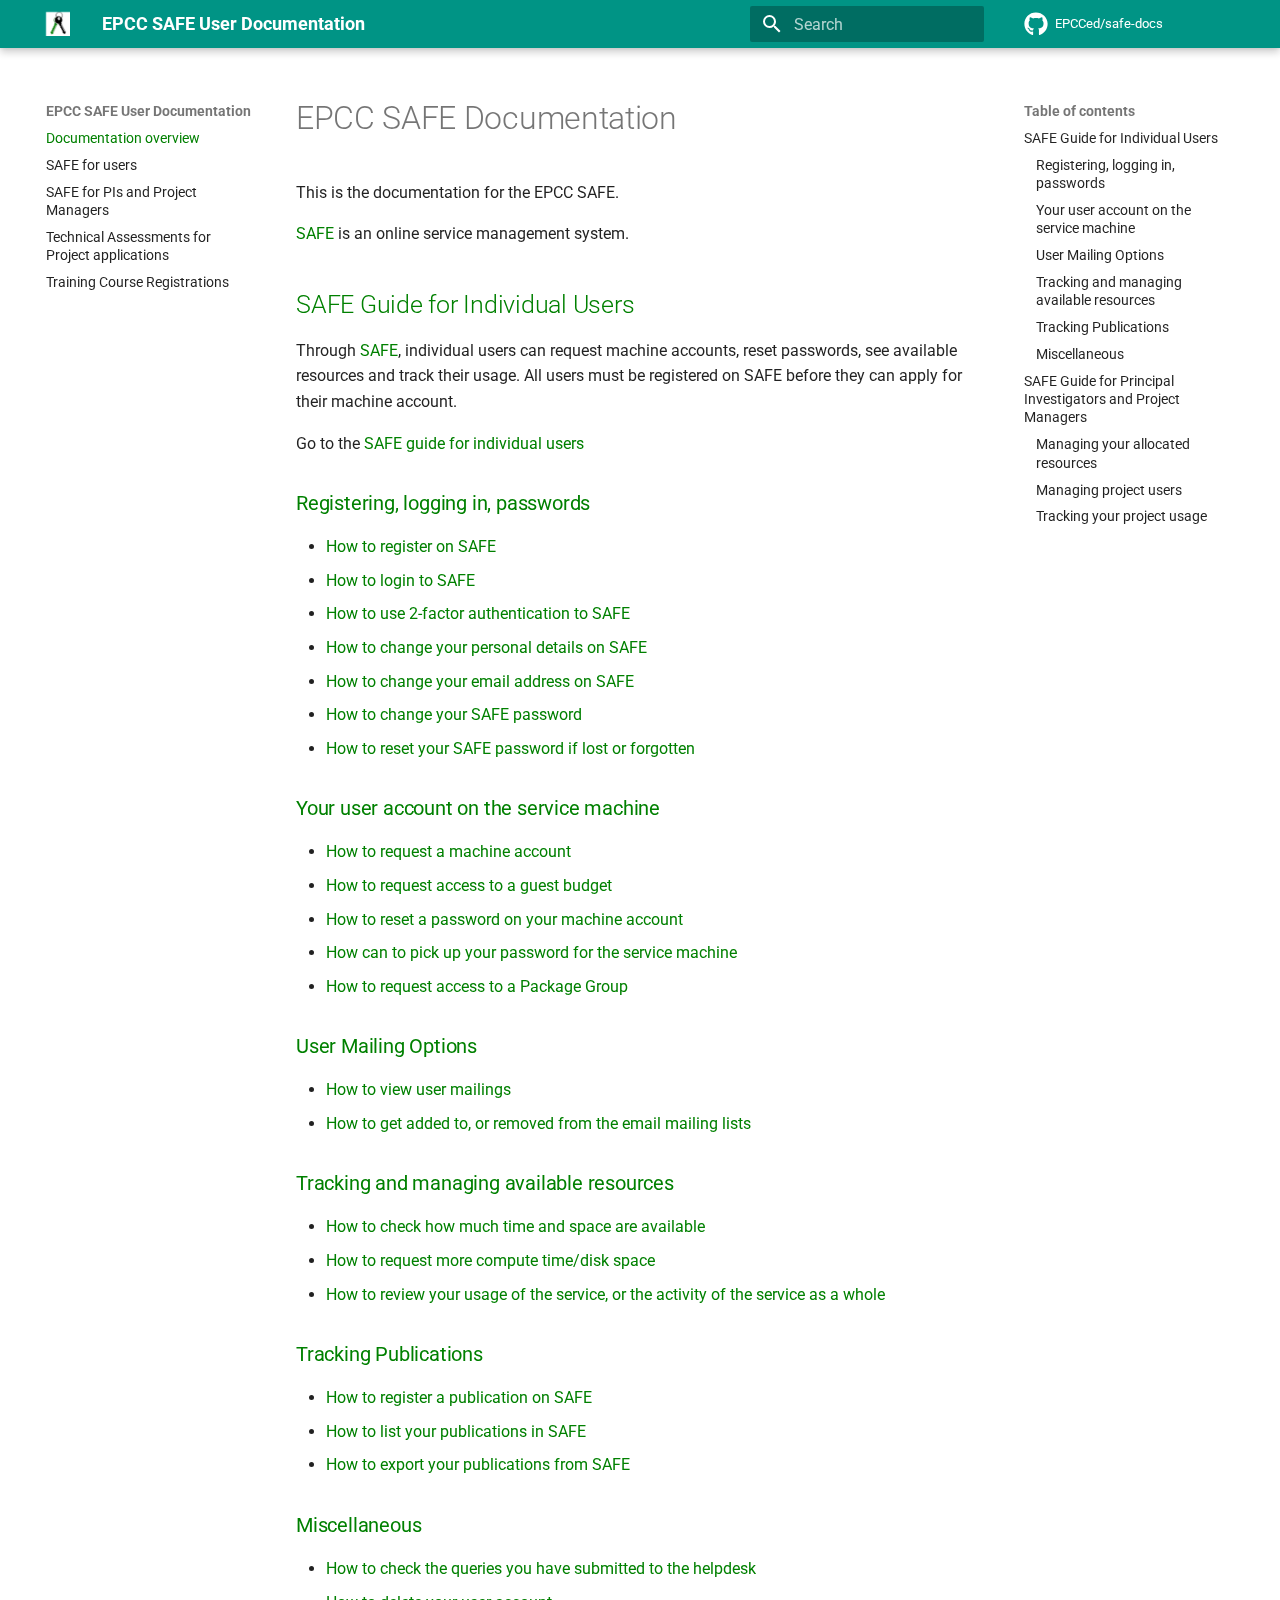
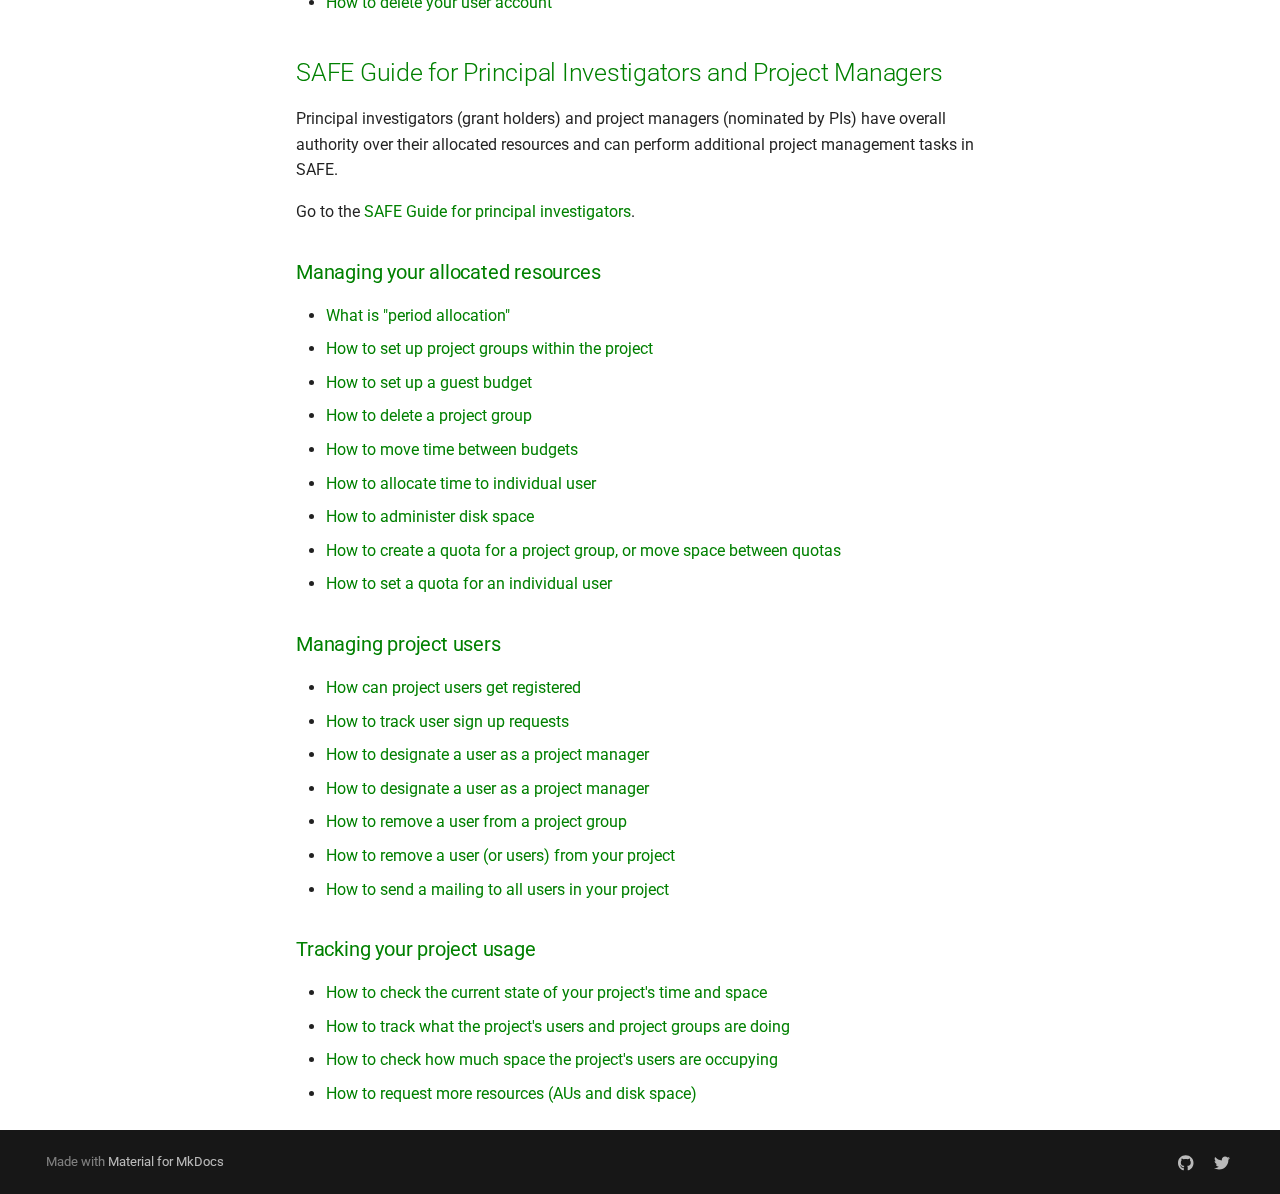
<file: index.html>
<!doctype html>
<html lang="en" class="no-js">
  <head>
    
      <meta charset="utf-8">
      <meta name="viewport" content="width=device-width,initial-scale=1">
      
      
      
      
      
        <link rel="next" href="safe-for-users/">
      
      
      <link rel="icon" href="favicon.ico">
      <meta name="generator" content="mkdocs-1.6.1, mkdocs-material-9.5.46">
    
    
      
        <title>EPCC SAFE User Documentation</title>
      
    
    
      <link rel="stylesheet" href="assets/stylesheets/main.6f8fc17f.min.css">
      
        
        <link rel="stylesheet" href="assets/stylesheets/palette.06af60db.min.css">
      
      


    
    
      
    
    
      
        
        
        <link rel="preconnect" href="https://fonts.gstatic.com" crossorigin>
        <link rel="stylesheet" href="https://fonts.googleapis.com/css?family=Roboto:300,300i,400,400i,700,700i%7CRoboto+Mono:400,400i,700,700i&display=fallback">
        <style>:root{--md-text-font:"Roboto";--md-code-font:"Roboto Mono"}</style>
      
    
    
      <link rel="stylesheet" href="stylesheets/archer2.css">
    
    <script>__md_scope=new URL(".",location),__md_hash=e=>[...e].reduce(((e,_)=>(e<<5)-e+_.charCodeAt(0)),0),__md_get=(e,_=localStorage,t=__md_scope)=>JSON.parse(_.getItem(t.pathname+"."+e)),__md_set=(e,_,t=localStorage,a=__md_scope)=>{try{t.setItem(a.pathname+"."+e,JSON.stringify(_))}catch(e){}}</script>
    
      

    
    
    
  </head>
  
  
    
    
    
    
    
    <body dir="ltr" data-md-color-scheme="teal" data-md-color-primary="teal" data-md-color-accent="indigo">
  
    
    <input class="md-toggle" data-md-toggle="drawer" type="checkbox" id="__drawer" autocomplete="off">
    <input class="md-toggle" data-md-toggle="search" type="checkbox" id="__search" autocomplete="off">
    <label class="md-overlay" for="__drawer"></label>
    <div data-md-component="skip">
      
        
        <a href="#epcc-safe-documentation" class="md-skip">
          Skip to content
        </a>
      
    </div>
    <div data-md-component="announce">
      
    </div>
    
    
      

  

<header class="md-header md-header--shadow" data-md-component="header">
  <nav class="md-header__inner md-grid" aria-label="Header">
    <a href="." title="EPCC SAFE User Documentation" class="md-header__button md-logo" aria-label="EPCC SAFE User Documentation" data-md-component="logo">
      
  <img src="images/safe-logo.png" alt="logo">

    </a>
    <label class="md-header__button md-icon" for="__drawer">
      
      <svg xmlns="http://www.w3.org/2000/svg" viewBox="0 0 24 24"><path d="M3 6h18v2H3zm0 5h18v2H3zm0 5h18v2H3z"/></svg>
    </label>
    <div class="md-header__title" data-md-component="header-title">
      <div class="md-header__ellipsis">
        <div class="md-header__topic">
          <span class="md-ellipsis">
            EPCC SAFE User Documentation
          </span>
        </div>
        <div class="md-header__topic" data-md-component="header-topic">
          <span class="md-ellipsis">
            
              Documentation overview
            
          </span>
        </div>
      </div>
    </div>
    
      
    
    
    
    
      <label class="md-header__button md-icon" for="__search">
        
        <svg xmlns="http://www.w3.org/2000/svg" viewBox="0 0 24 24"><path d="M9.5 3A6.5 6.5 0 0 1 16 9.5c0 1.61-.59 3.09-1.56 4.23l.27.27h.79l5 5-1.5 1.5-5-5v-.79l-.27-.27A6.52 6.52 0 0 1 9.5 16 6.5 6.5 0 0 1 3 9.5 6.5 6.5 0 0 1 9.5 3m0 2C7 5 5 7 5 9.5S7 14 9.5 14 14 12 14 9.5 12 5 9.5 5"/></svg>
      </label>
      <div class="md-search" data-md-component="search" role="dialog">
  <label class="md-search__overlay" for="__search"></label>
  <div class="md-search__inner" role="search">
    <form class="md-search__form" name="search">
      <input type="text" class="md-search__input" name="query" aria-label="Search" placeholder="Search" autocapitalize="off" autocorrect="off" autocomplete="off" spellcheck="false" data-md-component="search-query" required>
      <label class="md-search__icon md-icon" for="__search">
        
        <svg xmlns="http://www.w3.org/2000/svg" viewBox="0 0 24 24"><path d="M9.5 3A6.5 6.5 0 0 1 16 9.5c0 1.61-.59 3.09-1.56 4.23l.27.27h.79l5 5-1.5 1.5-5-5v-.79l-.27-.27A6.52 6.52 0 0 1 9.5 16 6.5 6.5 0 0 1 3 9.5 6.5 6.5 0 0 1 9.5 3m0 2C7 5 5 7 5 9.5S7 14 9.5 14 14 12 14 9.5 12 5 9.5 5"/></svg>
        
        <svg xmlns="http://www.w3.org/2000/svg" viewBox="0 0 24 24"><path d="M20 11v2H8l5.5 5.5-1.42 1.42L4.16 12l7.92-7.92L13.5 5.5 8 11z"/></svg>
      </label>
      <nav class="md-search__options" aria-label="Search">
        
        <button type="reset" class="md-search__icon md-icon" title="Clear" aria-label="Clear" tabindex="-1">
          
          <svg xmlns="http://www.w3.org/2000/svg" viewBox="0 0 24 24"><path d="M19 6.41 17.59 5 12 10.59 6.41 5 5 6.41 10.59 12 5 17.59 6.41 19 12 13.41 17.59 19 19 17.59 13.41 12z"/></svg>
        </button>
      </nav>
      
    </form>
    <div class="md-search__output">
      <div class="md-search__scrollwrap" tabindex="0" data-md-scrollfix>
        <div class="md-search-result" data-md-component="search-result">
          <div class="md-search-result__meta">
            Initializing search
          </div>
          <ol class="md-search-result__list" role="presentation"></ol>
        </div>
      </div>
    </div>
  </div>
</div>
    
    
      <div class="md-header__source">
        <a href="https://github.com/EPCCed/safe-docs" title="Go to repository" class="md-source" data-md-component="source">
  <div class="md-source__icon md-icon">
    
    <svg xmlns="http://www.w3.org/2000/svg" viewBox="0 0 496 512"><!--! Font Awesome Free 6.7.1 by @fontawesome - https://fontawesome.com License - https://fontawesome.com/license/free (Icons: CC BY 4.0, Fonts: SIL OFL 1.1, Code: MIT License) Copyright 2024 Fonticons, Inc.--><path d="M165.9 397.4c0 2-2.3 3.6-5.2 3.6-3.3.3-5.6-1.3-5.6-3.6 0-2 2.3-3.6 5.2-3.6 3-.3 5.6 1.3 5.6 3.6m-31.1-4.5c-.7 2 1.3 4.3 4.3 4.9 2.6 1 5.6 0 6.2-2s-1.3-4.3-4.3-5.2c-2.6-.7-5.5.3-6.2 2.3m44.2-1.7c-2.9.7-4.9 2.6-4.6 4.9.3 2 2.9 3.3 5.9 2.6 2.9-.7 4.9-2.6 4.6-4.6-.3-1.9-3-3.2-5.9-2.9M244.8 8C106.1 8 0 113.3 0 252c0 110.9 69.8 205.8 169.5 239.2 12.8 2.3 17.3-5.6 17.3-12.1 0-6.2-.3-40.4-.3-61.4 0 0-70 15-84.7-29.8 0 0-11.4-29.1-27.8-36.6 0 0-22.9-15.7 1.6-15.4 0 0 24.9 2 38.6 25.8 21.9 38.6 58.6 27.5 72.9 20.9 2.3-16 8.8-27.1 16-33.7-55.9-6.2-112.3-14.3-112.3-110.5 0-27.5 7.6-41.3 23.6-58.9-2.6-6.5-11.1-33.3 2.6-67.9 20.9-6.5 69 27 69 27 20-5.6 41.5-8.5 62.8-8.5s42.8 2.9 62.8 8.5c0 0 48.1-33.6 69-27 13.7 34.7 5.2 61.4 2.6 67.9 16 17.7 25.8 31.5 25.8 58.9 0 96.5-58.9 104.2-114.8 110.5 9.2 7.9 17 22.9 17 46.4 0 33.7-.3 75.4-.3 83.6 0 6.5 4.6 14.4 17.3 12.1C428.2 457.8 496 362.9 496 252 496 113.3 383.5 8 244.8 8M97.2 352.9c-1.3 1-1 3.3.7 5.2 1.6 1.6 3.9 2.3 5.2 1 1.3-1 1-3.3-.7-5.2-1.6-1.6-3.9-2.3-5.2-1m-10.8-8.1c-.7 1.3.3 2.9 2.3 3.9 1.6 1 3.6.7 4.3-.7.7-1.3-.3-2.9-2.3-3.9-2-.6-3.6-.3-4.3.7m32.4 35.6c-1.6 1.3-1 4.3 1.3 6.2 2.3 2.3 5.2 2.6 6.5 1 1.3-1.3.7-4.3-1.3-6.2-2.2-2.3-5.2-2.6-6.5-1m-11.4-14.7c-1.6 1-1.6 3.6 0 5.9s4.3 3.3 5.6 2.3c1.6-1.3 1.6-3.9 0-6.2-1.4-2.3-4-3.3-5.6-2"/></svg>
  </div>
  <div class="md-source__repository">
    EPCCed/safe-docs
  </div>
</a>
      </div>
    
  </nav>
  
</header>
    
    <div class="md-container" data-md-component="container">
      
      
        
          
        
      
      <main class="md-main" data-md-component="main">
        <div class="md-main__inner md-grid">
          
            
              
              <div class="md-sidebar md-sidebar--primary" data-md-component="sidebar" data-md-type="navigation" >
                <div class="md-sidebar__scrollwrap">
                  <div class="md-sidebar__inner">
                    



<nav class="md-nav md-nav--primary" aria-label="Navigation" data-md-level="0">
  <label class="md-nav__title" for="__drawer">
    <a href="." title="EPCC SAFE User Documentation" class="md-nav__button md-logo" aria-label="EPCC SAFE User Documentation" data-md-component="logo">
      
  <img src="images/safe-logo.png" alt="logo">

    </a>
    EPCC SAFE User Documentation
  </label>
  
    <div class="md-nav__source">
      <a href="https://github.com/EPCCed/safe-docs" title="Go to repository" class="md-source" data-md-component="source">
  <div class="md-source__icon md-icon">
    
    <svg xmlns="http://www.w3.org/2000/svg" viewBox="0 0 496 512"><!--! Font Awesome Free 6.7.1 by @fontawesome - https://fontawesome.com License - https://fontawesome.com/license/free (Icons: CC BY 4.0, Fonts: SIL OFL 1.1, Code: MIT License) Copyright 2024 Fonticons, Inc.--><path d="M165.9 397.4c0 2-2.3 3.6-5.2 3.6-3.3.3-5.6-1.3-5.6-3.6 0-2 2.3-3.6 5.2-3.6 3-.3 5.6 1.3 5.6 3.6m-31.1-4.5c-.7 2 1.3 4.3 4.3 4.9 2.6 1 5.6 0 6.2-2s-1.3-4.3-4.3-5.2c-2.6-.7-5.5.3-6.2 2.3m44.2-1.7c-2.9.7-4.9 2.6-4.6 4.9.3 2 2.9 3.3 5.9 2.6 2.9-.7 4.9-2.6 4.6-4.6-.3-1.9-3-3.2-5.9-2.9M244.8 8C106.1 8 0 113.3 0 252c0 110.9 69.8 205.8 169.5 239.2 12.8 2.3 17.3-5.6 17.3-12.1 0-6.2-.3-40.4-.3-61.4 0 0-70 15-84.7-29.8 0 0-11.4-29.1-27.8-36.6 0 0-22.9-15.7 1.6-15.4 0 0 24.9 2 38.6 25.8 21.9 38.6 58.6 27.5 72.9 20.9 2.3-16 8.8-27.1 16-33.7-55.9-6.2-112.3-14.3-112.3-110.5 0-27.5 7.6-41.3 23.6-58.9-2.6-6.5-11.1-33.3 2.6-67.9 20.9-6.5 69 27 69 27 20-5.6 41.5-8.5 62.8-8.5s42.8 2.9 62.8 8.5c0 0 48.1-33.6 69-27 13.7 34.7 5.2 61.4 2.6 67.9 16 17.7 25.8 31.5 25.8 58.9 0 96.5-58.9 104.2-114.8 110.5 9.2 7.9 17 22.9 17 46.4 0 33.7-.3 75.4-.3 83.6 0 6.5 4.6 14.4 17.3 12.1C428.2 457.8 496 362.9 496 252 496 113.3 383.5 8 244.8 8M97.2 352.9c-1.3 1-1 3.3.7 5.2 1.6 1.6 3.9 2.3 5.2 1 1.3-1 1-3.3-.7-5.2-1.6-1.6-3.9-2.3-5.2-1m-10.8-8.1c-.7 1.3.3 2.9 2.3 3.9 1.6 1 3.6.7 4.3-.7.7-1.3-.3-2.9-2.3-3.9-2-.6-3.6-.3-4.3.7m32.4 35.6c-1.6 1.3-1 4.3 1.3 6.2 2.3 2.3 5.2 2.6 6.5 1 1.3-1.3.7-4.3-1.3-6.2-2.2-2.3-5.2-2.6-6.5-1m-11.4-14.7c-1.6 1-1.6 3.6 0 5.9s4.3 3.3 5.6 2.3c1.6-1.3 1.6-3.9 0-6.2-1.4-2.3-4-3.3-5.6-2"/></svg>
  </div>
  <div class="md-source__repository">
    EPCCed/safe-docs
  </div>
</a>
    </div>
  
  <ul class="md-nav__list" data-md-scrollfix>
    
      
      
  
  
    
  
  
  
    <li class="md-nav__item md-nav__item--active">
      
      <input class="md-nav__toggle md-toggle" type="checkbox" id="__toc">
      
      
        
      
      
        <label class="md-nav__link md-nav__link--active" for="__toc">
          
  
  <span class="md-ellipsis">
    Documentation overview
  </span>
  

          <span class="md-nav__icon md-icon"></span>
        </label>
      
      <a href="." class="md-nav__link md-nav__link--active">
        
  
  <span class="md-ellipsis">
    Documentation overview
  </span>
  

      </a>
      
        

<nav class="md-nav md-nav--secondary" aria-label="Table of contents">
  
  
  
    
  
  
    <label class="md-nav__title" for="__toc">
      <span class="md-nav__icon md-icon"></span>
      Table of contents
    </label>
    <ul class="md-nav__list" data-md-component="toc" data-md-scrollfix>
      
        <li class="md-nav__item">
  <a href="#safe-guide-for-individual-users" class="md-nav__link">
    <span class="md-ellipsis">
      SAFE Guide for Individual Users
    </span>
  </a>
  
    <nav class="md-nav" aria-label="SAFE Guide for Individual Users">
      <ul class="md-nav__list">
        
          <li class="md-nav__item">
  <a href="#registering-logging-in-passwords" class="md-nav__link">
    <span class="md-ellipsis">
      Registering, logging in, passwords
    </span>
  </a>
  
</li>
        
          <li class="md-nav__item">
  <a href="#your-user-account-on-the-service-machine" class="md-nav__link">
    <span class="md-ellipsis">
      Your user account on the service machine
    </span>
  </a>
  
</li>
        
          <li class="md-nav__item">
  <a href="#user-mailing-options" class="md-nav__link">
    <span class="md-ellipsis">
      User Mailing Options
    </span>
  </a>
  
</li>
        
          <li class="md-nav__item">
  <a href="#tracking-and-managing-available-resources" class="md-nav__link">
    <span class="md-ellipsis">
      Tracking and managing available resources
    </span>
  </a>
  
</li>
        
          <li class="md-nav__item">
  <a href="#tracking-publications" class="md-nav__link">
    <span class="md-ellipsis">
      Tracking Publications
    </span>
  </a>
  
</li>
        
          <li class="md-nav__item">
  <a href="#miscellaneous" class="md-nav__link">
    <span class="md-ellipsis">
      Miscellaneous
    </span>
  </a>
  
</li>
        
      </ul>
    </nav>
  
</li>
      
        <li class="md-nav__item">
  <a href="#safe-guide-for-principal-investigators-and-project-managers" class="md-nav__link">
    <span class="md-ellipsis">
      SAFE Guide for Principal Investigators and Project Managers
    </span>
  </a>
  
    <nav class="md-nav" aria-label="SAFE Guide for Principal Investigators and Project Managers">
      <ul class="md-nav__list">
        
          <li class="md-nav__item">
  <a href="#managing-your-allocated-resources" class="md-nav__link">
    <span class="md-ellipsis">
      Managing your allocated resources
    </span>
  </a>
  
</li>
        
          <li class="md-nav__item">
  <a href="#managing-project-users" class="md-nav__link">
    <span class="md-ellipsis">
      Managing project users
    </span>
  </a>
  
</li>
        
          <li class="md-nav__item">
  <a href="#tracking-your-project-usage" class="md-nav__link">
    <span class="md-ellipsis">
      Tracking your project usage
    </span>
  </a>
  
</li>
        
      </ul>
    </nav>
  
</li>
      
    </ul>
  
</nav>
      
    </li>
  

    
      
      
  
  
  
  
    <li class="md-nav__item">
      <a href="safe-for-users/" class="md-nav__link">
        
  
  <span class="md-ellipsis">
    SAFE for users
  </span>
  

      </a>
    </li>
  

    
      
      
  
  
  
  
    <li class="md-nav__item">
      <a href="safe-for-managers/" class="md-nav__link">
        
  
  <span class="md-ellipsis">
    SAFE for PIs and Project Managers
  </span>
  

      </a>
    </li>
  

    
      
      
  
  
  
  
    <li class="md-nav__item">
      <a href="tas/" class="md-nav__link">
        
  
  <span class="md-ellipsis">
    Technical Assessments for Project applications
  </span>
  

      </a>
    </li>
  

    
      
      
  
  
  
  
    <li class="md-nav__item">
      <a href="training-registrations/" class="md-nav__link">
        
  
  <span class="md-ellipsis">
    Training Course Registrations
  </span>
  

      </a>
    </li>
  

    
  </ul>
</nav>
                  </div>
                </div>
              </div>
            
            
              
              <div class="md-sidebar md-sidebar--secondary" data-md-component="sidebar" data-md-type="toc" >
                <div class="md-sidebar__scrollwrap">
                  <div class="md-sidebar__inner">
                    

<nav class="md-nav md-nav--secondary" aria-label="Table of contents">
  
  
  
    
  
  
    <label class="md-nav__title" for="__toc">
      <span class="md-nav__icon md-icon"></span>
      Table of contents
    </label>
    <ul class="md-nav__list" data-md-component="toc" data-md-scrollfix>
      
        <li class="md-nav__item">
  <a href="#safe-guide-for-individual-users" class="md-nav__link">
    <span class="md-ellipsis">
      SAFE Guide for Individual Users
    </span>
  </a>
  
    <nav class="md-nav" aria-label="SAFE Guide for Individual Users">
      <ul class="md-nav__list">
        
          <li class="md-nav__item">
  <a href="#registering-logging-in-passwords" class="md-nav__link">
    <span class="md-ellipsis">
      Registering, logging in, passwords
    </span>
  </a>
  
</li>
        
          <li class="md-nav__item">
  <a href="#your-user-account-on-the-service-machine" class="md-nav__link">
    <span class="md-ellipsis">
      Your user account on the service machine
    </span>
  </a>
  
</li>
        
          <li class="md-nav__item">
  <a href="#user-mailing-options" class="md-nav__link">
    <span class="md-ellipsis">
      User Mailing Options
    </span>
  </a>
  
</li>
        
          <li class="md-nav__item">
  <a href="#tracking-and-managing-available-resources" class="md-nav__link">
    <span class="md-ellipsis">
      Tracking and managing available resources
    </span>
  </a>
  
</li>
        
          <li class="md-nav__item">
  <a href="#tracking-publications" class="md-nav__link">
    <span class="md-ellipsis">
      Tracking Publications
    </span>
  </a>
  
</li>
        
          <li class="md-nav__item">
  <a href="#miscellaneous" class="md-nav__link">
    <span class="md-ellipsis">
      Miscellaneous
    </span>
  </a>
  
</li>
        
      </ul>
    </nav>
  
</li>
      
        <li class="md-nav__item">
  <a href="#safe-guide-for-principal-investigators-and-project-managers" class="md-nav__link">
    <span class="md-ellipsis">
      SAFE Guide for Principal Investigators and Project Managers
    </span>
  </a>
  
    <nav class="md-nav" aria-label="SAFE Guide for Principal Investigators and Project Managers">
      <ul class="md-nav__list">
        
          <li class="md-nav__item">
  <a href="#managing-your-allocated-resources" class="md-nav__link">
    <span class="md-ellipsis">
      Managing your allocated resources
    </span>
  </a>
  
</li>
        
          <li class="md-nav__item">
  <a href="#managing-project-users" class="md-nav__link">
    <span class="md-ellipsis">
      Managing project users
    </span>
  </a>
  
</li>
        
          <li class="md-nav__item">
  <a href="#tracking-your-project-usage" class="md-nav__link">
    <span class="md-ellipsis">
      Tracking your project usage
    </span>
  </a>
  
</li>
        
      </ul>
    </nav>
  
</li>
      
    </ul>
  
</nav>
                  </div>
                </div>
              </div>
            
          
          
            <div class="md-content" data-md-component="content">
              <article class="md-content__inner md-typeset">
                
                  

  
  


<h1 id="epcc-safe-documentation">EPCC SAFE Documentation</h1>
<p>This is the documentation for the EPCC SAFE.</p>
<p><a href="https://safe.epcc.ed.ac.uk/">SAFE</a> is an online service management system. </p>
<h2 id="safe-guide-for-individual-users"><a href="safe-for-users">SAFE Guide for Individual Users</a></h2>
<p>Through <a href="https://safe.epcc.ed.ac.uk/">SAFE</a>, individual users can request machine accounts, reset passwords, see available resources and track their usage. All users must be registered on SAFE before they can apply for their machine account. </p>
<p>Go to the <a href="safe-for-users">SAFE guide for individual users</a></p>
<h3 id="registering-logging-in-passwords"><a href="safe-for-users#reg-log-pass">Registering, logging in, passwords</a></h3>
<ul>
<li><a href="safe-for-users#register">How to register on SAFE</a></li>
<li><a href="safe-for-users#login">How to login to SAFE</a></li>
<li><a href="safe-for-users#2fac">How to use 2-factor authentication to SAFE</a></li>
<li><a href="safe-for-users#details">How to change your personal details on SAFE</a></li>
<li><a href="safe-for-users#chemail">How to change your email address on SAFE</a></li>
<li><a href="safe-for-users#chpass">How to change your SAFE password</a></li>
<li><a href="safe-for-users#reset">How to reset your SAFE password if lost or forgotten</a></li>
</ul>
<h3 id="your-user-account-on-the-service-machine"><a href="safe-for-users#machac">Your user account on the service machine</a></h3>
<ul>
<li><a href="safe-for-users#getac">How to request a machine account</a></li>
<li><a href="safe-for-users#accguest">How to request access to a guest budget</a></li>
<li><a href="safe-for-users#reset_machine">How to reset a password on your machine account</a></li>
<li><a href="safe-for-users#getpass">How can to pick up your password for the service machine</a></li>
<li><a href="safe-for-users#package-group">How to request access to a Package Group</a></li>
</ul>
<h3 id="user-mailing-options"><a href="safe-for-users#user-mailing">User Mailing Options</a></h3>
<ul>
<li><a href="safe-for-users#mailings">How to view user mailings</a></li>
<li><a href="safe-for-users#mlist">How to get added to, or removed from the email mailing lists</a></li>
</ul>
<h3 id="tracking-and-managing-available-resources"><a href="safe-for-users#tracking">Tracking and managing available resources</a></h3>
<ul>
<li><a href="safe-for-users#ures">How to check how much time and space are available</a></li>
<li><a href="safe-for-users#resources">How to request more compute time/disk space</a></li>
<li><a href="safe-for-users#uhist">How to review your usage of the service, or the activity of the service as a whole</a></li>
</ul>
<h3 id="tracking-publications"><a href="safe-for-users#pubs">Tracking Publications</a></h3>
<ul>
<li><a href="safe-for-users#regdoi">How to register a publication on SAFE</a></li>
<li><a href="safe-for-users#listdoi">How to list your publications in SAFE</a></li>
<li><a href="safe-for-users#exportdoi">How to export your publications from SAFE</a></li>
</ul>
<h3 id="miscellaneous"><a href="safe-for-users#miscellaneous">Miscellaneous</a></h3>
<ul>
<li><a href="safe-for-users#checkq">How to check the queries you have submitted to the helpdesk</a></li>
<li><a href="safe-for-users#delacc">How to delete your user account</a></li>
</ul>
<h2 id="safe-guide-for-principal-investigators-and-project-managers"><a href="safe-for-managers">SAFE Guide for Principal Investigators and Project Managers</a></h2>
<p>Principal investigators (grant holders) and project managers (nominated by PIs) have overall authority over their allocated resources and can perform additional project management tasks in SAFE. </p>
<p>Go to the <a href="safe-for-managers">SAFE Guide for principal investigators</a>.</p>
<h3 id="managing-your-allocated-resources"><a href="safe-for-managers#managing-resources">Managing your allocated resources</a></h3>
<ul>
<li><a href="safe-for-managers#period">What is "period allocation"</a></li>
<li><a href="safe-for-managers#projgrp">How to set up project groups within the project</a></li>
<li><a href="safe-for-managers#projgrp">How to set up a guest budget</a></li>
<li><a href="safe-for-managers#delgrp">How to delete a project group</a></li>
<li><a href="afe-for-managers#mvtime">How to move time between budgets</a></li>
<li><a href="safe-for-managers#oneuser">How to allocate time to individual user</a></li>
<li><a href="safe-for-managers#space">How to  administer disk space</a></li>
<li><a href="safe-for-managers#mvspace">How to create a quota for a project group, or move space between quotas</a></li>
<li><a href="safe-for-managers#persquota">How to set a quota for an individual user</a></li>
</ul>
<h3 id="managing-project-users"><a href="safe-for-managers#managing-users">Managing project users</a></h3>
<ul>
<li><a href="safe-for-managers#regusers">How can project users get registered</a></li>
<li><a href="safe-for-managers#signup">How to track user sign up requests</a></li>
<li><a href="safe-for-managers#projman">How to designate a user as a project manager</a></li>
<li><a href="safe-for-managers#addu">How to designate a user as a project manager</a></li>
<li><a href="safe-for-managers#remu">How to remove a user from a project group</a></li>
<li><a href="safe-for-managers#remuser">How to remove a user (or users) from your project</a></li>
<li><a href="safe-for-managers#projmailing">How to send a mailing to all users in your project</a></li>
</ul>
<h3 id="tracking-your-project-usage"><a href="safe-for-managers#track-usage">Tracking your project usage</a></h3>
<ul>
<li><a href="safe-for-managers#snap">How to check the current state of your project's time and space</a></li>
<li><a href="safe-for-managers#phist">How to track what the project's users and project groups are doing</a></li>
<li><a href="safe-for-managers#udisk">How to check how much space the  project's users are occupying</a></li>
<li><a href="safe-for-managers#more">How to request more resources (AUs and disk space)</a></li>
</ul>












                
              </article>
            </div>
          
          
<script>var target=document.getElementById(location.hash.slice(1));target&&target.name&&(target.checked=target.name.startsWith("__tabbed_"))</script>
        </div>
        
      </main>
      
        <footer class="md-footer">
  
  <div class="md-footer-meta md-typeset">
    <div class="md-footer-meta__inner md-grid">
      <div class="md-copyright">
  
  
    Made with
    <a href="https://squidfunk.github.io/mkdocs-material/" target="_blank" rel="noopener">
      Material for MkDocs
    </a>
  
</div>
      
        <div class="md-social">
  
    
    
    
    
      
      
    
    <a href="https://github.com/EPCCed" target="_blank" rel="noopener" title="github.com" class="md-social__link">
      <svg xmlns="http://www.w3.org/2000/svg" viewBox="0 0 496 512"><!--! Font Awesome Free 6.7.1 by @fontawesome - https://fontawesome.com License - https://fontawesome.com/license/free (Icons: CC BY 4.0, Fonts: SIL OFL 1.1, Code: MIT License) Copyright 2024 Fonticons, Inc.--><path d="M165.9 397.4c0 2-2.3 3.6-5.2 3.6-3.3.3-5.6-1.3-5.6-3.6 0-2 2.3-3.6 5.2-3.6 3-.3 5.6 1.3 5.6 3.6m-31.1-4.5c-.7 2 1.3 4.3 4.3 4.9 2.6 1 5.6 0 6.2-2s-1.3-4.3-4.3-5.2c-2.6-.7-5.5.3-6.2 2.3m44.2-1.7c-2.9.7-4.9 2.6-4.6 4.9.3 2 2.9 3.3 5.9 2.6 2.9-.7 4.9-2.6 4.6-4.6-.3-1.9-3-3.2-5.9-2.9M244.8 8C106.1 8 0 113.3 0 252c0 110.9 69.8 205.8 169.5 239.2 12.8 2.3 17.3-5.6 17.3-12.1 0-6.2-.3-40.4-.3-61.4 0 0-70 15-84.7-29.8 0 0-11.4-29.1-27.8-36.6 0 0-22.9-15.7 1.6-15.4 0 0 24.9 2 38.6 25.8 21.9 38.6 58.6 27.5 72.9 20.9 2.3-16 8.8-27.1 16-33.7-55.9-6.2-112.3-14.3-112.3-110.5 0-27.5 7.6-41.3 23.6-58.9-2.6-6.5-11.1-33.3 2.6-67.9 20.9-6.5 69 27 69 27 20-5.6 41.5-8.5 62.8-8.5s42.8 2.9 62.8 8.5c0 0 48.1-33.6 69-27 13.7 34.7 5.2 61.4 2.6 67.9 16 17.7 25.8 31.5 25.8 58.9 0 96.5-58.9 104.2-114.8 110.5 9.2 7.9 17 22.9 17 46.4 0 33.7-.3 75.4-.3 83.6 0 6.5 4.6 14.4 17.3 12.1C428.2 457.8 496 362.9 496 252 496 113.3 383.5 8 244.8 8M97.2 352.9c-1.3 1-1 3.3.7 5.2 1.6 1.6 3.9 2.3 5.2 1 1.3-1 1-3.3-.7-5.2-1.6-1.6-3.9-2.3-5.2-1m-10.8-8.1c-.7 1.3.3 2.9 2.3 3.9 1.6 1 3.6.7 4.3-.7.7-1.3-.3-2.9-2.3-3.9-2-.6-3.6-.3-4.3.7m32.4 35.6c-1.6 1.3-1 4.3 1.3 6.2 2.3 2.3 5.2 2.6 6.5 1 1.3-1.3.7-4.3-1.3-6.2-2.2-2.3-5.2-2.6-6.5-1m-11.4-14.7c-1.6 1-1.6 3.6 0 5.9s4.3 3.3 5.6 2.3c1.6-1.3 1.6-3.9 0-6.2-1.4-2.3-4-3.3-5.6-2"/></svg>
    </a>
  
    
    
    
    
      
      
    
    <a href="https://twitter.com/EPCCed" target="_blank" rel="noopener" title="twitter.com" class="md-social__link">
      <svg xmlns="http://www.w3.org/2000/svg" viewBox="0 0 512 512"><!--! Font Awesome Free 6.7.1 by @fontawesome - https://fontawesome.com License - https://fontawesome.com/license/free (Icons: CC BY 4.0, Fonts: SIL OFL 1.1, Code: MIT License) Copyright 2024 Fonticons, Inc.--><path d="M459.37 151.716c.325 4.548.325 9.097.325 13.645 0 138.72-105.583 298.558-298.558 298.558-59.452 0-114.68-17.219-161.137-47.106 8.447.974 16.568 1.299 25.34 1.299 49.055 0 94.213-16.568 130.274-44.832-46.132-.975-84.792-31.188-98.112-72.772 6.498.974 12.995 1.624 19.818 1.624 9.421 0 18.843-1.3 27.614-3.573-48.081-9.747-84.143-51.98-84.143-102.985v-1.299c13.969 7.797 30.214 12.67 47.431 13.319-28.264-18.843-46.781-51.005-46.781-87.391 0-19.492 5.197-37.36 14.294-52.954 51.655 63.675 129.3 105.258 216.365 109.807-1.624-7.797-2.599-15.918-2.599-24.04 0-57.828 46.782-104.934 104.934-104.934 30.213 0 57.502 12.67 76.67 33.137 23.715-4.548 46.456-13.32 66.599-25.34-7.798 24.366-24.366 44.833-46.132 57.827 21.117-2.273 41.584-8.122 60.426-16.243-14.292 20.791-32.161 39.308-52.628 54.253"/></svg>
    </a>
  
</div>
      
    </div>
  </div>
</footer>
      
    </div>
    <div class="md-dialog" data-md-component="dialog">
      <div class="md-dialog__inner md-typeset"></div>
    </div>
    
    
    <script id="__config" type="application/json">{"base": ".", "features": ["tabs"], "search": "assets/javascripts/workers/search.6ce7567c.min.js", "translations": {"clipboard.copied": "Copied to clipboard", "clipboard.copy": "Copy to clipboard", "search.result.more.one": "1 more on this page", "search.result.more.other": "# more on this page", "search.result.none": "No matching documents", "search.result.one": "1 matching document", "search.result.other": "# matching documents", "search.result.placeholder": "Type to start searching", "search.result.term.missing": "Missing", "select.version": "Select version"}}</script>
    
    
      <script src="assets/javascripts/bundle.83f73b43.min.js"></script>
      
    
  </body>
</html>
</file>
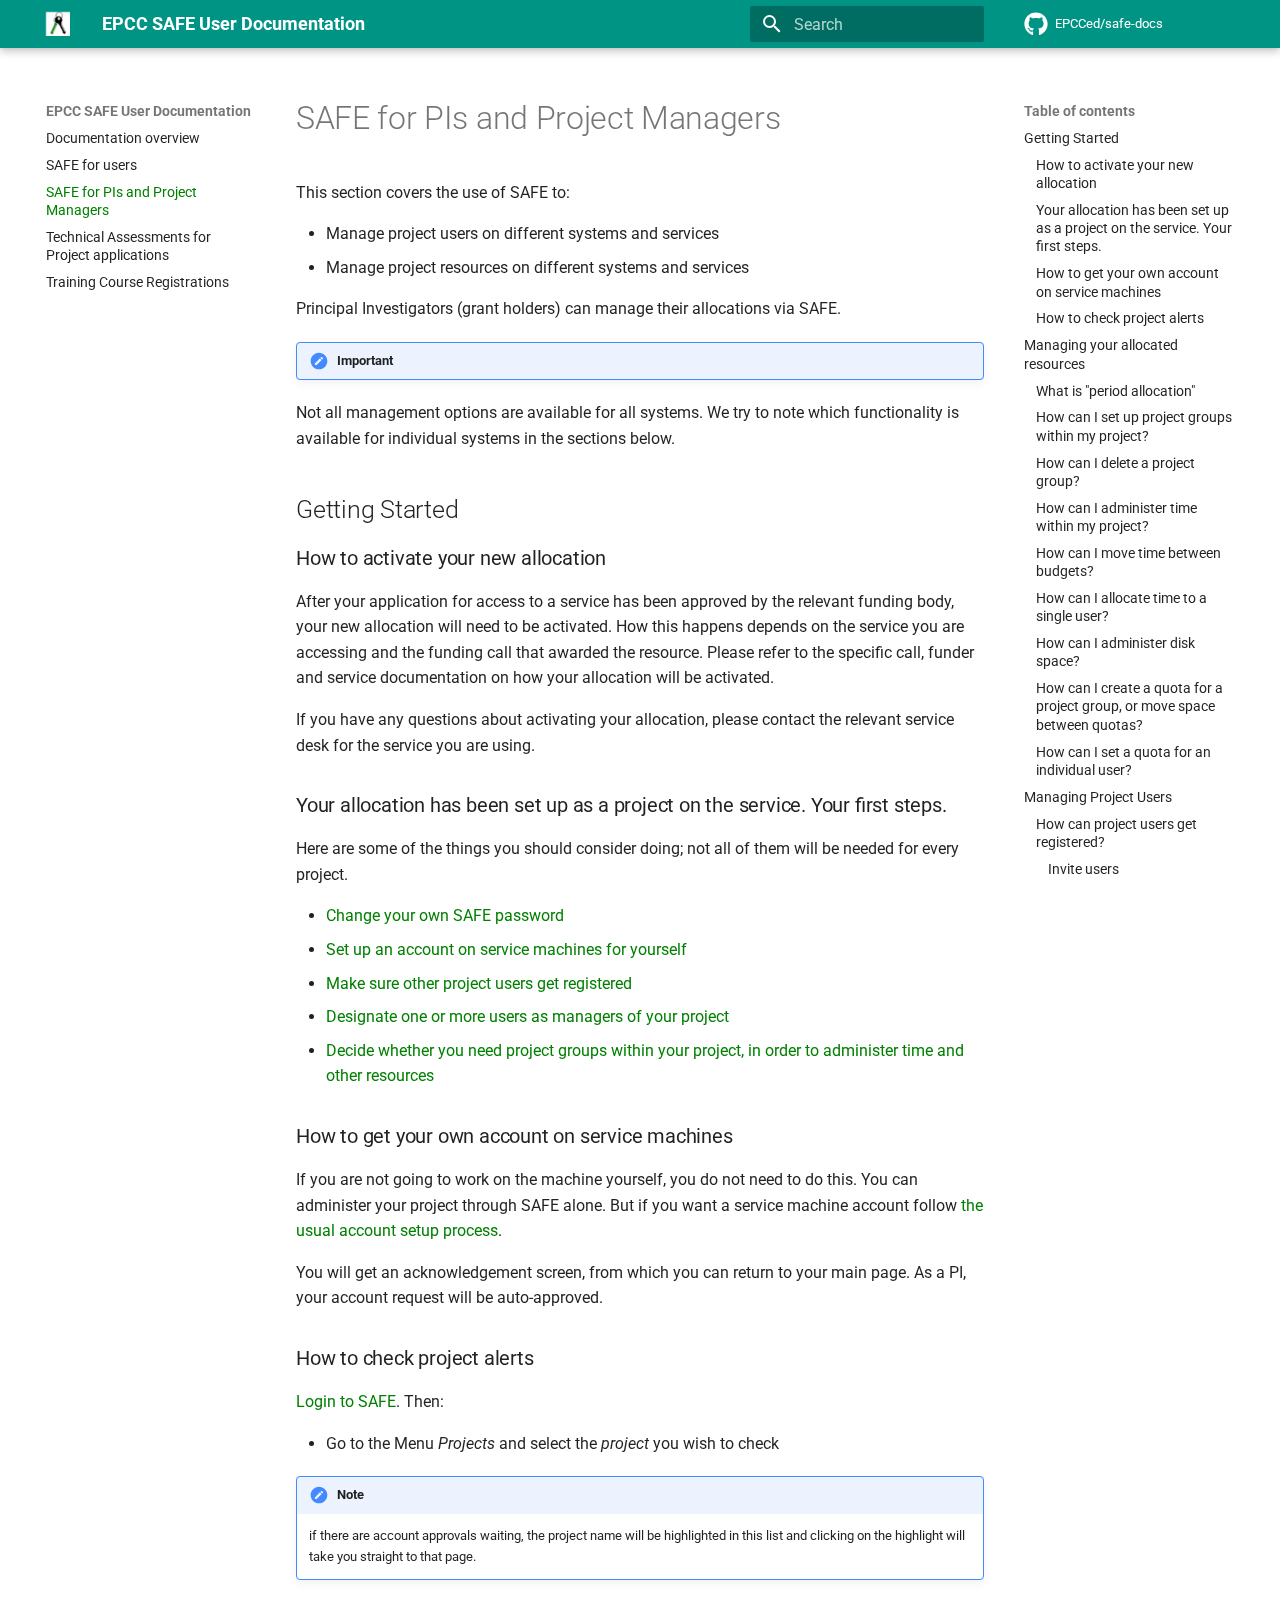
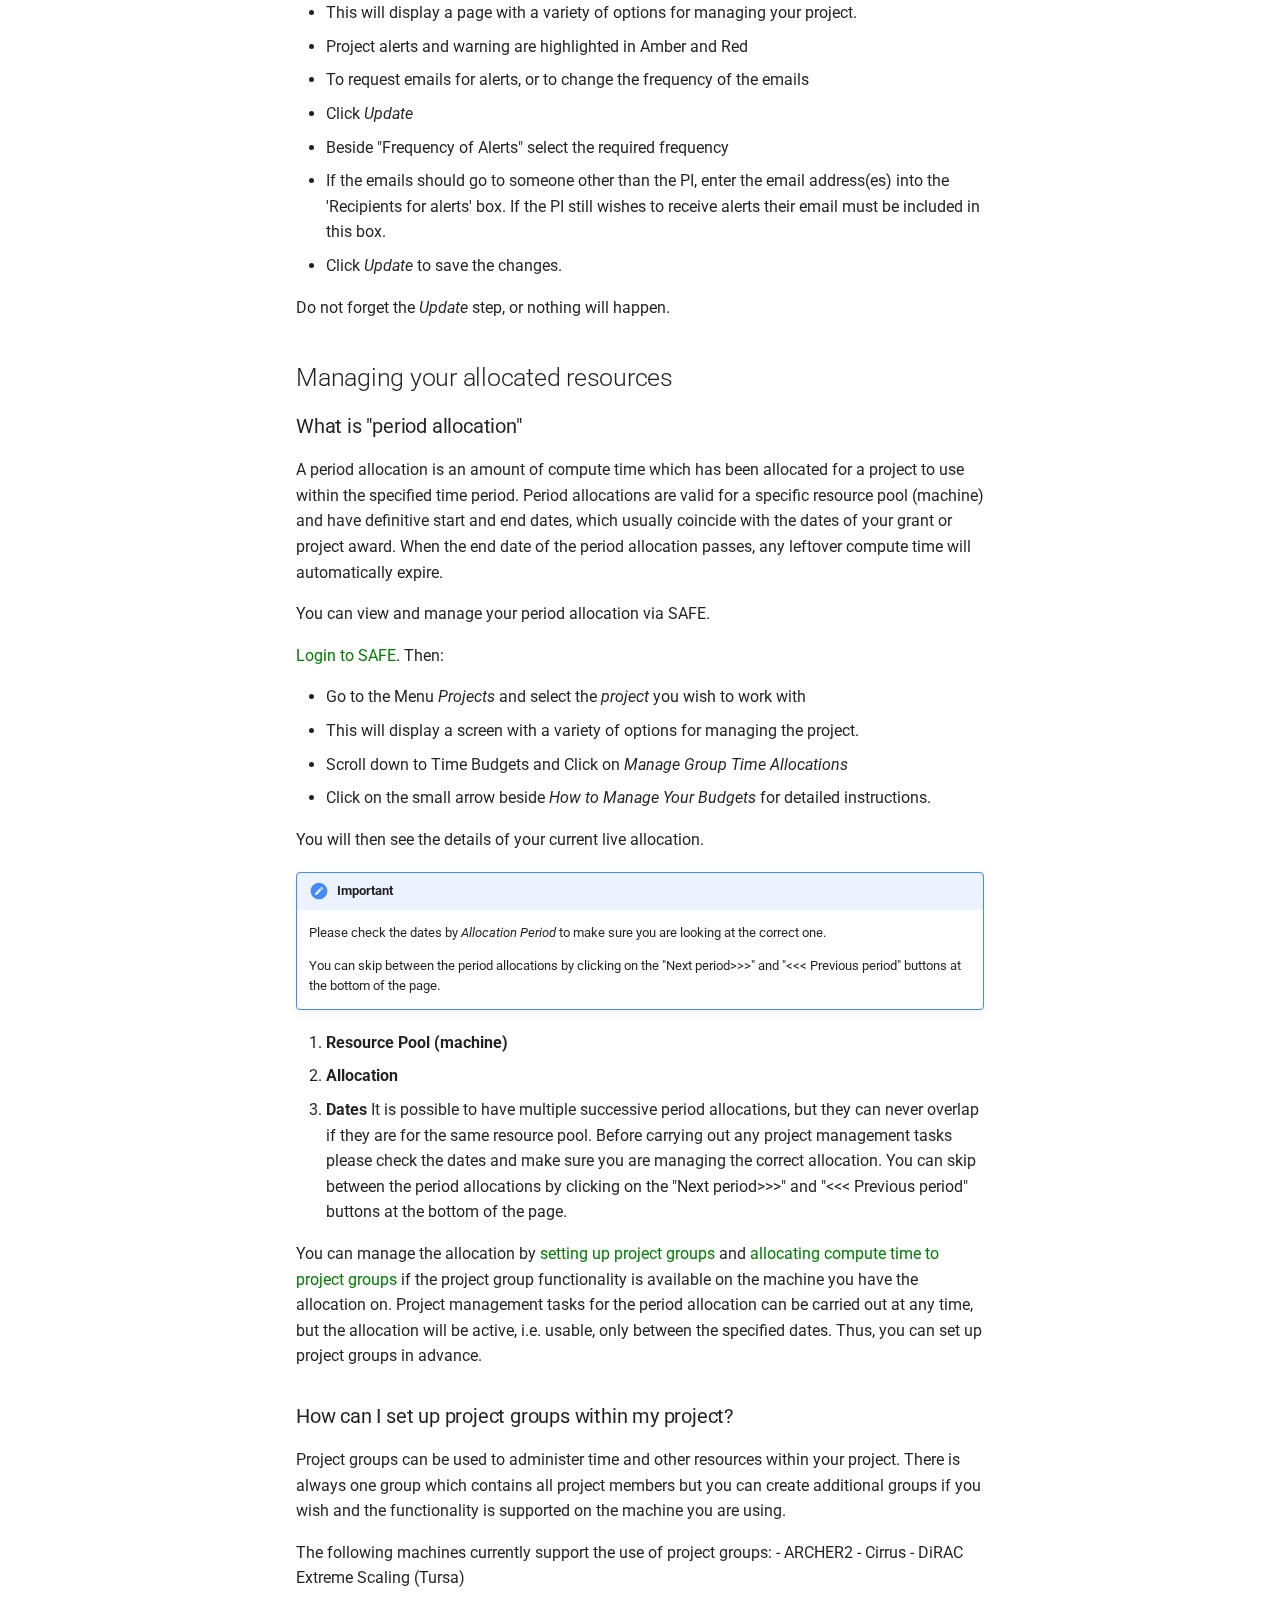
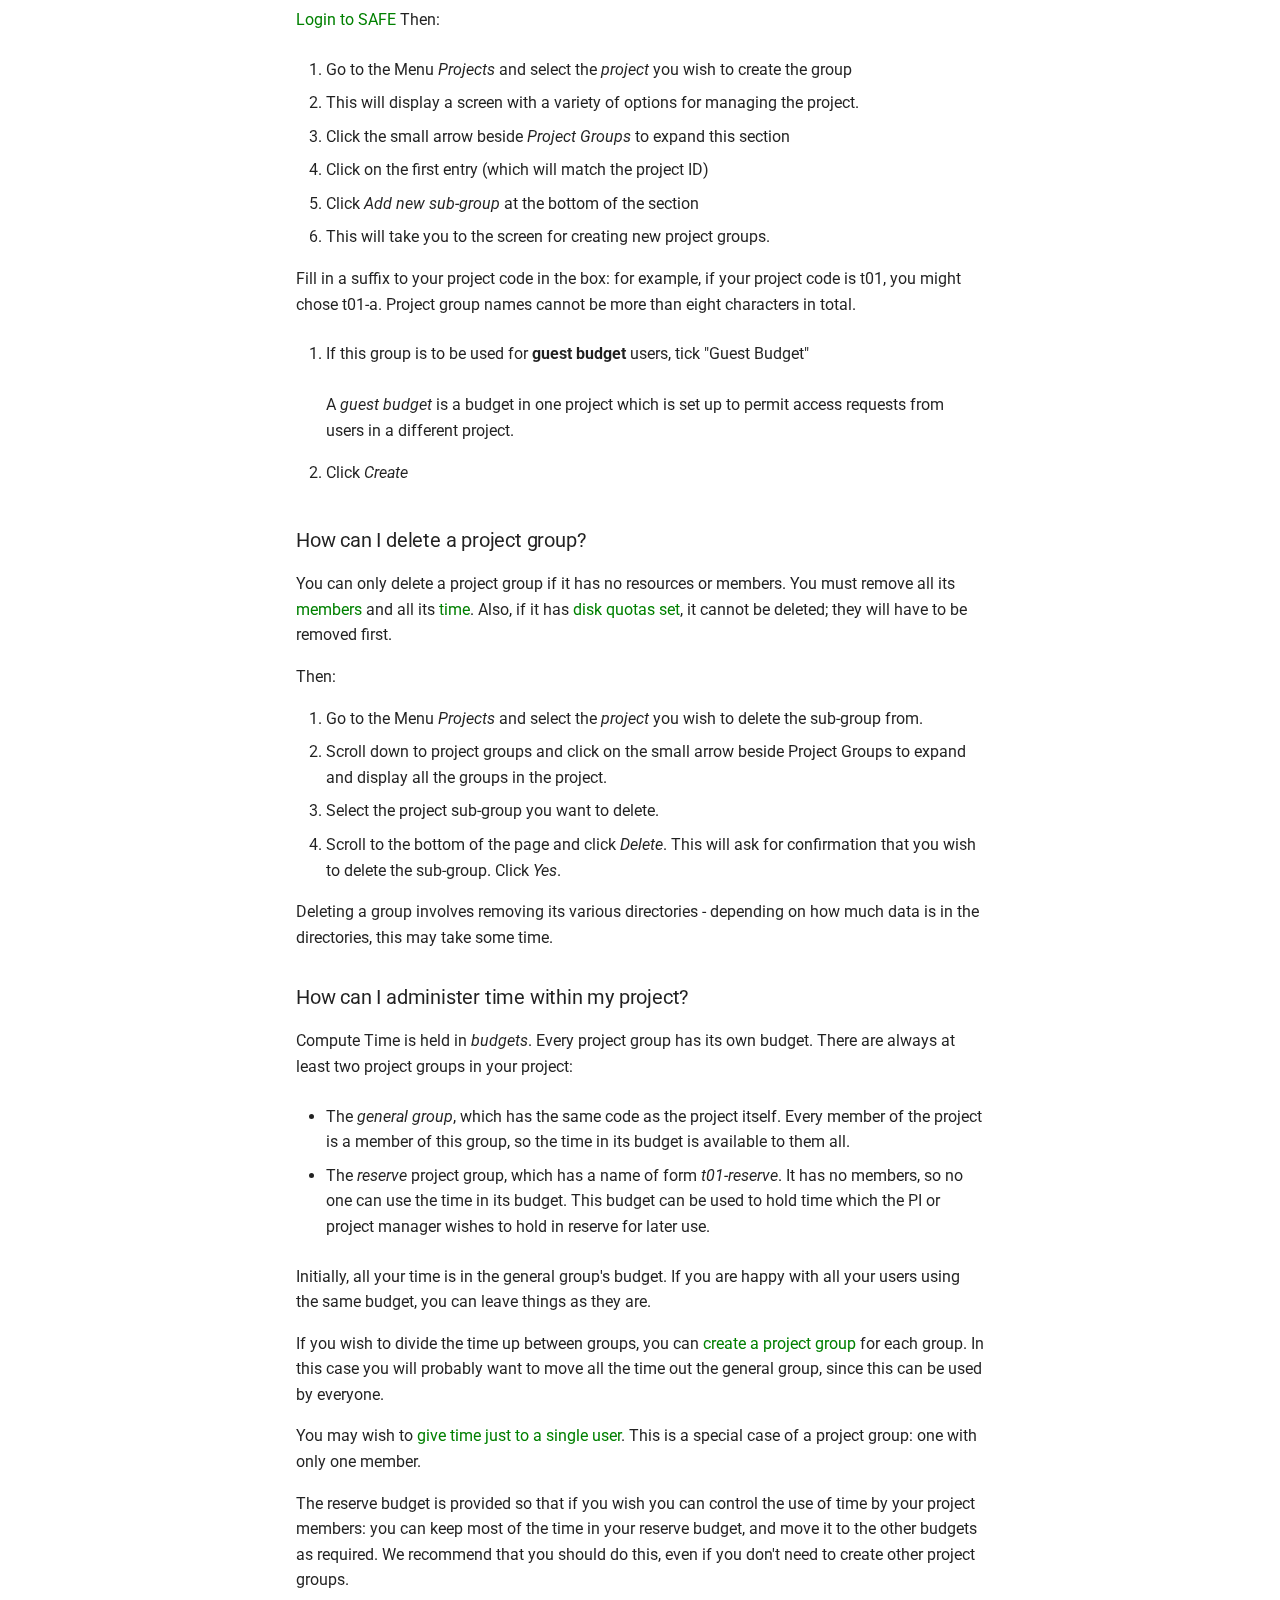
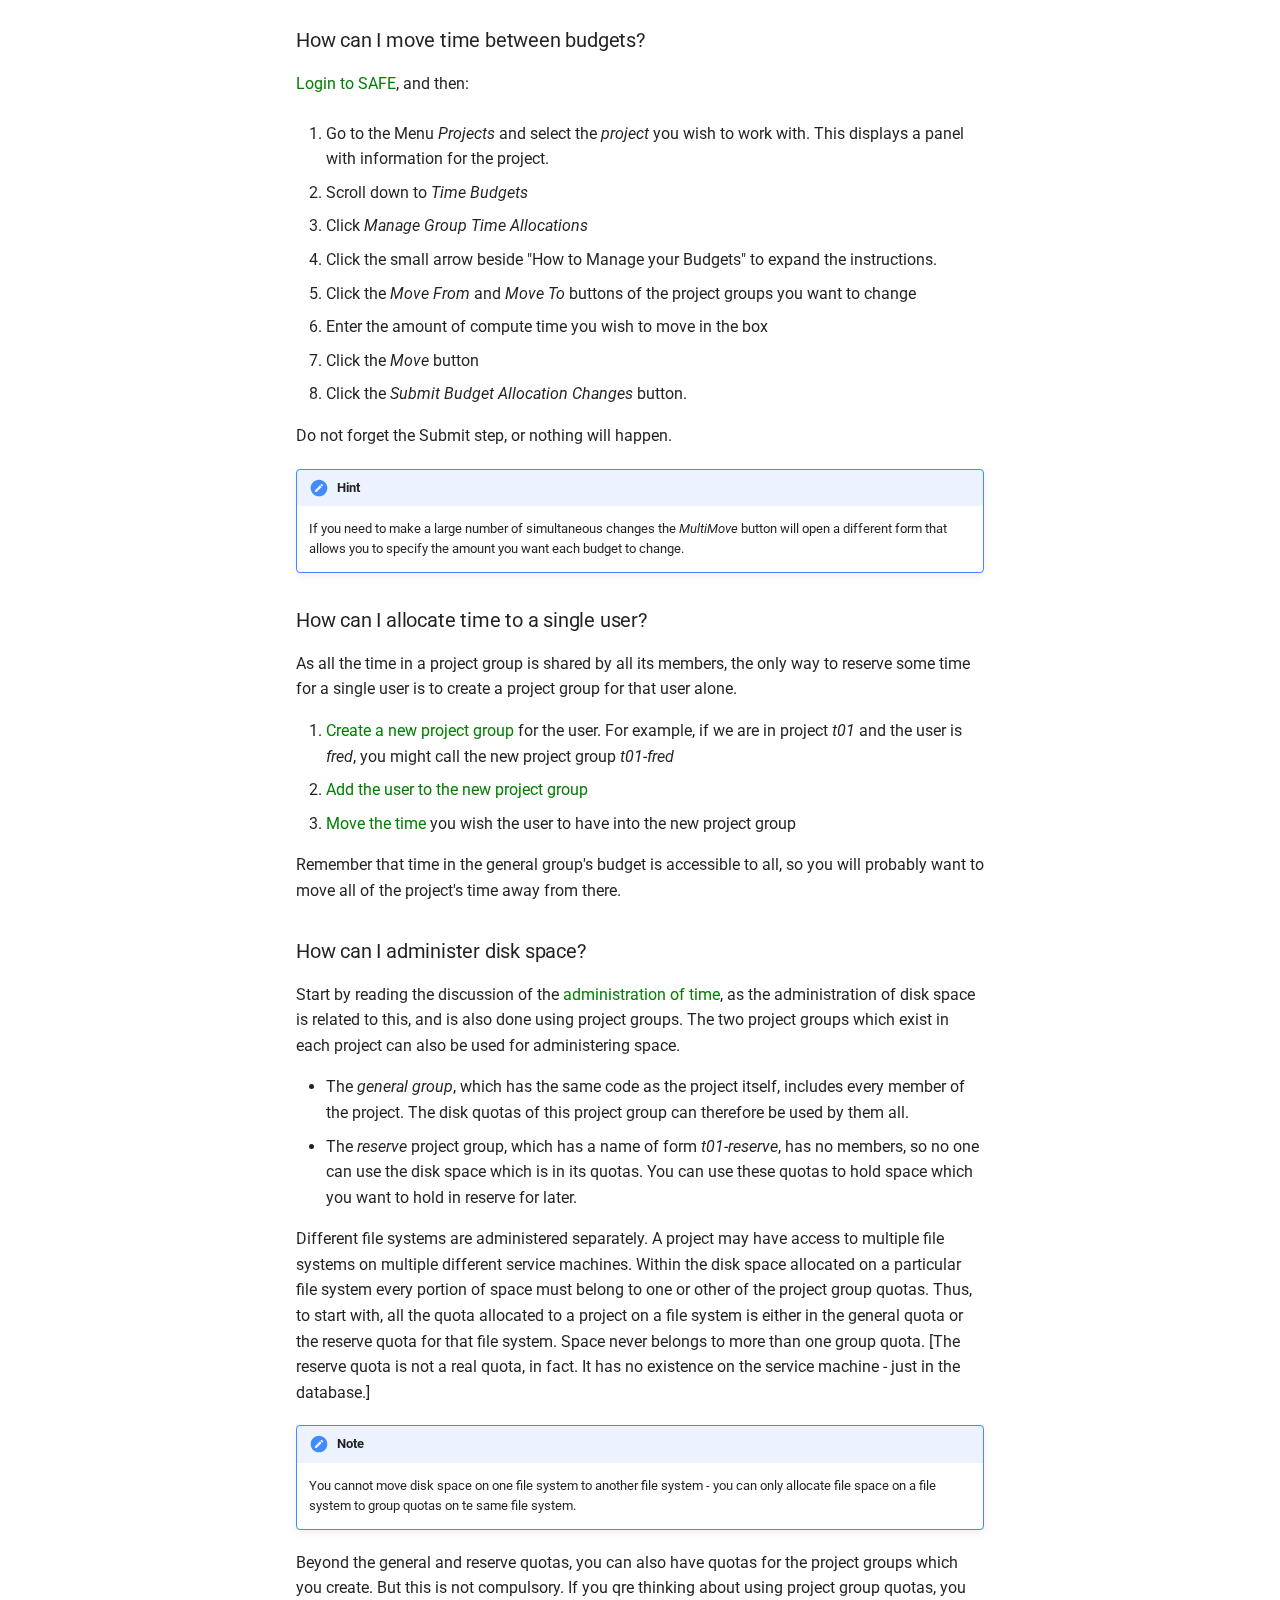
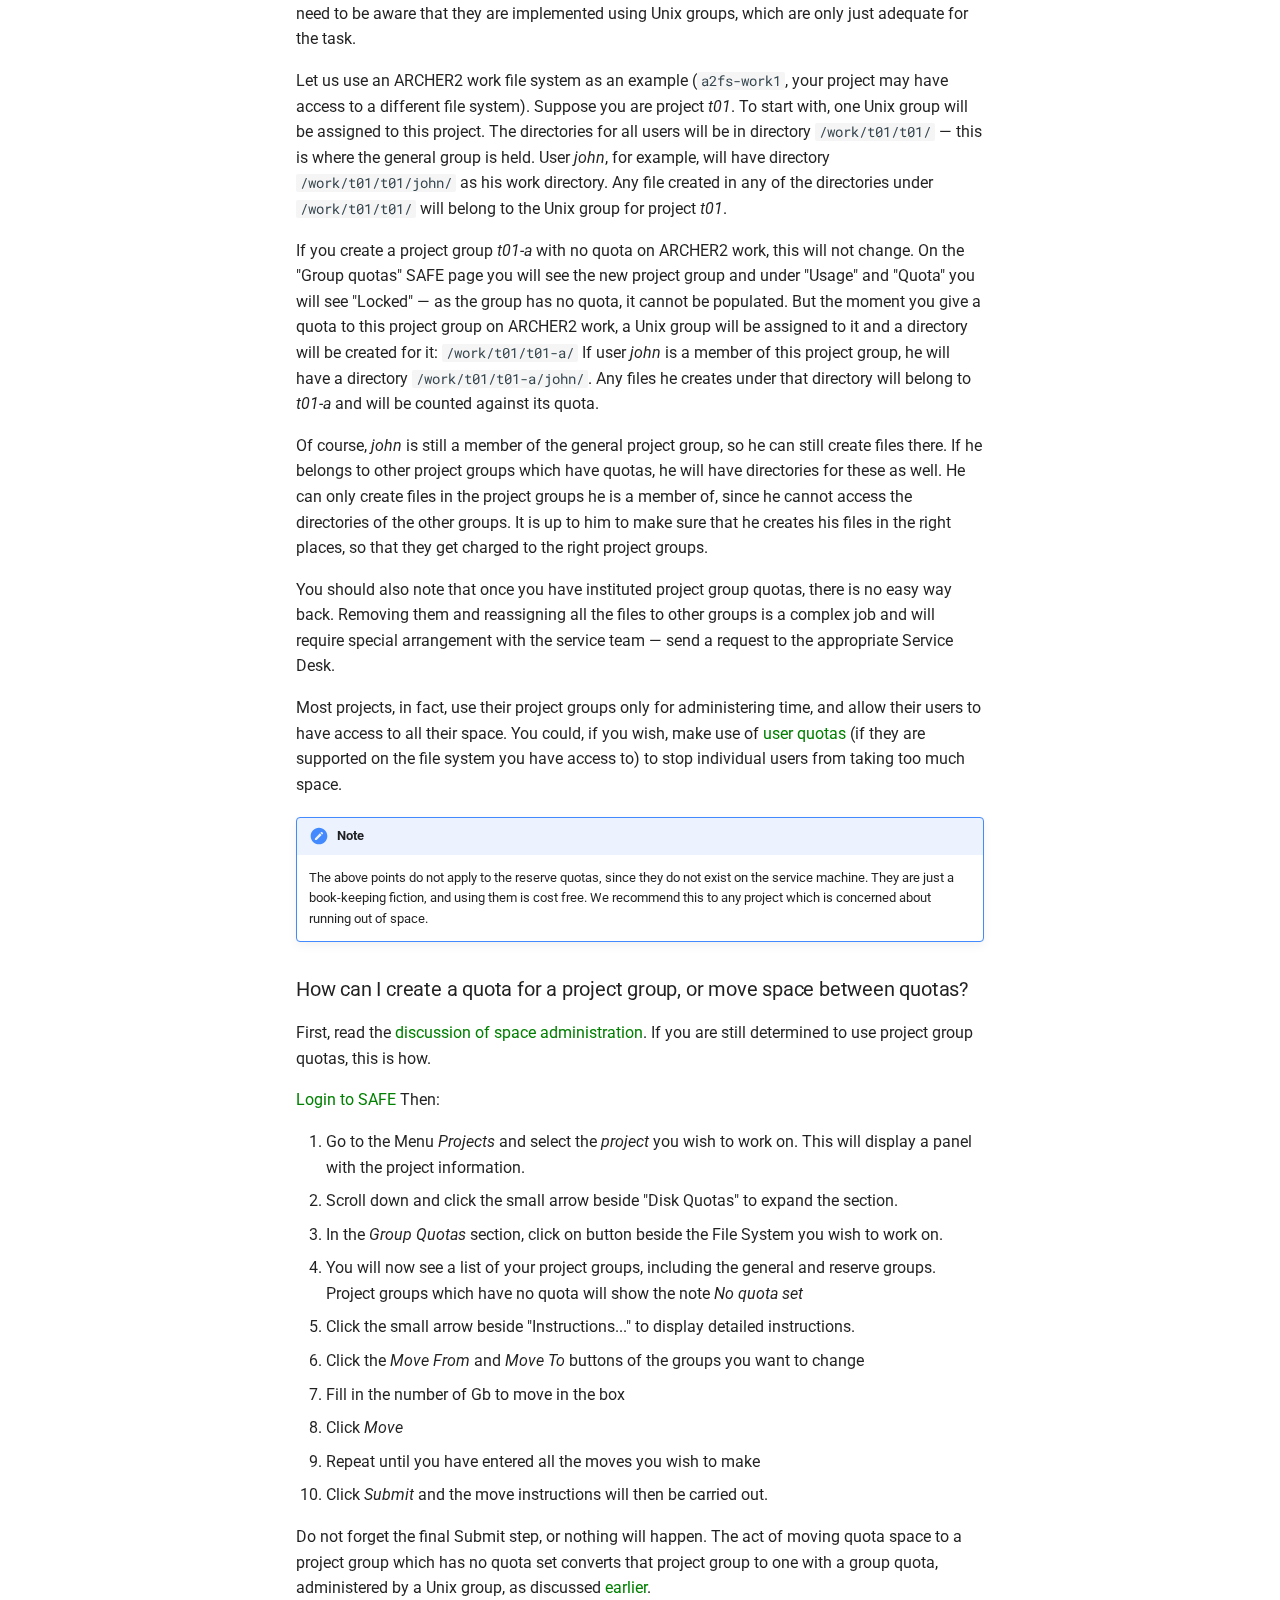
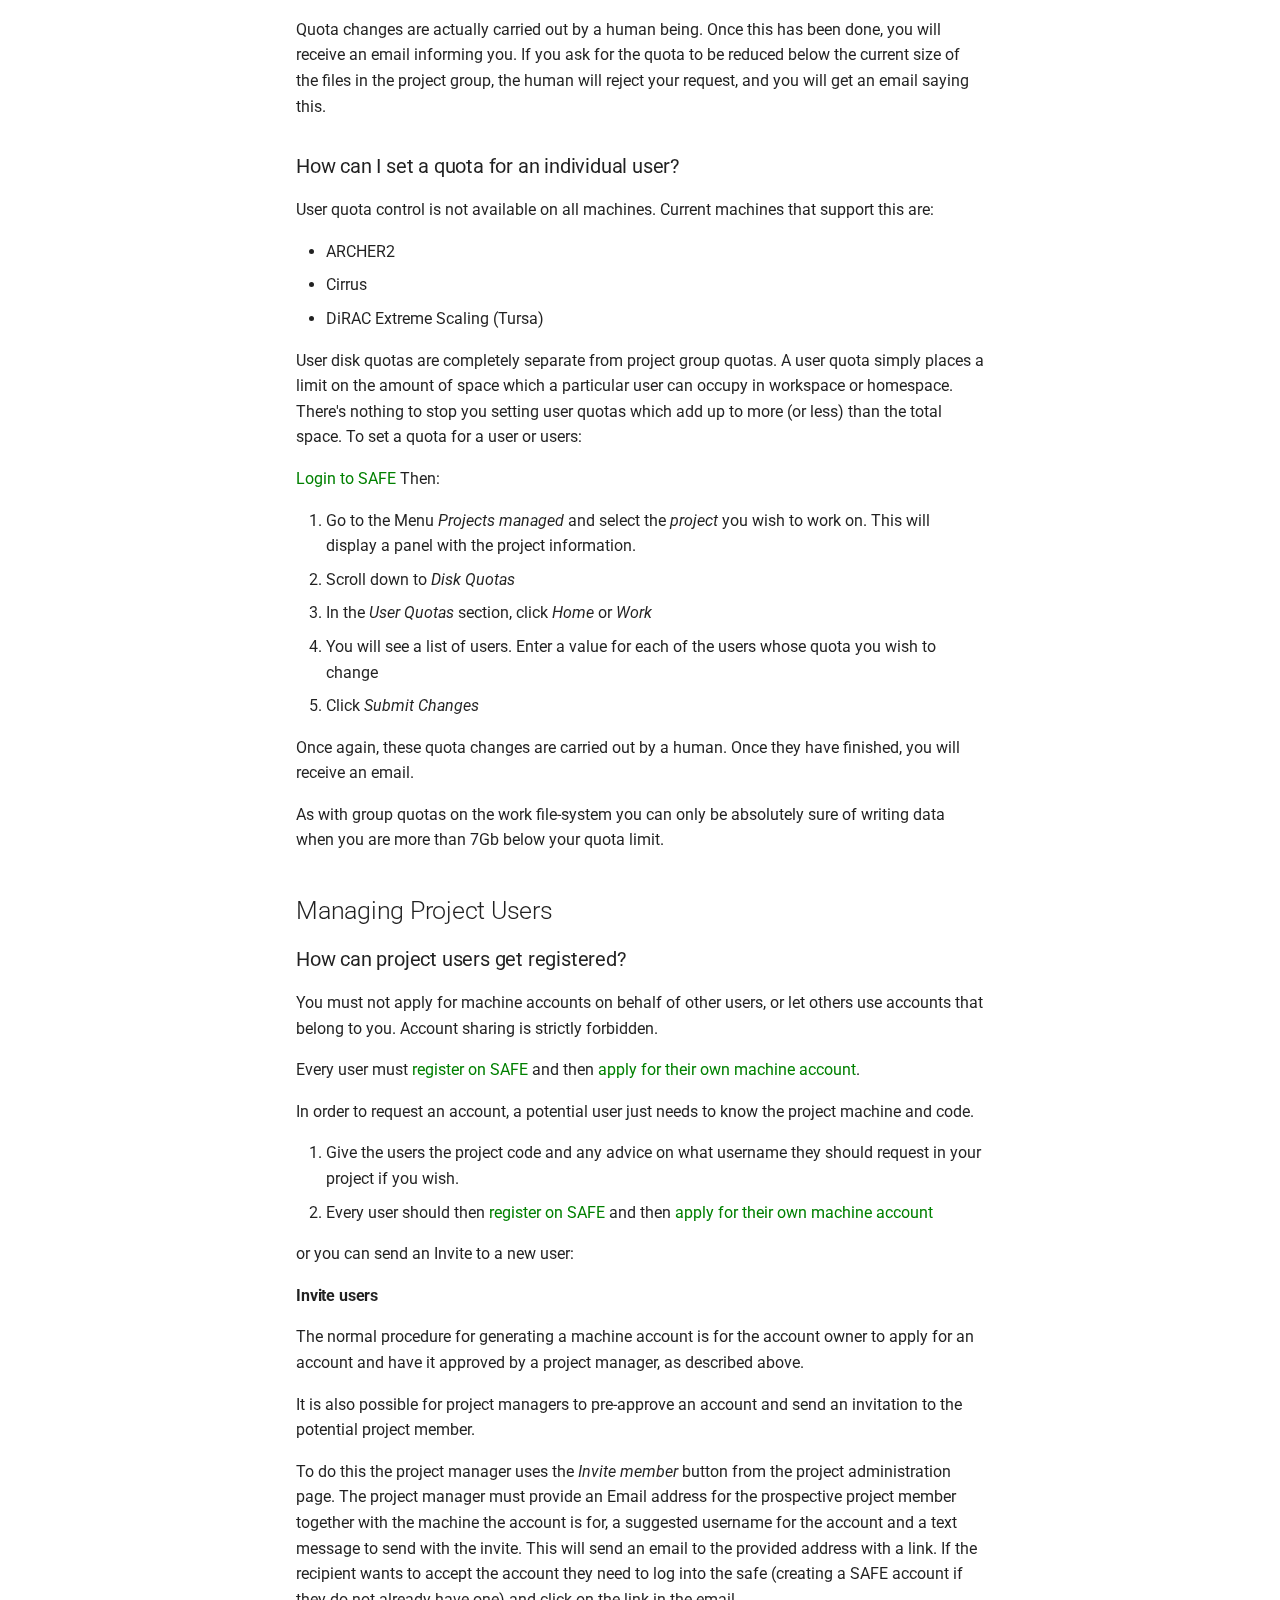
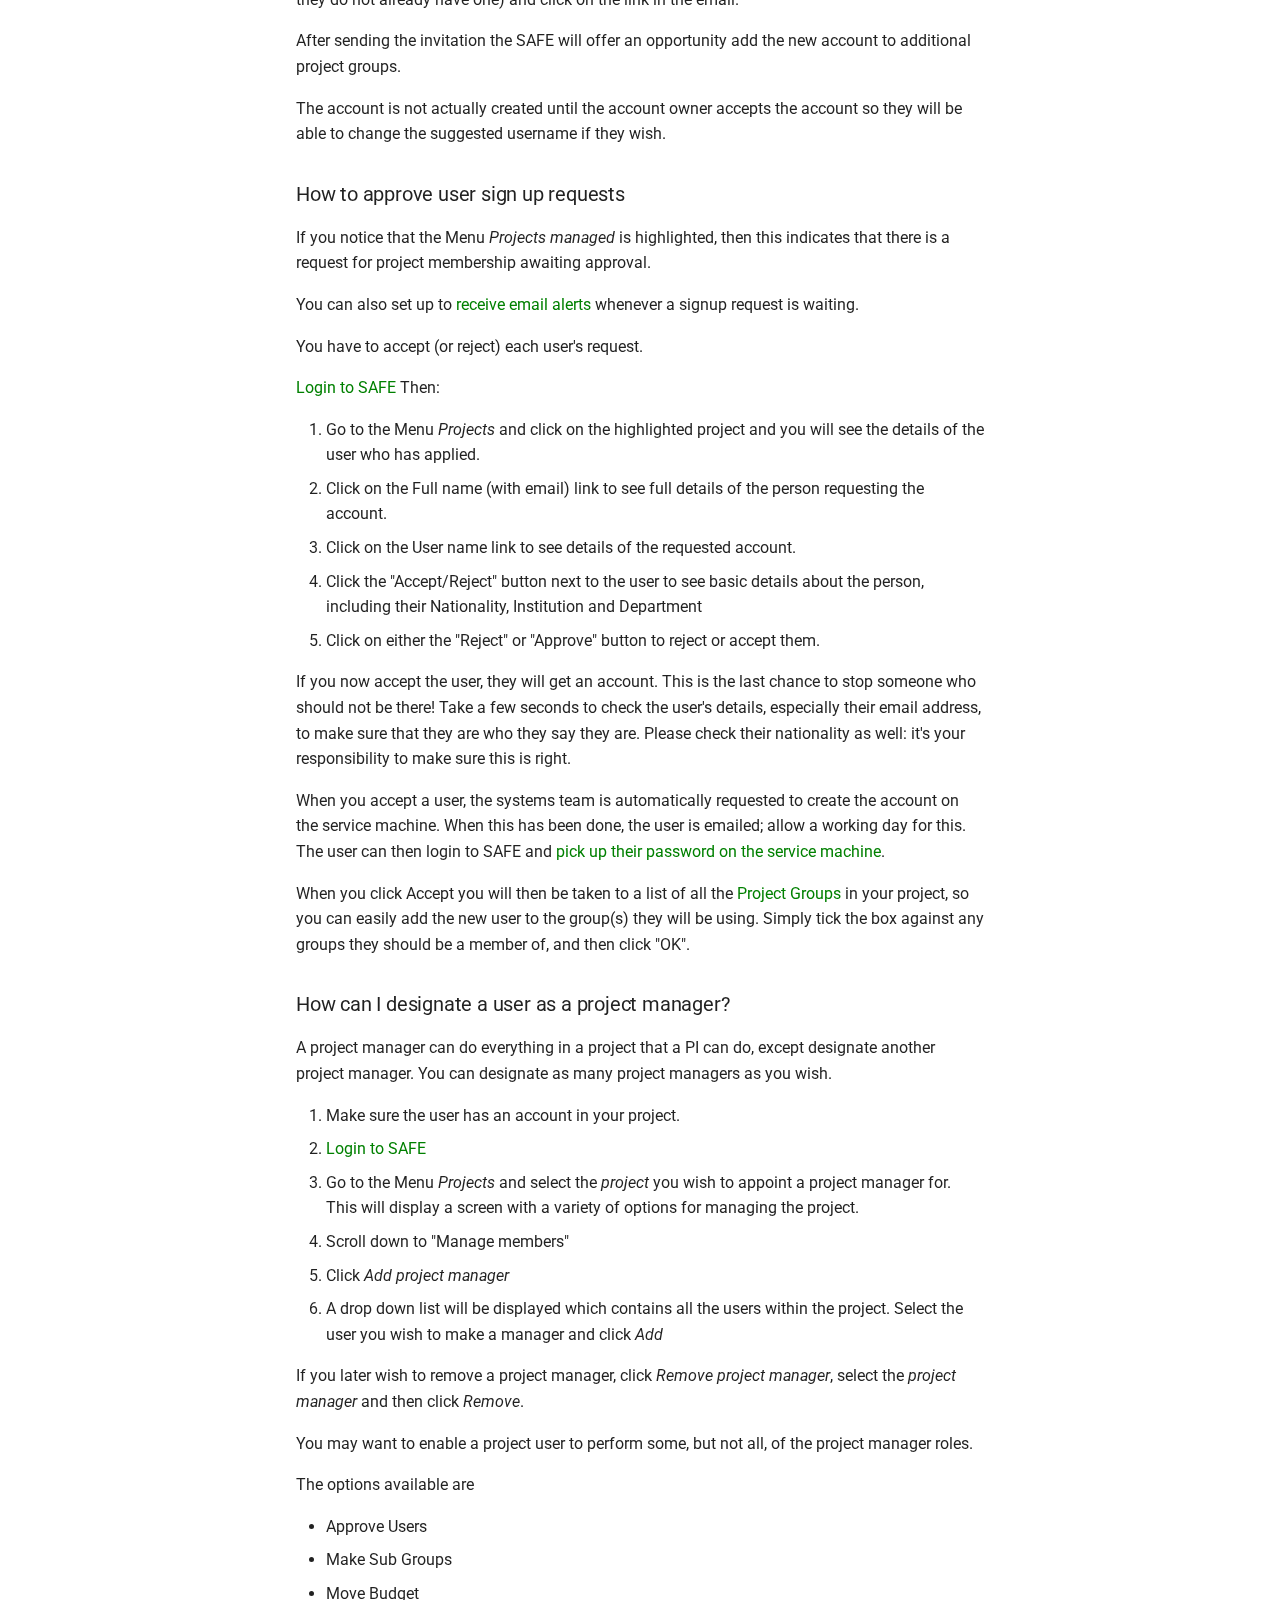
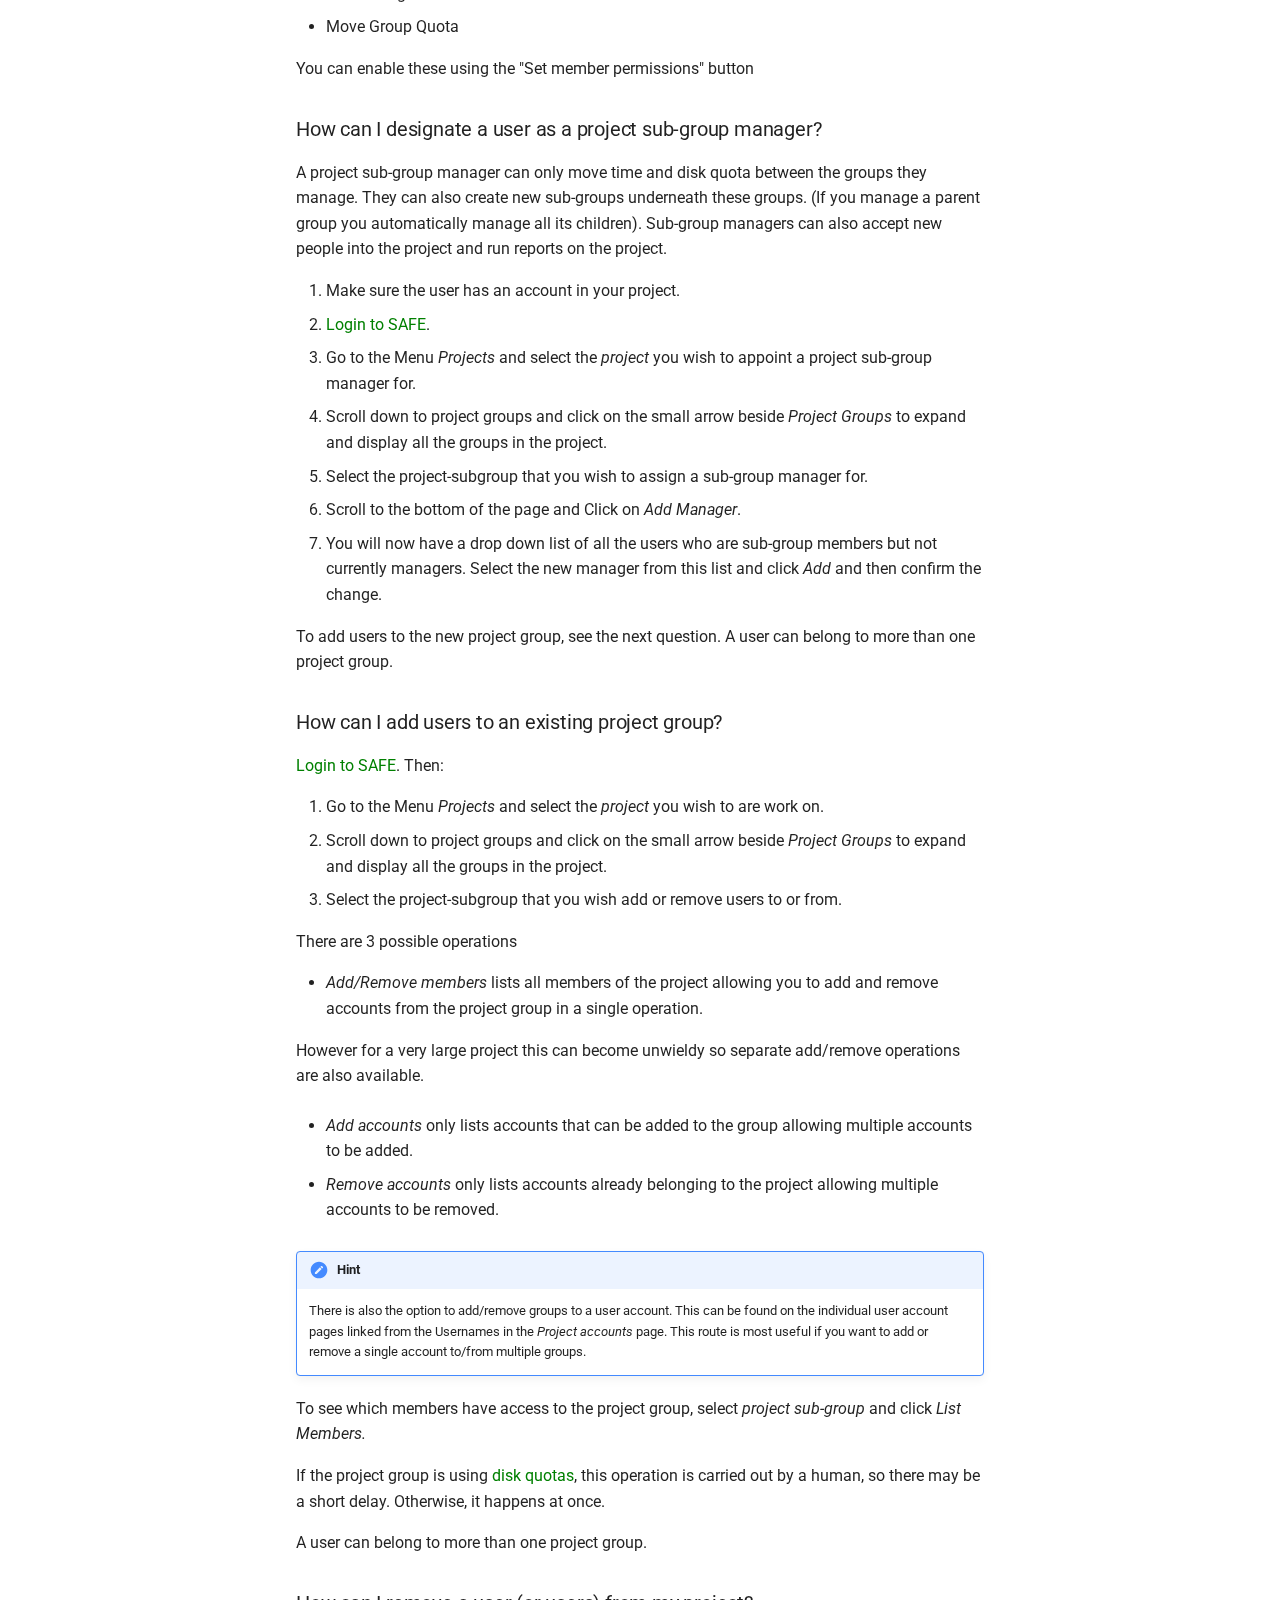
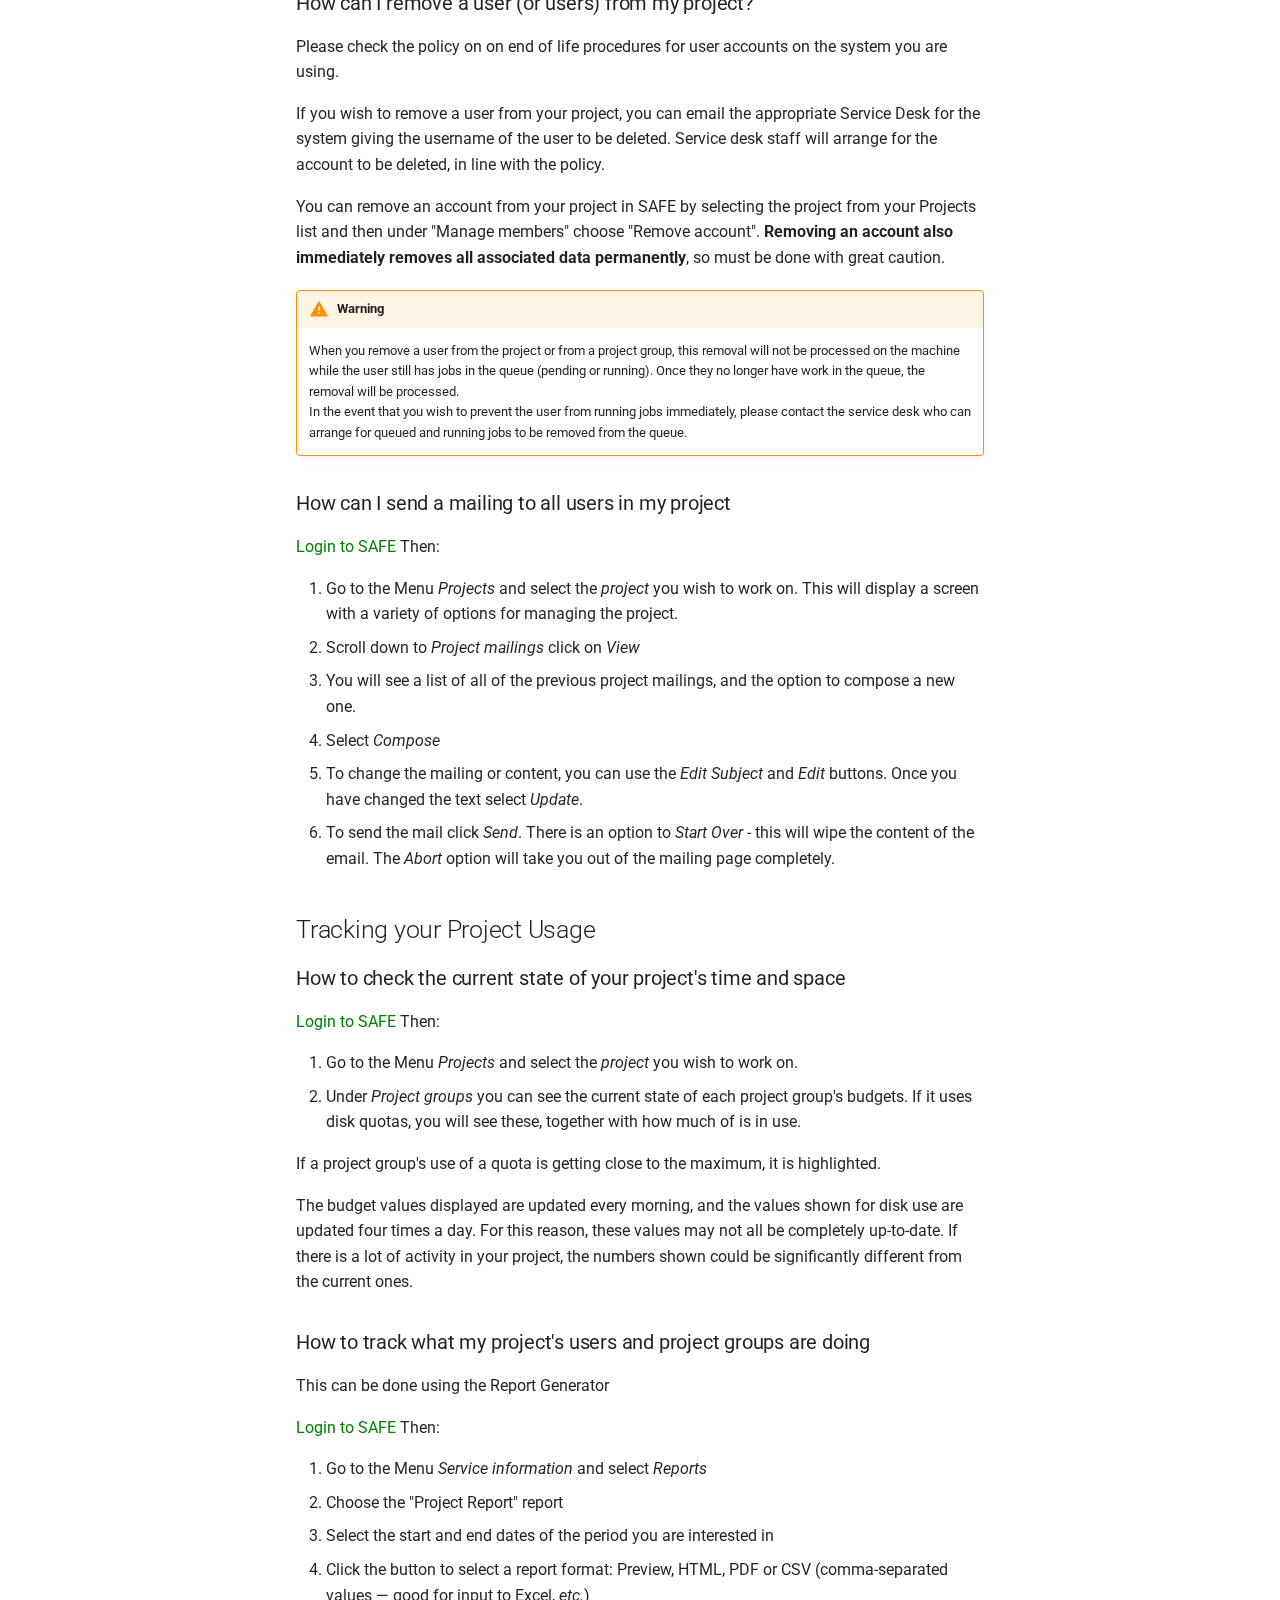
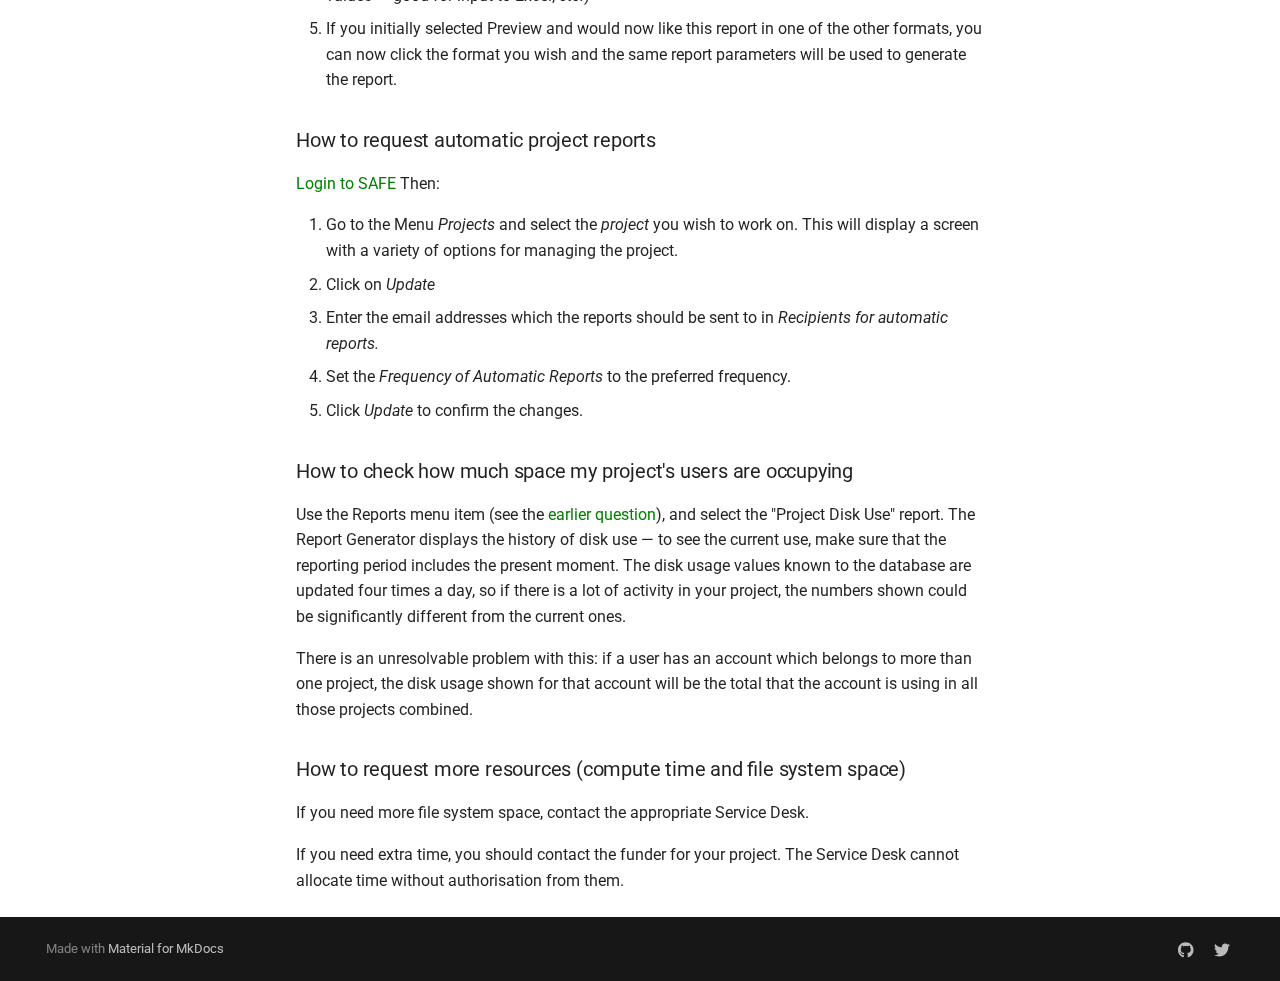
<file: safe-for-managers/index.html>
<!doctype html>
<html lang="en" class="no-js">
  <head>
    
      <meta charset="utf-8">
      <meta name="viewport" content="width=device-width,initial-scale=1">
      
      
      
      
        <link rel="prev" href="../safe-for-users/">
      
      
        <link rel="next" href="../tas/">
      
      
      <link rel="icon" href="../favicon.ico">
      <meta name="generator" content="mkdocs-1.6.1, mkdocs-material-9.5.46">
    
    
      
        <title>SAFE for PIs and Project Managers - EPCC SAFE User Documentation</title>
      
    
    
      <link rel="stylesheet" href="../assets/stylesheets/main.6f8fc17f.min.css">
      
        
        <link rel="stylesheet" href="../assets/stylesheets/palette.06af60db.min.css">
      
      


    
    
      
    
    
      
        
        
        <link rel="preconnect" href="https://fonts.gstatic.com" crossorigin>
        <link rel="stylesheet" href="https://fonts.googleapis.com/css?family=Roboto:300,300i,400,400i,700,700i%7CRoboto+Mono:400,400i,700,700i&display=fallback">
        <style>:root{--md-text-font:"Roboto";--md-code-font:"Roboto Mono"}</style>
      
    
    
      <link rel="stylesheet" href="../stylesheets/archer2.css">
    
    <script>__md_scope=new URL("..",location),__md_hash=e=>[...e].reduce(((e,_)=>(e<<5)-e+_.charCodeAt(0)),0),__md_get=(e,_=localStorage,t=__md_scope)=>JSON.parse(_.getItem(t.pathname+"."+e)),__md_set=(e,_,t=localStorage,a=__md_scope)=>{try{t.setItem(a.pathname+"."+e,JSON.stringify(_))}catch(e){}}</script>
    
      

    
    
    
  </head>
  
  
    
    
    
    
    
    <body dir="ltr" data-md-color-scheme="teal" data-md-color-primary="teal" data-md-color-accent="indigo">
  
    
    <input class="md-toggle" data-md-toggle="drawer" type="checkbox" id="__drawer" autocomplete="off">
    <input class="md-toggle" data-md-toggle="search" type="checkbox" id="__search" autocomplete="off">
    <label class="md-overlay" for="__drawer"></label>
    <div data-md-component="skip">
      
        
        <a href="#safe-for-pis-and-project-managers" class="md-skip">
          Skip to content
        </a>
      
    </div>
    <div data-md-component="announce">
      
    </div>
    
    
      

  

<header class="md-header md-header--shadow" data-md-component="header">
  <nav class="md-header__inner md-grid" aria-label="Header">
    <a href=".." title="EPCC SAFE User Documentation" class="md-header__button md-logo" aria-label="EPCC SAFE User Documentation" data-md-component="logo">
      
  <img src="../images/safe-logo.png" alt="logo">

    </a>
    <label class="md-header__button md-icon" for="__drawer">
      
      <svg xmlns="http://www.w3.org/2000/svg" viewBox="0 0 24 24"><path d="M3 6h18v2H3zm0 5h18v2H3zm0 5h18v2H3z"/></svg>
    </label>
    <div class="md-header__title" data-md-component="header-title">
      <div class="md-header__ellipsis">
        <div class="md-header__topic">
          <span class="md-ellipsis">
            EPCC SAFE User Documentation
          </span>
        </div>
        <div class="md-header__topic" data-md-component="header-topic">
          <span class="md-ellipsis">
            
              SAFE for PIs and Project Managers
            
          </span>
        </div>
      </div>
    </div>
    
      
    
    
    
    
      <label class="md-header__button md-icon" for="__search">
        
        <svg xmlns="http://www.w3.org/2000/svg" viewBox="0 0 24 24"><path d="M9.5 3A6.5 6.5 0 0 1 16 9.5c0 1.61-.59 3.09-1.56 4.23l.27.27h.79l5 5-1.5 1.5-5-5v-.79l-.27-.27A6.52 6.52 0 0 1 9.5 16 6.5 6.5 0 0 1 3 9.5 6.5 6.5 0 0 1 9.5 3m0 2C7 5 5 7 5 9.5S7 14 9.5 14 14 12 14 9.5 12 5 9.5 5"/></svg>
      </label>
      <div class="md-search" data-md-component="search" role="dialog">
  <label class="md-search__overlay" for="__search"></label>
  <div class="md-search__inner" role="search">
    <form class="md-search__form" name="search">
      <input type="text" class="md-search__input" name="query" aria-label="Search" placeholder="Search" autocapitalize="off" autocorrect="off" autocomplete="off" spellcheck="false" data-md-component="search-query" required>
      <label class="md-search__icon md-icon" for="__search">
        
        <svg xmlns="http://www.w3.org/2000/svg" viewBox="0 0 24 24"><path d="M9.5 3A6.5 6.5 0 0 1 16 9.5c0 1.61-.59 3.09-1.56 4.23l.27.27h.79l5 5-1.5 1.5-5-5v-.79l-.27-.27A6.52 6.52 0 0 1 9.5 16 6.5 6.5 0 0 1 3 9.5 6.5 6.5 0 0 1 9.5 3m0 2C7 5 5 7 5 9.5S7 14 9.5 14 14 12 14 9.5 12 5 9.5 5"/></svg>
        
        <svg xmlns="http://www.w3.org/2000/svg" viewBox="0 0 24 24"><path d="M20 11v2H8l5.5 5.5-1.42 1.42L4.16 12l7.92-7.92L13.5 5.5 8 11z"/></svg>
      </label>
      <nav class="md-search__options" aria-label="Search">
        
        <button type="reset" class="md-search__icon md-icon" title="Clear" aria-label="Clear" tabindex="-1">
          
          <svg xmlns="http://www.w3.org/2000/svg" viewBox="0 0 24 24"><path d="M19 6.41 17.59 5 12 10.59 6.41 5 5 6.41 10.59 12 5 17.59 6.41 19 12 13.41 17.59 19 19 17.59 13.41 12z"/></svg>
        </button>
      </nav>
      
    </form>
    <div class="md-search__output">
      <div class="md-search__scrollwrap" tabindex="0" data-md-scrollfix>
        <div class="md-search-result" data-md-component="search-result">
          <div class="md-search-result__meta">
            Initializing search
          </div>
          <ol class="md-search-result__list" role="presentation"></ol>
        </div>
      </div>
    </div>
  </div>
</div>
    
    
      <div class="md-header__source">
        <a href="https://github.com/EPCCed/safe-docs" title="Go to repository" class="md-source" data-md-component="source">
  <div class="md-source__icon md-icon">
    
    <svg xmlns="http://www.w3.org/2000/svg" viewBox="0 0 496 512"><!--! Font Awesome Free 6.7.1 by @fontawesome - https://fontawesome.com License - https://fontawesome.com/license/free (Icons: CC BY 4.0, Fonts: SIL OFL 1.1, Code: MIT License) Copyright 2024 Fonticons, Inc.--><path d="M165.9 397.4c0 2-2.3 3.6-5.2 3.6-3.3.3-5.6-1.3-5.6-3.6 0-2 2.3-3.6 5.2-3.6 3-.3 5.6 1.3 5.6 3.6m-31.1-4.5c-.7 2 1.3 4.3 4.3 4.9 2.6 1 5.6 0 6.2-2s-1.3-4.3-4.3-5.2c-2.6-.7-5.5.3-6.2 2.3m44.2-1.7c-2.9.7-4.9 2.6-4.6 4.9.3 2 2.9 3.3 5.9 2.6 2.9-.7 4.9-2.6 4.6-4.6-.3-1.9-3-3.2-5.9-2.9M244.8 8C106.1 8 0 113.3 0 252c0 110.9 69.8 205.8 169.5 239.2 12.8 2.3 17.3-5.6 17.3-12.1 0-6.2-.3-40.4-.3-61.4 0 0-70 15-84.7-29.8 0 0-11.4-29.1-27.8-36.6 0 0-22.9-15.7 1.6-15.4 0 0 24.9 2 38.6 25.8 21.9 38.6 58.6 27.5 72.9 20.9 2.3-16 8.8-27.1 16-33.7-55.9-6.2-112.3-14.3-112.3-110.5 0-27.5 7.6-41.3 23.6-58.9-2.6-6.5-11.1-33.3 2.6-67.9 20.9-6.5 69 27 69 27 20-5.6 41.5-8.5 62.8-8.5s42.8 2.9 62.8 8.5c0 0 48.1-33.6 69-27 13.7 34.7 5.2 61.4 2.6 67.9 16 17.7 25.8 31.5 25.8 58.9 0 96.5-58.9 104.2-114.8 110.5 9.2 7.9 17 22.9 17 46.4 0 33.7-.3 75.4-.3 83.6 0 6.5 4.6 14.4 17.3 12.1C428.2 457.8 496 362.9 496 252 496 113.3 383.5 8 244.8 8M97.2 352.9c-1.3 1-1 3.3.7 5.2 1.6 1.6 3.9 2.3 5.2 1 1.3-1 1-3.3-.7-5.2-1.6-1.6-3.9-2.3-5.2-1m-10.8-8.1c-.7 1.3.3 2.9 2.3 3.9 1.6 1 3.6.7 4.3-.7.7-1.3-.3-2.9-2.3-3.9-2-.6-3.6-.3-4.3.7m32.4 35.6c-1.6 1.3-1 4.3 1.3 6.2 2.3 2.3 5.2 2.6 6.5 1 1.3-1.3.7-4.3-1.3-6.2-2.2-2.3-5.2-2.6-6.5-1m-11.4-14.7c-1.6 1-1.6 3.6 0 5.9s4.3 3.3 5.6 2.3c1.6-1.3 1.6-3.9 0-6.2-1.4-2.3-4-3.3-5.6-2"/></svg>
  </div>
  <div class="md-source__repository">
    EPCCed/safe-docs
  </div>
</a>
      </div>
    
  </nav>
  
</header>
    
    <div class="md-container" data-md-component="container">
      
      
        
          
        
      
      <main class="md-main" data-md-component="main">
        <div class="md-main__inner md-grid">
          
            
              
              <div class="md-sidebar md-sidebar--primary" data-md-component="sidebar" data-md-type="navigation" >
                <div class="md-sidebar__scrollwrap">
                  <div class="md-sidebar__inner">
                    



<nav class="md-nav md-nav--primary" aria-label="Navigation" data-md-level="0">
  <label class="md-nav__title" for="__drawer">
    <a href=".." title="EPCC SAFE User Documentation" class="md-nav__button md-logo" aria-label="EPCC SAFE User Documentation" data-md-component="logo">
      
  <img src="../images/safe-logo.png" alt="logo">

    </a>
    EPCC SAFE User Documentation
  </label>
  
    <div class="md-nav__source">
      <a href="https://github.com/EPCCed/safe-docs" title="Go to repository" class="md-source" data-md-component="source">
  <div class="md-source__icon md-icon">
    
    <svg xmlns="http://www.w3.org/2000/svg" viewBox="0 0 496 512"><!--! Font Awesome Free 6.7.1 by @fontawesome - https://fontawesome.com License - https://fontawesome.com/license/free (Icons: CC BY 4.0, Fonts: SIL OFL 1.1, Code: MIT License) Copyright 2024 Fonticons, Inc.--><path d="M165.9 397.4c0 2-2.3 3.6-5.2 3.6-3.3.3-5.6-1.3-5.6-3.6 0-2 2.3-3.6 5.2-3.6 3-.3 5.6 1.3 5.6 3.6m-31.1-4.5c-.7 2 1.3 4.3 4.3 4.9 2.6 1 5.6 0 6.2-2s-1.3-4.3-4.3-5.2c-2.6-.7-5.5.3-6.2 2.3m44.2-1.7c-2.9.7-4.9 2.6-4.6 4.9.3 2 2.9 3.3 5.9 2.6 2.9-.7 4.9-2.6 4.6-4.6-.3-1.9-3-3.2-5.9-2.9M244.8 8C106.1 8 0 113.3 0 252c0 110.9 69.8 205.8 169.5 239.2 12.8 2.3 17.3-5.6 17.3-12.1 0-6.2-.3-40.4-.3-61.4 0 0-70 15-84.7-29.8 0 0-11.4-29.1-27.8-36.6 0 0-22.9-15.7 1.6-15.4 0 0 24.9 2 38.6 25.8 21.9 38.6 58.6 27.5 72.9 20.9 2.3-16 8.8-27.1 16-33.7-55.9-6.2-112.3-14.3-112.3-110.5 0-27.5 7.6-41.3 23.6-58.9-2.6-6.5-11.1-33.3 2.6-67.9 20.9-6.5 69 27 69 27 20-5.6 41.5-8.5 62.8-8.5s42.8 2.9 62.8 8.5c0 0 48.1-33.6 69-27 13.7 34.7 5.2 61.4 2.6 67.9 16 17.7 25.8 31.5 25.8 58.9 0 96.5-58.9 104.2-114.8 110.5 9.2 7.9 17 22.9 17 46.4 0 33.7-.3 75.4-.3 83.6 0 6.5 4.6 14.4 17.3 12.1C428.2 457.8 496 362.9 496 252 496 113.3 383.5 8 244.8 8M97.2 352.9c-1.3 1-1 3.3.7 5.2 1.6 1.6 3.9 2.3 5.2 1 1.3-1 1-3.3-.7-5.2-1.6-1.6-3.9-2.3-5.2-1m-10.8-8.1c-.7 1.3.3 2.9 2.3 3.9 1.6 1 3.6.7 4.3-.7.7-1.3-.3-2.9-2.3-3.9-2-.6-3.6-.3-4.3.7m32.4 35.6c-1.6 1.3-1 4.3 1.3 6.2 2.3 2.3 5.2 2.6 6.5 1 1.3-1.3.7-4.3-1.3-6.2-2.2-2.3-5.2-2.6-6.5-1m-11.4-14.7c-1.6 1-1.6 3.6 0 5.9s4.3 3.3 5.6 2.3c1.6-1.3 1.6-3.9 0-6.2-1.4-2.3-4-3.3-5.6-2"/></svg>
  </div>
  <div class="md-source__repository">
    EPCCed/safe-docs
  </div>
</a>
    </div>
  
  <ul class="md-nav__list" data-md-scrollfix>
    
      
      
  
  
  
  
    <li class="md-nav__item">
      <a href=".." class="md-nav__link">
        
  
  <span class="md-ellipsis">
    Documentation overview
  </span>
  

      </a>
    </li>
  

    
      
      
  
  
  
  
    <li class="md-nav__item">
      <a href="../safe-for-users/" class="md-nav__link">
        
  
  <span class="md-ellipsis">
    SAFE for users
  </span>
  

      </a>
    </li>
  

    
      
      
  
  
    
  
  
  
    <li class="md-nav__item md-nav__item--active">
      
      <input class="md-nav__toggle md-toggle" type="checkbox" id="__toc">
      
      
        
      
      
        <label class="md-nav__link md-nav__link--active" for="__toc">
          
  
  <span class="md-ellipsis">
    SAFE for PIs and Project Managers
  </span>
  

          <span class="md-nav__icon md-icon"></span>
        </label>
      
      <a href="./" class="md-nav__link md-nav__link--active">
        
  
  <span class="md-ellipsis">
    SAFE for PIs and Project Managers
  </span>
  

      </a>
      
        

<nav class="md-nav md-nav--secondary" aria-label="Table of contents">
  
  
  
    
  
  
    <label class="md-nav__title" for="__toc">
      <span class="md-nav__icon md-icon"></span>
      Table of contents
    </label>
    <ul class="md-nav__list" data-md-component="toc" data-md-scrollfix>
      
        <li class="md-nav__item">
  <a href="#getting-started" class="md-nav__link">
    <span class="md-ellipsis">
      Getting Started
    </span>
  </a>
  
    <nav class="md-nav" aria-label="Getting Started">
      <ul class="md-nav__list">
        
          <li class="md-nav__item">
  <a href="#how-to-activate-your-new-allocation" class="md-nav__link">
    <span class="md-ellipsis">
      How to activate your new allocation
    </span>
  </a>
  
</li>
        
          <li class="md-nav__item">
  <a href="#your-allocation-has-been-set-up-as-a-project-on-the-service-your-first-steps" class="md-nav__link">
    <span class="md-ellipsis">
      Your allocation has been set up as a project on the service. Your first steps.
    </span>
  </a>
  
</li>
        
          <li class="md-nav__item">
  <a href="#how-to-get-your-own-account-on-service-machines" class="md-nav__link">
    <span class="md-ellipsis">
      How to get your own account on service machines
    </span>
  </a>
  
</li>
        
          <li class="md-nav__item">
  <a href="#how-to-check-project-alerts" class="md-nav__link">
    <span class="md-ellipsis">
      How to check project alerts
    </span>
  </a>
  
</li>
        
      </ul>
    </nav>
  
</li>
      
        <li class="md-nav__item">
  <a href="#managing-your-allocated-resources" class="md-nav__link">
    <span class="md-ellipsis">
      Managing your allocated resources
    </span>
  </a>
  
    <nav class="md-nav" aria-label="Managing your allocated resources">
      <ul class="md-nav__list">
        
          <li class="md-nav__item">
  <a href="#what-is-period-allocation" class="md-nav__link">
    <span class="md-ellipsis">
      What is "period allocation"
    </span>
  </a>
  
</li>
        
          <li class="md-nav__item">
  <a href="#how-can-i-set-up-project-groups-within-my-project" class="md-nav__link">
    <span class="md-ellipsis">
      How can I set up project groups within my project?
    </span>
  </a>
  
</li>
        
          <li class="md-nav__item">
  <a href="#how-can-i-delete-a-project-group" class="md-nav__link">
    <span class="md-ellipsis">
      How can I delete a project group?
    </span>
  </a>
  
</li>
        
          <li class="md-nav__item">
  <a href="#how-can-i-administer-time-within-my-project" class="md-nav__link">
    <span class="md-ellipsis">
      How can I administer time within my project?
    </span>
  </a>
  
</li>
        
          <li class="md-nav__item">
  <a href="#how-can-i-move-time-between-budgets" class="md-nav__link">
    <span class="md-ellipsis">
      How can I move time between budgets?
    </span>
  </a>
  
</li>
        
          <li class="md-nav__item">
  <a href="#how-can-i-allocate-time-to-a-single-user" class="md-nav__link">
    <span class="md-ellipsis">
      How can I allocate time to a single user?
    </span>
  </a>
  
</li>
        
          <li class="md-nav__item">
  <a href="#how-can-i-administer-disk-space" class="md-nav__link">
    <span class="md-ellipsis">
      How can I administer disk space?
    </span>
  </a>
  
</li>
        
          <li class="md-nav__item">
  <a href="#how-can-i-create-a-quota-for-a-project-group-or-move-space-between-quotas" class="md-nav__link">
    <span class="md-ellipsis">
      How can I create a quota for a project group, or move space between quotas?
    </span>
  </a>
  
</li>
        
          <li class="md-nav__item">
  <a href="#how-can-i-set-a-quota-for-an-individual-user" class="md-nav__link">
    <span class="md-ellipsis">
      How can I set a quota for an individual user?
    </span>
  </a>
  
</li>
        
      </ul>
    </nav>
  
</li>
      
        <li class="md-nav__item">
  <a href="#managing-project-users" class="md-nav__link">
    <span class="md-ellipsis">
      Managing Project Users
    </span>
  </a>
  
    <nav class="md-nav" aria-label="Managing Project Users">
      <ul class="md-nav__list">
        
          <li class="md-nav__item">
  <a href="#how-can-project-users-get-registered" class="md-nav__link">
    <span class="md-ellipsis">
      How can project users get registered?
    </span>
  </a>
  
    <nav class="md-nav" aria-label="How can project users get registered?">
      <ul class="md-nav__list">
        
          <li class="md-nav__item">
  <a href="#invite-users" class="md-nav__link">
    <span class="md-ellipsis">
      Invite users
    </span>
  </a>
  
</li>
        
      </ul>
    </nav>
  
</li>
        
          <li class="md-nav__item">
  <a href="#how-to-approve-user-sign-up-requests" class="md-nav__link">
    <span class="md-ellipsis">
      How to approve user sign up requests
    </span>
  </a>
  
</li>
        
          <li class="md-nav__item">
  <a href="#how-can-i-designate-a-user-as-a-project-manager" class="md-nav__link">
    <span class="md-ellipsis">
      How can I designate a user as a project manager?
    </span>
  </a>
  
</li>
        
          <li class="md-nav__item">
  <a href="#how-can-i-designate-a-user-as-a-project-sub-group-manager" class="md-nav__link">
    <span class="md-ellipsis">
      How can I designate a user as a project sub-group manager?
    </span>
  </a>
  
</li>
        
          <li class="md-nav__item">
  <a href="#how-can-i-add-users-to-an-existing-project-group" class="md-nav__link">
    <span class="md-ellipsis">
      How can I add users to an existing project group?
    </span>
  </a>
  
</li>
        
          <li class="md-nav__item">
  <a href="#how-can-i-remove-a-user-or-users-from-my-project" class="md-nav__link">
    <span class="md-ellipsis">
      How can I remove a user (or users) from my project?
    </span>
  </a>
  
</li>
        
          <li class="md-nav__item">
  <a href="#how-can-i-send-a-mailing-to-all-users-in-my-project" class="md-nav__link">
    <span class="md-ellipsis">
      How can I send a mailing to all users in my project
    </span>
  </a>
  
</li>
        
      </ul>
    </nav>
  
</li>
      
        <li class="md-nav__item">
  <a href="#tracking-your-project-usage" class="md-nav__link">
    <span class="md-ellipsis">
      Tracking your Project Usage
    </span>
  </a>
  
    <nav class="md-nav" aria-label="Tracking your Project Usage">
      <ul class="md-nav__list">
        
          <li class="md-nav__item">
  <a href="#how-to-check-the-current-state-of-your-projects-time-and-space" class="md-nav__link">
    <span class="md-ellipsis">
      How to check the current state of your project's time and space
    </span>
  </a>
  
</li>
        
          <li class="md-nav__item">
  <a href="#how-to-track-what-my-projects-users-and-project-groups-are-doing" class="md-nav__link">
    <span class="md-ellipsis">
      How to track what my project's users and project groups are doing
    </span>
  </a>
  
</li>
        
          <li class="md-nav__item">
  <a href="#how-to-request-automatic-project-reports" class="md-nav__link">
    <span class="md-ellipsis">
      How to request automatic project reports
    </span>
  </a>
  
</li>
        
          <li class="md-nav__item">
  <a href="#how-to-check-how-much-space-my-projects-users-are-occupying" class="md-nav__link">
    <span class="md-ellipsis">
      How to check how much space my project's users are occupying
    </span>
  </a>
  
</li>
        
          <li class="md-nav__item">
  <a href="#how-to-request-more-resources-compute-time-and-file-system-space" class="md-nav__link">
    <span class="md-ellipsis">
      How to request more resources (compute time and file system space)
    </span>
  </a>
  
</li>
        
      </ul>
    </nav>
  
</li>
      
    </ul>
  
</nav>
      
    </li>
  

    
      
      
  
  
  
  
    <li class="md-nav__item">
      <a href="../tas/" class="md-nav__link">
        
  
  <span class="md-ellipsis">
    Technical Assessments for Project applications
  </span>
  

      </a>
    </li>
  

    
      
      
  
  
  
  
    <li class="md-nav__item">
      <a href="../training-registrations/" class="md-nav__link">
        
  
  <span class="md-ellipsis">
    Training Course Registrations
  </span>
  

      </a>
    </li>
  

    
  </ul>
</nav>
                  </div>
                </div>
              </div>
            
            
              
              <div class="md-sidebar md-sidebar--secondary" data-md-component="sidebar" data-md-type="toc" >
                <div class="md-sidebar__scrollwrap">
                  <div class="md-sidebar__inner">
                    

<nav class="md-nav md-nav--secondary" aria-label="Table of contents">
  
  
  
    
  
  
    <label class="md-nav__title" for="__toc">
      <span class="md-nav__icon md-icon"></span>
      Table of contents
    </label>
    <ul class="md-nav__list" data-md-component="toc" data-md-scrollfix>
      
        <li class="md-nav__item">
  <a href="#getting-started" class="md-nav__link">
    <span class="md-ellipsis">
      Getting Started
    </span>
  </a>
  
    <nav class="md-nav" aria-label="Getting Started">
      <ul class="md-nav__list">
        
          <li class="md-nav__item">
  <a href="#how-to-activate-your-new-allocation" class="md-nav__link">
    <span class="md-ellipsis">
      How to activate your new allocation
    </span>
  </a>
  
</li>
        
          <li class="md-nav__item">
  <a href="#your-allocation-has-been-set-up-as-a-project-on-the-service-your-first-steps" class="md-nav__link">
    <span class="md-ellipsis">
      Your allocation has been set up as a project on the service. Your first steps.
    </span>
  </a>
  
</li>
        
          <li class="md-nav__item">
  <a href="#how-to-get-your-own-account-on-service-machines" class="md-nav__link">
    <span class="md-ellipsis">
      How to get your own account on service machines
    </span>
  </a>
  
</li>
        
          <li class="md-nav__item">
  <a href="#how-to-check-project-alerts" class="md-nav__link">
    <span class="md-ellipsis">
      How to check project alerts
    </span>
  </a>
  
</li>
        
      </ul>
    </nav>
  
</li>
      
        <li class="md-nav__item">
  <a href="#managing-your-allocated-resources" class="md-nav__link">
    <span class="md-ellipsis">
      Managing your allocated resources
    </span>
  </a>
  
    <nav class="md-nav" aria-label="Managing your allocated resources">
      <ul class="md-nav__list">
        
          <li class="md-nav__item">
  <a href="#what-is-period-allocation" class="md-nav__link">
    <span class="md-ellipsis">
      What is "period allocation"
    </span>
  </a>
  
</li>
        
          <li class="md-nav__item">
  <a href="#how-can-i-set-up-project-groups-within-my-project" class="md-nav__link">
    <span class="md-ellipsis">
      How can I set up project groups within my project?
    </span>
  </a>
  
</li>
        
          <li class="md-nav__item">
  <a href="#how-can-i-delete-a-project-group" class="md-nav__link">
    <span class="md-ellipsis">
      How can I delete a project group?
    </span>
  </a>
  
</li>
        
          <li class="md-nav__item">
  <a href="#how-can-i-administer-time-within-my-project" class="md-nav__link">
    <span class="md-ellipsis">
      How can I administer time within my project?
    </span>
  </a>
  
</li>
        
          <li class="md-nav__item">
  <a href="#how-can-i-move-time-between-budgets" class="md-nav__link">
    <span class="md-ellipsis">
      How can I move time between budgets?
    </span>
  </a>
  
</li>
        
          <li class="md-nav__item">
  <a href="#how-can-i-allocate-time-to-a-single-user" class="md-nav__link">
    <span class="md-ellipsis">
      How can I allocate time to a single user?
    </span>
  </a>
  
</li>
        
          <li class="md-nav__item">
  <a href="#how-can-i-administer-disk-space" class="md-nav__link">
    <span class="md-ellipsis">
      How can I administer disk space?
    </span>
  </a>
  
</li>
        
          <li class="md-nav__item">
  <a href="#how-can-i-create-a-quota-for-a-project-group-or-move-space-between-quotas" class="md-nav__link">
    <span class="md-ellipsis">
      How can I create a quota for a project group, or move space between quotas?
    </span>
  </a>
  
</li>
        
          <li class="md-nav__item">
  <a href="#how-can-i-set-a-quota-for-an-individual-user" class="md-nav__link">
    <span class="md-ellipsis">
      How can I set a quota for an individual user?
    </span>
  </a>
  
</li>
        
      </ul>
    </nav>
  
</li>
      
        <li class="md-nav__item">
  <a href="#managing-project-users" class="md-nav__link">
    <span class="md-ellipsis">
      Managing Project Users
    </span>
  </a>
  
    <nav class="md-nav" aria-label="Managing Project Users">
      <ul class="md-nav__list">
        
          <li class="md-nav__item">
  <a href="#how-can-project-users-get-registered" class="md-nav__link">
    <span class="md-ellipsis">
      How can project users get registered?
    </span>
  </a>
  
    <nav class="md-nav" aria-label="How can project users get registered?">
      <ul class="md-nav__list">
        
          <li class="md-nav__item">
  <a href="#invite-users" class="md-nav__link">
    <span class="md-ellipsis">
      Invite users
    </span>
  </a>
  
</li>
        
      </ul>
    </nav>
  
</li>
        
          <li class="md-nav__item">
  <a href="#how-to-approve-user-sign-up-requests" class="md-nav__link">
    <span class="md-ellipsis">
      How to approve user sign up requests
    </span>
  </a>
  
</li>
        
          <li class="md-nav__item">
  <a href="#how-can-i-designate-a-user-as-a-project-manager" class="md-nav__link">
    <span class="md-ellipsis">
      How can I designate a user as a project manager?
    </span>
  </a>
  
</li>
        
          <li class="md-nav__item">
  <a href="#how-can-i-designate-a-user-as-a-project-sub-group-manager" class="md-nav__link">
    <span class="md-ellipsis">
      How can I designate a user as a project sub-group manager?
    </span>
  </a>
  
</li>
        
          <li class="md-nav__item">
  <a href="#how-can-i-add-users-to-an-existing-project-group" class="md-nav__link">
    <span class="md-ellipsis">
      How can I add users to an existing project group?
    </span>
  </a>
  
</li>
        
          <li class="md-nav__item">
  <a href="#how-can-i-remove-a-user-or-users-from-my-project" class="md-nav__link">
    <span class="md-ellipsis">
      How can I remove a user (or users) from my project?
    </span>
  </a>
  
</li>
        
          <li class="md-nav__item">
  <a href="#how-can-i-send-a-mailing-to-all-users-in-my-project" class="md-nav__link">
    <span class="md-ellipsis">
      How can I send a mailing to all users in my project
    </span>
  </a>
  
</li>
        
      </ul>
    </nav>
  
</li>
      
        <li class="md-nav__item">
  <a href="#tracking-your-project-usage" class="md-nav__link">
    <span class="md-ellipsis">
      Tracking your Project Usage
    </span>
  </a>
  
    <nav class="md-nav" aria-label="Tracking your Project Usage">
      <ul class="md-nav__list">
        
          <li class="md-nav__item">
  <a href="#how-to-check-the-current-state-of-your-projects-time-and-space" class="md-nav__link">
    <span class="md-ellipsis">
      How to check the current state of your project's time and space
    </span>
  </a>
  
</li>
        
          <li class="md-nav__item">
  <a href="#how-to-track-what-my-projects-users-and-project-groups-are-doing" class="md-nav__link">
    <span class="md-ellipsis">
      How to track what my project's users and project groups are doing
    </span>
  </a>
  
</li>
        
          <li class="md-nav__item">
  <a href="#how-to-request-automatic-project-reports" class="md-nav__link">
    <span class="md-ellipsis">
      How to request automatic project reports
    </span>
  </a>
  
</li>
        
          <li class="md-nav__item">
  <a href="#how-to-check-how-much-space-my-projects-users-are-occupying" class="md-nav__link">
    <span class="md-ellipsis">
      How to check how much space my project's users are occupying
    </span>
  </a>
  
</li>
        
          <li class="md-nav__item">
  <a href="#how-to-request-more-resources-compute-time-and-file-system-space" class="md-nav__link">
    <span class="md-ellipsis">
      How to request more resources (compute time and file system space)
    </span>
  </a>
  
</li>
        
      </ul>
    </nav>
  
</li>
      
    </ul>
  
</nav>
                  </div>
                </div>
              </div>
            
          
          
            <div class="md-content" data-md-component="content">
              <article class="md-content__inner md-typeset">
                
                  

  
  


<h1 id="safe-for-pis-and-project-managers">SAFE for PIs and Project Managers</h1>
<p>This section covers the use of SAFE to:</p>
<ul>
<li>Manage project users on different systems and services</li>
<li>Manage project resources on different systems and services</li>
</ul>
<p>Principal Investigators (grant holders) can manage their allocations via SAFE.</p>
<div class="admonition important">
<p class="admonition-title">Important</p>
</div>
<p>Not all management options are available for all systems. We try to note which
   functionality is available for individual systems in the sections below. </p>
<!--

### [Getting started](#getting-started)


- [How to activate your new allocation](#activate)
- [Your allocation has been set up as a project on  the service. Your first steps.](#andnext)
- [How to get your own account on the service machine](#selfac)
- [How to check project alerts](#projalert)


### [Managing your allocated resources](#managing-resources)

<ul>
    <li><a href="#period">What is "period allocation"?</a></li>
    <li><a href="#projgrp">How to set up project groups within the project</a></li>
    <li><a href="#projgrp">How to set up a guest budget</a></li>    
    <li><a href="#delgrp">How to delete a project group</a></li>
    <li><a href="#time">How can I administer time within my project?</a></li>
    <li><a href="#mvtime">How to move time between budgets</a></li>
    <li><a href="#oneuser">How to allocate time to individual user</a></li>
    <li><a href="#space">How to administer disk space</a></li>
    <li><a href="#mvspace">How to create a quota for a project group, or
            move space between quotas</a></li>
    <li><a href="#persquota">How to set a quota for an individual user</a></li>
</ul>


<h3>
    <a href="#managing-users">Managing project users</a>
</h3>
<ul>
    <li><a href="#regusers">How can project users get registered</a></li>
    <li><a href="#approve">How to approve user sign up requests</a></li>
    <li><a href="#signup">How to track user sign up requests</a></li>
    <li><a href="#projman">How to designate a user as a project manager</a></li>
    <li><a href="#groupman">How to designate a user as a project sub-group
            manager</a></li>
    <li><a href="#addu">How to add a user to a project group</a></li>
    <li><a href="#remu">How to remove a user from a project group</a></li>

    <li><a href="#remuser">How to remove a user (or users) from your
            project</a></li>
    <li><a href="#projmailing">How to send a mailing to all users in your
            project</a></li>
</ul>


<h3>
    <a href="#track-usage">Tracking your project usage</a>
</h3>
<ul>
    <li><a href="#snap">How to check the current state of your project's
            time and space</a></li>
    <li><a href="#phist">How to track what my project's users and project
            groups are doing?</a></li>
    <li><a href="#udisk">How to check how much space my project's users are
            occupying</a></li>
    <li><a href="#autorep">How to request automatic project reports</a></li>
    <li><a href="#more">How to request more resources (time and disk space)</a></li>
</ul>


<br />
<hr />


-->

<h2 id="getting-started"><a name="getting-started"></a>Getting Started</h2>
<h3 id="how-to-activate-your-new-allocation"><a name="activate"></a>How to activate your new allocation</h3>
<p>After your application for access to a service has been approved by the relevant funding body,
your new allocation will need to be activated. How this happens depends on the service you are
accessing and the funding call that awarded the resource. Please refer to the specific call, funder
and service documentation on how your allocation will be activated. </p>
<p>If you have any questions about activating your allocation, please contact the relevant service 
desk for the service you are using.</p>
<h3 id="your-allocation-has-been-set-up-as-a-project-on-the-service-your-first-steps"><a id="andnext"></a>Your allocation has been set up as a project on the service. Your first steps.</h3>
<p>Here are some of the things you should consider doing; not all of them will be needed for every project.</p>
<ul>
<li><a href="../safe-for-users#chpass">Change your own SAFE password</a></li>
<li><a href="#selfac">Set up an account on service machines for yourself</a></li>
<li><a href="#regusers">Make sure other project users get registered</a></li>
<li><a href="#projman">Designate one or more users as managers of your project</a></li>
<li><a href="#projgrp">Decide whether you need project groups within your project, in order to administer time and other resources</a></li>
</ul>
<h3 id="how-to-get-your-own-account-on-service-machines"><a id="selfac"></a>How to get your own account on service machines</h3>
<p>If you are not going to work on the machine yourself, you do not need to do this. You can administer your
project through SAFE alone. But if you want a service machine account follow
<a href="../safe-for-users#getacc">the usual account setup process</a>.</p>
<p>You will get an acknowledgement screen, from which you can return to your main page. 
As a PI, your account request will be auto-approved.</p>
<h3 id="how-to-check-project-alerts"><a id="projalert"></a>How to check project alerts</h3>
<p><a href="../safe-for-users#login">Login to SAFE</a></a>. Then:</p>
<ul>
<li>Go to the Menu <em>Projects</em> and select the <em>project</em> you wish to check</li>
</ul>
<div class="admonition note">
<p class="admonition-title">Note</p>
<p>if there are account approvals waiting, the project name will be highlighted in this list and clicking on the highlight will take you straight to that page.</p>
</div>
<ul>
<li>This will display a page with a variety of options for managing your project.</li>
<li>Project alerts and warning are highlighted in Amber and Red</li>
<li>To request emails for alerts, or to change the frequency of the emails</li>
<li>Click <em>Update</em></li>
<li>Beside "Frequency of Alerts" select the required frequency</li>
<li>If the emails should go to someone other than the PI, enter the email address(es) into the 'Recipients for alerts' box. If the PI still wishes to receive alerts their email must be included in this box.</li>
<li>Click <em>Update</em> to save the changes.</li>
</ul>
<p>Do not forget the <em>Update</em> step, or nothing will happen.</p>
<h2 id="managing-your-allocated-resources"><a id="managing-resources"></a> Managing your allocated resources</h2>
<h3 id="what-is-period-allocation"><a id="period"></a> What is "period allocation"</h3>
<p>A period allocation is an amount of compute time which has been allocated for a project to use within the specified time period. Period allocations are valid for a specific resource pool (machine) and have definitive start and end dates, which usually coincide with the dates of your grant or project award. When the end date of the period allocation passes, any leftover compute time will automatically expire.</p>
<p>You can view and manage your period allocation via SAFE.</p>
<p><a href="../safe-for-users#login">Login to SAFE</a>. Then:</p>
<ul>
<li>Go to the Menu <em>Projects</em> and select the <em>project</em> you wish to work with </li>
<li>This will display a screen with a variety of options for managing the project.</li>
<li>Scroll down to Time Budgets and Click on <em>Manage Group Time Allocations</em></li>
<li>Click on the small arrow beside <em>How to Manage Your Budgets</em> for detailed instructions.</li>
</ul>
<p>You will then see the details of your current live allocation.</p>
<div class="admonition important">
<p class="admonition-title">Important</p>
<p>Please check the dates by <em>Allocation Period</em> to make sure you are looking at the correct one.</p>
<p>You can skip between the period allocations by clicking on the "Next period&gt;&gt;&gt;"  and "&lt;&lt;&lt; Previous period"  buttons at the bottom of the page.</p>
</div>
<ol>
<li><strong>Resource Pool (machine)</strong></li>
<li><strong>Allocation</strong></li>
<li><strong>Dates</strong> It is possible to have multiple successive period allocations, but they can never overlap if they are for the same resource pool. Before carrying out any project management tasks please check the dates and make sure you are managing the correct allocation.
You can skip between the period allocations by clicking on the "Next period&gt;&gt;&gt;" and "&lt;&lt;&lt; Previous period"  buttons at the bottom of the page.</li>
</ol>
<p>You can manage the allocation by <a href="#projgrp">setting up project groups</a> and <a href="&quot;#mvtime">allocating compute time to project groups</a> if the project group functionality is available on the machine you have the allocation on.
Project management tasks for the period allocation can be carried out at any time, but the allocation will be active, i.e. usable, only between the specified dates. Thus, you can set up project groups in advance.</p>
<h3 id="how-can-i-set-up-project-groups-within-my-project"><a id="projgrp"></a> How can I set up project groups within my project?</h3>
<p>Project groups can be used to administer time and other resources within your project. There is always one group which contains all project members but you can create additional groups if you wish and the functionality is supported on the machine you are using.</p>
<p>The following machines currently support the use of project groups:
- ARCHER2
- Cirrus
- DiRAC Extreme Scaling (Tursa)</p>
<p><a href="../safe-for-users#login">Login to SAFE</a> Then:</p>
<ol>
<li>
<p>Go to the Menu <em>Projects</em> and select the <em>project</em> you wish to create the group</p>
</li>
<li>
<p>This will display a screen with a variety of options for managing the project.</p>
</li>
<li>Click the small arrow beside <em>Project Groups</em> to expand this section</li>
<li>Click on the first entry (which will match the project ID)</li>
<li>Click <em>Add new sub-group</em> at the bottom of the section</li>
<li>This will take you to the screen for creating new project groups.</li>
</ol>
<p>Fill in a suffix to your project code in the box: for example, if your project code is t01, you might chose t01-a. Project group names cannot
be more than eight characters in total.</p>
<ol>
<li>
<p><a id="guestbudget"></a>If this group is to be used for <strong>guest budget</strong> users, tick "Guest Budget"</br>      <br />
A <em>guest budget</em> is a budget in one project which is set up to permit access requests from users in a different project.</li></p>
</li>
<li>
<p>Click <em>Create</em></p>
</li>
</ol>
<h3 id="how-can-i-delete-a-project-group"><a id="delgrp"></a>How can I delete a project group?</h3>
<p>You can only delete a project group if it has no resources or members.
You must remove all its <a href="#remu">members</a> and all its <a href="#mvtime">time</a>. Also, if it has <a href="#space">disk quotas
set</a>, it cannot be deleted; they will have to be removed first.</p>
<p>Then:</p>
<ol>
<li>Go to the Menu <em>Projects</em> and select the <em>project</em> you wish to delete the sub-group from.    </li>
<li>Scroll down to project groups and click on the small arrow beside Project Groups to expand and display all the groups in the project.</li>
<li>Select the project sub-group you want to delete.</li>
<li>Scroll to the bottom of the page and click <em>Delete</em>. This will ask for  confirmation that you wish to delete the sub-group. Click <em>Yes</em>.</li>
</ol>
<p>Deleting a group involves removing its various directories - depending on how much data is in the directories, this may take some time.</p>
<h3 id="how-can-i-administer-time-within-my-project"><a id="time"></a>How can I administer time within my project?</h3>
<p>Compute Time is held in <em>budgets</em>. Every project group has its own budget. There are always at least two project groups in your project:</p>
<ul>
<li>
<p>The <em>general group</em>, which has the same code as the project itself. Every member of the project is a member of this group, so the time in its budget is available to them all.</p>
</li>
<li>
<p>The <em>reserve</em> project group, which has a name of form <em>t01-reserve</em>.
It has no members, so no one can use the time in its budget. This budget can be used to hold time which the PI or project manager wishes to hold in reserve for later use.</p>
</li>
</ul>
<p>Initially, all your time is in the general group's budget. If you are  happy with all your users using the same budget, you can leave things as they are.</p>
<p>If you wish to divide the time up between groups, you can <a href="#projgrp">create a project group</a> for each group. In this case you will probably want to move all the time out the general group, since this can be used by everyone. </p>
<p>You may wish to <a href="#oneuser">give time just to a single user</a>.
This is a special case of a project group: one with only one member.</p>
<p>The reserve budget is provided so that if you wish you can control
the use of time by your project members: you can keep most of the time
in your reserve budget, and move it to the other budgets as required.
We recommend that you should do this, even if you don't need to create
other project groups.</p>
<h3 id="how-can-i-move-time-between-budgets"><a id="mvtime"></a> How can I move time between budgets?</h3>
<p><a href="../safe-for-users#login">Login to SAFE</a>, and then:</p>
<ol>
<li>
<p>Go to the Menu <em>Projects</em> and select the <em>project</em> you wish to work with. This displays a panel with information for the project.</p>
</li>
<li>
<p>Scroll down to <em>Time Budgets</em></p>
</li>
<li>Click <em>Manage Group Time Allocations</em></li>
<li>Click the small arrow beside "How to Manage your Budgets" to expand the instructions.</li>
<li>Click the <em>Move From</em> and <em>Move To</em> buttons of the project groups you want to change</li>
<li>Enter the amount of compute time you wish to move in the box</li>
<li>Click the <em>Move</em> button</li>
<li>Click the <em>Submit Budget Allocation Changes</em> button.</li>
</ol>
<p>Do not forget the Submit step, or nothing will happen.</p>
<div class="admonition hint">
<p class="admonition-title">Hint</p>
<p>If you need to make a large number of simultaneous changes the <em>MultiMove</em> button will open a different form that allows you to specify the amount you want each budget to change.</p>
</div>
<h3 id="how-can-i-allocate-time-to-a-single-user"><a id="oneuser"></a> How can I allocate time to a single user?</h3>
<p>As all the time in a project group is shared by all its members, the only way to reserve some time for a single user is to create a project group for that user alone.</p>
<ol>
<li><a href="#projgrp">Create a new project group</a> for the user. For example, if we are in project <em>t01</em> and the user is <em>fred</em>, you might call the new project group <em>t01-fred</em></li>
<li><a href="#addu">Add the user to the new project group</a></li>
<li><a href="#mvtime">Move the time</a> you wish the user to have into the new project group</li>
</ol>
<p>Remember that time in the general group's budget is accessible to all, so you will probably want to move all of the project's time away from there.</p>
<h3 id="how-can-i-administer-disk-space"><a id="space"></a> How can I administer disk space?</h3>
<p>Start by reading the discussion of the <a href="#time">administration of time</a>, as the administration of disk space is related to this, and is also done using project groups. The two project groups which exist in each project can also be used for administering space.</p>
<ul>
<li>The <em>general group</em>, which has the same code as the project itself, includes every member of the project. The disk quotas of this project group can therefore be used by them all.</li>
<li>The <em>reserve</em> project group, which has a name of form <em>t01-reserve</em>, has no members, so no one can use the disk space which is in its quotas. You can use these quotas to hold space which you want to hold in reserve for later.</li>
</ul>
<p>Different file systems are administered separately. A project may have access to multiple file systems on multiple different service machines. Within the disk space allocated on a particular file system every portion of space must belong to one or other of the project group quotas. Thus, to start with, all the quota allocated to a project on a file system is either in the general quota or the reserve quota for that file system.
Space never belongs to more than one group quota. [The reserve quota is not a real quota, in fact. It has no existence on the service machine - just in the database.]</p>
<div class="admonition note">
<p class="admonition-title">Note</p>
<p>You cannot move disk space on one file system to another file system - you can only allocate file space on a file system to group quotas on te same file system.</p>
</div>
<p>Beyond the general and reserve quotas, you can also have quotas for the project groups which you create. But this is not compulsory. If you qre thinking about using project group quotas, you need to be aware that they are implemented using Unix groups, which are only just adequate for the task.</p>
<p>Let us use an ARCHER2 work file system as an example (<code>a2fs-work1</code>, your project may have access to a different file system). Suppose you are project <em>t01</em>. To start with, one Unix group will be assigned to this project. The directories for all users will be in directory <code>/work/t01/t01/</code> &mdash; this is where the general group is held. User <em>john</em>, for example, will have directory <code>/work/t01/t01/john/</code> as his work directory. Any file created in any of the directories under <code>/work/t01/t01/</code> will belong to the Unix group for project <em>t01</em>.</p>
<p>If you create a project group <em>t01-a</em> with no quota on ARCHER2 work, this will not change. On the "Group quotas" SAFE page you will see the new project group and under "Usage" and "Quota" you will see "Locked" &mdash; as the group has no quota, it cannot be populated. But the moment you give a quota to this project group on ARCHER2 work, a Unix group will be assigned to it and a directory will be created for it: <code>/work/t01/t01-a/</code>
If user <em>john</em> is a member of this project group, he will have a directory <code>/work/t01/t01-a/john/</code>.  Any files he creates under that directory will belong to <em>t01-a</em> and will be counted against its quota.</p>
<p>Of course, <em>john</em> is still a member of the general project group, so he can still create files there. If he belongs to other project groups which have quotas, he will have directories for these as well. He can only create files in the project groups he is a member of, since he cannot access the directories of the other groups. It is up to him to make sure that he creates his files in the right places, so that they get charged to the right project groups.</p>
<!--
<p>That's the theory, but unfortunately there are ways for users to get round this system (by mistake and on purpose), and there's nothing we can do about this, apart from changing the group IDs of files when we notice it happening.  We are at the limit of what the operating
system's technology can do.</p>
-->

<p>You should also note that once you have instituted project group quotas, there is no easy way back. Removing them and reassigning all the files to other groups is a complex job and will require special arrangement with the service team &mdash; send a request to the appropriate Service Desk.</p>
<p>Most projects, in fact, use their project groups only for administering time, and allow their users to have access to all their space. You could, if you wish, make use of <a href="#persquota">user quotas</a> (if they are supported on the file system you have access to) to stop individual users from taking too much space.</p>
<div class="admonition note">
<p class="admonition-title">Note</p>
<p>The above points do not apply to the reserve quotas, since they do not exist on the service machine. They are just a book-keeping fiction, and using them is cost free. We recommend this to any project which is concerned about running out of space.</p>
</div>
<h3 id="how-can-i-create-a-quota-for-a-project-group-or-move-space-between-quotas"><a id="mvspace"></a> How can I create a quota for a project group, or move space between quotas?</h3>
<p>First, read the <a href="#space">discussion of space administration</a>. 
If you are still determined to use project group quotas, this is how.</p>
<p><a href="../safe-for-users#login">Login to SAFE</a> Then:</p>
<ol>
<li>Go to the Menu <em>Projects</em> and select the <em>project</em> you wish to work on. This will display a panel with the project information.</li>
<li>Scroll down and click the small arrow beside "Disk Quotas" to expand the section. </li>
<li>In the <em>Group Quotas</em> section, click on button beside the File System you wish to work on.   </li>
<li>You will now see a list of your project groups, including the general and reserve groups. Project groups which have no quota will show the note <em>No quota set</em></li>
<li>Click the small arrow beside "Instructions..." to display detailed instructions.</li>
<li>Click the <em>Move From</em> and <em>Move To</em> buttons of the groups you want to change</li>
<li>Fill in the number of Gb to move in the box</li>
<li>Click <em>Move</em></li>
<li>Repeat until you have entered all the moves you wish to make</li>
<li>Click <em>Submit</em> and the move instructions will then be carried out.</li>
</ol>
<p>Do not forget the final Submit step, or nothing will happen. The act of moving quota space to a project group which has no quota set converts that project group to one with a group quota, administered by a Unix group, as discussed <a href="#space">earlier</a>.</p>
<p>Quota changes are actually carried out by a human being. Once this has been done, you will receive an email informing you. If you ask for the quota to be reduced below the current size of the files in the project group, the human will reject your request, and you will get an email saying this.</p>
<h3 id="how-can-i-set-a-quota-for-an-individual-user"><a id="persquota"></a>How can I set a quota for an individual user?</h3>
<p>User quota control is not available on all machines. Current machines that support this are:</p>
<ul>
<li>ARCHER2</li>
<li>Cirrus</li>
<li>DiRAC Extreme Scaling (Tursa)</li>
</ul>
<p>User disk quotas are completely separate from project group quotas. A user quota simply places a limit on the amount of space which a particular user can occupy in workspace or homespace. There's nothing to stop you setting user quotas which add up to more (or less) than the total space. To set a quota for a user or users:</p>
<p><a href="../safe-for-users#login">Login to SAFE</a> Then:</p>
<ol>
<li>Go to the Menu <em>Projects managed</em> and select the <em>project</em> you wish to work on. This will display a panel with the project information.</li>
<li>Scroll down to <em>Disk Quotas</em></li>
<li>In the <em>User Quotas</em> section, click <em>Home</em> or <em>Work</em></li>
<li>You will see a list of users. Enter a value for each of the users whose quota you wish to change</li>
<li>Click <em>Submit Changes</em></li>
</ol>
<p>Once again, these quota changes are carried out by a human. Once they have finished, you will receive an email.</p>
<p>As with group quotas on the work file-system you can only be absolutely sure of writing data when you are more than 7Gb below your quota limit.</p>
<h2 id="managing-project-users"><a id="managing-users"></a> Managing Project Users</h2>
<h3 id="how-can-project-users-get-registered"><a id="regusers"></a> How can project users get registered?</h3>
<p>You must not apply for machine accounts on behalf of other users, or let others use accounts that belong to you. Account sharing is strictly forbidden.</p>
<p>Every user must <a href="../safe-for-users#register">register on SAFE</a> and then <a href="../safe-for-users#getac">apply for their own machine account</a>.</p>
<p>In order to request an account, a potential user just needs to know the project machine and code.</p>
<ol>
<li>Give the users the project code and any advice on what username they should request in your project if you wish.</li>
<li>Every user should then <a href="../safe-for-users#register">register on SAFE</a> and then <a href="../safe-for-users#getac">apply for their own machine account</a></li>
</ol>
<p>or you can send an Invite to a new user:</p>
<h4 id="invite-users"><a id=j"inviteusers"></a> Invite users</h4>
<p>The normal procedure for generating a machine account is for the account owner to apply for an account and have it approved by a project manager, as described above.</p>
<p>It is also possible for project managers to pre-approve an account and send an invitation to the potential project member.</p>
<p>To do this the project manager uses the <em>Invite member</em> button from the project administration page. The project manager must provide an Email address for the prospective project member together with the machine the account is for, a suggested username for the account and a text message to send with the invite. 
This will send an email to the provided address with a link. If the recipient wants to accept the account they need to log into the safe (creating a SAFE account if they do not already have one) and click on the link in the email.</p>
<p>After sending the invitation the SAFE will offer an opportunity add the new account to additional project groups.</p>
<p>The account is not actually created until the account owner accepts the account so they will be able to change the suggested username if they wish.</p>
<h3 id="how-to-approve-user-sign-up-requests"><a id="approve"></a> How to approve user sign up requests</h3>
<p>If you notice that the Menu <em>Projects managed</em> is highlighted, then this indicates that there is a request for project membership awaiting approval. </p>
<p>You can also set up to <a href="#projalert">receive email alerts</a> whenever a signup request is waiting.</p>
<p>You have to accept (or reject) each user's request.</p>
<p><a href="../safe-for-users#login">Login to SAFE</a> Then:</p>
<ol>
<li>Go to the Menu <em>Projects</em> and click on the highlighted project and you will see the details of the user who has applied. </li>
<li>Click on the Full name (with email) link to see full details of the person requesting the account.</li>
<li>Click on the User name link to see details of the requested account.</li>
<li>Click the "Accept/Reject" button next to the user to see basic details about the person, including their Nationality, Institution and Department</li>
<li>Click on either the "Reject" or "Approve" button to reject or accept them.</li>
</ol>
<p>If you now accept the user, they will get an account. This is the last chance to stop someone who should not be there! Take a few seconds to check the user's details, especially their email address, to make sure that they are who they say they are. Please check their nationality as well: it's your responsibility to make sure this is right.</p>
<p>When you accept a user, the systems team is automatically requested to create the account on the service machine. When this has been done, the user is emailed; allow a working day for this. The user can then login to SAFE and <a href="../safe-for-users#getpass">pick up their password on the service machine</a>.</p>
<p>When you click Accept you will then be taken to a list of all the <a href="#projgrp">Project Groups</a> in your project, so you can easily add the new user to the group(s) they will be using. Simply tick the box against any groups they should be a member of, and then click "OK".</p>
<h3 id="how-can-i-designate-a-user-as-a-project-manager"><a id="projman"></a> How can I designate a user as a project manager?</h3>
<p>A project manager can do everything in a project that a PI can do, except designate another project manager. You can designate as many project managers as you wish.</p>
<ol>
<li>Make sure the user has an account in your project.</li>
<li><a href="../safe-for-users#login">Login to SAFE</a></li>
<li>Go to the Menu <em>Projects</em> and select the <em>project</em> you wish to appoint a project manager for. This will display a screen with a variety of options for managing the project.</li>
<li>Scroll down to "Manage members"</li>
<li>Click <em>Add project manager</em></li>
<li>A drop down list will be displayed which contains all the users within the project. Select the user you wish to make a manager and click <em>Add</em></li>
</ol>
<p>If you later wish to remove a project manager, click <em>Remove project manager</em>, select the <em>project manager</em> and then click <em>Remove</em>.</p>
<p>You may want to enable a project user to perform some, but not all, of the project manager roles.</p>
<p>The options available are</p>
<ul>
<li>Approve Users</li>
<li>Make Sub Groups</li>
<li>Move Budget</li>
<li>Move Group Quota</li>
</ul>
<p>You can enable these using the "Set member permissions" button</p>
<h3 id="how-can-i-designate-a-user-as-a-project-sub-group-manager"><a id="groupman"></a> How can I designate a user as a project sub-group manager?</h3>
<p>A project sub-group manager can only move time and disk quota between the groups they manage. They can also create new sub-groups underneath these groups. (If you manage a parent group you automatically manage all its children). Sub-group managers can also accept new people into the project and run reports on the project.</p>
<ol>
<li>Make sure the user has an account in your project.</li>
<li><a href="../safe-for-users#login">Login to SAFE</a>.</li>
<li>Go to the Menu <em>Projects</em> and select the <em>project</em> you wish to appoint a project sub-group manager for. </li>
<li>Scroll down to project groups and click on the small arrow beside <em>Project Groups</em> to expand and display all the groups in the project.</li>
<li>Select the project-subgroup that you wish to assign a sub-group manager for.         </li>
<li>Scroll to the bottom of the page and Click on <em>Add Manager</em>.</li>
<li>You will now have a drop down list of all the users who are sub-group members but not currently managers. Select the new manager from this list and click <em>Add</em> and then confirm the change.</li>
</ol>
<p>To add users to the new project group, see the next question. A user can belong to more than one project group.</p>
<h3 id="how-can-i-add-users-to-an-existing-project-group"><a id="addu"></a> How can I add users to an existing project group?</h3>
<p><a href="../safe-for-users#login">Login to SAFE</a>. Then:</p>
<ol>
<li>Go to the Menu <em>Projects</em> and select the <em>project</em> you wish to are work on. </li>
<li>Scroll down to project groups and click on the small arrow beside <em>Project Groups</em> to expand and display all the groups in the project.</li>
<li>Select the project-subgroup that you wish add or remove users to or from. </li>
</ol>
<p>There are 3 possible operations</p>
<ul>
<li><em>Add/Remove members</em>  lists all members of the project allowing you to add and remove accounts from the project group in a single operation. </li>
</ul>
<p>However for a very large project this can become unwieldy so separate add/remove operations are also available.</p>
<ul>
<li>
<p><em>Add accounts</em> only lists accounts that can be added to the group allowing multiple accounts to be added.</p>
</li>
<li>
<p><em>Remove accounts</em> only lists accounts already belonging to the project allowing multiple accounts to be removed.</p>
</li>
</ul>
<div class="admonition hint">
<p class="admonition-title">Hint</p>
<p>There is also the option to add/remove groups to a user account. This can be found on the individual user account pages linked from the Usernames in the <em>Project accounts</em> page. This route is most useful if you want to add or remove a single account to/from multiple groups.</p>
</div>
<p>To see which members have access to the project group, select <em>project sub-group</em> and click <em>List Members.</em></p>
<p>If the project group is using <a href="#space">disk quotas</a>, this operation is carried out by a human, so there may be a short delay. 
Otherwise, it happens at once.</p>
<p>A user can belong to more than one project group.</p>
<h3 id="how-can-i-remove-a-user-or-users-from-my-project"><a id="remuser"></a> How can I remove a user (or users) from my project?</h3>
<p>Please check the policy on on end of life procedures for user accounts on the system you are using.</p>
<p>If you wish to remove a user from your project, you can email the appropriate Service Desk for the system giving the username of the user to be deleted.
Service desk staff will arrange for the account to be deleted, in line with the policy.  </p>
<p>You can remove an account from your project in SAFE by selecting the project from your Projects list and then under "Manage members" choose "Remove account".  <b>Removing an account also immediately removes all associated data permanently</b>, so must be done with great caution. </p>
<div class="admonition warning">
<p class="admonition-title">Warning</p>
<p>When you remove a user from the project or from a project group, this removal will not be processed on the machine while the user still has jobs in the queue (pending or running).  Once they no longer have work in the queue, the removal will be processed.<br>     In the event that you wish to prevent the user from running jobs immediately, please contact the service desk who can arrange for queued and running jobs to be removed from the queue. </p>
</div>
<h3 id="how-can-i-send-a-mailing-to-all-users-in-my-project"><a id="projmailing"></a> How can I send a mailing to all users in my project</h3>
<p><a href="../safe-for-users#login">Login to SAFE</a> Then:</p>
<ol>
<li>Go to the Menu <em>Projects</em> and select the <em>project</em> you wish to work on. This will display a screen with a variety of options for managing the project.</li>
<li>Scroll down to <em>Project mailings</em> click on <em>View</em></li>
<li>You will see a list of all of the previous project mailings, and the option to compose a new one.</li>
<li>Select <em>Compose</em></li>
<li>To change the mailing or content, you can use the <em>Edit Subject</em> and <em>Edit</em> buttons. Once you have changed the text select <em>Update</em>.</li>
<li>To send the mail click <em>Send</em>. There is an option to <em>Start Over</em> - this will wipe the content of the email. The <em>Abort</em> option will take you out of the mailing page completely.</li>
</ol>
<h2 id="tracking-your-project-usage"><a id="track-usage"></a> Tracking your Project Usage</h2>
<h3 id="how-to-check-the-current-state-of-your-projects-time-and-space"><a id="snap"></a> How to check the current state of your project's time and space</h3>
<p><a href="../safe-for-users#login">Login to SAFE</a> Then:</p>
<ol>
<li>Go to the Menu <em>Projects</em> and select the <em>project</em> you wish to work on.</li>
<li>Under <em>Project groups</em> you can see the current state of each project group's budgets. If it uses disk quotas, you will see these, together with how much of is in use.</li>
</ol>
<p>If a project group's use of a quota is getting close to the maximum, it is highlighted.</p></p>
<p>The budget values displayed are updated every morning, and the values shown for disk use are updated four times a day. For this reason, these values may not all be completely up-to-date. If there is a lot of activity in your project, the numbers shown could be significantly different from the current ones.</p>
<h3 id="how-to-track-what-my-projects-users-and-project-groups-are-doing"><a id="phist"></a> How to track what my project's users and project groups are doing</h3>
<p>This can be done using the Report Generator</p>
<p><a href="../safe-for-users#login">Login to SAFE</a> Then:</p>
<ol>
<li>Go to the Menu <em>Service information</em> and select <em>Reports</em></li>
<li>Choose the "Project Report" report</li>
<li>Select the start and end dates of the period you are interested in</li>
<li>Click the button to select a report format: Preview, HTML, PDF or CSV (comma-separated values &mdash; good for input to Excel, <em>etc.</em>)</li>
<li>If you initially selected Preview and would now like this report in one of the other formats, you can now click the format you wish and the same report parameters will be used to generate the report.</li>
</ol>
<h3 id="how-to-request-automatic-project-reports"><a id="autorep"></a> How to request automatic project reports</h3>
<p><a href="../safe-for-users#login">Login to SAFE</a> Then:</p>
<ol>
<li>Go to the Menu <em>Projects</em> and select the <em>project</em> you wish to work on. This will display a screen with a variety of options for managing the project.</li>
<li>Click on <em>Update</em></li>
<li>Enter the email addresses which the reports should be sent to in <em>Recipients for automatic reports.</em></li>
<li>Set the <em>Frequency of Automatic Reports</em> to the preferred frequency.</li>
<li>Click <em>Update</em> to confirm the changes.</li>
</ol>
<h3 id="how-to-check-how-much-space-my-projects-users-are-occupying"><a id="udisk"></a> How to check how much space my project's users are occupying</h3>
<p>Use the Reports menu item  (see the <a href="#phist">earlier question</a>), and select the "Project Disk Use" report. The Report Generator displays the history of disk use &mdash; to see the current use, make sure that the reporting period includes the present moment. The disk usage values known to the database are updated four times a day, so if there is a lot of activity in your project, the numbers shown could be significantly different from the current ones.</p>
<p>There is an unresolvable problem with this: if a user has an account which belongs to more than one project, the disk usage shown for that account will be the total that the account is using in all those projects combined.</p>
<h3 id="how-to-request-more-resources-compute-time-and-file-system-space"><a id="more"></a> How to request more resources (compute time and file system space)</h3>
<p>If you need more file system space, contact the appropriate Service Desk.</p>
<p>If you need extra time, you should contact the funder for your project. The Service Desk cannot allocate time without authorisation from them.</p></p>












                
              </article>
            </div>
          
          
<script>var target=document.getElementById(location.hash.slice(1));target&&target.name&&(target.checked=target.name.startsWith("__tabbed_"))</script>
        </div>
        
      </main>
      
        <footer class="md-footer">
  
  <div class="md-footer-meta md-typeset">
    <div class="md-footer-meta__inner md-grid">
      <div class="md-copyright">
  
  
    Made with
    <a href="https://squidfunk.github.io/mkdocs-material/" target="_blank" rel="noopener">
      Material for MkDocs
    </a>
  
</div>
      
        <div class="md-social">
  
    
    
    
    
      
      
    
    <a href="https://github.com/EPCCed" target="_blank" rel="noopener" title="github.com" class="md-social__link">
      <svg xmlns="http://www.w3.org/2000/svg" viewBox="0 0 496 512"><!--! Font Awesome Free 6.7.1 by @fontawesome - https://fontawesome.com License - https://fontawesome.com/license/free (Icons: CC BY 4.0, Fonts: SIL OFL 1.1, Code: MIT License) Copyright 2024 Fonticons, Inc.--><path d="M165.9 397.4c0 2-2.3 3.6-5.2 3.6-3.3.3-5.6-1.3-5.6-3.6 0-2 2.3-3.6 5.2-3.6 3-.3 5.6 1.3 5.6 3.6m-31.1-4.5c-.7 2 1.3 4.3 4.3 4.9 2.6 1 5.6 0 6.2-2s-1.3-4.3-4.3-5.2c-2.6-.7-5.5.3-6.2 2.3m44.2-1.7c-2.9.7-4.9 2.6-4.6 4.9.3 2 2.9 3.3 5.9 2.6 2.9-.7 4.9-2.6 4.6-4.6-.3-1.9-3-3.2-5.9-2.9M244.8 8C106.1 8 0 113.3 0 252c0 110.9 69.8 205.8 169.5 239.2 12.8 2.3 17.3-5.6 17.3-12.1 0-6.2-.3-40.4-.3-61.4 0 0-70 15-84.7-29.8 0 0-11.4-29.1-27.8-36.6 0 0-22.9-15.7 1.6-15.4 0 0 24.9 2 38.6 25.8 21.9 38.6 58.6 27.5 72.9 20.9 2.3-16 8.8-27.1 16-33.7-55.9-6.2-112.3-14.3-112.3-110.5 0-27.5 7.6-41.3 23.6-58.9-2.6-6.5-11.1-33.3 2.6-67.9 20.9-6.5 69 27 69 27 20-5.6 41.5-8.5 62.8-8.5s42.8 2.9 62.8 8.5c0 0 48.1-33.6 69-27 13.7 34.7 5.2 61.4 2.6 67.9 16 17.7 25.8 31.5 25.8 58.9 0 96.5-58.9 104.2-114.8 110.5 9.2 7.9 17 22.9 17 46.4 0 33.7-.3 75.4-.3 83.6 0 6.5 4.6 14.4 17.3 12.1C428.2 457.8 496 362.9 496 252 496 113.3 383.5 8 244.8 8M97.2 352.9c-1.3 1-1 3.3.7 5.2 1.6 1.6 3.9 2.3 5.2 1 1.3-1 1-3.3-.7-5.2-1.6-1.6-3.9-2.3-5.2-1m-10.8-8.1c-.7 1.3.3 2.9 2.3 3.9 1.6 1 3.6.7 4.3-.7.7-1.3-.3-2.9-2.3-3.9-2-.6-3.6-.3-4.3.7m32.4 35.6c-1.6 1.3-1 4.3 1.3 6.2 2.3 2.3 5.2 2.6 6.5 1 1.3-1.3.7-4.3-1.3-6.2-2.2-2.3-5.2-2.6-6.5-1m-11.4-14.7c-1.6 1-1.6 3.6 0 5.9s4.3 3.3 5.6 2.3c1.6-1.3 1.6-3.9 0-6.2-1.4-2.3-4-3.3-5.6-2"/></svg>
    </a>
  
    
    
    
    
      
      
    
    <a href="https://twitter.com/EPCCed" target="_blank" rel="noopener" title="twitter.com" class="md-social__link">
      <svg xmlns="http://www.w3.org/2000/svg" viewBox="0 0 512 512"><!--! Font Awesome Free 6.7.1 by @fontawesome - https://fontawesome.com License - https://fontawesome.com/license/free (Icons: CC BY 4.0, Fonts: SIL OFL 1.1, Code: MIT License) Copyright 2024 Fonticons, Inc.--><path d="M459.37 151.716c.325 4.548.325 9.097.325 13.645 0 138.72-105.583 298.558-298.558 298.558-59.452 0-114.68-17.219-161.137-47.106 8.447.974 16.568 1.299 25.34 1.299 49.055 0 94.213-16.568 130.274-44.832-46.132-.975-84.792-31.188-98.112-72.772 6.498.974 12.995 1.624 19.818 1.624 9.421 0 18.843-1.3 27.614-3.573-48.081-9.747-84.143-51.98-84.143-102.985v-1.299c13.969 7.797 30.214 12.67 47.431 13.319-28.264-18.843-46.781-51.005-46.781-87.391 0-19.492 5.197-37.36 14.294-52.954 51.655 63.675 129.3 105.258 216.365 109.807-1.624-7.797-2.599-15.918-2.599-24.04 0-57.828 46.782-104.934 104.934-104.934 30.213 0 57.502 12.67 76.67 33.137 23.715-4.548 46.456-13.32 66.599-25.34-7.798 24.366-24.366 44.833-46.132 57.827 21.117-2.273 41.584-8.122 60.426-16.243-14.292 20.791-32.161 39.308-52.628 54.253"/></svg>
    </a>
  
</div>
      
    </div>
  </div>
</footer>
      
    </div>
    <div class="md-dialog" data-md-component="dialog">
      <div class="md-dialog__inner md-typeset"></div>
    </div>
    
    
    <script id="__config" type="application/json">{"base": "..", "features": ["tabs"], "search": "../assets/javascripts/workers/search.6ce7567c.min.js", "translations": {"clipboard.copied": "Copied to clipboard", "clipboard.copy": "Copy to clipboard", "search.result.more.one": "1 more on this page", "search.result.more.other": "# more on this page", "search.result.none": "No matching documents", "search.result.one": "1 matching document", "search.result.other": "# matching documents", "search.result.placeholder": "Type to start searching", "search.result.term.missing": "Missing", "select.version": "Select version"}}</script>
    
    
      <script src="../assets/javascripts/bundle.83f73b43.min.js"></script>
      
    
  </body>
</html>
</file>
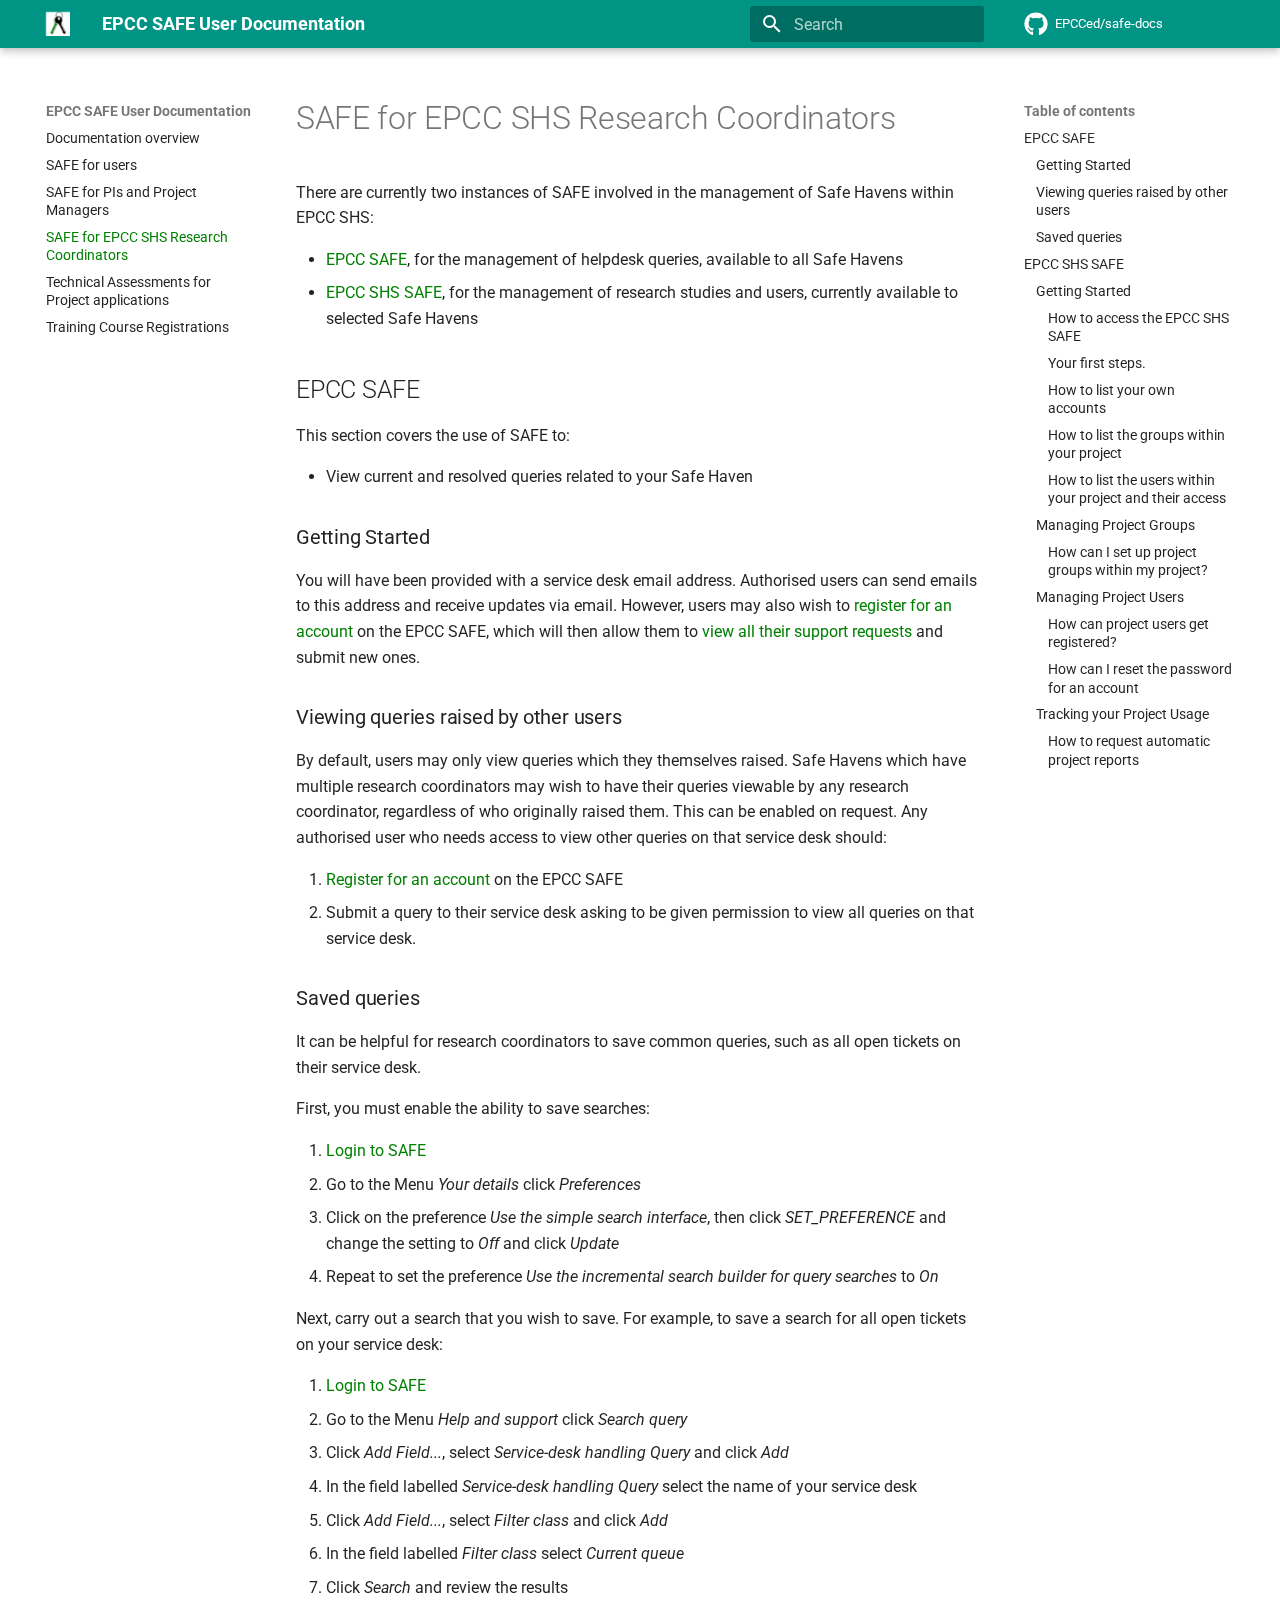
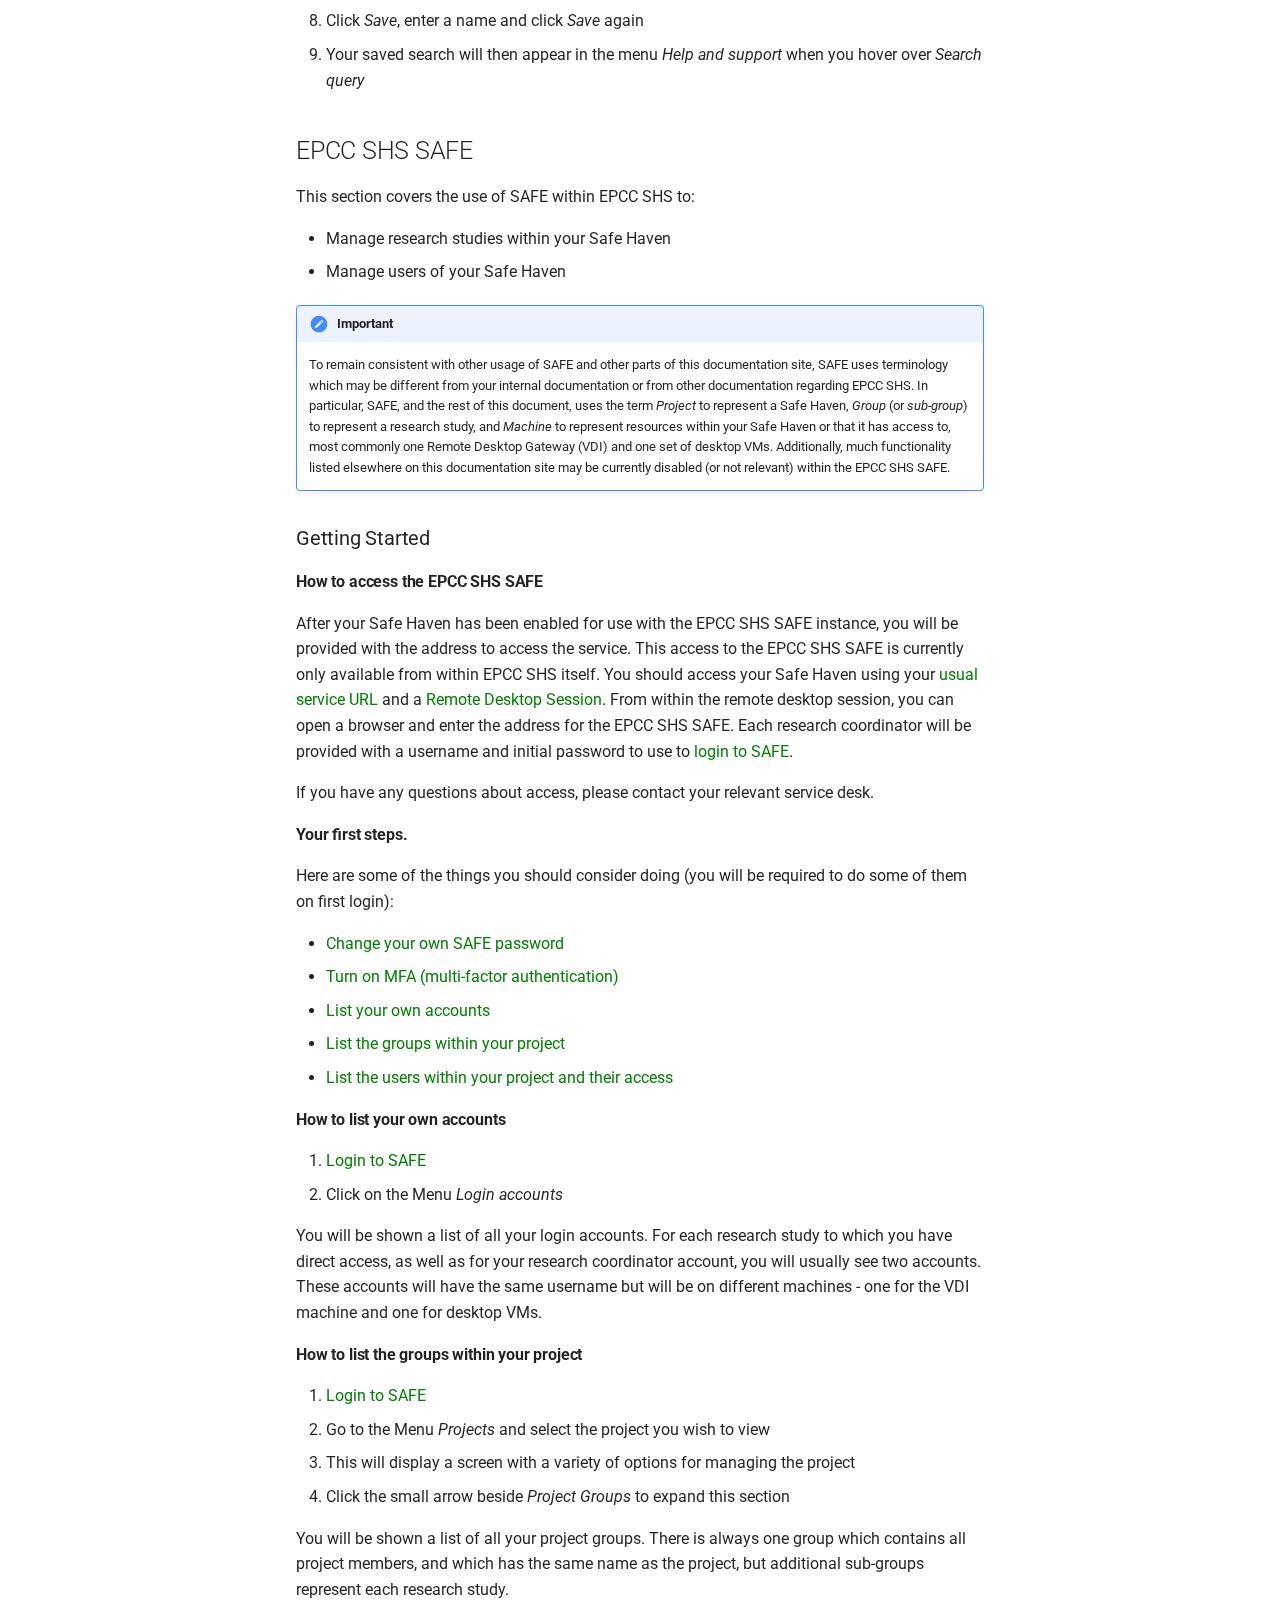
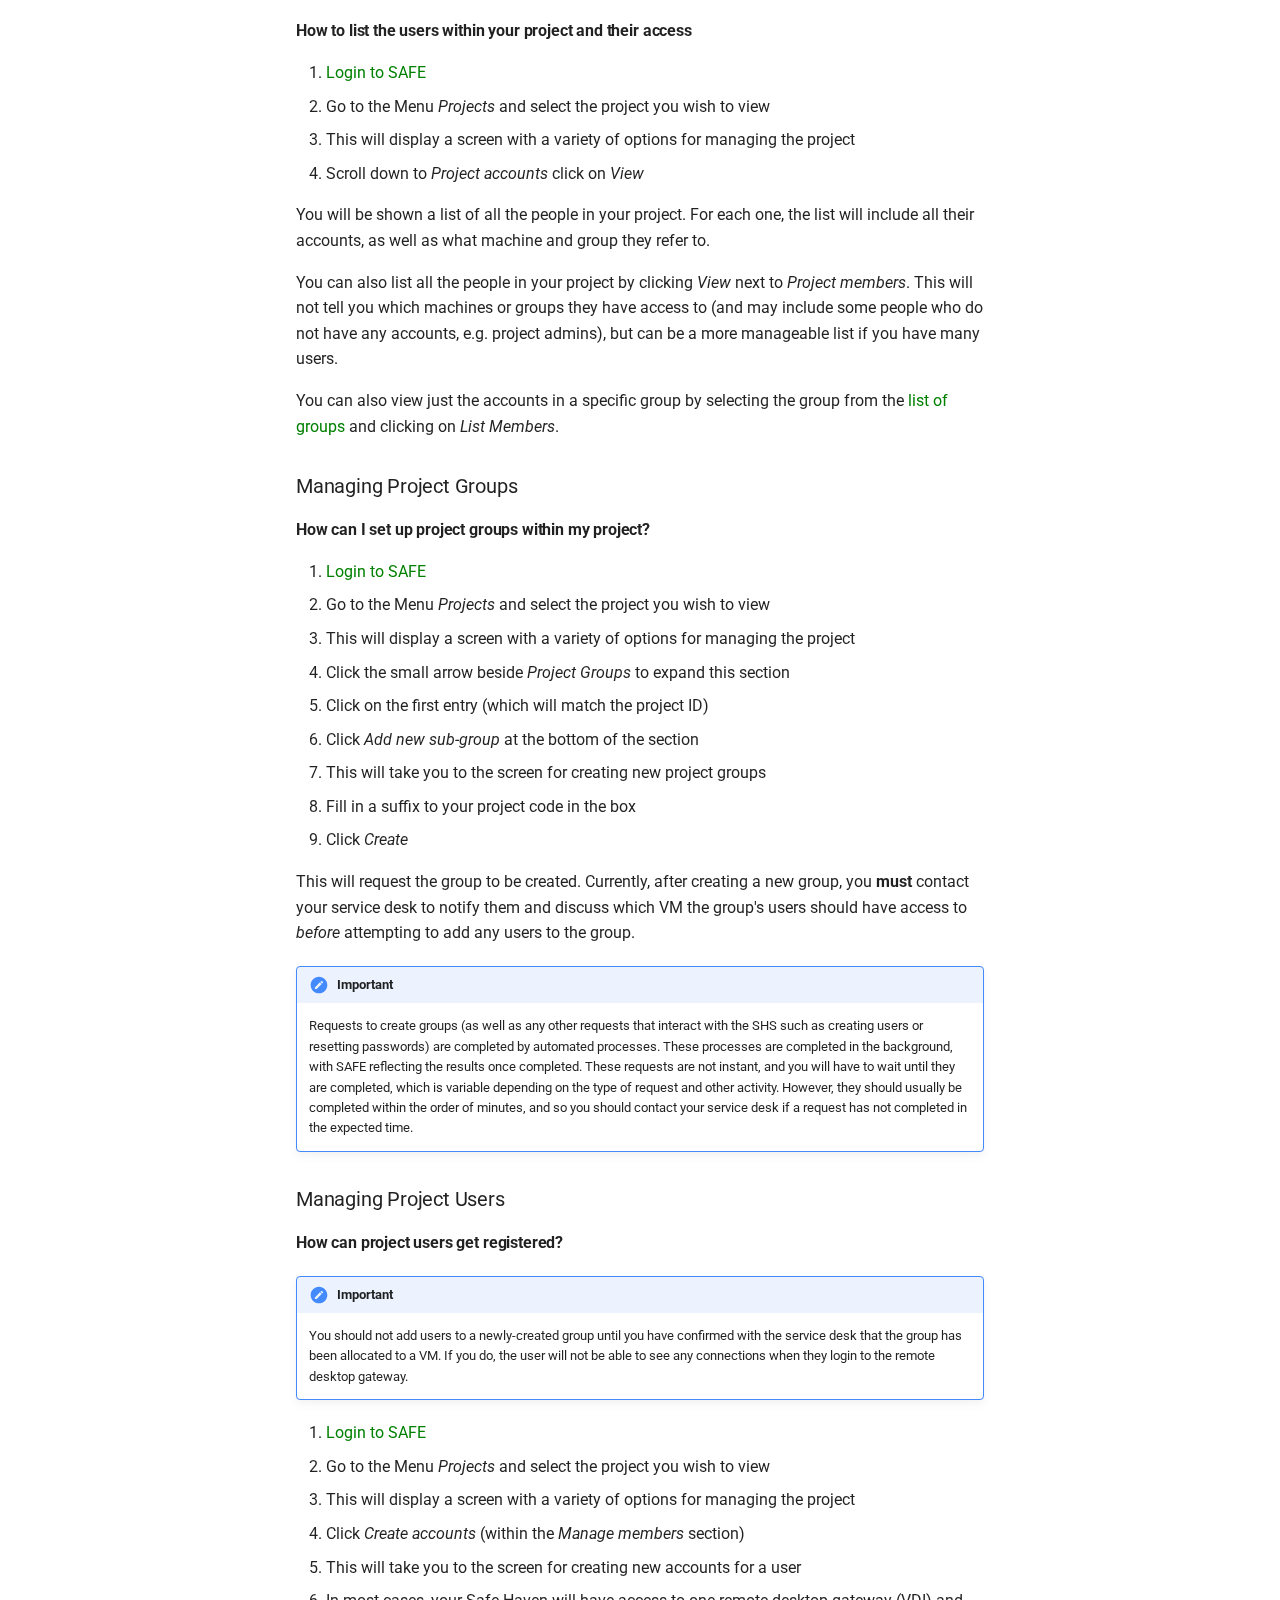
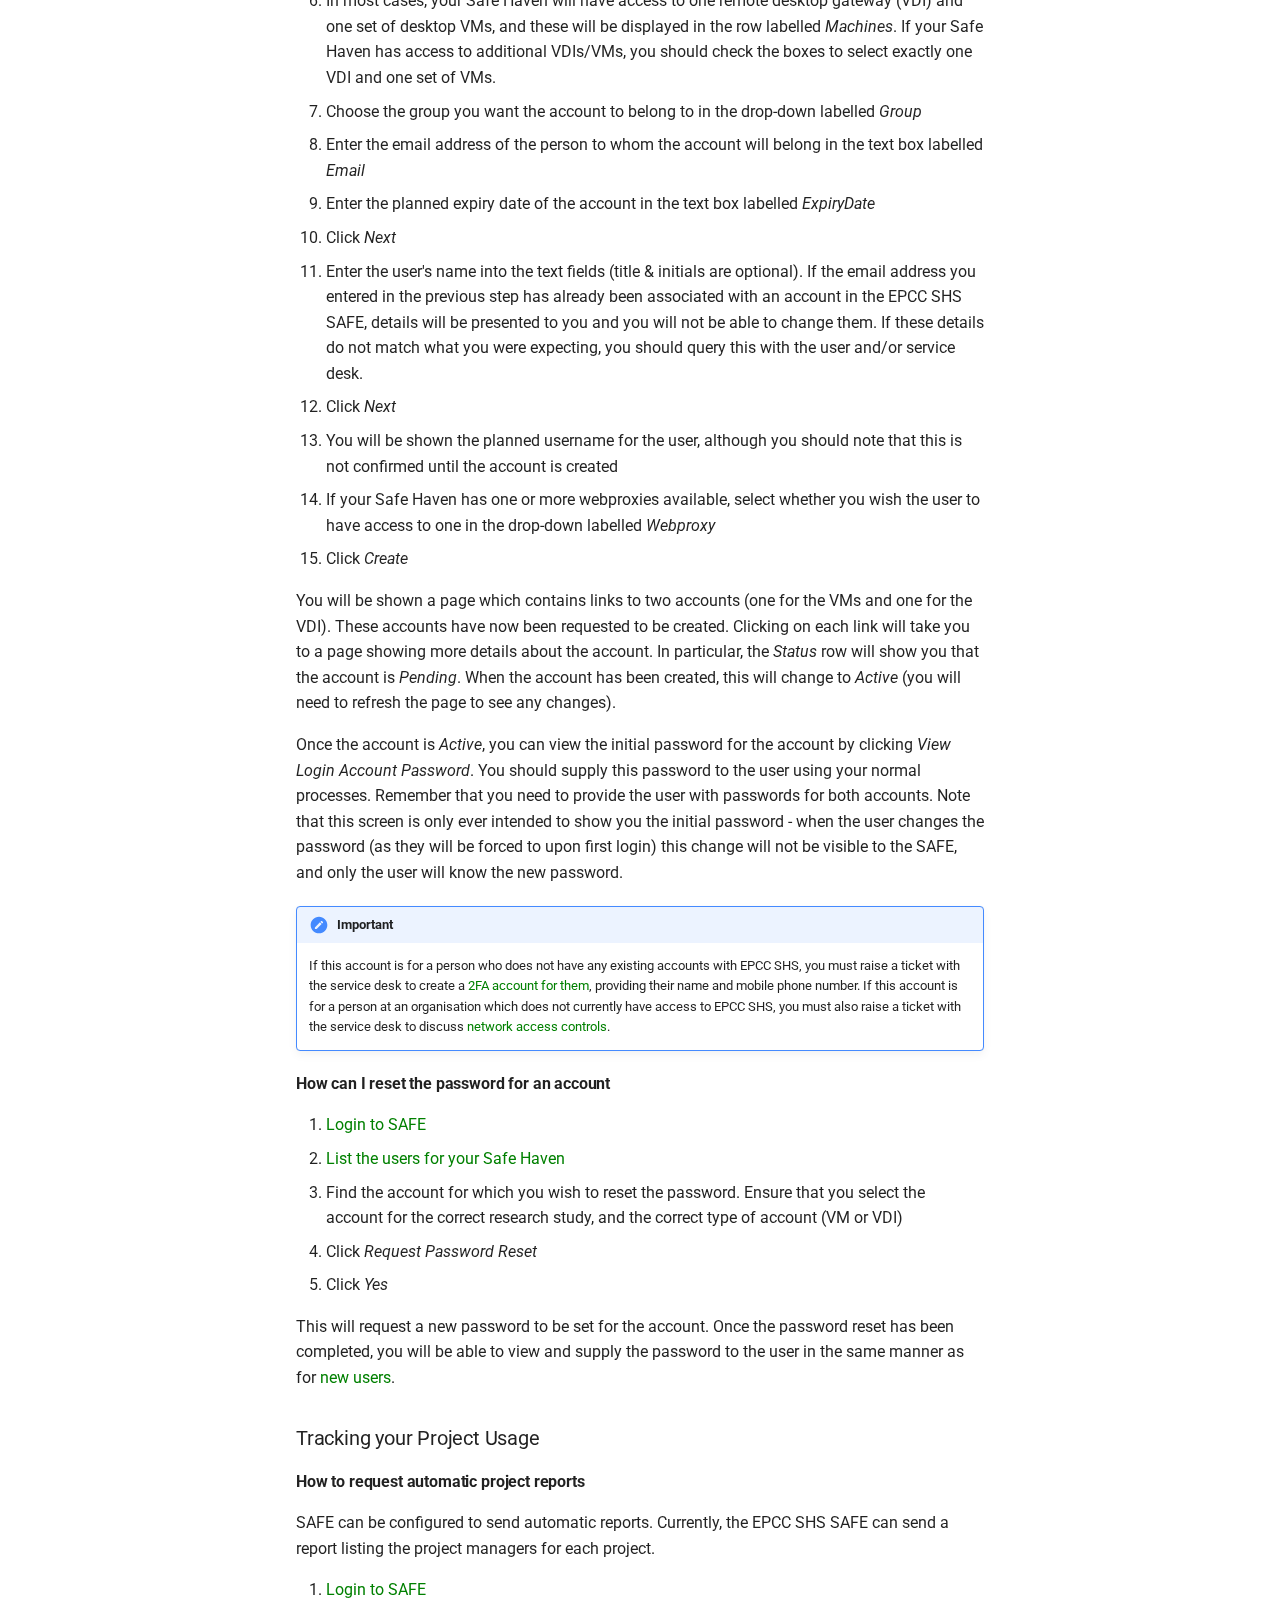
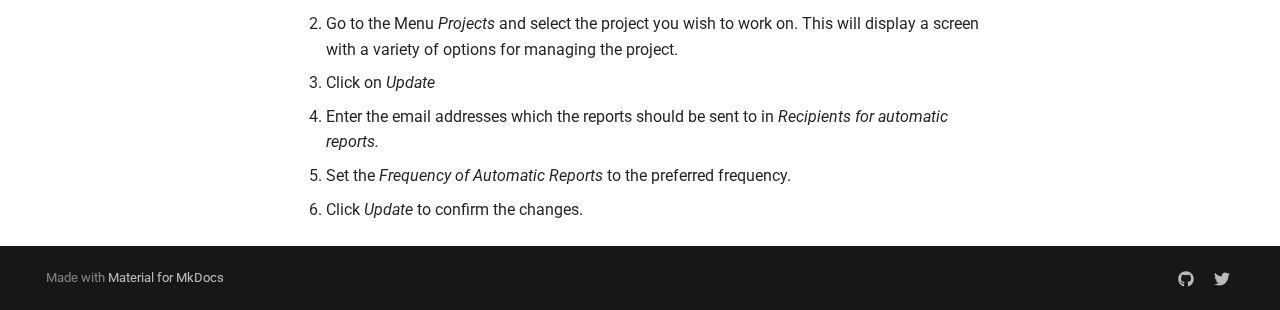
<file: safe-for-shs-rcs/index.html>
<!doctype html>
<html lang="en" class="no-js">
  <head>
    
      <meta charset="utf-8">
      <meta name="viewport" content="width=device-width,initial-scale=1">
      
      
      
      
        <link rel="prev" href="../safe-for-managers/">
      
      
        <link rel="next" href="../tas/">
      
      
        
      
      
      <link rel="icon" href="../favicon.ico">
      <meta name="generator" content="mkdocs-1.6.1, mkdocs-material-9.7.5">
    
    
      
        <title>SAFE for EPCC SHS Research Coordinators - EPCC SAFE User Documentation</title>
      
    
    
      <link rel="stylesheet" href="../assets/stylesheets/main.484c7ddc.min.css">
      
        
        <link rel="stylesheet" href="../assets/stylesheets/palette.ab4e12ef.min.css">
      
      


    
    
      
    
    
      
        
        
        <link rel="preconnect" href="https://fonts.gstatic.com" crossorigin>
        <link rel="stylesheet" href="https://fonts.googleapis.com/css?family=Roboto:300,300i,400,400i,700,700i%7CRoboto+Mono:400,400i,700,700i&display=fallback">
        <style>:root{--md-text-font:"Roboto";--md-code-font:"Roboto Mono"}</style>
      
    
    
      <link rel="stylesheet" href="../stylesheets/archer2.css">
    
    <script>__md_scope=new URL("..",location),__md_hash=e=>[...e].reduce(((e,_)=>(e<<5)-e+_.charCodeAt(0)),0),__md_get=(e,_=localStorage,t=__md_scope)=>JSON.parse(_.getItem(t.pathname+"."+e)),__md_set=(e,_,t=localStorage,a=__md_scope)=>{try{t.setItem(a.pathname+"."+e,JSON.stringify(_))}catch(e){}}</script>
    
      

    
    
  </head>
  
  
    
    
    
    
    
    <body dir="ltr" data-md-color-scheme="teal" data-md-color-primary="teal" data-md-color-accent="indigo">
  
    
    <input class="md-toggle" data-md-toggle="drawer" type="checkbox" id="__drawer" autocomplete="off">
    <input class="md-toggle" data-md-toggle="search" type="checkbox" id="__search" autocomplete="off">
    <label class="md-overlay" for="__drawer"></label>
    <div data-md-component="skip">
      
        
        <a href="#safe-for-epcc-shs-research-coordinators" class="md-skip">
          Skip to content
        </a>
      
    </div>
    <div data-md-component="announce">
      
    </div>
    
    
      

  

<header class="md-header md-header--shadow" data-md-component="header">
  <nav class="md-header__inner md-grid" aria-label="Header">
    <a href=".." title="EPCC SAFE User Documentation" class="md-header__button md-logo" aria-label="EPCC SAFE User Documentation" data-md-component="logo">
      
  <img src="../images/safe-logo.png" alt="logo">

    </a>
    <label class="md-header__button md-icon" for="__drawer">
      
      <svg xmlns="http://www.w3.org/2000/svg" viewBox="0 0 24 24"><path d="M3 6h18v2H3zm0 5h18v2H3zm0 5h18v2H3z"/></svg>
    </label>
    <div class="md-header__title" data-md-component="header-title">
      <div class="md-header__ellipsis">
        <div class="md-header__topic">
          <span class="md-ellipsis">
            EPCC SAFE User Documentation
          </span>
        </div>
        <div class="md-header__topic" data-md-component="header-topic">
          <span class="md-ellipsis">
            
              SAFE for EPCC SHS Research Coordinators
            
          </span>
        </div>
      </div>
    </div>
    
      
    
    
    
    
      
      
        <label class="md-header__button md-icon" for="__search">
          
          <svg xmlns="http://www.w3.org/2000/svg" viewBox="0 0 24 24"><path d="M9.5 3A6.5 6.5 0 0 1 16 9.5c0 1.61-.59 3.09-1.56 4.23l.27.27h.79l5 5-1.5 1.5-5-5v-.79l-.27-.27A6.52 6.52 0 0 1 9.5 16 6.5 6.5 0 0 1 3 9.5 6.5 6.5 0 0 1 9.5 3m0 2C7 5 5 7 5 9.5S7 14 9.5 14 14 12 14 9.5 12 5 9.5 5"/></svg>
        </label>
        <div class="md-search" data-md-component="search" role="dialog">
  <label class="md-search__overlay" for="__search"></label>
  <div class="md-search__inner" role="search">
    <form class="md-search__form" name="search">
      <input type="text" class="md-search__input" name="query" aria-label="Search" placeholder="Search" autocapitalize="off" autocorrect="off" autocomplete="off" spellcheck="false" data-md-component="search-query" required>
      <label class="md-search__icon md-icon" for="__search">
        
        <svg xmlns="http://www.w3.org/2000/svg" viewBox="0 0 24 24"><path d="M9.5 3A6.5 6.5 0 0 1 16 9.5c0 1.61-.59 3.09-1.56 4.23l.27.27h.79l5 5-1.5 1.5-5-5v-.79l-.27-.27A6.52 6.52 0 0 1 9.5 16 6.5 6.5 0 0 1 3 9.5 6.5 6.5 0 0 1 9.5 3m0 2C7 5 5 7 5 9.5S7 14 9.5 14 14 12 14 9.5 12 5 9.5 5"/></svg>
        
        <svg xmlns="http://www.w3.org/2000/svg" viewBox="0 0 24 24"><path d="M20 11v2H8l5.5 5.5-1.42 1.42L4.16 12l7.92-7.92L13.5 5.5 8 11z"/></svg>
      </label>
      <nav class="md-search__options" aria-label="Search">
        
        <button type="reset" class="md-search__icon md-icon" title="Clear" aria-label="Clear" tabindex="-1">
          
          <svg xmlns="http://www.w3.org/2000/svg" viewBox="0 0 24 24"><path d="M19 6.41 17.59 5 12 10.59 6.41 5 5 6.41 10.59 12 5 17.59 6.41 19 12 13.41 17.59 19 19 17.59 13.41 12z"/></svg>
        </button>
      </nav>
      
    </form>
    <div class="md-search__output">
      <div class="md-search__scrollwrap" tabindex="0" data-md-scrollfix>
        <div class="md-search-result" data-md-component="search-result">
          <div class="md-search-result__meta">
            Initializing search
          </div>
          <ol class="md-search-result__list" role="presentation"></ol>
        </div>
      </div>
    </div>
  </div>
</div>
      
    
    
      <div class="md-header__source">
        <a href="https://github.com/EPCCed/safe-docs" title="Go to repository" class="md-source" data-md-component="source">
  <div class="md-source__icon md-icon">
    
    <svg xmlns="http://www.w3.org/2000/svg" viewBox="0 0 512 512"><!--! Font Awesome Free 7.1.0 by @fontawesome - https://fontawesome.com License - https://fontawesome.com/license/free (Icons: CC BY 4.0, Fonts: SIL OFL 1.1, Code: MIT License) Copyright 2025 Fonticons, Inc.--><path d="M173.9 397.4c0 2-2.3 3.6-5.2 3.6-3.3.3-5.6-1.3-5.6-3.6 0-2 2.3-3.6 5.2-3.6 3-.3 5.6 1.3 5.6 3.6m-31.1-4.5c-.7 2 1.3 4.3 4.3 4.9 2.6 1 5.6 0 6.2-2s-1.3-4.3-4.3-5.2c-2.6-.7-5.5.3-6.2 2.3m44.2-1.7c-2.9.7-4.9 2.6-4.6 4.9.3 2 2.9 3.3 5.9 2.6 2.9-.7 4.9-2.6 4.6-4.6-.3-1.9-3-3.2-5.9-2.9M252.8 8C114.1 8 8 113.3 8 252c0 110.9 69.8 205.8 169.5 239.2 12.8 2.3 17.3-5.6 17.3-12.1 0-6.2-.3-40.4-.3-61.4 0 0-70 15-84.7-29.8 0 0-11.4-29.1-27.8-36.6 0 0-22.9-15.7 1.6-15.4 0 0 24.9 2 38.6 25.8 21.9 38.6 58.6 27.5 72.9 20.9 2.3-16 8.8-27.1 16-33.7-55.9-6.2-112.3-14.3-112.3-110.5 0-27.5 7.6-41.3 23.6-58.9-2.6-6.5-11.1-33.3 2.6-67.9 20.9-6.5 69 27 69 27 20-5.6 41.5-8.5 62.8-8.5s42.8 2.9 62.8 8.5c0 0 48.1-33.6 69-27 13.7 34.7 5.2 61.4 2.6 67.9 16 17.7 25.8 31.5 25.8 58.9 0 96.5-58.9 104.2-114.8 110.5 9.2 7.9 17 22.9 17 46.4 0 33.7-.3 75.4-.3 83.6 0 6.5 4.6 14.4 17.3 12.1C436.2 457.8 504 362.9 504 252 504 113.3 391.5 8 252.8 8M105.2 352.9c-1.3 1-1 3.3.7 5.2 1.6 1.6 3.9 2.3 5.2 1 1.3-1 1-3.3-.7-5.2-1.6-1.6-3.9-2.3-5.2-1m-10.8-8.1c-.7 1.3.3 2.9 2.3 3.9 1.6 1 3.6.7 4.3-.7.7-1.3-.3-2.9-2.3-3.9-2-.6-3.6-.3-4.3.7m32.4 35.6c-1.6 1.3-1 4.3 1.3 6.2 2.3 2.3 5.2 2.6 6.5 1 1.3-1.3.7-4.3-1.3-6.2-2.2-2.3-5.2-2.6-6.5-1m-11.4-14.7c-1.6 1-1.6 3.6 0 5.9s4.3 3.3 5.6 2.3c1.6-1.3 1.6-3.9 0-6.2-1.4-2.3-4-3.3-5.6-2"/></svg>
  </div>
  <div class="md-source__repository">
    EPCCed/safe-docs
  </div>
</a>
      </div>
    
  </nav>
  
</header>
    
    <div class="md-container" data-md-component="container">
      
      
        
          
        
      
      <main class="md-main" data-md-component="main">
        <div class="md-main__inner md-grid">
          
            
              
              <div class="md-sidebar md-sidebar--primary" data-md-component="sidebar" data-md-type="navigation" >
                <div class="md-sidebar__scrollwrap">
                  <div class="md-sidebar__inner">
                    



<nav class="md-nav md-nav--primary" aria-label="Navigation" data-md-level="0">
  <label class="md-nav__title" for="__drawer">
    <a href=".." title="EPCC SAFE User Documentation" class="md-nav__button md-logo" aria-label="EPCC SAFE User Documentation" data-md-component="logo">
      
  <img src="../images/safe-logo.png" alt="logo">

    </a>
    EPCC SAFE User Documentation
  </label>
  
    <div class="md-nav__source">
      <a href="https://github.com/EPCCed/safe-docs" title="Go to repository" class="md-source" data-md-component="source">
  <div class="md-source__icon md-icon">
    
    <svg xmlns="http://www.w3.org/2000/svg" viewBox="0 0 512 512"><!--! Font Awesome Free 7.1.0 by @fontawesome - https://fontawesome.com License - https://fontawesome.com/license/free (Icons: CC BY 4.0, Fonts: SIL OFL 1.1, Code: MIT License) Copyright 2025 Fonticons, Inc.--><path d="M173.9 397.4c0 2-2.3 3.6-5.2 3.6-3.3.3-5.6-1.3-5.6-3.6 0-2 2.3-3.6 5.2-3.6 3-.3 5.6 1.3 5.6 3.6m-31.1-4.5c-.7 2 1.3 4.3 4.3 4.9 2.6 1 5.6 0 6.2-2s-1.3-4.3-4.3-5.2c-2.6-.7-5.5.3-6.2 2.3m44.2-1.7c-2.9.7-4.9 2.6-4.6 4.9.3 2 2.9 3.3 5.9 2.6 2.9-.7 4.9-2.6 4.6-4.6-.3-1.9-3-3.2-5.9-2.9M252.8 8C114.1 8 8 113.3 8 252c0 110.9 69.8 205.8 169.5 239.2 12.8 2.3 17.3-5.6 17.3-12.1 0-6.2-.3-40.4-.3-61.4 0 0-70 15-84.7-29.8 0 0-11.4-29.1-27.8-36.6 0 0-22.9-15.7 1.6-15.4 0 0 24.9 2 38.6 25.8 21.9 38.6 58.6 27.5 72.9 20.9 2.3-16 8.8-27.1 16-33.7-55.9-6.2-112.3-14.3-112.3-110.5 0-27.5 7.6-41.3 23.6-58.9-2.6-6.5-11.1-33.3 2.6-67.9 20.9-6.5 69 27 69 27 20-5.6 41.5-8.5 62.8-8.5s42.8 2.9 62.8 8.5c0 0 48.1-33.6 69-27 13.7 34.7 5.2 61.4 2.6 67.9 16 17.7 25.8 31.5 25.8 58.9 0 96.5-58.9 104.2-114.8 110.5 9.2 7.9 17 22.9 17 46.4 0 33.7-.3 75.4-.3 83.6 0 6.5 4.6 14.4 17.3 12.1C436.2 457.8 504 362.9 504 252 504 113.3 391.5 8 252.8 8M105.2 352.9c-1.3 1-1 3.3.7 5.2 1.6 1.6 3.9 2.3 5.2 1 1.3-1 1-3.3-.7-5.2-1.6-1.6-3.9-2.3-5.2-1m-10.8-8.1c-.7 1.3.3 2.9 2.3 3.9 1.6 1 3.6.7 4.3-.7.7-1.3-.3-2.9-2.3-3.9-2-.6-3.6-.3-4.3.7m32.4 35.6c-1.6 1.3-1 4.3 1.3 6.2 2.3 2.3 5.2 2.6 6.5 1 1.3-1.3.7-4.3-1.3-6.2-2.2-2.3-5.2-2.6-6.5-1m-11.4-14.7c-1.6 1-1.6 3.6 0 5.9s4.3 3.3 5.6 2.3c1.6-1.3 1.6-3.9 0-6.2-1.4-2.3-4-3.3-5.6-2"/></svg>
  </div>
  <div class="md-source__repository">
    EPCCed/safe-docs
  </div>
</a>
    </div>
  
  <ul class="md-nav__list" data-md-scrollfix>
    
      
      
  
  
  
  
    <li class="md-nav__item">
      <a href=".." class="md-nav__link">
        
  
  
  <span class="md-ellipsis">
    
  
    Documentation overview
  

    
  </span>
  
  

      </a>
    </li>
  

    
      
      
  
  
  
  
    <li class="md-nav__item">
      <a href="../safe-for-users/" class="md-nav__link">
        
  
  
  <span class="md-ellipsis">
    
  
    SAFE for users
  

    
  </span>
  
  

      </a>
    </li>
  

    
      
      
  
  
  
  
    <li class="md-nav__item">
      <a href="../safe-for-managers/" class="md-nav__link">
        
  
  
  <span class="md-ellipsis">
    
  
    SAFE for PIs and Project Managers
  

    
  </span>
  
  

      </a>
    </li>
  

    
      
      
  
  
    
  
  
  
    <li class="md-nav__item md-nav__item--active">
      
      <input class="md-nav__toggle md-toggle" type="checkbox" id="__toc">
      
      
        
      
      
        <label class="md-nav__link md-nav__link--active" for="__toc">
          
  
  
  <span class="md-ellipsis">
    
  
    SAFE for EPCC SHS Research Coordinators
  

    
  </span>
  
  

          <span class="md-nav__icon md-icon"></span>
        </label>
      
      <a href="./" class="md-nav__link md-nav__link--active">
        
  
  
  <span class="md-ellipsis">
    
  
    SAFE for EPCC SHS Research Coordinators
  

    
  </span>
  
  

      </a>
      
        

<nav class="md-nav md-nav--secondary" aria-label="Table of contents">
  
  
  
    
  
  
    <label class="md-nav__title" for="__toc">
      <span class="md-nav__icon md-icon"></span>
      Table of contents
    </label>
    <ul class="md-nav__list" data-md-component="toc" data-md-scrollfix>
      
        <li class="md-nav__item">
  <a href="#epcc-safe" class="md-nav__link">
    <span class="md-ellipsis">
      
        EPCC SAFE
      
    </span>
  </a>
  
    <nav class="md-nav" aria-label="EPCC SAFE">
      <ul class="md-nav__list">
        
          <li class="md-nav__item">
  <a href="#getting-started" class="md-nav__link">
    <span class="md-ellipsis">
      
        Getting Started
      
    </span>
  </a>
  
</li>
        
          <li class="md-nav__item">
  <a href="#viewing-queries-raised-by-other-users" class="md-nav__link">
    <span class="md-ellipsis">
      
        Viewing queries raised by other users
      
    </span>
  </a>
  
</li>
        
          <li class="md-nav__item">
  <a href="#saved-queries" class="md-nav__link">
    <span class="md-ellipsis">
      
        Saved queries
      
    </span>
  </a>
  
</li>
        
      </ul>
    </nav>
  
</li>
      
        <li class="md-nav__item">
  <a href="#epcc-shs-safe" class="md-nav__link">
    <span class="md-ellipsis">
      
        EPCC SHS SAFE
      
    </span>
  </a>
  
    <nav class="md-nav" aria-label="EPCC SHS SAFE">
      <ul class="md-nav__list">
        
          <li class="md-nav__item">
  <a href="#getting-started_1" class="md-nav__link">
    <span class="md-ellipsis">
      
        Getting Started
      
    </span>
  </a>
  
    <nav class="md-nav" aria-label="Getting Started">
      <ul class="md-nav__list">
        
          <li class="md-nav__item">
  <a href="#how-to-access-the-epcc-shs-safe" class="md-nav__link">
    <span class="md-ellipsis">
      
        How to access the EPCC SHS SAFE
      
    </span>
  </a>
  
</li>
        
          <li class="md-nav__item">
  <a href="#your-first-steps" class="md-nav__link">
    <span class="md-ellipsis">
      
        Your first steps.
      
    </span>
  </a>
  
</li>
        
          <li class="md-nav__item">
  <a href="#how-to-list-your-own-accounts" class="md-nav__link">
    <span class="md-ellipsis">
      
        How to list your own accounts
      
    </span>
  </a>
  
</li>
        
          <li class="md-nav__item">
  <a href="#how-to-list-the-groups-within-your-project" class="md-nav__link">
    <span class="md-ellipsis">
      
        How to list the groups within your project
      
    </span>
  </a>
  
</li>
        
          <li class="md-nav__item">
  <a href="#how-to-list-the-users-within-your-project-and-their-access" class="md-nav__link">
    <span class="md-ellipsis">
      
        How to list the users within your project and their access
      
    </span>
  </a>
  
</li>
        
      </ul>
    </nav>
  
</li>
        
          <li class="md-nav__item">
  <a href="#managing-project-groups" class="md-nav__link">
    <span class="md-ellipsis">
      
        Managing Project Groups
      
    </span>
  </a>
  
    <nav class="md-nav" aria-label="Managing Project Groups">
      <ul class="md-nav__list">
        
          <li class="md-nav__item">
  <a href="#how-can-i-set-up-project-groups-within-my-project" class="md-nav__link">
    <span class="md-ellipsis">
      
        How can I set up project groups within my project?
      
    </span>
  </a>
  
</li>
        
      </ul>
    </nav>
  
</li>
        
          <li class="md-nav__item">
  <a href="#managing-project-users" class="md-nav__link">
    <span class="md-ellipsis">
      
        Managing Project Users
      
    </span>
  </a>
  
    <nav class="md-nav" aria-label="Managing Project Users">
      <ul class="md-nav__list">
        
          <li class="md-nav__item">
  <a href="#how-can-project-users-get-registered" class="md-nav__link">
    <span class="md-ellipsis">
      
        How can project users get registered?
      
    </span>
  </a>
  
</li>
        
          <li class="md-nav__item">
  <a href="#how-can-i-reset-the-password-for-an-account" class="md-nav__link">
    <span class="md-ellipsis">
      
        How can I reset the password for an account
      
    </span>
  </a>
  
</li>
        
      </ul>
    </nav>
  
</li>
        
          <li class="md-nav__item">
  <a href="#tracking-your-project-usage" class="md-nav__link">
    <span class="md-ellipsis">
      
        Tracking your Project Usage
      
    </span>
  </a>
  
    <nav class="md-nav" aria-label="Tracking your Project Usage">
      <ul class="md-nav__list">
        
          <li class="md-nav__item">
  <a href="#how-to-request-automatic-project-reports" class="md-nav__link">
    <span class="md-ellipsis">
      
        How to request automatic project reports
      
    </span>
  </a>
  
</li>
        
      </ul>
    </nav>
  
</li>
        
      </ul>
    </nav>
  
</li>
      
    </ul>
  
</nav>
      
    </li>
  

    
      
      
  
  
  
  
    <li class="md-nav__item">
      <a href="../tas/" class="md-nav__link">
        
  
  
  <span class="md-ellipsis">
    
  
    Technical Assessments for Project applications
  

    
  </span>
  
  

      </a>
    </li>
  

    
      
      
  
  
  
  
    <li class="md-nav__item">
      <a href="../training-registrations/" class="md-nav__link">
        
  
  
  <span class="md-ellipsis">
    
  
    Training Course Registrations
  

    
  </span>
  
  

      </a>
    </li>
  

    
  </ul>
</nav>
                  </div>
                </div>
              </div>
            
            
              
              <div class="md-sidebar md-sidebar--secondary" data-md-component="sidebar" data-md-type="toc" >
                <div class="md-sidebar__scrollwrap">
                  <div class="md-sidebar__inner">
                    

<nav class="md-nav md-nav--secondary" aria-label="Table of contents">
  
  
  
    
  
  
    <label class="md-nav__title" for="__toc">
      <span class="md-nav__icon md-icon"></span>
      Table of contents
    </label>
    <ul class="md-nav__list" data-md-component="toc" data-md-scrollfix>
      
        <li class="md-nav__item">
  <a href="#epcc-safe" class="md-nav__link">
    <span class="md-ellipsis">
      
        EPCC SAFE
      
    </span>
  </a>
  
    <nav class="md-nav" aria-label="EPCC SAFE">
      <ul class="md-nav__list">
        
          <li class="md-nav__item">
  <a href="#getting-started" class="md-nav__link">
    <span class="md-ellipsis">
      
        Getting Started
      
    </span>
  </a>
  
</li>
        
          <li class="md-nav__item">
  <a href="#viewing-queries-raised-by-other-users" class="md-nav__link">
    <span class="md-ellipsis">
      
        Viewing queries raised by other users
      
    </span>
  </a>
  
</li>
        
          <li class="md-nav__item">
  <a href="#saved-queries" class="md-nav__link">
    <span class="md-ellipsis">
      
        Saved queries
      
    </span>
  </a>
  
</li>
        
      </ul>
    </nav>
  
</li>
      
        <li class="md-nav__item">
  <a href="#epcc-shs-safe" class="md-nav__link">
    <span class="md-ellipsis">
      
        EPCC SHS SAFE
      
    </span>
  </a>
  
    <nav class="md-nav" aria-label="EPCC SHS SAFE">
      <ul class="md-nav__list">
        
          <li class="md-nav__item">
  <a href="#getting-started_1" class="md-nav__link">
    <span class="md-ellipsis">
      
        Getting Started
      
    </span>
  </a>
  
    <nav class="md-nav" aria-label="Getting Started">
      <ul class="md-nav__list">
        
          <li class="md-nav__item">
  <a href="#how-to-access-the-epcc-shs-safe" class="md-nav__link">
    <span class="md-ellipsis">
      
        How to access the EPCC SHS SAFE
      
    </span>
  </a>
  
</li>
        
          <li class="md-nav__item">
  <a href="#your-first-steps" class="md-nav__link">
    <span class="md-ellipsis">
      
        Your first steps.
      
    </span>
  </a>
  
</li>
        
          <li class="md-nav__item">
  <a href="#how-to-list-your-own-accounts" class="md-nav__link">
    <span class="md-ellipsis">
      
        How to list your own accounts
      
    </span>
  </a>
  
</li>
        
          <li class="md-nav__item">
  <a href="#how-to-list-the-groups-within-your-project" class="md-nav__link">
    <span class="md-ellipsis">
      
        How to list the groups within your project
      
    </span>
  </a>
  
</li>
        
          <li class="md-nav__item">
  <a href="#how-to-list-the-users-within-your-project-and-their-access" class="md-nav__link">
    <span class="md-ellipsis">
      
        How to list the users within your project and their access
      
    </span>
  </a>
  
</li>
        
      </ul>
    </nav>
  
</li>
        
          <li class="md-nav__item">
  <a href="#managing-project-groups" class="md-nav__link">
    <span class="md-ellipsis">
      
        Managing Project Groups
      
    </span>
  </a>
  
    <nav class="md-nav" aria-label="Managing Project Groups">
      <ul class="md-nav__list">
        
          <li class="md-nav__item">
  <a href="#how-can-i-set-up-project-groups-within-my-project" class="md-nav__link">
    <span class="md-ellipsis">
      
        How can I set up project groups within my project?
      
    </span>
  </a>
  
</li>
        
      </ul>
    </nav>
  
</li>
        
          <li class="md-nav__item">
  <a href="#managing-project-users" class="md-nav__link">
    <span class="md-ellipsis">
      
        Managing Project Users
      
    </span>
  </a>
  
    <nav class="md-nav" aria-label="Managing Project Users">
      <ul class="md-nav__list">
        
          <li class="md-nav__item">
  <a href="#how-can-project-users-get-registered" class="md-nav__link">
    <span class="md-ellipsis">
      
        How can project users get registered?
      
    </span>
  </a>
  
</li>
        
          <li class="md-nav__item">
  <a href="#how-can-i-reset-the-password-for-an-account" class="md-nav__link">
    <span class="md-ellipsis">
      
        How can I reset the password for an account
      
    </span>
  </a>
  
</li>
        
      </ul>
    </nav>
  
</li>
        
          <li class="md-nav__item">
  <a href="#tracking-your-project-usage" class="md-nav__link">
    <span class="md-ellipsis">
      
        Tracking your Project Usage
      
    </span>
  </a>
  
    <nav class="md-nav" aria-label="Tracking your Project Usage">
      <ul class="md-nav__list">
        
          <li class="md-nav__item">
  <a href="#how-to-request-automatic-project-reports" class="md-nav__link">
    <span class="md-ellipsis">
      
        How to request automatic project reports
      
    </span>
  </a>
  
</li>
        
      </ul>
    </nav>
  
</li>
        
      </ul>
    </nav>
  
</li>
      
    </ul>
  
</nav>
                  </div>
                </div>
              </div>
            
          
          
            <div class="md-content" data-md-component="content">
              
              <article class="md-content__inner md-typeset">
                
                  


  
  


<h1 id="safe-for-epcc-shs-research-coordinators">SAFE for EPCC SHS Research Coordinators</h1>
<p>There are currently two instances of SAFE involved in the management of Safe Havens within EPCC SHS:</p>
<ul>
<li><a href="#epcc-safe">EPCC SAFE</a>, for the management of helpdesk queries, available to all Safe Havens</li>
<li><a href="#epcc-shs-safe">EPCC SHS SAFE</a>, for the management of research studies and users, currently available to selected Safe Havens</li>
</ul>
<h2 id="epcc-safe">EPCC SAFE</h2>
<p>This section covers the use of SAFE to:</p>
<ul>
<li>View current and resolved queries related to your Safe Haven</li>
</ul>
<h3 id="getting-started">Getting Started</h3>
<p>You will have been provided with a service desk email address.
Authorised users can send emails to this address and receive updates via email.
However, users may also wish to <a href="../safe-for-users#register">register for an account</a> on the EPCC SAFE, which will then allow them to <a href="../safe-for-users#checkq">view all their support requests</a> and submit new ones.</p>
<h3 id="viewing-queries-raised-by-other-users">Viewing queries raised by other users</h3>
<p>By default, users may only view queries which they themselves raised.
Safe Havens which have multiple research coordinators may wish to have their queries viewable by any research coordinator, regardless of who originally raised them.
This can be enabled on request.
Any authorised user who needs access to view other queries on that service desk should:</p>
<ol>
<li><a href="../safe-for-users#register">Register for an account</a> on the EPCC SAFE</li>
<li>Submit a query to their service desk asking to be given permission to view all queries on that service desk.</li>
</ol>
<h3 id="saved-queries">Saved queries</h3>
<p>It can be helpful for research coordinators to save common queries, such as all open tickets on their service desk.</p>
<p>First, you must enable the ability to save searches:</p>
<ol>
<li><a href="../safe-for-users#login">Login to SAFE</a></li>
<li>Go to the Menu <em>Your details</em> click <em>Preferences</em></li>
<li>Click on the preference <em>Use the simple search interface</em>, then click <em>SET_PREFERENCE</em> and change the setting to <em>Off</em> and click <em>Update</em></li>
<li>Repeat to set the preference <em>Use the incremental search builder for query searches</em> to <em>On</em></li>
</ol>
<p>Next, carry out a search that you wish to save.
For example, to save a search for all open tickets on your service desk:</p>
<ol>
<li><a href="../safe-for-users#login">Login to SAFE</a></li>
<li>Go to the Menu <em>Help and support</em> click <em>Search query</em></li>
<li>Click <em>Add Field...</em>, select <em>Service-desk handling Query</em> and click <em>Add</em></li>
<li>In the field labelled <em>Service-desk handling Query</em> select the name of your service desk</li>
<li>Click <em>Add Field...</em>, select <em>Filter class</em> and click <em>Add</em></li>
<li>In the field labelled <em>Filter class</em> select <em>Current queue</em></li>
<li>Click <em>Search</em> and review the results</li>
<li>Click <em>Save</em>, enter a name and click <em>Save</em> again</li>
<li>Your saved search will then appear in the menu <em>Help and support</em> when you hover over <em>Search query</em></li>
</ol>
<h2 id="epcc-shs-safe">EPCC SHS SAFE</h2>
<p>This section covers the use of SAFE within EPCC SHS to:</p>
<ul>
<li>Manage research studies within your Safe Haven</li>
<li>Manage users of your Safe Haven</li>
</ul>
<div class="admonition important">
<p class="admonition-title">Important</p>
<p>To remain consistent with other usage of SAFE and other parts of this documentation site, SAFE uses terminology which may be different from your internal documentation or from other documentation regarding EPCC SHS.
In particular, SAFE, and the rest of this document, uses the term <em>Project</em> to represent a Safe Haven, <em>Group</em> (or <em>sub-group</em>) to represent a research study, and <em>Machine</em> to represent resources within your Safe Haven or that it has access to, most commonly one Remote Desktop Gateway (VDI) and one set of desktop VMs.
Additionally, much functionality listed elsewhere on this documentation site may be currently disabled (or not relevant) within the EPCC SHS SAFE.</p>
</div>
<h3 id="getting-started_1"><a name="getting-started"></a>Getting Started</h3>
<h4 id="how-to-access-the-epcc-shs-safe"><a name="login"></a>How to access the EPCC SHS SAFE</h4>
<p>After your Safe Haven has been enabled for use with the EPCC SHS SAFE instance, you will be provided with the address to access the service.
This access to the EPCC SHS SAFE is currently only available from within EPCC SHS itself.
You should access your Safe Haven using your <a href="https://docs.eidf.ac.uk/safe-haven-services/safe-haven-access/">usual service URL</a> and a <a href="https://docs.eidf.ac.uk/safe-haven-services/virtual-desktop-connections/#connecting-to-a-remote-desktop-session">Remote Desktop Session</a>.
From within the remote desktop session, you can open a browser and enter the address for the EPCC SHS SAFE.
Each research coordinator will be provided with a username and initial password to use to <a href="../safe-for-users#login">login to SAFE</a>.</p>
<p>If you have any questions about access, please contact your relevant service desk.</p>
<h4 id="your-first-steps"><a id="andnext"></a>Your first steps.</h4>
<p>Here are some of the things you should consider doing (you will be required to do some of them on first login):</p>
<ul>
<li><a href="../safe-for-users#chpass">Change your own SAFE password</a></li>
<li><a href="../safe-for-users#2fac">Turn on MFA (multi-factor authentication)</a></li>
<li><a href="#selflist">List your own accounts</a></li>
<li><a href="#listgroups">List the groups within your project</a></li>
<li><a href="#listusers">List the users within your project and their access</a></li>
</ul>
<h4 id="how-to-list-your-own-accounts"><a id="selflist"></a>How to list your own accounts</h4>
<ol>
<li><a href="#login">Login to SAFE</a></li>
<li>Click on the Menu <em>Login accounts</em></li>
</ol>
<p>You will be shown a list of all your login accounts.
For each research study to which you have direct access, as well as for your research coordinator account, you will usually see two accounts.
These accounts will have the same username but will be on different machines - one for the VDI machine and one for desktop VMs.</p>
<h4 id="how-to-list-the-groups-within-your-project"><a id="listgroups"></a>How to list the groups within your project</h4>
<ol>
<li><a href="#login">Login to SAFE</a></li>
<li>Go to the Menu <em>Projects</em> and select the project you wish to view</li>
<li>This will display a screen with a variety of options for managing the project</li>
<li>Click the small arrow beside <em>Project Groups</em> to expand this section</li>
</ol>
<p>You will be shown a list of all your project groups.
There is always one group which contains all project members, and which has the same name as the project, but additional sub-groups represent each research study.</p>
<h4 id="how-to-list-the-users-within-your-project-and-their-access"><a id="listusers"></a>How to list the users within your project and their access</h4>
<ol>
<li><a href="#login">Login to SAFE</a></li>
<li>Go to the Menu <em>Projects</em> and select the project you wish to view</li>
<li>This will display a screen with a variety of options for managing the project</li>
<li>Scroll down to <em>Project accounts</em> click on <em>View</em></li>
</ol>
<p>You will be shown a list of all the people in your project.
For each one, the list will include all their accounts, as well as what machine and group they refer to.</p>
<p>You can also list all the people in your project by clicking <em>View</em> next to <em>Project members</em>.
This will not tell you which machines or groups they have access to (and may include some people who do not have any accounts, e.g. project admins), but can be a more manageable list if you have many users.</p>
<p>You can also view just the accounts in a specific group by selecting the group from the <a href="#listgroups">list of groups</a> and clicking on <em>List Members</em>.</p>
<h3 id="managing-project-groups"><a id="managing-groups"></a> Managing Project Groups</h3>
<h4 id="how-can-i-set-up-project-groups-within-my-project"><a id="projgrp"></a> How can I set up project groups within my project?</h4>
<ol>
<li><a href="#login">Login to SAFE</a></li>
<li>Go to the Menu <em>Projects</em> and select the project you wish to view</li>
<li>This will display a screen with a variety of options for managing the project</li>
<li>Click the small arrow beside <em>Project Groups</em> to expand this section</li>
<li>Click on the first entry (which will match the project ID)</li>
<li>Click <em>Add new sub-group</em> at the bottom of the section</li>
<li>This will take you to the screen for creating new project groups</li>
<li>Fill in a suffix to your project code in the box</li>
<li>Click <em>Create</em></li>
</ol>
<p>This will request the group to be created.
Currently, after creating a new group, you <strong>must</strong> contact your service desk to notify them and discuss which VM the group's users should have access to <em>before</em> attempting to add any users to the group.</p>
<div class="admonition important">
<p class="admonition-title">Important</p>
<p>Requests to create groups (as well as any other requests that interact with the SHS such as creating users or resetting passwords) are completed by automated processes.
These processes are completed in the background, with SAFE reflecting the results once completed.
These requests are not instant, and you will have to wait until they are completed, which is variable depending on the type of request and other activity.
However, they should usually be completed within the order of minutes, and so you should contact your service desk if a request has not completed in the expected time.</p>
</div>
<h3 id="managing-project-users"><a id="managing-users"></a> Managing Project Users</h3>
<h4 id="how-can-project-users-get-registered"><a id="regusers"></a> How can project users get registered?</h4>
<div class="admonition important">
<p class="admonition-title">Important</p>
<p>You should not add users to a newly-created group until you have confirmed with the service desk that the group has been allocated to a VM.
If you do, the user will not be able to see any connections when they login to the remote desktop gateway.</p>
</div>
<ol>
<li><a href="#login">Login to SAFE</a></li>
<li>Go to the Menu <em>Projects</em> and select the project you wish to view</li>
<li>This will display a screen with a variety of options for managing the project</li>
<li>Click <em>Create accounts</em> (within the <em>Manage members</em> section)</li>
<li>This will take you to the screen for creating new accounts for a user</li>
<li>In most cases, your Safe Haven will have access to one remote desktop gateway (VDI) and one set of desktop VMs, and these will be displayed in the row labelled <em>Machines</em>. If your Safe Haven has access to additional VDIs/VMs, you should check the boxes to select exactly one VDI and one set of VMs.</li>
<li>Choose the group you want the account to belong to in the drop-down labelled <em>Group</em></li>
<li>Enter the email address of the person to whom the account will belong in the text box labelled <em>Email</em></li>
<li>Enter the planned expiry date of the account in the text box labelled <em>ExpiryDate</em></li>
<li>Click <em>Next</em></li>
<li>Enter the user's name into the text fields (title &amp; initials are optional). If the email address you entered in the previous step has already been associated with an account in the EPCC SHS SAFE, details will be presented to you and you will not be able to change them. If these details do not match what you were expecting, you should query this with the user and/or service desk.</li>
<li>Click <em>Next</em></li>
<li>You will be shown the planned username for the user, although you should note that this is not confirmed until the account is created</li>
<li>If your Safe Haven has one or more webproxies available, select whether you wish the user to have access to one in the drop-down labelled <em>Webproxy</em></li>
<li>Click <em>Create</em></li>
</ol>
<p>You will be shown a page which contains links to two accounts (one for the VMs and one for the VDI).
These accounts have now been requested to be created.
Clicking on each link will take you to a page showing more details about the account.
In particular, the <em>Status</em> row will show you that the account is <em>Pending</em>.
When the account has been created, this will change to <em>Active</em> (you will need to refresh the page to see any changes).</p>
<p>Once the account is <em>Active</em>, you can view the initial password for the account by clicking <em>View Login Account Password</em>.
You should supply this password to the user using your normal processes.
Remember that you need to provide the user with passwords for both accounts.
Note that this screen is only ever intended to show you the initial password - when the user changes the password (as they will be forced to upon first login) this change will not be visible to the SAFE, and only the user will know the new password.</p>
<div class="admonition important">
<p class="admonition-title">Important</p>
<p>If this account is for a person who does not have any existing accounts with EPCC SHS, you must raise a ticket with the service desk to create a <a href="https://docs.eidf.ac.uk/safe-haven-services/safe-haven-access/#safe-haven-login">2FA account for them</a>, providing their name and mobile phone number. If this account is for a person at an organisation which does not currently have access to EPCC SHS, you must also raise a ticket with the service desk to discuss <a href="https://docs.eidf.ac.uk/safe-haven-services/network-access-controls/">network access controls</a>.</p>
</div>
<h4 id="how-can-i-reset-the-password-for-an-account"><a id="resetpwd"></a> How can I reset the password for an account</h4>
<ol>
<li><a href="#login">Login to SAFE</a></li>
<li><a href="#listusers">List the users for your Safe Haven</a></li>
<li>Find the account for which you wish to reset the password. Ensure that you select the account for the correct research study, and the correct type of account (VM or VDI)</li>
<li>Click <em>Request Password Reset</em></li>
<li>Click <em>Yes</em></li>
</ol>
<p>This will request a new password to be set for the account.
Once the password reset has been completed, you will be able to view and supply the password to the user in the same manner as for <a href="#regusers">new users</a>.</p>
<h3 id="tracking-your-project-usage"><a id="track-usage"></a> Tracking your Project Usage</h3>
<h4 id="how-to-request-automatic-project-reports"><a id="autorep"></a> How to request automatic project reports</h4>
<p>SAFE can be configured to send automatic reports.
Currently, the EPCC SHS SAFE can send a report listing the project managers for each project.</p>
<ol>
<li><a href="#login">Login to SAFE</a></li>
<li>Go to the Menu <em>Projects</em> and select the project you wish to work on. This will display a screen with a variety of options for managing the project.</li>
<li>Click on <em>Update</em></li>
<li>Enter the email addresses which the reports should be sent to in <em>Recipients for automatic reports.</em></li>
<li>Set the <em>Frequency of Automatic Reports</em> to the preferred frequency.</li>
<li>Click <em>Update</em> to confirm the changes.</li>
</ol>












                
              </article>
            </div>
          
          
<script>var target=document.getElementById(location.hash.slice(1));target&&target.name&&(target.checked=target.name.startsWith("__tabbed_"))</script>
        </div>
        
      </main>
      
        <footer class="md-footer">
  
  <div class="md-footer-meta md-typeset">
    <div class="md-footer-meta__inner md-grid">
      <div class="md-copyright">
  
  
    Made with
    <a href="https://squidfunk.github.io/mkdocs-material/" target="_blank" rel="noopener">
      Material for MkDocs
    </a>
  
</div>
      
        
<div class="md-social">
  
    
    
    
    
      
      
    
    <a href="https://github.com/EPCCed" target="_blank" rel="noopener" title="github.com" class="md-social__link">
      <svg xmlns="http://www.w3.org/2000/svg" viewBox="0 0 512 512"><!--! Font Awesome Free 7.1.0 by @fontawesome - https://fontawesome.com License - https://fontawesome.com/license/free (Icons: CC BY 4.0, Fonts: SIL OFL 1.1, Code: MIT License) Copyright 2025 Fonticons, Inc.--><path d="M173.9 397.4c0 2-2.3 3.6-5.2 3.6-3.3.3-5.6-1.3-5.6-3.6 0-2 2.3-3.6 5.2-3.6 3-.3 5.6 1.3 5.6 3.6m-31.1-4.5c-.7 2 1.3 4.3 4.3 4.9 2.6 1 5.6 0 6.2-2s-1.3-4.3-4.3-5.2c-2.6-.7-5.5.3-6.2 2.3m44.2-1.7c-2.9.7-4.9 2.6-4.6 4.9.3 2 2.9 3.3 5.9 2.6 2.9-.7 4.9-2.6 4.6-4.6-.3-1.9-3-3.2-5.9-2.9M252.8 8C114.1 8 8 113.3 8 252c0 110.9 69.8 205.8 169.5 239.2 12.8 2.3 17.3-5.6 17.3-12.1 0-6.2-.3-40.4-.3-61.4 0 0-70 15-84.7-29.8 0 0-11.4-29.1-27.8-36.6 0 0-22.9-15.7 1.6-15.4 0 0 24.9 2 38.6 25.8 21.9 38.6 58.6 27.5 72.9 20.9 2.3-16 8.8-27.1 16-33.7-55.9-6.2-112.3-14.3-112.3-110.5 0-27.5 7.6-41.3 23.6-58.9-2.6-6.5-11.1-33.3 2.6-67.9 20.9-6.5 69 27 69 27 20-5.6 41.5-8.5 62.8-8.5s42.8 2.9 62.8 8.5c0 0 48.1-33.6 69-27 13.7 34.7 5.2 61.4 2.6 67.9 16 17.7 25.8 31.5 25.8 58.9 0 96.5-58.9 104.2-114.8 110.5 9.2 7.9 17 22.9 17 46.4 0 33.7-.3 75.4-.3 83.6 0 6.5 4.6 14.4 17.3 12.1C436.2 457.8 504 362.9 504 252 504 113.3 391.5 8 252.8 8M105.2 352.9c-1.3 1-1 3.3.7 5.2 1.6 1.6 3.9 2.3 5.2 1 1.3-1 1-3.3-.7-5.2-1.6-1.6-3.9-2.3-5.2-1m-10.8-8.1c-.7 1.3.3 2.9 2.3 3.9 1.6 1 3.6.7 4.3-.7.7-1.3-.3-2.9-2.3-3.9-2-.6-3.6-.3-4.3.7m32.4 35.6c-1.6 1.3-1 4.3 1.3 6.2 2.3 2.3 5.2 2.6 6.5 1 1.3-1.3.7-4.3-1.3-6.2-2.2-2.3-5.2-2.6-6.5-1m-11.4-14.7c-1.6 1-1.6 3.6 0 5.9s4.3 3.3 5.6 2.3c1.6-1.3 1.6-3.9 0-6.2-1.4-2.3-4-3.3-5.6-2"/></svg>
    </a>
  
    
    
    
    
      
      
    
    <a href="https://twitter.com/EPCCed" target="_blank" rel="noopener" title="twitter.com" class="md-social__link">
      <svg xmlns="http://www.w3.org/2000/svg" viewBox="0 0 512 512"><!--! Font Awesome Free 7.1.0 by @fontawesome - https://fontawesome.com License - https://fontawesome.com/license/free (Icons: CC BY 4.0, Fonts: SIL OFL 1.1, Code: MIT License) Copyright 2025 Fonticons, Inc.--><path d="M459.4 151.7c.3 4.5.3 9.1.3 13.6 0 138.7-105.6 298.6-298.6 298.6-59.5 0-114.7-17.2-161.1-47.1 8.4 1 16.6 1.3 25.3 1.3 49.1 0 94.2-16.6 130.3-44.8-46.1-1-84.8-31.2-98.1-72.8 6.5 1 13 1.6 19.8 1.6 9.4 0 18.8-1.3 27.6-3.6-48.1-9.7-84.1-52-84.1-103v-1.3c14 7.8 30.2 12.7 47.4 13.3-28.3-18.8-46.8-51-46.8-87.4 0-19.5 5.2-37.4 14.3-53C87.4 130.8 165 172.4 252.1 176.9c-1.6-7.8-2.6-15.9-2.6-24C249.5 95.1 296.3 48 354.4 48c30.2 0 57.5 12.7 76.7 33.1 23.7-4.5 46.5-13.3 66.6-25.3-7.8 24.4-24.4 44.8-46.1 57.8 21.1-2.3 41.6-8.1 60.4-16.2-14.3 20.8-32.2 39.3-52.6 54.3"/></svg>
    </a>
  
</div>
      
    </div>
  </div>
</footer>
      
    </div>
    <div class="md-dialog" data-md-component="dialog">
      <div class="md-dialog__inner md-typeset"></div>
    </div>
    
    
    
      
      
      <script id="__config" type="application/json">{"annotate": null, "base": "..", "features": ["tabs"], "search": "../assets/javascripts/workers/search.2c215733.min.js", "tags": null, "translations": {"clipboard.copied": "Copied to clipboard", "clipboard.copy": "Copy to clipboard", "search.result.more.one": "1 more on this page", "search.result.more.other": "# more on this page", "search.result.none": "No matching documents", "search.result.one": "1 matching document", "search.result.other": "# matching documents", "search.result.placeholder": "Type to start searching", "search.result.term.missing": "Missing", "select.version": "Select version"}, "version": null}</script>
    
    
      <script src="../assets/javascripts/bundle.79ae519e.min.js"></script>
      
    
  </body>
</html>
</file>
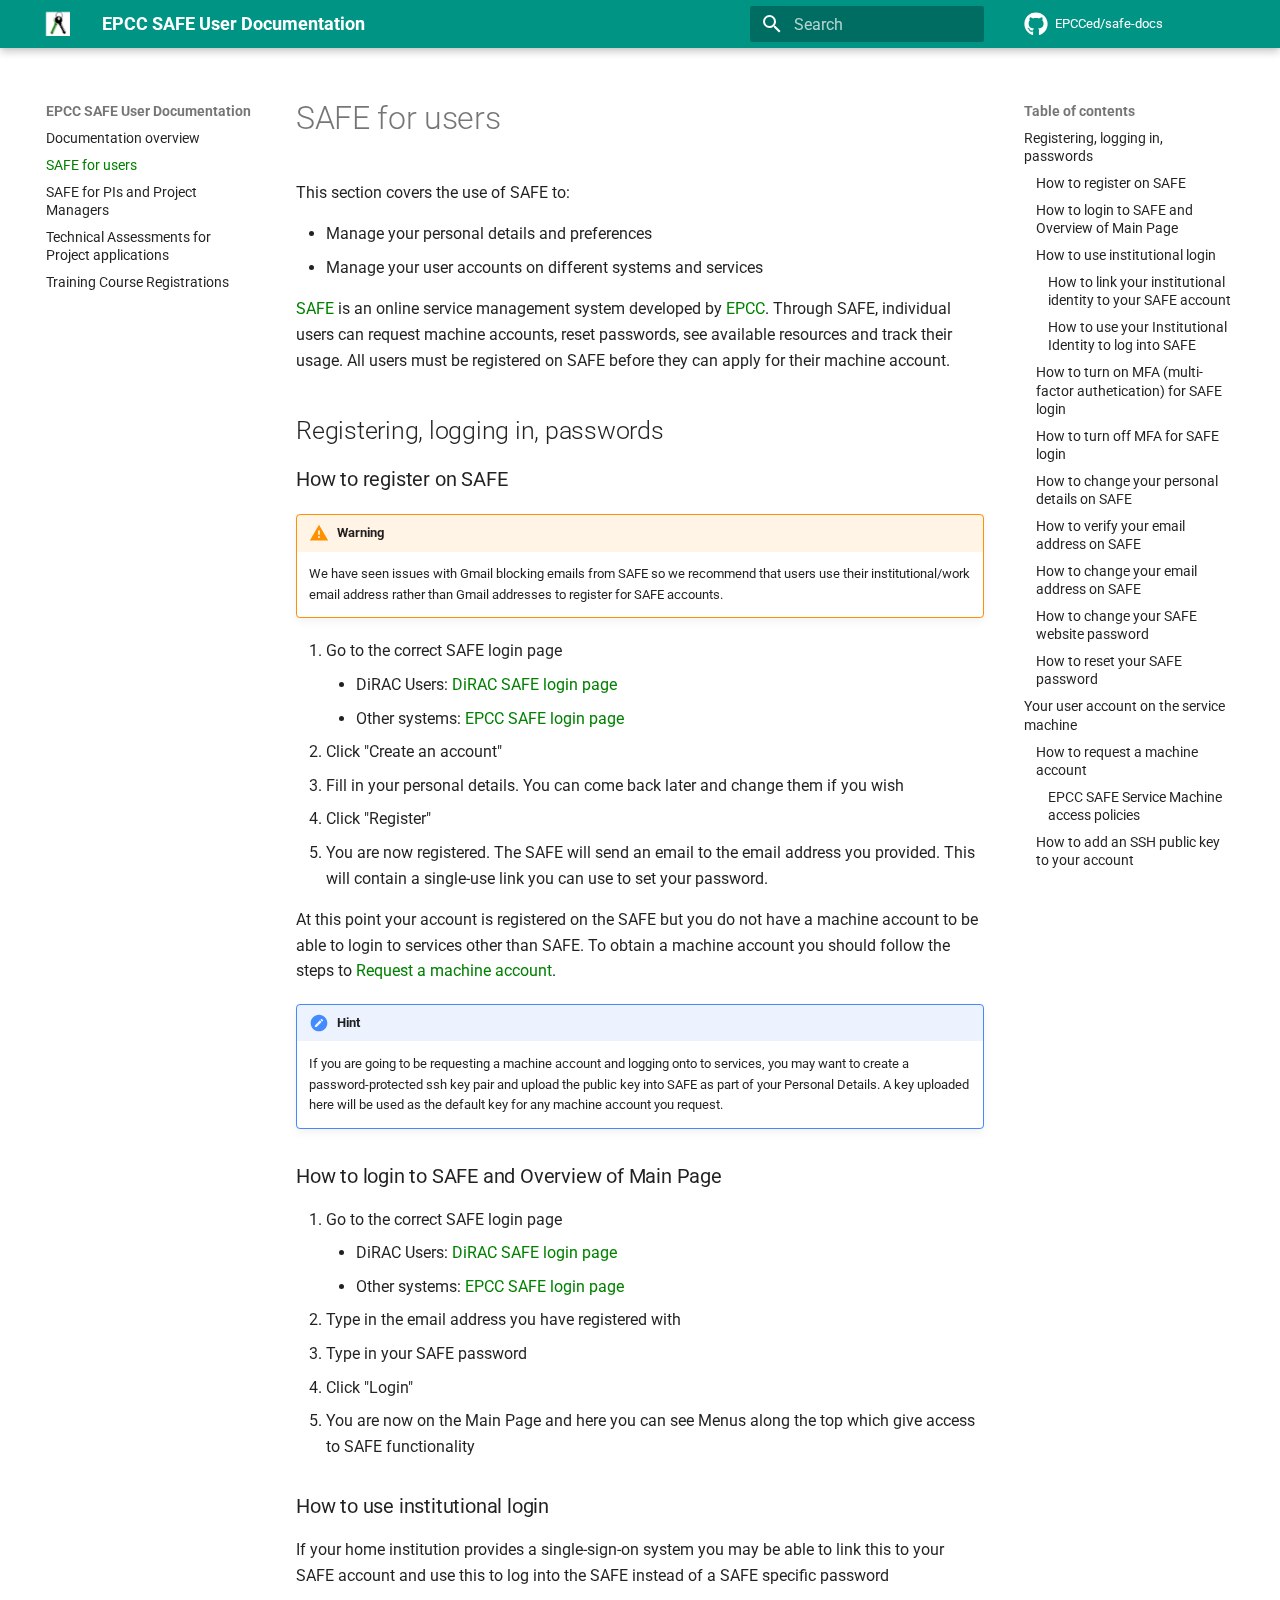
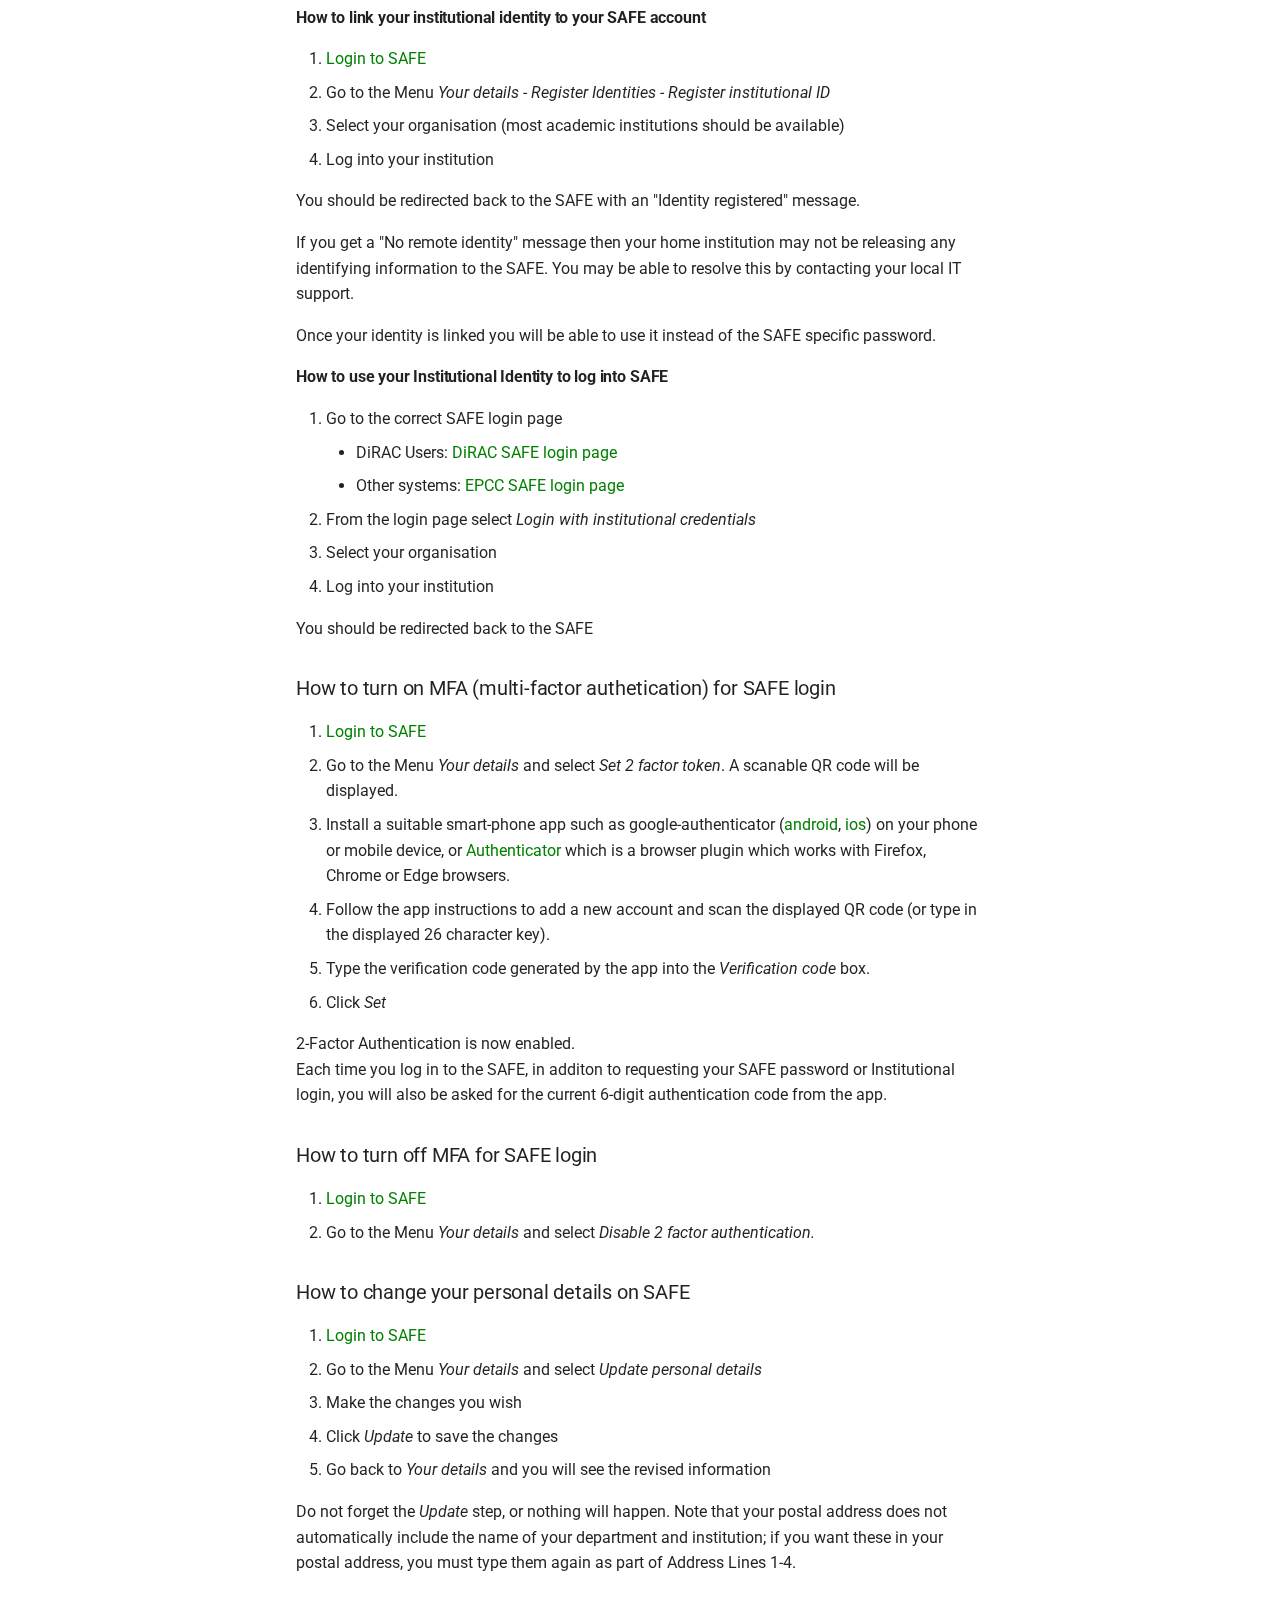
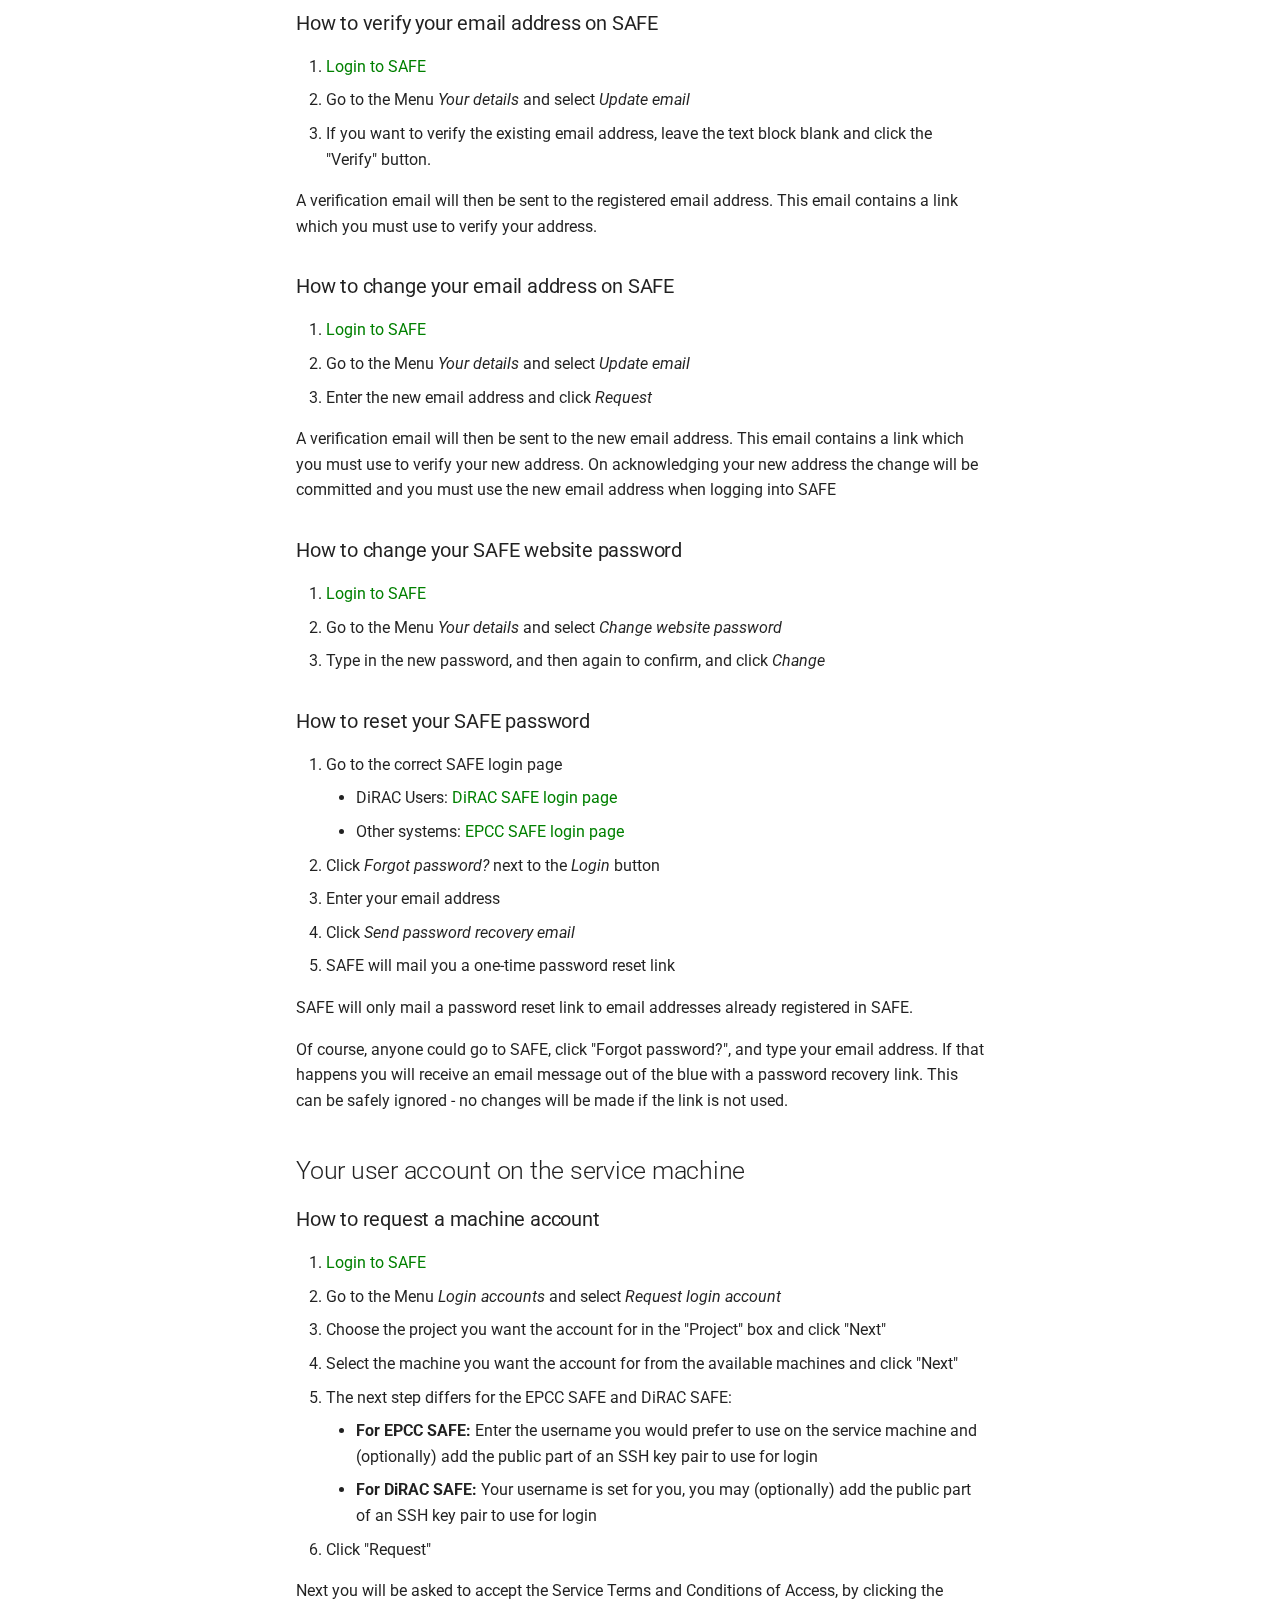
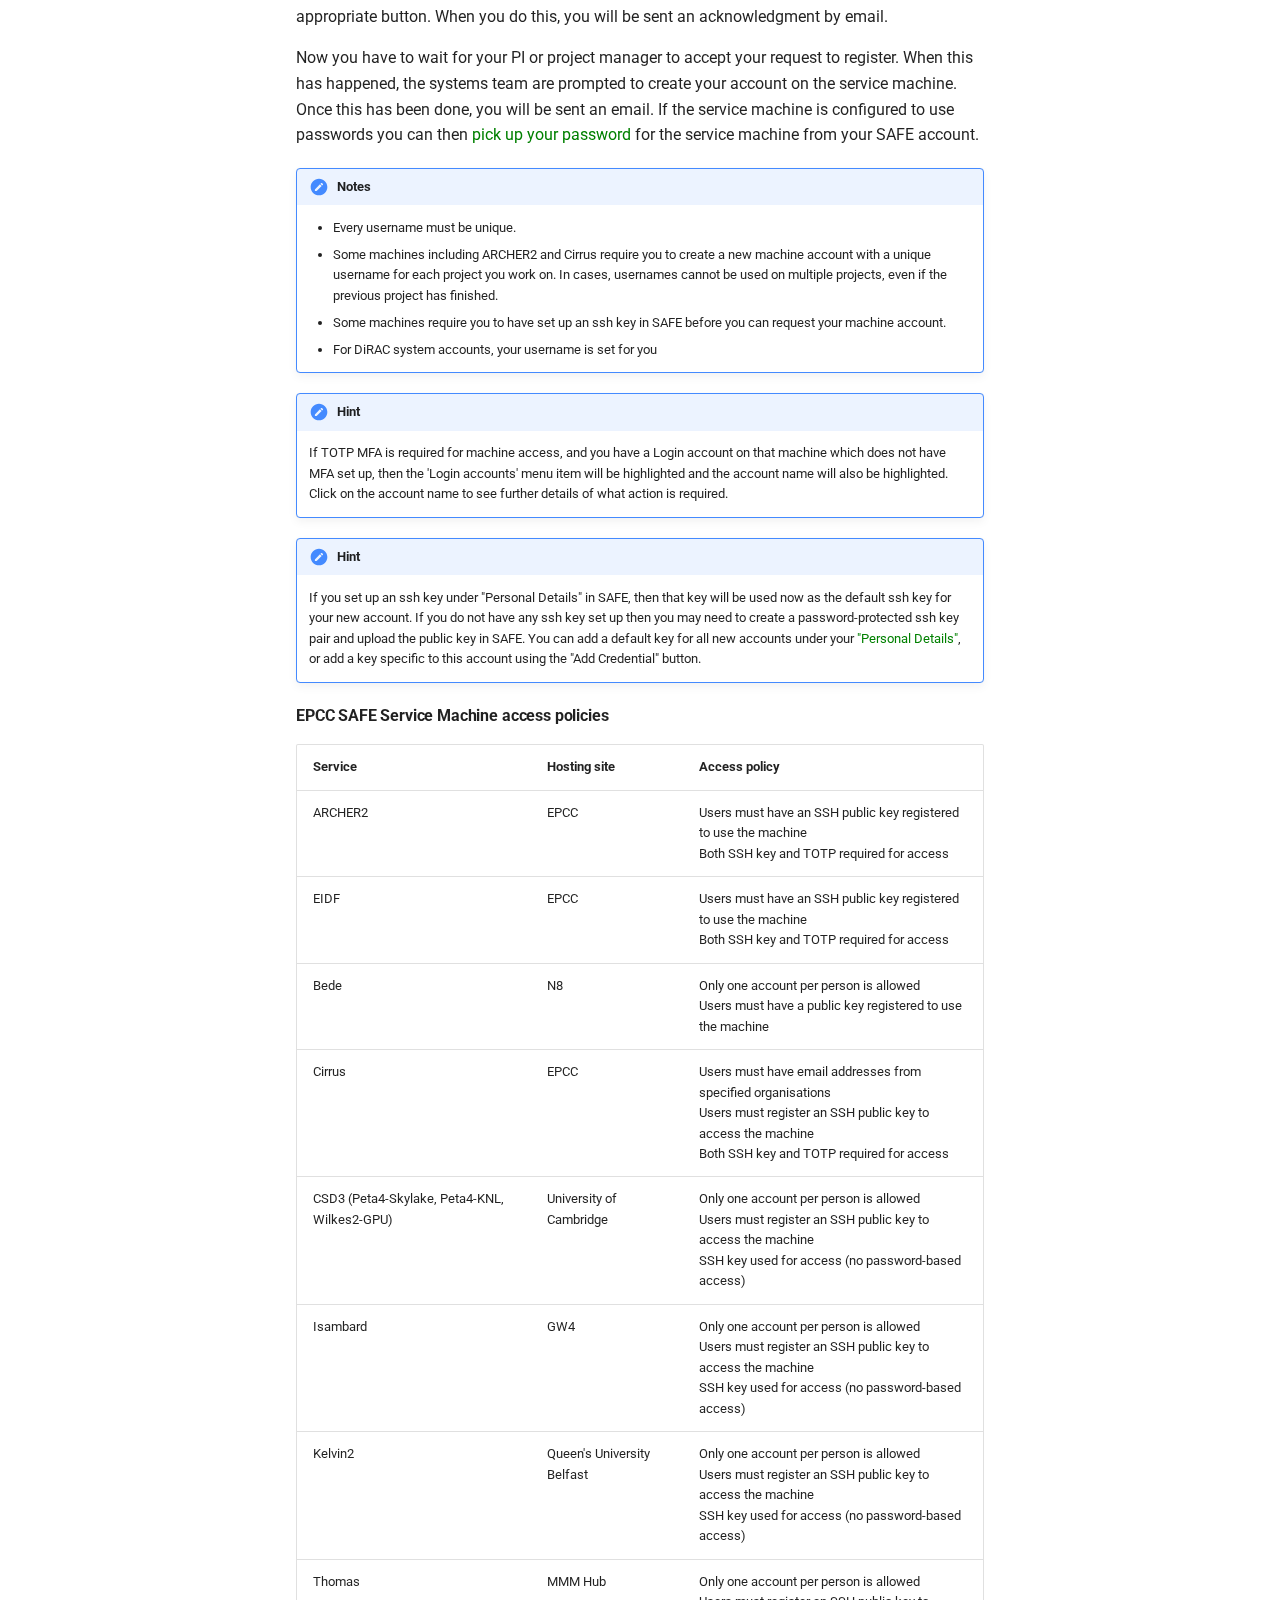
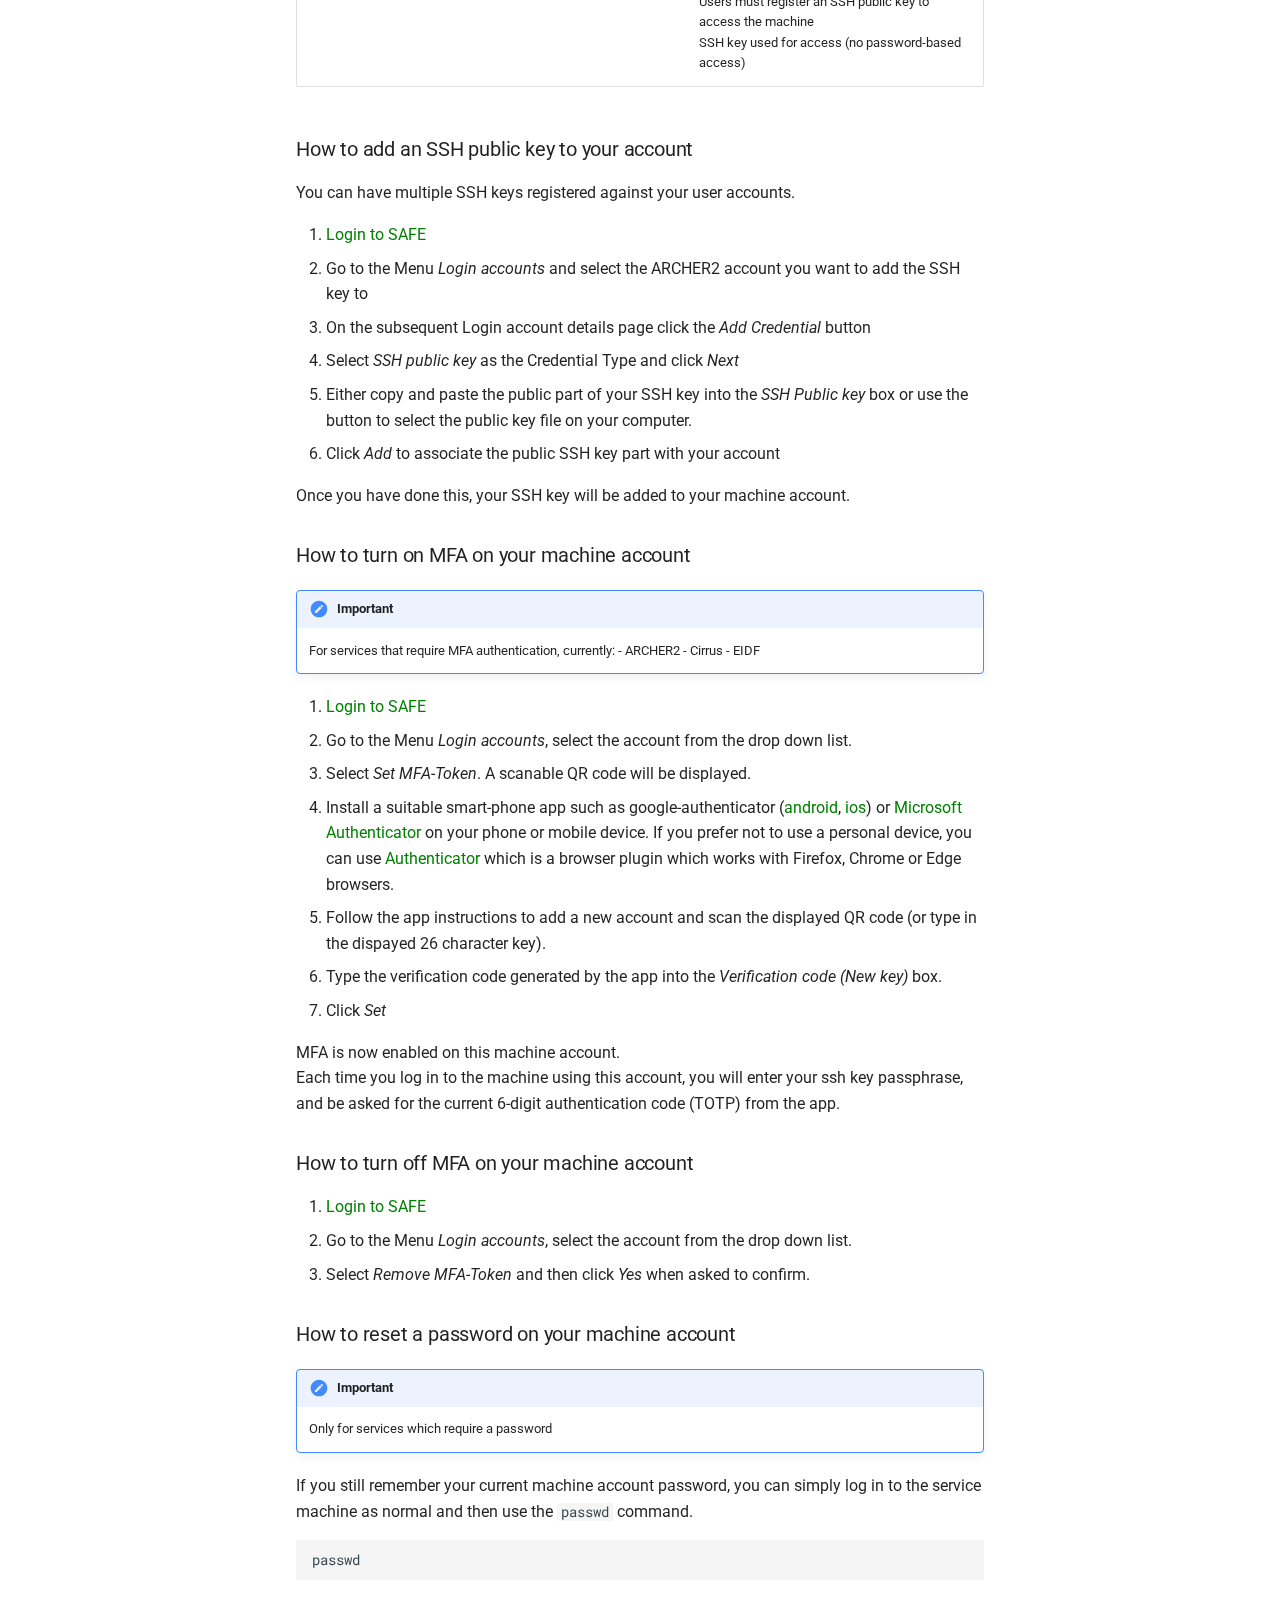
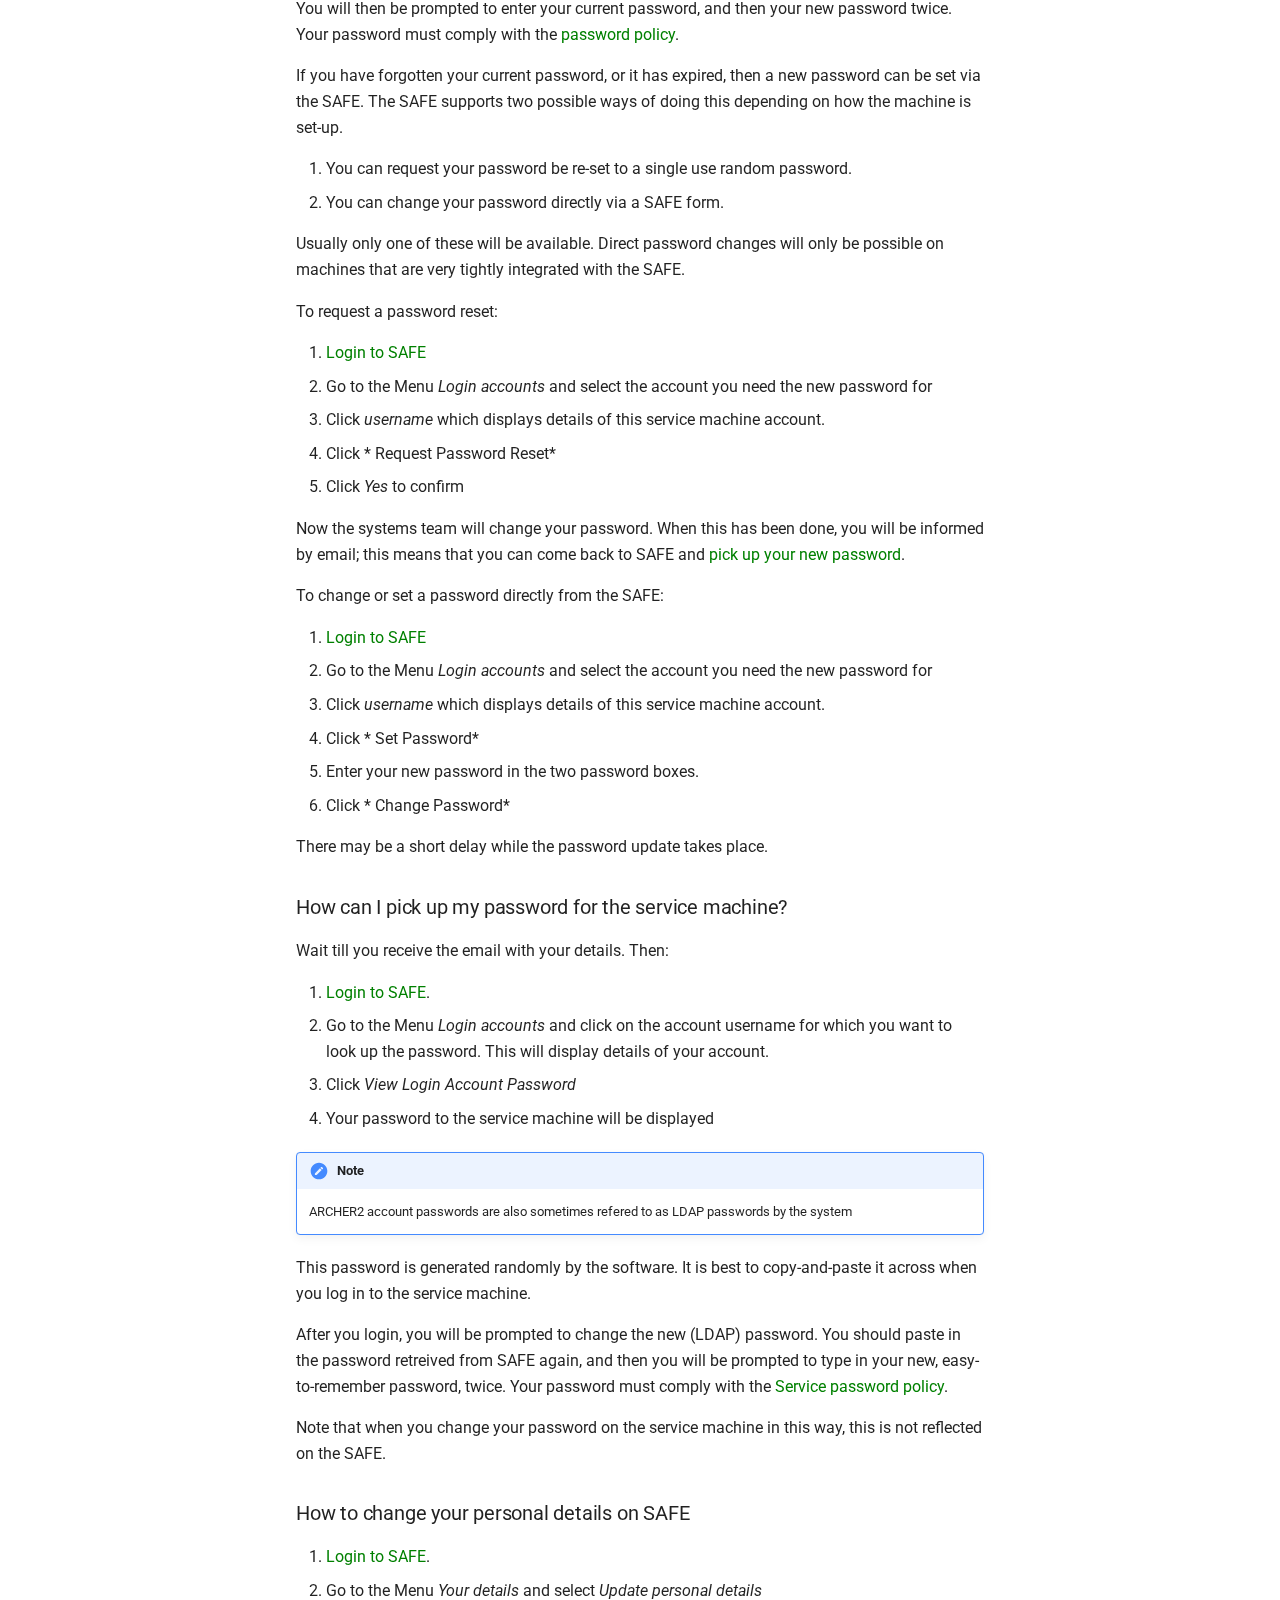
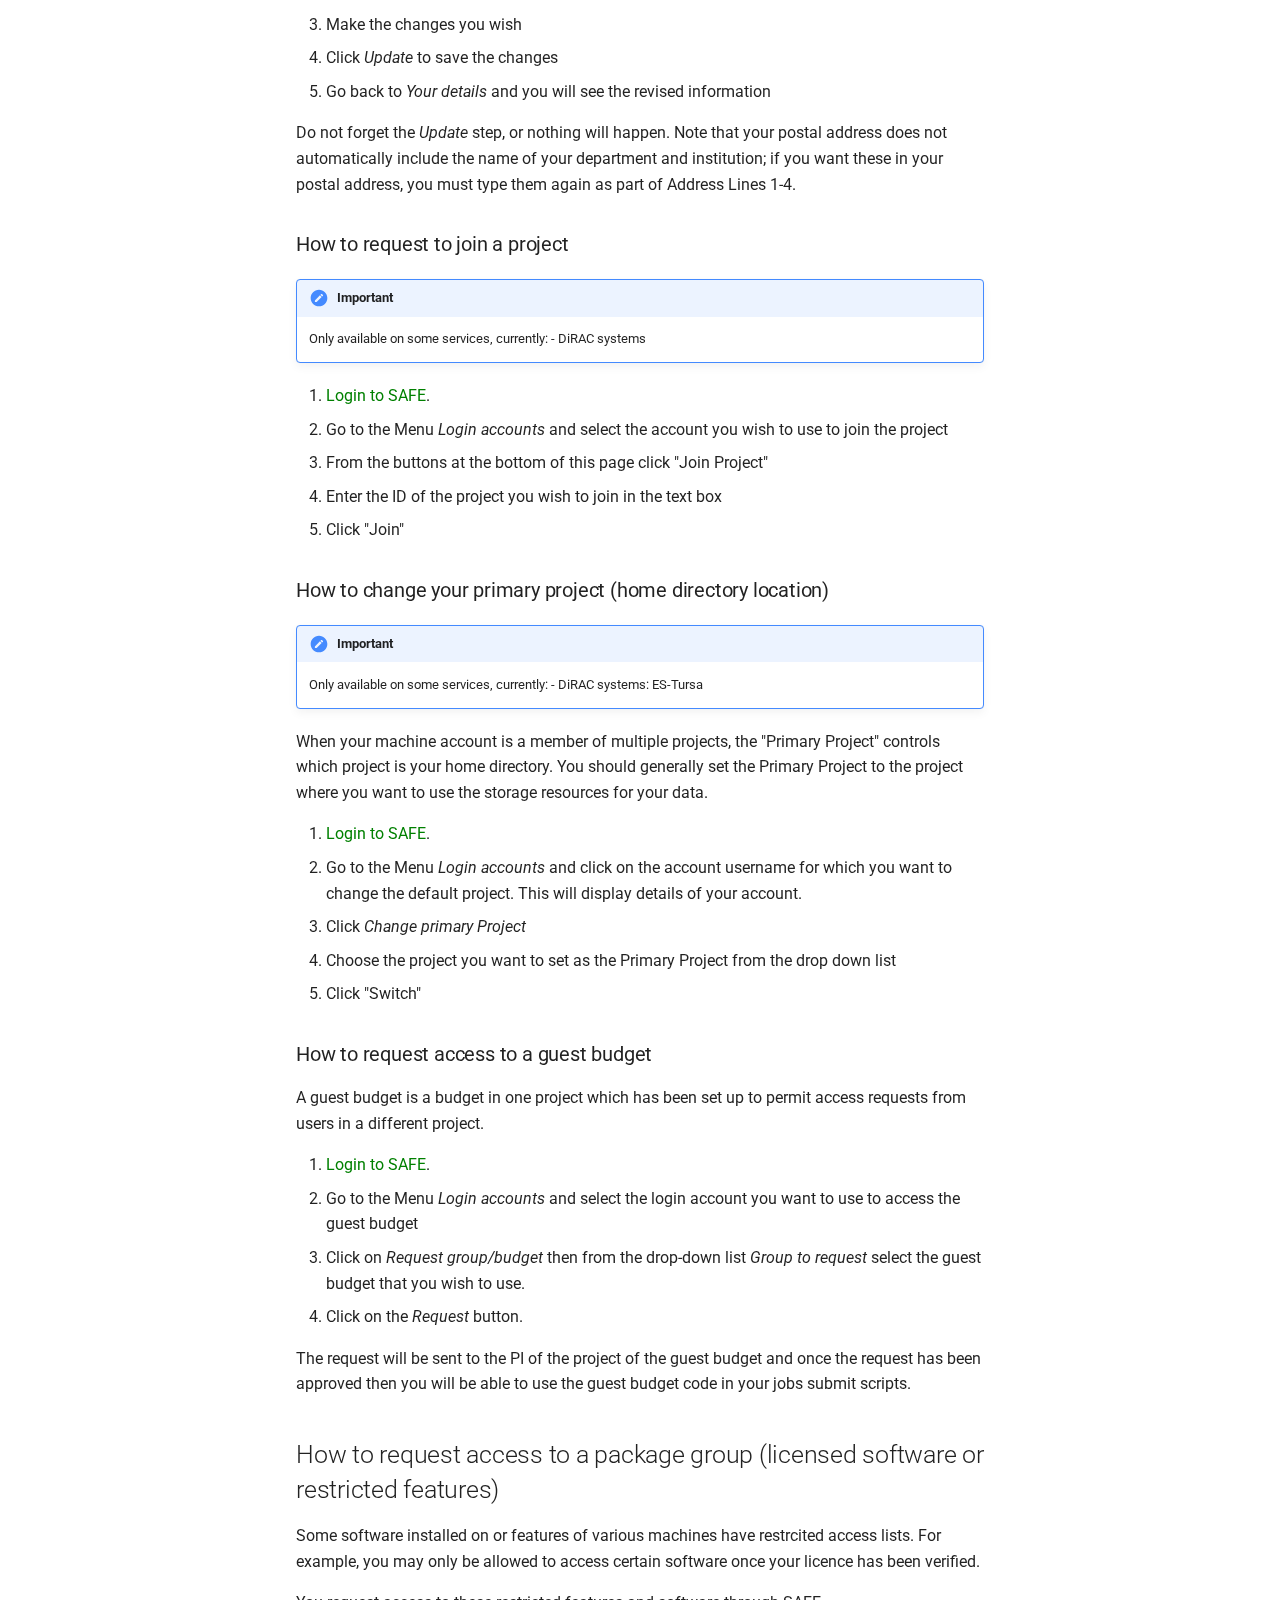
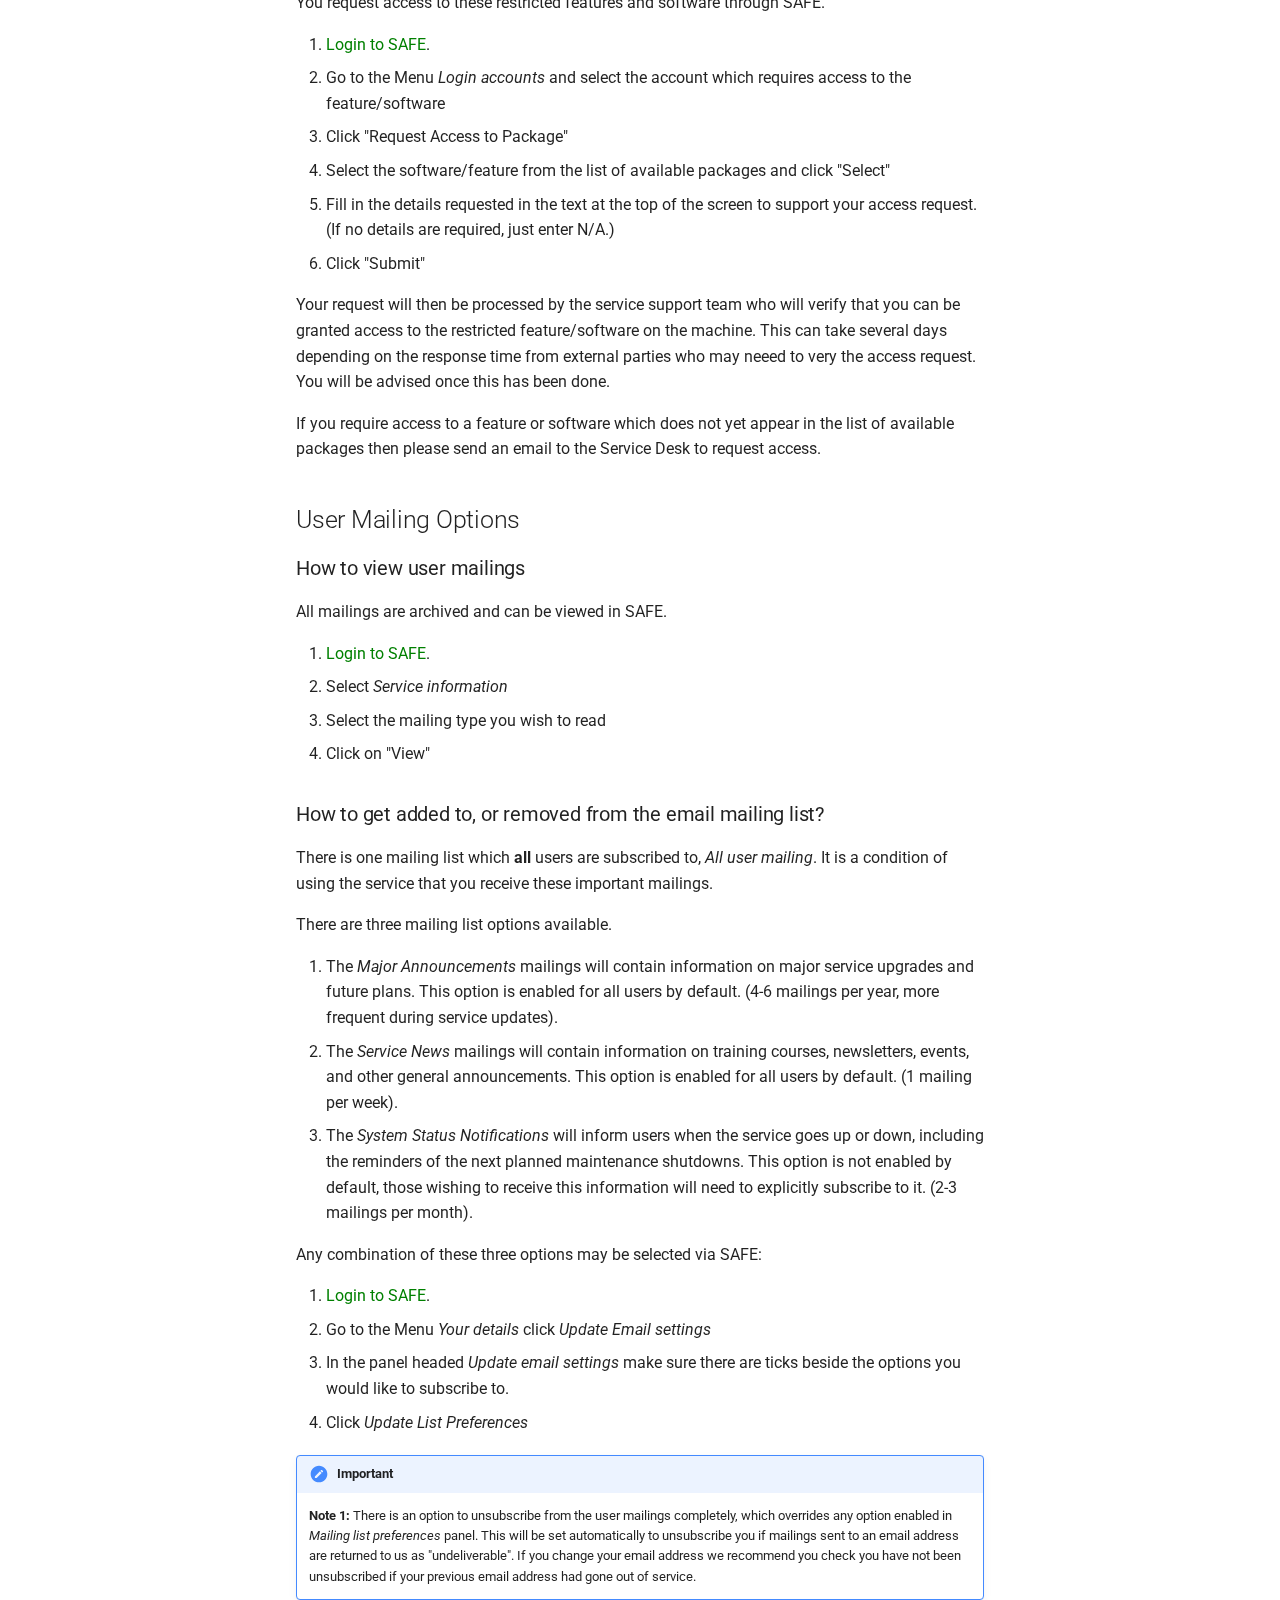
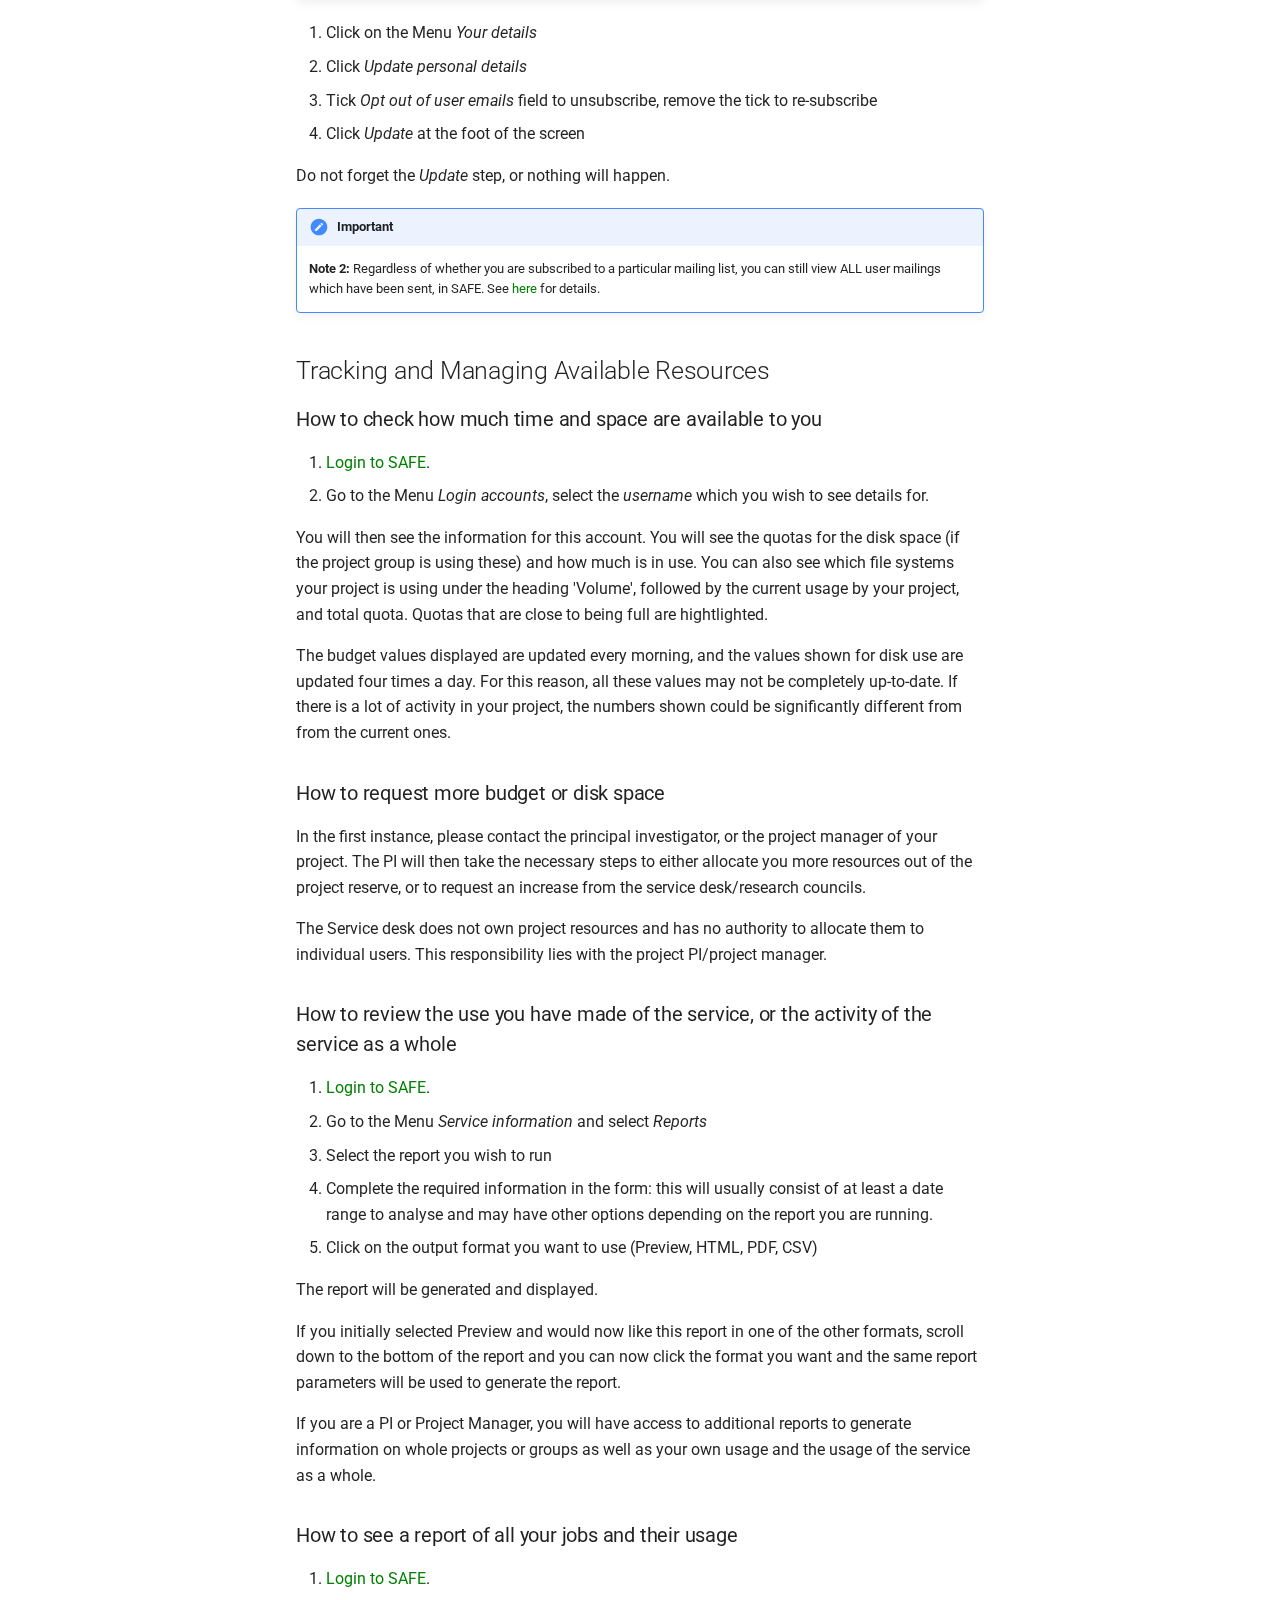
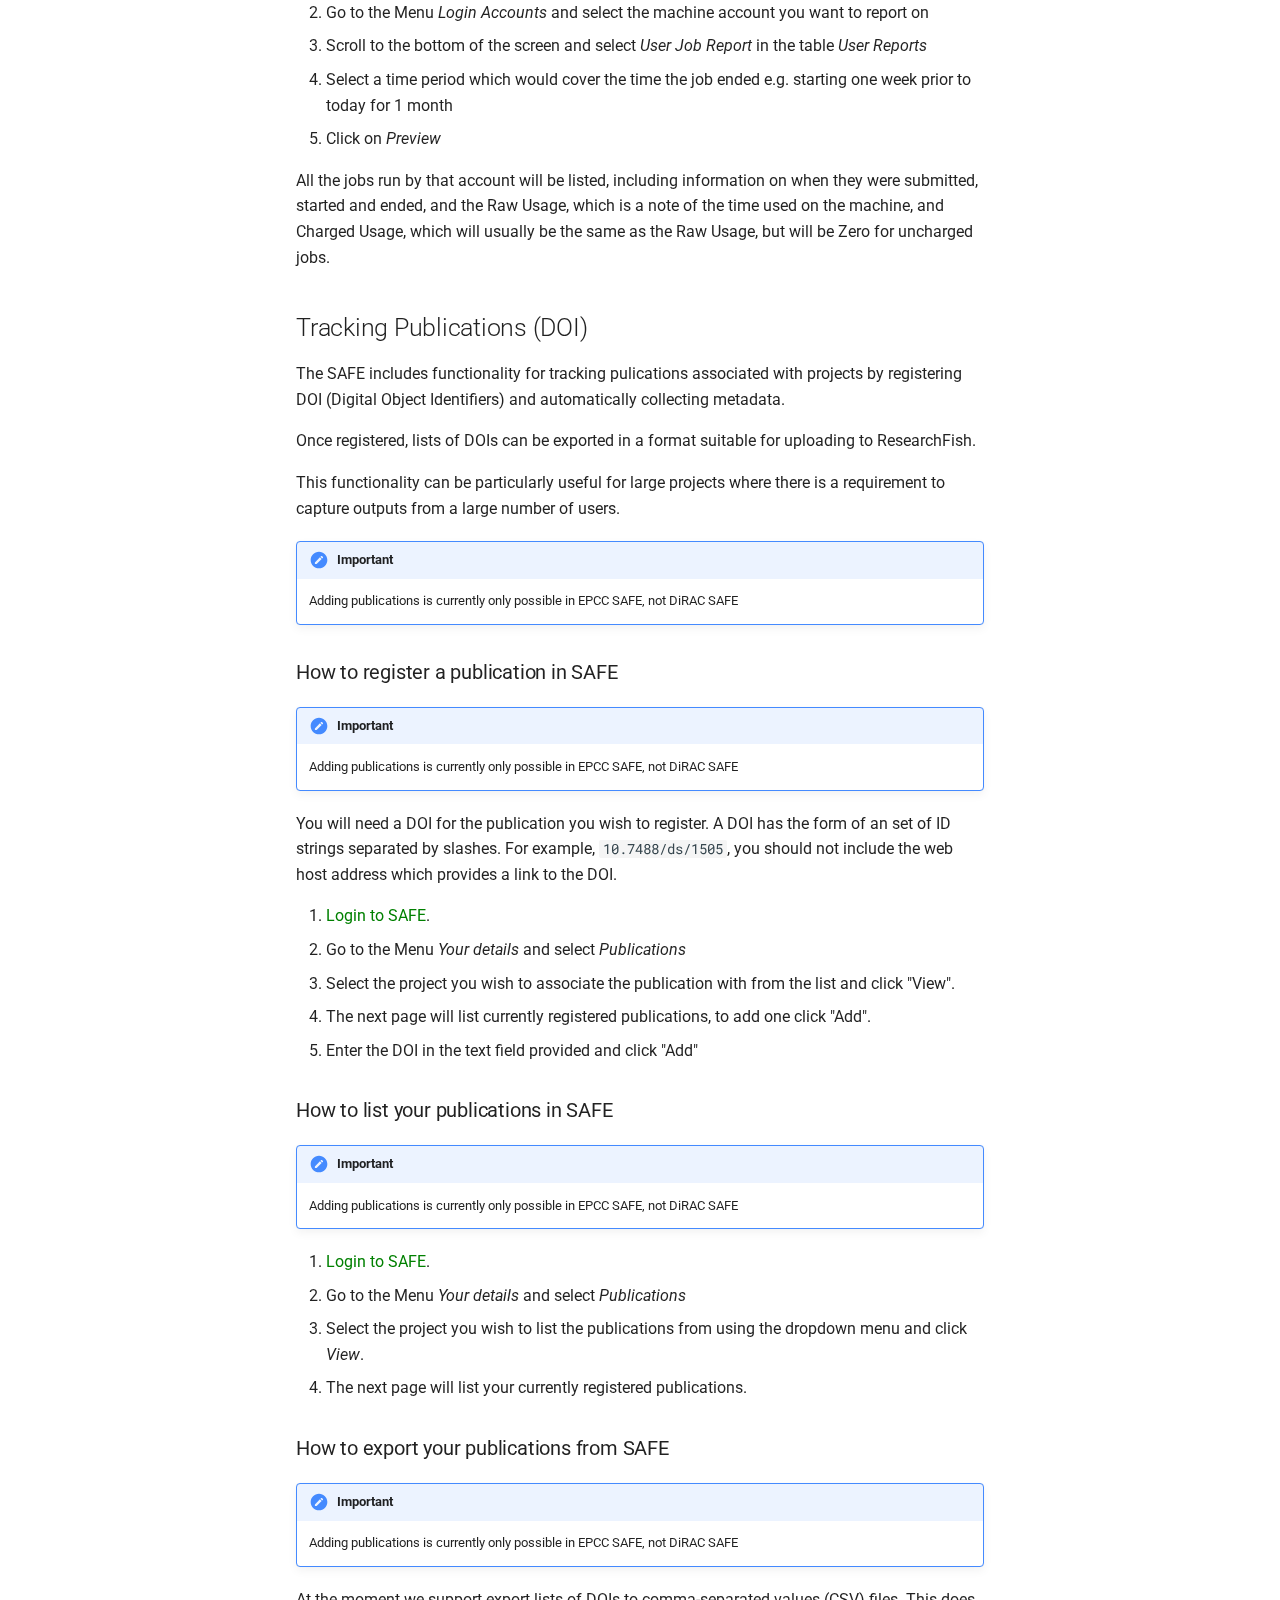
<file: safe-for-users/index.html>
<!doctype html>
<html lang="en" class="no-js">
  <head>
    
      <meta charset="utf-8">
      <meta name="viewport" content="width=device-width,initial-scale=1">
      
      
      
      
        <link rel="prev" href="..">
      
      
        <link rel="next" href="../safe-for-managers/">
      
      
      <link rel="icon" href="../favicon.ico">
      <meta name="generator" content="mkdocs-1.6.1, mkdocs-material-9.5.46">
    
    
      
        <title>SAFE for users - EPCC SAFE User Documentation</title>
      
    
    
      <link rel="stylesheet" href="../assets/stylesheets/main.6f8fc17f.min.css">
      
        
        <link rel="stylesheet" href="../assets/stylesheets/palette.06af60db.min.css">
      
      


    
    
      
    
    
      
        
        
        <link rel="preconnect" href="https://fonts.gstatic.com" crossorigin>
        <link rel="stylesheet" href="https://fonts.googleapis.com/css?family=Roboto:300,300i,400,400i,700,700i%7CRoboto+Mono:400,400i,700,700i&display=fallback">
        <style>:root{--md-text-font:"Roboto";--md-code-font:"Roboto Mono"}</style>
      
    
    
      <link rel="stylesheet" href="../stylesheets/archer2.css">
    
    <script>__md_scope=new URL("..",location),__md_hash=e=>[...e].reduce(((e,_)=>(e<<5)-e+_.charCodeAt(0)),0),__md_get=(e,_=localStorage,t=__md_scope)=>JSON.parse(_.getItem(t.pathname+"."+e)),__md_set=(e,_,t=localStorage,a=__md_scope)=>{try{t.setItem(a.pathname+"."+e,JSON.stringify(_))}catch(e){}}</script>
    
      

    
    
    
  </head>
  
  
    
    
    
    
    
    <body dir="ltr" data-md-color-scheme="teal" data-md-color-primary="teal" data-md-color-accent="indigo">
  
    
    <input class="md-toggle" data-md-toggle="drawer" type="checkbox" id="__drawer" autocomplete="off">
    <input class="md-toggle" data-md-toggle="search" type="checkbox" id="__search" autocomplete="off">
    <label class="md-overlay" for="__drawer"></label>
    <div data-md-component="skip">
      
        
        <a href="#safe-for-users" class="md-skip">
          Skip to content
        </a>
      
    </div>
    <div data-md-component="announce">
      
    </div>
    
    
      

  

<header class="md-header md-header--shadow" data-md-component="header">
  <nav class="md-header__inner md-grid" aria-label="Header">
    <a href=".." title="EPCC SAFE User Documentation" class="md-header__button md-logo" aria-label="EPCC SAFE User Documentation" data-md-component="logo">
      
  <img src="../images/safe-logo.png" alt="logo">

    </a>
    <label class="md-header__button md-icon" for="__drawer">
      
      <svg xmlns="http://www.w3.org/2000/svg" viewBox="0 0 24 24"><path d="M3 6h18v2H3zm0 5h18v2H3zm0 5h18v2H3z"/></svg>
    </label>
    <div class="md-header__title" data-md-component="header-title">
      <div class="md-header__ellipsis">
        <div class="md-header__topic">
          <span class="md-ellipsis">
            EPCC SAFE User Documentation
          </span>
        </div>
        <div class="md-header__topic" data-md-component="header-topic">
          <span class="md-ellipsis">
            
              SAFE for users
            
          </span>
        </div>
      </div>
    </div>
    
      
    
    
    
    
      <label class="md-header__button md-icon" for="__search">
        
        <svg xmlns="http://www.w3.org/2000/svg" viewBox="0 0 24 24"><path d="M9.5 3A6.5 6.5 0 0 1 16 9.5c0 1.61-.59 3.09-1.56 4.23l.27.27h.79l5 5-1.5 1.5-5-5v-.79l-.27-.27A6.52 6.52 0 0 1 9.5 16 6.5 6.5 0 0 1 3 9.5 6.5 6.5 0 0 1 9.5 3m0 2C7 5 5 7 5 9.5S7 14 9.5 14 14 12 14 9.5 12 5 9.5 5"/></svg>
      </label>
      <div class="md-search" data-md-component="search" role="dialog">
  <label class="md-search__overlay" for="__search"></label>
  <div class="md-search__inner" role="search">
    <form class="md-search__form" name="search">
      <input type="text" class="md-search__input" name="query" aria-label="Search" placeholder="Search" autocapitalize="off" autocorrect="off" autocomplete="off" spellcheck="false" data-md-component="search-query" required>
      <label class="md-search__icon md-icon" for="__search">
        
        <svg xmlns="http://www.w3.org/2000/svg" viewBox="0 0 24 24"><path d="M9.5 3A6.5 6.5 0 0 1 16 9.5c0 1.61-.59 3.09-1.56 4.23l.27.27h.79l5 5-1.5 1.5-5-5v-.79l-.27-.27A6.52 6.52 0 0 1 9.5 16 6.5 6.5 0 0 1 3 9.5 6.5 6.5 0 0 1 9.5 3m0 2C7 5 5 7 5 9.5S7 14 9.5 14 14 12 14 9.5 12 5 9.5 5"/></svg>
        
        <svg xmlns="http://www.w3.org/2000/svg" viewBox="0 0 24 24"><path d="M20 11v2H8l5.5 5.5-1.42 1.42L4.16 12l7.92-7.92L13.5 5.5 8 11z"/></svg>
      </label>
      <nav class="md-search__options" aria-label="Search">
        
        <button type="reset" class="md-search__icon md-icon" title="Clear" aria-label="Clear" tabindex="-1">
          
          <svg xmlns="http://www.w3.org/2000/svg" viewBox="0 0 24 24"><path d="M19 6.41 17.59 5 12 10.59 6.41 5 5 6.41 10.59 12 5 17.59 6.41 19 12 13.41 17.59 19 19 17.59 13.41 12z"/></svg>
        </button>
      </nav>
      
    </form>
    <div class="md-search__output">
      <div class="md-search__scrollwrap" tabindex="0" data-md-scrollfix>
        <div class="md-search-result" data-md-component="search-result">
          <div class="md-search-result__meta">
            Initializing search
          </div>
          <ol class="md-search-result__list" role="presentation"></ol>
        </div>
      </div>
    </div>
  </div>
</div>
    
    
      <div class="md-header__source">
        <a href="https://github.com/EPCCed/safe-docs" title="Go to repository" class="md-source" data-md-component="source">
  <div class="md-source__icon md-icon">
    
    <svg xmlns="http://www.w3.org/2000/svg" viewBox="0 0 496 512"><!--! Font Awesome Free 6.7.1 by @fontawesome - https://fontawesome.com License - https://fontawesome.com/license/free (Icons: CC BY 4.0, Fonts: SIL OFL 1.1, Code: MIT License) Copyright 2024 Fonticons, Inc.--><path d="M165.9 397.4c0 2-2.3 3.6-5.2 3.6-3.3.3-5.6-1.3-5.6-3.6 0-2 2.3-3.6 5.2-3.6 3-.3 5.6 1.3 5.6 3.6m-31.1-4.5c-.7 2 1.3 4.3 4.3 4.9 2.6 1 5.6 0 6.2-2s-1.3-4.3-4.3-5.2c-2.6-.7-5.5.3-6.2 2.3m44.2-1.7c-2.9.7-4.9 2.6-4.6 4.9.3 2 2.9 3.3 5.9 2.6 2.9-.7 4.9-2.6 4.6-4.6-.3-1.9-3-3.2-5.9-2.9M244.8 8C106.1 8 0 113.3 0 252c0 110.9 69.8 205.8 169.5 239.2 12.8 2.3 17.3-5.6 17.3-12.1 0-6.2-.3-40.4-.3-61.4 0 0-70 15-84.7-29.8 0 0-11.4-29.1-27.8-36.6 0 0-22.9-15.7 1.6-15.4 0 0 24.9 2 38.6 25.8 21.9 38.6 58.6 27.5 72.9 20.9 2.3-16 8.8-27.1 16-33.7-55.9-6.2-112.3-14.3-112.3-110.5 0-27.5 7.6-41.3 23.6-58.9-2.6-6.5-11.1-33.3 2.6-67.9 20.9-6.5 69 27 69 27 20-5.6 41.5-8.5 62.8-8.5s42.8 2.9 62.8 8.5c0 0 48.1-33.6 69-27 13.7 34.7 5.2 61.4 2.6 67.9 16 17.7 25.8 31.5 25.8 58.9 0 96.5-58.9 104.2-114.8 110.5 9.2 7.9 17 22.9 17 46.4 0 33.7-.3 75.4-.3 83.6 0 6.5 4.6 14.4 17.3 12.1C428.2 457.8 496 362.9 496 252 496 113.3 383.5 8 244.8 8M97.2 352.9c-1.3 1-1 3.3.7 5.2 1.6 1.6 3.9 2.3 5.2 1 1.3-1 1-3.3-.7-5.2-1.6-1.6-3.9-2.3-5.2-1m-10.8-8.1c-.7 1.3.3 2.9 2.3 3.9 1.6 1 3.6.7 4.3-.7.7-1.3-.3-2.9-2.3-3.9-2-.6-3.6-.3-4.3.7m32.4 35.6c-1.6 1.3-1 4.3 1.3 6.2 2.3 2.3 5.2 2.6 6.5 1 1.3-1.3.7-4.3-1.3-6.2-2.2-2.3-5.2-2.6-6.5-1m-11.4-14.7c-1.6 1-1.6 3.6 0 5.9s4.3 3.3 5.6 2.3c1.6-1.3 1.6-3.9 0-6.2-1.4-2.3-4-3.3-5.6-2"/></svg>
  </div>
  <div class="md-source__repository">
    EPCCed/safe-docs
  </div>
</a>
      </div>
    
  </nav>
  
</header>
    
    <div class="md-container" data-md-component="container">
      
      
        
          
        
      
      <main class="md-main" data-md-component="main">
        <div class="md-main__inner md-grid">
          
            
              
              <div class="md-sidebar md-sidebar--primary" data-md-component="sidebar" data-md-type="navigation" >
                <div class="md-sidebar__scrollwrap">
                  <div class="md-sidebar__inner">
                    



<nav class="md-nav md-nav--primary" aria-label="Navigation" data-md-level="0">
  <label class="md-nav__title" for="__drawer">
    <a href=".." title="EPCC SAFE User Documentation" class="md-nav__button md-logo" aria-label="EPCC SAFE User Documentation" data-md-component="logo">
      
  <img src="../images/safe-logo.png" alt="logo">

    </a>
    EPCC SAFE User Documentation
  </label>
  
    <div class="md-nav__source">
      <a href="https://github.com/EPCCed/safe-docs" title="Go to repository" class="md-source" data-md-component="source">
  <div class="md-source__icon md-icon">
    
    <svg xmlns="http://www.w3.org/2000/svg" viewBox="0 0 496 512"><!--! Font Awesome Free 6.7.1 by @fontawesome - https://fontawesome.com License - https://fontawesome.com/license/free (Icons: CC BY 4.0, Fonts: SIL OFL 1.1, Code: MIT License) Copyright 2024 Fonticons, Inc.--><path d="M165.9 397.4c0 2-2.3 3.6-5.2 3.6-3.3.3-5.6-1.3-5.6-3.6 0-2 2.3-3.6 5.2-3.6 3-.3 5.6 1.3 5.6 3.6m-31.1-4.5c-.7 2 1.3 4.3 4.3 4.9 2.6 1 5.6 0 6.2-2s-1.3-4.3-4.3-5.2c-2.6-.7-5.5.3-6.2 2.3m44.2-1.7c-2.9.7-4.9 2.6-4.6 4.9.3 2 2.9 3.3 5.9 2.6 2.9-.7 4.9-2.6 4.6-4.6-.3-1.9-3-3.2-5.9-2.9M244.8 8C106.1 8 0 113.3 0 252c0 110.9 69.8 205.8 169.5 239.2 12.8 2.3 17.3-5.6 17.3-12.1 0-6.2-.3-40.4-.3-61.4 0 0-70 15-84.7-29.8 0 0-11.4-29.1-27.8-36.6 0 0-22.9-15.7 1.6-15.4 0 0 24.9 2 38.6 25.8 21.9 38.6 58.6 27.5 72.9 20.9 2.3-16 8.8-27.1 16-33.7-55.9-6.2-112.3-14.3-112.3-110.5 0-27.5 7.6-41.3 23.6-58.9-2.6-6.5-11.1-33.3 2.6-67.9 20.9-6.5 69 27 69 27 20-5.6 41.5-8.5 62.8-8.5s42.8 2.9 62.8 8.5c0 0 48.1-33.6 69-27 13.7 34.7 5.2 61.4 2.6 67.9 16 17.7 25.8 31.5 25.8 58.9 0 96.5-58.9 104.2-114.8 110.5 9.2 7.9 17 22.9 17 46.4 0 33.7-.3 75.4-.3 83.6 0 6.5 4.6 14.4 17.3 12.1C428.2 457.8 496 362.9 496 252 496 113.3 383.5 8 244.8 8M97.2 352.9c-1.3 1-1 3.3.7 5.2 1.6 1.6 3.9 2.3 5.2 1 1.3-1 1-3.3-.7-5.2-1.6-1.6-3.9-2.3-5.2-1m-10.8-8.1c-.7 1.3.3 2.9 2.3 3.9 1.6 1 3.6.7 4.3-.7.7-1.3-.3-2.9-2.3-3.9-2-.6-3.6-.3-4.3.7m32.4 35.6c-1.6 1.3-1 4.3 1.3 6.2 2.3 2.3 5.2 2.6 6.5 1 1.3-1.3.7-4.3-1.3-6.2-2.2-2.3-5.2-2.6-6.5-1m-11.4-14.7c-1.6 1-1.6 3.6 0 5.9s4.3 3.3 5.6 2.3c1.6-1.3 1.6-3.9 0-6.2-1.4-2.3-4-3.3-5.6-2"/></svg>
  </div>
  <div class="md-source__repository">
    EPCCed/safe-docs
  </div>
</a>
    </div>
  
  <ul class="md-nav__list" data-md-scrollfix>
    
      
      
  
  
  
  
    <li class="md-nav__item">
      <a href=".." class="md-nav__link">
        
  
  <span class="md-ellipsis">
    Documentation overview
  </span>
  

      </a>
    </li>
  

    
      
      
  
  
    
  
  
  
    <li class="md-nav__item md-nav__item--active">
      
      <input class="md-nav__toggle md-toggle" type="checkbox" id="__toc">
      
      
        
      
      
        <label class="md-nav__link md-nav__link--active" for="__toc">
          
  
  <span class="md-ellipsis">
    SAFE for users
  </span>
  

          <span class="md-nav__icon md-icon"></span>
        </label>
      
      <a href="./" class="md-nav__link md-nav__link--active">
        
  
  <span class="md-ellipsis">
    SAFE for users
  </span>
  

      </a>
      
        

<nav class="md-nav md-nav--secondary" aria-label="Table of contents">
  
  
  
    
  
  
    <label class="md-nav__title" for="__toc">
      <span class="md-nav__icon md-icon"></span>
      Table of contents
    </label>
    <ul class="md-nav__list" data-md-component="toc" data-md-scrollfix>
      
        <li class="md-nav__item">
  <a href="#registering-logging-in-passwords" class="md-nav__link">
    <span class="md-ellipsis">
      Registering, logging in, passwords
    </span>
  </a>
  
    <nav class="md-nav" aria-label="Registering, logging in, passwords">
      <ul class="md-nav__list">
        
          <li class="md-nav__item">
  <a href="#how-to-register-on-safe" class="md-nav__link">
    <span class="md-ellipsis">
      How to register on SAFE
    </span>
  </a>
  
</li>
        
          <li class="md-nav__item">
  <a href="#how-to-login-to-safe-and-overview-of-main-page" class="md-nav__link">
    <span class="md-ellipsis">
      How to login to SAFE and Overview of Main Page
    </span>
  </a>
  
</li>
        
          <li class="md-nav__item">
  <a href="#how-to-use-institutional-login" class="md-nav__link">
    <span class="md-ellipsis">
      How to use institutional login
    </span>
  </a>
  
    <nav class="md-nav" aria-label="How to use institutional login">
      <ul class="md-nav__list">
        
          <li class="md-nav__item">
  <a href="#how-to-link-your-institutional-identity-to-your-safe-account" class="md-nav__link">
    <span class="md-ellipsis">
      How to link your institutional identity to your SAFE account
    </span>
  </a>
  
</li>
        
          <li class="md-nav__item">
  <a href="#how-to-use-your-institutional-identity-to-log-into-safe" class="md-nav__link">
    <span class="md-ellipsis">
      How to use your Institutional Identity to log into SAFE
    </span>
  </a>
  
</li>
        
      </ul>
    </nav>
  
</li>
        
          <li class="md-nav__item">
  <a href="#how-to-turn-on-mfa-multi-factor-authetication-for-safe-login" class="md-nav__link">
    <span class="md-ellipsis">
      How to turn on MFA (multi-factor authetication) for SAFE login
    </span>
  </a>
  
</li>
        
          <li class="md-nav__item">
  <a href="#how-to-turn-off-mfa-for-safe-login" class="md-nav__link">
    <span class="md-ellipsis">
      How to turn off MFA for SAFE login
    </span>
  </a>
  
</li>
        
          <li class="md-nav__item">
  <a href="#how-to-change-your-personal-details-on-safe" class="md-nav__link">
    <span class="md-ellipsis">
      How to change your personal details on SAFE
    </span>
  </a>
  
</li>
        
          <li class="md-nav__item">
  <a href="#how-to-verify-your-email-address-on-safe" class="md-nav__link">
    <span class="md-ellipsis">
      How to verify your email address on SAFE
    </span>
  </a>
  
</li>
        
          <li class="md-nav__item">
  <a href="#how-to-change-your-email-address-on-safe" class="md-nav__link">
    <span class="md-ellipsis">
      How to change your email address on SAFE
    </span>
  </a>
  
</li>
        
          <li class="md-nav__item">
  <a href="#how-to-change-your-safe-website-password" class="md-nav__link">
    <span class="md-ellipsis">
      How to change your SAFE website password
    </span>
  </a>
  
</li>
        
          <li class="md-nav__item">
  <a href="#how-to-reset-your-safe-password" class="md-nav__link">
    <span class="md-ellipsis">
      How to reset your SAFE password
    </span>
  </a>
  
</li>
        
      </ul>
    </nav>
  
</li>
      
        <li class="md-nav__item">
  <a href="#your-user-account-on-the-service-machine" class="md-nav__link">
    <span class="md-ellipsis">
      Your user account on the service machine
    </span>
  </a>
  
    <nav class="md-nav" aria-label="Your user account on the service machine">
      <ul class="md-nav__list">
        
          <li class="md-nav__item">
  <a href="#how-to-request-a-machine-account" class="md-nav__link">
    <span class="md-ellipsis">
      How to request a machine account
    </span>
  </a>
  
    <nav class="md-nav" aria-label="How to request a machine account">
      <ul class="md-nav__list">
        
          <li class="md-nav__item">
  <a href="#epcc-safe-service-machine-access-policies" class="md-nav__link">
    <span class="md-ellipsis">
      EPCC SAFE Service Machine access policies
    </span>
  </a>
  
</li>
        
      </ul>
    </nav>
  
</li>
        
          <li class="md-nav__item">
  <a href="#how-to-add-an-ssh-public-key-to-your-account" class="md-nav__link">
    <span class="md-ellipsis">
      How to add an SSH public key to your account
    </span>
  </a>
  
</li>
        
          <li class="md-nav__item">
  <a href="#how-to-turn-on-mfa-on-your-machine-account" class="md-nav__link">
    <span class="md-ellipsis">
      How to turn on MFA on your machine account
    </span>
  </a>
  
</li>
        
          <li class="md-nav__item">
  <a href="#how-to-turn-off-mfa-on-your-machine-account" class="md-nav__link">
    <span class="md-ellipsis">
      How to turn off MFA on your machine account
    </span>
  </a>
  
</li>
        
          <li class="md-nav__item">
  <a href="#how-to-reset-a-password-on-your-machine-account" class="md-nav__link">
    <span class="md-ellipsis">
      How to reset a password on your machine account
    </span>
  </a>
  
</li>
        
          <li class="md-nav__item">
  <a href="#how-can-i-pick-up-my-password-for-the-service-machine" class="md-nav__link">
    <span class="md-ellipsis">
      How can I pick up my password for the service machine?
    </span>
  </a>
  
</li>
        
          <li class="md-nav__item">
  <a href="#how-to-change-your-personal-details-on-safe_1" class="md-nav__link">
    <span class="md-ellipsis">
      How to change your personal details on SAFE
    </span>
  </a>
  
</li>
        
          <li class="md-nav__item">
  <a href="#how-to-request-to-join-a-project" class="md-nav__link">
    <span class="md-ellipsis">
      How to request to join a project
    </span>
  </a>
  
</li>
        
          <li class="md-nav__item">
  <a href="#how-to-change-your-primary-project-home-directory-location" class="md-nav__link">
    <span class="md-ellipsis">
      How to change your primary project (home directory location)
    </span>
  </a>
  
</li>
        
          <li class="md-nav__item">
  <a href="#how-to-request-access-to-a-guest-budget" class="md-nav__link">
    <span class="md-ellipsis">
      How to request access to a guest budget
    </span>
  </a>
  
</li>
        
      </ul>
    </nav>
  
</li>
      
        <li class="md-nav__item">
  <a href="#how-to-request-access-to-a-package-group-licensed-software-or-restricted-features" class="md-nav__link">
    <span class="md-ellipsis">
      How to request access to a package group (licensed software or restricted features)
    </span>
  </a>
  
</li>
      
        <li class="md-nav__item">
  <a href="#user-mailing-options" class="md-nav__link">
    <span class="md-ellipsis">
      User Mailing Options
    </span>
  </a>
  
    <nav class="md-nav" aria-label="User Mailing Options">
      <ul class="md-nav__list">
        
          <li class="md-nav__item">
  <a href="#how-to-view-user-mailings" class="md-nav__link">
    <span class="md-ellipsis">
      How to view user mailings
    </span>
  </a>
  
</li>
        
          <li class="md-nav__item">
  <a href="#how-to-get-added-to-or-removed-from-the-email-mailing-list" class="md-nav__link">
    <span class="md-ellipsis">
      How to get added to, or removed from the email mailing list?
    </span>
  </a>
  
</li>
        
      </ul>
    </nav>
  
</li>
      
        <li class="md-nav__item">
  <a href="#tracking-and-managing-available-resources" class="md-nav__link">
    <span class="md-ellipsis">
      Tracking and Managing Available Resources
    </span>
  </a>
  
    <nav class="md-nav" aria-label="Tracking and Managing Available Resources">
      <ul class="md-nav__list">
        
          <li class="md-nav__item">
  <a href="#how-to-check-how-much-time-and-space-are-available-to-you" class="md-nav__link">
    <span class="md-ellipsis">
      How to check how much time and space are available to you
    </span>
  </a>
  
</li>
        
          <li class="md-nav__item">
  <a href="#how-to-request-more-budget-or-disk-space" class="md-nav__link">
    <span class="md-ellipsis">
      How to request more budget or disk space
    </span>
  </a>
  
</li>
        
          <li class="md-nav__item">
  <a href="#how-to-review-the-use-you-have-made-of-the-service-or-the-activity-of-the-service-as-a-whole" class="md-nav__link">
    <span class="md-ellipsis">
      How to review the use you have made of the service, or the activity of the service as a whole
    </span>
  </a>
  
</li>
        
          <li class="md-nav__item">
  <a href="#how-to-see-a-report-of-all-your-jobs-and-their-usage" class="md-nav__link">
    <span class="md-ellipsis">
      How to see a report of all your jobs and their usage
    </span>
  </a>
  
</li>
        
      </ul>
    </nav>
  
</li>
      
        <li class="md-nav__item">
  <a href="#tracking-publications-doi" class="md-nav__link">
    <span class="md-ellipsis">
      Tracking Publications (DOI)
    </span>
  </a>
  
    <nav class="md-nav" aria-label="Tracking Publications (DOI)">
      <ul class="md-nav__list">
        
          <li class="md-nav__item">
  <a href="#how-to-register-a-publication-in-safe" class="md-nav__link">
    <span class="md-ellipsis">
      How to register a publication in SAFE
    </span>
  </a>
  
</li>
        
          <li class="md-nav__item">
  <a href="#how-to-list-your-publications-in-safe" class="md-nav__link">
    <span class="md-ellipsis">
      How to list your publications in SAFE
    </span>
  </a>
  
</li>
        
          <li class="md-nav__item">
  <a href="#how-to-export-your-publications-from-safe" class="md-nav__link">
    <span class="md-ellipsis">
      How to export your publications from SAFE
    </span>
  </a>
  
</li>
        
      </ul>
    </nav>
  
</li>
      
        <li class="md-nav__item">
  <a href="#miscellaneous" class="md-nav__link">
    <span class="md-ellipsis">
      Miscellaneous
    </span>
  </a>
  
    <nav class="md-nav" aria-label="Miscellaneous">
      <ul class="md-nav__list">
        
          <li class="md-nav__item">
  <a href="#how-to-check-the-queries-you-have-submitted-to-the-service-desk" class="md-nav__link">
    <span class="md-ellipsis">
      How to check the queries you have submitted to the service desk
    </span>
  </a>
  
</li>
        
          <li class="md-nav__item">
  <a href="#how-to-delete-your-user-account" class="md-nav__link">
    <span class="md-ellipsis">
      How to delete your user account
    </span>
  </a>
  
</li>
        
      </ul>
    </nav>
  
</li>
      
    </ul>
  
</nav>
      
    </li>
  

    
      
      
  
  
  
  
    <li class="md-nav__item">
      <a href="../safe-for-managers/" class="md-nav__link">
        
  
  <span class="md-ellipsis">
    SAFE for PIs and Project Managers
  </span>
  

      </a>
    </li>
  

    
      
      
  
  
  
  
    <li class="md-nav__item">
      <a href="../tas/" class="md-nav__link">
        
  
  <span class="md-ellipsis">
    Technical Assessments for Project applications
  </span>
  

      </a>
    </li>
  

    
      
      
  
  
  
  
    <li class="md-nav__item">
      <a href="../training-registrations/" class="md-nav__link">
        
  
  <span class="md-ellipsis">
    Training Course Registrations
  </span>
  

      </a>
    </li>
  

    
  </ul>
</nav>
                  </div>
                </div>
              </div>
            
            
              
              <div class="md-sidebar md-sidebar--secondary" data-md-component="sidebar" data-md-type="toc" >
                <div class="md-sidebar__scrollwrap">
                  <div class="md-sidebar__inner">
                    

<nav class="md-nav md-nav--secondary" aria-label="Table of contents">
  
  
  
    
  
  
    <label class="md-nav__title" for="__toc">
      <span class="md-nav__icon md-icon"></span>
      Table of contents
    </label>
    <ul class="md-nav__list" data-md-component="toc" data-md-scrollfix>
      
        <li class="md-nav__item">
  <a href="#registering-logging-in-passwords" class="md-nav__link">
    <span class="md-ellipsis">
      Registering, logging in, passwords
    </span>
  </a>
  
    <nav class="md-nav" aria-label="Registering, logging in, passwords">
      <ul class="md-nav__list">
        
          <li class="md-nav__item">
  <a href="#how-to-register-on-safe" class="md-nav__link">
    <span class="md-ellipsis">
      How to register on SAFE
    </span>
  </a>
  
</li>
        
          <li class="md-nav__item">
  <a href="#how-to-login-to-safe-and-overview-of-main-page" class="md-nav__link">
    <span class="md-ellipsis">
      How to login to SAFE and Overview of Main Page
    </span>
  </a>
  
</li>
        
          <li class="md-nav__item">
  <a href="#how-to-use-institutional-login" class="md-nav__link">
    <span class="md-ellipsis">
      How to use institutional login
    </span>
  </a>
  
    <nav class="md-nav" aria-label="How to use institutional login">
      <ul class="md-nav__list">
        
          <li class="md-nav__item">
  <a href="#how-to-link-your-institutional-identity-to-your-safe-account" class="md-nav__link">
    <span class="md-ellipsis">
      How to link your institutional identity to your SAFE account
    </span>
  </a>
  
</li>
        
          <li class="md-nav__item">
  <a href="#how-to-use-your-institutional-identity-to-log-into-safe" class="md-nav__link">
    <span class="md-ellipsis">
      How to use your Institutional Identity to log into SAFE
    </span>
  </a>
  
</li>
        
      </ul>
    </nav>
  
</li>
        
          <li class="md-nav__item">
  <a href="#how-to-turn-on-mfa-multi-factor-authetication-for-safe-login" class="md-nav__link">
    <span class="md-ellipsis">
      How to turn on MFA (multi-factor authetication) for SAFE login
    </span>
  </a>
  
</li>
        
          <li class="md-nav__item">
  <a href="#how-to-turn-off-mfa-for-safe-login" class="md-nav__link">
    <span class="md-ellipsis">
      How to turn off MFA for SAFE login
    </span>
  </a>
  
</li>
        
          <li class="md-nav__item">
  <a href="#how-to-change-your-personal-details-on-safe" class="md-nav__link">
    <span class="md-ellipsis">
      How to change your personal details on SAFE
    </span>
  </a>
  
</li>
        
          <li class="md-nav__item">
  <a href="#how-to-verify-your-email-address-on-safe" class="md-nav__link">
    <span class="md-ellipsis">
      How to verify your email address on SAFE
    </span>
  </a>
  
</li>
        
          <li class="md-nav__item">
  <a href="#how-to-change-your-email-address-on-safe" class="md-nav__link">
    <span class="md-ellipsis">
      How to change your email address on SAFE
    </span>
  </a>
  
</li>
        
          <li class="md-nav__item">
  <a href="#how-to-change-your-safe-website-password" class="md-nav__link">
    <span class="md-ellipsis">
      How to change your SAFE website password
    </span>
  </a>
  
</li>
        
          <li class="md-nav__item">
  <a href="#how-to-reset-your-safe-password" class="md-nav__link">
    <span class="md-ellipsis">
      How to reset your SAFE password
    </span>
  </a>
  
</li>
        
      </ul>
    </nav>
  
</li>
      
        <li class="md-nav__item">
  <a href="#your-user-account-on-the-service-machine" class="md-nav__link">
    <span class="md-ellipsis">
      Your user account on the service machine
    </span>
  </a>
  
    <nav class="md-nav" aria-label="Your user account on the service machine">
      <ul class="md-nav__list">
        
          <li class="md-nav__item">
  <a href="#how-to-request-a-machine-account" class="md-nav__link">
    <span class="md-ellipsis">
      How to request a machine account
    </span>
  </a>
  
    <nav class="md-nav" aria-label="How to request a machine account">
      <ul class="md-nav__list">
        
          <li class="md-nav__item">
  <a href="#epcc-safe-service-machine-access-policies" class="md-nav__link">
    <span class="md-ellipsis">
      EPCC SAFE Service Machine access policies
    </span>
  </a>
  
</li>
        
      </ul>
    </nav>
  
</li>
        
          <li class="md-nav__item">
  <a href="#how-to-add-an-ssh-public-key-to-your-account" class="md-nav__link">
    <span class="md-ellipsis">
      How to add an SSH public key to your account
    </span>
  </a>
  
</li>
        
          <li class="md-nav__item">
  <a href="#how-to-turn-on-mfa-on-your-machine-account" class="md-nav__link">
    <span class="md-ellipsis">
      How to turn on MFA on your machine account
    </span>
  </a>
  
</li>
        
          <li class="md-nav__item">
  <a href="#how-to-turn-off-mfa-on-your-machine-account" class="md-nav__link">
    <span class="md-ellipsis">
      How to turn off MFA on your machine account
    </span>
  </a>
  
</li>
        
          <li class="md-nav__item">
  <a href="#how-to-reset-a-password-on-your-machine-account" class="md-nav__link">
    <span class="md-ellipsis">
      How to reset a password on your machine account
    </span>
  </a>
  
</li>
        
          <li class="md-nav__item">
  <a href="#how-can-i-pick-up-my-password-for-the-service-machine" class="md-nav__link">
    <span class="md-ellipsis">
      How can I pick up my password for the service machine?
    </span>
  </a>
  
</li>
        
          <li class="md-nav__item">
  <a href="#how-to-change-your-personal-details-on-safe_1" class="md-nav__link">
    <span class="md-ellipsis">
      How to change your personal details on SAFE
    </span>
  </a>
  
</li>
        
          <li class="md-nav__item">
  <a href="#how-to-request-to-join-a-project" class="md-nav__link">
    <span class="md-ellipsis">
      How to request to join a project
    </span>
  </a>
  
</li>
        
          <li class="md-nav__item">
  <a href="#how-to-change-your-primary-project-home-directory-location" class="md-nav__link">
    <span class="md-ellipsis">
      How to change your primary project (home directory location)
    </span>
  </a>
  
</li>
        
          <li class="md-nav__item">
  <a href="#how-to-request-access-to-a-guest-budget" class="md-nav__link">
    <span class="md-ellipsis">
      How to request access to a guest budget
    </span>
  </a>
  
</li>
        
      </ul>
    </nav>
  
</li>
      
        <li class="md-nav__item">
  <a href="#how-to-request-access-to-a-package-group-licensed-software-or-restricted-features" class="md-nav__link">
    <span class="md-ellipsis">
      How to request access to a package group (licensed software or restricted features)
    </span>
  </a>
  
</li>
      
        <li class="md-nav__item">
  <a href="#user-mailing-options" class="md-nav__link">
    <span class="md-ellipsis">
      User Mailing Options
    </span>
  </a>
  
    <nav class="md-nav" aria-label="User Mailing Options">
      <ul class="md-nav__list">
        
          <li class="md-nav__item">
  <a href="#how-to-view-user-mailings" class="md-nav__link">
    <span class="md-ellipsis">
      How to view user mailings
    </span>
  </a>
  
</li>
        
          <li class="md-nav__item">
  <a href="#how-to-get-added-to-or-removed-from-the-email-mailing-list" class="md-nav__link">
    <span class="md-ellipsis">
      How to get added to, or removed from the email mailing list?
    </span>
  </a>
  
</li>
        
      </ul>
    </nav>
  
</li>
      
        <li class="md-nav__item">
  <a href="#tracking-and-managing-available-resources" class="md-nav__link">
    <span class="md-ellipsis">
      Tracking and Managing Available Resources
    </span>
  </a>
  
    <nav class="md-nav" aria-label="Tracking and Managing Available Resources">
      <ul class="md-nav__list">
        
          <li class="md-nav__item">
  <a href="#how-to-check-how-much-time-and-space-are-available-to-you" class="md-nav__link">
    <span class="md-ellipsis">
      How to check how much time and space are available to you
    </span>
  </a>
  
</li>
        
          <li class="md-nav__item">
  <a href="#how-to-request-more-budget-or-disk-space" class="md-nav__link">
    <span class="md-ellipsis">
      How to request more budget or disk space
    </span>
  </a>
  
</li>
        
          <li class="md-nav__item">
  <a href="#how-to-review-the-use-you-have-made-of-the-service-or-the-activity-of-the-service-as-a-whole" class="md-nav__link">
    <span class="md-ellipsis">
      How to review the use you have made of the service, or the activity of the service as a whole
    </span>
  </a>
  
</li>
        
          <li class="md-nav__item">
  <a href="#how-to-see-a-report-of-all-your-jobs-and-their-usage" class="md-nav__link">
    <span class="md-ellipsis">
      How to see a report of all your jobs and their usage
    </span>
  </a>
  
</li>
        
      </ul>
    </nav>
  
</li>
      
        <li class="md-nav__item">
  <a href="#tracking-publications-doi" class="md-nav__link">
    <span class="md-ellipsis">
      Tracking Publications (DOI)
    </span>
  </a>
  
    <nav class="md-nav" aria-label="Tracking Publications (DOI)">
      <ul class="md-nav__list">
        
          <li class="md-nav__item">
  <a href="#how-to-register-a-publication-in-safe" class="md-nav__link">
    <span class="md-ellipsis">
      How to register a publication in SAFE
    </span>
  </a>
  
</li>
        
          <li class="md-nav__item">
  <a href="#how-to-list-your-publications-in-safe" class="md-nav__link">
    <span class="md-ellipsis">
      How to list your publications in SAFE
    </span>
  </a>
  
</li>
        
          <li class="md-nav__item">
  <a href="#how-to-export-your-publications-from-safe" class="md-nav__link">
    <span class="md-ellipsis">
      How to export your publications from SAFE
    </span>
  </a>
  
</li>
        
      </ul>
    </nav>
  
</li>
      
        <li class="md-nav__item">
  <a href="#miscellaneous" class="md-nav__link">
    <span class="md-ellipsis">
      Miscellaneous
    </span>
  </a>
  
    <nav class="md-nav" aria-label="Miscellaneous">
      <ul class="md-nav__list">
        
          <li class="md-nav__item">
  <a href="#how-to-check-the-queries-you-have-submitted-to-the-service-desk" class="md-nav__link">
    <span class="md-ellipsis">
      How to check the queries you have submitted to the service desk
    </span>
  </a>
  
</li>
        
          <li class="md-nav__item">
  <a href="#how-to-delete-your-user-account" class="md-nav__link">
    <span class="md-ellipsis">
      How to delete your user account
    </span>
  </a>
  
</li>
        
      </ul>
    </nav>
  
</li>
      
    </ul>
  
</nav>
                  </div>
                </div>
              </div>
            
          
          
            <div class="md-content" data-md-component="content">
              <article class="md-content__inner md-typeset">
                
                  

  
  


<h1 id="safe-for-users">SAFE for users</h1>
<p>This section covers the use of SAFE to:</p>
<ul>
<li>Manage your personal details and preferences</li>
<li>Manage your user accounts on different systems and services</li>
</ul>
<p><a href="https://safe.epcc.ed.ac.uk/">SAFE</a> is an online service management system developed by <a href="https://www.epcc.ed.ac.uk">EPCC</a>.
Through SAFE, individual users can request machine accounts, reset passwords, see available resources and track their usage. 
All users must be registered on SAFE before they can apply for their machine account.</p>
<h2 id="registering-logging-in-passwords"><a id="reg-log-pass"></a>Registering, logging in, passwords</h2>
<h3 id="how-to-register-on-safe"><a id="register"></a>How to register on SAFE</h3>
<div class="admonition warning">
<p class="admonition-title">Warning</p>
<p>We have seen issues with Gmail blocking emails from SAFE so we recommend that users
use their institutional/work email address rather than Gmail addresses to register 
for SAFE accounts.</p>
</div>
<ol>
<li>Go to the correct SAFE login page<ul>
<li>DiRAC Users: <a href="https://safe.epcc.ed.ac.uk/dirac/">DiRAC SAFE login page</a></li>
<li>Other systems: <a href="https://safe.epcc.ed.ac.uk/">EPCC SAFE login page</a></li>
</ul>
</li>
<li>Click "Create an account"</li>
<li>Fill in your personal details.  You can come back later and change them if you wish</li>
<li>Click "Register"</li>
<li>You are now registered. The SAFE will send an email to the email address you
   provided. This will contain a single-use link you can use to set your password.</li>
</ol>
<p>At this point your account is registered on the SAFE but you do not have a machine account to be
able to login to services other than SAFE. To obtain a machine account you should follow the steps
to <a href="#getac">Request a machine account</a>.</p>
<p><a id="personssh"></a></p>
<div class="admonition hint">
<p class="admonition-title">Hint</p>
<p>If you are going to be requesting a machine account and logging onto to services, you may
want to create a password-protected ssh key pair and upload the public key into SAFE as part of your Personal Details. 
A key uploaded here will be used as the default key for any machine account you request.</p>
</div>
<h3 id="how-to-login-to-safe-and-overview-of-main-page"><a id="login"></a> How to login to SAFE and Overview of Main Page</h3>
<ol>
<li>Go to the correct SAFE login page<ul>
<li>DiRAC Users: <a href="https://safe.epcc.ed.ac.uk/dirac/">DiRAC SAFE login page</a></li>
<li>Other systems: <a href="https://safe.epcc.ed.ac.uk/">EPCC SAFE login page</a></li>
</ul>
</li>
<li>Type in the email address you have registered with</li>
<li>Type in your SAFE password</li>
<li>Click "Login"</li>
<li>You are now on the Main Page and here you can see Menus along the top which give access to SAFE functionality</li>
</ol>
<h3 id="how-to-use-institutional-login"><a id="inst-id"></a> How to use institutional login</h3>
<p>If your home institution provides a single-sign-on system you may be able to link this to your SAFE account
and use this to log into the SAFE instead of a SAFE specific password</p>
<h4 id="how-to-link-your-institutional-identity-to-your-safe-account"><a id="link-inst-id"></a> How to link your institutional identity to your SAFE account</h4>
<ol>
<li><a href="#login">Login to SAFE</a></li>
<li>Go to the Menu <em>Your details</em> - <em>Register Identities</em> - <em>Register institutional ID</em></li>
<li>Select your organisation (most academic institutions should be available)</li>
<li>Log into your institution</li>
</ol>
<p>You should be redirected back to the SAFE with an "Identity registered" message.</p>
<p>If you get a "No remote identity" message then your home institution may not be releasing any identifying
information to the SAFE. You may be able to resolve this by contacting your local IT support.</p>
<p>Once your identity is linked you will be able to use it instead of the SAFE specific password.</p>
<h4 id="how-to-use-your-institutional-identity-to-log-into-safe"><a id="use-inst-id"></a> How to use your Institutional Identity to log into SAFE</h4>
<ol>
<li>Go to the correct SAFE login page<ul>
<li>DiRAC Users: <a href="https://safe.epcc.ed.ac.uk/dirac/">DiRAC SAFE login page</a></li>
<li>Other systems: <a href="https://safe.epcc.ed.ac.uk/">EPCC SAFE login page</a></li>
</ul>
</li>
<li>From the login page select <em>Login with institutional credentials</em></li>
<li>Select your organisation</li>
<li>Log into your institution</li>
</ol>
<p>You should be redirected back to the SAFE</p>
<h3 id="how-to-turn-on-mfa-multi-factor-authetication-for-safe-login"><a id="2fac"></a> How to turn on MFA (multi-factor authetication) for SAFE login</h3>
<ol>
<li><a href="#login">Login to SAFE</a></li>
<li>Go to the Menu <em>Your details</em> and select <em>Set 2 factor token</em>.  A scanable QR code will be displayed.</li>
<li>Install a suitable smart-phone app such as 
google-authenticator (<a href="https://play.google.com/store/apps/details?id=com.google.android.apps.authenticator2">android</a>, <a href="http://appstore.com/googleauthenticator">ios</a>) on your phone or mobile device, or <a href="https://authenticator.cc/">Authenticator</a> which is a browser plugin which works with Firefox, Chrome or Edge browsers.</li>
<li>Follow the app instructions to add a new account and scan the displayed QR code (or type in the displayed 26 character key).</li>
<li>Type the verification code generated by the app into the <em>Verification code</em> box.</li>
<li>Click <em>Set</em></li>
</ol>
<p>2-Factor Authentication is now enabled.<br />
Each time you log in to the SAFE, in additon to requesting your SAFE password or Institutional
login, you will also be asked for the current 6-digit authentication code from the app.</p>
<h3 id="how-to-turn-off-mfa-for-safe-login">How to turn off MFA for SAFE login</h3>
<ol>
<li><a href="#login">Login to SAFE</a></li>
<li>Go to the Menu <em>Your details</em> and select <em>Disable 2 factor authentication.</em></li>
</ol>
<h3 id="how-to-change-your-personal-details-on-safe"><h3 id="details"></a> How to change your personal details on SAFE</h3>
<ol>
<li><a href="#login">Login to SAFE</a></li>
<li>Go to the Menu <em>Your details</em> and select  <em>Update personal details</em></li>
<li>Make the changes you wish</li>
<li>Click <em>Update</em> to save the changes</li>
<li>Go back to <em>Your details</em> and you will see the revised information</li>
</ol>
<p>Do not forget the <em>Update</em> step, or nothing will happen. Note that your postal address does
not automatically include the name of your department and institution; if you want these in
your postal address, you must type them again as part of Address Lines 1-4.</p>
<h3 id="how-to-verify-your-email-address-on-safe"><a id="verify"></a> How to verify your email address on SAFE</h3>
<ol>
<li><a href="#login">Login to SAFE</a></li>
<li>Go to the Menu <em>Your details</em> and select <em>Update email</em></li>
<li>If you want to verify the existing email address, leave the text block blank and click the "Verify" button.</li>
</ol>
<p>A verification email will then be sent to the registered email address. This email contains a link
which you must use to verify your address.</p>
<h3 id="how-to-change-your-email-address-on-safe"><a id="chemail"></a> How to change your email address on SAFE</h3>
<ol>
<li><a href="#login">Login to SAFE</a></li>
<li>Go to the Menu <em>Your details</em> and select <em>Update email</em></li>
<li>Enter the new email address and click <em>Request</em></li>
</ol>
<p>A verification email will then be sent to the new email address. This email contains a link
which you must use to verify your new address. On acknowledging your new address the change
will be committed and you must   use the new email address when logging into SAFE</p>
<h3 id="how-to-change-your-safe-website-password"><a id="chpass"></a> How to change your SAFE website password</h3>
<ol>
<li><a href="#login">Login to SAFE</a></li>
<li>Go to the Menu <em>Your details</em> and select <em>Change website password</em></li>
<li>Type in the new password, and then again to confirm, and click <em>Change</em></li>
</ol>
<h3 id="how-to-reset-your-safe-password"><a id="reset"></a> How to reset your SAFE password</h3>
<ol>
<li>Go to the correct SAFE login page<ul>
<li>DiRAC Users: <a href="https://safe.epcc.ed.ac.uk/dirac/">DiRAC SAFE login page</a></li>
<li>Other systems: <a href="https://safe.epcc.ed.ac.uk/">EPCC SAFE login page</a></li>
</ul>
</li>
<li>Click <em>Forgot password?</em> next to the <em>Login</em> button</li>
<li>Enter your email address</li>
<li>Click <em>Send password recovery email</em></li>
<li>SAFE will mail you a one-time password reset link</li>
</ol>
<p>SAFE will only mail a password reset link to email addresses already registered in SAFE. </p>
<p>Of course, anyone could go to SAFE, click "Forgot password?", and type your email address. If
that happens you will receive an email message out of the blue with a password recovery link.
This can be safely ignored - no changes will be made if the link is not used.</p>
<h2 id="your-user-account-on-the-service-machine"><a id="machac"></a> Your user account on the service machine</h2>
<h3 id="how-to-request-a-machine-account"><a id="getac"></a> How to request a machine account</h3>
<ol>
<li><a href="#login">Login to SAFE</a></li>
<li>Go to the Menu <em>Login accounts</em> and select <em>Request login account</em> </li>
<li>Choose the project you want the account for in the "Project" box and click "Next"</li>
<li>Select the machine you want the account for from the available machines and click "Next"</li>
<li>The next step differs for the EPCC SAFE and DiRAC SAFE:<ul>
<li><strong>For EPCC SAFE:</strong> Enter the username you would prefer to use on the service machine and (optionally) add the public part of an SSH key pair to use for login</li>
<li><strong>For DiRAC SAFE:</strong> Your username is set for you, you may (optionally) add the public part of an SSH key pair to use for login</li>
</ul>
</li>
<li>Click "Request"</li>
</ol>
<p>Next you will be asked to accept the Service Terms and Conditions of Access, by clicking the
appropriate button.  When you do this, you will be sent an  acknowledgment by email.</p>
<p>Now you have to wait for your PI or project manager to accept your request to register. When
this has happened, the systems team are prompted to create your account on the service machine.
Once this has been done, you will be sent an email. If the service machine is configured to use passwords you can then <a href="#getpass">pick up your password</a> for the service machine from your SAFE account.</p>
<div class="admonition notes">
<p class="admonition-title">Notes</p>
<ul>
<li>Every username must be unique.</li>
<li>Some machines including ARCHER2 and Cirrus require you to create a new machine account with a unique username for each project you work on.  In cases, usernames cannot be used on multiple projects, even if the previous project has finished.  </li>
<li>Some machines require you to have set up an ssh key in SAFE before you can request your machine account.</li>
<li>For DiRAC system accounts, your username is set for you</li>
</ul>
</div>
<div class="admonition hint">
<p class="admonition-title">Hint</p>
<p>If TOTP MFA is required for machine access, and you have a Login account on that machine which does not have MFA set up, then
the 'Login accounts' menu item will be highlighted and the account name will also be highlighted.  Click on the account name
to see further details of what action is required.</p>
</div>
<div class="admonition hint">
<p class="admonition-title">Hint</p>
<p>If you set up an ssh key under "Personal Details" in SAFE, then that key will be used now
as the default ssh key for your new account. If you do not have any ssh key set up then you
may need to create a password-protected ssh key pair and upload the public key in SAFE.
You can add a default key for all new accounts under your
<a href="#how-to-change-your-personal-details-on-safe">"Personal Details"</a>, or add a key specific
to this account using the "Add Credential" button.</p>
</div>
<h4 id="epcc-safe-service-machine-access-policies">EPCC SAFE Service Machine access policies</h4>
<table>
<thead>
<tr>
<th>Service</th>
<th>Hosting site</th>
<th>Access policy</th>
</tr>
</thead>
<tbody>
<tr>
<td>ARCHER2</td>
<td>EPCC</td>
<td>Users must have an SSH public key registered to use the machine<br/>Both SSH key and TOTP required for access</td>
</tr>
<tr>
<td>EIDF</td>
<td>EPCC</td>
<td>Users must have an SSH public key registered to use the machine<br/>Both SSH key and TOTP required for access</td>
</tr>
<tr>
<td>Bede</td>
<td>N8</td>
<td>Only one account per person is allowed<br/>Users must have a public key registered to use the machine</td>
</tr>
<tr>
<td>Cirrus</td>
<td>EPCC</td>
<td>Users must have email addresses from specified organisations<br/>Users must register an SSH public key to access the machine<br/>Both SSH key and TOTP required for access</td>
</tr>
<tr>
<td>CSD3 (Peta4-Skylake, Peta4-KNL, Wilkes2-GPU)</td>
<td>University of Cambridge</td>
<td>Only one account per person is allowed<br/>Users must register an SSH public key to access the machine<br/>SSH key used for access (no password-based access)</td>
</tr>
<tr>
<td>Isambard</td>
<td>GW4</td>
<td>Only one account per person is allowed<br/>Users must register an SSH public key to access the machine<br/>SSH key used for access (no password-based access)</td>
</tr>
<tr>
<td>Kelvin2</td>
<td>Queen's University Belfast</td>
<td>Only one account per person is allowed<br/>Users must register an SSH public key to access the machine<br/>SSH key used for access (no password-based access)</td>
</tr>
<tr>
<td>Thomas</td>
<td>MMM Hub</td>
<td>Only one account per person is allowed<br/>Users must register an SSH public key to access the machine<br/>SSH key used for access (no password-based access)</td>
</tr>
</tbody>
</table>
<h3 id="how-to-add-an-ssh-public-key-to-your-account"><a id="addssh"></a> How to add an SSH public key to your account</h3>
<p>You can have multiple SSH keys registered against your user accounts.</p>
<ol>
<li><a href="#login">Login to SAFE</a></li>
<li>Go to the Menu <em>Login accounts</em> and select the ARCHER2 account you want to add the SSH key to</li>
<li>On the subsequent Login account details page click the <em>Add Credential</em> button</li>
<li>Select <em>SSH public key</em> as the Credential Type and click <em>Next</em></li>
<li>Either copy and paste the public part of your SSH key into the <em>SSH Public key</em> box or use the button to select the public key file on your computer.</li>
<li>Click <em>Add</em> to associate the public SSH key part with your account</li>
</ol>
<p>Once you have done this, your SSH key will be added to your machine account.</p>
<h3 id="how-to-turn-on-mfa-on-your-machine-account"><a id="2fac"></a><a id="mfa"></a> How to turn on MFA on your machine account</h3>
<div class="admonition important">
<p class="admonition-title">Important</p>
<p>For services that require MFA authentication, currently:
- ARCHER2
- Cirrus
- EIDF</p>
</div>
<ol>
<li><a href="#login">Login to SAFE</a></li>
<li>Go to the Menu <em>Login accounts</em>, select the account from the drop down list.</li>
<li>Select <em>Set MFA-Token</em>.  A scanable QR code will be displayed.</li>
<li>Install a suitable smart-phone app such as 
google-authenticator (<a href="https://play.google.com/store/apps/details?id=com.google.android.apps.authenticator2">android</a>, <a href="http://appstore.com/googleauthenticator">ios</a>)  or <a href="https://www.microsoft.com/en-gb/security/mobile-authenticator-app">Microsoft Authenticator</a>  on your phone or mobile device.  If you prefer not to use a personal device, you can use <a href="https://authenticator.cc/">Authenticator</a> which is a browser plugin which works with Firefox, Chrome or Edge browsers.</li>
<li>Follow the app instructions to add a new account and scan the displayed QR code (or type in the dispayed 26 character key).</li>
<li>Type the verification code generated by the app into the <em>Verification code (New key)</em> box.</li>
<li>Click <em>Set</em></li>
</ol>
<p>MFA is now enabled on this machine account.<br/>
Each time you log in to the machine using this account, you will enter your ssh key passphrase, and be asked for the current 6-digit authentication code (TOTP) from the app.</p>
<h3 id="how-to-turn-off-mfa-on-your-machine-account"><h3 id="mfa_off"></a> How to turn off MFA on your machine account</h3>
<ol>
<li><a href="#login">Login to SAFE</a></li>
<li>Go to the Menu <em>Login accounts</em>, select the account from the drop down list.</li>
<li>Select <em>Remove MFA-Token</em>  and then click <em>Yes</em> when asked to confirm.</li>
</ol>
<h3 id="how-to-reset-a-password-on-your-machine-account"><h3 id="reset_machine"></a> How to reset a password on your machine account</h3>
<div class="admonition important">
<p class="admonition-title">Important</p>
<p>Only for services which require a password</p>
</div>
<p>If you still remember your current machine account password, you can simply log in to the service
machine as normal and then use the <code>passwd</code> command.</p>
<div class="highlight"><pre><span></span><code>passwd
</code></pre></div>
<p>You will then be prompted to enter your current password, and then your new password twice.
Your password must comply with the <a href="https://www.archer2.ac.uk/about/policies/passwords_usernames">password policy</a>.</p>
<p>If you have forgotten your current password, or it has expired, then a new password can be set via the SAFE. The SAFE supports two possible ways of doing this depending on how the machine is set-up. </p>
<ol>
<li>You can request your password be re-set to a single use random password.</li>
<li>You can change your password directly via a SAFE form.</li>
</ol>
<p>Usually only one of these will be available. Direct password changes will only be possible on machines that are very tightly integrated with the SAFE.</p>
<p>To request a password reset:</p>
<ol>
<li><a href="#login">Login to SAFE</a></li>
<li>Go to the Menu <em>Login accounts</em> and select the account you need the new password for</li>
<li>Click <em>username</em> which displays details of this service machine account.</li>
<li>Click * Request Password Reset*</li>
<li>Click <em>Yes</em> to confirm</li>
</ol>
<p>Now the systems team will change your password. When this has been done, you will be informed by email;
this means that you can come back to SAFE and <a href="#getpass">pick up your new password</a>.</p>
<p>To change or set a password directly from the SAFE:</p>
<ol>
<li><a href="#login">Login to SAFE</a></li>
<li>Go to the Menu <em>Login accounts</em> and select the account you need the new password for</li>
<li>Click <em>username</em> which displays details of this service machine account.</li>
<li>Click * Set Password*</li>
<li>Enter your new password in the two password boxes.</li>
<li>Click * Change Password*</li>
</ol>
<p>There may be a short delay while the password update takes place.</p>
<h3 id="how-can-i-pick-up-my-password-for-the-service-machine"><h3 id="getpass"></a> How can I pick up my password for the service machine?</h3>
<p>Wait till you receive the email with your details.  Then:</p>
<ol>
<li><a href="#login">Login to SAFE</a>. </li>
<li>Go to the Menu <em>Login accounts</em> and click on the account username for which you want to look up
   the password. This will display details of your account. </li>
<li>Click <em>View Login Account Password</em></li>
<li>Your password to the service machine will be displayed</li>
</ol>
<div class="admonition note">
<p class="admonition-title">Note</p>
<p>ARCHER2 account passwords are also sometimes refered to as LDAP passwords by the system</p>
</div>
<p>This password is generated randomly by the software. It is best to copy-and-paste it across when you
log in to the service machine.</p>
<p>After you login, you will be prompted to change the new (LDAP) password. You should paste in the password retreived from
SAFE again, and then you will be prompted to type in your new, easy-to-remember password, twice. 
Your password must comply with the  <a href="https://www.archer2.ac.uk/about/policies/passwords_usernames">Service password policy</a>.</p>
<p>Note that when you change your password on the service machine  in this way, this is not reflected on the SAFE.</p>
<h3 id="how-to-change-your-personal-details-on-safe_1"><h3 id="details"></a> How to change your personal details on SAFE</h3>
<ol>
<li><a href="#login">Login to SAFE</a>. </li>
<li>Go to the Menu <em>Your details</em> and select  <em>Update personal details</em></li>
<li>Make the changes you wish</li>
<li>Click <em>Update</em> to save the changes</li>
<li>Go back to <em>Your details</em> and you will see the revised information</li>
</ol>
<p>Do not forget the <em>Update</em> step, or nothing will happen. Note that your postal address does
not automatically include the name of your department and institution; if you want these in
your postal address, you must type them again as part of Address Lines 1-4.</p>
<h3 id="how-to-request-to-join-a-project"><a id="joinproject"></a> How to request to join a project</h3>
<div class="admonition important">
<p class="admonition-title">Important</p>
<p>Only available on some services, currently:
- DiRAC systems</p>
</div>
<ol>
<li><a href="#login">Login to SAFE</a>. </li>
<li>Go to the Menu <em>Login accounts</em> and select the account you wish to use to join the project</li>
<li>From the buttons at the bottom of this page click "Join Project"</li>
<li>Enter the ID of the project you wish to join in the text box</li>
<li>Click "Join"</li>
</ol>
<h3 id="how-to-change-your-primary-project-home-directory-location"><a id="primaryproject"></a> How to change your primary project (home directory location)</h3>
<div class="admonition important">
<p class="admonition-title">Important</p>
<p>Only available on some services, currently:
- DiRAC systems: ES-Tursa</p>
</div>
<p>When your machine account is a member of multiple projects, the "Primary Project" controls which
project is your home directory. You should generally set the Primary Project to the project where
you want to use the storage resources for your data.</p>
<ol>
<li><a href="#login">Login to SAFE</a>. </li>
<li>Go to the Menu <em>Login accounts</em> and click on the account username for which you want to change the default project. This will display details of your account. </li>
<li>Click <em>Change primary Project</em></li>
<li>Choose the project you want to set as the Primary Project from the drop down list  </li>
<li>Click "Switch"</li>
</ol>
<h3 id="how-to-request-access-to-a-guest-budget"><a id="accguest"></a> How to request access to a guest budget</h3>
<p>A guest budget is a budget in one project which has been set up to permit access requests from
users in a different project.</p>
<ol>
<li><a href="#login">Login to SAFE</a>. </li>
<li>Go to the Menu <em>Login accounts</em> and select the login account you want to use to access the
   guest budget</li>
<li>Click on <em>Request group/budget</em> 
   then from the drop-down list <em>Group to request</em> select the guest budget that you wish to use. </li>
<li>Click on the <em>Request</em> button.</li>
</ol>
<p>The request will be sent to the PI of the project of the guest budget and once the request has
been approved then you will be able to use the guest budget code in your jobs submit scripts.</p>
<h2 id="how-to-request-access-to-a-package-group-licensed-software-or-restricted-features"><a id="package-group"></a> How to request access to a package group (licensed software or restricted features)</h2>
<p>Some software installed on or features of various machines have restrcited access lists. For example, you may only be allowed
to access certain software once your licence has been verified.</p>
<p>You request access to these restricted features and software through SAFE.</p>
<ol>
<li><a href="#login">Login to SAFE</a>.</li>
<li>Go to the Menu <em>Login accounts</em> and select the account which requires access to the feature/software</li>
<li>Click "Request Access to Package"</li>
<li>Select the software/feature from the list of available packages and click "Select"</li>
<li>Fill in the details requested in the text at the top of the screen to support your access request. (If
   no details are required, just enter N/A.)</li>
<li>Click "Submit"</li>
</ol>
<p>Your request will then be processed by the service support team who will verify that you can be granted
access to the restricted feature/software on the machine. This can take several days depending on the response
time from external parties who may neeed to very the access request. You will be advised once this has been done.</p>
<p>If you require access to a feature or software which does not yet appear in the list of available packages then please
send an email to the Service Desk to request access.  </p>
<h2 id="user-mailing-options"><a id="user-mailing"></a> User Mailing Options</h2>
<h3 id="how-to-view-user-mailings"><a id="mailings"></a> How to view user mailings</h3>
<p>All mailings are archived and can be viewed in SAFE. </p>
<ol>
<li><a href="#login">Login to SAFE</a>.</li>
<li>Select <em>Service information</em></li>
<li>Select the mailing type you wish to read</li>
<li>Click on "View"</li>
</ol>
<h3 id="how-to-get-added-to-or-removed-from-the-email-mailing-list"><a id="mlist"></a> How to get added to, or removed from the email mailing list?</h3>
<p>There is one mailing list which <strong>all</strong> users are subscribed to, <em>All user mailing</em>.  It is a condition of using the service that you receive these important mailings.</p>
<p>There are three mailing list options available.</p></p>
<ol>
<li>The <em>Major Announcements</em> mailings will contain information on major service upgrades and future plans. 
   This option is enabled for all users by default. (4-6 mailings per year, more frequent during service updates).  </li>
<li>The <em>Service News</em> mailings will contain information on training courses, newsletters, events, and other
   general announcements. This option is enabled for all users by default. (1 mailing per week).</li>
<li>The <em>System Status Notifications</em> will inform users when the service goes up or down, including the
   reminders of the next planned maintenance shutdowns. This option is not enabled by default, those
   wishing to receive this information will need to explicitly subscribe to it. (2-3 mailings per month).</li>
</ol>
<p>Any combination of these three options may be selected via SAFE:</p>
<ol>
<li><a href="#login">Login to SAFE</a>.</li>
<li>Go to the Menu <em>Your details</em> click <em>Update Email settings</em></li>
<li>In the panel headed <em>Update email settings</em> make sure there are ticks beside the options you would
   like to subscribe to.</li>
<li>Click <em>Update List Preferences</em></li>
</ol>
<div class="admonition important">
<p class="admonition-title">Important</p>
<p><strong>Note 1:</strong> There is an option to unsubscribe from the user mailings completely, which overrides any
option enabled in <em>Mailing list preferences</em> panel. This will be set automatically to unsubscribe you
if mailings sent to an email address are returned to us as "undeliverable". If you change your email
address we recommend you check you have not been unsubscribed if your previous email address had gone
out of service.</p>
</div>
<ol>
<li>Click on the Menu <em>Your details</em> </li>
<li>Click <em>Update personal details</em> </li>
<li>Tick <em>Opt out of user emails</em> field to unsubscribe, remove the tick to re-subscribe</li>
<li>Click <em>Update</em> at the foot of the screen           </li>
</ol>
<p>Do not forget the <em>Update</em> step, or nothing will happen.</p>
<div class="admonition important">
<p class="admonition-title">Important</p>
<p><strong>Note 2:</strong> Regardless of whether you are subscribed to a particular mailing list, you can still view
ALL user mailings which have been sent, in SAFE. See <a href="#mailings">here</a>  for details. </p>
</div>
<h2 id="tracking-and-managing-available-resources"><a id="tracking"></a> Tracking and Managing Available Resources</h2>
<h3 id="how-to-check-how-much-time-and-space-are-available-to-you"><a id="ures"></a> How to check how much time and space are available to you</h3>
<ol>
<li><a href="#login">Login to SAFE</a>.</li>
<li>Go to the Menu <em>Login accounts</em>, select the <em>username</em> which you wish to 
see details for.  </li>
</ol>
<p>You will then see the information for this account. You will see the quotas for the disk space (if the
project group is using these) and how much is in use.  You can also see which file systems your project
is using under the heading 'Volume', followed by the current usage by your project, and total quota.
Quotas that are close to being full are hightlighted.</p>
<p>The budget values displayed are updated every morning, and the values shown for disk use are updated
four times a day. For this reason, all these values may not be completely up-to-date. If there is a
lot of activity in your project, the numbers shown could be significantly different from from the
current ones.</p>
<h3 id="how-to-request-more-budget-or-disk-space"><a id="resources"></a> How to request more budget or disk space</h3>
<p>In the first instance, please contact the principal investigator, or the project manager of your project.
The PI will then take the necessary steps to either allocate you more resources out of the project
reserve, or to request an increase from the service desk/research councils.</p>
<p>The Service desk does not own project resources and has no authority to allocate them to individual users.
This responsibility lies with the project PI/project manager.</p>
<h3 id="how-to-review-the-use-you-have-made-of-the-service-or-the-activity-of-the-service-as-a-whole"><a id="uhist"></a> How to review the use you have made of the service, or the activity of the service as a whole</h3>
<ol>
<li><a href="#login">Login to SAFE</a>.</li>
<li>Go to the Menu <em>Service information</em> and select <em>Reports</em></li>
<li>Select the report you wish to run</li>
<li>Complete the required information in the form: this will usually consist of at least a date range to
   analyse and may have other options depending on the report you are running.</li>
<li>Click on the output format you want to use (Preview, HTML, PDF, CSV)</li>
</ol>
<p>The report will be generated and displayed.</p>
<p>If you initially selected Preview and would now like this report in one of the other formats, scroll down
to the bottom of the report and you can now click the format you want and the same report parameters will
be used to generate the report.</p>
<p>If you are a PI or Project Manager, you will have access to additional reports to generate information on
whole projects or groups as well as your own usage and the usage of the service as a whole.</p>
<h3 id="how-to-see-a-report-of-all-your-jobs-and-their-usage"><a id="jobs"></a>  How to see a report of all your jobs and their usage</h3>
<ol>
<li><a href="#login">Login to SAFE</a>.</li>
<li>Go to the Menu <em>Login Accounts</em> and select the machine account you want to report on</li>
<li>Scroll to the bottom of the screen and select <em>User Job Report</em> in the table <em>User Reports</em></li>
<li>Select a time period which would cover the time the job ended e.g. starting one week prior to today for 1 month </li>
<li>Click on <em>Preview</em></li>
</ol>
<p>All the jobs run by that account will be listed, including information on when they were submitted, started and ended, and the Raw Usage, which is a note of the time used on the machine, and Charged Usage, which will usually be the same as the Raw Usage, but will be Zero for uncharged jobs.</p>
<h2 id="tracking-publications-doi"><a id="pubs"></a> Tracking Publications (DOI)</h2>
<p>The SAFE includes functionality for tracking pulications associated with
projects by registering DOI (Digital Object Identifiers) and automatically
collecting metadata.</p>
<p>Once registered, lists of DOIs can be exported in a format suitable for
uploading to ResearchFish.</p>
<p>This functionality can be particularly useful for large projects where 
there is a requirement to capture outputs from a large number of users.</p>
<div class="admonition important">
<p class="admonition-title">Important</p>
<p>Adding publications is currently only possible in EPCC SAFE, not DiRAC SAFE</p>
</div>
<h3 id="how-to-register-a-publication-in-safe"><a id="regdoi"></a> How to register a publication in SAFE</h3>
<div class="admonition important">
<p class="admonition-title">Important</p>
<p>Adding publications is currently only possible in EPCC SAFE, not DiRAC SAFE</p>
</div>
<p>You will need a DOI for the publication you wish to register. A DOI 
has the form of an set of ID strings separated by slashes. For example,
<code>10.7488/ds/1505</code>, you should not include the web host address which
provides a link to the DOI.</p>
<ol>
<li><a href="#login">Login to SAFE</a>.</li>
<li>Go to the Menu <em>Your details</em> and select <em>Publications</em> </li>
<li>Select the project you wish to associate the publication with from the list and click "View".</li>
<li>The next page will list currently registered publications, to add one click "Add".</li>
<li>Enter the DOI in the text field provided and click "Add"</li>
</ol>
<h3 id="how-to-list-your-publications-in-safe"><a id="listdoi"></a> How to list your publications in SAFE</h3>
<div class="admonition important">
<p class="admonition-title">Important</p>
<p>Adding publications is currently only possible in EPCC SAFE, not DiRAC SAFE</p>
</div>
<ol>
<li><a href="#login">Login to SAFE</a>.</li>
<li>Go to the Menu <em>Your details</em> and select <em>Publications</em> </li>
<li>Select the project you wish to list the publications from using the dropdown menu and click <em>View</em>.</li>
<li>The next page will list your currently registered publications.</li>
</ol>
<h3 id="how-to-export-your-publications-from-safe"><a id="exportdoi"></a> How to export your publications from SAFE</h3>
<div class="admonition important">
<p class="admonition-title">Important</p>
<p>Adding publications is currently only possible in EPCC SAFE, not DiRAC SAFE</p>
</div>
<p>At the moment we support export lists of DOIs to comma-separated values (CSV) files. This
does not export all the metadata, just the DOIs themselves with a maximum of 25 DOIs per line.
This format is primarily useful for importing into ResearchFish (where you can paste in the
comma-separated lists to import publications). We plan to add further export formats in the future.</p>
<ol>
<li><a href="#login">Login to SAFE</a>.</li>
<li>Go to the Menu <em>Your details</em> and select <em>Publications</em> </li>
<li>Select the project you wish to list the publications from using the dropdown menu and click "View".</li>
<li>The next page will list your currently registered publications.</li>
<li>Click <em>Export</em> to generate a plain text comma-separated values (CSV)   file that lists all DOIs.</li>
<li>If required, you can save this file using the Save command your web browser.</li>
</ol>
<h2 id="miscellaneous"><a id="miscellaneous"></a> Miscellaneous</h2>
<h3 id="how-to-check-the-queries-you-have-submitted-to-the-service-desk"><a id="checkq"></a> How to check the queries you have submitted to the service desk</h3>
<ol>
<li><a href="#login">Login to SAFE</a>.</li>
<li>Go to the Menu <em>Help and Support</em> and select <em>Your support requests</em> </li>
<li>Click the Query ID of a query to check the contents of the query log</li>
</ol>
<p>This will show you the queries of yours that have not yet been resolved. Note that some of
the internal correspondence about a query will not be shown.  </p>
<p>You can also use SAFE to submit a query &mdash; use <em>Submit support request</em>.</p>
<h3 id="how-to-delete-your-user-account"><a id="delacc"></a> How to delete your user account</h3>
<p>Please check the Service policy on on end of life procedures for user accounts.</p>
<p>If you wish your user account on the Service machine to be deleted, please contact the
Service Desk giving the username to be deleted. Service desk staff will arrange for the
account to be deleted, in line with the policy.  </p>












                
              </article>
            </div>
          
          
<script>var target=document.getElementById(location.hash.slice(1));target&&target.name&&(target.checked=target.name.startsWith("__tabbed_"))</script>
        </div>
        
      </main>
      
        <footer class="md-footer">
  
  <div class="md-footer-meta md-typeset">
    <div class="md-footer-meta__inner md-grid">
      <div class="md-copyright">
  
  
    Made with
    <a href="https://squidfunk.github.io/mkdocs-material/" target="_blank" rel="noopener">
      Material for MkDocs
    </a>
  
</div>
      
        <div class="md-social">
  
    
    
    
    
      
      
    
    <a href="https://github.com/EPCCed" target="_blank" rel="noopener" title="github.com" class="md-social__link">
      <svg xmlns="http://www.w3.org/2000/svg" viewBox="0 0 496 512"><!--! Font Awesome Free 6.7.1 by @fontawesome - https://fontawesome.com License - https://fontawesome.com/license/free (Icons: CC BY 4.0, Fonts: SIL OFL 1.1, Code: MIT License) Copyright 2024 Fonticons, Inc.--><path d="M165.9 397.4c0 2-2.3 3.6-5.2 3.6-3.3.3-5.6-1.3-5.6-3.6 0-2 2.3-3.6 5.2-3.6 3-.3 5.6 1.3 5.6 3.6m-31.1-4.5c-.7 2 1.3 4.3 4.3 4.9 2.6 1 5.6 0 6.2-2s-1.3-4.3-4.3-5.2c-2.6-.7-5.5.3-6.2 2.3m44.2-1.7c-2.9.7-4.9 2.6-4.6 4.9.3 2 2.9 3.3 5.9 2.6 2.9-.7 4.9-2.6 4.6-4.6-.3-1.9-3-3.2-5.9-2.9M244.8 8C106.1 8 0 113.3 0 252c0 110.9 69.8 205.8 169.5 239.2 12.8 2.3 17.3-5.6 17.3-12.1 0-6.2-.3-40.4-.3-61.4 0 0-70 15-84.7-29.8 0 0-11.4-29.1-27.8-36.6 0 0-22.9-15.7 1.6-15.4 0 0 24.9 2 38.6 25.8 21.9 38.6 58.6 27.5 72.9 20.9 2.3-16 8.8-27.1 16-33.7-55.9-6.2-112.3-14.3-112.3-110.5 0-27.5 7.6-41.3 23.6-58.9-2.6-6.5-11.1-33.3 2.6-67.9 20.9-6.5 69 27 69 27 20-5.6 41.5-8.5 62.8-8.5s42.8 2.9 62.8 8.5c0 0 48.1-33.6 69-27 13.7 34.7 5.2 61.4 2.6 67.9 16 17.7 25.8 31.5 25.8 58.9 0 96.5-58.9 104.2-114.8 110.5 9.2 7.9 17 22.9 17 46.4 0 33.7-.3 75.4-.3 83.6 0 6.5 4.6 14.4 17.3 12.1C428.2 457.8 496 362.9 496 252 496 113.3 383.5 8 244.8 8M97.2 352.9c-1.3 1-1 3.3.7 5.2 1.6 1.6 3.9 2.3 5.2 1 1.3-1 1-3.3-.7-5.2-1.6-1.6-3.9-2.3-5.2-1m-10.8-8.1c-.7 1.3.3 2.9 2.3 3.9 1.6 1 3.6.7 4.3-.7.7-1.3-.3-2.9-2.3-3.9-2-.6-3.6-.3-4.3.7m32.4 35.6c-1.6 1.3-1 4.3 1.3 6.2 2.3 2.3 5.2 2.6 6.5 1 1.3-1.3.7-4.3-1.3-6.2-2.2-2.3-5.2-2.6-6.5-1m-11.4-14.7c-1.6 1-1.6 3.6 0 5.9s4.3 3.3 5.6 2.3c1.6-1.3 1.6-3.9 0-6.2-1.4-2.3-4-3.3-5.6-2"/></svg>
    </a>
  
    
    
    
    
      
      
    
    <a href="https://twitter.com/EPCCed" target="_blank" rel="noopener" title="twitter.com" class="md-social__link">
      <svg xmlns="http://www.w3.org/2000/svg" viewBox="0 0 512 512"><!--! Font Awesome Free 6.7.1 by @fontawesome - https://fontawesome.com License - https://fontawesome.com/license/free (Icons: CC BY 4.0, Fonts: SIL OFL 1.1, Code: MIT License) Copyright 2024 Fonticons, Inc.--><path d="M459.37 151.716c.325 4.548.325 9.097.325 13.645 0 138.72-105.583 298.558-298.558 298.558-59.452 0-114.68-17.219-161.137-47.106 8.447.974 16.568 1.299 25.34 1.299 49.055 0 94.213-16.568 130.274-44.832-46.132-.975-84.792-31.188-98.112-72.772 6.498.974 12.995 1.624 19.818 1.624 9.421 0 18.843-1.3 27.614-3.573-48.081-9.747-84.143-51.98-84.143-102.985v-1.299c13.969 7.797 30.214 12.67 47.431 13.319-28.264-18.843-46.781-51.005-46.781-87.391 0-19.492 5.197-37.36 14.294-52.954 51.655 63.675 129.3 105.258 216.365 109.807-1.624-7.797-2.599-15.918-2.599-24.04 0-57.828 46.782-104.934 104.934-104.934 30.213 0 57.502 12.67 76.67 33.137 23.715-4.548 46.456-13.32 66.599-25.34-7.798 24.366-24.366 44.833-46.132 57.827 21.117-2.273 41.584-8.122 60.426-16.243-14.292 20.791-32.161 39.308-52.628 54.253"/></svg>
    </a>
  
</div>
      
    </div>
  </div>
</footer>
      
    </div>
    <div class="md-dialog" data-md-component="dialog">
      <div class="md-dialog__inner md-typeset"></div>
    </div>
    
    
    <script id="__config" type="application/json">{"base": "..", "features": ["tabs"], "search": "../assets/javascripts/workers/search.6ce7567c.min.js", "translations": {"clipboard.copied": "Copied to clipboard", "clipboard.copy": "Copy to clipboard", "search.result.more.one": "1 more on this page", "search.result.more.other": "# more on this page", "search.result.none": "No matching documents", "search.result.one": "1 matching document", "search.result.other": "# matching documents", "search.result.placeholder": "Type to start searching", "search.result.term.missing": "Missing", "select.version": "Select version"}}</script>
    
    
      <script src="../assets/javascripts/bundle.83f73b43.min.js"></script>
      
    
  </body>
</html>
</file>
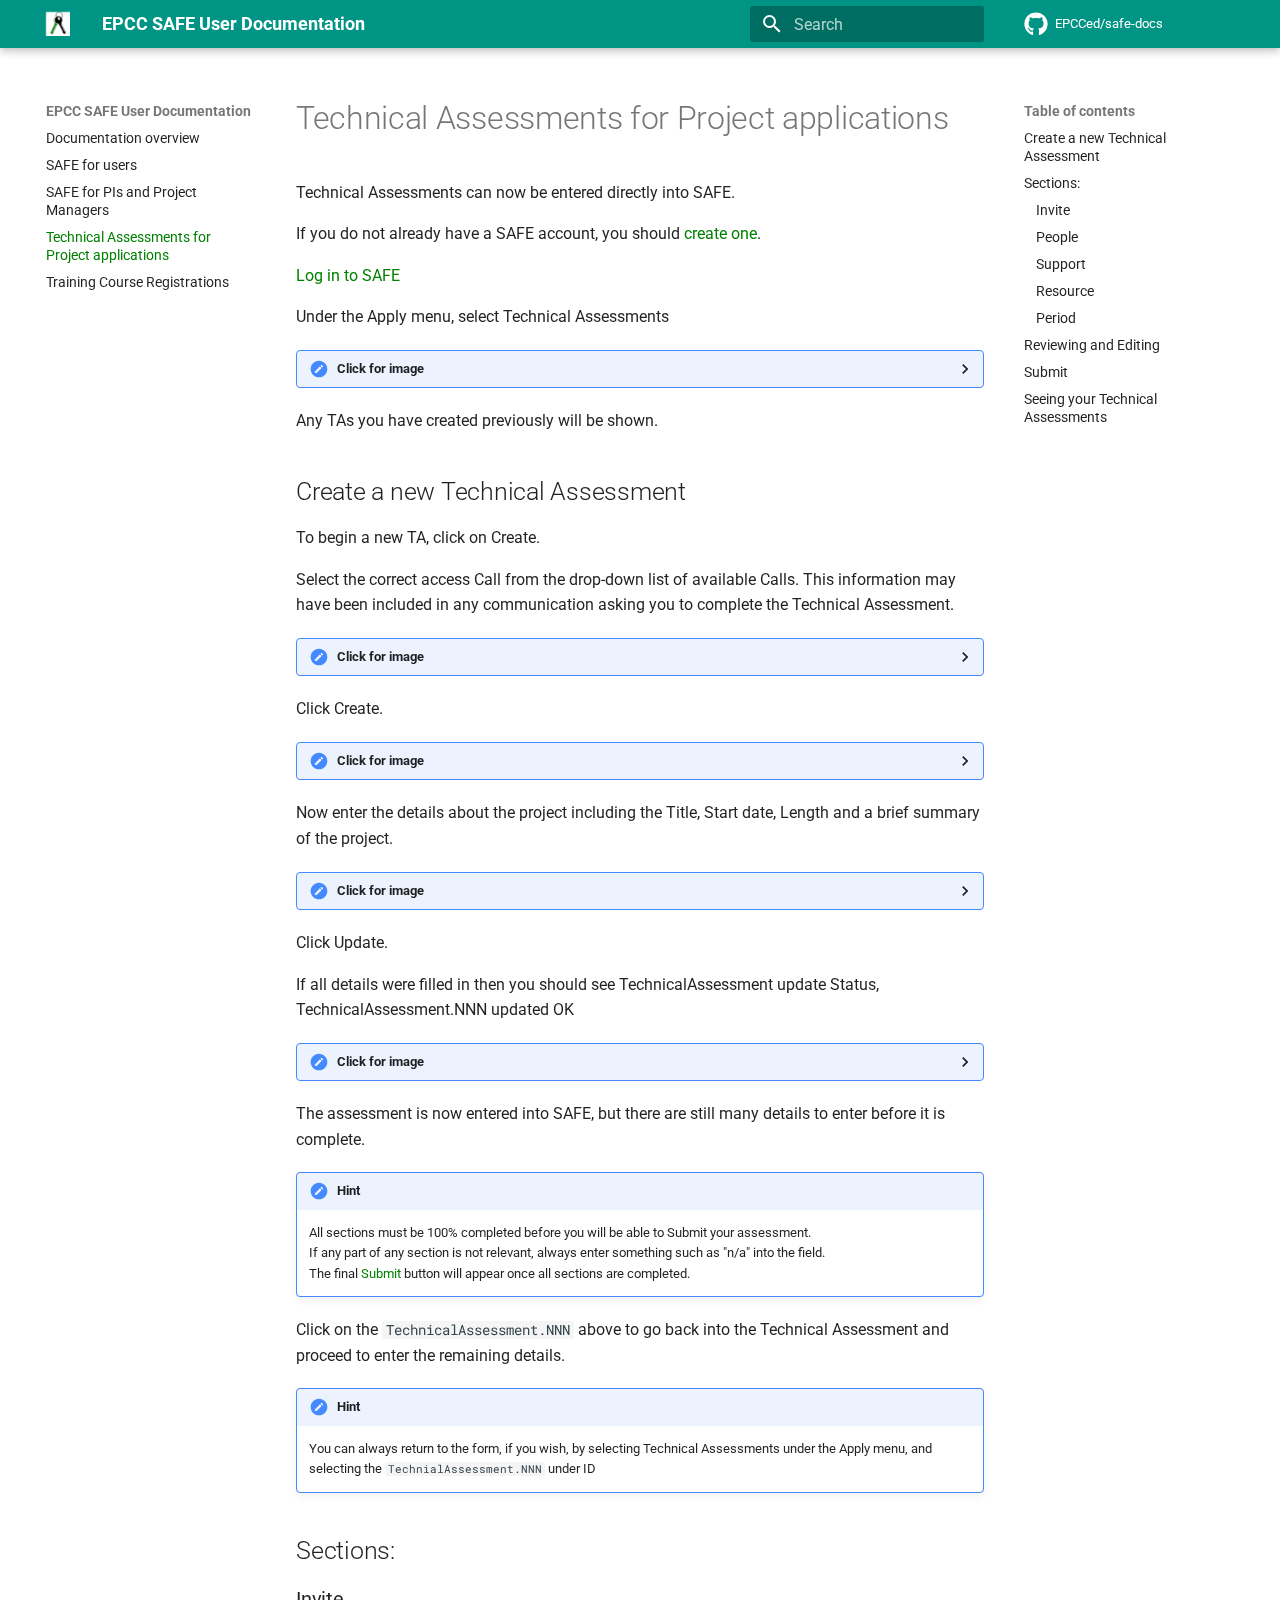
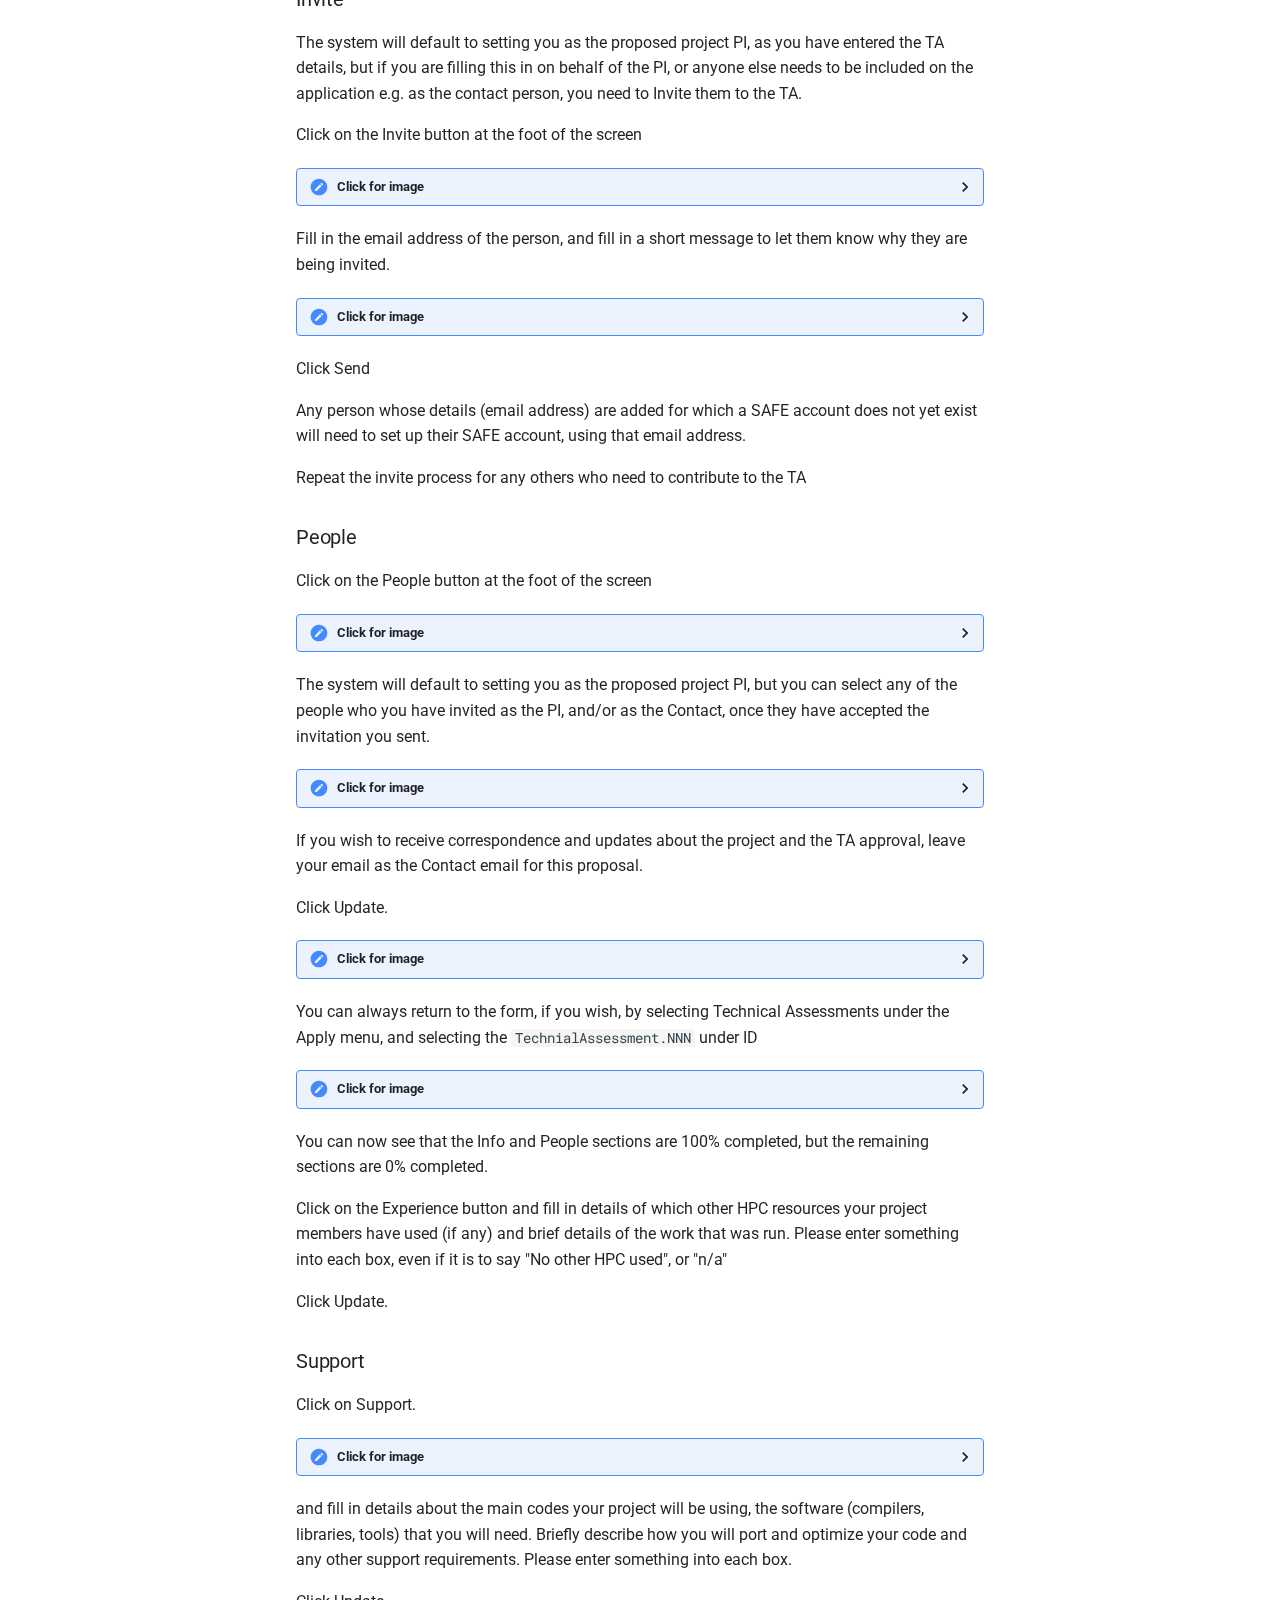
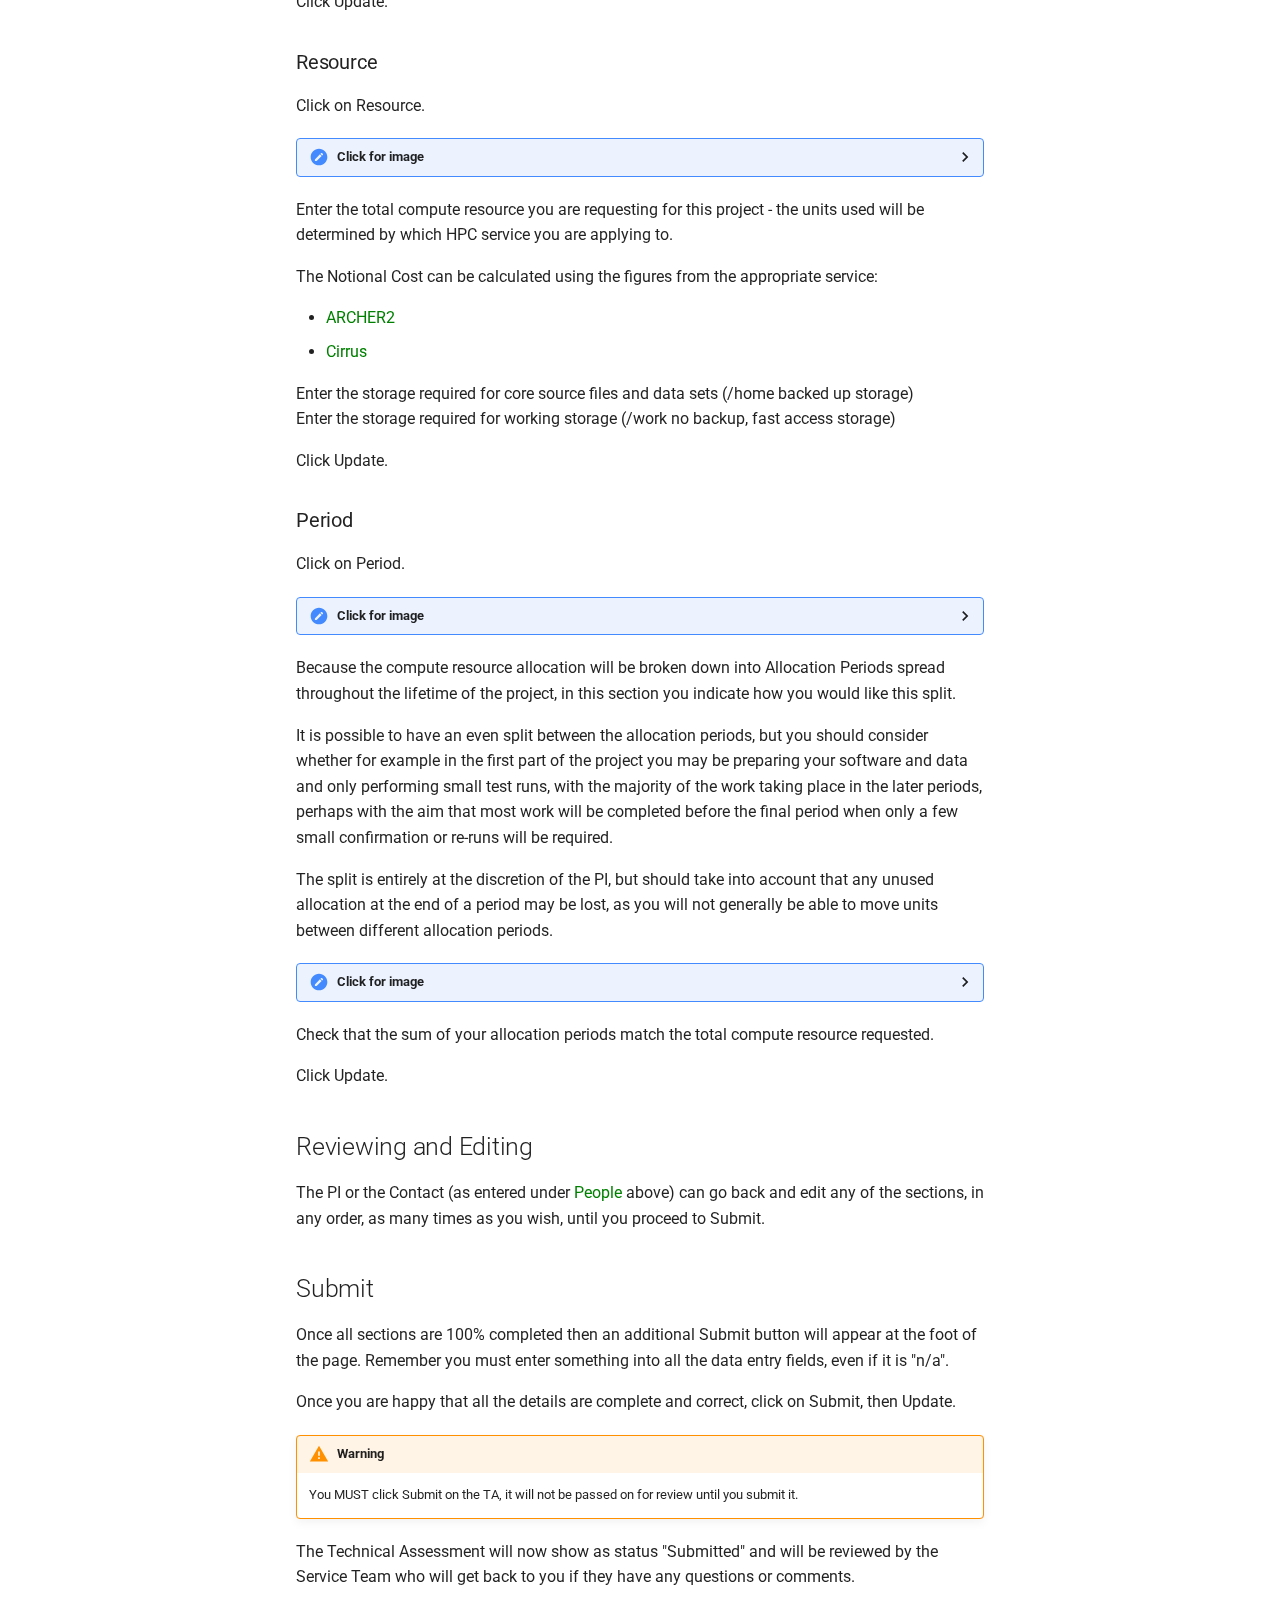
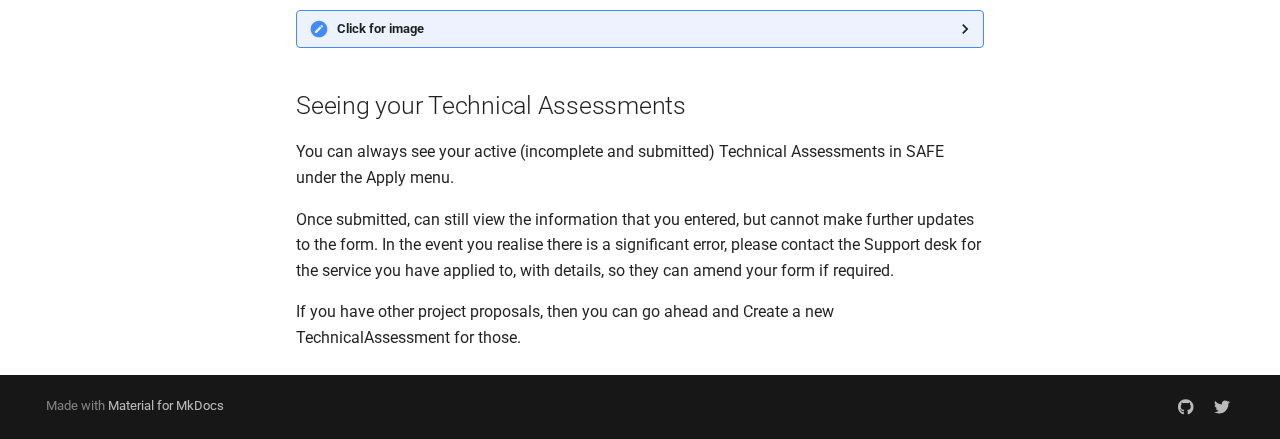
<file: tas/index.html>
<!doctype html>
<html lang="en" class="no-js">
  <head>
    
      <meta charset="utf-8">
      <meta name="viewport" content="width=device-width,initial-scale=1">
      
      
      
      
        <link rel="prev" href="../safe-for-managers/">
      
      
        <link rel="next" href="../training-registrations/">
      
      
      <link rel="icon" href="../favicon.ico">
      <meta name="generator" content="mkdocs-1.6.1, mkdocs-material-9.5.46">
    
    
      
        <title>Technical Assessments for Project applications - EPCC SAFE User Documentation</title>
      
    
    
      <link rel="stylesheet" href="../assets/stylesheets/main.6f8fc17f.min.css">
      
        
        <link rel="stylesheet" href="../assets/stylesheets/palette.06af60db.min.css">
      
      


    
    
      
    
    
      
        
        
        <link rel="preconnect" href="https://fonts.gstatic.com" crossorigin>
        <link rel="stylesheet" href="https://fonts.googleapis.com/css?family=Roboto:300,300i,400,400i,700,700i%7CRoboto+Mono:400,400i,700,700i&display=fallback">
        <style>:root{--md-text-font:"Roboto";--md-code-font:"Roboto Mono"}</style>
      
    
    
      <link rel="stylesheet" href="../stylesheets/archer2.css">
    
    <script>__md_scope=new URL("..",location),__md_hash=e=>[...e].reduce(((e,_)=>(e<<5)-e+_.charCodeAt(0)),0),__md_get=(e,_=localStorage,t=__md_scope)=>JSON.parse(_.getItem(t.pathname+"."+e)),__md_set=(e,_,t=localStorage,a=__md_scope)=>{try{t.setItem(a.pathname+"."+e,JSON.stringify(_))}catch(e){}}</script>
    
      

    
    
    
  </head>
  
  
    
    
    
    
    
    <body dir="ltr" data-md-color-scheme="teal" data-md-color-primary="teal" data-md-color-accent="indigo">
  
    
    <input class="md-toggle" data-md-toggle="drawer" type="checkbox" id="__drawer" autocomplete="off">
    <input class="md-toggle" data-md-toggle="search" type="checkbox" id="__search" autocomplete="off">
    <label class="md-overlay" for="__drawer"></label>
    <div data-md-component="skip">
      
        
        <a href="#technical-assessments-for-project-applications" class="md-skip">
          Skip to content
        </a>
      
    </div>
    <div data-md-component="announce">
      
    </div>
    
    
      

  

<header class="md-header md-header--shadow" data-md-component="header">
  <nav class="md-header__inner md-grid" aria-label="Header">
    <a href=".." title="EPCC SAFE User Documentation" class="md-header__button md-logo" aria-label="EPCC SAFE User Documentation" data-md-component="logo">
      
  <img src="../images/safe-logo.png" alt="logo">

    </a>
    <label class="md-header__button md-icon" for="__drawer">
      
      <svg xmlns="http://www.w3.org/2000/svg" viewBox="0 0 24 24"><path d="M3 6h18v2H3zm0 5h18v2H3zm0 5h18v2H3z"/></svg>
    </label>
    <div class="md-header__title" data-md-component="header-title">
      <div class="md-header__ellipsis">
        <div class="md-header__topic">
          <span class="md-ellipsis">
            EPCC SAFE User Documentation
          </span>
        </div>
        <div class="md-header__topic" data-md-component="header-topic">
          <span class="md-ellipsis">
            
              Technical Assessments for Project applications
            
          </span>
        </div>
      </div>
    </div>
    
      
    
    
    
    
      <label class="md-header__button md-icon" for="__search">
        
        <svg xmlns="http://www.w3.org/2000/svg" viewBox="0 0 24 24"><path d="M9.5 3A6.5 6.5 0 0 1 16 9.5c0 1.61-.59 3.09-1.56 4.23l.27.27h.79l5 5-1.5 1.5-5-5v-.79l-.27-.27A6.52 6.52 0 0 1 9.5 16 6.5 6.5 0 0 1 3 9.5 6.5 6.5 0 0 1 9.5 3m0 2C7 5 5 7 5 9.5S7 14 9.5 14 14 12 14 9.5 12 5 9.5 5"/></svg>
      </label>
      <div class="md-search" data-md-component="search" role="dialog">
  <label class="md-search__overlay" for="__search"></label>
  <div class="md-search__inner" role="search">
    <form class="md-search__form" name="search">
      <input type="text" class="md-search__input" name="query" aria-label="Search" placeholder="Search" autocapitalize="off" autocorrect="off" autocomplete="off" spellcheck="false" data-md-component="search-query" required>
      <label class="md-search__icon md-icon" for="__search">
        
        <svg xmlns="http://www.w3.org/2000/svg" viewBox="0 0 24 24"><path d="M9.5 3A6.5 6.5 0 0 1 16 9.5c0 1.61-.59 3.09-1.56 4.23l.27.27h.79l5 5-1.5 1.5-5-5v-.79l-.27-.27A6.52 6.52 0 0 1 9.5 16 6.5 6.5 0 0 1 3 9.5 6.5 6.5 0 0 1 9.5 3m0 2C7 5 5 7 5 9.5S7 14 9.5 14 14 12 14 9.5 12 5 9.5 5"/></svg>
        
        <svg xmlns="http://www.w3.org/2000/svg" viewBox="0 0 24 24"><path d="M20 11v2H8l5.5 5.5-1.42 1.42L4.16 12l7.92-7.92L13.5 5.5 8 11z"/></svg>
      </label>
      <nav class="md-search__options" aria-label="Search">
        
        <button type="reset" class="md-search__icon md-icon" title="Clear" aria-label="Clear" tabindex="-1">
          
          <svg xmlns="http://www.w3.org/2000/svg" viewBox="0 0 24 24"><path d="M19 6.41 17.59 5 12 10.59 6.41 5 5 6.41 10.59 12 5 17.59 6.41 19 12 13.41 17.59 19 19 17.59 13.41 12z"/></svg>
        </button>
      </nav>
      
    </form>
    <div class="md-search__output">
      <div class="md-search__scrollwrap" tabindex="0" data-md-scrollfix>
        <div class="md-search-result" data-md-component="search-result">
          <div class="md-search-result__meta">
            Initializing search
          </div>
          <ol class="md-search-result__list" role="presentation"></ol>
        </div>
      </div>
    </div>
  </div>
</div>
    
    
      <div class="md-header__source">
        <a href="https://github.com/EPCCed/safe-docs" title="Go to repository" class="md-source" data-md-component="source">
  <div class="md-source__icon md-icon">
    
    <svg xmlns="http://www.w3.org/2000/svg" viewBox="0 0 496 512"><!--! Font Awesome Free 6.7.1 by @fontawesome - https://fontawesome.com License - https://fontawesome.com/license/free (Icons: CC BY 4.0, Fonts: SIL OFL 1.1, Code: MIT License) Copyright 2024 Fonticons, Inc.--><path d="M165.9 397.4c0 2-2.3 3.6-5.2 3.6-3.3.3-5.6-1.3-5.6-3.6 0-2 2.3-3.6 5.2-3.6 3-.3 5.6 1.3 5.6 3.6m-31.1-4.5c-.7 2 1.3 4.3 4.3 4.9 2.6 1 5.6 0 6.2-2s-1.3-4.3-4.3-5.2c-2.6-.7-5.5.3-6.2 2.3m44.2-1.7c-2.9.7-4.9 2.6-4.6 4.9.3 2 2.9 3.3 5.9 2.6 2.9-.7 4.9-2.6 4.6-4.6-.3-1.9-3-3.2-5.9-2.9M244.8 8C106.1 8 0 113.3 0 252c0 110.9 69.8 205.8 169.5 239.2 12.8 2.3 17.3-5.6 17.3-12.1 0-6.2-.3-40.4-.3-61.4 0 0-70 15-84.7-29.8 0 0-11.4-29.1-27.8-36.6 0 0-22.9-15.7 1.6-15.4 0 0 24.9 2 38.6 25.8 21.9 38.6 58.6 27.5 72.9 20.9 2.3-16 8.8-27.1 16-33.7-55.9-6.2-112.3-14.3-112.3-110.5 0-27.5 7.6-41.3 23.6-58.9-2.6-6.5-11.1-33.3 2.6-67.9 20.9-6.5 69 27 69 27 20-5.6 41.5-8.5 62.8-8.5s42.8 2.9 62.8 8.5c0 0 48.1-33.6 69-27 13.7 34.7 5.2 61.4 2.6 67.9 16 17.7 25.8 31.5 25.8 58.9 0 96.5-58.9 104.2-114.8 110.5 9.2 7.9 17 22.9 17 46.4 0 33.7-.3 75.4-.3 83.6 0 6.5 4.6 14.4 17.3 12.1C428.2 457.8 496 362.9 496 252 496 113.3 383.5 8 244.8 8M97.2 352.9c-1.3 1-1 3.3.7 5.2 1.6 1.6 3.9 2.3 5.2 1 1.3-1 1-3.3-.7-5.2-1.6-1.6-3.9-2.3-5.2-1m-10.8-8.1c-.7 1.3.3 2.9 2.3 3.9 1.6 1 3.6.7 4.3-.7.7-1.3-.3-2.9-2.3-3.9-2-.6-3.6-.3-4.3.7m32.4 35.6c-1.6 1.3-1 4.3 1.3 6.2 2.3 2.3 5.2 2.6 6.5 1 1.3-1.3.7-4.3-1.3-6.2-2.2-2.3-5.2-2.6-6.5-1m-11.4-14.7c-1.6 1-1.6 3.6 0 5.9s4.3 3.3 5.6 2.3c1.6-1.3 1.6-3.9 0-6.2-1.4-2.3-4-3.3-5.6-2"/></svg>
  </div>
  <div class="md-source__repository">
    EPCCed/safe-docs
  </div>
</a>
      </div>
    
  </nav>
  
</header>
    
    <div class="md-container" data-md-component="container">
      
      
        
          
        
      
      <main class="md-main" data-md-component="main">
        <div class="md-main__inner md-grid">
          
            
              
              <div class="md-sidebar md-sidebar--primary" data-md-component="sidebar" data-md-type="navigation" >
                <div class="md-sidebar__scrollwrap">
                  <div class="md-sidebar__inner">
                    



<nav class="md-nav md-nav--primary" aria-label="Navigation" data-md-level="0">
  <label class="md-nav__title" for="__drawer">
    <a href=".." title="EPCC SAFE User Documentation" class="md-nav__button md-logo" aria-label="EPCC SAFE User Documentation" data-md-component="logo">
      
  <img src="../images/safe-logo.png" alt="logo">

    </a>
    EPCC SAFE User Documentation
  </label>
  
    <div class="md-nav__source">
      <a href="https://github.com/EPCCed/safe-docs" title="Go to repository" class="md-source" data-md-component="source">
  <div class="md-source__icon md-icon">
    
    <svg xmlns="http://www.w3.org/2000/svg" viewBox="0 0 496 512"><!--! Font Awesome Free 6.7.1 by @fontawesome - https://fontawesome.com License - https://fontawesome.com/license/free (Icons: CC BY 4.0, Fonts: SIL OFL 1.1, Code: MIT License) Copyright 2024 Fonticons, Inc.--><path d="M165.9 397.4c0 2-2.3 3.6-5.2 3.6-3.3.3-5.6-1.3-5.6-3.6 0-2 2.3-3.6 5.2-3.6 3-.3 5.6 1.3 5.6 3.6m-31.1-4.5c-.7 2 1.3 4.3 4.3 4.9 2.6 1 5.6 0 6.2-2s-1.3-4.3-4.3-5.2c-2.6-.7-5.5.3-6.2 2.3m44.2-1.7c-2.9.7-4.9 2.6-4.6 4.9.3 2 2.9 3.3 5.9 2.6 2.9-.7 4.9-2.6 4.6-4.6-.3-1.9-3-3.2-5.9-2.9M244.8 8C106.1 8 0 113.3 0 252c0 110.9 69.8 205.8 169.5 239.2 12.8 2.3 17.3-5.6 17.3-12.1 0-6.2-.3-40.4-.3-61.4 0 0-70 15-84.7-29.8 0 0-11.4-29.1-27.8-36.6 0 0-22.9-15.7 1.6-15.4 0 0 24.9 2 38.6 25.8 21.9 38.6 58.6 27.5 72.9 20.9 2.3-16 8.8-27.1 16-33.7-55.9-6.2-112.3-14.3-112.3-110.5 0-27.5 7.6-41.3 23.6-58.9-2.6-6.5-11.1-33.3 2.6-67.9 20.9-6.5 69 27 69 27 20-5.6 41.5-8.5 62.8-8.5s42.8 2.9 62.8 8.5c0 0 48.1-33.6 69-27 13.7 34.7 5.2 61.4 2.6 67.9 16 17.7 25.8 31.5 25.8 58.9 0 96.5-58.9 104.2-114.8 110.5 9.2 7.9 17 22.9 17 46.4 0 33.7-.3 75.4-.3 83.6 0 6.5 4.6 14.4 17.3 12.1C428.2 457.8 496 362.9 496 252 496 113.3 383.5 8 244.8 8M97.2 352.9c-1.3 1-1 3.3.7 5.2 1.6 1.6 3.9 2.3 5.2 1 1.3-1 1-3.3-.7-5.2-1.6-1.6-3.9-2.3-5.2-1m-10.8-8.1c-.7 1.3.3 2.9 2.3 3.9 1.6 1 3.6.7 4.3-.7.7-1.3-.3-2.9-2.3-3.9-2-.6-3.6-.3-4.3.7m32.4 35.6c-1.6 1.3-1 4.3 1.3 6.2 2.3 2.3 5.2 2.6 6.5 1 1.3-1.3.7-4.3-1.3-6.2-2.2-2.3-5.2-2.6-6.5-1m-11.4-14.7c-1.6 1-1.6 3.6 0 5.9s4.3 3.3 5.6 2.3c1.6-1.3 1.6-3.9 0-6.2-1.4-2.3-4-3.3-5.6-2"/></svg>
  </div>
  <div class="md-source__repository">
    EPCCed/safe-docs
  </div>
</a>
    </div>
  
  <ul class="md-nav__list" data-md-scrollfix>
    
      
      
  
  
  
  
    <li class="md-nav__item">
      <a href=".." class="md-nav__link">
        
  
  <span class="md-ellipsis">
    Documentation overview
  </span>
  

      </a>
    </li>
  

    
      
      
  
  
  
  
    <li class="md-nav__item">
      <a href="../safe-for-users/" class="md-nav__link">
        
  
  <span class="md-ellipsis">
    SAFE for users
  </span>
  

      </a>
    </li>
  

    
      
      
  
  
  
  
    <li class="md-nav__item">
      <a href="../safe-for-managers/" class="md-nav__link">
        
  
  <span class="md-ellipsis">
    SAFE for PIs and Project Managers
  </span>
  

      </a>
    </li>
  

    
      
      
  
  
    
  
  
  
    <li class="md-nav__item md-nav__item--active">
      
      <input class="md-nav__toggle md-toggle" type="checkbox" id="__toc">
      
      
        
      
      
        <label class="md-nav__link md-nav__link--active" for="__toc">
          
  
  <span class="md-ellipsis">
    Technical Assessments for Project applications
  </span>
  

          <span class="md-nav__icon md-icon"></span>
        </label>
      
      <a href="./" class="md-nav__link md-nav__link--active">
        
  
  <span class="md-ellipsis">
    Technical Assessments for Project applications
  </span>
  

      </a>
      
        

<nav class="md-nav md-nav--secondary" aria-label="Table of contents">
  
  
  
    
  
  
    <label class="md-nav__title" for="__toc">
      <span class="md-nav__icon md-icon"></span>
      Table of contents
    </label>
    <ul class="md-nav__list" data-md-component="toc" data-md-scrollfix>
      
        <li class="md-nav__item">
  <a href="#create-a-new-technical-assessment" class="md-nav__link">
    <span class="md-ellipsis">
      Create a new Technical Assessment
    </span>
  </a>
  
</li>
      
        <li class="md-nav__item">
  <a href="#sections" class="md-nav__link">
    <span class="md-ellipsis">
      Sections:
    </span>
  </a>
  
    <nav class="md-nav" aria-label="Sections:">
      <ul class="md-nav__list">
        
          <li class="md-nav__item">
  <a href="#invite" class="md-nav__link">
    <span class="md-ellipsis">
      Invite
    </span>
  </a>
  
</li>
        
          <li class="md-nav__item">
  <a href="#people" class="md-nav__link">
    <span class="md-ellipsis">
      People
    </span>
  </a>
  
</li>
        
          <li class="md-nav__item">
  <a href="#support" class="md-nav__link">
    <span class="md-ellipsis">
      Support
    </span>
  </a>
  
</li>
        
          <li class="md-nav__item">
  <a href="#resource" class="md-nav__link">
    <span class="md-ellipsis">
      Resource
    </span>
  </a>
  
</li>
        
          <li class="md-nav__item">
  <a href="#period" class="md-nav__link">
    <span class="md-ellipsis">
      Period
    </span>
  </a>
  
</li>
        
      </ul>
    </nav>
  
</li>
      
        <li class="md-nav__item">
  <a href="#reviewing-and-editing" class="md-nav__link">
    <span class="md-ellipsis">
      Reviewing and Editing
    </span>
  </a>
  
</li>
      
        <li class="md-nav__item">
  <a href="#submit" class="md-nav__link">
    <span class="md-ellipsis">
      Submit
    </span>
  </a>
  
</li>
      
        <li class="md-nav__item">
  <a href="#seeing-your-technical-assessments" class="md-nav__link">
    <span class="md-ellipsis">
      Seeing your Technical Assessments
    </span>
  </a>
  
</li>
      
    </ul>
  
</nav>
      
    </li>
  

    
      
      
  
  
  
  
    <li class="md-nav__item">
      <a href="../training-registrations/" class="md-nav__link">
        
  
  <span class="md-ellipsis">
    Training Course Registrations
  </span>
  

      </a>
    </li>
  

    
  </ul>
</nav>
                  </div>
                </div>
              </div>
            
            
              
              <div class="md-sidebar md-sidebar--secondary" data-md-component="sidebar" data-md-type="toc" >
                <div class="md-sidebar__scrollwrap">
                  <div class="md-sidebar__inner">
                    

<nav class="md-nav md-nav--secondary" aria-label="Table of contents">
  
  
  
    
  
  
    <label class="md-nav__title" for="__toc">
      <span class="md-nav__icon md-icon"></span>
      Table of contents
    </label>
    <ul class="md-nav__list" data-md-component="toc" data-md-scrollfix>
      
        <li class="md-nav__item">
  <a href="#create-a-new-technical-assessment" class="md-nav__link">
    <span class="md-ellipsis">
      Create a new Technical Assessment
    </span>
  </a>
  
</li>
      
        <li class="md-nav__item">
  <a href="#sections" class="md-nav__link">
    <span class="md-ellipsis">
      Sections:
    </span>
  </a>
  
    <nav class="md-nav" aria-label="Sections:">
      <ul class="md-nav__list">
        
          <li class="md-nav__item">
  <a href="#invite" class="md-nav__link">
    <span class="md-ellipsis">
      Invite
    </span>
  </a>
  
</li>
        
          <li class="md-nav__item">
  <a href="#people" class="md-nav__link">
    <span class="md-ellipsis">
      People
    </span>
  </a>
  
</li>
        
          <li class="md-nav__item">
  <a href="#support" class="md-nav__link">
    <span class="md-ellipsis">
      Support
    </span>
  </a>
  
</li>
        
          <li class="md-nav__item">
  <a href="#resource" class="md-nav__link">
    <span class="md-ellipsis">
      Resource
    </span>
  </a>
  
</li>
        
          <li class="md-nav__item">
  <a href="#period" class="md-nav__link">
    <span class="md-ellipsis">
      Period
    </span>
  </a>
  
</li>
        
      </ul>
    </nav>
  
</li>
      
        <li class="md-nav__item">
  <a href="#reviewing-and-editing" class="md-nav__link">
    <span class="md-ellipsis">
      Reviewing and Editing
    </span>
  </a>
  
</li>
      
        <li class="md-nav__item">
  <a href="#submit" class="md-nav__link">
    <span class="md-ellipsis">
      Submit
    </span>
  </a>
  
</li>
      
        <li class="md-nav__item">
  <a href="#seeing-your-technical-assessments" class="md-nav__link">
    <span class="md-ellipsis">
      Seeing your Technical Assessments
    </span>
  </a>
  
</li>
      
    </ul>
  
</nav>
                  </div>
                </div>
              </div>
            
          
          
            <div class="md-content" data-md-component="content">
              <article class="md-content__inner md-typeset">
                
                  

  
  


<h1 id="technical-assessments-for-project-applications">Technical Assessments for Project applications</h1>
<p>Technical Assessments can now be entered directly into SAFE.</p>
<p>If you do not already have a SAFE account, you should <a href="../safe-for-users/#how-to-register-on-safe">create one</a>.</p>
<p><a href="../safe-for-users/#how-to-login-to-safe-and-overview-of-main-page">Log in to SAFE</a></p>
<p>Under the Apply menu, select Technical Assessments</p>
<details>
  <summary>Click for image</summary>
    <img src="../images/tas/ta01.jpg"></img>
</details>

<p>Any TAs you have created previously will be shown.  </p>
<h2 id="create-a-new-technical-assessment">Create a new Technical Assessment</h2>
<p>To begin a new TA, click on Create.</p>
<p>Select the correct access Call from the drop-down list of available Calls.  This information may have been included in any communication asking you to complete the Technical Assessment.</p>
<details>
  <summary>Click for image</summary>
    <img src="../images/tas/ta02.jpg"></img>
</details>

<p>Click Create.</p>
<details>
  <summary>Click for image</summary>
    <img src="../images/tas/ta03.jpg"></img>
</details>

<p>Now enter the details about the project including the Title, Start date, Length and a brief summary of the project.</p>
<details>
  <summary>Click for image</summary>
    <img src="../images/tas/ta04.jpg"></img>
</details>

<p>Click Update.</p>
<p>If all details were filled in then you should see TechnicalAssessment update Status,  TechnicalAssessment.NNN updated OK</p>
<details>
  <summary>Click for image</summary>
    <img src="../images/tas/ta05.jpg"></img>
</details>

<p>The assessment is now entered into SAFE, but there are still many details to enter before it is complete.</p>
<div class="admonition hint">
<p class="admonition-title">Hint</p>
<p>All sections must be 100% completed before you will be able to Submit your assessment.<br>
If any part of any section is not relevant, always enter something such as "n/a" into the field.<br>
The final <a href="#submit">Submit</a> button will appear once all sections are completed.</p>
</div>
<p>Click on the <code>TechnicalAssessment.NNN</code> above to go back into the Technical Assessment and proceed to enter the remaining details.</p>
<div class="admonition hint">
<p class="admonition-title">Hint</p>
<p>You can always return to the form, if you wish, by selecting Technical Assessments under the Apply menu, and selecting the <code>TechnialAssessment.NNN</code> under ID</p>
</div>
<h2 id="sections">Sections:</h2>
<h3 id="invite">Invite</h3>
<p>The system will default to setting you as the proposed project PI, as you have entered the TA details, but if you are filling this in on behalf of the PI, or anyone else needs to be included on the application e.g. as the contact person, you need to Invite them to the TA.</p>
<p>Click on the Invite button at the foot of the screen</p>
<details>
  <summary>Click for image</summary>
    <img src="../images/tas/ta17.jpg"></img>
</details>

<p>Fill in the email address of the person, and fill in a short message to let them know why they are being invited.</p>
<details>
  <summary>Click for image</summary>
    <img src="../images/tas/ta18.jpg"></img>
</details>

<p>Click Send</p>
<p>Any person whose details (email address) are added for which a SAFE account does not yet exist will need to set up their SAFE account, using that email address.</p>
<p>Repeat the invite process for any others who need to contribute to the TA</p>
<h3 id="people">People</h3>
<p>Click on the People button at the foot of the screen</p>
<details>
  <summary>Click for image</summary>
    <img src="../images/tas/ta06.jpg"></img>
</details>

<p>The system will default to setting you as the proposed project PI, but you can select any of the people who you have invited as the PI, and/or as the Contact, once they have accepted the invitation you sent.</p>
<details>
  <summary>Click for image</summary>
    <img src="../images/tas/ta19.jpg"></img>
</details>

<p>If you wish to receive correspondence and updates about the project and the TA approval, leave your email as the Contact email for this proposal.</p>
<p>Click Update.</p>
<details>
  <summary>Click for image</summary>
    <img src="../images/tas/ta08.jpg"></img>
</details>

<p>You can always return to the form, if you wish, by selecting Technical Assessments under the Apply menu, and selecting the <code>TechnialAssessment.NNN</code> under ID</p>
<details>
  <summary>Click for image</summary>
    <img src="../images/tas/ta09.jpg"></img>
</details>

<p>You can now see that the Info and People sections are 100% completed, but the remaining sections are 0% completed.</p>
<p>Click on the Experience button and fill in details of which other HPC resources your project members have used (if any) and brief details of the work that was run.  Please enter something into each box, even if it is to say "No other HPC used", or "n/a"</p>
<p>Click Update.</p>
<h3 id="support">Support</h3>
<p>Click on Support.</p>
<details>
  <summary>Click for image</summary>
    <img src="../images/tas/ta14.jpg"></img>
</details>

<p>and fill in details about the main codes your project will be using, the software (compilers, libraries, tools) that you will need.
Briefly describe how you will port and optimize your code and any other support requirements.  Please enter something into each box.</p>
<p>Click Update.</p>
<h3 id="resource">Resource</h3>
<p>Click on Resource.</p>
<details>
  <summary>Click for image</summary>
    <img src="../images/tas/ta15.jpg"></img>
</details>

<p>Enter the total compute resource you are requesting for this project - the units used will be determined by which HPC service you are applying to.</p>
<p>The Notional Cost can be calculated using the figures from the appropriate service:</p>
<ul>
<li><a href="https://www.archer2.ac.uk/support-access/cu-calc.html">ARCHER2</a></li>
<li><a href="https://www.cirrus.ac.uk/access/grant#notional-costs">Cirrus</a></li>
</ul>
<p>Enter the storage required for core source files and data sets (/home backed up storage)<br>
Enter the storage required for working storage  (/work no backup, fast access storage)</p>
<p>Click Update.</p>
<h3 id="period">Period</h3>
<p>Click on Period.</p>
<details>
  <summary>Click for image</summary>
    <img src="../images/tas/ta16.jpg"></img>
</details>

<p>Because the compute resource allocation will be broken down into Allocation Periods spread throughout the lifetime of the project, in this section you indicate how you would like this split.</p>
<p>It is possible to have an even split between the allocation periods, but you should consider whether for example in the first part of the project you may be preparing your software and data and only performing small test runs, with the majority of the work taking place in the later periods, perhaps with the aim that most work will be completed before the final period when only a few small confirmation or re-runs will be required.</p>
<p>The split is entirely at the discretion of the PI, but should take into account that any unused allocation at the end of a period may be lost, as you will not generally be able to move units between different allocation periods.</p>
<details>
  <summary>Click for image</summary>
    <img src="../images/tas/ta10.jpg"></img>
</details>

<p>Check that the sum of your allocation periods match the total compute resource requested.</p>
<p>Click Update.</p>
<h2 id="reviewing-and-editing">Reviewing and Editing</h2>
<p>The PI or the Contact (as entered under <a href="#people">People</a> above) can go back and edit any of the sections, in any order, as many times as you wish, until you proceed to Submit.  </p>
<h2 id="submit">Submit</h2>
<p>Once all sections are 100% completed then an additional Submit button will appear at the foot of the page.  Remember you must enter something into all the data entry fields, even if it is "n/a".</p>
<p>Once you are happy that all the details are complete and correct, click on Submit, then Update.</p>
<div class="admonition warning">
<p class="admonition-title">Warning</p>
<p>You MUST click Submit on the TA, it will not be passed on for review until you submit it.</p>
</div>
<p>The Technical Assessment will now show as status "Submitted" and will be reviewed by the Service Team who will get back to you if they have any questions or comments.</p>
<details>
  <summary>Click for image</summary>
    <img src="../images/tas/ta12.jpg"></img>
</details>

<h2 id="seeing-your-technical-assessments">Seeing your Technical Assessments</h2>
<p>You can always see your active (incomplete and submitted) Technical Assessments in SAFE under the Apply menu.</p>
<p>Once submitted, can still view the information that you entered, but cannot make further updates to the form.  In the event you realise there is a significant error, please contact the Support desk for the service you have applied to, with details, so they can amend your form if required.</p>
<p>If you have other project proposals, then you can go ahead and Create a new TechnicalAssessment for those.</p>












                
              </article>
            </div>
          
          
<script>var target=document.getElementById(location.hash.slice(1));target&&target.name&&(target.checked=target.name.startsWith("__tabbed_"))</script>
        </div>
        
      </main>
      
        <footer class="md-footer">
  
  <div class="md-footer-meta md-typeset">
    <div class="md-footer-meta__inner md-grid">
      <div class="md-copyright">
  
  
    Made with
    <a href="https://squidfunk.github.io/mkdocs-material/" target="_blank" rel="noopener">
      Material for MkDocs
    </a>
  
</div>
      
        <div class="md-social">
  
    
    
    
    
      
      
    
    <a href="https://github.com/EPCCed" target="_blank" rel="noopener" title="github.com" class="md-social__link">
      <svg xmlns="http://www.w3.org/2000/svg" viewBox="0 0 496 512"><!--! Font Awesome Free 6.7.1 by @fontawesome - https://fontawesome.com License - https://fontawesome.com/license/free (Icons: CC BY 4.0, Fonts: SIL OFL 1.1, Code: MIT License) Copyright 2024 Fonticons, Inc.--><path d="M165.9 397.4c0 2-2.3 3.6-5.2 3.6-3.3.3-5.6-1.3-5.6-3.6 0-2 2.3-3.6 5.2-3.6 3-.3 5.6 1.3 5.6 3.6m-31.1-4.5c-.7 2 1.3 4.3 4.3 4.9 2.6 1 5.6 0 6.2-2s-1.3-4.3-4.3-5.2c-2.6-.7-5.5.3-6.2 2.3m44.2-1.7c-2.9.7-4.9 2.6-4.6 4.9.3 2 2.9 3.3 5.9 2.6 2.9-.7 4.9-2.6 4.6-4.6-.3-1.9-3-3.2-5.9-2.9M244.8 8C106.1 8 0 113.3 0 252c0 110.9 69.8 205.8 169.5 239.2 12.8 2.3 17.3-5.6 17.3-12.1 0-6.2-.3-40.4-.3-61.4 0 0-70 15-84.7-29.8 0 0-11.4-29.1-27.8-36.6 0 0-22.9-15.7 1.6-15.4 0 0 24.9 2 38.6 25.8 21.9 38.6 58.6 27.5 72.9 20.9 2.3-16 8.8-27.1 16-33.7-55.9-6.2-112.3-14.3-112.3-110.5 0-27.5 7.6-41.3 23.6-58.9-2.6-6.5-11.1-33.3 2.6-67.9 20.9-6.5 69 27 69 27 20-5.6 41.5-8.5 62.8-8.5s42.8 2.9 62.8 8.5c0 0 48.1-33.6 69-27 13.7 34.7 5.2 61.4 2.6 67.9 16 17.7 25.8 31.5 25.8 58.9 0 96.5-58.9 104.2-114.8 110.5 9.2 7.9 17 22.9 17 46.4 0 33.7-.3 75.4-.3 83.6 0 6.5 4.6 14.4 17.3 12.1C428.2 457.8 496 362.9 496 252 496 113.3 383.5 8 244.8 8M97.2 352.9c-1.3 1-1 3.3.7 5.2 1.6 1.6 3.9 2.3 5.2 1 1.3-1 1-3.3-.7-5.2-1.6-1.6-3.9-2.3-5.2-1m-10.8-8.1c-.7 1.3.3 2.9 2.3 3.9 1.6 1 3.6.7 4.3-.7.7-1.3-.3-2.9-2.3-3.9-2-.6-3.6-.3-4.3.7m32.4 35.6c-1.6 1.3-1 4.3 1.3 6.2 2.3 2.3 5.2 2.6 6.5 1 1.3-1.3.7-4.3-1.3-6.2-2.2-2.3-5.2-2.6-6.5-1m-11.4-14.7c-1.6 1-1.6 3.6 0 5.9s4.3 3.3 5.6 2.3c1.6-1.3 1.6-3.9 0-6.2-1.4-2.3-4-3.3-5.6-2"/></svg>
    </a>
  
    
    
    
    
      
      
    
    <a href="https://twitter.com/EPCCed" target="_blank" rel="noopener" title="twitter.com" class="md-social__link">
      <svg xmlns="http://www.w3.org/2000/svg" viewBox="0 0 512 512"><!--! Font Awesome Free 6.7.1 by @fontawesome - https://fontawesome.com License - https://fontawesome.com/license/free (Icons: CC BY 4.0, Fonts: SIL OFL 1.1, Code: MIT License) Copyright 2024 Fonticons, Inc.--><path d="M459.37 151.716c.325 4.548.325 9.097.325 13.645 0 138.72-105.583 298.558-298.558 298.558-59.452 0-114.68-17.219-161.137-47.106 8.447.974 16.568 1.299 25.34 1.299 49.055 0 94.213-16.568 130.274-44.832-46.132-.975-84.792-31.188-98.112-72.772 6.498.974 12.995 1.624 19.818 1.624 9.421 0 18.843-1.3 27.614-3.573-48.081-9.747-84.143-51.98-84.143-102.985v-1.299c13.969 7.797 30.214 12.67 47.431 13.319-28.264-18.843-46.781-51.005-46.781-87.391 0-19.492 5.197-37.36 14.294-52.954 51.655 63.675 129.3 105.258 216.365 109.807-1.624-7.797-2.599-15.918-2.599-24.04 0-57.828 46.782-104.934 104.934-104.934 30.213 0 57.502 12.67 76.67 33.137 23.715-4.548 46.456-13.32 66.599-25.34-7.798 24.366-24.366 44.833-46.132 57.827 21.117-2.273 41.584-8.122 60.426-16.243-14.292 20.791-32.161 39.308-52.628 54.253"/></svg>
    </a>
  
</div>
      
    </div>
  </div>
</footer>
      
    </div>
    <div class="md-dialog" data-md-component="dialog">
      <div class="md-dialog__inner md-typeset"></div>
    </div>
    
    
    <script id="__config" type="application/json">{"base": "..", "features": ["tabs"], "search": "../assets/javascripts/workers/search.6ce7567c.min.js", "translations": {"clipboard.copied": "Copied to clipboard", "clipboard.copy": "Copy to clipboard", "search.result.more.one": "1 more on this page", "search.result.more.other": "# more on this page", "search.result.none": "No matching documents", "search.result.one": "1 matching document", "search.result.other": "# matching documents", "search.result.placeholder": "Type to start searching", "search.result.term.missing": "Missing", "select.version": "Select version"}}</script>
    
    
      <script src="../assets/javascripts/bundle.83f73b43.min.js"></script>
      
    
  </body>
</html>
</file>
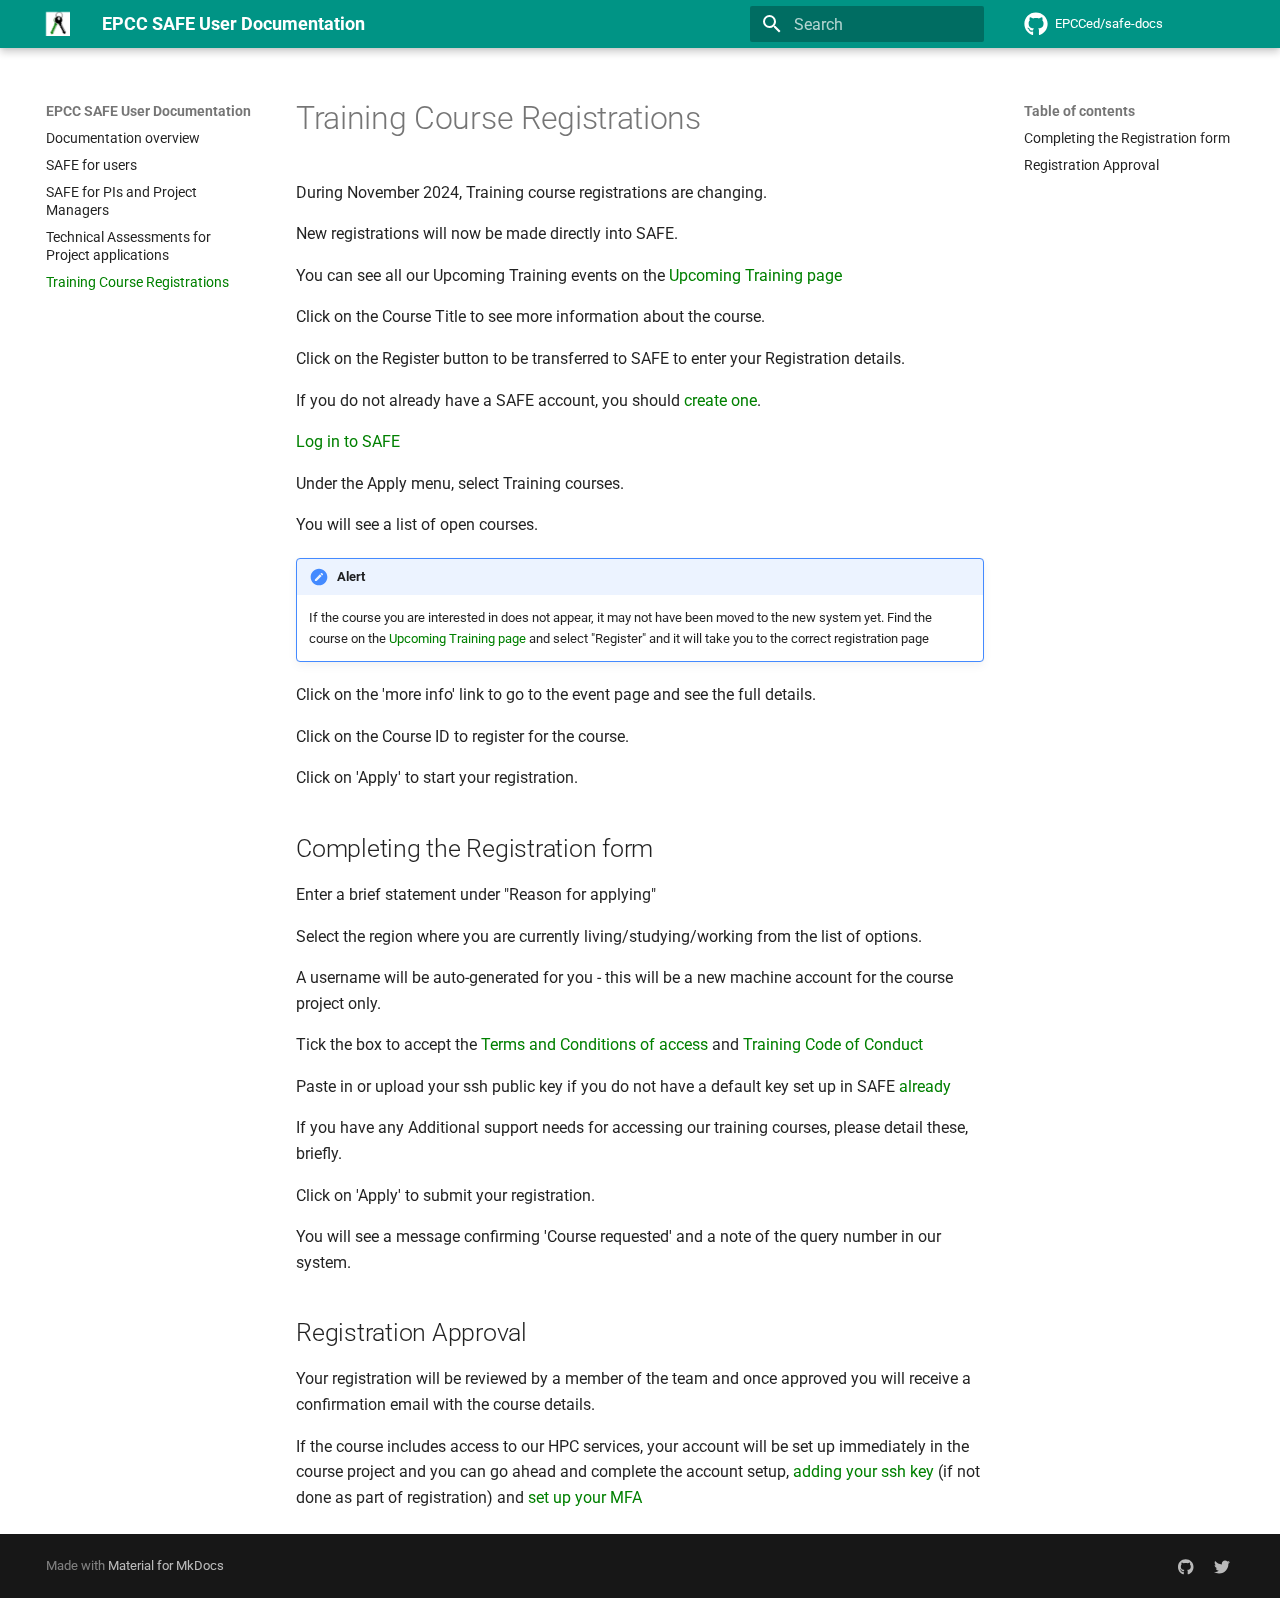
<file: training-registrations/index.html>
<!doctype html>
<html lang="en" class="no-js">
  <head>
    
      <meta charset="utf-8">
      <meta name="viewport" content="width=device-width,initial-scale=1">
      
      
      
      
        <link rel="prev" href="../tas/">
      
      
      
      <link rel="icon" href="../favicon.ico">
      <meta name="generator" content="mkdocs-1.6.1, mkdocs-material-9.5.46">
    
    
      
        <title>Training Course Registrations - EPCC SAFE User Documentation</title>
      
    
    
      <link rel="stylesheet" href="../assets/stylesheets/main.6f8fc17f.min.css">
      
        
        <link rel="stylesheet" href="../assets/stylesheets/palette.06af60db.min.css">
      
      


    
    
      
    
    
      
        
        
        <link rel="preconnect" href="https://fonts.gstatic.com" crossorigin>
        <link rel="stylesheet" href="https://fonts.googleapis.com/css?family=Roboto:300,300i,400,400i,700,700i%7CRoboto+Mono:400,400i,700,700i&display=fallback">
        <style>:root{--md-text-font:"Roboto";--md-code-font:"Roboto Mono"}</style>
      
    
    
      <link rel="stylesheet" href="../stylesheets/archer2.css">
    
    <script>__md_scope=new URL("..",location),__md_hash=e=>[...e].reduce(((e,_)=>(e<<5)-e+_.charCodeAt(0)),0),__md_get=(e,_=localStorage,t=__md_scope)=>JSON.parse(_.getItem(t.pathname+"."+e)),__md_set=(e,_,t=localStorage,a=__md_scope)=>{try{t.setItem(a.pathname+"."+e,JSON.stringify(_))}catch(e){}}</script>
    
      

    
    
    
  </head>
  
  
    
    
    
    
    
    <body dir="ltr" data-md-color-scheme="teal" data-md-color-primary="teal" data-md-color-accent="indigo">
  
    
    <input class="md-toggle" data-md-toggle="drawer" type="checkbox" id="__drawer" autocomplete="off">
    <input class="md-toggle" data-md-toggle="search" type="checkbox" id="__search" autocomplete="off">
    <label class="md-overlay" for="__drawer"></label>
    <div data-md-component="skip">
      
        
        <a href="#training-course-registrations" class="md-skip">
          Skip to content
        </a>
      
    </div>
    <div data-md-component="announce">
      
    </div>
    
    
      

  

<header class="md-header md-header--shadow" data-md-component="header">
  <nav class="md-header__inner md-grid" aria-label="Header">
    <a href=".." title="EPCC SAFE User Documentation" class="md-header__button md-logo" aria-label="EPCC SAFE User Documentation" data-md-component="logo">
      
  <img src="../images/safe-logo.png" alt="logo">

    </a>
    <label class="md-header__button md-icon" for="__drawer">
      
      <svg xmlns="http://www.w3.org/2000/svg" viewBox="0 0 24 24"><path d="M3 6h18v2H3zm0 5h18v2H3zm0 5h18v2H3z"/></svg>
    </label>
    <div class="md-header__title" data-md-component="header-title">
      <div class="md-header__ellipsis">
        <div class="md-header__topic">
          <span class="md-ellipsis">
            EPCC SAFE User Documentation
          </span>
        </div>
        <div class="md-header__topic" data-md-component="header-topic">
          <span class="md-ellipsis">
            
              Training Course Registrations
            
          </span>
        </div>
      </div>
    </div>
    
      
    
    
    
    
      <label class="md-header__button md-icon" for="__search">
        
        <svg xmlns="http://www.w3.org/2000/svg" viewBox="0 0 24 24"><path d="M9.5 3A6.5 6.5 0 0 1 16 9.5c0 1.61-.59 3.09-1.56 4.23l.27.27h.79l5 5-1.5 1.5-5-5v-.79l-.27-.27A6.52 6.52 0 0 1 9.5 16 6.5 6.5 0 0 1 3 9.5 6.5 6.5 0 0 1 9.5 3m0 2C7 5 5 7 5 9.5S7 14 9.5 14 14 12 14 9.5 12 5 9.5 5"/></svg>
      </label>
      <div class="md-search" data-md-component="search" role="dialog">
  <label class="md-search__overlay" for="__search"></label>
  <div class="md-search__inner" role="search">
    <form class="md-search__form" name="search">
      <input type="text" class="md-search__input" name="query" aria-label="Search" placeholder="Search" autocapitalize="off" autocorrect="off" autocomplete="off" spellcheck="false" data-md-component="search-query" required>
      <label class="md-search__icon md-icon" for="__search">
        
        <svg xmlns="http://www.w3.org/2000/svg" viewBox="0 0 24 24"><path d="M9.5 3A6.5 6.5 0 0 1 16 9.5c0 1.61-.59 3.09-1.56 4.23l.27.27h.79l5 5-1.5 1.5-5-5v-.79l-.27-.27A6.52 6.52 0 0 1 9.5 16 6.5 6.5 0 0 1 3 9.5 6.5 6.5 0 0 1 9.5 3m0 2C7 5 5 7 5 9.5S7 14 9.5 14 14 12 14 9.5 12 5 9.5 5"/></svg>
        
        <svg xmlns="http://www.w3.org/2000/svg" viewBox="0 0 24 24"><path d="M20 11v2H8l5.5 5.5-1.42 1.42L4.16 12l7.92-7.92L13.5 5.5 8 11z"/></svg>
      </label>
      <nav class="md-search__options" aria-label="Search">
        
        <button type="reset" class="md-search__icon md-icon" title="Clear" aria-label="Clear" tabindex="-1">
          
          <svg xmlns="http://www.w3.org/2000/svg" viewBox="0 0 24 24"><path d="M19 6.41 17.59 5 12 10.59 6.41 5 5 6.41 10.59 12 5 17.59 6.41 19 12 13.41 17.59 19 19 17.59 13.41 12z"/></svg>
        </button>
      </nav>
      
    </form>
    <div class="md-search__output">
      <div class="md-search__scrollwrap" tabindex="0" data-md-scrollfix>
        <div class="md-search-result" data-md-component="search-result">
          <div class="md-search-result__meta">
            Initializing search
          </div>
          <ol class="md-search-result__list" role="presentation"></ol>
        </div>
      </div>
    </div>
  </div>
</div>
    
    
      <div class="md-header__source">
        <a href="https://github.com/EPCCed/safe-docs" title="Go to repository" class="md-source" data-md-component="source">
  <div class="md-source__icon md-icon">
    
    <svg xmlns="http://www.w3.org/2000/svg" viewBox="0 0 496 512"><!--! Font Awesome Free 6.7.1 by @fontawesome - https://fontawesome.com License - https://fontawesome.com/license/free (Icons: CC BY 4.0, Fonts: SIL OFL 1.1, Code: MIT License) Copyright 2024 Fonticons, Inc.--><path d="M165.9 397.4c0 2-2.3 3.6-5.2 3.6-3.3.3-5.6-1.3-5.6-3.6 0-2 2.3-3.6 5.2-3.6 3-.3 5.6 1.3 5.6 3.6m-31.1-4.5c-.7 2 1.3 4.3 4.3 4.9 2.6 1 5.6 0 6.2-2s-1.3-4.3-4.3-5.2c-2.6-.7-5.5.3-6.2 2.3m44.2-1.7c-2.9.7-4.9 2.6-4.6 4.9.3 2 2.9 3.3 5.9 2.6 2.9-.7 4.9-2.6 4.6-4.6-.3-1.9-3-3.2-5.9-2.9M244.8 8C106.1 8 0 113.3 0 252c0 110.9 69.8 205.8 169.5 239.2 12.8 2.3 17.3-5.6 17.3-12.1 0-6.2-.3-40.4-.3-61.4 0 0-70 15-84.7-29.8 0 0-11.4-29.1-27.8-36.6 0 0-22.9-15.7 1.6-15.4 0 0 24.9 2 38.6 25.8 21.9 38.6 58.6 27.5 72.9 20.9 2.3-16 8.8-27.1 16-33.7-55.9-6.2-112.3-14.3-112.3-110.5 0-27.5 7.6-41.3 23.6-58.9-2.6-6.5-11.1-33.3 2.6-67.9 20.9-6.5 69 27 69 27 20-5.6 41.5-8.5 62.8-8.5s42.8 2.9 62.8 8.5c0 0 48.1-33.6 69-27 13.7 34.7 5.2 61.4 2.6 67.9 16 17.7 25.8 31.5 25.8 58.9 0 96.5-58.9 104.2-114.8 110.5 9.2 7.9 17 22.9 17 46.4 0 33.7-.3 75.4-.3 83.6 0 6.5 4.6 14.4 17.3 12.1C428.2 457.8 496 362.9 496 252 496 113.3 383.5 8 244.8 8M97.2 352.9c-1.3 1-1 3.3.7 5.2 1.6 1.6 3.9 2.3 5.2 1 1.3-1 1-3.3-.7-5.2-1.6-1.6-3.9-2.3-5.2-1m-10.8-8.1c-.7 1.3.3 2.9 2.3 3.9 1.6 1 3.6.7 4.3-.7.7-1.3-.3-2.9-2.3-3.9-2-.6-3.6-.3-4.3.7m32.4 35.6c-1.6 1.3-1 4.3 1.3 6.2 2.3 2.3 5.2 2.6 6.5 1 1.3-1.3.7-4.3-1.3-6.2-2.2-2.3-5.2-2.6-6.5-1m-11.4-14.7c-1.6 1-1.6 3.6 0 5.9s4.3 3.3 5.6 2.3c1.6-1.3 1.6-3.9 0-6.2-1.4-2.3-4-3.3-5.6-2"/></svg>
  </div>
  <div class="md-source__repository">
    EPCCed/safe-docs
  </div>
</a>
      </div>
    
  </nav>
  
</header>
    
    <div class="md-container" data-md-component="container">
      
      
        
          
        
      
      <main class="md-main" data-md-component="main">
        <div class="md-main__inner md-grid">
          
            
              
              <div class="md-sidebar md-sidebar--primary" data-md-component="sidebar" data-md-type="navigation" >
                <div class="md-sidebar__scrollwrap">
                  <div class="md-sidebar__inner">
                    



<nav class="md-nav md-nav--primary" aria-label="Navigation" data-md-level="0">
  <label class="md-nav__title" for="__drawer">
    <a href=".." title="EPCC SAFE User Documentation" class="md-nav__button md-logo" aria-label="EPCC SAFE User Documentation" data-md-component="logo">
      
  <img src="../images/safe-logo.png" alt="logo">

    </a>
    EPCC SAFE User Documentation
  </label>
  
    <div class="md-nav__source">
      <a href="https://github.com/EPCCed/safe-docs" title="Go to repository" class="md-source" data-md-component="source">
  <div class="md-source__icon md-icon">
    
    <svg xmlns="http://www.w3.org/2000/svg" viewBox="0 0 496 512"><!--! Font Awesome Free 6.7.1 by @fontawesome - https://fontawesome.com License - https://fontawesome.com/license/free (Icons: CC BY 4.0, Fonts: SIL OFL 1.1, Code: MIT License) Copyright 2024 Fonticons, Inc.--><path d="M165.9 397.4c0 2-2.3 3.6-5.2 3.6-3.3.3-5.6-1.3-5.6-3.6 0-2 2.3-3.6 5.2-3.6 3-.3 5.6 1.3 5.6 3.6m-31.1-4.5c-.7 2 1.3 4.3 4.3 4.9 2.6 1 5.6 0 6.2-2s-1.3-4.3-4.3-5.2c-2.6-.7-5.5.3-6.2 2.3m44.2-1.7c-2.9.7-4.9 2.6-4.6 4.9.3 2 2.9 3.3 5.9 2.6 2.9-.7 4.9-2.6 4.6-4.6-.3-1.9-3-3.2-5.9-2.9M244.8 8C106.1 8 0 113.3 0 252c0 110.9 69.8 205.8 169.5 239.2 12.8 2.3 17.3-5.6 17.3-12.1 0-6.2-.3-40.4-.3-61.4 0 0-70 15-84.7-29.8 0 0-11.4-29.1-27.8-36.6 0 0-22.9-15.7 1.6-15.4 0 0 24.9 2 38.6 25.8 21.9 38.6 58.6 27.5 72.9 20.9 2.3-16 8.8-27.1 16-33.7-55.9-6.2-112.3-14.3-112.3-110.5 0-27.5 7.6-41.3 23.6-58.9-2.6-6.5-11.1-33.3 2.6-67.9 20.9-6.5 69 27 69 27 20-5.6 41.5-8.5 62.8-8.5s42.8 2.9 62.8 8.5c0 0 48.1-33.6 69-27 13.7 34.7 5.2 61.4 2.6 67.9 16 17.7 25.8 31.5 25.8 58.9 0 96.5-58.9 104.2-114.8 110.5 9.2 7.9 17 22.9 17 46.4 0 33.7-.3 75.4-.3 83.6 0 6.5 4.6 14.4 17.3 12.1C428.2 457.8 496 362.9 496 252 496 113.3 383.5 8 244.8 8M97.2 352.9c-1.3 1-1 3.3.7 5.2 1.6 1.6 3.9 2.3 5.2 1 1.3-1 1-3.3-.7-5.2-1.6-1.6-3.9-2.3-5.2-1m-10.8-8.1c-.7 1.3.3 2.9 2.3 3.9 1.6 1 3.6.7 4.3-.7.7-1.3-.3-2.9-2.3-3.9-2-.6-3.6-.3-4.3.7m32.4 35.6c-1.6 1.3-1 4.3 1.3 6.2 2.3 2.3 5.2 2.6 6.5 1 1.3-1.3.7-4.3-1.3-6.2-2.2-2.3-5.2-2.6-6.5-1m-11.4-14.7c-1.6 1-1.6 3.6 0 5.9s4.3 3.3 5.6 2.3c1.6-1.3 1.6-3.9 0-6.2-1.4-2.3-4-3.3-5.6-2"/></svg>
  </div>
  <div class="md-source__repository">
    EPCCed/safe-docs
  </div>
</a>
    </div>
  
  <ul class="md-nav__list" data-md-scrollfix>
    
      
      
  
  
  
  
    <li class="md-nav__item">
      <a href=".." class="md-nav__link">
        
  
  <span class="md-ellipsis">
    Documentation overview
  </span>
  

      </a>
    </li>
  

    
      
      
  
  
  
  
    <li class="md-nav__item">
      <a href="../safe-for-users/" class="md-nav__link">
        
  
  <span class="md-ellipsis">
    SAFE for users
  </span>
  

      </a>
    </li>
  

    
      
      
  
  
  
  
    <li class="md-nav__item">
      <a href="../safe-for-managers/" class="md-nav__link">
        
  
  <span class="md-ellipsis">
    SAFE for PIs and Project Managers
  </span>
  

      </a>
    </li>
  

    
      
      
  
  
  
  
    <li class="md-nav__item">
      <a href="../tas/" class="md-nav__link">
        
  
  <span class="md-ellipsis">
    Technical Assessments for Project applications
  </span>
  

      </a>
    </li>
  

    
      
      
  
  
    
  
  
  
    <li class="md-nav__item md-nav__item--active">
      
      <input class="md-nav__toggle md-toggle" type="checkbox" id="__toc">
      
      
        
      
      
        <label class="md-nav__link md-nav__link--active" for="__toc">
          
  
  <span class="md-ellipsis">
    Training Course Registrations
  </span>
  

          <span class="md-nav__icon md-icon"></span>
        </label>
      
      <a href="./" class="md-nav__link md-nav__link--active">
        
  
  <span class="md-ellipsis">
    Training Course Registrations
  </span>
  

      </a>
      
        

<nav class="md-nav md-nav--secondary" aria-label="Table of contents">
  
  
  
    
  
  
    <label class="md-nav__title" for="__toc">
      <span class="md-nav__icon md-icon"></span>
      Table of contents
    </label>
    <ul class="md-nav__list" data-md-component="toc" data-md-scrollfix>
      
        <li class="md-nav__item">
  <a href="#completing-the-registration-form" class="md-nav__link">
    <span class="md-ellipsis">
      Completing the Registration form
    </span>
  </a>
  
</li>
      
        <li class="md-nav__item">
  <a href="#registration-approval" class="md-nav__link">
    <span class="md-ellipsis">
      Registration Approval
    </span>
  </a>
  
</li>
      
    </ul>
  
</nav>
      
    </li>
  

    
  </ul>
</nav>
                  </div>
                </div>
              </div>
            
            
              
              <div class="md-sidebar md-sidebar--secondary" data-md-component="sidebar" data-md-type="toc" >
                <div class="md-sidebar__scrollwrap">
                  <div class="md-sidebar__inner">
                    

<nav class="md-nav md-nav--secondary" aria-label="Table of contents">
  
  
  
    
  
  
    <label class="md-nav__title" for="__toc">
      <span class="md-nav__icon md-icon"></span>
      Table of contents
    </label>
    <ul class="md-nav__list" data-md-component="toc" data-md-scrollfix>
      
        <li class="md-nav__item">
  <a href="#completing-the-registration-form" class="md-nav__link">
    <span class="md-ellipsis">
      Completing the Registration form
    </span>
  </a>
  
</li>
      
        <li class="md-nav__item">
  <a href="#registration-approval" class="md-nav__link">
    <span class="md-ellipsis">
      Registration Approval
    </span>
  </a>
  
</li>
      
    </ul>
  
</nav>
                  </div>
                </div>
              </div>
            
          
          
            <div class="md-content" data-md-component="content">
              <article class="md-content__inner md-typeset">
                
                  

  
  


<h1 id="training-course-registrations">Training Course Registrations</h1>
<p>During November 2024, Training course registrations are changing.</p>
<p>New registrations will now be made directly into SAFE.</p>
<p>You can see all our Upcoming Training events on the <a href="https://www.archer2.ac.uk/training/#upcoming-training">Upcoming Training page</a></p>
<p>Click on the Course Title to see more information about the course.</p>
<p>Click on the Register button to be transferred to SAFE to enter your Registration details.</p>
<p>If you do not already have a SAFE account, you should <a href="../safe-for-users/#how-to-register-on-safe">create one</a>.</p>
<p><a href="../safe-for-users/#how-to-login-to-safe-and-overview-of-main-page">Log in to SAFE</a></p>
<p>Under the Apply menu, select Training courses.</p>
<p>You will see a list of open courses.   </p>
<div class="admonition alert">
<p class="admonition-title">Alert</p>
<p>If the course you are interested in does not appear, it may not have been moved to the new system yet.  Find the course on the <a href="https://www.archer2.ac.uk/training/#upcoming-training">Upcoming Training page</a> and select "Register" and it will take you to the correct registration page</p>
</div>
<p>Click on the 'more info' link to go to the event page and see the full details.</p>
<p>Click on the Course ID to register for the course.</p>
<p>Click on 'Apply' to start your registration.</p>
<h2 id="completing-the-registration-form">Completing the Registration form</h2>
<p>Enter a brief statement under "Reason for applying" </p>
<p>Select the region where you are currently living/studying/working from the list of options.</p>
<p>A username will be auto-generated for you - this will be a new machine account for the course project only. </p>
<p>Tick the box to accept the <a href="https://www.archer2.ac.uk/about/policies/tandc.html">Terms and Conditions of access</a> and <a href="https://www.archer2.ac.uk/about/policies/code-of-conduct">Training Code of Conduct</a></p>
<p>Paste in or upload your ssh public key if you do not have a default key set up in SAFE <a href="https://epcced.github.io/safe-docs/safe-for-users/#how-to-add-an-ssh-public-key-to-your-account">already</a></p>
<p>If you have any Additional support needs for accessing our training courses, please detail these, briefly.</p>
<p>Click on 'Apply' to submit your registration.</p>
<p>You will see a message confirming 'Course requested' and a note of the query number in our system.</p>
<h2 id="registration-approval">Registration Approval</h2>
<p>Your registration will be reviewed by a member of the team and once approved you will receive a confirmation email with the course details.</p>
<p>If the course includes access to our HPC services, your account will be set up immediately in the course project and you can go ahead and complete the account setup, <a href="https://epcced.github.io/safe-docs/safe-for-users/#how-to-add-an-ssh-public-key-to-your-account">adding your ssh key</a> (if not done as part of registration) and <a href="https://epcced.github.io/safe-docs/safe-for-users/#how-to-turn-on-mfa-on-your-machine-account">set up your MFA</a></p>












                
              </article>
            </div>
          
          
<script>var target=document.getElementById(location.hash.slice(1));target&&target.name&&(target.checked=target.name.startsWith("__tabbed_"))</script>
        </div>
        
      </main>
      
        <footer class="md-footer">
  
  <div class="md-footer-meta md-typeset">
    <div class="md-footer-meta__inner md-grid">
      <div class="md-copyright">
  
  
    Made with
    <a href="https://squidfunk.github.io/mkdocs-material/" target="_blank" rel="noopener">
      Material for MkDocs
    </a>
  
</div>
      
        <div class="md-social">
  
    
    
    
    
      
      
    
    <a href="https://github.com/EPCCed" target="_blank" rel="noopener" title="github.com" class="md-social__link">
      <svg xmlns="http://www.w3.org/2000/svg" viewBox="0 0 496 512"><!--! Font Awesome Free 6.7.1 by @fontawesome - https://fontawesome.com License - https://fontawesome.com/license/free (Icons: CC BY 4.0, Fonts: SIL OFL 1.1, Code: MIT License) Copyright 2024 Fonticons, Inc.--><path d="M165.9 397.4c0 2-2.3 3.6-5.2 3.6-3.3.3-5.6-1.3-5.6-3.6 0-2 2.3-3.6 5.2-3.6 3-.3 5.6 1.3 5.6 3.6m-31.1-4.5c-.7 2 1.3 4.3 4.3 4.9 2.6 1 5.6 0 6.2-2s-1.3-4.3-4.3-5.2c-2.6-.7-5.5.3-6.2 2.3m44.2-1.7c-2.9.7-4.9 2.6-4.6 4.9.3 2 2.9 3.3 5.9 2.6 2.9-.7 4.9-2.6 4.6-4.6-.3-1.9-3-3.2-5.9-2.9M244.8 8C106.1 8 0 113.3 0 252c0 110.9 69.8 205.8 169.5 239.2 12.8 2.3 17.3-5.6 17.3-12.1 0-6.2-.3-40.4-.3-61.4 0 0-70 15-84.7-29.8 0 0-11.4-29.1-27.8-36.6 0 0-22.9-15.7 1.6-15.4 0 0 24.9 2 38.6 25.8 21.9 38.6 58.6 27.5 72.9 20.9 2.3-16 8.8-27.1 16-33.7-55.9-6.2-112.3-14.3-112.3-110.5 0-27.5 7.6-41.3 23.6-58.9-2.6-6.5-11.1-33.3 2.6-67.9 20.9-6.5 69 27 69 27 20-5.6 41.5-8.5 62.8-8.5s42.8 2.9 62.8 8.5c0 0 48.1-33.6 69-27 13.7 34.7 5.2 61.4 2.6 67.9 16 17.7 25.8 31.5 25.8 58.9 0 96.5-58.9 104.2-114.8 110.5 9.2 7.9 17 22.9 17 46.4 0 33.7-.3 75.4-.3 83.6 0 6.5 4.6 14.4 17.3 12.1C428.2 457.8 496 362.9 496 252 496 113.3 383.5 8 244.8 8M97.2 352.9c-1.3 1-1 3.3.7 5.2 1.6 1.6 3.9 2.3 5.2 1 1.3-1 1-3.3-.7-5.2-1.6-1.6-3.9-2.3-5.2-1m-10.8-8.1c-.7 1.3.3 2.9 2.3 3.9 1.6 1 3.6.7 4.3-.7.7-1.3-.3-2.9-2.3-3.9-2-.6-3.6-.3-4.3.7m32.4 35.6c-1.6 1.3-1 4.3 1.3 6.2 2.3 2.3 5.2 2.6 6.5 1 1.3-1.3.7-4.3-1.3-6.2-2.2-2.3-5.2-2.6-6.5-1m-11.4-14.7c-1.6 1-1.6 3.6 0 5.9s4.3 3.3 5.6 2.3c1.6-1.3 1.6-3.9 0-6.2-1.4-2.3-4-3.3-5.6-2"/></svg>
    </a>
  
    
    
    
    
      
      
    
    <a href="https://twitter.com/EPCCed" target="_blank" rel="noopener" title="twitter.com" class="md-social__link">
      <svg xmlns="http://www.w3.org/2000/svg" viewBox="0 0 512 512"><!--! Font Awesome Free 6.7.1 by @fontawesome - https://fontawesome.com License - https://fontawesome.com/license/free (Icons: CC BY 4.0, Fonts: SIL OFL 1.1, Code: MIT License) Copyright 2024 Fonticons, Inc.--><path d="M459.37 151.716c.325 4.548.325 9.097.325 13.645 0 138.72-105.583 298.558-298.558 298.558-59.452 0-114.68-17.219-161.137-47.106 8.447.974 16.568 1.299 25.34 1.299 49.055 0 94.213-16.568 130.274-44.832-46.132-.975-84.792-31.188-98.112-72.772 6.498.974 12.995 1.624 19.818 1.624 9.421 0 18.843-1.3 27.614-3.573-48.081-9.747-84.143-51.98-84.143-102.985v-1.299c13.969 7.797 30.214 12.67 47.431 13.319-28.264-18.843-46.781-51.005-46.781-87.391 0-19.492 5.197-37.36 14.294-52.954 51.655 63.675 129.3 105.258 216.365 109.807-1.624-7.797-2.599-15.918-2.599-24.04 0-57.828 46.782-104.934 104.934-104.934 30.213 0 57.502 12.67 76.67 33.137 23.715-4.548 46.456-13.32 66.599-25.34-7.798 24.366-24.366 44.833-46.132 57.827 21.117-2.273 41.584-8.122 60.426-16.243-14.292 20.791-32.161 39.308-52.628 54.253"/></svg>
    </a>
  
</div>
      
    </div>
  </div>
</footer>
      
    </div>
    <div class="md-dialog" data-md-component="dialog">
      <div class="md-dialog__inner md-typeset"></div>
    </div>
    
    
    <script id="__config" type="application/json">{"base": "..", "features": ["tabs"], "search": "../assets/javascripts/workers/search.6ce7567c.min.js", "translations": {"clipboard.copied": "Copied to clipboard", "clipboard.copy": "Copy to clipboard", "search.result.more.one": "1 more on this page", "search.result.more.other": "# more on this page", "search.result.none": "No matching documents", "search.result.one": "1 matching document", "search.result.other": "# matching documents", "search.result.placeholder": "Type to start searching", "search.result.term.missing": "Missing", "select.version": "Select version"}}</script>
    
    
      <script src="../assets/javascripts/bundle.83f73b43.min.js"></script>
      
    
  </body>
</html>
</file>
<file: stylesheets/archer2.css>
:root {
  --md-primary-fg-color:        #008000;
  --md-accent-fg-color: #201F5E;
}
</file>
<file: assets/stylesheets/main.6f8fc17f.min.css>
@charset "UTF-8";html{-webkit-text-size-adjust:none;-moz-text-size-adjust:none;text-size-adjust:none;box-sizing:border-box}*,:after,:before{box-sizing:inherit}@media (prefers-reduced-motion){*,:after,:before{transition:none!important}}body{margin:0}a,button,input,label{-webkit-tap-highlight-color:transparent}a{color:inherit;text-decoration:none}hr{border:0;box-sizing:initial;display:block;height:.05rem;overflow:visible;padding:0}small{font-size:80%}sub,sup{line-height:1em}img{border-style:none}table{border-collapse:initial;border-spacing:0}td,th{font-weight:400;vertical-align:top}button{background:#0000;border:0;font-family:inherit;font-size:inherit;margin:0;padding:0}input{border:0;outline:none}:root{--md-primary-fg-color:#4051b5;--md-primary-fg-color--light:#5d6cc0;--md-primary-fg-color--dark:#303fa1;--md-primary-bg-color:#fff;--md-primary-bg-color--light:#ffffffb3;--md-accent-fg-color:#526cfe;--md-accent-fg-color--transparent:#526cfe1a;--md-accent-bg-color:#fff;--md-accent-bg-color--light:#ffffffb3}[data-md-color-scheme=default]{color-scheme:light}[data-md-color-scheme=default] img[src$="#gh-dark-mode-only"],[data-md-color-scheme=default] img[src$="#only-dark"]{display:none}:root,[data-md-color-scheme=default]{--md-hue:225deg;--md-default-fg-color:#000000de;--md-default-fg-color--light:#0000008a;--md-default-fg-color--lighter:#00000052;--md-default-fg-color--lightest:#00000012;--md-default-bg-color:#fff;--md-default-bg-color--light:#ffffffb3;--md-default-bg-color--lighter:#ffffff4d;--md-default-bg-color--lightest:#ffffff1f;--md-code-fg-color:#36464e;--md-code-bg-color:#f5f5f5;--md-code-hl-color:#4287ff;--md-code-hl-color--light:#4287ff1a;--md-code-hl-number-color:#d52a2a;--md-code-hl-special-color:#db1457;--md-code-hl-function-color:#a846b9;--md-code-hl-constant-color:#6e59d9;--md-code-hl-keyword-color:#3f6ec6;--md-code-hl-string-color:#1c7d4d;--md-code-hl-name-color:var(--md-code-fg-color);--md-code-hl-operator-color:var(--md-default-fg-color--light);--md-code-hl-punctuation-color:var(--md-default-fg-color--light);--md-code-hl-comment-color:var(--md-default-fg-color--light);--md-code-hl-generic-color:var(--md-default-fg-color--light);--md-code-hl-variable-color:var(--md-default-fg-color--light);--md-typeset-color:var(--md-default-fg-color);--md-typeset-a-color:var(--md-primary-fg-color);--md-typeset-del-color:#f5503d26;--md-typeset-ins-color:#0bd57026;--md-typeset-kbd-color:#fafafa;--md-typeset-kbd-accent-color:#fff;--md-typeset-kbd-border-color:#b8b8b8;--md-typeset-mark-color:#ffff0080;--md-typeset-table-color:#0000001f;--md-typeset-table-color--light:rgba(0,0,0,.035);--md-admonition-fg-color:var(--md-default-fg-color);--md-admonition-bg-color:var(--md-default-bg-color);--md-warning-fg-color:#000000de;--md-warning-bg-color:#ff9;--md-footer-fg-color:#fff;--md-footer-fg-color--light:#ffffffb3;--md-footer-fg-color--lighter:#ffffff73;--md-footer-bg-color:#000000de;--md-footer-bg-color--dark:#00000052;--md-shadow-z1:0 0.2rem 0.5rem #0000000d,0 0 0.05rem #0000001a;--md-shadow-z2:0 0.2rem 0.5rem #0000001a,0 0 0.05rem #00000040;--md-shadow-z3:0 0.2rem 0.5rem #0003,0 0 0.05rem #00000059}.md-icon svg{fill:currentcolor;display:block;height:1.2rem;width:1.2rem}body{-webkit-font-smoothing:antialiased;-moz-osx-font-smoothing:grayscale;--md-text-font-family:var(--md-text-font,_),-apple-system,BlinkMacSystemFont,Helvetica,Arial,sans-serif;--md-code-font-family:var(--md-code-font,_),SFMono-Regular,Consolas,Menlo,monospace}aside,body,input{font-feature-settings:"kern","liga";color:var(--md-typeset-color);font-family:var(--md-text-font-family)}code,kbd,pre{font-feature-settings:"kern";font-family:var(--md-code-font-family)}:root{--md-typeset-table-sort-icon:url('data:image/svg+xml;charset=utf-8,<svg xmlns="http://www.w3.org/2000/svg" viewBox="0 0 24 24"><path d="m18 21-4-4h3V7h-3l4-4 4 4h-3v10h3M2 19v-2h10v2M2 13v-2h7v2M2 7V5h4v2z"/></svg>');--md-typeset-table-sort-icon--asc:url('data:image/svg+xml;charset=utf-8,<svg xmlns="http://www.w3.org/2000/svg" viewBox="0 0 24 24"><path d="M19 17h3l-4 4-4-4h3V3h2M2 17h10v2H2M6 5v2H2V5m0 6h7v2H2z"/></svg>');--md-typeset-table-sort-icon--desc:url('data:image/svg+xml;charset=utf-8,<svg xmlns="http://www.w3.org/2000/svg" viewBox="0 0 24 24"><path d="M19 7h3l-4-4-4 4h3v14h2M2 17h10v2H2M6 5v2H2V5m0 6h7v2H2z"/></svg>')}.md-typeset{-webkit-print-color-adjust:exact;color-adjust:exact;font-size:.8rem;line-height:1.6}@media print{.md-typeset{font-size:.68rem}}.md-typeset blockquote,.md-typeset dl,.md-typeset figure,.md-typeset ol,.md-typeset pre,.md-typeset ul{margin-bottom:1em;margin-top:1em}.md-typeset h1{color:var(--md-default-fg-color--light);font-size:2em;line-height:1.3;margin:0 0 1.25em}.md-typeset h1,.md-typeset h2{font-weight:300;letter-spacing:-.01em}.md-typeset h2{font-size:1.5625em;line-height:1.4;margin:1.6em 0 .64em}.md-typeset h3{font-size:1.25em;font-weight:400;letter-spacing:-.01em;line-height:1.5;margin:1.6em 0 .8em}.md-typeset h2+h3{margin-top:.8em}.md-typeset h4{font-weight:700;letter-spacing:-.01em;margin:1em 0}.md-typeset h5,.md-typeset h6{color:var(--md-default-fg-color--light);font-size:.8em;font-weight:700;letter-spacing:-.01em;margin:1.25em 0}.md-typeset h5{text-transform:uppercase}.md-typeset h5 code{text-transform:none}.md-typeset hr{border-bottom:.05rem solid var(--md-default-fg-color--lightest);display:flow-root;margin:1.5em 0}.md-typeset a{color:var(--md-typeset-a-color);word-break:break-word}.md-typeset a,.md-typeset a:before{transition:color 125ms}.md-typeset a:focus,.md-typeset a:hover{color:var(--md-accent-fg-color)}.md-typeset a:focus code,.md-typeset a:hover code{background-color:var(--md-accent-fg-color--transparent)}.md-typeset a code{color:currentcolor;transition:background-color 125ms}.md-typeset a.focus-visible{outline-color:var(--md-accent-fg-color);outline-offset:.2rem}.md-typeset code,.md-typeset kbd,.md-typeset pre{color:var(--md-code-fg-color);direction:ltr;font-variant-ligatures:none}@media print{.md-typeset code,.md-typeset kbd,.md-typeset pre{white-space:pre-wrap}}.md-typeset code{background-color:var(--md-code-bg-color);border-radius:.1rem;-webkit-box-decoration-break:clone;box-decoration-break:clone;font-size:.85em;padding:0 .2941176471em;word-break:break-word}.md-typeset code:not(.focus-visible){-webkit-tap-highlight-color:transparent;outline:none}.md-typeset pre{display:flow-root;line-height:1.4;position:relative}.md-typeset pre>code{-webkit-box-decoration-break:slice;box-decoration-break:slice;box-shadow:none;display:block;margin:0;outline-color:var(--md-accent-fg-color);overflow:auto;padding:.7720588235em 1.1764705882em;scrollbar-color:var(--md-default-fg-color--lighter) #0000;scrollbar-width:thin;touch-action:auto;word-break:normal}.md-typeset pre>code:hover{scrollbar-color:var(--md-accent-fg-color) #0000}.md-typeset pre>code::-webkit-scrollbar{height:.2rem;width:.2rem}.md-typeset pre>code::-webkit-scrollbar-thumb{background-color:var(--md-default-fg-color--lighter)}.md-typeset pre>code::-webkit-scrollbar-thumb:hover{background-color:var(--md-accent-fg-color)}.md-typeset kbd{background-color:var(--md-typeset-kbd-color);border-radius:.1rem;box-shadow:0 .1rem 0 .05rem var(--md-typeset-kbd-border-color),0 .1rem 0 var(--md-typeset-kbd-border-color),0 -.1rem .2rem var(--md-typeset-kbd-accent-color) inset;color:var(--md-default-fg-color);display:inline-block;font-size:.75em;padding:0 .6666666667em;vertical-align:text-top;word-break:break-word}.md-typeset mark{background-color:var(--md-typeset-mark-color);-webkit-box-decoration-break:clone;box-decoration-break:clone;color:inherit;word-break:break-word}.md-typeset abbr{border-bottom:.05rem dotted var(--md-default-fg-color--light);cursor:help;text-decoration:none}.md-typeset small{opacity:.75}[dir=ltr] .md-typeset sub,[dir=ltr] .md-typeset sup{margin-left:.078125em}[dir=rtl] .md-typeset sub,[dir=rtl] .md-typeset sup{margin-right:.078125em}[dir=ltr] .md-typeset blockquote{padding-left:.6rem}[dir=rtl] .md-typeset blockquote{padding-right:.6rem}[dir=ltr] .md-typeset blockquote{border-left:.2rem solid var(--md-default-fg-color--lighter)}[dir=rtl] .md-typeset blockquote{border-right:.2rem solid var(--md-default-fg-color--lighter)}.md-typeset blockquote{color:var(--md-default-fg-color--light);margin-left:0;margin-right:0}.md-typeset ul{list-style-type:disc}.md-typeset ul[type]{list-style-type:revert-layer}[dir=ltr] .md-typeset ol,[dir=ltr] .md-typeset ul{margin-left:.625em}[dir=rtl] .md-typeset ol,[dir=rtl] .md-typeset ul{margin-right:.625em}.md-typeset ol,.md-typeset ul{padding:0}.md-typeset ol:not([hidden]),.md-typeset ul:not([hidden]){display:flow-root}.md-typeset ol ol,.md-typeset ul ol{list-style-type:lower-alpha}.md-typeset ol ol ol,.md-typeset ul ol ol{list-style-type:lower-roman}.md-typeset ol ol ol ol,.md-typeset ul ol ol ol{list-style-type:upper-alpha}.md-typeset ol ol ol ol ol,.md-typeset ul ol ol ol ol{list-style-type:upper-roman}.md-typeset ol[type],.md-typeset ul[type]{list-style-type:revert-layer}[dir=ltr] .md-typeset ol li,[dir=ltr] .md-typeset ul li{margin-left:1.25em}[dir=rtl] .md-typeset ol li,[dir=rtl] .md-typeset ul li{margin-right:1.25em}.md-typeset ol li,.md-typeset ul li{margin-bottom:.5em}.md-typeset ol li blockquote,.md-typeset ol li p,.md-typeset ul li blockquote,.md-typeset ul li p{margin:.5em 0}.md-typeset ol li:last-child,.md-typeset ul li:last-child{margin-bottom:0}[dir=ltr] .md-typeset ol li ol,[dir=ltr] .md-typeset ol li ul,[dir=ltr] .md-typeset ul li ol,[dir=ltr] .md-typeset ul li ul{margin-left:.625em}[dir=rtl] .md-typeset ol li ol,[dir=rtl] .md-typeset ol li ul,[dir=rtl] .md-typeset ul li ol,[dir=rtl] .md-typeset ul li ul{margin-right:.625em}.md-typeset ol li ol,.md-typeset ol li ul,.md-typeset ul li ol,.md-typeset ul li ul{margin-bottom:.5em;margin-top:.5em}[dir=ltr] .md-typeset dd{margin-left:1.875em}[dir=rtl] .md-typeset dd{margin-right:1.875em}.md-typeset dd{margin-bottom:1.5em;margin-top:1em}.md-typeset img,.md-typeset svg,.md-typeset video{height:auto;max-width:100%}.md-typeset img[align=left]{margin:1em 1em 1em 0}.md-typeset img[align=right]{margin:1em 0 1em 1em}.md-typeset img[align]:only-child{margin-top:0}.md-typeset figure{display:flow-root;margin:1em auto;max-width:100%;text-align:center;width:-moz-fit-content;width:fit-content}.md-typeset figure img{display:block;margin:0 auto}.md-typeset figcaption{font-style:italic;margin:1em auto;max-width:24rem}.md-typeset iframe{max-width:100%}.md-typeset table:not([class]){background-color:var(--md-default-bg-color);border:.05rem solid var(--md-typeset-table-color);border-radius:.1rem;display:inline-block;font-size:.64rem;max-width:100%;overflow:auto;touch-action:auto}@media print{.md-typeset table:not([class]){display:table}}.md-typeset table:not([class])+*{margin-top:1.5em}.md-typeset table:not([class]) td>:first-child,.md-typeset table:not([class]) th>:first-child{margin-top:0}.md-typeset table:not([class]) td>:last-child,.md-typeset table:not([class]) th>:last-child{margin-bottom:0}.md-typeset table:not([class]) td:not([align]),.md-typeset table:not([class]) th:not([align]){text-align:left}[dir=rtl] .md-typeset table:not([class]) td:not([align]),[dir=rtl] .md-typeset table:not([class]) th:not([align]){text-align:right}.md-typeset table:not([class]) th{font-weight:700;min-width:5rem;padding:.9375em 1.25em;vertical-align:top}.md-typeset table:not([class]) td{border-top:.05rem solid var(--md-typeset-table-color);padding:.9375em 1.25em;vertical-align:top}.md-typeset table:not([class]) tbody tr{transition:background-color 125ms}.md-typeset table:not([class]) tbody tr:hover{background-color:var(--md-typeset-table-color--light);box-shadow:0 .05rem 0 var(--md-default-bg-color) inset}.md-typeset table:not([class]) a{word-break:normal}.md-typeset table th[role=columnheader]{cursor:pointer}[dir=ltr] .md-typeset table th[role=columnheader]:after{margin-left:.5em}[dir=rtl] .md-typeset table th[role=columnheader]:after{margin-right:.5em}.md-typeset table th[role=columnheader]:after{content:"";display:inline-block;height:1.2em;-webkit-mask-image:var(--md-typeset-table-sort-icon);mask-image:var(--md-typeset-table-sort-icon);-webkit-mask-repeat:no-repeat;mask-repeat:no-repeat;-webkit-mask-size:contain;mask-size:contain;transition:background-color 125ms;vertical-align:text-bottom;width:1.2em}.md-typeset table th[role=columnheader]:hover:after{background-color:var(--md-default-fg-color--lighter)}.md-typeset table th[role=columnheader][aria-sort=ascending]:after{background-color:var(--md-default-fg-color--light);-webkit-mask-image:var(--md-typeset-table-sort-icon--asc);mask-image:var(--md-typeset-table-sort-icon--asc)}.md-typeset table th[role=columnheader][aria-sort=descending]:after{background-color:var(--md-default-fg-color--light);-webkit-mask-image:var(--md-typeset-table-sort-icon--desc);mask-image:var(--md-typeset-table-sort-icon--desc)}.md-typeset__scrollwrap{margin:1em -.8rem;overflow-x:auto;touch-action:auto}.md-typeset__table{display:inline-block;margin-bottom:.5em;padding:0 .8rem}@media print{.md-typeset__table{display:block}}html .md-typeset__table table{display:table;margin:0;overflow:hidden;width:100%}@media screen and (max-width:44.984375em){.md-content__inner>pre{margin:1em -.8rem}.md-content__inner>pre code{border-radius:0}}.md-typeset .md-author{border-radius:100%;display:block;flex-shrink:0;height:1.6rem;overflow:hidden;position:relative;transition:color 125ms,transform 125ms;width:1.6rem}.md-typeset .md-author img{display:block}.md-typeset .md-author--more{background:var(--md-default-fg-color--lightest);color:var(--md-default-fg-color--lighter);font-size:.6rem;font-weight:700;line-height:1.6rem;text-align:center}.md-typeset .md-author--long{height:2.4rem;width:2.4rem}.md-typeset a.md-author{transform:scale(1)}.md-typeset a.md-author img{border-radius:100%;filter:grayscale(100%) opacity(75%);transition:filter 125ms}.md-typeset a.md-author:focus,.md-typeset a.md-author:hover{transform:scale(1.1);z-index:1}.md-typeset a.md-author:focus img,.md-typeset a.md-author:hover img{filter:grayscale(0)}.md-banner{background-color:var(--md-footer-bg-color);color:var(--md-footer-fg-color);overflow:auto}@media print{.md-banner{display:none}}.md-banner--warning{background-color:var(--md-warning-bg-color);color:var(--md-warning-fg-color)}.md-banner__inner{font-size:.7rem;margin:.6rem auto;padding:0 .8rem}[dir=ltr] .md-banner__button{float:right}[dir=rtl] .md-banner__button{float:left}.md-banner__button{color:inherit;cursor:pointer;transition:opacity .25s}.no-js .md-banner__button{display:none}.md-banner__button:hover{opacity:.7}html{font-size:125%;height:100%;overflow-x:hidden}@media screen and (min-width:100em){html{font-size:137.5%}}@media screen and (min-width:125em){html{font-size:150%}}body{background-color:var(--md-default-bg-color);display:flex;flex-direction:column;font-size:.5rem;min-height:100%;position:relative;width:100%}@media print{body{display:block}}@media screen and (max-width:59.984375em){body[data-md-scrolllock]{position:fixed}}.md-grid{margin-left:auto;margin-right:auto;max-width:61rem}.md-container{display:flex;flex-direction:column;flex-grow:1}@media print{.md-container{display:block}}.md-main{flex-grow:1}.md-main__inner{display:flex;height:100%;margin-top:1.5rem}.md-ellipsis{overflow:hidden;text-overflow:ellipsis}.md-toggle{display:none}.md-option{height:0;opacity:0;position:absolute;width:0}.md-option:checked+label:not([hidden]){display:block}.md-option.focus-visible+label{outline-color:var(--md-accent-fg-color);outline-style:auto}.md-skip{background-color:var(--md-default-fg-color);border-radius:.1rem;color:var(--md-default-bg-color);font-size:.64rem;margin:.5rem;opacity:0;outline-color:var(--md-accent-fg-color);padding:.3rem .5rem;position:fixed;transform:translateY(.4rem);z-index:-1}.md-skip:focus{opacity:1;transform:translateY(0);transition:transform .25s cubic-bezier(.4,0,.2,1),opacity 175ms 75ms;z-index:10}@page{margin:25mm}:root{--md-clipboard-icon:url('data:image/svg+xml;charset=utf-8,<svg xmlns="http://www.w3.org/2000/svg" viewBox="0 0 24 24"><path d="M19 21H8V7h11m0-2H8a2 2 0 0 0-2 2v14a2 2 0 0 0 2 2h11a2 2 0 0 0 2-2V7a2 2 0 0 0-2-2m-3-4H4a2 2 0 0 0-2 2v14h2V3h12z"/></svg>')}.md-clipboard{border-radius:.1rem;color:var(--md-default-fg-color--lightest);cursor:pointer;height:1.5em;outline-color:var(--md-accent-fg-color);outline-offset:.1rem;position:absolute;right:.5em;top:.5em;transition:color .25s;width:1.5em;z-index:1}@media print{.md-clipboard{display:none}}.md-clipboard:not(.focus-visible){-webkit-tap-highlight-color:transparent;outline:none}:hover>.md-clipboard{color:var(--md-default-fg-color--light)}.md-clipboard:focus,.md-clipboard:hover{color:var(--md-accent-fg-color)}.md-clipboard:after{background-color:currentcolor;content:"";display:block;height:1.125em;margin:0 auto;-webkit-mask-image:var(--md-clipboard-icon);mask-image:var(--md-clipboard-icon);-webkit-mask-position:center;mask-position:center;-webkit-mask-repeat:no-repeat;mask-repeat:no-repeat;-webkit-mask-size:contain;mask-size:contain;width:1.125em}.md-clipboard--inline{cursor:pointer}.md-clipboard--inline code{transition:color .25s,background-color .25s}.md-clipboard--inline:focus code,.md-clipboard--inline:hover code{background-color:var(--md-accent-fg-color--transparent);color:var(--md-accent-fg-color)}.md-typeset .md-code__content{display:grid}@keyframes consent{0%{opacity:0;transform:translateY(100%)}to{opacity:1;transform:translateY(0)}}@keyframes overlay{0%{opacity:0}to{opacity:1}}.md-consent__overlay{animation:overlay .25s both;-webkit-backdrop-filter:blur(.1rem);backdrop-filter:blur(.1rem);background-color:#0000008a;height:100%;opacity:1;position:fixed;top:0;width:100%;z-index:5}.md-consent__inner{animation:consent .5s cubic-bezier(.1,.7,.1,1) both;background-color:var(--md-default-bg-color);border:0;border-radius:.1rem;bottom:0;box-shadow:0 0 .2rem #0000001a,0 .2rem .4rem #0003;max-height:100%;overflow:auto;padding:0;position:fixed;width:100%;z-index:5}.md-consent__form{padding:.8rem}.md-consent__settings{display:none;margin:1em 0}input:checked+.md-consent__settings{display:block}.md-consent__controls{margin-bottom:.8rem}.md-typeset .md-consent__controls .md-button{display:inline}@media screen and (max-width:44.984375em){.md-typeset .md-consent__controls .md-button{display:block;margin-top:.4rem;text-align:center;width:100%}}.md-consent label{cursor:pointer}.md-content{flex-grow:1;min-width:0}.md-content__inner{margin:0 .8rem 1.2rem;padding-top:.6rem}@media screen and (min-width:76.25em){[dir=ltr] .md-sidebar--primary:not([hidden])~.md-content>.md-content__inner{margin-left:1.2rem}[dir=ltr] .md-sidebar--secondary:not([hidden])~.md-content>.md-content__inner,[dir=rtl] .md-sidebar--primary:not([hidden])~.md-content>.md-content__inner{margin-right:1.2rem}[dir=rtl] .md-sidebar--secondary:not([hidden])~.md-content>.md-content__inner{margin-left:1.2rem}}.md-content__inner:before{content:"";display:block;height:.4rem}.md-content__inner>:last-child{margin-bottom:0}[dir=ltr] .md-content__button{float:right}[dir=rtl] .md-content__button{float:left}[dir=ltr] .md-content__button{margin-left:.4rem}[dir=rtl] .md-content__button{margin-right:.4rem}.md-content__button{margin:.4rem 0;padding:0}@media print{.md-content__button{display:none}}.md-typeset .md-content__button{color:var(--md-default-fg-color--lighter)}.md-content__button svg{display:inline;vertical-align:top}[dir=rtl] .md-content__button svg{transform:scaleX(-1)}[dir=ltr] .md-dialog{right:.8rem}[dir=rtl] .md-dialog{left:.8rem}.md-dialog{background-color:var(--md-default-fg-color);border-radius:.1rem;bottom:.8rem;box-shadow:var(--md-shadow-z3);min-width:11.1rem;opacity:0;padding:.4rem .6rem;pointer-events:none;position:fixed;transform:translateY(100%);transition:transform 0ms .4s,opacity .4s;z-index:4}@media print{.md-dialog{display:none}}.md-dialog--active{opacity:1;pointer-events:auto;transform:translateY(0);transition:transform .4s cubic-bezier(.075,.85,.175,1),opacity .4s}.md-dialog__inner{color:var(--md-default-bg-color);font-size:.7rem}.md-feedback{margin:2em 0 1em;text-align:center}.md-feedback fieldset{border:none;margin:0;padding:0}.md-feedback__title{font-weight:700;margin:1em auto}.md-feedback__inner{position:relative}.md-feedback__list{display:flex;flex-wrap:wrap;place-content:baseline center;position:relative}.md-feedback__list:hover .md-icon:not(:disabled){color:var(--md-default-fg-color--lighter)}:disabled .md-feedback__list{min-height:1.8rem}.md-feedback__icon{color:var(--md-default-fg-color--light);cursor:pointer;flex-shrink:0;margin:0 .1rem;transition:color 125ms}.md-feedback__icon:not(:disabled).md-icon:hover{color:var(--md-accent-fg-color)}.md-feedback__icon:disabled{color:var(--md-default-fg-color--lightest);pointer-events:none}.md-feedback__note{opacity:0;position:relative;transform:translateY(.4rem);transition:transform .4s cubic-bezier(.1,.7,.1,1),opacity .15s}.md-feedback__note>*{margin:0 auto;max-width:16rem}:disabled .md-feedback__note{opacity:1;transform:translateY(0)}@media print{.md-feedback{display:none}}.md-footer{background-color:var(--md-footer-bg-color);color:var(--md-footer-fg-color)}@media print{.md-footer{display:none}}.md-footer__inner{justify-content:space-between;overflow:auto;padding:.2rem}.md-footer__inner:not([hidden]){display:flex}.md-footer__link{align-items:end;display:flex;flex-grow:0.01;margin-bottom:.4rem;margin-top:1rem;max-width:100%;outline-color:var(--md-accent-fg-color);overflow:hidden;transition:opacity .25s}.md-footer__link:focus,.md-footer__link:hover{opacity:.7}[dir=rtl] .md-footer__link svg{transform:scaleX(-1)}@media screen and (max-width:44.984375em){.md-footer__link--prev{flex-shrink:0}.md-footer__link--prev .md-footer__title{display:none}}[dir=ltr] .md-footer__link--next{margin-left:auto}[dir=rtl] .md-footer__link--next{margin-right:auto}.md-footer__link--next{text-align:right}[dir=rtl] .md-footer__link--next{text-align:left}.md-footer__title{flex-grow:1;font-size:.9rem;margin-bottom:.7rem;max-width:calc(100% - 2.4rem);padding:0 1rem;white-space:nowrap}.md-footer__button{margin:.2rem;padding:.4rem}.md-footer__direction{font-size:.64rem;opacity:.7}.md-footer-meta{background-color:var(--md-footer-bg-color--dark)}.md-footer-meta__inner{display:flex;flex-wrap:wrap;justify-content:space-between;padding:.2rem}html .md-footer-meta.md-typeset a{color:var(--md-footer-fg-color--light)}html .md-footer-meta.md-typeset a:focus,html .md-footer-meta.md-typeset a:hover{color:var(--md-footer-fg-color)}.md-copyright{color:var(--md-footer-fg-color--lighter);font-size:.64rem;margin:auto .6rem;padding:.4rem 0;width:100%}@media screen and (min-width:45em){.md-copyright{width:auto}}.md-copyright__highlight{color:var(--md-footer-fg-color--light)}.md-social{display:inline-flex;gap:.2rem;margin:0 .4rem;padding:.2rem 0 .6rem}@media screen and (min-width:45em){.md-social{padding:.6rem 0}}.md-social__link{display:inline-block;height:1.6rem;text-align:center;width:1.6rem}.md-social__link:before{line-height:1.9}.md-social__link svg{fill:currentcolor;max-height:.8rem;vertical-align:-25%}.md-typeset .md-button{border:.1rem solid;border-radius:.1rem;color:var(--md-primary-fg-color);cursor:pointer;display:inline-block;font-weight:700;padding:.625em 2em;transition:color 125ms,background-color 125ms,border-color 125ms}.md-typeset .md-button--primary{background-color:var(--md-primary-fg-color);border-color:var(--md-primary-fg-color);color:var(--md-primary-bg-color)}.md-typeset .md-button:focus,.md-typeset .md-button:hover{background-color:var(--md-accent-fg-color);border-color:var(--md-accent-fg-color);color:var(--md-accent-bg-color)}[dir=ltr] .md-typeset .md-input{border-top-left-radius:.1rem}[dir=ltr] .md-typeset .md-input,[dir=rtl] .md-typeset .md-input{border-top-right-radius:.1rem}[dir=rtl] .md-typeset .md-input{border-top-left-radius:.1rem}.md-typeset .md-input{border-bottom:.1rem solid var(--md-default-fg-color--lighter);box-shadow:var(--md-shadow-z1);font-size:.8rem;height:1.8rem;padding:0 .6rem;transition:border .25s,box-shadow .25s}.md-typeset .md-input:focus,.md-typeset .md-input:hover{border-bottom-color:var(--md-accent-fg-color);box-shadow:var(--md-shadow-z2)}.md-typeset .md-input--stretch{width:100%}.md-header{background-color:var(--md-primary-fg-color);box-shadow:0 0 .2rem #0000,0 .2rem .4rem #0000;color:var(--md-primary-bg-color);display:block;left:0;position:sticky;right:0;top:0;z-index:4}@media print{.md-header{display:none}}.md-header[hidden]{transform:translateY(-100%);transition:transform .25s cubic-bezier(.8,0,.6,1),box-shadow .25s}.md-header--shadow{box-shadow:0 0 .2rem #0000001a,0 .2rem .4rem #0003;transition:transform .25s cubic-bezier(.1,.7,.1,1),box-shadow .25s}.md-header__inner{align-items:center;display:flex;padding:0 .2rem}.md-header__button{color:currentcolor;cursor:pointer;margin:.2rem;outline-color:var(--md-accent-fg-color);padding:.4rem;position:relative;transition:opacity .25s;vertical-align:middle;z-index:1}.md-header__button:hover{opacity:.7}.md-header__button:not([hidden]){display:inline-block}.md-header__button:not(.focus-visible){-webkit-tap-highlight-color:transparent;outline:none}.md-header__button.md-logo{margin:.2rem;padding:.4rem}@media screen and (max-width:76.234375em){.md-header__button.md-logo{display:none}}.md-header__button.md-logo img,.md-header__button.md-logo svg{fill:currentcolor;display:block;height:1.2rem;width:auto}@media screen and (min-width:60em){.md-header__button[for=__search]{display:none}}.no-js .md-header__button[for=__search]{display:none}[dir=rtl] .md-header__button[for=__search] svg{transform:scaleX(-1)}@media screen and (min-width:76.25em){.md-header__button[for=__drawer]{display:none}}.md-header__topic{display:flex;max-width:100%;position:absolute;transition:transform .4s cubic-bezier(.1,.7,.1,1),opacity .15s;white-space:nowrap}.md-header__topic+.md-header__topic{opacity:0;pointer-events:none;transform:translateX(1.25rem);transition:transform .4s cubic-bezier(1,.7,.1,.1),opacity .15s;z-index:-1}[dir=rtl] .md-header__topic+.md-header__topic{transform:translateX(-1.25rem)}.md-header__topic:first-child{font-weight:700}[dir=ltr] .md-header__title{margin-left:1rem;margin-right:.4rem}[dir=rtl] .md-header__title{margin-left:.4rem;margin-right:1rem}.md-header__title{flex-grow:1;font-size:.9rem;height:2.4rem;line-height:2.4rem}.md-header__title--active .md-header__topic{opacity:0;pointer-events:none;transform:translateX(-1.25rem);transition:transform .4s cubic-bezier(1,.7,.1,.1),opacity .15s;z-index:-1}[dir=rtl] .md-header__title--active .md-header__topic{transform:translateX(1.25rem)}.md-header__title--active .md-header__topic+.md-header__topic{opacity:1;pointer-events:auto;transform:translateX(0);transition:transform .4s cubic-bezier(.1,.7,.1,1),opacity .15s;z-index:0}.md-header__title>.md-header__ellipsis{height:100%;position:relative;width:100%}.md-header__option{display:flex;flex-shrink:0;max-width:100%;transition:max-width 0ms .25s,opacity .25s .25s;white-space:nowrap}[data-md-toggle=search]:checked~.md-header .md-header__option{max-width:0;opacity:0;transition:max-width 0ms,opacity 0ms}.md-header__option>input{bottom:0}.md-header__source{display:none}@media screen and (min-width:60em){[dir=ltr] .md-header__source{margin-left:1rem}[dir=rtl] .md-header__source{margin-right:1rem}.md-header__source{display:block;max-width:11.7rem;width:11.7rem}}@media screen and (min-width:76.25em){[dir=ltr] .md-header__source{margin-left:1.4rem}[dir=rtl] .md-header__source{margin-right:1.4rem}}.md-meta{color:var(--md-default-fg-color--light);font-size:.7rem;line-height:1.3}.md-meta__list{display:inline-flex;flex-wrap:wrap;list-style:none;margin:0;padding:0}.md-meta__item:not(:last-child):after{content:"·";margin-left:.2rem;margin-right:.2rem}.md-meta__link{color:var(--md-typeset-a-color)}.md-meta__link:focus,.md-meta__link:hover{color:var(--md-accent-fg-color)}.md-draft{background-color:#ff1744;border-radius:.125em;color:#fff;display:inline-block;font-weight:700;padding-left:.5714285714em;padding-right:.5714285714em}:root{--md-nav-icon--prev:url('data:image/svg+xml;charset=utf-8,<svg xmlns="http://www.w3.org/2000/svg" viewBox="0 0 24 24"><path d="M20 11v2H8l5.5 5.5-1.42 1.42L4.16 12l7.92-7.92L13.5 5.5 8 11z"/></svg>');--md-nav-icon--next:url('data:image/svg+xml;charset=utf-8,<svg xmlns="http://www.w3.org/2000/svg" viewBox="0 0 24 24"><path d="M8.59 16.58 13.17 12 8.59 7.41 10 6l6 6-6 6z"/></svg>');--md-toc-icon:url('data:image/svg+xml;charset=utf-8,<svg xmlns="http://www.w3.org/2000/svg" viewBox="0 0 24 24"><path d="M3 9h14V7H3zm0 4h14v-2H3zm0 4h14v-2H3zm16 0h2v-2h-2zm0-10v2h2V7zm0 6h2v-2h-2z"/></svg>')}.md-nav{font-size:.7rem;line-height:1.3}.md-nav__title{color:var(--md-default-fg-color--light);display:block;font-weight:700;overflow:hidden;padding:0 .6rem;text-overflow:ellipsis}.md-nav__title .md-nav__button{display:none}.md-nav__title .md-nav__button img{height:100%;width:auto}.md-nav__title .md-nav__button.md-logo img,.md-nav__title .md-nav__button.md-logo svg{fill:currentcolor;display:block;height:2.4rem;max-width:100%;object-fit:contain;width:auto}.md-nav__list{list-style:none;margin:0;padding:0}.md-nav__link{align-items:flex-start;display:flex;gap:.4rem;margin-top:.625em;scroll-snap-align:start;transition:color 125ms}.md-nav__link--passed{color:var(--md-default-fg-color--light)}.md-nav__item .md-nav__link--active,.md-nav__item .md-nav__link--active code{color:var(--md-typeset-a-color)}.md-nav__link .md-ellipsis{position:relative}[dir=ltr] .md-nav__link .md-icon:last-child{margin-left:auto}[dir=rtl] .md-nav__link .md-icon:last-child{margin-right:auto}.md-nav__link svg{fill:currentcolor;flex-shrink:0;height:1.3em;position:relative}.md-nav__link[for]:focus,.md-nav__link[for]:hover,.md-nav__link[href]:focus,.md-nav__link[href]:hover{color:var(--md-accent-fg-color);cursor:pointer}.md-nav__link.focus-visible{outline-color:var(--md-accent-fg-color);outline-offset:.2rem}.md-nav--primary .md-nav__link[for=__toc]{display:none}.md-nav--primary .md-nav__link[for=__toc] .md-icon:after{background-color:currentcolor;display:block;height:100%;-webkit-mask-image:var(--md-toc-icon);mask-image:var(--md-toc-icon);width:100%}.md-nav--primary .md-nav__link[for=__toc]~.md-nav{display:none}.md-nav__container>.md-nav__link{margin-top:0}.md-nav__container>.md-nav__link:first-child{flex-grow:1;min-width:0}.md-nav__icon{flex-shrink:0}.md-nav__source{display:none}@media screen and (max-width:76.234375em){.md-nav--primary,.md-nav--primary .md-nav{background-color:var(--md-default-bg-color);display:flex;flex-direction:column;height:100%;left:0;position:absolute;right:0;top:0;z-index:1}.md-nav--primary .md-nav__item,.md-nav--primary .md-nav__title{font-size:.8rem;line-height:1.5}.md-nav--primary .md-nav__title{background-color:var(--md-default-fg-color--lightest);color:var(--md-default-fg-color--light);cursor:pointer;height:5.6rem;line-height:2.4rem;padding:3rem .8rem .2rem;position:relative;white-space:nowrap}[dir=ltr] .md-nav--primary .md-nav__title .md-nav__icon{left:.4rem}[dir=rtl] .md-nav--primary .md-nav__title .md-nav__icon{right:.4rem}.md-nav--primary .md-nav__title .md-nav__icon{display:block;height:1.2rem;margin:.2rem;position:absolute;top:.4rem;width:1.2rem}.md-nav--primary .md-nav__title .md-nav__icon:after{background-color:currentcolor;content:"";display:block;height:100%;-webkit-mask-image:var(--md-nav-icon--prev);mask-image:var(--md-nav-icon--prev);-webkit-mask-position:center;mask-position:center;-webkit-mask-repeat:no-repeat;mask-repeat:no-repeat;-webkit-mask-size:contain;mask-size:contain;width:100%}.md-nav--primary .md-nav__title~.md-nav__list{background-color:var(--md-default-bg-color);box-shadow:0 .05rem 0 var(--md-default-fg-color--lightest) inset;overflow-y:auto;scroll-snap-type:y mandatory;touch-action:pan-y}.md-nav--primary .md-nav__title~.md-nav__list>:first-child{border-top:0}.md-nav--primary .md-nav__title[for=__drawer]{background-color:var(--md-primary-fg-color);color:var(--md-primary-bg-color);font-weight:700}.md-nav--primary .md-nav__title .md-logo{display:block;left:.2rem;margin:.2rem;padding:.4rem;position:absolute;right:.2rem;top:.2rem}.md-nav--primary .md-nav__list{flex:1}.md-nav--primary .md-nav__item{border-top:.05rem solid var(--md-default-fg-color--lightest)}.md-nav--primary .md-nav__item--active>.md-nav__link{color:var(--md-typeset-a-color)}.md-nav--primary .md-nav__item--active>.md-nav__link:focus,.md-nav--primary .md-nav__item--active>.md-nav__link:hover{color:var(--md-accent-fg-color)}.md-nav--primary .md-nav__link{margin-top:0;padding:.6rem .8rem}.md-nav--primary .md-nav__link svg{margin-top:.1em}.md-nav--primary .md-nav__link>.md-nav__link{padding:0}[dir=ltr] .md-nav--primary .md-nav__link .md-nav__icon{margin-right:-.2rem}[dir=rtl] .md-nav--primary .md-nav__link .md-nav__icon{margin-left:-.2rem}.md-nav--primary .md-nav__link .md-nav__icon{font-size:1.2rem;height:1.2rem;width:1.2rem}.md-nav--primary .md-nav__link .md-nav__icon:after{background-color:currentcolor;content:"";display:block;height:100%;-webkit-mask-image:var(--md-nav-icon--next);mask-image:var(--md-nav-icon--next);-webkit-mask-position:center;mask-position:center;-webkit-mask-repeat:no-repeat;mask-repeat:no-repeat;-webkit-mask-size:contain;mask-size:contain;width:100%}[dir=rtl] .md-nav--primary .md-nav__icon:after{transform:scale(-1)}.md-nav--primary .md-nav--secondary .md-nav{background-color:initial;position:static}[dir=ltr] .md-nav--primary .md-nav--secondary .md-nav .md-nav__link{padding-left:1.4rem}[dir=rtl] .md-nav--primary .md-nav--secondary .md-nav .md-nav__link{padding-right:1.4rem}[dir=ltr] .md-nav--primary .md-nav--secondary .md-nav .md-nav .md-nav__link{padding-left:2rem}[dir=rtl] .md-nav--primary .md-nav--secondary .md-nav .md-nav .md-nav__link{padding-right:2rem}[dir=ltr] .md-nav--primary .md-nav--secondary .md-nav .md-nav .md-nav .md-nav__link{padding-left:2.6rem}[dir=rtl] .md-nav--primary .md-nav--secondary .md-nav .md-nav .md-nav .md-nav__link{padding-right:2.6rem}[dir=ltr] .md-nav--primary .md-nav--secondary .md-nav .md-nav .md-nav .md-nav .md-nav__link{padding-left:3.2rem}[dir=rtl] .md-nav--primary .md-nav--secondary .md-nav .md-nav .md-nav .md-nav .md-nav__link{padding-right:3.2rem}.md-nav--secondary{background-color:initial}.md-nav__toggle~.md-nav{display:flex;opacity:0;transform:translateX(100%);transition:transform .25s cubic-bezier(.8,0,.6,1),opacity 125ms 50ms}[dir=rtl] .md-nav__toggle~.md-nav{transform:translateX(-100%)}.md-nav__toggle:checked~.md-nav{opacity:1;transform:translateX(0);transition:transform .25s cubic-bezier(.4,0,.2,1),opacity 125ms 125ms}.md-nav__toggle:checked~.md-nav>.md-nav__list{-webkit-backface-visibility:hidden;backface-visibility:hidden}}@media screen and (max-width:59.984375em){.md-nav--primary .md-nav__link[for=__toc]{display:flex}.md-nav--primary .md-nav__link[for=__toc] .md-icon:after{content:""}.md-nav--primary .md-nav__link[for=__toc]+.md-nav__link{display:none}.md-nav--primary .md-nav__link[for=__toc]~.md-nav{display:flex}.md-nav__source{background-color:var(--md-primary-fg-color--dark);color:var(--md-primary-bg-color);display:block;padding:0 .2rem}}@media screen and (min-width:60em) and (max-width:76.234375em){.md-nav--integrated .md-nav__link[for=__toc]{display:flex}.md-nav--integrated .md-nav__link[for=__toc] .md-icon:after{content:""}.md-nav--integrated .md-nav__link[for=__toc]+.md-nav__link{display:none}.md-nav--integrated .md-nav__link[for=__toc]~.md-nav{display:flex}}@media screen and (min-width:60em){.md-nav{margin-bottom:-.4rem}.md-nav--secondary .md-nav__title{background:var(--md-default-bg-color);box-shadow:0 0 .4rem .4rem var(--md-default-bg-color);position:sticky;top:0;z-index:1}.md-nav--secondary .md-nav__title[for=__toc]{scroll-snap-align:start}.md-nav--secondary .md-nav__title .md-nav__icon{display:none}[dir=ltr] .md-nav--secondary .md-nav__list{padding-left:.6rem}[dir=rtl] .md-nav--secondary .md-nav__list{padding-right:.6rem}.md-nav--secondary .md-nav__list{padding-bottom:.4rem}[dir=ltr] .md-nav--secondary .md-nav__item>.md-nav__link{margin-right:.4rem}[dir=rtl] .md-nav--secondary .md-nav__item>.md-nav__link{margin-left:.4rem}}@media screen and (min-width:76.25em){.md-nav{margin-bottom:-.4rem;transition:max-height .25s cubic-bezier(.86,0,.07,1)}.md-nav--primary .md-nav__title{background:var(--md-default-bg-color);box-shadow:0 0 .4rem .4rem var(--md-default-bg-color);position:sticky;top:0;z-index:1}.md-nav--primary .md-nav__title[for=__drawer]{scroll-snap-align:start}.md-nav--primary .md-nav__title .md-nav__icon{display:none}[dir=ltr] .md-nav--primary .md-nav__list{padding-left:.6rem}[dir=rtl] .md-nav--primary .md-nav__list{padding-right:.6rem}.md-nav--primary .md-nav__list{padding-bottom:.4rem}[dir=ltr] .md-nav--primary .md-nav__item>.md-nav__link{margin-right:.4rem}[dir=rtl] .md-nav--primary .md-nav__item>.md-nav__link{margin-left:.4rem}.md-nav__toggle~.md-nav{display:grid;grid-template-rows:0fr;opacity:0;transition:grid-template-rows .25s cubic-bezier(.86,0,.07,1),opacity .25s,visibility 0ms .25s;visibility:collapse}.md-nav__toggle~.md-nav>.md-nav__list{overflow:hidden}.md-nav__toggle.md-toggle--indeterminate~.md-nav,.md-nav__toggle:checked~.md-nav{grid-template-rows:1fr;opacity:1;transition:grid-template-rows .25s cubic-bezier(.86,0,.07,1),opacity .15s .1s,visibility 0ms;visibility:visible}.md-nav__toggle.md-toggle--indeterminate~.md-nav{transition:none}.md-nav__item--nested>.md-nav>.md-nav__title{display:none}.md-nav__item--section{display:block;margin:1.25em 0}.md-nav__item--section:last-child{margin-bottom:0}.md-nav__item--section>.md-nav__link{font-weight:700}.md-nav__item--section>.md-nav__link[for]{color:var(--md-default-fg-color--light)}.md-nav__item--section>.md-nav__link:not(.md-nav__container){pointer-events:none}.md-nav__item--section>.md-nav__link .md-icon,.md-nav__item--section>.md-nav__link>[for]{display:none}[dir=ltr] .md-nav__item--section>.md-nav{margin-left:-.6rem}[dir=rtl] .md-nav__item--section>.md-nav{margin-right:-.6rem}.md-nav__item--section>.md-nav{display:block;opacity:1;visibility:visible}.md-nav__item--section>.md-nav>.md-nav__list>.md-nav__item{padding:0}.md-nav__icon{border-radius:100%;height:.9rem;transition:background-color .25s;width:.9rem}.md-nav__icon:hover{background-color:var(--md-accent-fg-color--transparent)}.md-nav__icon:after{background-color:currentcolor;border-radius:100%;content:"";display:inline-block;height:100%;-webkit-mask-image:var(--md-nav-icon--next);mask-image:var(--md-nav-icon--next);-webkit-mask-position:center;mask-position:center;-webkit-mask-repeat:no-repeat;mask-repeat:no-repeat;-webkit-mask-size:contain;mask-size:contain;transition:transform .25s;vertical-align:-.1rem;width:100%}[dir=rtl] .md-nav__icon:after{transform:rotate(180deg)}.md-nav__item--nested .md-nav__toggle:checked~.md-nav__link .md-nav__icon:after,.md-nav__item--nested .md-toggle--indeterminate~.md-nav__link .md-nav__icon:after{transform:rotate(90deg)}.md-nav--lifted>.md-nav__list>.md-nav__item,.md-nav--lifted>.md-nav__title{display:none}.md-nav--lifted>.md-nav__list>.md-nav__item--active{display:block}.md-nav--lifted>.md-nav__list>.md-nav__item--active>.md-nav__link{background:var(--md-default-bg-color);box-shadow:0 0 .4rem .4rem var(--md-default-bg-color);margin-top:0;position:sticky;top:0;z-index:1}.md-nav--lifted>.md-nav__list>.md-nav__item--active>.md-nav__link:not(.md-nav__container){pointer-events:none}.md-nav--lifted>.md-nav__list>.md-nav__item--active.md-nav__item--section{margin:0}[dir=ltr] .md-nav--lifted>.md-nav__list>.md-nav__item>.md-nav:not(.md-nav--secondary){margin-left:-.6rem}[dir=rtl] .md-nav--lifted>.md-nav__list>.md-nav__item>.md-nav:not(.md-nav--secondary){margin-right:-.6rem}.md-nav--lifted>.md-nav__list>.md-nav__item>[for]{color:var(--md-default-fg-color--light)}.md-nav--lifted .md-nav[data-md-level="1"]{grid-template-rows:1fr;opacity:1;visibility:visible}[dir=ltr] .md-nav--integrated>.md-nav__list>.md-nav__item--active .md-nav--secondary{border-left:.05rem solid var(--md-primary-fg-color)}[dir=rtl] .md-nav--integrated>.md-nav__list>.md-nav__item--active .md-nav--secondary{border-right:.05rem solid var(--md-primary-fg-color)}.md-nav--integrated>.md-nav__list>.md-nav__item--active .md-nav--secondary{display:block;margin-bottom:1.25em;opacity:1;visibility:visible}.md-nav--integrated>.md-nav__list>.md-nav__item--active .md-nav--secondary>.md-nav__list{overflow:visible;padding-bottom:0}.md-nav--integrated>.md-nav__list>.md-nav__item--active .md-nav--secondary>.md-nav__title{display:none}}.md-pagination{font-size:.8rem;font-weight:700;gap:.4rem}.md-pagination,.md-pagination>*{align-items:center;display:flex;justify-content:center}.md-pagination>*{border-radius:.2rem;height:1.8rem;min-width:1.8rem;text-align:center}.md-pagination__current{background-color:var(--md-default-fg-color--lightest);color:var(--md-default-fg-color--light)}.md-pagination__link{transition:color 125ms,background-color 125ms}.md-pagination__link:focus,.md-pagination__link:hover{background-color:var(--md-accent-fg-color--transparent);color:var(--md-accent-fg-color)}.md-pagination__link:focus svg,.md-pagination__link:hover svg{color:var(--md-accent-fg-color)}.md-pagination__link.focus-visible{outline-color:var(--md-accent-fg-color);outline-offset:.2rem}.md-pagination__link svg{fill:currentcolor;color:var(--md-default-fg-color--lighter);display:block;max-height:100%;width:1.2rem}.md-post__back{border-bottom:.05rem solid var(--md-default-fg-color--lightest);margin-bottom:1.2rem;padding-bottom:1.2rem}@media screen and (max-width:76.234375em){.md-post__back{display:none}}[dir=rtl] .md-post__back svg{transform:scaleX(-1)}.md-post__authors{display:flex;flex-direction:column;gap:.6rem;margin:0 .6rem 1.2rem}.md-post .md-post__meta a{transition:color 125ms}.md-post .md-post__meta a:focus,.md-post .md-post__meta a:hover{color:var(--md-accent-fg-color)}.md-post__title{color:var(--md-default-fg-color--light);font-weight:700}.md-post--excerpt{margin-bottom:3.2rem}.md-post--excerpt .md-post__header{align-items:center;display:flex;gap:.6rem;min-height:1.6rem}.md-post--excerpt .md-post__authors{align-items:center;display:inline-flex;flex-direction:row;gap:.2rem;margin:0;min-height:2.4rem}[dir=ltr] .md-post--excerpt .md-post__meta .md-meta__list{margin-right:.4rem}[dir=rtl] .md-post--excerpt .md-post__meta .md-meta__list{margin-left:.4rem}.md-post--excerpt .md-post__content>:first-child{--md-scroll-margin:6rem;margin-top:0}.md-post>.md-nav--secondary{margin:1em 0}.md-profile{align-items:center;display:flex;font-size:.7rem;gap:.6rem;line-height:1.4;width:100%}.md-profile__description{flex-grow:1}.md-content--post{display:flex}@media screen and (max-width:76.234375em){.md-content--post{flex-flow:column-reverse}}.md-content--post>.md-content__inner{min-width:0}@media screen and (min-width:76.25em){[dir=ltr] .md-content--post>.md-content__inner{margin-left:1.2rem}[dir=rtl] .md-content--post>.md-content__inner{margin-right:1.2rem}}@media screen and (max-width:76.234375em){.md-sidebar.md-sidebar--post{padding:0;position:static;width:100%}.md-sidebar.md-sidebar--post .md-sidebar__scrollwrap{overflow:visible}.md-sidebar.md-sidebar--post .md-sidebar__inner{padding:0}.md-sidebar.md-sidebar--post .md-post__meta{margin-left:.6rem;margin-right:.6rem}.md-sidebar.md-sidebar--post .md-nav__item{border:none;display:inline}.md-sidebar.md-sidebar--post .md-nav__list{display:inline-flex;flex-wrap:wrap;gap:.6rem;padding-bottom:.6rem;padding-top:.6rem}.md-sidebar.md-sidebar--post .md-nav__link{padding:0}.md-sidebar.md-sidebar--post .md-nav{height:auto;margin-bottom:0;position:static}}:root{--md-progress-value:0;--md-progress-delay:400ms}.md-progress{background:var(--md-primary-bg-color);height:.075rem;opacity:min(clamp(0,var(--md-progress-value),1),clamp(0,100 - var(--md-progress-value),1));position:fixed;top:0;transform:scaleX(calc(var(--md-progress-value)*1%));transform-origin:left;transition:transform .5s cubic-bezier(.19,1,.22,1),opacity .25s var(--md-progress-delay);width:100%;z-index:4}:root{--md-search-result-icon:url('data:image/svg+xml;charset=utf-8,<svg xmlns="http://www.w3.org/2000/svg" viewBox="0 0 24 24"><path d="M14 2H6a2 2 0 0 0-2 2v16a2 2 0 0 0 2 2h7c-.41-.25-.8-.56-1.14-.9-.33-.33-.61-.7-.86-1.1H6V4h7v5h5v1.18c.71.16 1.39.43 2 .82V8zm6.31 16.9c1.33-2.11.69-4.9-1.4-6.22-2.11-1.33-4.91-.68-6.22 1.4-1.34 2.11-.69 4.89 1.4 6.22 1.46.93 3.32.93 4.79.02L22 23.39 23.39 22zm-3.81.1a2.5 2.5 0 0 1-2.5-2.5 2.5 2.5 0 0 1 2.5-2.5 2.5 2.5 0 0 1 2.5 2.5 2.5 2.5 0 0 1-2.5 2.5"/></svg>')}.md-search{position:relative}@media screen and (min-width:60em){.md-search{padding:.2rem 0}}.no-js .md-search{display:none}.md-search__overlay{opacity:0;z-index:1}@media screen and (max-width:59.984375em){[dir=ltr] .md-search__overlay{left:-2.2rem}[dir=rtl] .md-search__overlay{right:-2.2rem}.md-search__overlay{background-color:var(--md-default-bg-color);border-radius:1rem;height:2rem;overflow:hidden;pointer-events:none;position:absolute;top:-1rem;transform-origin:center;transition:transform .3s .1s,opacity .2s .2s;width:2rem}[data-md-toggle=search]:checked~.md-header .md-search__overlay{opacity:1;transition:transform .4s,opacity .1s}}@media screen and (min-width:60em){[dir=ltr] .md-search__overlay{left:0}[dir=rtl] .md-search__overlay{right:0}.md-search__overlay{background-color:#0000008a;cursor:pointer;height:0;position:fixed;top:0;transition:width 0ms .25s,height 0ms .25s,opacity .25s;width:0}[data-md-toggle=search]:checked~.md-header .md-search__overlay{height:200vh;opacity:1;transition:width 0ms,height 0ms,opacity .25s;width:100%}}@media screen and (max-width:29.984375em){[data-md-toggle=search]:checked~.md-header .md-search__overlay{transform:scale(45)}}@media screen and (min-width:30em) and (max-width:44.984375em){[data-md-toggle=search]:checked~.md-header .md-search__overlay{transform:scale(60)}}@media screen and (min-width:45em) and (max-width:59.984375em){[data-md-toggle=search]:checked~.md-header .md-search__overlay{transform:scale(75)}}.md-search__inner{-webkit-backface-visibility:hidden;backface-visibility:hidden}@media screen and (max-width:59.984375em){[dir=ltr] .md-search__inner{left:0}[dir=rtl] .md-search__inner{right:0}.md-search__inner{height:0;opacity:0;overflow:hidden;position:fixed;top:0;transform:translateX(5%);transition:width 0ms .3s,height 0ms .3s,transform .15s cubic-bezier(.4,0,.2,1) .15s,opacity .15s .15s;width:0;z-index:2}[dir=rtl] .md-search__inner{transform:translateX(-5%)}[data-md-toggle=search]:checked~.md-header .md-search__inner{height:100%;opacity:1;transform:translateX(0);transition:width 0ms 0ms,height 0ms 0ms,transform .15s cubic-bezier(.1,.7,.1,1) .15s,opacity .15s .15s;width:100%}}@media screen and (min-width:60em){[dir=ltr] .md-search__inner{float:right}[dir=rtl] .md-search__inner{float:left}.md-search__inner{padding:.1rem 0;position:relative;transition:width .25s cubic-bezier(.1,.7,.1,1);width:11.7rem}}@media screen and (min-width:60em) and (max-width:76.234375em){[data-md-toggle=search]:checked~.md-header .md-search__inner{width:23.4rem}}@media screen and (min-width:76.25em){[data-md-toggle=search]:checked~.md-header .md-search__inner{width:34.4rem}}.md-search__form{background-color:var(--md-default-bg-color);box-shadow:0 0 .6rem #0000;height:2.4rem;position:relative;transition:color .25s,background-color .25s;z-index:2}@media screen and (min-width:60em){.md-search__form{background-color:#00000042;border-radius:.1rem;height:1.8rem}.md-search__form:hover{background-color:#ffffff1f}}[data-md-toggle=search]:checked~.md-header .md-search__form{background-color:var(--md-default-bg-color);border-radius:.1rem .1rem 0 0;box-shadow:0 0 .6rem #00000012;color:var(--md-default-fg-color)}[dir=ltr] .md-search__input{padding-left:3.6rem;padding-right:2.2rem}[dir=rtl] .md-search__input{padding-left:2.2rem;padding-right:3.6rem}.md-search__input{background:#0000;font-size:.9rem;height:100%;position:relative;text-overflow:ellipsis;width:100%;z-index:2}.md-search__input::placeholder{transition:color .25s}.md-search__input::placeholder,.md-search__input~.md-search__icon{color:var(--md-default-fg-color--light)}.md-search__input::-ms-clear{display:none}@media screen and (max-width:59.984375em){.md-search__input{font-size:.9rem;height:2.4rem;width:100%}}@media screen and (min-width:60em){[dir=ltr] .md-search__input{padding-left:2.2rem}[dir=rtl] .md-search__input{padding-right:2.2rem}.md-search__input{color:inherit;font-size:.8rem}.md-search__input::placeholder{color:var(--md-primary-bg-color--light)}.md-search__input+.md-search__icon{color:var(--md-primary-bg-color)}[data-md-toggle=search]:checked~.md-header .md-search__input{text-overflow:clip}[data-md-toggle=search]:checked~.md-header .md-search__input+.md-search__icon{color:var(--md-default-fg-color--light)}[data-md-toggle=search]:checked~.md-header .md-search__input::placeholder{color:#0000}}.md-search__icon{cursor:pointer;display:inline-block;height:1.2rem;transition:color .25s,opacity .25s;width:1.2rem}.md-search__icon:hover{opacity:.7}[dir=ltr] .md-search__icon[for=__search]{left:.5rem}[dir=rtl] .md-search__icon[for=__search]{right:.5rem}.md-search__icon[for=__search]{position:absolute;top:.3rem;z-index:2}[dir=rtl] .md-search__icon[for=__search] svg{transform:scaleX(-1)}@media screen and (max-width:59.984375em){[dir=ltr] .md-search__icon[for=__search]{left:.8rem}[dir=rtl] .md-search__icon[for=__search]{right:.8rem}.md-search__icon[for=__search]{top:.6rem}.md-search__icon[for=__search] svg:first-child{display:none}}@media screen and (min-width:60em){.md-search__icon[for=__search]{pointer-events:none}.md-search__icon[for=__search] svg:last-child{display:none}}[dir=ltr] .md-search__options{right:.5rem}[dir=rtl] .md-search__options{left:.5rem}.md-search__options{pointer-events:none;position:absolute;top:.3rem;z-index:2}@media screen and (max-width:59.984375em){[dir=ltr] .md-search__options{right:.8rem}[dir=rtl] .md-search__options{left:.8rem}.md-search__options{top:.6rem}}[dir=ltr] .md-search__options>.md-icon{margin-left:.2rem}[dir=rtl] .md-search__options>.md-icon{margin-right:.2rem}.md-search__options>.md-icon{color:var(--md-default-fg-color--light);opacity:0;transform:scale(.75);transition:transform .15s cubic-bezier(.1,.7,.1,1),opacity .15s}.md-search__options>.md-icon:not(.focus-visible){-webkit-tap-highlight-color:transparent;outline:none}[data-md-toggle=search]:checked~.md-header .md-search__input:valid~.md-search__options>.md-icon{opacity:1;pointer-events:auto;transform:scale(1)}[data-md-toggle=search]:checked~.md-header .md-search__input:valid~.md-search__options>.md-icon:hover{opacity:.7}[dir=ltr] .md-search__suggest{padding-left:3.6rem;padding-right:2.2rem}[dir=rtl] .md-search__suggest{padding-left:2.2rem;padding-right:3.6rem}.md-search__suggest{align-items:center;color:var(--md-default-fg-color--lighter);display:flex;font-size:.9rem;height:100%;opacity:0;position:absolute;top:0;transition:opacity 50ms;white-space:nowrap;width:100%}@media screen and (min-width:60em){[dir=ltr] .md-search__suggest{padding-left:2.2rem}[dir=rtl] .md-search__suggest{padding-right:2.2rem}.md-search__suggest{font-size:.8rem}}[data-md-toggle=search]:checked~.md-header .md-search__suggest{opacity:1;transition:opacity .3s .1s}[dir=ltr] .md-search__output{border-bottom-left-radius:.1rem}[dir=ltr] .md-search__output,[dir=rtl] .md-search__output{border-bottom-right-radius:.1rem}[dir=rtl] .md-search__output{border-bottom-left-radius:.1rem}.md-search__output{overflow:hidden;position:absolute;width:100%;z-index:1}@media screen and (max-width:59.984375em){.md-search__output{bottom:0;top:2.4rem}}@media screen and (min-width:60em){.md-search__output{opacity:0;top:1.9rem;transition:opacity .4s}[data-md-toggle=search]:checked~.md-header .md-search__output{box-shadow:var(--md-shadow-z3);opacity:1}}.md-search__scrollwrap{-webkit-backface-visibility:hidden;backface-visibility:hidden;background-color:var(--md-default-bg-color);height:100%;overflow-y:auto;touch-action:pan-y}@media (-webkit-max-device-pixel-ratio:1),(max-resolution:1dppx){.md-search__scrollwrap{transform:translateZ(0)}}@media screen and (min-width:60em) and (max-width:76.234375em){.md-search__scrollwrap{width:23.4rem}}@media screen and (min-width:76.25em){.md-search__scrollwrap{width:34.4rem}}@media screen and (min-width:60em){.md-search__scrollwrap{max-height:0;scrollbar-color:var(--md-default-fg-color--lighter) #0000;scrollbar-width:thin}[data-md-toggle=search]:checked~.md-header .md-search__scrollwrap{max-height:75vh}.md-search__scrollwrap:hover{scrollbar-color:var(--md-accent-fg-color) #0000}.md-search__scrollwrap::-webkit-scrollbar{height:.2rem;width:.2rem}.md-search__scrollwrap::-webkit-scrollbar-thumb{background-color:var(--md-default-fg-color--lighter)}.md-search__scrollwrap::-webkit-scrollbar-thumb:hover{background-color:var(--md-accent-fg-color)}}.md-search-result{color:var(--md-default-fg-color);word-break:break-word}.md-search-result__meta{background-color:var(--md-default-fg-color--lightest);color:var(--md-default-fg-color--light);font-size:.64rem;line-height:1.8rem;padding:0 .8rem;scroll-snap-align:start}@media screen and (min-width:60em){[dir=ltr] .md-search-result__meta{padding-left:2.2rem}[dir=rtl] .md-search-result__meta{padding-right:2.2rem}}.md-search-result__list{list-style:none;margin:0;padding:0;-webkit-user-select:none;user-select:none}.md-search-result__item{box-shadow:0 -.05rem var(--md-default-fg-color--lightest)}.md-search-result__item:first-child{box-shadow:none}.md-search-result__link{display:block;outline:none;scroll-snap-align:start;transition:background-color .25s}.md-search-result__link:focus,.md-search-result__link:hover{background-color:var(--md-accent-fg-color--transparent)}.md-search-result__link:last-child p:last-child{margin-bottom:.6rem}.md-search-result__more>summary{cursor:pointer;display:block;outline:none;position:sticky;scroll-snap-align:start;top:0;z-index:1}.md-search-result__more>summary::marker{display:none}.md-search-result__more>summary::-webkit-details-marker{display:none}.md-search-result__more>summary>div{color:var(--md-typeset-a-color);font-size:.64rem;padding:.75em .8rem;transition:color .25s,background-color .25s}@media screen and (min-width:60em){[dir=ltr] .md-search-result__more>summary>div{padding-left:2.2rem}[dir=rtl] .md-search-result__more>summary>div{padding-right:2.2rem}}.md-search-result__more>summary:focus>div,.md-search-result__more>summary:hover>div{background-color:var(--md-accent-fg-color--transparent);color:var(--md-accent-fg-color)}.md-search-result__more[open]>summary{background-color:var(--md-default-bg-color)}.md-search-result__article{overflow:hidden;padding:0 .8rem;position:relative}@media screen and (min-width:60em){[dir=ltr] .md-search-result__article{padding-left:2.2rem}[dir=rtl] .md-search-result__article{padding-right:2.2rem}}[dir=ltr] .md-search-result__icon{left:0}[dir=rtl] .md-search-result__icon{right:0}.md-search-result__icon{color:var(--md-default-fg-color--light);height:1.2rem;margin:.5rem;position:absolute;width:1.2rem}@media screen and (max-width:59.984375em){.md-search-result__icon{display:none}}.md-search-result__icon:after{background-color:currentcolor;content:"";display:inline-block;height:100%;-webkit-mask-image:var(--md-search-result-icon);mask-image:var(--md-search-result-icon);-webkit-mask-position:center;mask-position:center;-webkit-mask-repeat:no-repeat;mask-repeat:no-repeat;-webkit-mask-size:contain;mask-size:contain;width:100%}[dir=rtl] .md-search-result__icon:after{transform:scaleX(-1)}.md-search-result .md-typeset{color:var(--md-default-fg-color--light);font-size:.64rem;line-height:1.6}.md-search-result .md-typeset h1{color:var(--md-default-fg-color);font-size:.8rem;font-weight:400;line-height:1.4;margin:.55rem 0}.md-search-result .md-typeset h1 mark{text-decoration:none}.md-search-result .md-typeset h2{color:var(--md-default-fg-color);font-size:.64rem;font-weight:700;line-height:1.6;margin:.5em 0}.md-search-result .md-typeset h2 mark{text-decoration:none}.md-search-result__terms{color:var(--md-default-fg-color);display:block;font-size:.64rem;font-style:italic;margin:.5em 0}.md-search-result mark{background-color:initial;color:var(--md-accent-fg-color);text-decoration:underline}.md-select{position:relative;z-index:1}.md-select__inner{background-color:var(--md-default-bg-color);border-radius:.1rem;box-shadow:var(--md-shadow-z2);color:var(--md-default-fg-color);left:50%;margin-top:.2rem;max-height:0;opacity:0;position:absolute;top:calc(100% - .2rem);transform:translate3d(-50%,.3rem,0);transition:transform .25s 375ms,opacity .25s .25s,max-height 0ms .5s}.md-select:focus-within .md-select__inner,.md-select:hover .md-select__inner{max-height:10rem;opacity:1;transform:translate3d(-50%,0,0);transition:transform .25s cubic-bezier(.1,.7,.1,1),opacity .25s,max-height 0ms}.md-select__inner:after{border-bottom:.2rem solid #0000;border-bottom-color:var(--md-default-bg-color);border-left:.2rem solid #0000;border-right:.2rem solid #0000;border-top:0;content:"";height:0;left:50%;margin-left:-.2rem;margin-top:-.2rem;position:absolute;top:0;width:0}.md-select__list{border-radius:.1rem;font-size:.8rem;list-style-type:none;margin:0;max-height:inherit;overflow:auto;padding:0}.md-select__item{line-height:1.8rem}[dir=ltr] .md-select__link{padding-left:.6rem;padding-right:1.2rem}[dir=rtl] .md-select__link{padding-left:1.2rem;padding-right:.6rem}.md-select__link{cursor:pointer;display:block;outline:none;scroll-snap-align:start;transition:background-color .25s,color .25s;width:100%}.md-select__link:focus,.md-select__link:hover{color:var(--md-accent-fg-color)}.md-select__link:focus{background-color:var(--md-default-fg-color--lightest)}.md-sidebar{align-self:flex-start;flex-shrink:0;padding:1.2rem 0;position:sticky;top:2.4rem;width:12.1rem}@media print{.md-sidebar{display:none}}@media screen and (max-width:76.234375em){[dir=ltr] .md-sidebar--primary{left:-12.1rem}[dir=rtl] .md-sidebar--primary{right:-12.1rem}.md-sidebar--primary{background-color:var(--md-default-bg-color);display:block;height:100%;position:fixed;top:0;transform:translateX(0);transition:transform .25s cubic-bezier(.4,0,.2,1),box-shadow .25s;width:12.1rem;z-index:5}[data-md-toggle=drawer]:checked~.md-container .md-sidebar--primary{box-shadow:var(--md-shadow-z3);transform:translateX(12.1rem)}[dir=rtl] [data-md-toggle=drawer]:checked~.md-container .md-sidebar--primary{transform:translateX(-12.1rem)}.md-sidebar--primary .md-sidebar__scrollwrap{bottom:0;left:0;margin:0;overflow:hidden;position:absolute;right:0;scroll-snap-type:none;top:0}}@media screen and (min-width:76.25em){.md-sidebar{height:0}.no-js .md-sidebar{height:auto}.md-header--lifted~.md-container .md-sidebar{top:4.8rem}}.md-sidebar--secondary{display:none;order:2}@media screen and (min-width:60em){.md-sidebar--secondary{height:0}.no-js .md-sidebar--secondary{height:auto}.md-sidebar--secondary:not([hidden]){display:block}.md-sidebar--secondary .md-sidebar__scrollwrap{touch-action:pan-y}}.md-sidebar__scrollwrap{scrollbar-gutter:stable;-webkit-backface-visibility:hidden;backface-visibility:hidden;margin:0 .2rem;overflow-y:auto;scrollbar-color:var(--md-default-fg-color--lighter) #0000;scrollbar-width:thin}.md-sidebar__scrollwrap::-webkit-scrollbar{height:.2rem;width:.2rem}.md-sidebar__scrollwrap:focus-within,.md-sidebar__scrollwrap:hover{scrollbar-color:var(--md-accent-fg-color) #0000}.md-sidebar__scrollwrap:focus-within::-webkit-scrollbar-thumb,.md-sidebar__scrollwrap:hover::-webkit-scrollbar-thumb{background-color:var(--md-default-fg-color--lighter)}.md-sidebar__scrollwrap:focus-within::-webkit-scrollbar-thumb:hover,.md-sidebar__scrollwrap:hover::-webkit-scrollbar-thumb:hover{background-color:var(--md-accent-fg-color)}@supports selector(::-webkit-scrollbar){.md-sidebar__scrollwrap{scrollbar-gutter:auto}[dir=ltr] .md-sidebar__inner{padding-right:calc(100% - 11.5rem)}[dir=rtl] .md-sidebar__inner{padding-left:calc(100% - 11.5rem)}}@media screen and (max-width:76.234375em){.md-overlay{background-color:#0000008a;height:0;opacity:0;position:fixed;top:0;transition:width 0ms .25s,height 0ms .25s,opacity .25s;width:0;z-index:5}[data-md-toggle=drawer]:checked~.md-overlay{height:100%;opacity:1;transition:width 0ms,height 0ms,opacity .25s;width:100%}}@keyframes facts{0%{height:0}to{height:.65rem}}@keyframes fact{0%{opacity:0;transform:translateY(100%)}50%{opacity:0}to{opacity:1;transform:translateY(0)}}:root{--md-source-forks-icon:url('data:image/svg+xml;charset=utf-8,<svg xmlns="http://www.w3.org/2000/svg" viewBox="0 0 16 16"><path d="M5 5.372v.878c0 .414.336.75.75.75h4.5a.75.75 0 0 0 .75-.75v-.878a2.25 2.25 0 1 1 1.5 0v.878a2.25 2.25 0 0 1-2.25 2.25h-1.5v2.128a2.251 2.251 0 1 1-1.5 0V8.5h-1.5A2.25 2.25 0 0 1 3.5 6.25v-.878a2.25 2.25 0 1 1 1.5 0M5 3.25a.75.75 0 1 0-1.5 0 .75.75 0 0 0 1.5 0m6.75.75a.75.75 0 1 0 0-1.5.75.75 0 0 0 0 1.5m-3 8.75a.75.75 0 1 0-1.5 0 .75.75 0 0 0 1.5 0"/></svg>');--md-source-repositories-icon:url('data:image/svg+xml;charset=utf-8,<svg xmlns="http://www.w3.org/2000/svg" viewBox="0 0 16 16"><path d="M2 2.5A2.5 2.5 0 0 1 4.5 0h8.75a.75.75 0 0 1 .75.75v12.5a.75.75 0 0 1-.75.75h-2.5a.75.75 0 0 1 0-1.5h1.75v-2h-8a1 1 0 0 0-.714 1.7.75.75 0 1 1-1.072 1.05A2.5 2.5 0 0 1 2 11.5Zm10.5-1h-8a1 1 0 0 0-1 1v6.708A2.5 2.5 0 0 1 4.5 9h8ZM5 12.25a.25.25 0 0 1 .25-.25h3.5a.25.25 0 0 1 .25.25v3.25a.25.25 0 0 1-.4.2l-1.45-1.087a.25.25 0 0 0-.3 0L5.4 15.7a.25.25 0 0 1-.4-.2Z"/></svg>');--md-source-stars-icon:url('data:image/svg+xml;charset=utf-8,<svg xmlns="http://www.w3.org/2000/svg" viewBox="0 0 16 16"><path d="M8 .25a.75.75 0 0 1 .673.418l1.882 3.815 4.21.612a.75.75 0 0 1 .416 1.279l-3.046 2.97.719 4.192a.751.751 0 0 1-1.088.791L8 12.347l-3.766 1.98a.75.75 0 0 1-1.088-.79l.72-4.194L.818 6.374a.75.75 0 0 1 .416-1.28l4.21-.611L7.327.668A.75.75 0 0 1 8 .25m0 2.445L6.615 5.5a.75.75 0 0 1-.564.41l-3.097.45 2.24 2.184a.75.75 0 0 1 .216.664l-.528 3.084 2.769-1.456a.75.75 0 0 1 .698 0l2.77 1.456-.53-3.084a.75.75 0 0 1 .216-.664l2.24-2.183-3.096-.45a.75.75 0 0 1-.564-.41z"/></svg>');--md-source-version-icon:url('data:image/svg+xml;charset=utf-8,<svg xmlns="http://www.w3.org/2000/svg" viewBox="0 0 16 16"><path d="M1 7.775V2.75C1 1.784 1.784 1 2.75 1h5.025c.464 0 .91.184 1.238.513l6.25 6.25a1.75 1.75 0 0 1 0 2.474l-5.026 5.026a1.75 1.75 0 0 1-2.474 0l-6.25-6.25A1.75 1.75 0 0 1 1 7.775m1.5 0c0 .066.026.13.073.177l6.25 6.25a.25.25 0 0 0 .354 0l5.025-5.025a.25.25 0 0 0 0-.354l-6.25-6.25a.25.25 0 0 0-.177-.073H2.75a.25.25 0 0 0-.25.25ZM6 5a1 1 0 1 1 0 2 1 1 0 0 1 0-2"/></svg>')}.md-source{-webkit-backface-visibility:hidden;backface-visibility:hidden;display:block;font-size:.65rem;line-height:1.2;outline-color:var(--md-accent-fg-color);transition:opacity .25s;white-space:nowrap}.md-source:hover{opacity:.7}.md-source__icon{display:inline-block;height:2.4rem;vertical-align:middle;width:2rem}[dir=ltr] .md-source__icon svg{margin-left:.6rem}[dir=rtl] .md-source__icon svg{margin-right:.6rem}.md-source__icon svg{margin-top:.6rem}[dir=ltr] .md-source__icon+.md-source__repository{padding-left:2rem}[dir=rtl] .md-source__icon+.md-source__repository{padding-right:2rem}[dir=ltr] .md-source__icon+.md-source__repository{margin-left:-2rem}[dir=rtl] .md-source__icon+.md-source__repository{margin-right:-2rem}[dir=ltr] .md-source__repository{margin-left:.6rem}[dir=rtl] .md-source__repository{margin-right:.6rem}.md-source__repository{display:inline-block;max-width:calc(100% - 1.2rem);overflow:hidden;text-overflow:ellipsis;vertical-align:middle}.md-source__facts{display:flex;font-size:.55rem;gap:.4rem;list-style-type:none;margin:.1rem 0 0;opacity:.75;overflow:hidden;padding:0;width:100%}.md-source__repository--active .md-source__facts{animation:facts .25s ease-in}.md-source__fact{overflow:hidden;text-overflow:ellipsis}.md-source__repository--active .md-source__fact{animation:fact .4s ease-out}[dir=ltr] .md-source__fact:before{margin-right:.1rem}[dir=rtl] .md-source__fact:before{margin-left:.1rem}.md-source__fact:before{background-color:currentcolor;content:"";display:inline-block;height:.6rem;-webkit-mask-position:center;mask-position:center;-webkit-mask-repeat:no-repeat;mask-repeat:no-repeat;-webkit-mask-size:contain;mask-size:contain;vertical-align:text-top;width:.6rem}.md-source__fact:nth-child(1n+2){flex-shrink:0}.md-source__fact--version:before{-webkit-mask-image:var(--md-source-version-icon);mask-image:var(--md-source-version-icon)}.md-source__fact--stars:before{-webkit-mask-image:var(--md-source-stars-icon);mask-image:var(--md-source-stars-icon)}.md-source__fact--forks:before{-webkit-mask-image:var(--md-source-forks-icon);mask-image:var(--md-source-forks-icon)}.md-source__fact--repositories:before{-webkit-mask-image:var(--md-source-repositories-icon);mask-image:var(--md-source-repositories-icon)}.md-source-file{margin:1em 0}[dir=ltr] .md-source-file__fact{margin-right:.6rem}[dir=rtl] .md-source-file__fact{margin-left:.6rem}.md-source-file__fact{align-items:center;color:var(--md-default-fg-color--light);display:inline-flex;font-size:.68rem;gap:.3rem}.md-source-file__fact .md-icon{flex-shrink:0;margin-bottom:.05rem}[dir=ltr] .md-source-file__fact .md-author{float:left}[dir=rtl] .md-source-file__fact .md-author{float:right}.md-source-file__fact .md-author{margin-right:.2rem}.md-source-file__fact svg{width:.9rem}:root{--md-status:url('data:image/svg+xml;charset=utf-8,<svg xmlns="http://www.w3.org/2000/svg" viewBox="0 0 24 24"><path d="M11 9h2V7h-2m1 13c-4.41 0-8-3.59-8-8s3.59-8 8-8 8 3.59 8 8-3.59 8-8 8m0-18A10 10 0 0 0 2 12a10 10 0 0 0 10 10 10 10 0 0 0 10-10A10 10 0 0 0 12 2m-1 15h2v-6h-2z"/></svg>');--md-status--new:url('data:image/svg+xml;charset=utf-8,<svg xmlns="http://www.w3.org/2000/svg" viewBox="0 0 24 24"><path d="m23 12-2.44-2.78.34-3.68-3.61-.82-1.89-3.18L12 3 8.6 1.54 6.71 4.72l-3.61.81.34 3.68L1 12l2.44 2.78-.34 3.69 3.61.82 1.89 3.18L12 21l3.4 1.46 1.89-3.18 3.61-.82-.34-3.68zm-10 5h-2v-2h2zm0-4h-2V7h2z"/></svg>');--md-status--deprecated:url('data:image/svg+xml;charset=utf-8,<svg xmlns="http://www.w3.org/2000/svg" viewBox="0 0 24 24"><path d="M9 3v1H4v2h1v13a2 2 0 0 0 2 2h10a2 2 0 0 0 2-2V6h1V4h-5V3zm0 5h2v9H9zm4 0h2v9h-2z"/></svg>');--md-status--encrypted:url('data:image/svg+xml;charset=utf-8,<svg xmlns="http://www.w3.org/2000/svg" viewBox="0 0 24 24"><path d="M12 1 3 5v6c0 5.55 3.84 10.74 9 12 5.16-1.26 9-6.45 9-12V5zm0 6c1.4 0 2.8 1.1 2.8 2.5V11c.6 0 1.2.6 1.2 1.3v3.5c0 .6-.6 1.2-1.3 1.2H9.2c-.6 0-1.2-.6-1.2-1.3v-3.5c0-.6.6-1.2 1.2-1.2V9.5C9.2 8.1 10.6 7 12 7m0 1.2c-.8 0-1.5.5-1.5 1.3V11h3V9.5c0-.8-.7-1.3-1.5-1.3"/></svg>')}.md-status:after{background-color:var(--md-default-fg-color--light);content:"";display:inline-block;height:1.125em;-webkit-mask-image:var(--md-status);mask-image:var(--md-status);-webkit-mask-position:center;mask-position:center;-webkit-mask-repeat:no-repeat;mask-repeat:no-repeat;-webkit-mask-size:contain;mask-size:contain;vertical-align:text-bottom;width:1.125em}.md-status:hover:after{background-color:currentcolor}.md-status--new:after{-webkit-mask-image:var(--md-status--new);mask-image:var(--md-status--new)}.md-status--deprecated:after{-webkit-mask-image:var(--md-status--deprecated);mask-image:var(--md-status--deprecated)}.md-status--encrypted:after{-webkit-mask-image:var(--md-status--encrypted);mask-image:var(--md-status--encrypted)}.md-tabs{background-color:var(--md-primary-fg-color);color:var(--md-primary-bg-color);display:block;line-height:1.3;overflow:auto;width:100%;z-index:3}@media print{.md-tabs{display:none}}@media screen and (max-width:76.234375em){.md-tabs{display:none}}.md-tabs[hidden]{pointer-events:none}[dir=ltr] .md-tabs__list{margin-left:.2rem}[dir=rtl] .md-tabs__list{margin-right:.2rem}.md-tabs__list{contain:content;display:flex;list-style:none;margin:0;overflow:auto;padding:0;scrollbar-width:none;white-space:nowrap}.md-tabs__list::-webkit-scrollbar{display:none}.md-tabs__item{height:2.4rem;padding-left:.6rem;padding-right:.6rem}.md-tabs__item--active .md-tabs__link{color:inherit;opacity:1}.md-tabs__link{-webkit-backface-visibility:hidden;backface-visibility:hidden;display:flex;font-size:.7rem;margin-top:.8rem;opacity:.7;outline-color:var(--md-accent-fg-color);outline-offset:.2rem;transition:transform .4s cubic-bezier(.1,.7,.1,1),opacity .25s}.md-tabs__link:focus,.md-tabs__link:hover{color:inherit;opacity:1}[dir=ltr] .md-tabs__link svg{margin-right:.4rem}[dir=rtl] .md-tabs__link svg{margin-left:.4rem}.md-tabs__link svg{fill:currentcolor;height:1.3em}.md-tabs__item:nth-child(2) .md-tabs__link{transition-delay:20ms}.md-tabs__item:nth-child(3) .md-tabs__link{transition-delay:40ms}.md-tabs__item:nth-child(4) .md-tabs__link{transition-delay:60ms}.md-tabs__item:nth-child(5) .md-tabs__link{transition-delay:80ms}.md-tabs__item:nth-child(6) .md-tabs__link{transition-delay:.1s}.md-tabs__item:nth-child(7) .md-tabs__link{transition-delay:.12s}.md-tabs__item:nth-child(8) .md-tabs__link{transition-delay:.14s}.md-tabs__item:nth-child(9) .md-tabs__link{transition-delay:.16s}.md-tabs__item:nth-child(10) .md-tabs__link{transition-delay:.18s}.md-tabs__item:nth-child(11) .md-tabs__link{transition-delay:.2s}.md-tabs__item:nth-child(12) .md-tabs__link{transition-delay:.22s}.md-tabs__item:nth-child(13) .md-tabs__link{transition-delay:.24s}.md-tabs__item:nth-child(14) .md-tabs__link{transition-delay:.26s}.md-tabs__item:nth-child(15) .md-tabs__link{transition-delay:.28s}.md-tabs__item:nth-child(16) .md-tabs__link{transition-delay:.3s}.md-tabs[hidden] .md-tabs__link{opacity:0;transform:translateY(50%);transition:transform 0ms .1s,opacity .1s}:root{--md-tag-icon:url('data:image/svg+xml;charset=utf-8,<svg xmlns="http://www.w3.org/2000/svg" viewBox="0 0 24 24"><path d="m5.41 21 .71-4h-4l.35-2h4l1.06-6h-4l.35-2h4l.71-4h2l-.71 4h6l.71-4h2l-.71 4h4l-.35 2h-4l-1.06 6h4l-.35 2h-4l-.71 4h-2l.71-4h-6l-.71 4zM9.53 9l-1.06 6h6l1.06-6z"/></svg>')}.md-typeset .md-tags:not([hidden]){display:inline-flex;flex-wrap:wrap;gap:.5em;margin-bottom:.75em;margin-top:-.125em}.md-typeset .md-tag{align-items:center;background:var(--md-default-fg-color--lightest);border-radius:2.4rem;display:inline-flex;font-size:.64rem;font-size:min(.8em,.64rem);font-weight:700;gap:.5em;letter-spacing:normal;line-height:1.6;padding:.3125em .78125em}.md-typeset .md-tag[href]{-webkit-tap-highlight-color:transparent;color:inherit;outline:none;transition:color 125ms,background-color 125ms}.md-typeset .md-tag[href]:focus,.md-typeset .md-tag[href]:hover{background-color:var(--md-accent-fg-color);color:var(--md-accent-bg-color)}[id]>.md-typeset .md-tag{vertical-align:text-top}.md-typeset .md-tag-icon:before{background-color:var(--md-default-fg-color--lighter);content:"";display:inline-block;height:1.2em;-webkit-mask-image:var(--md-tag-icon);mask-image:var(--md-tag-icon);-webkit-mask-position:center;mask-position:center;-webkit-mask-repeat:no-repeat;mask-repeat:no-repeat;-webkit-mask-size:contain;mask-size:contain;transition:background-color 125ms;vertical-align:text-bottom;width:1.2em}.md-typeset .md-tag-icon[href]:focus:before,.md-typeset .md-tag-icon[href]:hover:before{background-color:var(--md-accent-bg-color)}@keyframes pulse{0%{transform:scale(.95)}75%{transform:scale(1)}to{transform:scale(.95)}}:root{--md-annotation-bg-icon:url('data:image/svg+xml;charset=utf-8,<svg xmlns="http://www.w3.org/2000/svg" viewBox="0 0 24 24"><path d="M12 2A10 10 0 0 0 2 12a10 10 0 0 0 10 10 10 10 0 0 0 10-10A10 10 0 0 0 12 2"/></svg>');--md-annotation-icon:url('data:image/svg+xml;charset=utf-8,<svg xmlns="http://www.w3.org/2000/svg" viewBox="0 0 24 24"><path d="M17 13h-4v4h-2v-4H7v-2h4V7h2v4h4m-5-9A10 10 0 0 0 2 12a10 10 0 0 0 10 10 10 10 0 0 0 10-10A10 10 0 0 0 12 2"/></svg>')}.md-tooltip{-webkit-backface-visibility:hidden;backface-visibility:hidden;background-color:var(--md-default-bg-color);border-radius:.1rem;box-shadow:var(--md-shadow-z2);color:var(--md-default-fg-color);font-family:var(--md-text-font-family);left:clamp(var(--md-tooltip-0,0rem) + .8rem,var(--md-tooltip-x),100vw + var(--md-tooltip-0,0rem) + .8rem - var(--md-tooltip-width) - 2 * .8rem);max-width:calc(100vw - 1.6rem);opacity:0;position:absolute;top:var(--md-tooltip-y);transform:translateY(-.4rem);transition:transform 0ms .25s,opacity .25s,z-index .25s;width:var(--md-tooltip-width);z-index:0}.md-tooltip--active{opacity:1;transform:translateY(0);transition:transform .25s cubic-bezier(.1,.7,.1,1),opacity .25s,z-index 0ms;z-index:2}.md-tooltip--inline{font-weight:700;-webkit-user-select:none;user-select:none;width:auto}.md-tooltip--inline:not(.md-tooltip--active){transform:translateY(.2rem) scale(.9)}.md-tooltip--inline .md-tooltip__inner{font-size:.5rem;padding:.2rem .4rem}[hidden]+.md-tooltip--inline{display:none}.focus-visible>.md-tooltip,.md-tooltip:target{outline:var(--md-accent-fg-color) auto}.md-tooltip__inner{font-size:.64rem;padding:.8rem}.md-tooltip__inner.md-typeset>:first-child{margin-top:0}.md-tooltip__inner.md-typeset>:last-child{margin-bottom:0}.md-annotation{font-style:normal;font-weight:400;outline:none;text-align:initial;vertical-align:text-bottom;white-space:normal}[dir=rtl] .md-annotation{direction:rtl}code .md-annotation{font-family:var(--md-code-font-family);font-size:inherit}.md-annotation:not([hidden]){display:inline-block;line-height:1.25}.md-annotation__index{border-radius:.01px;cursor:pointer;display:inline-block;margin-left:.4ch;margin-right:.4ch;outline:none;overflow:hidden;position:relative;-webkit-user-select:none;user-select:none;vertical-align:text-top;z-index:0}.md-annotation .md-annotation__index{transition:z-index .25s}@media screen{.md-annotation__index{width:2.2ch}[data-md-visible]>.md-annotation__index{animation:pulse 2s infinite}.md-annotation__index:before{background:var(--md-default-bg-color);-webkit-mask-image:var(--md-annotation-bg-icon);mask-image:var(--md-annotation-bg-icon)}.md-annotation__index:after,.md-annotation__index:before{content:"";height:2.2ch;-webkit-mask-position:center;mask-position:center;-webkit-mask-repeat:no-repeat;mask-repeat:no-repeat;-webkit-mask-size:contain;mask-size:contain;position:absolute;top:-.1ch;width:2.2ch;z-index:-1}.md-annotation__index:after{background-color:var(--md-default-fg-color--lighter);-webkit-mask-image:var(--md-annotation-icon);mask-image:var(--md-annotation-icon);transform:scale(1.0001);transition:background-color .25s,transform .25s}.md-tooltip--active+.md-annotation__index:after{transform:rotate(45deg)}.md-tooltip--active+.md-annotation__index:after,:hover>.md-annotation__index:after{background-color:var(--md-accent-fg-color)}}.md-tooltip--active+.md-annotation__index{animation-play-state:paused;transition-duration:0ms;z-index:2}.md-annotation__index [data-md-annotation-id]{display:inline-block}@media print{.md-annotation__index [data-md-annotation-id]{background:var(--md-default-fg-color--lighter);border-radius:2ch;color:var(--md-default-bg-color);font-weight:700;padding:0 .6ch;white-space:nowrap}.md-annotation__index [data-md-annotation-id]:after{content:attr(data-md-annotation-id)}}.md-typeset .md-annotation-list{counter-reset:xxx;list-style:none}.md-typeset .md-annotation-list li{position:relative}[dir=ltr] .md-typeset .md-annotation-list li:before{left:-2.125em}[dir=rtl] .md-typeset .md-annotation-list li:before{right:-2.125em}.md-typeset .md-annotation-list li:before{background:var(--md-default-fg-color--lighter);border-radius:2ch;color:var(--md-default-bg-color);content:counter(xxx);counter-increment:xxx;font-size:.8875em;font-weight:700;height:2ch;line-height:1.25;min-width:2ch;padding:0 .6ch;position:absolute;text-align:center;top:.25em}:root{--md-tooltip-width:20rem;--md-tooltip-tail:0.3rem}.md-tooltip2{-webkit-backface-visibility:hidden;backface-visibility:hidden;color:var(--md-default-fg-color);font-family:var(--md-text-font-family);opacity:0;pointer-events:none;position:absolute;top:calc(var(--md-tooltip-host-y) + var(--md-tooltip-y));transform:translateY(-.4rem);transform-origin:calc(var(--md-tooltip-host-x) + var(--md-tooltip-x)) 0;transition:transform 0ms .25s,opacity .25s,z-index .25s;width:100%;z-index:0}.md-tooltip2:before{border-left:var(--md-tooltip-tail) solid #0000;border-right:var(--md-tooltip-tail) solid #0000;content:"";display:block;left:clamp(1.5 * .8rem,var(--md-tooltip-host-x) + var(--md-tooltip-x) - var(--md-tooltip-tail),100vw - 2 * var(--md-tooltip-tail) - 1.5 * .8rem);position:absolute;z-index:1}.md-tooltip2--top:before{border-top:var(--md-tooltip-tail) solid var(--md-default-bg-color);bottom:calc(var(--md-tooltip-tail)*-1 + .025rem);filter:drop-shadow(0 1px 0 hsla(0,0%,0%,.05))}.md-tooltip2--bottom:before{border-bottom:var(--md-tooltip-tail) solid var(--md-default-bg-color);filter:drop-shadow(0 -1px 0 hsla(0,0%,0%,.05));top:calc(var(--md-tooltip-tail)*-1 + .025rem)}.md-tooltip2--active{opacity:1;transform:translateY(0);transition:transform .4s cubic-bezier(0,1,.5,1),opacity .25s,z-index 0ms;z-index:2}.md-tooltip2__inner{scrollbar-gutter:stable;background-color:var(--md-default-bg-color);border-radius:.1rem;box-shadow:var(--md-shadow-z2);left:clamp(.8rem,var(--md-tooltip-host-x) - .8rem,100vw - var(--md-tooltip-width) - .8rem);max-height:40vh;max-width:calc(100vw - 1.6rem);position:relative;scrollbar-width:thin}.md-tooltip2__inner::-webkit-scrollbar{height:.2rem;width:.2rem}.md-tooltip2__inner::-webkit-scrollbar-thumb{background-color:var(--md-default-fg-color--lighter)}.md-tooltip2__inner::-webkit-scrollbar-thumb:hover{background-color:var(--md-accent-fg-color)}[role=tooltip]>.md-tooltip2__inner{font-size:.5rem;font-weight:700;left:clamp(.8rem,var(--md-tooltip-host-x) + var(--md-tooltip-x) - var(--md-tooltip-width)/2,100vw - var(--md-tooltip-width) - .8rem);max-width:min(100vw - 2 * .8rem,400px);padding:.2rem .4rem;-webkit-user-select:none;user-select:none;width:-moz-fit-content;width:fit-content}.md-tooltip2__inner.md-typeset>:first-child{margin-top:0}.md-tooltip2__inner.md-typeset>:last-child{margin-bottom:0}[dir=ltr] .md-top{margin-left:50%}[dir=rtl] .md-top{margin-right:50%}.md-top{background-color:var(--md-default-bg-color);border-radius:1.6rem;box-shadow:var(--md-shadow-z2);color:var(--md-default-fg-color--light);cursor:pointer;display:block;font-size:.7rem;outline:none;padding:.4rem .8rem;position:fixed;top:3.2rem;transform:translate(-50%);transition:color 125ms,background-color 125ms,transform 125ms cubic-bezier(.4,0,.2,1),opacity 125ms;z-index:2}@media print{.md-top{display:none}}[dir=rtl] .md-top{transform:translate(50%)}.md-top[hidden]{opacity:0;pointer-events:none;transform:translate(-50%,.2rem);transition-duration:0ms}[dir=rtl] .md-top[hidden]{transform:translate(50%,.2rem)}.md-top:focus,.md-top:hover{background-color:var(--md-accent-fg-color);color:var(--md-accent-bg-color)}.md-top svg{display:inline-block;vertical-align:-.5em}@keyframes hoverfix{0%{pointer-events:none}}:root{--md-version-icon:url('data:image/svg+xml;charset=utf-8,<svg xmlns="http://www.w3.org/2000/svg" viewBox="0 0 320 512"><!--! Font Awesome Free 6.7.1 by @fontawesome - https://fontawesome.com License - https://fontawesome.com/license/free (Icons: CC BY 4.0, Fonts: SIL OFL 1.1, Code: MIT License) Copyright 2024 Fonticons, Inc.--><path d="M137.4 374.6c12.5 12.5 32.8 12.5 45.3 0l128-128c9.2-9.2 11.9-22.9 6.9-34.9S301 191.9 288 191.9L32 192c-12.9 0-24.6 7.8-29.6 19.8s-2.2 25.7 6.9 34.9l128 128z"/></svg>')}.md-version{flex-shrink:0;font-size:.8rem;height:2.4rem}[dir=ltr] .md-version__current{margin-left:1.4rem;margin-right:.4rem}[dir=rtl] .md-version__current{margin-left:.4rem;margin-right:1.4rem}.md-version__current{color:inherit;cursor:pointer;outline:none;position:relative;top:.05rem}[dir=ltr] .md-version__current:after{margin-left:.4rem}[dir=rtl] .md-version__current:after{margin-right:.4rem}.md-version__current:after{background-color:currentcolor;content:"";display:inline-block;height:.6rem;-webkit-mask-image:var(--md-version-icon);mask-image:var(--md-version-icon);-webkit-mask-position:center;mask-position:center;-webkit-mask-repeat:no-repeat;mask-repeat:no-repeat;-webkit-mask-size:contain;mask-size:contain;width:.4rem}.md-version__alias{margin-left:.3rem;opacity:.7}.md-version__list{background-color:var(--md-default-bg-color);border-radius:.1rem;box-shadow:var(--md-shadow-z2);color:var(--md-default-fg-color);list-style-type:none;margin:.2rem .8rem;max-height:0;opacity:0;overflow:auto;padding:0;position:absolute;scroll-snap-type:y mandatory;top:.15rem;transition:max-height 0ms .5s,opacity .25s .25s;z-index:3}.md-version:focus-within .md-version__list,.md-version:hover .md-version__list{max-height:10rem;opacity:1;transition:max-height 0ms,opacity .25s}@media (hover:none),(pointer:coarse){.md-version:hover .md-version__list{animation:hoverfix .25s forwards}.md-version:focus-within .md-version__list{animation:none}}.md-version__item{line-height:1.8rem}[dir=ltr] .md-version__link{padding-left:.6rem;padding-right:1.2rem}[dir=rtl] .md-version__link{padding-left:1.2rem;padding-right:.6rem}.md-version__link{cursor:pointer;display:block;outline:none;scroll-snap-align:start;transition:color .25s,background-color .25s;white-space:nowrap;width:100%}.md-version__link:focus,.md-version__link:hover{color:var(--md-accent-fg-color)}.md-version__link:focus{background-color:var(--md-default-fg-color--lightest)}:root{--md-admonition-icon--note:url('data:image/svg+xml;charset=utf-8,<svg xmlns="http://www.w3.org/2000/svg" viewBox="0 0 24 24"><path d="M12 2C6.47 2 2 6.47 2 12s4.47 10 10 10 10-4.47 10-10S17.53 2 12 2m3.1 5.07c.14 0 .28.05.4.16l1.27 1.27c.23.22.23.57 0 .78l-1 1-2.05-2.05 1-1c.1-.11.24-.16.38-.16m-1.97 1.74 2.06 2.06-6.06 6.06H7.07v-2.06z"/></svg>');--md-admonition-icon--abstract:url('data:image/svg+xml;charset=utf-8,<svg xmlns="http://www.w3.org/2000/svg" viewBox="0 0 24 24"><path d="M17 9H7V7h10m0 6H7v-2h10m-3 6H7v-2h7M12 3a1 1 0 0 1 1 1 1 1 0 0 1-1 1 1 1 0 0 1-1-1 1 1 0 0 1 1-1m7 0h-4.18C14.4 1.84 13.3 1 12 1s-2.4.84-2.82 2H5a2 2 0 0 0-2 2v14a2 2 0 0 0 2 2h14a2 2 0 0 0 2-2V5a2 2 0 0 0-2-2"/></svg>');--md-admonition-icon--info:url('data:image/svg+xml;charset=utf-8,<svg xmlns="http://www.w3.org/2000/svg" viewBox="0 0 24 24"><path d="M13 9h-2V7h2m0 10h-2v-6h2m-1-9A10 10 0 0 0 2 12a10 10 0 0 0 10 10 10 10 0 0 0 10-10A10 10 0 0 0 12 2"/></svg>');--md-admonition-icon--tip:url('data:image/svg+xml;charset=utf-8,<svg xmlns="http://www.w3.org/2000/svg" viewBox="0 0 24 24"><path d="M17.66 11.2c-.23-.3-.51-.56-.77-.82-.67-.6-1.43-1.03-2.07-1.66C13.33 7.26 13 4.85 13.95 3c-.95.23-1.78.75-2.49 1.32-2.59 2.08-3.61 5.75-2.39 8.9.04.1.08.2.08.33 0 .22-.15.42-.35.5-.23.1-.47.04-.66-.12a.6.6 0 0 1-.14-.17c-1.13-1.43-1.31-3.48-.55-5.12C5.78 10 4.87 12.3 5 14.47c.06.5.12 1 .29 1.5.14.6.41 1.2.71 1.73 1.08 1.73 2.95 2.97 4.96 3.22 2.14.27 4.43-.12 6.07-1.6 1.83-1.66 2.47-4.32 1.53-6.6l-.13-.26c-.21-.46-.77-1.26-.77-1.26m-3.16 6.3c-.28.24-.74.5-1.1.6-1.12.4-2.24-.16-2.9-.82 1.19-.28 1.9-1.16 2.11-2.05.17-.8-.15-1.46-.28-2.23-.12-.74-.1-1.37.17-2.06.19.38.39.76.63 1.06.77 1 1.98 1.44 2.24 2.8.04.14.06.28.06.43.03.82-.33 1.72-.93 2.27"/></svg>');--md-admonition-icon--success:url('data:image/svg+xml;charset=utf-8,<svg xmlns="http://www.w3.org/2000/svg" viewBox="0 0 24 24"><path d="M21 7 9 19l-5.5-5.5 1.41-1.41L9 16.17 19.59 5.59z"/></svg>');--md-admonition-icon--question:url('data:image/svg+xml;charset=utf-8,<svg xmlns="http://www.w3.org/2000/svg" viewBox="0 0 24 24"><path d="m15.07 11.25-.9.92C13.45 12.89 13 13.5 13 15h-2v-.5c0-1.11.45-2.11 1.17-2.83l1.24-1.26c.37-.36.59-.86.59-1.41a2 2 0 0 0-2-2 2 2 0 0 0-2 2H8a4 4 0 0 1 4-4 4 4 0 0 1 4 4 3.2 3.2 0 0 1-.93 2.25M13 19h-2v-2h2M12 2A10 10 0 0 0 2 12a10 10 0 0 0 10 10 10 10 0 0 0 10-10c0-5.53-4.5-10-10-10"/></svg>');--md-admonition-icon--warning:url('data:image/svg+xml;charset=utf-8,<svg xmlns="http://www.w3.org/2000/svg" viewBox="0 0 24 24"><path d="M13 14h-2V9h2m0 9h-2v-2h2M1 21h22L12 2z"/></svg>');--md-admonition-icon--failure:url('data:image/svg+xml;charset=utf-8,<svg xmlns="http://www.w3.org/2000/svg" viewBox="0 0 24 24"><path d="M19 6.41 17.59 5 12 10.59 6.41 5 5 6.41 10.59 12 5 17.59 6.41 19 12 13.41 17.59 19 19 17.59 13.41 12z"/></svg>');--md-admonition-icon--danger:url('data:image/svg+xml;charset=utf-8,<svg xmlns="http://www.w3.org/2000/svg" viewBox="0 0 24 24"><path d="m11.5 20 4.86-9.73H13V4l-5 9.73h3.5zM12 2c2.75 0 5.1 1 7.05 2.95S22 9.25 22 12s-1 5.1-2.95 7.05S14.75 22 12 22s-5.1-1-7.05-2.95S2 14.75 2 12s1-5.1 2.95-7.05S9.25 2 12 2"/></svg>');--md-admonition-icon--bug:url('data:image/svg+xml;charset=utf-8,<svg xmlns="http://www.w3.org/2000/svg" viewBox="0 0 24 24"><path d="M11 13h2v1h-2zm10-8v6c0 5.5-3.8 10.7-9 12-5.2-1.3-9-6.5-9-12V5l9-4zm-4 5h-2.2c-.2-.6-.6-1.1-1.1-1.5l1.2-1.2-.7-.7L12.8 8H12c-.2 0-.5 0-.7.1L9.9 6.6l-.8.8 1.2 1.2c-.5.3-.9.8-1.1 1.4H7v1h2v1H7v1h2v1H7v1h2.2c.4 1.2 1.5 2 2.8 2s2.4-.8 2.8-2H17v-1h-2v-1h2v-1h-2v-1h2zm-6 2h2v-1h-2z"/></svg>');--md-admonition-icon--example:url('data:image/svg+xml;charset=utf-8,<svg xmlns="http://www.w3.org/2000/svg" viewBox="0 0 24 24"><path d="M7 2v2h1v14a4 4 0 0 0 4 4 4 4 0 0 0 4-4V4h1V2zm4 14c-.6 0-1-.4-1-1s.4-1 1-1 1 .4 1 1-.4 1-1 1m2-4c-.6 0-1-.4-1-1s.4-1 1-1 1 .4 1 1-.4 1-1 1m1-5h-4V4h4z"/></svg>');--md-admonition-icon--quote:url('data:image/svg+xml;charset=utf-8,<svg xmlns="http://www.w3.org/2000/svg" viewBox="0 0 24 24"><path d="M14 17h3l2-4V7h-6v6h3M6 17h3l2-4V7H5v6h3z"/></svg>')}.md-typeset .admonition,.md-typeset details{background-color:var(--md-admonition-bg-color);border:.075rem solid #448aff;border-radius:.2rem;box-shadow:var(--md-shadow-z1);color:var(--md-admonition-fg-color);display:flow-root;font-size:.64rem;margin:1.5625em 0;padding:0 .6rem;page-break-inside:avoid;transition:box-shadow 125ms}@media print{.md-typeset .admonition,.md-typeset details{box-shadow:none}}.md-typeset .admonition:focus-within,.md-typeset details:focus-within{box-shadow:0 0 0 .2rem #448aff1a}.md-typeset .admonition>*,.md-typeset details>*{box-sizing:border-box}.md-typeset .admonition .admonition,.md-typeset .admonition details,.md-typeset details .admonition,.md-typeset details details{margin-bottom:1em;margin-top:1em}.md-typeset .admonition .md-typeset__scrollwrap,.md-typeset details .md-typeset__scrollwrap{margin:1em -.6rem}.md-typeset .admonition .md-typeset__table,.md-typeset details .md-typeset__table{padding:0 .6rem}.md-typeset .admonition>.tabbed-set:only-child,.md-typeset details>.tabbed-set:only-child{margin-top:0}html .md-typeset .admonition>:last-child,html .md-typeset details>:last-child{margin-bottom:.6rem}[dir=ltr] .md-typeset .admonition-title,[dir=ltr] .md-typeset summary{padding-left:2rem;padding-right:.6rem}[dir=rtl] .md-typeset .admonition-title,[dir=rtl] .md-typeset summary{padding-left:.6rem;padding-right:2rem}[dir=ltr] .md-typeset .admonition-title,[dir=ltr] .md-typeset summary{border-left-width:.2rem}[dir=rtl] .md-typeset .admonition-title,[dir=rtl] .md-typeset summary{border-right-width:.2rem}[dir=ltr] .md-typeset .admonition-title,[dir=ltr] .md-typeset summary{border-top-left-radius:.1rem}[dir=ltr] .md-typeset .admonition-title,[dir=ltr] .md-typeset summary,[dir=rtl] .md-typeset .admonition-title,[dir=rtl] .md-typeset summary{border-top-right-radius:.1rem}[dir=rtl] .md-typeset .admonition-title,[dir=rtl] .md-typeset summary{border-top-left-radius:.1rem}.md-typeset .admonition-title,.md-typeset summary{background-color:#448aff1a;border:none;font-weight:700;margin:0 -.6rem;padding-bottom:.4rem;padding-top:.4rem;position:relative}html .md-typeset .admonition-title:last-child,html .md-typeset summary:last-child{margin-bottom:0}[dir=ltr] .md-typeset .admonition-title:before,[dir=ltr] .md-typeset summary:before{left:.6rem}[dir=rtl] .md-typeset .admonition-title:before,[dir=rtl] .md-typeset summary:before{right:.6rem}.md-typeset .admonition-title:before,.md-typeset summary:before{background-color:#448aff;content:"";height:1rem;-webkit-mask-image:var(--md-admonition-icon--note);mask-image:var(--md-admonition-icon--note);-webkit-mask-position:center;mask-position:center;-webkit-mask-repeat:no-repeat;mask-repeat:no-repeat;-webkit-mask-size:contain;mask-size:contain;position:absolute;top:.625em;width:1rem}.md-typeset .admonition-title code,.md-typeset summary code{box-shadow:0 0 0 .05rem var(--md-default-fg-color--lightest)}.md-typeset .admonition.note,.md-typeset details.note{border-color:#448aff}.md-typeset .admonition.note:focus-within,.md-typeset details.note:focus-within{box-shadow:0 0 0 .2rem #448aff1a}.md-typeset .note>.admonition-title,.md-typeset .note>summary{background-color:#448aff1a}.md-typeset .note>.admonition-title:before,.md-typeset .note>summary:before{background-color:#448aff;-webkit-mask-image:var(--md-admonition-icon--note);mask-image:var(--md-admonition-icon--note)}.md-typeset .note>.admonition-title:after,.md-typeset .note>summary:after{color:#448aff}.md-typeset .admonition.abstract,.md-typeset details.abstract{border-color:#00b0ff}.md-typeset .admonition.abstract:focus-within,.md-typeset details.abstract:focus-within{box-shadow:0 0 0 .2rem #00b0ff1a}.md-typeset .abstract>.admonition-title,.md-typeset .abstract>summary{background-color:#00b0ff1a}.md-typeset .abstract>.admonition-title:before,.md-typeset .abstract>summary:before{background-color:#00b0ff;-webkit-mask-image:var(--md-admonition-icon--abstract);mask-image:var(--md-admonition-icon--abstract)}.md-typeset .abstract>.admonition-title:after,.md-typeset .abstract>summary:after{color:#00b0ff}.md-typeset .admonition.info,.md-typeset details.info{border-color:#00b8d4}.md-typeset .admonition.info:focus-within,.md-typeset details.info:focus-within{box-shadow:0 0 0 .2rem #00b8d41a}.md-typeset .info>.admonition-title,.md-typeset .info>summary{background-color:#00b8d41a}.md-typeset .info>.admonition-title:before,.md-typeset .info>summary:before{background-color:#00b8d4;-webkit-mask-image:var(--md-admonition-icon--info);mask-image:var(--md-admonition-icon--info)}.md-typeset .info>.admonition-title:after,.md-typeset .info>summary:after{color:#00b8d4}.md-typeset .admonition.tip,.md-typeset details.tip{border-color:#00bfa5}.md-typeset .admonition.tip:focus-within,.md-typeset details.tip:focus-within{box-shadow:0 0 0 .2rem #00bfa51a}.md-typeset .tip>.admonition-title,.md-typeset .tip>summary{background-color:#00bfa51a}.md-typeset .tip>.admonition-title:before,.md-typeset .tip>summary:before{background-color:#00bfa5;-webkit-mask-image:var(--md-admonition-icon--tip);mask-image:var(--md-admonition-icon--tip)}.md-typeset .tip>.admonition-title:after,.md-typeset .tip>summary:after{color:#00bfa5}.md-typeset .admonition.success,.md-typeset details.success{border-color:#00c853}.md-typeset .admonition.success:focus-within,.md-typeset details.success:focus-within{box-shadow:0 0 0 .2rem #00c8531a}.md-typeset .success>.admonition-title,.md-typeset .success>summary{background-color:#00c8531a}.md-typeset .success>.admonition-title:before,.md-typeset .success>summary:before{background-color:#00c853;-webkit-mask-image:var(--md-admonition-icon--success);mask-image:var(--md-admonition-icon--success)}.md-typeset .success>.admonition-title:after,.md-typeset .success>summary:after{color:#00c853}.md-typeset .admonition.question,.md-typeset details.question{border-color:#64dd17}.md-typeset .admonition.question:focus-within,.md-typeset details.question:focus-within{box-shadow:0 0 0 .2rem #64dd171a}.md-typeset .question>.admonition-title,.md-typeset .question>summary{background-color:#64dd171a}.md-typeset .question>.admonition-title:before,.md-typeset .question>summary:before{background-color:#64dd17;-webkit-mask-image:var(--md-admonition-icon--question);mask-image:var(--md-admonition-icon--question)}.md-typeset .question>.admonition-title:after,.md-typeset .question>summary:after{color:#64dd17}.md-typeset .admonition.warning,.md-typeset details.warning{border-color:#ff9100}.md-typeset .admonition.warning:focus-within,.md-typeset details.warning:focus-within{box-shadow:0 0 0 .2rem #ff91001a}.md-typeset .warning>.admonition-title,.md-typeset .warning>summary{background-color:#ff91001a}.md-typeset .warning>.admonition-title:before,.md-typeset .warning>summary:before{background-color:#ff9100;-webkit-mask-image:var(--md-admonition-icon--warning);mask-image:var(--md-admonition-icon--warning)}.md-typeset .warning>.admonition-title:after,.md-typeset .warning>summary:after{color:#ff9100}.md-typeset .admonition.failure,.md-typeset details.failure{border-color:#ff5252}.md-typeset .admonition.failure:focus-within,.md-typeset details.failure:focus-within{box-shadow:0 0 0 .2rem #ff52521a}.md-typeset .failure>.admonition-title,.md-typeset .failure>summary{background-color:#ff52521a}.md-typeset .failure>.admonition-title:before,.md-typeset .failure>summary:before{background-color:#ff5252;-webkit-mask-image:var(--md-admonition-icon--failure);mask-image:var(--md-admonition-icon--failure)}.md-typeset .failure>.admonition-title:after,.md-typeset .failure>summary:after{color:#ff5252}.md-typeset .admonition.danger,.md-typeset details.danger{border-color:#ff1744}.md-typeset .admonition.danger:focus-within,.md-typeset details.danger:focus-within{box-shadow:0 0 0 .2rem #ff17441a}.md-typeset .danger>.admonition-title,.md-typeset .danger>summary{background-color:#ff17441a}.md-typeset .danger>.admonition-title:before,.md-typeset .danger>summary:before{background-color:#ff1744;-webkit-mask-image:var(--md-admonition-icon--danger);mask-image:var(--md-admonition-icon--danger)}.md-typeset .danger>.admonition-title:after,.md-typeset .danger>summary:after{color:#ff1744}.md-typeset .admonition.bug,.md-typeset details.bug{border-color:#f50057}.md-typeset .admonition.bug:focus-within,.md-typeset details.bug:focus-within{box-shadow:0 0 0 .2rem #f500571a}.md-typeset .bug>.admonition-title,.md-typeset .bug>summary{background-color:#f500571a}.md-typeset .bug>.admonition-title:before,.md-typeset .bug>summary:before{background-color:#f50057;-webkit-mask-image:var(--md-admonition-icon--bug);mask-image:var(--md-admonition-icon--bug)}.md-typeset .bug>.admonition-title:after,.md-typeset .bug>summary:after{color:#f50057}.md-typeset .admonition.example,.md-typeset details.example{border-color:#7c4dff}.md-typeset .admonition.example:focus-within,.md-typeset details.example:focus-within{box-shadow:0 0 0 .2rem #7c4dff1a}.md-typeset .example>.admonition-title,.md-typeset .example>summary{background-color:#7c4dff1a}.md-typeset .example>.admonition-title:before,.md-typeset .example>summary:before{background-color:#7c4dff;-webkit-mask-image:var(--md-admonition-icon--example);mask-image:var(--md-admonition-icon--example)}.md-typeset .example>.admonition-title:after,.md-typeset .example>summary:after{color:#7c4dff}.md-typeset .admonition.quote,.md-typeset details.quote{border-color:#9e9e9e}.md-typeset .admonition.quote:focus-within,.md-typeset details.quote:focus-within{box-shadow:0 0 0 .2rem #9e9e9e1a}.md-typeset .quote>.admonition-title,.md-typeset .quote>summary{background-color:#9e9e9e1a}.md-typeset .quote>.admonition-title:before,.md-typeset .quote>summary:before{background-color:#9e9e9e;-webkit-mask-image:var(--md-admonition-icon--quote);mask-image:var(--md-admonition-icon--quote)}.md-typeset .quote>.admonition-title:after,.md-typeset .quote>summary:after{color:#9e9e9e}:root{--md-footnotes-icon:url('data:image/svg+xml;charset=utf-8,<svg xmlns="http://www.w3.org/2000/svg" viewBox="0 0 24 24"><path d="M19 7v4H5.83l3.58-3.59L8 6l-6 6 6 6 1.41-1.42L5.83 13H21V7z"/></svg>')}.md-typeset .footnote{color:var(--md-default-fg-color--light);font-size:.64rem}[dir=ltr] .md-typeset .footnote>ol{margin-left:0}[dir=rtl] .md-typeset .footnote>ol{margin-right:0}.md-typeset .footnote>ol>li{transition:color 125ms}.md-typeset .footnote>ol>li:target{color:var(--md-default-fg-color)}.md-typeset .footnote>ol>li:focus-within .footnote-backref{opacity:1;transform:translateX(0);transition:none}.md-typeset .footnote>ol>li:hover .footnote-backref,.md-typeset .footnote>ol>li:target .footnote-backref{opacity:1;transform:translateX(0)}.md-typeset .footnote>ol>li>:first-child{margin-top:0}.md-typeset .footnote-ref{font-size:.75em;font-weight:700}html .md-typeset .footnote-ref{outline-offset:.1rem}.md-typeset [id^="fnref:"]:target>.footnote-ref{outline:auto}.md-typeset .footnote-backref{color:var(--md-typeset-a-color);display:inline-block;font-size:0;opacity:0;transform:translateX(.25rem);transition:color .25s,transform .25s .25s,opacity 125ms .25s;vertical-align:text-bottom}@media print{.md-typeset .footnote-backref{color:var(--md-typeset-a-color);opacity:1;transform:translateX(0)}}[dir=rtl] .md-typeset .footnote-backref{transform:translateX(-.25rem)}.md-typeset .footnote-backref:hover{color:var(--md-accent-fg-color)}.md-typeset .footnote-backref:before{background-color:currentcolor;content:"";display:inline-block;height:.8rem;-webkit-mask-image:var(--md-footnotes-icon);mask-image:var(--md-footnotes-icon);-webkit-mask-position:center;mask-position:center;-webkit-mask-repeat:no-repeat;mask-repeat:no-repeat;-webkit-mask-size:contain;mask-size:contain;width:.8rem}[dir=rtl] .md-typeset .footnote-backref:before svg{transform:scaleX(-1)}[dir=ltr] .md-typeset .headerlink{margin-left:.5rem}[dir=rtl] .md-typeset .headerlink{margin-right:.5rem}.md-typeset .headerlink{color:var(--md-default-fg-color--lighter);display:inline-block;opacity:0;transition:color .25s,opacity 125ms}@media print{.md-typeset .headerlink{display:none}}.md-typeset .headerlink:focus,.md-typeset :hover>.headerlink,.md-typeset :target>.headerlink{opacity:1;transition:color .25s,opacity 125ms}.md-typeset .headerlink:focus,.md-typeset .headerlink:hover,.md-typeset :target>.headerlink{color:var(--md-accent-fg-color)}.md-typeset :target{--md-scroll-margin:3.6rem;--md-scroll-offset:0rem;scroll-margin-top:calc(var(--md-scroll-margin) - var(--md-scroll-offset))}@media screen and (min-width:76.25em){.md-header--lifted~.md-container .md-typeset :target{--md-scroll-margin:6rem}}.md-typeset h1:target,.md-typeset h2:target,.md-typeset h3:target{--md-scroll-offset:0.2rem}.md-typeset h4:target{--md-scroll-offset:0.15rem}.md-typeset div.arithmatex{overflow:auto}@media screen and (max-width:44.984375em){.md-typeset div.arithmatex{margin:0 -.8rem}.md-typeset div.arithmatex>*{width:min-content}}.md-typeset div.arithmatex>*{margin-left:auto!important;margin-right:auto!important;padding:0 .8rem;touch-action:auto}.md-typeset div.arithmatex>* mjx-container{margin:0!important}.md-typeset div.arithmatex mjx-assistive-mml{height:0}.md-typeset del.critic{background-color:var(--md-typeset-del-color)}.md-typeset del.critic,.md-typeset ins.critic{-webkit-box-decoration-break:clone;box-decoration-break:clone}.md-typeset ins.critic{background-color:var(--md-typeset-ins-color)}.md-typeset .critic.comment{-webkit-box-decoration-break:clone;box-decoration-break:clone;color:var(--md-code-hl-comment-color)}.md-typeset .critic.comment:before{content:"/* "}.md-typeset .critic.comment:after{content:" */"}.md-typeset .critic.block{box-shadow:none;display:block;margin:1em 0;overflow:auto;padding-left:.8rem;padding-right:.8rem}.md-typeset .critic.block>:first-child{margin-top:.5em}.md-typeset .critic.block>:last-child{margin-bottom:.5em}:root{--md-details-icon:url('data:image/svg+xml;charset=utf-8,<svg xmlns="http://www.w3.org/2000/svg" viewBox="0 0 24 24"><path d="M8.59 16.58 13.17 12 8.59 7.41 10 6l6 6-6 6z"/></svg>')}.md-typeset details{display:flow-root;overflow:visible;padding-top:0}.md-typeset details[open]>summary:after{transform:rotate(90deg)}.md-typeset details:not([open]){box-shadow:none;padding-bottom:0}.md-typeset details:not([open])>summary{border-radius:.1rem}[dir=ltr] .md-typeset summary{padding-right:1.8rem}[dir=rtl] .md-typeset summary{padding-left:1.8rem}[dir=ltr] .md-typeset summary{border-top-left-radius:.1rem}[dir=ltr] .md-typeset summary,[dir=rtl] .md-typeset summary{border-top-right-radius:.1rem}[dir=rtl] .md-typeset summary{border-top-left-radius:.1rem}.md-typeset summary{cursor:pointer;display:block;min-height:1rem;overflow:hidden}.md-typeset summary.focus-visible{outline-color:var(--md-accent-fg-color);outline-offset:.2rem}.md-typeset summary:not(.focus-visible){-webkit-tap-highlight-color:transparent;outline:none}[dir=ltr] .md-typeset summary:after{right:.4rem}[dir=rtl] .md-typeset summary:after{left:.4rem}.md-typeset summary:after{background-color:currentcolor;content:"";height:1rem;-webkit-mask-image:var(--md-details-icon);mask-image:var(--md-details-icon);-webkit-mask-position:center;mask-position:center;-webkit-mask-repeat:no-repeat;mask-repeat:no-repeat;-webkit-mask-size:contain;mask-size:contain;position:absolute;top:.625em;transform:rotate(0deg);transition:transform .25s;width:1rem}[dir=rtl] .md-typeset summary:after{transform:rotate(180deg)}.md-typeset summary::marker{display:none}.md-typeset summary::-webkit-details-marker{display:none}.md-typeset .emojione,.md-typeset .gemoji,.md-typeset .twemoji{--md-icon-size:1.125em;display:inline-flex;height:var(--md-icon-size);vertical-align:text-top}.md-typeset .emojione svg,.md-typeset .gemoji svg,.md-typeset .twemoji svg{fill:currentcolor;max-height:100%;width:var(--md-icon-size)}.md-typeset .lg,.md-typeset .xl,.md-typeset .xxl,.md-typeset .xxxl{vertical-align:text-bottom}.md-typeset .middle{vertical-align:middle}.md-typeset .lg{--md-icon-size:1.5em}.md-typeset .xl{--md-icon-size:2.25em}.md-typeset .xxl{--md-icon-size:3em}.md-typeset .xxxl{--md-icon-size:4em}.highlight .o,.highlight .ow{color:var(--md-code-hl-operator-color)}.highlight .p{color:var(--md-code-hl-punctuation-color)}.highlight .cpf,.highlight .l,.highlight .s,.highlight .s1,.highlight .s2,.highlight .sb,.highlight .sc,.highlight .si,.highlight .ss{color:var(--md-code-hl-string-color)}.highlight .cp,.highlight .se,.highlight .sh,.highlight .sr,.highlight .sx{color:var(--md-code-hl-special-color)}.highlight .il,.highlight .m,.highlight .mb,.highlight .mf,.highlight .mh,.highlight .mi,.highlight .mo{color:var(--md-code-hl-number-color)}.highlight .k,.highlight .kd,.highlight .kn,.highlight .kp,.highlight .kr,.highlight .kt{color:var(--md-code-hl-keyword-color)}.highlight .kc,.highlight .n{color:var(--md-code-hl-name-color)}.highlight .bp,.highlight .nb,.highlight .no{color:var(--md-code-hl-constant-color)}.highlight .nc,.highlight .ne,.highlight .nf,.highlight .nn{color:var(--md-code-hl-function-color)}.highlight .nd,.highlight .ni,.highlight .nl,.highlight .nt{color:var(--md-code-hl-keyword-color)}.highlight .c,.highlight .c1,.highlight .ch,.highlight .cm,.highlight .cs,.highlight .sd{color:var(--md-code-hl-comment-color)}.highlight .na,.highlight .nv,.highlight .vc,.highlight .vg,.highlight .vi{color:var(--md-code-hl-variable-color)}.highlight .ge,.highlight .gh,.highlight .go,.highlight .gp,.highlight .gr,.highlight .gs,.highlight .gt,.highlight .gu{color:var(--md-code-hl-generic-color)}.highlight .gd,.highlight .gi{border-radius:.1rem;margin:0 -.125em;padding:0 .125em}.highlight .gd{background-color:var(--md-typeset-del-color)}.highlight .gi{background-color:var(--md-typeset-ins-color)}.highlight .hll{background-color:var(--md-code-hl-color--light);box-shadow:2px 0 0 0 var(--md-code-hl-color) inset;display:block;margin:0 -1.1764705882em;padding:0 1.1764705882em}.highlight span.filename{background-color:var(--md-code-bg-color);border-bottom:.05rem solid var(--md-default-fg-color--lightest);border-top-left-radius:.1rem;border-top-right-radius:.1rem;display:flow-root;font-size:.85em;font-weight:700;margin-top:1em;padding:.6617647059em 1.1764705882em;position:relative}.highlight span.filename+pre{margin-top:0}.highlight span.filename+pre>code{border-top-left-radius:0;border-top-right-radius:0}.highlight [data-linenos]:before{background-color:var(--md-code-bg-color);box-shadow:-.05rem 0 var(--md-default-fg-color--lightest) inset;color:var(--md-default-fg-color--light);content:attr(data-linenos);float:left;left:-1.1764705882em;margin-left:-1.1764705882em;margin-right:1.1764705882em;padding-left:1.1764705882em;position:sticky;-webkit-user-select:none;user-select:none;z-index:3}.highlight code a[id]{position:absolute;visibility:hidden}.highlight code[data-md-copying]{display:initial}.highlight code[data-md-copying] .hll{display:contents}.highlight code[data-md-copying] .md-annotation{display:none}.highlighttable{display:flow-root}.highlighttable tbody,.highlighttable td{display:block;padding:0}.highlighttable tr{display:flex}.highlighttable pre{margin:0}.highlighttable th.filename{flex-grow:1;padding:0;text-align:left}.highlighttable th.filename span.filename{margin-top:0}.highlighttable .linenos{background-color:var(--md-code-bg-color);border-bottom-left-radius:.1rem;border-top-left-radius:.1rem;font-size:.85em;padding:.7720588235em 0 .7720588235em 1.1764705882em;-webkit-user-select:none;user-select:none}.highlighttable .linenodiv{box-shadow:-.05rem 0 var(--md-default-fg-color--lightest) inset;padding-right:.5882352941em}.highlighttable .linenodiv pre{color:var(--md-default-fg-color--light);text-align:right}.highlighttable .code{flex:1;min-width:0}.linenodiv a{color:inherit}.md-typeset .highlighttable{direction:ltr;margin:1em 0}.md-typeset .highlighttable>tbody>tr>.code>div>pre>code{border-bottom-left-radius:0;border-top-left-radius:0}.md-typeset .highlight+.result{border:.05rem solid var(--md-code-bg-color);border-bottom-left-radius:.1rem;border-bottom-right-radius:.1rem;border-top-width:.1rem;margin-top:-1.125em;overflow:visible;padding:0 1em}.md-typeset .highlight+.result:after{clear:both;content:"";display:block}@media screen and (max-width:44.984375em){.md-content__inner>.highlight{margin:1em -.8rem}.md-content__inner>.highlight>.filename,.md-content__inner>.highlight>.highlighttable>tbody>tr>.code>div>pre>code,.md-content__inner>.highlight>.highlighttable>tbody>tr>.filename span.filename,.md-content__inner>.highlight>.highlighttable>tbody>tr>.linenos,.md-content__inner>.highlight>pre>code{border-radius:0}.md-content__inner>.highlight+.result{border-left-width:0;border-radius:0;border-right-width:0;margin-left:-.8rem;margin-right:-.8rem}}.md-typeset .keys kbd:after,.md-typeset .keys kbd:before{-moz-osx-font-smoothing:initial;-webkit-font-smoothing:initial;color:inherit;margin:0;position:relative}.md-typeset .keys span{color:var(--md-default-fg-color--light);padding:0 .2em}.md-typeset .keys .key-alt:before,.md-typeset .keys .key-left-alt:before,.md-typeset .keys .key-right-alt:before{content:"⎇";padding-right:.4em}.md-typeset .keys .key-command:before,.md-typeset .keys .key-left-command:before,.md-typeset .keys .key-right-command:before{content:"⌘";padding-right:.4em}.md-typeset .keys .key-control:before,.md-typeset .keys .key-left-control:before,.md-typeset .keys .key-right-control:before{content:"⌃";padding-right:.4em}.md-typeset .keys .key-left-meta:before,.md-typeset .keys .key-meta:before,.md-typeset .keys .key-right-meta:before{content:"◆";padding-right:.4em}.md-typeset .keys .key-left-option:before,.md-typeset .keys .key-option:before,.md-typeset .keys .key-right-option:before{content:"⌥";padding-right:.4em}.md-typeset .keys .key-left-shift:before,.md-typeset .keys .key-right-shift:before,.md-typeset .keys .key-shift:before{content:"⇧";padding-right:.4em}.md-typeset .keys .key-left-super:before,.md-typeset .keys .key-right-super:before,.md-typeset .keys .key-super:before{content:"❖";padding-right:.4em}.md-typeset .keys .key-left-windows:before,.md-typeset .keys .key-right-windows:before,.md-typeset .keys .key-windows:before{content:"⊞";padding-right:.4em}.md-typeset .keys .key-arrow-down:before{content:"↓";padding-right:.4em}.md-typeset .keys .key-arrow-left:before{content:"←";padding-right:.4em}.md-typeset .keys .key-arrow-right:before{content:"→";padding-right:.4em}.md-typeset .keys .key-arrow-up:before{content:"↑";padding-right:.4em}.md-typeset .keys .key-backspace:before{content:"⌫";padding-right:.4em}.md-typeset .keys .key-backtab:before{content:"⇤";padding-right:.4em}.md-typeset .keys .key-caps-lock:before{content:"⇪";padding-right:.4em}.md-typeset .keys .key-clear:before{content:"⌧";padding-right:.4em}.md-typeset .keys .key-context-menu:before{content:"☰";padding-right:.4em}.md-typeset .keys .key-delete:before{content:"⌦";padding-right:.4em}.md-typeset .keys .key-eject:before{content:"⏏";padding-right:.4em}.md-typeset .keys .key-end:before{content:"⤓";padding-right:.4em}.md-typeset .keys .key-escape:before{content:"⎋";padding-right:.4em}.md-typeset .keys .key-home:before{content:"⤒";padding-right:.4em}.md-typeset .keys .key-insert:before{content:"⎀";padding-right:.4em}.md-typeset .keys .key-page-down:before{content:"⇟";padding-right:.4em}.md-typeset .keys .key-page-up:before{content:"⇞";padding-right:.4em}.md-typeset .keys .key-print-screen:before{content:"⎙";padding-right:.4em}.md-typeset .keys .key-tab:after{content:"⇥";padding-left:.4em}.md-typeset .keys .key-num-enter:after{content:"⌤";padding-left:.4em}.md-typeset .keys .key-enter:after{content:"⏎";padding-left:.4em}:root{--md-tabbed-icon--prev:url('data:image/svg+xml;charset=utf-8,<svg xmlns="http://www.w3.org/2000/svg" viewBox="0 0 24 24"><path d="M15.41 16.58 10.83 12l4.58-4.59L14 6l-6 6 6 6z"/></svg>');--md-tabbed-icon--next:url('data:image/svg+xml;charset=utf-8,<svg xmlns="http://www.w3.org/2000/svg" viewBox="0 0 24 24"><path d="M8.59 16.58 13.17 12 8.59 7.41 10 6l6 6-6 6z"/></svg>')}.md-typeset .tabbed-set{border-radius:.1rem;display:flex;flex-flow:column wrap;margin:1em 0;position:relative}.md-typeset .tabbed-set>input{height:0;opacity:0;position:absolute;width:0}.md-typeset .tabbed-set>input:target{--md-scroll-offset:0.625em}.md-typeset .tabbed-set>input.focus-visible~.tabbed-labels:before{background-color:var(--md-accent-fg-color)}.md-typeset .tabbed-labels{-ms-overflow-style:none;box-shadow:0 -.05rem var(--md-default-fg-color--lightest) inset;display:flex;max-width:100%;overflow:auto;scrollbar-width:none}@media print{.md-typeset .tabbed-labels{display:contents}}@media screen{.js .md-typeset .tabbed-labels{position:relative}.js .md-typeset .tabbed-labels:before{background:var(--md-default-fg-color);bottom:0;content:"";display:block;height:2px;left:0;position:absolute;transform:translateX(var(--md-indicator-x));transition:width 225ms,background-color .25s,transform .25s;transition-timing-function:cubic-bezier(.4,0,.2,1);width:var(--md-indicator-width)}}.md-typeset .tabbed-labels::-webkit-scrollbar{display:none}.md-typeset .tabbed-labels>label{border-bottom:.1rem solid #0000;border-radius:.1rem .1rem 0 0;color:var(--md-default-fg-color--light);cursor:pointer;flex-shrink:0;font-size:.64rem;font-weight:700;padding:.78125em 1.25em .625em;scroll-margin-inline-start:1rem;transition:background-color .25s,color .25s;white-space:nowrap;width:auto}@media print{.md-typeset .tabbed-labels>label:first-child{order:1}.md-typeset .tabbed-labels>label:nth-child(2){order:2}.md-typeset .tabbed-labels>label:nth-child(3){order:3}.md-typeset .tabbed-labels>label:nth-child(4){order:4}.md-typeset .tabbed-labels>label:nth-child(5){order:5}.md-typeset .tabbed-labels>label:nth-child(6){order:6}.md-typeset .tabbed-labels>label:nth-child(7){order:7}.md-typeset .tabbed-labels>label:nth-child(8){order:8}.md-typeset .tabbed-labels>label:nth-child(9){order:9}.md-typeset .tabbed-labels>label:nth-child(10){order:10}.md-typeset .tabbed-labels>label:nth-child(11){order:11}.md-typeset .tabbed-labels>label:nth-child(12){order:12}.md-typeset .tabbed-labels>label:nth-child(13){order:13}.md-typeset .tabbed-labels>label:nth-child(14){order:14}.md-typeset .tabbed-labels>label:nth-child(15){order:15}.md-typeset .tabbed-labels>label:nth-child(16){order:16}.md-typeset .tabbed-labels>label:nth-child(17){order:17}.md-typeset .tabbed-labels>label:nth-child(18){order:18}.md-typeset .tabbed-labels>label:nth-child(19){order:19}.md-typeset .tabbed-labels>label:nth-child(20){order:20}}.md-typeset .tabbed-labels>label:hover{color:var(--md-default-fg-color)}.md-typeset .tabbed-labels>label>[href]:first-child{color:inherit}.md-typeset .tabbed-labels--linked>label{padding:0}.md-typeset .tabbed-labels--linked>label>a{display:block;padding:.78125em 1.25em .625em}.md-typeset .tabbed-content{width:100%}@media print{.md-typeset .tabbed-content{display:contents}}.md-typeset .tabbed-block{display:none}@media print{.md-typeset .tabbed-block{display:block}.md-typeset .tabbed-block:first-child{order:1}.md-typeset .tabbed-block:nth-child(2){order:2}.md-typeset .tabbed-block:nth-child(3){order:3}.md-typeset .tabbed-block:nth-child(4){order:4}.md-typeset .tabbed-block:nth-child(5){order:5}.md-typeset .tabbed-block:nth-child(6){order:6}.md-typeset .tabbed-block:nth-child(7){order:7}.md-typeset .tabbed-block:nth-child(8){order:8}.md-typeset .tabbed-block:nth-child(9){order:9}.md-typeset .tabbed-block:nth-child(10){order:10}.md-typeset .tabbed-block:nth-child(11){order:11}.md-typeset .tabbed-block:nth-child(12){order:12}.md-typeset .tabbed-block:nth-child(13){order:13}.md-typeset .tabbed-block:nth-child(14){order:14}.md-typeset .tabbed-block:nth-child(15){order:15}.md-typeset .tabbed-block:nth-child(16){order:16}.md-typeset .tabbed-block:nth-child(17){order:17}.md-typeset .tabbed-block:nth-child(18){order:18}.md-typeset .tabbed-block:nth-child(19){order:19}.md-typeset .tabbed-block:nth-child(20){order:20}}.md-typeset .tabbed-block>.highlight:first-child>pre,.md-typeset .tabbed-block>pre:first-child{margin:0}.md-typeset .tabbed-block>.highlight:first-child>pre>code,.md-typeset .tabbed-block>pre:first-child>code{border-top-left-radius:0;border-top-right-radius:0}.md-typeset .tabbed-block>.highlight:first-child>.filename{border-top-left-radius:0;border-top-right-radius:0;margin:0}.md-typeset .tabbed-block>.highlight:first-child>.highlighttable{margin:0}.md-typeset .tabbed-block>.highlight:first-child>.highlighttable>tbody>tr>.filename span.filename,.md-typeset .tabbed-block>.highlight:first-child>.highlighttable>tbody>tr>.linenos{border-top-left-radius:0;border-top-right-radius:0;margin:0}.md-typeset .tabbed-block>.highlight:first-child>.highlighttable>tbody>tr>.code>div>pre>code{border-top-left-radius:0;border-top-right-radius:0}.md-typeset .tabbed-block>.highlight:first-child+.result{margin-top:-.125em}.md-typeset .tabbed-block>.tabbed-set{margin:0}.md-typeset .tabbed-button{align-self:center;border-radius:100%;color:var(--md-default-fg-color--light);cursor:pointer;display:block;height:.9rem;margin-top:.1rem;pointer-events:auto;transition:background-color .25s;width:.9rem}.md-typeset .tabbed-button:hover{background-color:var(--md-accent-fg-color--transparent);color:var(--md-accent-fg-color)}.md-typeset .tabbed-button:after{background-color:currentcolor;content:"";display:block;height:100%;-webkit-mask-image:var(--md-tabbed-icon--prev);mask-image:var(--md-tabbed-icon--prev);-webkit-mask-position:center;mask-position:center;-webkit-mask-repeat:no-repeat;mask-repeat:no-repeat;-webkit-mask-size:contain;mask-size:contain;transition:background-color .25s,transform .25s;width:100%}.md-typeset .tabbed-control{background:linear-gradient(to right,var(--md-default-bg-color) 60%,#0000);display:flex;height:1.9rem;justify-content:start;pointer-events:none;position:absolute;transition:opacity 125ms;width:1.2rem}[dir=rtl] .md-typeset .tabbed-control{transform:rotate(180deg)}.md-typeset .tabbed-control[hidden]{opacity:0}.md-typeset .tabbed-control--next{background:linear-gradient(to left,var(--md-default-bg-color) 60%,#0000);justify-content:end;right:0}.md-typeset .tabbed-control--next .tabbed-button:after{-webkit-mask-image:var(--md-tabbed-icon--next);mask-image:var(--md-tabbed-icon--next)}@media screen and (max-width:44.984375em){[dir=ltr] .md-content__inner>.tabbed-set .tabbed-labels{padding-left:.8rem}[dir=rtl] .md-content__inner>.tabbed-set .tabbed-labels{padding-right:.8rem}.md-content__inner>.tabbed-set .tabbed-labels{margin:0 -.8rem;max-width:100vw;scroll-padding-inline-start:.8rem}[dir=ltr] .md-content__inner>.tabbed-set .tabbed-labels:after{padding-right:.8rem}[dir=rtl] .md-content__inner>.tabbed-set .tabbed-labels:after{padding-left:.8rem}.md-content__inner>.tabbed-set .tabbed-labels:after{content:""}[dir=ltr] .md-content__inner>.tabbed-set .tabbed-labels~.tabbed-control--prev{padding-left:.8rem}[dir=rtl] .md-content__inner>.tabbed-set .tabbed-labels~.tabbed-control--prev{padding-right:.8rem}[dir=ltr] .md-content__inner>.tabbed-set .tabbed-labels~.tabbed-control--prev{margin-left:-.8rem}[dir=rtl] .md-content__inner>.tabbed-set .tabbed-labels~.tabbed-control--prev{margin-right:-.8rem}.md-content__inner>.tabbed-set .tabbed-labels~.tabbed-control--prev{width:2rem}[dir=ltr] .md-content__inner>.tabbed-set .tabbed-labels~.tabbed-control--next{padding-right:.8rem}[dir=rtl] .md-content__inner>.tabbed-set .tabbed-labels~.tabbed-control--next{padding-left:.8rem}[dir=ltr] .md-content__inner>.tabbed-set .tabbed-labels~.tabbed-control--next{margin-right:-.8rem}[dir=rtl] .md-content__inner>.tabbed-set .tabbed-labels~.tabbed-control--next{margin-left:-.8rem}.md-content__inner>.tabbed-set .tabbed-labels~.tabbed-control--next{width:2rem}}@media screen{.md-typeset .tabbed-set>input:first-child:checked~.tabbed-labels>:first-child,.md-typeset .tabbed-set>input:nth-child(10):checked~.tabbed-labels>:nth-child(10),.md-typeset .tabbed-set>input:nth-child(11):checked~.tabbed-labels>:nth-child(11),.md-typeset .tabbed-set>input:nth-child(12):checked~.tabbed-labels>:nth-child(12),.md-typeset .tabbed-set>input:nth-child(13):checked~.tabbed-labels>:nth-child(13),.md-typeset .tabbed-set>input:nth-child(14):checked~.tabbed-labels>:nth-child(14),.md-typeset .tabbed-set>input:nth-child(15):checked~.tabbed-labels>:nth-child(15),.md-typeset .tabbed-set>input:nth-child(16):checked~.tabbed-labels>:nth-child(16),.md-typeset .tabbed-set>input:nth-child(17):checked~.tabbed-labels>:nth-child(17),.md-typeset .tabbed-set>input:nth-child(18):checked~.tabbed-labels>:nth-child(18),.md-typeset .tabbed-set>input:nth-child(19):checked~.tabbed-labels>:nth-child(19),.md-typeset .tabbed-set>input:nth-child(2):checked~.tabbed-labels>:nth-child(2),.md-typeset .tabbed-set>input:nth-child(20):checked~.tabbed-labels>:nth-child(20),.md-typeset .tabbed-set>input:nth-child(3):checked~.tabbed-labels>:nth-child(3),.md-typeset .tabbed-set>input:nth-child(4):checked~.tabbed-labels>:nth-child(4),.md-typeset .tabbed-set>input:nth-child(5):checked~.tabbed-labels>:nth-child(5),.md-typeset .tabbed-set>input:nth-child(6):checked~.tabbed-labels>:nth-child(6),.md-typeset .tabbed-set>input:nth-child(7):checked~.tabbed-labels>:nth-child(7),.md-typeset .tabbed-set>input:nth-child(8):checked~.tabbed-labels>:nth-child(8),.md-typeset .tabbed-set>input:nth-child(9):checked~.tabbed-labels>:nth-child(9){color:var(--md-default-fg-color)}.md-typeset .no-js .tabbed-set>input:first-child:checked~.tabbed-labels>:first-child,.md-typeset .no-js .tabbed-set>input:nth-child(10):checked~.tabbed-labels>:nth-child(10),.md-typeset .no-js .tabbed-set>input:nth-child(11):checked~.tabbed-labels>:nth-child(11),.md-typeset .no-js .tabbed-set>input:nth-child(12):checked~.tabbed-labels>:nth-child(12),.md-typeset .no-js .tabbed-set>input:nth-child(13):checked~.tabbed-labels>:nth-child(13),.md-typeset .no-js .tabbed-set>input:nth-child(14):checked~.tabbed-labels>:nth-child(14),.md-typeset .no-js .tabbed-set>input:nth-child(15):checked~.tabbed-labels>:nth-child(15),.md-typeset .no-js .tabbed-set>input:nth-child(16):checked~.tabbed-labels>:nth-child(16),.md-typeset .no-js .tabbed-set>input:nth-child(17):checked~.tabbed-labels>:nth-child(17),.md-typeset .no-js .tabbed-set>input:nth-child(18):checked~.tabbed-labels>:nth-child(18),.md-typeset .no-js .tabbed-set>input:nth-child(19):checked~.tabbed-labels>:nth-child(19),.md-typeset .no-js .tabbed-set>input:nth-child(2):checked~.tabbed-labels>:nth-child(2),.md-typeset .no-js .tabbed-set>input:nth-child(20):checked~.tabbed-labels>:nth-child(20),.md-typeset .no-js .tabbed-set>input:nth-child(3):checked~.tabbed-labels>:nth-child(3),.md-typeset .no-js .tabbed-set>input:nth-child(4):checked~.tabbed-labels>:nth-child(4),.md-typeset .no-js .tabbed-set>input:nth-child(5):checked~.tabbed-labels>:nth-child(5),.md-typeset .no-js .tabbed-set>input:nth-child(6):checked~.tabbed-labels>:nth-child(6),.md-typeset .no-js .tabbed-set>input:nth-child(7):checked~.tabbed-labels>:nth-child(7),.md-typeset .no-js .tabbed-set>input:nth-child(8):checked~.tabbed-labels>:nth-child(8),.md-typeset .no-js .tabbed-set>input:nth-child(9):checked~.tabbed-labels>:nth-child(9),.no-js .md-typeset .tabbed-set>input:first-child:checked~.tabbed-labels>:first-child,.no-js .md-typeset .tabbed-set>input:nth-child(10):checked~.tabbed-labels>:nth-child(10),.no-js .md-typeset .tabbed-set>input:nth-child(11):checked~.tabbed-labels>:nth-child(11),.no-js .md-typeset .tabbed-set>input:nth-child(12):checked~.tabbed-labels>:nth-child(12),.no-js .md-typeset .tabbed-set>input:nth-child(13):checked~.tabbed-labels>:nth-child(13),.no-js .md-typeset .tabbed-set>input:nth-child(14):checked~.tabbed-labels>:nth-child(14),.no-js .md-typeset .tabbed-set>input:nth-child(15):checked~.tabbed-labels>:nth-child(15),.no-js .md-typeset .tabbed-set>input:nth-child(16):checked~.tabbed-labels>:nth-child(16),.no-js .md-typeset .tabbed-set>input:nth-child(17):checked~.tabbed-labels>:nth-child(17),.no-js .md-typeset .tabbed-set>input:nth-child(18):checked~.tabbed-labels>:nth-child(18),.no-js .md-typeset .tabbed-set>input:nth-child(19):checked~.tabbed-labels>:nth-child(19),.no-js .md-typeset .tabbed-set>input:nth-child(2):checked~.tabbed-labels>:nth-child(2),.no-js .md-typeset .tabbed-set>input:nth-child(20):checked~.tabbed-labels>:nth-child(20),.no-js .md-typeset .tabbed-set>input:nth-child(3):checked~.tabbed-labels>:nth-child(3),.no-js .md-typeset .tabbed-set>input:nth-child(4):checked~.tabbed-labels>:nth-child(4),.no-js .md-typeset .tabbed-set>input:nth-child(5):checked~.tabbed-labels>:nth-child(5),.no-js .md-typeset .tabbed-set>input:nth-child(6):checked~.tabbed-labels>:nth-child(6),.no-js .md-typeset .tabbed-set>input:nth-child(7):checked~.tabbed-labels>:nth-child(7),.no-js .md-typeset .tabbed-set>input:nth-child(8):checked~.tabbed-labels>:nth-child(8),.no-js .md-typeset .tabbed-set>input:nth-child(9):checked~.tabbed-labels>:nth-child(9){border-color:var(--md-default-fg-color)}}.md-typeset .tabbed-set>input:first-child.focus-visible~.tabbed-labels>:first-child,.md-typeset .tabbed-set>input:nth-child(10).focus-visible~.tabbed-labels>:nth-child(10),.md-typeset .tabbed-set>input:nth-child(11).focus-visible~.tabbed-labels>:nth-child(11),.md-typeset .tabbed-set>input:nth-child(12).focus-visible~.tabbed-labels>:nth-child(12),.md-typeset .tabbed-set>input:nth-child(13).focus-visible~.tabbed-labels>:nth-child(13),.md-typeset .tabbed-set>input:nth-child(14).focus-visible~.tabbed-labels>:nth-child(14),.md-typeset .tabbed-set>input:nth-child(15).focus-visible~.tabbed-labels>:nth-child(15),.md-typeset .tabbed-set>input:nth-child(16).focus-visible~.tabbed-labels>:nth-child(16),.md-typeset .tabbed-set>input:nth-child(17).focus-visible~.tabbed-labels>:nth-child(17),.md-typeset .tabbed-set>input:nth-child(18).focus-visible~.tabbed-labels>:nth-child(18),.md-typeset .tabbed-set>input:nth-child(19).focus-visible~.tabbed-labels>:nth-child(19),.md-typeset .tabbed-set>input:nth-child(2).focus-visible~.tabbed-labels>:nth-child(2),.md-typeset .tabbed-set>input:nth-child(20).focus-visible~.tabbed-labels>:nth-child(20),.md-typeset .tabbed-set>input:nth-child(3).focus-visible~.tabbed-labels>:nth-child(3),.md-typeset .tabbed-set>input:nth-child(4).focus-visible~.tabbed-labels>:nth-child(4),.md-typeset .tabbed-set>input:nth-child(5).focus-visible~.tabbed-labels>:nth-child(5),.md-typeset .tabbed-set>input:nth-child(6).focus-visible~.tabbed-labels>:nth-child(6),.md-typeset .tabbed-set>input:nth-child(7).focus-visible~.tabbed-labels>:nth-child(7),.md-typeset .tabbed-set>input:nth-child(8).focus-visible~.tabbed-labels>:nth-child(8),.md-typeset .tabbed-set>input:nth-child(9).focus-visible~.tabbed-labels>:nth-child(9){color:var(--md-accent-fg-color)}.md-typeset .tabbed-set>input:first-child:checked~.tabbed-content>:first-child,.md-typeset .tabbed-set>input:nth-child(10):checked~.tabbed-content>:nth-child(10),.md-typeset .tabbed-set>input:nth-child(11):checked~.tabbed-content>:nth-child(11),.md-typeset .tabbed-set>input:nth-child(12):checked~.tabbed-content>:nth-child(12),.md-typeset .tabbed-set>input:nth-child(13):checked~.tabbed-content>:nth-child(13),.md-typeset .tabbed-set>input:nth-child(14):checked~.tabbed-content>:nth-child(14),.md-typeset .tabbed-set>input:nth-child(15):checked~.tabbed-content>:nth-child(15),.md-typeset .tabbed-set>input:nth-child(16):checked~.tabbed-content>:nth-child(16),.md-typeset .tabbed-set>input:nth-child(17):checked~.tabbed-content>:nth-child(17),.md-typeset .tabbed-set>input:nth-child(18):checked~.tabbed-content>:nth-child(18),.md-typeset .tabbed-set>input:nth-child(19):checked~.tabbed-content>:nth-child(19),.md-typeset .tabbed-set>input:nth-child(2):checked~.tabbed-content>:nth-child(2),.md-typeset .tabbed-set>input:nth-child(20):checked~.tabbed-content>:nth-child(20),.md-typeset .tabbed-set>input:nth-child(3):checked~.tabbed-content>:nth-child(3),.md-typeset .tabbed-set>input:nth-child(4):checked~.tabbed-content>:nth-child(4),.md-typeset .tabbed-set>input:nth-child(5):checked~.tabbed-content>:nth-child(5),.md-typeset .tabbed-set>input:nth-child(6):checked~.tabbed-content>:nth-child(6),.md-typeset .tabbed-set>input:nth-child(7):checked~.tabbed-content>:nth-child(7),.md-typeset .tabbed-set>input:nth-child(8):checked~.tabbed-content>:nth-child(8),.md-typeset .tabbed-set>input:nth-child(9):checked~.tabbed-content>:nth-child(9){display:block}:root{--md-tasklist-icon:url('data:image/svg+xml;charset=utf-8,<svg xmlns="http://www.w3.org/2000/svg" viewBox="0 0 24 24"><path d="M1 12C1 5.925 5.925 1 12 1s11 4.925 11 11-4.925 11-11 11S1 18.075 1 12m16.28-2.72a.75.75 0 0 0-.018-1.042.75.75 0 0 0-1.042-.018l-5.97 5.97-2.47-2.47a.75.75 0 0 0-1.042.018.75.75 0 0 0-.018 1.042l3 3a.75.75 0 0 0 1.06 0Z"/></svg>');--md-tasklist-icon--checked:url('data:image/svg+xml;charset=utf-8,<svg xmlns="http://www.w3.org/2000/svg" viewBox="0 0 24 24"><path d="M1 12C1 5.925 5.925 1 12 1s11 4.925 11 11-4.925 11-11 11S1 18.075 1 12m16.28-2.72a.75.75 0 0 0-.018-1.042.75.75 0 0 0-1.042-.018l-5.97 5.97-2.47-2.47a.75.75 0 0 0-1.042.018.75.75 0 0 0-.018 1.042l3 3a.75.75 0 0 0 1.06 0Z"/></svg>')}.md-typeset .task-list-item{list-style-type:none;position:relative}[dir=ltr] .md-typeset .task-list-item [type=checkbox]{left:-2em}[dir=rtl] .md-typeset .task-list-item [type=checkbox]{right:-2em}.md-typeset .task-list-item [type=checkbox]{position:absolute;top:.45em}.md-typeset .task-list-control [type=checkbox]{opacity:0;z-index:-1}[dir=ltr] .md-typeset .task-list-indicator:before{left:-1.5em}[dir=rtl] .md-typeset .task-list-indicator:before{right:-1.5em}.md-typeset .task-list-indicator:before{background-color:var(--md-default-fg-color--lightest);content:"";height:1.25em;-webkit-mask-image:var(--md-tasklist-icon);mask-image:var(--md-tasklist-icon);-webkit-mask-position:center;mask-position:center;-webkit-mask-repeat:no-repeat;mask-repeat:no-repeat;-webkit-mask-size:contain;mask-size:contain;position:absolute;top:.15em;width:1.25em}.md-typeset [type=checkbox]:checked+.task-list-indicator:before{background-color:#00e676;-webkit-mask-image:var(--md-tasklist-icon--checked);mask-image:var(--md-tasklist-icon--checked)}@media print{.giscus,[id=__comments]{display:none}}:root>*{--md-mermaid-font-family:var(--md-text-font-family),sans-serif;--md-mermaid-edge-color:var(--md-code-fg-color);--md-mermaid-node-bg-color:var(--md-accent-fg-color--transparent);--md-mermaid-node-fg-color:var(--md-accent-fg-color);--md-mermaid-label-bg-color:var(--md-default-bg-color);--md-mermaid-label-fg-color:var(--md-code-fg-color);--md-mermaid-sequence-actor-bg-color:var(--md-mermaid-label-bg-color);--md-mermaid-sequence-actor-fg-color:var(--md-mermaid-label-fg-color);--md-mermaid-sequence-actor-border-color:var(--md-mermaid-node-fg-color);--md-mermaid-sequence-actor-line-color:var(--md-default-fg-color--lighter);--md-mermaid-sequence-actorman-bg-color:var(--md-mermaid-label-bg-color);--md-mermaid-sequence-actorman-line-color:var(--md-mermaid-node-fg-color);--md-mermaid-sequence-box-bg-color:var(--md-mermaid-node-bg-color);--md-mermaid-sequence-box-fg-color:var(--md-mermaid-edge-color);--md-mermaid-sequence-label-bg-color:var(--md-mermaid-node-bg-color);--md-mermaid-sequence-label-fg-color:var(--md-mermaid-node-fg-color);--md-mermaid-sequence-loop-bg-color:var(--md-mermaid-node-bg-color);--md-mermaid-sequence-loop-fg-color:var(--md-mermaid-edge-color);--md-mermaid-sequence-loop-border-color:var(--md-mermaid-node-fg-color);--md-mermaid-sequence-message-fg-color:var(--md-mermaid-edge-color);--md-mermaid-sequence-message-line-color:var(--md-mermaid-edge-color);--md-mermaid-sequence-note-bg-color:var(--md-mermaid-label-bg-color);--md-mermaid-sequence-note-fg-color:var(--md-mermaid-edge-color);--md-mermaid-sequence-note-border-color:var(--md-mermaid-label-fg-color);--md-mermaid-sequence-number-bg-color:var(--md-mermaid-node-fg-color);--md-mermaid-sequence-number-fg-color:var(--md-accent-bg-color)}.mermaid{line-height:normal;margin:1em 0}.md-typeset .grid{grid-gap:.4rem;display:grid;grid-template-columns:repeat(auto-fit,minmax(min(100%,16rem),1fr));margin:1em 0}.md-typeset .grid.cards>ol,.md-typeset .grid.cards>ul{display:contents}.md-typeset .grid.cards>ol>li,.md-typeset .grid.cards>ul>li,.md-typeset .grid>.card{border:.05rem solid var(--md-default-fg-color--lightest);border-radius:.1rem;display:block;margin:0;padding:.8rem;transition:border .25s,box-shadow .25s}.md-typeset .grid.cards>ol>li:focus-within,.md-typeset .grid.cards>ol>li:hover,.md-typeset .grid.cards>ul>li:focus-within,.md-typeset .grid.cards>ul>li:hover,.md-typeset .grid>.card:focus-within,.md-typeset .grid>.card:hover{border-color:#0000;box-shadow:var(--md-shadow-z2)}.md-typeset .grid.cards>ol>li>hr,.md-typeset .grid.cards>ul>li>hr,.md-typeset .grid>.card>hr{margin-bottom:1em;margin-top:1em}.md-typeset .grid.cards>ol>li>:first-child,.md-typeset .grid.cards>ul>li>:first-child,.md-typeset .grid>.card>:first-child{margin-top:0}.md-typeset .grid.cards>ol>li>:last-child,.md-typeset .grid.cards>ul>li>:last-child,.md-typeset .grid>.card>:last-child{margin-bottom:0}.md-typeset .grid>*,.md-typeset .grid>.admonition,.md-typeset .grid>.highlight>*,.md-typeset .grid>.highlighttable,.md-typeset .grid>.md-typeset details,.md-typeset .grid>details,.md-typeset .grid>pre{margin-bottom:0;margin-top:0}.md-typeset .grid>.highlight>pre:only-child,.md-typeset .grid>.highlight>pre>code,.md-typeset .grid>.highlighttable,.md-typeset .grid>.highlighttable>tbody,.md-typeset .grid>.highlighttable>tbody>tr,.md-typeset .grid>.highlighttable>tbody>tr>.code,.md-typeset .grid>.highlighttable>tbody>tr>.code>.highlight,.md-typeset .grid>.highlighttable>tbody>tr>.code>.highlight>pre,.md-typeset .grid>.highlighttable>tbody>tr>.code>.highlight>pre>code{height:100%}.md-typeset .grid>.tabbed-set{margin-bottom:0;margin-top:0}@media screen and (min-width:45em){[dir=ltr] .md-typeset .inline{float:left}[dir=rtl] .md-typeset .inline{float:right}[dir=ltr] .md-typeset .inline{margin-right:.8rem}[dir=rtl] .md-typeset .inline{margin-left:.8rem}.md-typeset .inline{margin-bottom:.8rem;margin-top:0;width:11.7rem}[dir=ltr] .md-typeset .inline.end{float:right}[dir=rtl] .md-typeset .inline.end{float:left}[dir=ltr] .md-typeset .inline.end{margin-left:.8rem;margin-right:0}[dir=rtl] .md-typeset .inline.end{margin-left:0;margin-right:.8rem}}
</file>
<file: assets/stylesheets/palette.06af60db.min.css>
@media screen{[data-md-color-scheme=slate]{--md-default-fg-color:hsla(var(--md-hue),15%,90%,0.82);--md-default-fg-color--light:hsla(var(--md-hue),15%,90%,0.56);--md-default-fg-color--lighter:hsla(var(--md-hue),15%,90%,0.32);--md-default-fg-color--lightest:hsla(var(--md-hue),15%,90%,0.12);--md-default-bg-color:hsla(var(--md-hue),15%,14%,1);--md-default-bg-color--light:hsla(var(--md-hue),15%,14%,0.54);--md-default-bg-color--lighter:hsla(var(--md-hue),15%,14%,0.26);--md-default-bg-color--lightest:hsla(var(--md-hue),15%,14%,0.07);--md-code-fg-color:hsla(var(--md-hue),18%,86%,0.82);--md-code-bg-color:hsla(var(--md-hue),15%,18%,1);--md-code-hl-color:#2977ff;--md-code-hl-color--light:#2977ff1a;--md-code-hl-number-color:#e6695b;--md-code-hl-special-color:#f06090;--md-code-hl-function-color:#c973d9;--md-code-hl-constant-color:#9383e2;--md-code-hl-keyword-color:#6791e0;--md-code-hl-string-color:#2fb170;--md-code-hl-name-color:var(--md-code-fg-color);--md-code-hl-operator-color:var(--md-default-fg-color--light);--md-code-hl-punctuation-color:var(--md-default-fg-color--light);--md-code-hl-comment-color:var(--md-default-fg-color--light);--md-code-hl-generic-color:var(--md-default-fg-color--light);--md-code-hl-variable-color:var(--md-default-fg-color--light);--md-typeset-color:var(--md-default-fg-color);--md-typeset-a-color:var(--md-primary-fg-color);--md-typeset-kbd-color:hsla(var(--md-hue),15%,90%,0.12);--md-typeset-kbd-accent-color:hsla(var(--md-hue),15%,90%,0.2);--md-typeset-kbd-border-color:hsla(var(--md-hue),15%,14%,1);--md-typeset-mark-color:#4287ff4d;--md-typeset-table-color:hsla(var(--md-hue),15%,95%,0.12);--md-typeset-table-color--light:hsla(var(--md-hue),15%,95%,0.035);--md-admonition-fg-color:var(--md-default-fg-color);--md-admonition-bg-color:var(--md-default-bg-color);--md-footer-bg-color:hsla(var(--md-hue),15%,10%,0.87);--md-footer-bg-color--dark:hsla(var(--md-hue),15%,8%,1);--md-shadow-z1:0 0.2rem 0.5rem #0000000d,0 0 0.05rem #0000001a;--md-shadow-z2:0 0.2rem 0.5rem #00000040,0 0 0.05rem #00000040;--md-shadow-z3:0 0.2rem 0.5rem #0006,0 0 0.05rem #00000059;color-scheme:dark}[data-md-color-scheme=slate] img[src$="#gh-light-mode-only"],[data-md-color-scheme=slate] img[src$="#only-light"]{display:none}[data-md-color-scheme=slate][data-md-color-primary=pink]{--md-typeset-a-color:#ed5487}[data-md-color-scheme=slate][data-md-color-primary=purple]{--md-typeset-a-color:#c46fd3}[data-md-color-scheme=slate][data-md-color-primary=deep-purple]{--md-typeset-a-color:#a47bea}[data-md-color-scheme=slate][data-md-color-primary=indigo]{--md-typeset-a-color:#5488e8}[data-md-color-scheme=slate][data-md-color-primary=teal]{--md-typeset-a-color:#00ccb8}[data-md-color-scheme=slate][data-md-color-primary=green]{--md-typeset-a-color:#71c174}[data-md-color-scheme=slate][data-md-color-primary=deep-orange]{--md-typeset-a-color:#ff764d}[data-md-color-scheme=slate][data-md-color-primary=brown]{--md-typeset-a-color:#c1775c}[data-md-color-scheme=slate][data-md-color-primary=black],[data-md-color-scheme=slate][data-md-color-primary=blue-grey],[data-md-color-scheme=slate][data-md-color-primary=grey],[data-md-color-scheme=slate][data-md-color-primary=white]{--md-typeset-a-color:#5e8bde}[data-md-color-switching] *,[data-md-color-switching] :after,[data-md-color-switching] :before{transition-duration:0ms!important}}[data-md-color-accent=red]{--md-accent-fg-color:#ff1947;--md-accent-fg-color--transparent:#ff19471a;--md-accent-bg-color:#fff;--md-accent-bg-color--light:#ffffffb3}[data-md-color-accent=pink]{--md-accent-fg-color:#f50056;--md-accent-fg-color--transparent:#f500561a;--md-accent-bg-color:#fff;--md-accent-bg-color--light:#ffffffb3}[data-md-color-accent=purple]{--md-accent-fg-color:#df41fb;--md-accent-fg-color--transparent:#df41fb1a;--md-accent-bg-color:#fff;--md-accent-bg-color--light:#ffffffb3}[data-md-color-accent=deep-purple]{--md-accent-fg-color:#7c4dff;--md-accent-fg-color--transparent:#7c4dff1a;--md-accent-bg-color:#fff;--md-accent-bg-color--light:#ffffffb3}[data-md-color-accent=indigo]{--md-accent-fg-color:#526cfe;--md-accent-fg-color--transparent:#526cfe1a;--md-accent-bg-color:#fff;--md-accent-bg-color--light:#ffffffb3}[data-md-color-accent=blue]{--md-accent-fg-color:#4287ff;--md-accent-fg-color--transparent:#4287ff1a;--md-accent-bg-color:#fff;--md-accent-bg-color--light:#ffffffb3}[data-md-color-accent=light-blue]{--md-accent-fg-color:#0091eb;--md-accent-fg-color--transparent:#0091eb1a;--md-accent-bg-color:#fff;--md-accent-bg-color--light:#ffffffb3}[data-md-color-accent=cyan]{--md-accent-fg-color:#00bad6;--md-accent-fg-color--transparent:#00bad61a;--md-accent-bg-color:#fff;--md-accent-bg-color--light:#ffffffb3}[data-md-color-accent=teal]{--md-accent-fg-color:#00bda4;--md-accent-fg-color--transparent:#00bda41a;--md-accent-bg-color:#fff;--md-accent-bg-color--light:#ffffffb3}[data-md-color-accent=green]{--md-accent-fg-color:#00c753;--md-accent-fg-color--transparent:#00c7531a;--md-accent-bg-color:#fff;--md-accent-bg-color--light:#ffffffb3}[data-md-color-accent=light-green]{--md-accent-fg-color:#63de17;--md-accent-fg-color--transparent:#63de171a;--md-accent-bg-color:#fff;--md-accent-bg-color--light:#ffffffb3}[data-md-color-accent=lime]{--md-accent-fg-color:#b0eb00;--md-accent-fg-color--transparent:#b0eb001a;--md-accent-bg-color:#000000de;--md-accent-bg-color--light:#0000008a}[data-md-color-accent=yellow]{--md-accent-fg-color:#ffd500;--md-accent-fg-color--transparent:#ffd5001a;--md-accent-bg-color:#000000de;--md-accent-bg-color--light:#0000008a}[data-md-color-accent=amber]{--md-accent-fg-color:#fa0;--md-accent-fg-color--transparent:#ffaa001a;--md-accent-bg-color:#000000de;--md-accent-bg-color--light:#0000008a}[data-md-color-accent=orange]{--md-accent-fg-color:#ff9100;--md-accent-fg-color--transparent:#ff91001a;--md-accent-bg-color:#000000de;--md-accent-bg-color--light:#0000008a}[data-md-color-accent=deep-orange]{--md-accent-fg-color:#ff6e42;--md-accent-fg-color--transparent:#ff6e421a;--md-accent-bg-color:#fff;--md-accent-bg-color--light:#ffffffb3}[data-md-color-primary=red]{--md-primary-fg-color:#ef5552;--md-primary-fg-color--light:#e57171;--md-primary-fg-color--dark:#e53734;--md-primary-bg-color:#fff;--md-primary-bg-color--light:#ffffffb3}[data-md-color-primary=pink]{--md-primary-fg-color:#e92063;--md-primary-fg-color--light:#ec417a;--md-primary-fg-color--dark:#c3185d;--md-primary-bg-color:#fff;--md-primary-bg-color--light:#ffffffb3}[data-md-color-primary=purple]{--md-primary-fg-color:#ab47bd;--md-primary-fg-color--light:#bb69c9;--md-primary-fg-color--dark:#8c24a8;--md-primary-bg-color:#fff;--md-primary-bg-color--light:#ffffffb3}[data-md-color-primary=deep-purple]{--md-primary-fg-color:#7e56c2;--md-primary-fg-color--light:#9574cd;--md-primary-fg-color--dark:#673ab6;--md-primary-bg-color:#fff;--md-primary-bg-color--light:#ffffffb3}[data-md-color-primary=indigo]{--md-primary-fg-color:#4051b5;--md-primary-fg-color--light:#5d6cc0;--md-primary-fg-color--dark:#303fa1;--md-primary-bg-color:#fff;--md-primary-bg-color--light:#ffffffb3}[data-md-color-primary=blue]{--md-primary-fg-color:#2094f3;--md-primary-fg-color--light:#42a5f5;--md-primary-fg-color--dark:#1975d2;--md-primary-bg-color:#fff;--md-primary-bg-color--light:#ffffffb3}[data-md-color-primary=light-blue]{--md-primary-fg-color:#02a6f2;--md-primary-fg-color--light:#28b5f6;--md-primary-fg-color--dark:#0287cf;--md-primary-bg-color:#fff;--md-primary-bg-color--light:#ffffffb3}[data-md-color-primary=cyan]{--md-primary-fg-color:#00bdd6;--md-primary-fg-color--light:#25c5da;--md-primary-fg-color--dark:#0097a8;--md-primary-bg-color:#fff;--md-primary-bg-color--light:#ffffffb3}[data-md-color-primary=teal]{--md-primary-fg-color:#009485;--md-primary-fg-color--light:#26a699;--md-primary-fg-color--dark:#007a6c;--md-primary-bg-color:#fff;--md-primary-bg-color--light:#ffffffb3}[data-md-color-primary=green]{--md-primary-fg-color:#4cae4f;--md-primary-fg-color--light:#68bb6c;--md-primary-fg-color--dark:#398e3d;--md-primary-bg-color:#fff;--md-primary-bg-color--light:#ffffffb3}[data-md-color-primary=light-green]{--md-primary-fg-color:#8bc34b;--md-primary-fg-color--light:#9ccc66;--md-primary-fg-color--dark:#689f38;--md-primary-bg-color:#fff;--md-primary-bg-color--light:#ffffffb3}[data-md-color-primary=lime]{--md-primary-fg-color:#cbdc38;--md-primary-fg-color--light:#d3e156;--md-primary-fg-color--dark:#b0b52c;--md-primary-bg-color:#000000de;--md-primary-bg-color--light:#0000008a}[data-md-color-primary=yellow]{--md-primary-fg-color:#ffec3d;--md-primary-fg-color--light:#ffee57;--md-primary-fg-color--dark:#fbc02d;--md-primary-bg-color:#000000de;--md-primary-bg-color--light:#0000008a}[data-md-color-primary=amber]{--md-primary-fg-color:#ffc105;--md-primary-fg-color--light:#ffc929;--md-primary-fg-color--dark:#ffa200;--md-primary-bg-color:#000000de;--md-primary-bg-color--light:#0000008a}[data-md-color-primary=orange]{--md-primary-fg-color:#ffa724;--md-primary-fg-color--light:#ffa724;--md-primary-fg-color--dark:#fa8900;--md-primary-bg-color:#000000de;--md-primary-bg-color--light:#0000008a}[data-md-color-primary=deep-orange]{--md-primary-fg-color:#ff6e42;--md-primary-fg-color--light:#ff8a66;--md-primary-fg-color--dark:#f4511f;--md-primary-bg-color:#fff;--md-primary-bg-color--light:#ffffffb3}[data-md-color-primary=brown]{--md-primary-fg-color:#795649;--md-primary-fg-color--light:#8d6e62;--md-primary-fg-color--dark:#5d4037;--md-primary-bg-color:#fff;--md-primary-bg-color--light:#ffffffb3}[data-md-color-primary=grey]{--md-primary-fg-color:#757575;--md-primary-fg-color--light:#9e9e9e;--md-primary-fg-color--dark:#616161;--md-primary-bg-color:#fff;--md-primary-bg-color--light:#ffffffb3;--md-typeset-a-color:#4051b5}[data-md-color-primary=blue-grey]{--md-primary-fg-color:#546d78;--md-primary-fg-color--light:#607c8a;--md-primary-fg-color--dark:#455a63;--md-primary-bg-color:#fff;--md-primary-bg-color--light:#ffffffb3;--md-typeset-a-color:#4051b5}[data-md-color-primary=light-green]:not([data-md-color-scheme=slate]){--md-typeset-a-color:#72ad2e}[data-md-color-primary=lime]:not([data-md-color-scheme=slate]){--md-typeset-a-color:#8b990a}[data-md-color-primary=yellow]:not([data-md-color-scheme=slate]){--md-typeset-a-color:#b8a500}[data-md-color-primary=amber]:not([data-md-color-scheme=slate]){--md-typeset-a-color:#d19d00}[data-md-color-primary=orange]:not([data-md-color-scheme=slate]){--md-typeset-a-color:#e68a00}[data-md-color-primary=white]{--md-primary-fg-color:hsla(var(--md-hue),0%,100%,1);--md-primary-fg-color--light:hsla(var(--md-hue),0%,100%,0.7);--md-primary-fg-color--dark:hsla(var(--md-hue),0%,0%,0.07);--md-primary-bg-color:hsla(var(--md-hue),0%,0%,0.87);--md-primary-bg-color--light:hsla(var(--md-hue),0%,0%,0.54);--md-typeset-a-color:#4051b5}[data-md-color-primary=white] .md-button{color:var(--md-typeset-a-color)}[data-md-color-primary=white] .md-button--primary{background-color:var(--md-typeset-a-color);border-color:var(--md-typeset-a-color);color:hsla(var(--md-hue),0%,100%,1)}@media screen and (min-width:60em){[data-md-color-primary=white] .md-search__form{background-color:hsla(var(--md-hue),0%,0%,.07)}[data-md-color-primary=white] .md-search__form:hover{background-color:hsla(var(--md-hue),0%,0%,.32)}[data-md-color-primary=white] .md-search__input+.md-search__icon{color:hsla(var(--md-hue),0%,0%,.87)}}@media screen and (min-width:76.25em){[data-md-color-primary=white] .md-tabs{border-bottom:.05rem solid #00000012}}[data-md-color-primary=black]{--md-primary-fg-color:hsla(var(--md-hue),15%,9%,1);--md-primary-fg-color--light:hsla(var(--md-hue),15%,9%,0.54);--md-primary-fg-color--dark:hsla(var(--md-hue),15%,9%,1);--md-primary-bg-color:hsla(var(--md-hue),15%,100%,1);--md-primary-bg-color--light:hsla(var(--md-hue),15%,100%,0.7);--md-typeset-a-color:#4051b5}[data-md-color-primary=black] .md-button{color:var(--md-typeset-a-color)}[data-md-color-primary=black] .md-button--primary{background-color:var(--md-typeset-a-color);border-color:var(--md-typeset-a-color);color:hsla(var(--md-hue),0%,100%,1)}[data-md-color-primary=black] .md-header{background-color:hsla(var(--md-hue),15%,9%,1)}@media screen and (max-width:59.984375em){[data-md-color-primary=black] .md-nav__source{background-color:hsla(var(--md-hue),15%,11%,.87)}}@media screen and (max-width:76.234375em){html [data-md-color-primary=black] .md-nav--primary .md-nav__title[for=__drawer]{background-color:hsla(var(--md-hue),15%,9%,1)}}@media screen and (min-width:76.25em){[data-md-color-primary=black] .md-tabs{background-color:hsla(var(--md-hue),15%,9%,1)}}
</file>
<file: assets/stylesheets/main.484c7ddc.min.css>
@charset "UTF-8";html{-webkit-text-size-adjust:none;-moz-text-size-adjust:none;text-size-adjust:none;box-sizing:border-box}*,:after,:before{box-sizing:inherit}@media (prefers-reduced-motion){*,:after,:before{transition:none!important}}body{margin:0}a,button,input,label{-webkit-tap-highlight-color:transparent}a{color:inherit;text-decoration:none}hr{border:0;box-sizing:initial;display:block;height:.05rem;overflow:visible;padding:0}small{font-size:80%}sub,sup{line-height:1em}img{border-style:none}table{border-collapse:initial;border-spacing:0}td,th{font-weight:400;vertical-align:top}button{background:#0000;border:0;font-family:inherit;font-size:inherit;margin:0;padding:0}input{border:0;outline:none}:root{--md-primary-fg-color:#4051b5;--md-primary-fg-color--light:#5d6cc0;--md-primary-fg-color--dark:#303fa1;--md-primary-bg-color:#fff;--md-primary-bg-color--light:#ffffffb3;--md-accent-fg-color:#526cfe;--md-accent-fg-color--transparent:#526cfe1a;--md-accent-bg-color:#fff;--md-accent-bg-color--light:#ffffffb3}[data-md-color-scheme=default]{color-scheme:light}[data-md-color-scheme=default] img[src$="#gh-dark-mode-only"],[data-md-color-scheme=default] img[src$="#only-dark"]{display:none}:root,[data-md-color-scheme=default]{--md-hue:225deg;--md-default-fg-color:#000000de;--md-default-fg-color--light:#0000008a;--md-default-fg-color--lighter:#00000052;--md-default-fg-color--lightest:#00000012;--md-default-bg-color:#fff;--md-default-bg-color--light:#ffffffb3;--md-default-bg-color--lighter:#ffffff4d;--md-default-bg-color--lightest:#ffffff1f;--md-code-fg-color:#36464e;--md-code-bg-color:#f5f5f5;--md-code-bg-color--light:#f5f5f5b3;--md-code-bg-color--lighter:#f5f5f54d;--md-code-hl-color:#4287ff;--md-code-hl-color--light:#4287ff1a;--md-code-hl-number-color:#d52a2a;--md-code-hl-special-color:#db1457;--md-code-hl-function-color:#a846b9;--md-code-hl-constant-color:#6e59d9;--md-code-hl-keyword-color:#3f6ec6;--md-code-hl-string-color:#1c7d4d;--md-code-hl-name-color:var(--md-code-fg-color);--md-code-hl-operator-color:var(--md-default-fg-color--light);--md-code-hl-punctuation-color:var(--md-default-fg-color--light);--md-code-hl-comment-color:var(--md-default-fg-color--light);--md-code-hl-generic-color:var(--md-default-fg-color--light);--md-code-hl-variable-color:var(--md-default-fg-color--light);--md-typeset-color:var(--md-default-fg-color);--md-typeset-a-color:var(--md-primary-fg-color);--md-typeset-del-color:#f5503d26;--md-typeset-ins-color:#0bd57026;--md-typeset-kbd-color:#fafafa;--md-typeset-kbd-accent-color:#fff;--md-typeset-kbd-border-color:#b8b8b8;--md-typeset-mark-color:#ffff0080;--md-typeset-table-color:#0000001f;--md-typeset-table-color--light:rgba(0,0,0,.035);--md-admonition-fg-color:var(--md-default-fg-color);--md-admonition-bg-color:var(--md-default-bg-color);--md-warning-fg-color:#000000de;--md-warning-bg-color:#ff9;--md-footer-fg-color:#fff;--md-footer-fg-color--light:#ffffffb3;--md-footer-fg-color--lighter:#ffffff73;--md-footer-bg-color:#000000de;--md-footer-bg-color--dark:#00000052;--md-shadow-z1:0 0.2rem 0.5rem #0000000d,0 0 0.05rem #0000001a;--md-shadow-z2:0 0.2rem 0.5rem #0000001a,0 0 0.05rem #00000040;--md-shadow-z3:0 0.2rem 0.5rem #0003,0 0 0.05rem #00000059}.md-icon svg{fill:currentcolor;display:block;height:1.2rem;width:1.2rem}body{-webkit-font-smoothing:antialiased;-moz-osx-font-smoothing:grayscale;--md-text-font-family:var(--md-text-font,_),-apple-system,BlinkMacSystemFont,Helvetica,Arial,sans-serif;--md-code-font-family:var(--md-code-font,_),SFMono-Regular,Consolas,Menlo,monospace}aside,body,input{font-feature-settings:"kern","liga";color:var(--md-typeset-color);font-family:var(--md-text-font-family)}code,kbd,pre{font-feature-settings:"kern";font-family:var(--md-code-font-family)}:root{--md-typeset-table-sort-icon:url('data:image/svg+xml;charset=utf-8,<svg xmlns="http://www.w3.org/2000/svg" viewBox="0 0 24 24"><path d="m18 21-4-4h3V7h-3l4-4 4 4h-3v10h3M2 19v-2h10v2M2 13v-2h7v2M2 7V5h4v2z"/></svg>');--md-typeset-table-sort-icon--asc:url('data:image/svg+xml;charset=utf-8,<svg xmlns="http://www.w3.org/2000/svg" viewBox="0 0 24 24"><path d="M19 17h3l-4 4-4-4h3V3h2M2 17h10v2H2M6 5v2H2V5m0 6h7v2H2z"/></svg>');--md-typeset-table-sort-icon--desc:url('data:image/svg+xml;charset=utf-8,<svg xmlns="http://www.w3.org/2000/svg" viewBox="0 0 24 24"><path d="M19 7h3l-4-4-4 4h3v14h2M2 17h10v2H2M6 5v2H2V5m0 6h7v2H2z"/></svg>')}.md-typeset{-webkit-print-color-adjust:exact;color-adjust:exact;font-size:.8rem;line-height:1.6;overflow-wrap:break-word}@media print{.md-typeset{font-size:.68rem}}.md-typeset blockquote,.md-typeset dl,.md-typeset figure,.md-typeset ol,.md-typeset pre,.md-typeset ul{margin-bottom:1em;margin-top:1em}.md-typeset h1{color:var(--md-default-fg-color--light);font-size:2em;line-height:1.3;margin:0 0 1.25em}.md-typeset h1,.md-typeset h2{font-weight:300;letter-spacing:-.01em}.md-typeset h2{font-size:1.5625em;line-height:1.4;margin:1.6em 0 .64em}.md-typeset h3{font-size:1.25em;font-weight:400;letter-spacing:-.01em;line-height:1.5;margin:1.6em 0 .8em}.md-typeset h2+h3{margin-top:.8em}.md-typeset h4{font-weight:700;letter-spacing:-.01em;margin:1em 0}.md-typeset h5,.md-typeset h6{color:var(--md-default-fg-color--light);font-size:.8em;font-weight:700;letter-spacing:-.01em;margin:1.25em 0}.md-typeset h5{text-transform:uppercase}.md-typeset h5 code{text-transform:none}.md-typeset hr{border-bottom:.05rem solid var(--md-default-fg-color--lightest);display:flow-root;margin:1.5em 0}.md-typeset a{color:var(--md-typeset-a-color);word-break:break-word}.md-typeset a,.md-typeset a:before{transition:color 125ms}.md-typeset a:focus,.md-typeset a:hover{color:var(--md-accent-fg-color)}.md-typeset a:focus code,.md-typeset a:hover code{background-color:var(--md-accent-fg-color--transparent);color:var(--md-accent-fg-color)}.md-typeset a code{color:var(--md-typeset-a-color)}.md-typeset a.focus-visible{outline-color:var(--md-accent-fg-color);outline-offset:.2rem}.md-typeset code,.md-typeset kbd,.md-typeset pre{color:var(--md-code-fg-color);direction:ltr;font-variant-ligatures:none;transition:background-color 125ms}@media print{.md-typeset code,.md-typeset kbd,.md-typeset pre{white-space:pre-wrap}}.md-typeset code{background-color:var(--md-code-bg-color);border-radius:.1rem;-webkit-box-decoration-break:clone;box-decoration-break:clone;font-size:.85em;padding:0 .2941176471em;transition:color 125ms,background-color 125ms;word-break:break-word}.md-typeset code:not(.focus-visible){-webkit-tap-highlight-color:transparent;outline:none}.md-typeset pre{display:flow-root;line-height:1.4;position:relative}.md-typeset pre>code{-webkit-box-decoration-break:slice;box-decoration-break:slice;box-shadow:none;display:block;margin:0;outline-color:var(--md-accent-fg-color);overflow:auto;padding:.7720588235em 1.1764705882em;scrollbar-color:var(--md-default-fg-color--lighter) #0000;scrollbar-width:thin;touch-action:auto;word-break:normal}.md-typeset pre>code:hover{scrollbar-color:var(--md-accent-fg-color) #0000}.md-typeset pre>code::-webkit-scrollbar{height:.2rem;width:.2rem}.md-typeset pre>code::-webkit-scrollbar-thumb{background-color:var(--md-default-fg-color--lighter)}.md-typeset pre>code::-webkit-scrollbar-thumb:hover{background-color:var(--md-accent-fg-color)}.md-typeset kbd{background-color:var(--md-typeset-kbd-color);border-radius:.1rem;box-shadow:0 .1rem 0 .05rem var(--md-typeset-kbd-border-color),0 .1rem 0 var(--md-typeset-kbd-border-color),0 -.1rem .2rem var(--md-typeset-kbd-accent-color) inset;color:var(--md-default-fg-color);display:inline-block;font-size:.75em;padding:0 .6666666667em;vertical-align:text-top;word-break:break-word}.md-typeset mark{background-color:var(--md-typeset-mark-color);-webkit-box-decoration-break:clone;box-decoration-break:clone;color:inherit;word-break:break-word}.md-typeset abbr{cursor:help;text-decoration:none}.md-typeset [data-preview],.md-typeset abbr{border-bottom:.05rem dotted var(--md-default-fg-color--light)}.md-typeset small{opacity:.75}[dir=ltr] .md-typeset sub,[dir=ltr] .md-typeset sup{margin-left:.078125em}[dir=rtl] .md-typeset sub,[dir=rtl] .md-typeset sup{margin-right:.078125em}[dir=ltr] .md-typeset blockquote{padding-left:.6rem}[dir=rtl] .md-typeset blockquote{padding-right:.6rem}[dir=ltr] .md-typeset blockquote{border-left:.2rem solid var(--md-default-fg-color--lighter)}[dir=rtl] .md-typeset blockquote{border-right:.2rem solid var(--md-default-fg-color--lighter)}.md-typeset blockquote{color:var(--md-default-fg-color--light);margin-left:0;margin-right:0}.md-typeset ul{list-style-type:disc}.md-typeset ul[type]{list-style-type:revert-layer}[dir=ltr] .md-typeset ol,[dir=ltr] .md-typeset ul{margin-left:.625em}[dir=rtl] .md-typeset ol,[dir=rtl] .md-typeset ul{margin-right:.625em}.md-typeset ol,.md-typeset ul{padding:0}.md-typeset ol:not([hidden]),.md-typeset ul:not([hidden]){display:flow-root}.md-typeset ol ol,.md-typeset ul ol{list-style-type:lower-alpha}.md-typeset ol ol ol,.md-typeset ul ol ol{list-style-type:lower-roman}.md-typeset ol ol ol ol,.md-typeset ul ol ol ol{list-style-type:upper-alpha}.md-typeset ol ol ol ol ol,.md-typeset ul ol ol ol ol{list-style-type:upper-roman}.md-typeset ol[type],.md-typeset ul[type]{list-style-type:revert-layer}[dir=ltr] .md-typeset ol li,[dir=ltr] .md-typeset ul li{margin-left:1.25em}[dir=rtl] .md-typeset ol li,[dir=rtl] .md-typeset ul li{margin-right:1.25em}.md-typeset ol li,.md-typeset ul li{margin-bottom:.5em}.md-typeset ol li blockquote,.md-typeset ol li p,.md-typeset ul li blockquote,.md-typeset ul li p{margin:.5em 0}.md-typeset ol li:last-child,.md-typeset ul li:last-child{margin-bottom:0}[dir=ltr] .md-typeset ol li ol,[dir=ltr] .md-typeset ol li ul,[dir=ltr] .md-typeset ul li ol,[dir=ltr] .md-typeset ul li ul{margin-left:.625em}[dir=rtl] .md-typeset ol li ol,[dir=rtl] .md-typeset ol li ul,[dir=rtl] .md-typeset ul li ol,[dir=rtl] .md-typeset ul li ul{margin-right:.625em}.md-typeset ol li ol,.md-typeset ol li ul,.md-typeset ul li ol,.md-typeset ul li ul{margin-bottom:.5em;margin-top:.5em}[dir=ltr] .md-typeset dd{margin-left:1.875em}[dir=rtl] .md-typeset dd{margin-right:1.875em}.md-typeset dd{margin-bottom:1.5em;margin-top:1em}.md-typeset img,.md-typeset svg,.md-typeset video{height:auto;max-width:100%}.md-typeset img[align=left]{margin:1em 1em 1em 0}.md-typeset img[align=right]{margin:1em 0 1em 1em}.md-typeset img[align]:only-child{margin-top:0}.md-typeset figure{display:flow-root;margin:1em auto;max-width:100%;text-align:center;width:fit-content}.md-typeset figure img{display:block;margin:0 auto}.md-typeset figcaption{font-style:italic;margin:1em auto;max-width:24rem}.md-typeset iframe{max-width:100%}.md-typeset table:not([class]){background-color:var(--md-default-bg-color);border:.05rem solid var(--md-typeset-table-color);border-radius:.1rem;display:inline-block;font-size:.64rem;max-width:100%;overflow:auto;touch-action:auto}@media print{.md-typeset table:not([class]){display:table}}.md-typeset table:not([class])+*{margin-top:1.5em}.md-typeset table:not([class]) td>:first-child,.md-typeset table:not([class]) th>:first-child{margin-top:0}.md-typeset table:not([class]) td>:last-child,.md-typeset table:not([class]) th>:last-child{margin-bottom:0}.md-typeset table:not([class]) td:not([align]),.md-typeset table:not([class]) th:not([align]){text-align:left}[dir=rtl] .md-typeset table:not([class]) td:not([align]),[dir=rtl] .md-typeset table:not([class]) th:not([align]){text-align:right}.md-typeset table:not([class]) th{font-weight:700;min-width:5rem;padding:.9375em 1.25em;vertical-align:top}.md-typeset table:not([class]) td{border-top:.05rem solid var(--md-typeset-table-color);padding:.9375em 1.25em;vertical-align:top}.md-typeset table:not([class]) tbody tr{transition:background-color 125ms}.md-typeset table:not([class]) tbody tr:hover{background-color:var(--md-typeset-table-color--light);box-shadow:0 .05rem 0 var(--md-default-bg-color) inset}.md-typeset table:not([class]) a{word-break:normal}.md-typeset table th[role=columnheader]{cursor:pointer}[dir=ltr] .md-typeset table th[role=columnheader]:after{margin-left:.5em}[dir=rtl] .md-typeset table th[role=columnheader]:after{margin-right:.5em}.md-typeset table th[role=columnheader]:after{content:"";display:inline-block;height:1.2em;-webkit-mask-image:var(--md-typeset-table-sort-icon);mask-image:var(--md-typeset-table-sort-icon);-webkit-mask-repeat:no-repeat;mask-repeat:no-repeat;-webkit-mask-size:contain;mask-size:contain;transition:background-color 125ms;vertical-align:text-bottom;width:1.2em}.md-typeset table th[role=columnheader]:hover:after{background-color:var(--md-default-fg-color--lighter)}.md-typeset table th[role=columnheader][aria-sort=ascending]:after{background-color:var(--md-default-fg-color--light);-webkit-mask-image:var(--md-typeset-table-sort-icon--asc);mask-image:var(--md-typeset-table-sort-icon--asc)}.md-typeset table th[role=columnheader][aria-sort=descending]:after{background-color:var(--md-default-fg-color--light);-webkit-mask-image:var(--md-typeset-table-sort-icon--desc);mask-image:var(--md-typeset-table-sort-icon--desc)}.md-typeset__scrollwrap{margin:1em -.8rem;overflow-x:auto;touch-action:auto}.md-typeset__table{display:inline-block;margin-bottom:.5em;padding:0 .8rem}@media print{.md-typeset__table{display:block}}html .md-typeset__table table{display:table;margin:0;overflow:hidden;width:100%}@media screen and (max-width:44.984375em){.md-content__inner>pre{margin:1em -.8rem}.md-content__inner>pre code{border-radius:0}}.md-typeset .md-author{border-radius:100%;display:block;flex-shrink:0;height:1.6rem;overflow:hidden;position:relative;transition:color 125ms,transform 125ms;width:1.6rem}.md-typeset .md-author img{display:block}.md-typeset .md-author--more{background:var(--md-default-fg-color--lightest);color:var(--md-default-fg-color--lighter);font-size:.6rem;font-weight:700;line-height:1.6rem;text-align:center}.md-typeset .md-author--long{height:2.4rem;width:2.4rem}.md-typeset a.md-author{transform:scale(1)}.md-typeset a.md-author img{border-radius:100%;filter:grayscale(100%) opacity(75%);transition:filter 125ms}.md-typeset a.md-author:focus,.md-typeset a.md-author:hover{transform:scale(1.1);z-index:1}.md-typeset a.md-author:focus img,.md-typeset a.md-author:hover img{filter:grayscale(0)}.md-banner{background-color:var(--md-footer-bg-color);color:var(--md-footer-fg-color);overflow:auto}@media print{.md-banner{display:none}}.md-banner--warning{background-color:var(--md-warning-bg-color);color:var(--md-warning-fg-color)}.md-banner__inner{font-size:.7rem;margin:.6rem auto;padding:0 .8rem}[dir=ltr] .md-banner__button{float:right}[dir=rtl] .md-banner__button{float:left}.md-banner__button{color:inherit;cursor:pointer;transition:opacity .25s}.no-js .md-banner__button{display:none}.md-banner__button:hover{opacity:.7}html{font-size:125%;height:100%;overflow-x:hidden}@media screen and (min-width:100em){html{font-size:137.5%}}@media screen and (min-width:125em){html{font-size:150%}}body{background-color:var(--md-default-bg-color);display:flex;flex-direction:column;font-size:.5rem;min-height:100%;position:relative;width:100%}@media print{body{display:block}}@media screen and (max-width:59.984375em){body[data-md-scrolllock]{position:fixed}}.md-grid{margin-left:auto;margin-right:auto;max-width:61rem}.md-container{display:flex;flex-direction:column;flex-grow:1}@media print{.md-container{display:block}}.md-main{flex-grow:1}.md-main__inner{display:flex;height:100%;margin-top:1.5rem}.md-ellipsis{overflow:hidden;text-overflow:ellipsis}.md-toggle{display:none}.md-option{height:0;opacity:0;position:absolute;width:0}.md-option:checked+label:not([hidden]){display:block}.md-option.focus-visible+label{outline-color:var(--md-accent-fg-color);outline-style:auto}.md-skip{background-color:var(--md-default-fg-color);border-radius:.1rem;color:var(--md-default-bg-color);font-size:.64rem;margin:.5rem;opacity:0;outline-color:var(--md-accent-fg-color);padding:.3rem .5rem;position:fixed;transform:translateY(.4rem);z-index:-1}.md-skip:focus{opacity:1;transform:translateY(0);transition:transform .25s cubic-bezier(.4,0,.2,1),opacity 175ms 75ms;z-index:10}@page{margin:25mm}:root{--md-clipboard-icon:url('data:image/svg+xml;charset=utf-8,<svg xmlns="http://www.w3.org/2000/svg" viewBox="0 0 24 24"><path d="M19 21H8V7h11m0-2H8a2 2 0 0 0-2 2v14a2 2 0 0 0 2 2h11a2 2 0 0 0 2-2V7a2 2 0 0 0-2-2m-3-4H4a2 2 0 0 0-2 2v14h2V3h12z"/></svg>')}.md-clipboard{border-radius:.1rem;color:var(--md-default-fg-color--lightest);cursor:pointer;height:1.5em;outline-color:var(--md-accent-fg-color);outline-offset:.1rem;transition:color .25s;width:1.5em;z-index:1}@media print{.md-clipboard{display:none}}.md-clipboard:not(.focus-visible){-webkit-tap-highlight-color:transparent;outline:none}:hover>.md-clipboard{color:var(--md-default-fg-color--light)}.md-clipboard:focus,.md-clipboard:hover{color:var(--md-accent-fg-color)}.md-clipboard:after{background-color:currentcolor;content:"";display:block;height:1.125em;margin:0 auto;-webkit-mask-image:var(--md-clipboard-icon);mask-image:var(--md-clipboard-icon);-webkit-mask-position:center;mask-position:center;-webkit-mask-repeat:no-repeat;mask-repeat:no-repeat;-webkit-mask-size:contain;mask-size:contain;width:1.125em}.md-clipboard--inline{cursor:pointer}.md-clipboard--inline code{transition:color .25s,background-color .25s}.md-clipboard--inline:focus code,.md-clipboard--inline:hover code{background-color:var(--md-accent-fg-color--transparent);color:var(--md-accent-fg-color)}:root{--md-code-select-icon:url('data:image/svg+xml;charset=utf-8,<svg xmlns="http://www.w3.org/2000/svg" viewBox="0 0 24 24"><path d="M19 19h-4v2h4c1.1 0 2-.9 2-2v-4h-2m0-12h-4v2h4v4h2V5c0-1.1-.9-2-2-2M5 5h4V3H5c-1.1 0-2 .9-2 2v4h2m0 6H3v4c0 1.1.9 2 2 2h4v-2H5zm2-4h2v2H7zm4 0h2v2h-2zm4 0h2v2h-2zM7 7h2v2H7zm4 0h2v2h-2zm4 0h2v2h-2zm-8 8h2v2H7zm4 0h2v2h-2zm4 0h2v2h-2z"/></svg>');--md-code-copy-icon:url('data:image/svg+xml;charset=utf-8,<svg xmlns="http://www.w3.org/2000/svg" viewBox="0 0 24 24"><path d="M19 21H8V7h11m0-2H8a2 2 0 0 0-2 2v14a2 2 0 0 0 2 2h11a2 2 0 0 0 2-2V7a2 2 0 0 0-2-2m-3-4H4a2 2 0 0 0-2 2v14h2V3h12z"/></svg>')}.md-typeset .md-code__content{display:grid}.md-code__nav{background-color:var(--md-code-bg-color--lighter);border-radius:.1rem;display:flex;gap:.2rem;padding:.2rem;position:absolute;right:.25em;top:.25em;transition:background-color .25s;z-index:1}:hover>.md-code__nav{background-color:var(--md-code-bg-color--light)}.md-code__button{color:var(--md-default-fg-color--lightest);cursor:pointer;display:block;height:1.5em;outline-color:var(--md-accent-fg-color);outline-offset:.1rem;transition:color .25s;width:1.5em}:hover>*>.md-code__button{color:var(--md-default-fg-color--light)}.md-code__button.focus-visible,.md-code__button:hover{color:var(--md-accent-fg-color)}.md-code__button--active{color:var(--md-default-fg-color)!important}.md-code__button:after{background-color:currentcolor;content:"";display:block;height:1.125em;margin:0 auto;-webkit-mask-position:center;mask-position:center;-webkit-mask-repeat:no-repeat;mask-repeat:no-repeat;-webkit-mask-size:contain;mask-size:contain;width:1.125em}.md-code__button[data-md-type=select]:after{-webkit-mask-image:var(--md-code-select-icon);mask-image:var(--md-code-select-icon)}.md-code__button[data-md-type=copy]:after{-webkit-mask-image:var(--md-code-copy-icon);mask-image:var(--md-code-copy-icon)}@keyframes consent{0%{opacity:0;transform:translateY(100%)}to{opacity:1;transform:translateY(0)}}@keyframes overlay{0%{opacity:0}to{opacity:1}}.md-consent__overlay{animation:overlay .25s both;-webkit-backdrop-filter:blur(.1rem);backdrop-filter:blur(.1rem);background-color:#0000008a;height:100%;opacity:1;position:fixed;top:0;width:100%;z-index:5}.md-consent__inner{animation:consent .5s cubic-bezier(.1,.7,.1,1) both;background-color:var(--md-default-bg-color);border:0;border-radius:.1rem;bottom:0;box-shadow:0 0 .2rem #0000001a,0 .2rem .4rem #0003;max-height:100%;overflow:auto;padding:0;position:fixed;width:100%;z-index:5}.md-consent__form{padding:.8rem}.md-consent__settings{display:none;margin:1em 0}input:checked+.md-consent__settings{display:block}.md-consent__controls{margin-bottom:.8rem}.md-typeset .md-consent__controls .md-button{display:inline}@media screen and (max-width:44.984375em){.md-typeset .md-consent__controls .md-button{display:block;margin-top:.4rem;text-align:center;width:100%}}.md-consent label{cursor:pointer}.md-content{flex-grow:1;min-width:0}.md-content__inner{margin:0 .8rem 1.2rem;padding-top:.6rem}@media screen and (min-width:76.25em){[dir=ltr] .md-sidebar--primary:not([hidden])~.md-content>.md-content__inner{margin-left:1.2rem}[dir=ltr] .md-sidebar--secondary:not([hidden])~.md-content>.md-content__inner,[dir=rtl] .md-sidebar--primary:not([hidden])~.md-content>.md-content__inner{margin-right:1.2rem}[dir=rtl] .md-sidebar--secondary:not([hidden])~.md-content>.md-content__inner{margin-left:1.2rem}}.md-content__inner:before{content:"";display:block;height:.4rem}.md-content__inner>:last-child{margin-bottom:0}[dir=ltr] .md-content__button{float:right}[dir=rtl] .md-content__button{float:left}[dir=ltr] .md-content__button{margin-left:.4rem}[dir=rtl] .md-content__button{margin-right:.4rem}.md-content__button{margin:.4rem 0;padding:0}@media print{.md-content__button{display:none}}.md-typeset .md-content__button{color:var(--md-default-fg-color--lighter)}.md-content__button svg{display:inline;vertical-align:top}[dir=rtl] .md-content__button svg{transform:scaleX(-1)}[dir=ltr] .md-dialog{right:.8rem}[dir=rtl] .md-dialog{left:.8rem}.md-dialog{background-color:var(--md-default-fg-color);border-radius:.1rem;bottom:.8rem;box-shadow:var(--md-shadow-z3);min-width:11.1rem;opacity:0;padding:.4rem .6rem;pointer-events:none;position:fixed;transform:translateY(100%);transition:transform 0ms .4s,opacity .4s;z-index:4}@media print{.md-dialog{display:none}}.md-dialog--active{opacity:1;pointer-events:auto;transform:translateY(0);transition:transform .4s cubic-bezier(.075,.85,.175,1),opacity .4s}.md-dialog__inner{color:var(--md-default-bg-color);font-size:.7rem}.md-feedback{margin:2em 0 1em;text-align:center}.md-feedback fieldset{border:none;margin:0;padding:0}.md-feedback__title{font-weight:700;margin:1em auto}.md-feedback__inner{position:relative}.md-feedback__list{display:flex;flex-wrap:wrap;place-content:baseline center;position:relative}.md-feedback__list:hover .md-icon:not(:disabled){color:var(--md-default-fg-color--lighter)}:disabled .md-feedback__list{min-height:1.8rem}.md-feedback__icon{color:var(--md-default-fg-color--light);cursor:pointer;flex-shrink:0;margin:0 .1rem;transition:color 125ms}.md-feedback__icon:not(:disabled).md-icon:hover{color:var(--md-accent-fg-color)}.md-feedback__icon:disabled{color:var(--md-default-fg-color--lightest);pointer-events:none}.md-feedback__note{opacity:0;position:relative;transform:translateY(.4rem);transition:transform .4s cubic-bezier(.1,.7,.1,1),opacity .15s}.md-feedback__note>*{margin:0 auto;max-width:16rem}:disabled .md-feedback__note{opacity:1;transform:translateY(0)}@media print{.md-feedback{display:none}}.md-footer{background-color:var(--md-footer-bg-color);color:var(--md-footer-fg-color)}@media print{.md-footer{display:none}}.md-footer__inner{justify-content:space-between;overflow:auto;padding:.2rem}.md-footer__inner:not([hidden]){display:flex}.md-footer__link{align-items:end;display:flex;flex-grow:0.01;margin-bottom:.4rem;margin-top:1rem;max-width:100%;outline-color:var(--md-accent-fg-color);overflow:hidden;transition:opacity .25s}.md-footer__link:focus,.md-footer__link:hover{opacity:.7}[dir=rtl] .md-footer__link svg{transform:scaleX(-1)}@media screen and (max-width:44.984375em){.md-footer__link--prev{flex-shrink:0}.md-footer__link--prev .md-footer__title{display:none}}[dir=ltr] .md-footer__link--next{margin-left:auto}[dir=rtl] .md-footer__link--next{margin-right:auto}.md-footer__link--next{text-align:right}[dir=rtl] .md-footer__link--next{text-align:left}.md-footer__title{flex-grow:1;font-size:.9rem;margin-bottom:.7rem;max-width:calc(100% - 2.4rem);padding:0 1rem;white-space:nowrap}.md-footer__button{margin:.2rem;padding:.4rem}.md-footer__direction{font-size:.64rem;opacity:.7}.md-footer-meta{background-color:var(--md-footer-bg-color--dark)}.md-footer-meta__inner{display:flex;flex-wrap:wrap;justify-content:space-between;padding:.2rem}html .md-footer-meta.md-typeset a{color:var(--md-footer-fg-color--light)}html .md-footer-meta.md-typeset a:focus,html .md-footer-meta.md-typeset a:hover{color:var(--md-footer-fg-color)}.md-copyright{color:var(--md-footer-fg-color--lighter);font-size:.64rem;margin:auto .6rem;padding:.4rem 0;width:100%}@media screen and (min-width:45em){.md-copyright{width:auto}}.md-copyright__highlight{color:var(--md-footer-fg-color--light)}.md-social{display:inline-flex;gap:.2rem;margin:0 .4rem;padding:.2rem 0 .6rem}@media screen and (min-width:45em){.md-social{padding:.6rem 0}}.md-social__link{display:inline-block;height:1.6rem;text-align:center;width:1.6rem}.md-social__link:before{line-height:1.9}.md-social__link svg{fill:currentcolor;max-height:.8rem;vertical-align:-25%}.md-typeset .md-button{border:.1rem solid;border-radius:.1rem;color:var(--md-primary-fg-color);cursor:pointer;display:inline-block;font-weight:700;padding:.625em 2em;transition:color 125ms,background-color 125ms,border-color 125ms}.md-typeset .md-button--primary{background-color:var(--md-primary-fg-color);border-color:var(--md-primary-fg-color);color:var(--md-primary-bg-color)}.md-typeset .md-button:focus,.md-typeset .md-button:hover{background-color:var(--md-accent-fg-color);border-color:var(--md-accent-fg-color);color:var(--md-accent-bg-color)}[dir=ltr] .md-typeset .md-input{border-top-left-radius:.1rem}[dir=ltr] .md-typeset .md-input,[dir=rtl] .md-typeset .md-input{border-top-right-radius:.1rem}[dir=rtl] .md-typeset .md-input{border-top-left-radius:.1rem}.md-typeset .md-input{border-bottom:.1rem solid var(--md-default-fg-color--lighter);box-shadow:var(--md-shadow-z1);font-size:.8rem;height:1.8rem;padding:0 .6rem;transition:border .25s,box-shadow .25s}.md-typeset .md-input:focus,.md-typeset .md-input:hover{border-bottom-color:var(--md-accent-fg-color);box-shadow:var(--md-shadow-z2)}.md-typeset .md-input--stretch{width:100%}.md-header{background-color:var(--md-primary-fg-color);box-shadow:0 0 .2rem #0000,0 .2rem .4rem #0000;color:var(--md-primary-bg-color);display:block;left:0;position:sticky;right:0;top:0;z-index:4}@media print{.md-header{display:none}}.md-header[hidden]{transform:translateY(-100%);transition:transform .25s cubic-bezier(.8,0,.6,1),box-shadow .25s}.md-header--shadow{box-shadow:0 0 .2rem #0000001a,0 .2rem .4rem #0003;transition:transform .25s cubic-bezier(.1,.7,.1,1),box-shadow .25s}.md-header__inner{align-items:center;display:flex;padding:0 .2rem}.md-header__button{color:currentcolor;cursor:pointer;margin:.2rem;outline-color:var(--md-accent-fg-color);padding:.4rem;position:relative;transition:opacity .25s;vertical-align:middle;z-index:1}.md-header__button:hover{opacity:.7}.md-header__button:not([hidden]){display:inline-block}.md-header__button:not(.focus-visible){-webkit-tap-highlight-color:transparent;outline:none}.md-header__button.md-logo{margin:.2rem;padding:.4rem}@media screen and (max-width:76.234375em){.md-header__button.md-logo{display:none}}.md-header__button.md-logo img,.md-header__button.md-logo svg{fill:currentcolor;display:block;height:1.2rem;width:auto}@media screen and (min-width:60em){.md-header__button[for=__search]{display:none}}.no-js .md-header__button[for=__search]{display:none}[dir=rtl] .md-header__button[for=__search] svg{transform:scaleX(-1)}@media screen and (min-width:76.25em){.md-header__button[for=__drawer]{display:none}}.md-header__topic{display:flex;max-width:100%;position:absolute;transition:transform .4s cubic-bezier(.1,.7,.1,1),opacity .15s;white-space:nowrap}.md-header__topic+.md-header__topic{opacity:0;pointer-events:none;transform:translateX(1.25rem);transition:transform .4s cubic-bezier(1,.7,.1,.1),opacity .15s;z-index:-1}[dir=rtl] .md-header__topic+.md-header__topic{transform:translateX(-1.25rem)}.md-header__topic:first-child{font-weight:700}[dir=ltr] .md-header__title{margin-left:1rem;margin-right:.4rem}[dir=rtl] .md-header__title{margin-left:.4rem;margin-right:1rem}.md-header__title{flex-grow:1;font-size:.9rem;height:2.4rem;line-height:2.4rem}.md-header__title--active .md-header__topic{opacity:0;pointer-events:none;transform:translateX(-1.25rem);transition:transform .4s cubic-bezier(1,.7,.1,.1),opacity .15s;z-index:-1}[dir=rtl] .md-header__title--active .md-header__topic{transform:translateX(1.25rem)}.md-header__title--active .md-header__topic+.md-header__topic{opacity:1;pointer-events:auto;transform:translateX(0);transition:transform .4s cubic-bezier(.1,.7,.1,1),opacity .15s;z-index:0}.md-header__title>.md-header__ellipsis{height:100%;position:relative;width:100%}.md-header__option{display:flex;flex-shrink:0;max-width:100%;transition:max-width 0ms .25s,opacity .25s .25s;white-space:nowrap}[data-md-toggle=search]:checked~.md-header .md-header__option{max-width:0;opacity:0;transition:max-width 0ms,opacity 0ms}.md-header__option>input{bottom:0}.md-header__source{display:none}@media screen and (min-width:60em){[dir=ltr] .md-header__source{margin-left:1rem}[dir=rtl] .md-header__source{margin-right:1rem}.md-header__source{display:block;max-width:11.7rem;width:11.7rem}}@media screen and (min-width:76.25em){[dir=ltr] .md-header__source{margin-left:1.4rem}[dir=rtl] .md-header__source{margin-right:1.4rem}}.md-meta{color:var(--md-default-fg-color--light);font-size:.7rem;line-height:1.3}.md-meta__list{display:inline-flex;flex-wrap:wrap;list-style:none;margin:0;padding:0}.md-meta__item:not(:last-child):after{content:"·";margin-left:.2rem;margin-right:.2rem}.md-meta__link{color:var(--md-typeset-a-color)}.md-meta__link:focus,.md-meta__link:hover{color:var(--md-accent-fg-color)}.md-draft{background-color:#ff1744;border-radius:.125em;color:#fff;display:inline-block;font-weight:700;padding-left:.5714285714em;padding-right:.5714285714em}:root{--md-nav-icon--prev:url('data:image/svg+xml;charset=utf-8,<svg xmlns="http://www.w3.org/2000/svg" viewBox="0 0 24 24"><path d="M20 11v2H8l5.5 5.5-1.42 1.42L4.16 12l7.92-7.92L13.5 5.5 8 11z"/></svg>');--md-nav-icon--next:url('data:image/svg+xml;charset=utf-8,<svg xmlns="http://www.w3.org/2000/svg" viewBox="0 0 24 24"><path d="M8.59 16.58 13.17 12 8.59 7.41 10 6l6 6-6 6z"/></svg>');--md-toc-icon:url('data:image/svg+xml;charset=utf-8,<svg xmlns="http://www.w3.org/2000/svg" viewBox="0 0 24 24"><path d="M3 9h14V7H3zm0 4h14v-2H3zm0 4h14v-2H3zm16 0h2v-2h-2zm0-10v2h2V7zm0 6h2v-2h-2z"/></svg>')}.md-nav{font-size:.7rem;line-height:1.3}.md-nav__title{color:var(--md-default-fg-color--light);display:block;font-weight:700;overflow:hidden;padding:0 .6rem;text-overflow:ellipsis}.md-nav__title .md-nav__button{display:none}.md-nav__title .md-nav__button img{height:100%;width:auto}.md-nav__title .md-nav__button.md-logo img,.md-nav__title .md-nav__button.md-logo svg{fill:currentcolor;display:block;height:2.4rem;max-width:100%;object-fit:contain;width:auto}.md-nav__list{list-style:none;margin:0;padding:0}.md-nav__link{align-items:flex-start;display:flex;gap:.4rem;margin-top:.625em;scroll-snap-align:start;transition:color 125ms}.md-nav__link--passed,.md-nav__link--passed code{color:var(--md-default-fg-color--light)}.md-nav__item .md-nav__link--active,.md-nav__item .md-nav__link--active code{color:var(--md-typeset-a-color)}.md-nav__link .md-ellipsis{position:relative}.md-nav__link .md-ellipsis code{word-break:normal}[dir=ltr] .md-nav__link .md-icon:last-child{margin-left:auto}[dir=rtl] .md-nav__link .md-icon:last-child{margin-right:auto}.md-nav__link .md-typeset{font-size:.7rem;line-height:1.3}.md-nav__link svg{fill:currentcolor;flex-shrink:0;height:1.3em;position:relative}.md-nav__link[for]:focus,.md-nav__link[for]:hover,.md-nav__link[href]:focus,.md-nav__link[href]:hover{color:var(--md-accent-fg-color);cursor:pointer}.md-nav__link[for]:focus code,.md-nav__link[for]:hover code,.md-nav__link[href]:focus code,.md-nav__link[href]:hover code{background-color:var(--md-accent-fg-color--transparent);color:var(--md-accent-fg-color)}.md-nav__link.focus-visible{outline-color:var(--md-accent-fg-color);outline-offset:.2rem}.md-nav--primary .md-nav__link[for=__toc]{display:none}.md-nav--primary .md-nav__link[for=__toc] .md-icon:after{background-color:currentcolor;display:block;height:100%;-webkit-mask-image:var(--md-toc-icon);mask-image:var(--md-toc-icon);width:100%}.md-nav--primary .md-nav__link[for=__toc]~.md-nav{display:none}.md-nav__container>.md-nav__link{margin-top:0}.md-nav__container>.md-nav__link:first-child{flex-grow:1;min-width:0}.md-nav__icon{flex-shrink:0}.md-nav__source{display:none}@media screen and (max-width:76.234375em){.md-nav--primary,.md-nav--primary .md-nav{background-color:var(--md-default-bg-color);display:flex;flex-direction:column;height:100%;left:0;position:absolute;right:0;top:0;z-index:1}.md-nav--primary .md-nav__item,.md-nav--primary .md-nav__title{font-size:.8rem;line-height:1.5}.md-nav--primary .md-nav__title{background-color:var(--md-default-fg-color--lightest);color:var(--md-default-fg-color--light);cursor:pointer;height:5.6rem;line-height:2.4rem;padding:3rem .8rem .2rem;position:relative;white-space:nowrap}[dir=ltr] .md-nav--primary .md-nav__title .md-nav__icon{left:.4rem}[dir=rtl] .md-nav--primary .md-nav__title .md-nav__icon{right:.4rem}.md-nav--primary .md-nav__title .md-nav__icon{display:block;height:1.2rem;margin:.2rem;position:absolute;top:.4rem;width:1.2rem}.md-nav--primary .md-nav__title .md-nav__icon:after{background-color:currentcolor;content:"";display:block;height:100%;-webkit-mask-image:var(--md-nav-icon--prev);mask-image:var(--md-nav-icon--prev);-webkit-mask-position:center;mask-position:center;-webkit-mask-repeat:no-repeat;mask-repeat:no-repeat;-webkit-mask-size:contain;mask-size:contain;width:100%}.md-nav--primary .md-nav__title~.md-nav__list{background-color:var(--md-default-bg-color);box-shadow:0 .05rem 0 var(--md-default-fg-color--lightest) inset;overflow-y:auto;scroll-snap-type:y mandatory;touch-action:pan-y}.md-nav--primary .md-nav__title~.md-nav__list>:first-child{border-top:0}.md-nav--primary .md-nav__title[for=__drawer]{background-color:var(--md-primary-fg-color);color:var(--md-primary-bg-color);font-weight:700}.md-nav--primary .md-nav__title .md-logo{display:block;left:.2rem;margin:.2rem;padding:.4rem;position:absolute;right:.2rem;top:.2rem}.md-nav--primary .md-nav__list{flex:1}.md-nav--primary .md-nav__item{border-top:.05rem solid var(--md-default-fg-color--lightest)}.md-nav--primary .md-nav__item--active>.md-nav__link{color:var(--md-typeset-a-color)}.md-nav--primary .md-nav__item--active>.md-nav__link:focus,.md-nav--primary .md-nav__item--active>.md-nav__link:hover{color:var(--md-accent-fg-color)}.md-nav--primary .md-nav__link{margin-top:0;padding:.6rem .8rem}.md-nav--primary .md-nav__link svg{margin-top:.1em}.md-nav--primary .md-nav__link>.md-nav__link{padding:0}[dir=ltr] .md-nav--primary .md-nav__link .md-nav__icon{margin-right:-.2rem}[dir=rtl] .md-nav--primary .md-nav__link .md-nav__icon{margin-left:-.2rem}.md-nav--primary .md-nav__link .md-nav__icon{font-size:1.2rem;height:1.2rem;width:1.2rem}.md-nav--primary .md-nav__link .md-nav__icon:after{background-color:currentcolor;content:"";display:block;height:100%;-webkit-mask-image:var(--md-nav-icon--next);mask-image:var(--md-nav-icon--next);-webkit-mask-position:center;mask-position:center;-webkit-mask-repeat:no-repeat;mask-repeat:no-repeat;-webkit-mask-size:contain;mask-size:contain;width:100%}[dir=rtl] .md-nav--primary .md-nav__icon:after{transform:scale(-1)}.md-nav--primary .md-nav--secondary .md-nav{background-color:initial;position:static}[dir=ltr] .md-nav--primary .md-nav--secondary .md-nav .md-nav__link{padding-left:1.4rem}[dir=rtl] .md-nav--primary .md-nav--secondary .md-nav .md-nav__link{padding-right:1.4rem}[dir=ltr] .md-nav--primary .md-nav--secondary .md-nav .md-nav .md-nav__link{padding-left:2rem}[dir=rtl] .md-nav--primary .md-nav--secondary .md-nav .md-nav .md-nav__link{padding-right:2rem}[dir=ltr] .md-nav--primary .md-nav--secondary .md-nav .md-nav .md-nav .md-nav__link{padding-left:2.6rem}[dir=rtl] .md-nav--primary .md-nav--secondary .md-nav .md-nav .md-nav .md-nav__link{padding-right:2.6rem}[dir=ltr] .md-nav--primary .md-nav--secondary .md-nav .md-nav .md-nav .md-nav .md-nav__link{padding-left:3.2rem}[dir=rtl] .md-nav--primary .md-nav--secondary .md-nav .md-nav .md-nav .md-nav .md-nav__link{padding-right:3.2rem}.md-nav--secondary{background-color:initial}.md-nav__toggle~.md-nav{display:flex;opacity:0;transform:translateX(100%);transition:transform .25s cubic-bezier(.8,0,.6,1),opacity 125ms 50ms}[dir=rtl] .md-nav__toggle~.md-nav{transform:translateX(-100%)}.md-nav__toggle:checked~.md-nav{opacity:1;transform:translateX(0);transition:transform .25s cubic-bezier(.4,0,.2,1),opacity 125ms 125ms}.md-nav__toggle:checked~.md-nav>.md-nav__list{backface-visibility:hidden}}@media screen and (max-width:59.984375em){.md-nav--primary .md-nav__link[for=__toc]{display:flex}.md-nav--primary .md-nav__link[for=__toc] .md-icon:after{content:""}.md-nav--primary .md-nav__link[for=__toc]+.md-nav__link{display:none}.md-nav--primary .md-nav__link[for=__toc]~.md-nav{display:flex}.md-nav__source{background-color:var(--md-primary-fg-color--dark);color:var(--md-primary-bg-color);display:block;padding:0 .2rem}}@media screen and (min-width:60em) and (max-width:76.234375em){.md-nav--integrated .md-nav__link[for=__toc]{display:flex}.md-nav--integrated .md-nav__link[for=__toc] .md-icon:after{content:""}.md-nav--integrated .md-nav__link[for=__toc]+.md-nav__link{display:none}.md-nav--integrated .md-nav__link[for=__toc]~.md-nav{display:flex}}@media screen and (min-width:60em){.md-nav{margin-bottom:-.4rem}.md-nav--secondary .md-nav__title{background:var(--md-default-bg-color);box-shadow:0 0 .4rem .4rem var(--md-default-bg-color);position:sticky;top:0;z-index:1}.md-nav--secondary .md-nav__title[for=__toc]{scroll-snap-align:start}.md-nav--secondary .md-nav__title .md-nav__icon{display:none}[dir=ltr] .md-nav--secondary .md-nav__list{padding-left:.6rem}[dir=rtl] .md-nav--secondary .md-nav__list{padding-right:.6rem}.md-nav--secondary .md-nav__list{padding-bottom:.4rem}[dir=ltr] .md-nav--secondary .md-nav__item>.md-nav__link{margin-right:.4rem}[dir=rtl] .md-nav--secondary .md-nav__item>.md-nav__link{margin-left:.4rem}}@media screen and (min-width:76.25em){.md-nav{margin-bottom:-.4rem;transition:max-height .25s cubic-bezier(.86,0,.07,1)}.md-nav--primary .md-nav__title{background:var(--md-default-bg-color);box-shadow:0 0 .4rem .4rem var(--md-default-bg-color);position:sticky;top:0;z-index:1}.md-nav--primary .md-nav__title[for=__drawer]{scroll-snap-align:start}.md-nav--primary .md-nav__title .md-nav__icon{display:none}[dir=ltr] .md-nav--primary .md-nav__list{padding-left:.6rem}[dir=rtl] .md-nav--primary .md-nav__list{padding-right:.6rem}.md-nav--primary .md-nav__list{padding-bottom:.4rem}[dir=ltr] .md-nav--primary .md-nav__item>.md-nav__link{margin-right:.4rem}[dir=rtl] .md-nav--primary .md-nav__item>.md-nav__link{margin-left:.4rem}.md-nav__toggle~.md-nav{display:grid;grid-template-rows:minmax(.4rem,0fr);opacity:0;transition:grid-template-rows .25s cubic-bezier(.86,0,.07,1),opacity .25s,visibility 0ms .25s;visibility:collapse}.md-nav__toggle~.md-nav>.md-nav__list{overflow:hidden}.md-nav__toggle.md-toggle--indeterminate~.md-nav,.md-nav__toggle:checked~.md-nav{grid-template-rows:minmax(.4rem,1fr);opacity:1;transition:grid-template-rows .25s cubic-bezier(.86,0,.07,1),opacity .15s .1s,visibility 0ms;visibility:visible}.md-nav__toggle.md-toggle--indeterminate~.md-nav{transition:none}.md-nav__item--nested>.md-nav>.md-nav__title{display:none}.md-nav__item--section{display:block;margin:1.25em 0}.md-nav__item--section:last-child{margin-bottom:0}.md-nav__item--section>.md-nav__link{font-weight:700}.md-nav__item--section>.md-nav__link[for]{color:var(--md-default-fg-color--light)}.md-nav__item--section>.md-nav__link:not(.md-nav__container){pointer-events:none}.md-nav__item--section>.md-nav__link .md-icon,.md-nav__item--section>.md-nav__link>[for]{display:none}[dir=ltr] .md-nav__item--section>.md-nav{margin-left:-.6rem}[dir=rtl] .md-nav__item--section>.md-nav{margin-right:-.6rem}.md-nav__item--section>.md-nav{display:block;opacity:1;visibility:visible}.md-nav__item--section>.md-nav>.md-nav__list>.md-nav__item{padding:0}.md-nav__icon{border-radius:100%;height:.9rem;transition:background-color .25s;width:.9rem}.md-nav__icon:hover{background-color:var(--md-accent-fg-color--transparent)}.md-nav__icon:after{background-color:currentcolor;border-radius:100%;content:"";display:inline-block;height:100%;-webkit-mask-image:var(--md-nav-icon--next);mask-image:var(--md-nav-icon--next);-webkit-mask-position:center;mask-position:center;-webkit-mask-repeat:no-repeat;mask-repeat:no-repeat;-webkit-mask-size:contain;mask-size:contain;transition:transform .25s;vertical-align:-.1rem;width:100%}[dir=rtl] .md-nav__icon:after{transform:rotate(180deg)}.md-nav__item--nested .md-nav__toggle:checked~.md-nav__link .md-nav__icon:after,.md-nav__item--nested .md-toggle--indeterminate~.md-nav__link .md-nav__icon:after{transform:rotate(90deg)}.md-nav--lifted>.md-nav__list>.md-nav__item,.md-nav--lifted>.md-nav__title{display:none}.md-nav--lifted>.md-nav__list>.md-nav__item--active{display:block}.md-nav--lifted>.md-nav__list>.md-nav__item--active>.md-nav__link{background:var(--md-default-bg-color);box-shadow:0 0 .4rem .4rem var(--md-default-bg-color);margin-top:0;position:sticky;top:0;z-index:1}.md-nav--lifted>.md-nav__list>.md-nav__item--active>.md-nav__link:not(.md-nav__container){pointer-events:none}.md-nav--lifted>.md-nav__list>.md-nav__item--active.md-nav__item--section{margin:0}[dir=ltr] .md-nav--lifted>.md-nav__list>.md-nav__item>.md-nav:not(.md-nav--secondary){margin-left:-.6rem}[dir=rtl] .md-nav--lifted>.md-nav__list>.md-nav__item>.md-nav:not(.md-nav--secondary){margin-right:-.6rem}.md-nav--lifted>.md-nav__list>.md-nav__item>[for]{color:var(--md-default-fg-color--light)}.md-nav--lifted .md-nav[data-md-level="1"]{grid-template-rows:minmax(.4rem,1fr);opacity:1;visibility:visible}[dir=ltr] .md-nav--integrated>.md-nav__list>.md-nav__item--active .md-nav--secondary{border-left:.05rem solid var(--md-primary-fg-color)}[dir=rtl] .md-nav--integrated>.md-nav__list>.md-nav__item--active .md-nav--secondary{border-right:.05rem solid var(--md-primary-fg-color)}.md-nav--integrated>.md-nav__list>.md-nav__item--active .md-nav--secondary{display:block;margin-bottom:1.25em;opacity:1;visibility:visible}.md-nav--integrated>.md-nav__list>.md-nav__item--active .md-nav--secondary>.md-nav__list{overflow:visible;padding-bottom:0}.md-nav--integrated>.md-nav__list>.md-nav__item--active .md-nav--secondary>.md-nav__title{display:none}}.md-pagination{font-size:.8rem;font-weight:700;gap:.4rem}.md-pagination,.md-pagination>*{align-items:center;display:flex;justify-content:center}.md-pagination>*{border-radius:.2rem;height:1.8rem;min-width:1.8rem;text-align:center}.md-pagination__current{background-color:var(--md-default-fg-color--lightest);color:var(--md-default-fg-color--light)}.md-pagination__link{transition:color 125ms,background-color 125ms}.md-pagination__link:focus,.md-pagination__link:hover{background-color:var(--md-accent-fg-color--transparent);color:var(--md-accent-fg-color)}.md-pagination__link:focus svg,.md-pagination__link:hover svg{color:var(--md-accent-fg-color)}.md-pagination__link.focus-visible{outline-color:var(--md-accent-fg-color);outline-offset:.2rem}.md-pagination__link svg{fill:currentcolor;color:var(--md-default-fg-color--lighter);display:block;max-height:100%;width:1.2rem}:root{--md-path-icon:url('data:image/svg+xml;charset=utf-8,<svg xmlns="http://www.w3.org/2000/svg" viewBox="0 0 24 24"><path d="M8.59 16.58 13.17 12 8.59 7.41 10 6l6 6-6 6z"/></svg>')}.md-path{font-size:.7rem;margin:0 .8rem;overflow:auto;padding-top:1.2rem}.md-path:not([hidden]){display:block}@media screen and (min-width:76.25em){.md-path{margin:0 1.2rem}}.md-path__list{align-items:center;display:flex;gap:.2rem;list-style:none;margin:0;padding:0}.md-path__item:not(:first-child){display:inline-flex;gap:.2rem;white-space:nowrap}.md-path__item:not(:first-child):before{background-color:var(--md-default-fg-color--lighter);content:"";display:inline;height:.8rem;-webkit-mask-image:var(--md-path-icon);mask-image:var(--md-path-icon);width:.8rem}.md-path__link{align-items:center;color:var(--md-default-fg-color--light);display:flex}.md-path__link:focus,.md-path__link:hover{color:var(--md-accent-fg-color)}:root{--md-post-pin-icon:url('data:image/svg+xml;charset=utf-8,<svg xmlns="http://www.w3.org/2000/svg" viewBox="0 0 24 24"><path d="M16 12V4h1V2H7v2h1v8l-2 2v2h5.2v6h1.6v-6H18v-2z"/></svg>')}.md-post__back{border-bottom:.05rem solid var(--md-default-fg-color--lightest);margin-bottom:1.2rem;padding-bottom:1.2rem}@media screen and (max-width:76.234375em){.md-post__back{display:none}}[dir=rtl] .md-post__back svg{transform:scaleX(-1)}.md-post__authors{display:flex;flex-direction:column;gap:.6rem;margin:0 .6rem 1.2rem}.md-post .md-post__meta a{transition:color 125ms}.md-post .md-post__meta a:focus,.md-post .md-post__meta a:hover{color:var(--md-accent-fg-color)}.md-post__title{color:var(--md-default-fg-color--light);font-weight:700}.md-post--excerpt{margin-bottom:3.2rem}.md-post--excerpt .md-post__header{align-items:center;display:flex;gap:.6rem;min-height:1.6rem}.md-post--excerpt .md-post__authors{align-items:center;display:inline-flex;flex-direction:row;gap:.2rem;margin:0;min-height:2.4rem}[dir=ltr] .md-post--excerpt .md-post__meta .md-meta__list{margin-right:.4rem}[dir=rtl] .md-post--excerpt .md-post__meta .md-meta__list{margin-left:.4rem}.md-post--excerpt .md-post__content>:first-child{--md-scroll-margin:6rem;margin-top:0}.md-post>.md-nav--secondary{margin:1em 0}.md-pin{background:var(--md-default-fg-color--lightest);border-radius:1rem;margin-top:-.05rem;padding:.2rem}.md-pin:after{background-color:currentcolor;content:"";display:block;height:.6rem;margin:0 auto;-webkit-mask-image:var(--md-post-pin-icon);mask-image:var(--md-post-pin-icon);-webkit-mask-position:center;mask-position:center;-webkit-mask-repeat:no-repeat;mask-repeat:no-repeat;-webkit-mask-size:contain;mask-size:contain;width:.6rem}.md-profile{align-items:center;display:flex;font-size:.7rem;gap:.6rem;line-height:1.4;width:100%}.md-profile__description{flex-grow:1}.md-content--post{display:flex}@media screen and (max-width:76.234375em){.md-content--post{flex-flow:column-reverse}}.md-content--post>.md-content__inner{flex-grow:1;min-width:0}@media screen and (min-width:76.25em){[dir=ltr] .md-content--post>.md-content__inner{margin-left:1.2rem}[dir=rtl] .md-content--post>.md-content__inner{margin-right:1.2rem}}@media screen and (max-width:76.234375em){.md-sidebar.md-sidebar--post{padding:0;position:static;width:100%}.md-sidebar.md-sidebar--post .md-sidebar__scrollwrap{overflow:visible}.md-sidebar.md-sidebar--post .md-sidebar__inner{padding:0}.md-sidebar.md-sidebar--post .md-post__meta{margin-left:.6rem;margin-right:.6rem}.md-sidebar.md-sidebar--post .md-nav__item{border:none;display:inline}.md-sidebar.md-sidebar--post .md-nav__list{display:inline-flex;flex-wrap:wrap;gap:.6rem;padding-bottom:.6rem;padding-top:.6rem}.md-sidebar.md-sidebar--post .md-nav__link{padding:0}.md-sidebar.md-sidebar--post .md-nav{height:auto;margin-bottom:0;position:static}}:root{--md-progress-value:0;--md-progress-delay:400ms}.md-progress{background:var(--md-primary-bg-color);height:.075rem;opacity:min(clamp(0,var(--md-progress-value),1),clamp(0,100 - var(--md-progress-value),1));position:fixed;top:0;transform:scaleX(calc(var(--md-progress-value)*1%));transform-origin:left;transition:transform .5s cubic-bezier(.19,1,.22,1),opacity .25s var(--md-progress-delay);width:100%;z-index:4}:root{--md-search-result-icon:url('data:image/svg+xml;charset=utf-8,<svg xmlns="http://www.w3.org/2000/svg" viewBox="0 0 24 24"><path d="M14 2H6a2 2 0 0 0-2 2v16a2 2 0 0 0 2 2h7c-.41-.25-.8-.56-1.14-.9-.33-.33-.61-.7-.86-1.1H6V4h7v5h5v1.18c.71.16 1.39.43 2 .82V8zm6.31 16.9c1.33-2.11.69-4.9-1.4-6.22-2.11-1.33-4.91-.68-6.22 1.4-1.34 2.11-.69 4.89 1.4 6.22 1.46.93 3.32.93 4.79.02L22 23.39 23.39 22zm-3.81.1a2.5 2.5 0 0 1-2.5-2.5 2.5 2.5 0 0 1 2.5-2.5 2.5 2.5 0 0 1 2.5 2.5 2.5 2.5 0 0 1-2.5 2.5"/></svg>')}.md-search{position:relative}@media screen and (min-width:60em){.md-search{padding:.2rem 0}}.no-js .md-search{display:none}.md-search__overlay{opacity:0;z-index:1}@media screen and (max-width:59.984375em){[dir=ltr] .md-search__overlay{left:-2.2rem}[dir=rtl] .md-search__overlay{right:-2.2rem}.md-search__overlay{background-color:var(--md-default-bg-color);border-radius:1rem;height:2rem;overflow:hidden;pointer-events:none;position:absolute;top:-1rem;transform-origin:center;transition:transform .3s .1s,opacity .2s .2s;width:2rem}[data-md-toggle=search]:checked~.md-header .md-search__overlay{opacity:1;transition:transform .4s,opacity .1s}}@media screen and (min-width:60em){[dir=ltr] .md-search__overlay{left:0}[dir=rtl] .md-search__overlay{right:0}.md-search__overlay{background-color:#0000008a;cursor:pointer;height:0;position:fixed;top:0;transition:width 0ms .25s,height 0ms .25s,opacity .25s;width:0}[data-md-toggle=search]:checked~.md-header .md-search__overlay{height:200vh;opacity:1;transition:width 0ms,height 0ms,opacity .25s;width:100%}}@media screen and (max-width:29.984375em){[data-md-toggle=search]:checked~.md-header .md-search__overlay{transform:scale(45)}}@media screen and (min-width:30em) and (max-width:44.984375em){[data-md-toggle=search]:checked~.md-header .md-search__overlay{transform:scale(60)}}@media screen and (min-width:45em) and (max-width:59.984375em){[data-md-toggle=search]:checked~.md-header .md-search__overlay{transform:scale(75)}}.md-search__inner{backface-visibility:hidden}@media screen and (max-width:59.984375em){[dir=ltr] .md-search__inner{left:0}[dir=rtl] .md-search__inner{right:0}.md-search__inner{height:0;opacity:0;overflow:hidden;position:fixed;top:0;transform:translateX(5%);transition:width 0ms .3s,height 0ms .3s,transform .15s cubic-bezier(.4,0,.2,1) .15s,opacity .15s .15s;width:0;z-index:2}[dir=rtl] .md-search__inner{transform:translateX(-5%)}[data-md-toggle=search]:checked~.md-header .md-search__inner{height:100%;opacity:1;transform:translateX(0);transition:width 0ms 0ms,height 0ms 0ms,transform .15s cubic-bezier(.1,.7,.1,1) .15s,opacity .15s .15s;width:100%}}@media screen and (min-width:60em){[dir=ltr] .md-search__inner{float:right}[dir=rtl] .md-search__inner{float:left}.md-search__inner{padding:.1rem 0;position:relative;transition:width .25s cubic-bezier(.1,.7,.1,1);width:11.7rem}}@media screen and (min-width:60em) and (max-width:76.234375em){[data-md-toggle=search]:checked~.md-header .md-search__inner{width:23.4rem}}@media screen and (min-width:76.25em){[data-md-toggle=search]:checked~.md-header .md-search__inner{width:34.4rem}}.md-search__form{background-color:var(--md-default-bg-color);box-shadow:0 0 .6rem #0000;height:2.4rem;position:relative;transition:color .25s,background-color .25s;z-index:2}@media screen and (min-width:60em){.md-search__form{background-color:#00000042;border-radius:.1rem;height:1.8rem}.md-search__form:hover{background-color:#ffffff1f}}[data-md-toggle=search]:checked~.md-header .md-search__form{background-color:var(--md-default-bg-color);border-radius:.1rem .1rem 0 0;box-shadow:0 0 .6rem #00000012;color:var(--md-default-fg-color)}[dir=ltr] .md-search__input{padding-left:3.6rem;padding-right:2.2rem}[dir=rtl] .md-search__input{padding-left:2.2rem;padding-right:3.6rem}.md-search__input{background:#0000;font-size:.9rem;height:100%;position:relative;text-overflow:ellipsis;width:100%;z-index:2}.md-search__input::placeholder{transition:color .25s}.md-search__input::placeholder,.md-search__input~.md-search__icon{color:var(--md-default-fg-color--light)}.md-search__input::-ms-clear{display:none}@media screen and (max-width:59.984375em){.md-search__input{font-size:.9rem;height:2.4rem;width:100%}}@media screen and (min-width:60em){[dir=ltr] .md-search__input{padding-left:2.2rem}[dir=rtl] .md-search__input{padding-right:2.2rem}.md-search__input{color:inherit;font-size:.8rem}.md-search__input::placeholder{color:var(--md-primary-bg-color--light)}.md-search__input+.md-search__icon{color:var(--md-primary-bg-color)}[data-md-toggle=search]:checked~.md-header .md-search__input{text-overflow:clip}[data-md-toggle=search]:checked~.md-header .md-search__input+.md-search__icon{color:var(--md-default-fg-color--light)}[data-md-toggle=search]:checked~.md-header .md-search__input::placeholder{color:#0000}}.md-search__icon{cursor:pointer;display:inline-block;height:1.2rem;transition:color .25s,opacity .25s;width:1.2rem}.md-search__icon:hover{opacity:.7}[dir=ltr] .md-search__icon[for=__search]{left:.5rem}[dir=rtl] .md-search__icon[for=__search]{right:.5rem}.md-search__icon[for=__search]{position:absolute;top:.3rem;z-index:2}[dir=rtl] .md-search__icon[for=__search] svg{transform:scaleX(-1)}@media screen and (max-width:59.984375em){[dir=ltr] .md-search__icon[for=__search]{left:.8rem}[dir=rtl] .md-search__icon[for=__search]{right:.8rem}.md-search__icon[for=__search]{top:.6rem}.md-search__icon[for=__search] svg:first-child{display:none}}@media screen and (min-width:60em){.md-search__icon[for=__search]{pointer-events:none}.md-search__icon[for=__search] svg:last-child{display:none}}[dir=ltr] .md-search__options{right:.5rem}[dir=rtl] .md-search__options{left:.5rem}.md-search__options{pointer-events:none;position:absolute;top:.3rem;z-index:2}@media screen and (max-width:59.984375em){[dir=ltr] .md-search__options{right:.8rem}[dir=rtl] .md-search__options{left:.8rem}.md-search__options{top:.6rem}}[dir=ltr] .md-search__options>.md-icon{margin-left:.2rem}[dir=rtl] .md-search__options>.md-icon{margin-right:.2rem}.md-search__options>.md-icon{color:var(--md-default-fg-color--light);opacity:0;transform:scale(.75);transition:transform .15s cubic-bezier(.1,.7,.1,1),opacity .15s}.md-search__options>.md-icon:not(.focus-visible){-webkit-tap-highlight-color:transparent;outline:none}[data-md-toggle=search]:checked~.md-header .md-search__input:valid~.md-search__options>.md-icon{opacity:1;pointer-events:auto;transform:scale(1)}[data-md-toggle=search]:checked~.md-header .md-search__input:valid~.md-search__options>.md-icon:hover{opacity:.7}[dir=ltr] .md-search__suggest{padding-left:3.6rem;padding-right:2.2rem}[dir=rtl] .md-search__suggest{padding-left:2.2rem;padding-right:3.6rem}.md-search__suggest{align-items:center;color:var(--md-default-fg-color--lighter);display:flex;font-size:.9rem;height:100%;opacity:0;position:absolute;top:0;transition:opacity 50ms;white-space:nowrap;width:100%}@media screen and (min-width:60em){[dir=ltr] .md-search__suggest{padding-left:2.2rem}[dir=rtl] .md-search__suggest{padding-right:2.2rem}.md-search__suggest{font-size:.8rem}}[data-md-toggle=search]:checked~.md-header .md-search__suggest{opacity:1;transition:opacity .3s .1s}[dir=ltr] .md-search__output{border-bottom-left-radius:.1rem}[dir=ltr] .md-search__output,[dir=rtl] .md-search__output{border-bottom-right-radius:.1rem}[dir=rtl] .md-search__output{border-bottom-left-radius:.1rem}.md-search__output{overflow:hidden;position:absolute;width:100%;z-index:1}@media screen and (max-width:59.984375em){.md-search__output{bottom:0;top:2.4rem}}@media screen and (min-width:60em){.md-search__output{opacity:0;top:1.9rem;transition:opacity .4s}[data-md-toggle=search]:checked~.md-header .md-search__output{box-shadow:var(--md-shadow-z3);opacity:1}}.md-search__scrollwrap{backface-visibility:hidden;background-color:var(--md-default-bg-color);height:100%;overflow-y:auto;touch-action:pan-y}@media (-webkit-max-device-pixel-ratio:1),(max-resolution:1dppx){.md-search__scrollwrap{transform:translateZ(0)}}@media screen and (min-width:60em) and (max-width:76.234375em){.md-search__scrollwrap{width:23.4rem}}@media screen and (min-width:76.25em){.md-search__scrollwrap{width:34.4rem}}@media screen and (min-width:60em){.md-search__scrollwrap{max-height:0;scrollbar-color:var(--md-default-fg-color--lighter) #0000;scrollbar-width:thin}[data-md-toggle=search]:checked~.md-header .md-search__scrollwrap{max-height:75vh}.md-search__scrollwrap:hover{scrollbar-color:var(--md-accent-fg-color) #0000}.md-search__scrollwrap::-webkit-scrollbar{height:.2rem;width:.2rem}.md-search__scrollwrap::-webkit-scrollbar-thumb{background-color:var(--md-default-fg-color--lighter)}.md-search__scrollwrap::-webkit-scrollbar-thumb:hover{background-color:var(--md-accent-fg-color)}}.md-search-result{color:var(--md-default-fg-color);word-break:break-word}.md-search-result__meta{background-color:var(--md-default-fg-color--lightest);color:var(--md-default-fg-color--light);font-size:.64rem;line-height:1.8rem;padding:0 .8rem;scroll-snap-align:start}@media screen and (min-width:60em){[dir=ltr] .md-search-result__meta{padding-left:2.2rem}[dir=rtl] .md-search-result__meta{padding-right:2.2rem}}.md-search-result__list{list-style:none;margin:0;padding:0;-webkit-user-select:none;user-select:none}.md-search-result__item{box-shadow:0 -.05rem var(--md-default-fg-color--lightest)}.md-search-result__item:first-child{box-shadow:none}.md-search-result__link{display:block;outline:none;scroll-snap-align:start;transition:background-color .25s}.md-search-result__link:focus,.md-search-result__link:hover{background-color:var(--md-accent-fg-color--transparent)}.md-search-result__link:last-child p:last-child{margin-bottom:.6rem}.md-search-result__more>summary{cursor:pointer;display:block;outline:none;position:sticky;scroll-snap-align:start;top:0;z-index:1}.md-search-result__more>summary::marker{display:none}.md-search-result__more>summary::-webkit-details-marker{display:none}.md-search-result__more>summary>div{color:var(--md-typeset-a-color);font-size:.64rem;padding:.75em .8rem;transition:color .25s,background-color .25s}@media screen and (min-width:60em){[dir=ltr] .md-search-result__more>summary>div{padding-left:2.2rem}[dir=rtl] .md-search-result__more>summary>div{padding-right:2.2rem}}.md-search-result__more>summary:focus>div,.md-search-result__more>summary:hover>div{background-color:var(--md-accent-fg-color--transparent);color:var(--md-accent-fg-color)}.md-search-result__more[open]>summary{background-color:var(--md-default-bg-color)}.md-search-result__article{overflow:hidden;padding:0 .8rem;position:relative}@media screen and (min-width:60em){[dir=ltr] .md-search-result__article{padding-left:2.2rem}[dir=rtl] .md-search-result__article{padding-right:2.2rem}}[dir=ltr] .md-search-result__icon{left:0}[dir=rtl] .md-search-result__icon{right:0}.md-search-result__icon{color:var(--md-default-fg-color--light);height:1.2rem;margin:.5rem;position:absolute;width:1.2rem}@media screen and (max-width:59.984375em){.md-search-result__icon{display:none}}.md-search-result__icon:after{background-color:currentcolor;content:"";display:inline-block;height:100%;-webkit-mask-image:var(--md-search-result-icon);mask-image:var(--md-search-result-icon);-webkit-mask-position:center;mask-position:center;-webkit-mask-repeat:no-repeat;mask-repeat:no-repeat;-webkit-mask-size:contain;mask-size:contain;width:100%}[dir=rtl] .md-search-result__icon:after{transform:scaleX(-1)}.md-search-result .md-typeset{color:var(--md-default-fg-color--light);font-size:.64rem;line-height:1.6}.md-search-result .md-typeset h1{color:var(--md-default-fg-color);font-size:.8rem;font-weight:400;line-height:1.4;margin:.55rem 0}.md-search-result .md-typeset h1 mark{text-decoration:none}.md-search-result .md-typeset h2{color:var(--md-default-fg-color);font-size:.64rem;font-weight:700;line-height:1.6;margin:.5em 0}.md-search-result .md-typeset h2 mark{text-decoration:none}.md-search-result__terms{color:var(--md-default-fg-color);display:block;font-size:.64rem;font-style:italic;margin:.5em 0}.md-search-result mark{background-color:initial;color:var(--md-accent-fg-color);text-decoration:underline}.md-select{position:relative;z-index:1}.md-select__inner{background-color:var(--md-default-bg-color);border-radius:.1rem;box-shadow:var(--md-shadow-z2);color:var(--md-default-fg-color);left:50%;margin-top:.2rem;max-height:0;opacity:0;position:absolute;top:calc(100% - .2rem);transform:translate3d(-50%,.3rem,0);transition:transform .25s 375ms,opacity .25s .25s,max-height 0ms .5s}.md-select:focus-within .md-select__inner,.md-select:hover .md-select__inner{max-height:10rem;opacity:1;transform:translate3d(-50%,0,0);transition:transform .25s cubic-bezier(.1,.7,.1,1),opacity .25s,max-height 0ms}.md-select__inner:after{border-bottom:.2rem solid #0000;border-bottom-color:var(--md-default-bg-color);border-left:.2rem solid #0000;border-right:.2rem solid #0000;border-top:0;content:"";height:0;left:50%;margin-left:-.2rem;margin-top:-.2rem;position:absolute;top:0;width:0}.md-select__list{border-radius:.1rem;font-size:.8rem;list-style-type:none;margin:0;max-height:inherit;overflow:auto;padding:0}.md-select__item{line-height:1.8rem}[dir=ltr] .md-select__link{padding-left:.6rem;padding-right:1.2rem}[dir=rtl] .md-select__link{padding-left:1.2rem;padding-right:.6rem}.md-select__link{cursor:pointer;display:block;outline:none;scroll-snap-align:start;transition:background-color .25s,color .25s;width:100%}.md-select__link:focus,.md-select__link:hover{color:var(--md-accent-fg-color)}.md-select__link:focus{background-color:var(--md-default-fg-color--lightest)}.md-sidebar{align-self:flex-start;flex-shrink:0;padding:1.2rem 0;position:sticky;top:2.4rem;width:12.1rem}@media print{.md-sidebar{display:none}}@media screen and (max-width:76.234375em){[dir=ltr] .md-sidebar--primary{left:-12.1rem}[dir=rtl] .md-sidebar--primary{right:-12.1rem}.md-sidebar--primary{background-color:var(--md-default-bg-color);display:block;height:100%;position:fixed;top:0;transform:translateX(0);transition:transform .25s cubic-bezier(.4,0,.2,1),box-shadow .25s;width:12.1rem;z-index:5}[data-md-toggle=drawer]:checked~.md-container .md-sidebar--primary{box-shadow:var(--md-shadow-z3);transform:translateX(12.1rem)}[dir=rtl] [data-md-toggle=drawer]:checked~.md-container .md-sidebar--primary{transform:translateX(-12.1rem)}.md-sidebar--primary .md-sidebar__scrollwrap{bottom:0;left:0;margin:0;overflow:hidden;position:absolute;right:0;scroll-snap-type:none;top:0}}@media screen and (min-width:76.25em){.md-sidebar{height:0}.no-js .md-sidebar{height:auto}.md-header--lifted~.md-container .md-sidebar{top:4.8rem}}.md-sidebar--secondary{display:none;order:2}@media screen and (min-width:60em){.md-sidebar--secondary{height:0}.no-js .md-sidebar--secondary{height:auto}.md-sidebar--secondary:not([hidden]){display:block}.md-sidebar--secondary .md-sidebar__scrollwrap{touch-action:pan-y}}.md-sidebar__scrollwrap{backface-visibility:hidden;margin:0 .2rem;overflow-y:auto;scrollbar-color:var(--md-default-fg-color--lighter) #0000}@media screen and (min-width:60em){.md-sidebar__scrollwrap{scrollbar-gutter:stable;scrollbar-width:thin}}.md-sidebar__scrollwrap::-webkit-scrollbar{height:.2rem;width:.2rem}.md-sidebar__scrollwrap:focus-within,.md-sidebar__scrollwrap:hover{scrollbar-color:var(--md-accent-fg-color) #0000}.md-sidebar__scrollwrap:focus-within::-webkit-scrollbar-thumb,.md-sidebar__scrollwrap:hover::-webkit-scrollbar-thumb{background-color:var(--md-default-fg-color--lighter)}.md-sidebar__scrollwrap:focus-within::-webkit-scrollbar-thumb:hover,.md-sidebar__scrollwrap:hover::-webkit-scrollbar-thumb:hover{background-color:var(--md-accent-fg-color)}@supports selector(::-webkit-scrollbar){.md-sidebar__scrollwrap{scrollbar-gutter:auto}[dir=ltr] .md-sidebar__inner{padding-right:calc(100% - 11.5rem)}[dir=rtl] .md-sidebar__inner{padding-left:calc(100% - 11.5rem)}}@media screen and (max-width:76.234375em){.md-overlay{background-color:#0000008a;height:0;opacity:0;position:fixed;top:0;transition:width 0ms .25s,height 0ms .25s,opacity .25s;width:0;z-index:5}[data-md-toggle=drawer]:checked~.md-overlay{height:100%;opacity:1;transition:width 0ms,height 0ms,opacity .25s;width:100%}}@keyframes facts{0%{height:0}to{height:.65rem}}@keyframes fact{0%{opacity:0;transform:translateY(100%)}50%{opacity:0}to{opacity:1;transform:translateY(0)}}:root{--md-source-forks-icon:url('data:image/svg+xml;charset=utf-8,<svg xmlns="http://www.w3.org/2000/svg" viewBox="0 0 16 16"><path d="M5 5.372v.878c0 .414.336.75.75.75h4.5a.75.75 0 0 0 .75-.75v-.878a2.25 2.25 0 1 1 1.5 0v.878a2.25 2.25 0 0 1-2.25 2.25h-1.5v2.128a2.251 2.251 0 1 1-1.5 0V8.5h-1.5A2.25 2.25 0 0 1 3.5 6.25v-.878a2.25 2.25 0 1 1 1.5 0M5 3.25a.75.75 0 1 0-1.5 0 .75.75 0 0 0 1.5 0m6.75.75a.75.75 0 1 0 0-1.5.75.75 0 0 0 0 1.5m-3 8.75a.75.75 0 1 0-1.5 0 .75.75 0 0 0 1.5 0"/></svg>');--md-source-repositories-icon:url('data:image/svg+xml;charset=utf-8,<svg xmlns="http://www.w3.org/2000/svg" viewBox="0 0 16 16"><path d="M2 2.5A2.5 2.5 0 0 1 4.5 0h8.75a.75.75 0 0 1 .75.75v12.5a.75.75 0 0 1-.75.75h-2.5a.75.75 0 0 1 0-1.5h1.75v-2h-8a1 1 0 0 0-.714 1.7.75.75 0 1 1-1.072 1.05A2.5 2.5 0 0 1 2 11.5Zm10.5-1h-8a1 1 0 0 0-1 1v6.708A2.5 2.5 0 0 1 4.5 9h8ZM5 12.25a.25.25 0 0 1 .25-.25h3.5a.25.25 0 0 1 .25.25v3.25a.25.25 0 0 1-.4.2l-1.45-1.087a.25.25 0 0 0-.3 0L5.4 15.7a.25.25 0 0 1-.4-.2Z"/></svg>');--md-source-stars-icon:url('data:image/svg+xml;charset=utf-8,<svg xmlns="http://www.w3.org/2000/svg" viewBox="0 0 16 16"><path d="M8 .25a.75.75 0 0 1 .673.418l1.882 3.815 4.21.612a.75.75 0 0 1 .416 1.279l-3.046 2.97.719 4.192a.751.751 0 0 1-1.088.791L8 12.347l-3.766 1.98a.75.75 0 0 1-1.088-.79l.72-4.194L.818 6.374a.75.75 0 0 1 .416-1.28l4.21-.611L7.327.668A.75.75 0 0 1 8 .25m0 2.445L6.615 5.5a.75.75 0 0 1-.564.41l-3.097.45 2.24 2.184a.75.75 0 0 1 .216.664l-.528 3.084 2.769-1.456a.75.75 0 0 1 .698 0l2.77 1.456-.53-3.084a.75.75 0 0 1 .216-.664l2.24-2.183-3.096-.45a.75.75 0 0 1-.564-.41z"/></svg>');--md-source-version-icon:url('data:image/svg+xml;charset=utf-8,<svg xmlns="http://www.w3.org/2000/svg" viewBox="0 0 16 16"><path d="M1 7.775V2.75C1 1.784 1.784 1 2.75 1h5.025c.464 0 .91.184 1.238.513l6.25 6.25a1.75 1.75 0 0 1 0 2.474l-5.026 5.026a1.75 1.75 0 0 1-2.474 0l-6.25-6.25A1.75 1.75 0 0 1 1 7.775m1.5 0c0 .066.026.13.073.177l6.25 6.25a.25.25 0 0 0 .354 0l5.025-5.025a.25.25 0 0 0 0-.354l-6.25-6.25a.25.25 0 0 0-.177-.073H2.75a.25.25 0 0 0-.25.25ZM6 5a1 1 0 1 1 0 2 1 1 0 0 1 0-2"/></svg>')}.md-source{backface-visibility:hidden;display:block;font-size:.65rem;line-height:1.2;outline-color:var(--md-accent-fg-color);transition:opacity .25s;white-space:nowrap}.md-source:hover{opacity:.7}.md-source__icon{display:inline-block;height:2.4rem;vertical-align:middle;width:2rem}[dir=ltr] .md-source__icon svg{margin-left:.6rem}[dir=rtl] .md-source__icon svg{margin-right:.6rem}.md-source__icon svg{margin-top:.6rem}[dir=ltr] .md-source__icon+.md-source__repository{padding-left:2rem}[dir=rtl] .md-source__icon+.md-source__repository{padding-right:2rem}[dir=ltr] .md-source__icon+.md-source__repository{margin-left:-2rem}[dir=rtl] .md-source__icon+.md-source__repository{margin-right:-2rem}[dir=ltr] .md-source__repository{margin-left:.6rem}[dir=rtl] .md-source__repository{margin-right:.6rem}.md-source__repository{display:inline-block;max-width:calc(100% - 1.2rem);overflow:hidden;text-overflow:ellipsis;vertical-align:middle}.md-source__facts{display:flex;font-size:.55rem;gap:.4rem;list-style-type:none;margin:.1rem 0 0;opacity:.75;overflow:hidden;padding:0;width:100%}.md-source__repository--active .md-source__facts{animation:facts .25s ease-in}.md-source__fact{overflow:hidden;text-overflow:ellipsis}.md-source__repository--active .md-source__fact{animation:fact .4s ease-out}[dir=ltr] .md-source__fact:before{margin-right:.1rem}[dir=rtl] .md-source__fact:before{margin-left:.1rem}.md-source__fact:before{background-color:currentcolor;content:"";display:inline-block;height:.6rem;-webkit-mask-position:center;mask-position:center;-webkit-mask-repeat:no-repeat;mask-repeat:no-repeat;-webkit-mask-size:contain;mask-size:contain;vertical-align:text-top;width:.6rem}.md-source__fact:nth-child(1n+2){flex-shrink:0}.md-source__fact--version:before{-webkit-mask-image:var(--md-source-version-icon);mask-image:var(--md-source-version-icon)}.md-source__fact--stars:before{-webkit-mask-image:var(--md-source-stars-icon);mask-image:var(--md-source-stars-icon)}.md-source__fact--forks:before{-webkit-mask-image:var(--md-source-forks-icon);mask-image:var(--md-source-forks-icon)}.md-source__fact--repositories:before{-webkit-mask-image:var(--md-source-repositories-icon);mask-image:var(--md-source-repositories-icon)}.md-source-file{margin:1em 0}[dir=ltr] .md-source-file__fact{margin-right:.6rem}[dir=rtl] .md-source-file__fact{margin-left:.6rem}.md-source-file__fact{align-items:center;color:var(--md-default-fg-color--light);display:inline-flex;font-size:.68rem;gap:.3rem}.md-source-file__fact .md-icon{flex-shrink:0;margin-bottom:.05rem}[dir=ltr] .md-source-file__fact .md-author{float:left}[dir=rtl] .md-source-file__fact .md-author{float:right}.md-source-file__fact .md-author{margin-right:.2rem}.md-source-file__fact svg{width:.9rem}:root{--md-status:url('data:image/svg+xml;charset=utf-8,<svg xmlns="http://www.w3.org/2000/svg" viewBox="0 0 24 24"><path d="M11 9h2V7h-2m1 13c-4.41 0-8-3.59-8-8s3.59-8 8-8 8 3.59 8 8-3.59 8-8 8m0-18A10 10 0 0 0 2 12a10 10 0 0 0 10 10 10 10 0 0 0 10-10A10 10 0 0 0 12 2m-1 15h2v-6h-2z"/></svg>');--md-status--new:url('data:image/svg+xml;charset=utf-8,<svg xmlns="http://www.w3.org/2000/svg" viewBox="0 0 24 24"><path d="m23 12-2.44-2.78.34-3.68-3.61-.82-1.89-3.18L12 3 8.6 1.54 6.71 4.72l-3.61.81.34 3.68L1 12l2.44 2.78-.34 3.69 3.61.82 1.89 3.18L12 21l3.4 1.46 1.89-3.18 3.61-.82-.34-3.68zm-10 5h-2v-2h2zm0-4h-2V7h2z"/></svg>');--md-status--deprecated:url('data:image/svg+xml;charset=utf-8,<svg xmlns="http://www.w3.org/2000/svg" viewBox="0 0 24 24"><path d="M9 3v1H4v2h1v13a2 2 0 0 0 2 2h10a2 2 0 0 0 2-2V6h1V4h-5V3zm0 5h2v9H9zm4 0h2v9h-2z"/></svg>');--md-status--encrypted:url('data:image/svg+xml;charset=utf-8,<svg xmlns="http://www.w3.org/2000/svg" viewBox="0 0 24 24"><path d="M12 1 3 5v6c0 5.55 3.84 10.74 9 12 5.16-1.26 9-6.45 9-12V5zm0 6c1.4 0 2.8 1.1 2.8 2.5V11c.6 0 1.2.6 1.2 1.3v3.5c0 .6-.6 1.2-1.3 1.2H9.2c-.6 0-1.2-.6-1.2-1.3v-3.5c0-.6.6-1.2 1.2-1.2V9.5C9.2 8.1 10.6 7 12 7m0 1.2c-.8 0-1.5.5-1.5 1.3V11h3V9.5c0-.8-.7-1.3-1.5-1.3"/></svg>')}.md-status:after{background-color:var(--md-default-fg-color--light);content:"";display:inline-block;height:1.125em;-webkit-mask-image:var(--md-status);mask-image:var(--md-status);-webkit-mask-position:center;mask-position:center;-webkit-mask-repeat:no-repeat;mask-repeat:no-repeat;-webkit-mask-size:contain;mask-size:contain;vertical-align:text-bottom;width:1.125em}.md-status:hover:after{background-color:currentcolor}.md-status--new:after{-webkit-mask-image:var(--md-status--new);mask-image:var(--md-status--new)}.md-status--deprecated:after{-webkit-mask-image:var(--md-status--deprecated);mask-image:var(--md-status--deprecated)}.md-status--encrypted:after{-webkit-mask-image:var(--md-status--encrypted);mask-image:var(--md-status--encrypted)}.md-tabs{background-color:var(--md-primary-fg-color);color:var(--md-primary-bg-color);display:block;line-height:1.3;overflow:auto;width:100%;z-index:3}@media print{.md-tabs{display:none}}@media screen and (max-width:76.234375em){.md-tabs{display:none}}.md-tabs[hidden]{pointer-events:none}[dir=ltr] .md-tabs__list{margin-left:.2rem}[dir=rtl] .md-tabs__list{margin-right:.2rem}.md-tabs__list{contain:content;display:flex;list-style:none;margin:0;overflow:auto;padding:0;scrollbar-width:none;white-space:nowrap}.md-tabs__list::-webkit-scrollbar{display:none}.md-tabs__item{height:2.4rem;padding-left:.6rem;padding-right:.6rem}.md-tabs__item--active .md-tabs__link{color:inherit;opacity:1}.md-tabs__link{backface-visibility:hidden;display:flex;font-size:.7rem;margin-top:.8rem;opacity:.7;outline-color:var(--md-accent-fg-color);outline-offset:.2rem;transition:transform .4s cubic-bezier(.1,.7,.1,1),opacity .25s}.md-tabs__link:focus,.md-tabs__link:hover{color:inherit;opacity:1}[dir=ltr] .md-tabs__link svg{margin-right:.4rem}[dir=rtl] .md-tabs__link svg{margin-left:.4rem}.md-tabs__link svg{fill:currentcolor;height:1.3em}.md-tabs__item:nth-child(2) .md-tabs__link{transition-delay:20ms}.md-tabs__item:nth-child(3) .md-tabs__link{transition-delay:40ms}.md-tabs__item:nth-child(4) .md-tabs__link{transition-delay:60ms}.md-tabs__item:nth-child(5) .md-tabs__link{transition-delay:80ms}.md-tabs__item:nth-child(6) .md-tabs__link{transition-delay:.1s}.md-tabs__item:nth-child(7) .md-tabs__link{transition-delay:.12s}.md-tabs__item:nth-child(8) .md-tabs__link{transition-delay:.14s}.md-tabs__item:nth-child(9) .md-tabs__link{transition-delay:.16s}.md-tabs__item:nth-child(10) .md-tabs__link{transition-delay:.18s}.md-tabs__item:nth-child(11) .md-tabs__link{transition-delay:.2s}.md-tabs__item:nth-child(12) .md-tabs__link{transition-delay:.22s}.md-tabs__item:nth-child(13) .md-tabs__link{transition-delay:.24s}.md-tabs__item:nth-child(14) .md-tabs__link{transition-delay:.26s}.md-tabs__item:nth-child(15) .md-tabs__link{transition-delay:.28s}.md-tabs__item:nth-child(16) .md-tabs__link{transition-delay:.3s}.md-tabs[hidden] .md-tabs__link{opacity:0;transform:translateY(50%);transition:transform 0ms .1s,opacity .1s}:root{--md-tag-icon:url('data:image/svg+xml;charset=utf-8,<svg xmlns="http://www.w3.org/2000/svg" viewBox="0 0 24 24"><path d="m5.41 21 .71-4h-4l.35-2h4l1.06-6h-4l.35-2h4l.71-4h2l-.71 4h6l.71-4h2l-.71 4h4l-.35 2h-4l-1.06 6h4l-.35 2h-4l-.71 4h-2l.71-4h-6l-.71 4zM9.53 9l-1.06 6h6l1.06-6z"/></svg>')}.md-typeset .md-tags:not([hidden]){display:inline-flex;flex-wrap:wrap;gap:.5em;margin-bottom:.75em;margin-top:-.125em}.md-typeset .md-tag{align-items:center;background:var(--md-default-fg-color--lightest);border-radius:2.4rem;display:inline-flex;font-size:.64rem;font-size:min(.8em,.64rem);font-weight:700;gap:.5em;letter-spacing:normal;line-height:1.6;padding:.3125em .78125em}.md-typeset .md-tag[href]{-webkit-tap-highlight-color:transparent;color:inherit;outline:none;transition:color 125ms,background-color 125ms}.md-typeset .md-tag[href]:focus,.md-typeset .md-tag[href]:hover{background-color:var(--md-accent-fg-color);color:var(--md-accent-bg-color)}[id]>.md-typeset .md-tag{vertical-align:text-top}.md-typeset .md-tag-shadow{opacity:.5}.md-typeset .md-tag-icon:before{background-color:var(--md-default-fg-color--lighter);content:"";display:inline-block;height:1.2em;-webkit-mask-image:var(--md-tag-icon);mask-image:var(--md-tag-icon);-webkit-mask-position:center;mask-position:center;-webkit-mask-repeat:no-repeat;mask-repeat:no-repeat;-webkit-mask-size:contain;mask-size:contain;transition:background-color 125ms;vertical-align:text-bottom;width:1.2em}.md-typeset .md-tag-icon[href]:focus:before,.md-typeset .md-tag-icon[href]:hover:before{background-color:var(--md-accent-bg-color)}@keyframes pulse{0%{transform:scale(.95)}75%{transform:scale(1)}to{transform:scale(.95)}}:root{--md-annotation-bg-icon:url('data:image/svg+xml;charset=utf-8,<svg xmlns="http://www.w3.org/2000/svg" viewBox="0 0 24 24"><path d="M12 2A10 10 0 0 0 2 12a10 10 0 0 0 10 10 10 10 0 0 0 10-10A10 10 0 0 0 12 2"/></svg>');--md-annotation-icon:url('data:image/svg+xml;charset=utf-8,<svg xmlns="http://www.w3.org/2000/svg" viewBox="0 0 24 24"><path d="M17 13h-4v4h-2v-4H7v-2h4V7h2v4h4m-5-9A10 10 0 0 0 2 12a10 10 0 0 0 10 10 10 10 0 0 0 10-10A10 10 0 0 0 12 2"/></svg>')}.md-tooltip{backface-visibility:hidden;background-color:var(--md-default-bg-color);border-radius:.1rem;box-shadow:var(--md-shadow-z2);color:var(--md-default-fg-color);font-family:var(--md-text-font-family);left:clamp(var(--md-tooltip-0,0rem) + .8rem,var(--md-tooltip-x),100vw + var(--md-tooltip-0,0rem) + .8rem - var(--md-tooltip-width) - 2 * .8rem);max-width:calc(100vw - 1.6rem);opacity:0;position:absolute;top:var(--md-tooltip-y);transform:translateY(-.4rem);transition:transform 0ms .25s,opacity .25s,z-index .25s;width:var(--md-tooltip-width);z-index:0}.md-tooltip--active{opacity:1;transform:translateY(0);transition:transform .25s cubic-bezier(.1,.7,.1,1),opacity .25s,z-index 0ms;z-index:2}.md-tooltip--inline{font-weight:700;-webkit-user-select:none;user-select:none;width:auto}.md-tooltip--inline:not(.md-tooltip--active){transform:translateY(.2rem) scale(.9)}.md-tooltip--inline .md-tooltip__inner{font-size:.5rem;padding:.2rem .4rem}[hidden]+.md-tooltip--inline{display:none}.focus-visible>.md-tooltip,.md-tooltip:target{outline:var(--md-accent-fg-color) auto}.md-tooltip__inner{font-size:.64rem;padding:.8rem}.md-tooltip__inner.md-typeset>:first-child{margin-top:0}.md-tooltip__inner.md-typeset>:last-child{margin-bottom:0}.md-annotation{font-style:normal;font-weight:400;outline:none;text-align:initial;vertical-align:text-bottom;white-space:normal}[dir=rtl] .md-annotation{direction:rtl}code .md-annotation{font-family:var(--md-code-font-family);font-size:inherit}.md-annotation:not([hidden]){display:inline-block;line-height:1.25}.md-annotation__index{border-radius:.01px;cursor:pointer;display:inline-block;margin-left:.4ch;margin-right:.4ch;outline:none;overflow:hidden;position:relative;-webkit-user-select:none;user-select:none;vertical-align:text-top;z-index:0}.md-annotation .md-annotation__index{transition:z-index .25s}@media screen{.md-annotation__index{width:2.2ch}[data-md-visible]>.md-annotation__index{animation:pulse 2s infinite}.md-annotation__index:before{background:var(--md-default-bg-color);-webkit-mask-image:var(--md-annotation-bg-icon);mask-image:var(--md-annotation-bg-icon)}.md-annotation__index:after,.md-annotation__index:before{content:"";height:2.2ch;-webkit-mask-position:center;mask-position:center;-webkit-mask-repeat:no-repeat;mask-repeat:no-repeat;-webkit-mask-size:contain;mask-size:contain;position:absolute;top:-.1ch;width:2.2ch;z-index:-1}.md-annotation__index:after{background-color:var(--md-default-fg-color--lighter);-webkit-mask-image:var(--md-annotation-icon);mask-image:var(--md-annotation-icon);transform:scale(1.0001);transition:background-color .25s,transform .25s}.md-tooltip--active+.md-annotation__index:after{transform:rotate(45deg)}.md-tooltip--active+.md-annotation__index:after,:hover>.md-annotation__index:after{background-color:var(--md-accent-fg-color)}}.md-tooltip--active+.md-annotation__index{animation-play-state:paused;transition-duration:0ms;z-index:2}.md-annotation__index [data-md-annotation-id]{display:inline-block}@media print{.md-annotation__index [data-md-annotation-id]{background:var(--md-default-fg-color--lighter);border-radius:2ch;color:var(--md-default-bg-color);font-weight:700;padding:0 .6ch;white-space:nowrap}.md-annotation__index [data-md-annotation-id]:after{content:attr(data-md-annotation-id)}}.md-typeset .md-annotation-list{counter-reset:annotation;list-style:none!important}.md-typeset .md-annotation-list li{position:relative}[dir=ltr] .md-typeset .md-annotation-list li:before{left:-2.125em}[dir=rtl] .md-typeset .md-annotation-list li:before{right:-2.125em}.md-typeset .md-annotation-list li:before{background:var(--md-default-fg-color--lighter);border-radius:2ch;color:var(--md-default-bg-color);content:counter(annotation);counter-increment:annotation;font-size:.8875em;font-weight:700;height:2ch;line-height:1.25;min-width:2ch;padding:0 .6ch;position:absolute;text-align:center;top:.25em}:root{--md-tooltip-width:20rem;--md-tooltip-tail:0.3rem}.md-tooltip2{backface-visibility:hidden;color:var(--md-default-fg-color);font-family:var(--md-text-font-family);opacity:0;pointer-events:none;position:absolute;top:calc(var(--md-tooltip-host-y) + var(--md-tooltip-y));transform:translateY(-.4rem);transform-origin:calc(var(--md-tooltip-host-x) + var(--md-tooltip-x)) 0;transition:transform 0ms .25s,opacity .25s,z-index .25s;width:100%;z-index:0}.md-tooltip2:before{border-left:var(--md-tooltip-tail) solid #0000;border-right:var(--md-tooltip-tail) solid #0000;content:"";display:block;left:clamp(1.5 * .8rem,var(--md-tooltip-host-x) + var(--md-tooltip-x) - var(--md-tooltip-tail),100vw - 2 * var(--md-tooltip-tail) - 1.5 * .8rem);position:absolute;z-index:1}.md-tooltip2--top:before{border-top:var(--md-tooltip-tail) solid var(--md-default-bg-color);bottom:calc(var(--md-tooltip-tail)*-1 + .025rem);filter:drop-shadow(0 1px 0 hsla(0,0%,0%,.05))}.md-tooltip2--bottom:before{border-bottom:var(--md-tooltip-tail) solid var(--md-default-bg-color);filter:drop-shadow(0 -1px 0 hsla(0,0%,0%,.05));top:calc(var(--md-tooltip-tail)*-1 + .025rem)}.md-tooltip2--active{opacity:1;transform:translateY(0);transition:transform .4s cubic-bezier(0,1,.5,1),opacity .25s,z-index 0ms;z-index:2}.md-tooltip2__inner{scrollbar-gutter:stable;background-color:var(--md-default-bg-color);border-radius:.1rem;box-shadow:var(--md-shadow-z2);left:clamp(.8rem,var(--md-tooltip-host-x) - .8rem,100vw - var(--md-tooltip-width) - .8rem);max-height:40vh;max-width:calc(100vw - 1.6rem);position:relative;scrollbar-width:thin}.md-tooltip2__inner::-webkit-scrollbar{height:.2rem;width:.2rem}.md-tooltip2__inner::-webkit-scrollbar-thumb{background-color:var(--md-default-fg-color--lighter)}.md-tooltip2__inner::-webkit-scrollbar-thumb:hover{background-color:var(--md-accent-fg-color)}[role=dialog]>.md-tooltip2__inner{font-size:.64rem;overflow:auto;padding:0 .8rem;pointer-events:auto;width:var(--md-tooltip-width)}[role=dialog]>.md-tooltip2__inner:after,[role=dialog]>.md-tooltip2__inner:before{content:"";display:block;height:.8rem;position:sticky;width:100%;z-index:10}[role=dialog]>.md-tooltip2__inner:before{background:linear-gradient(var(--md-default-bg-color),#0000 75%);top:0}[role=dialog]>.md-tooltip2__inner:after{background:linear-gradient(#0000,var(--md-default-bg-color) 75%);bottom:0}[role=tooltip]>.md-tooltip2__inner{font-size:.5rem;font-weight:700;left:clamp(.8rem,var(--md-tooltip-host-x) + var(--md-tooltip-x) - var(--md-tooltip-width)/2,100vw - var(--md-tooltip-width) - .8rem);max-width:min(100vw - 2 * .8rem,400px);padding:.2rem .4rem;-webkit-user-select:none;user-select:none;width:fit-content}.md-tooltip2__inner.md-typeset>:first-child{margin-top:0}.md-tooltip2__inner.md-typeset>:last-child{margin-bottom:0}[dir=ltr] .md-top{margin-left:50%}[dir=rtl] .md-top{margin-right:50%}.md-top{background-color:var(--md-default-bg-color);border-radius:1.6rem;box-shadow:var(--md-shadow-z2);color:var(--md-default-fg-color--light);cursor:pointer;display:block;font-size:.7rem;outline:none;padding:.4rem .8rem;position:fixed;top:3.2rem;transform:translate(-50%);transition:color 125ms,background-color 125ms,transform 125ms cubic-bezier(.4,0,.2,1),opacity 125ms;z-index:2}@media print{.md-top{display:none}}[dir=rtl] .md-top{transform:translate(50%)}.md-top[hidden]{opacity:0;pointer-events:none;transform:translate(-50%,.2rem);transition-duration:0ms}[dir=rtl] .md-top[hidden]{transform:translate(50%,.2rem)}.md-top:focus,.md-top:hover{background-color:var(--md-accent-fg-color);color:var(--md-accent-bg-color)}.md-top svg{display:inline-block;vertical-align:-.5em}@keyframes hoverfix{0%{pointer-events:none}}:root{--md-version-icon:url('data:image/svg+xml;charset=utf-8,<svg xmlns="http://www.w3.org/2000/svg" viewBox="0 0 320 512"><!--! Font Awesome Free 7.1.0 by @fontawesome - https://fontawesome.com License - https://fontawesome.com/license/free (Icons: CC BY 4.0, Fonts: SIL OFL 1.1, Code: MIT License) Copyright 2025 Fonticons, Inc.--><path d="M140.3 376.8c12.6 10.2 31.1 9.5 42.8-2.2l128-128c9.2-9.2 11.9-22.9 6.9-34.9S301.4 192 288.5 192h-256c-12.9 0-24.6 7.8-29.6 19.8s-2.2 25.7 7 34.8l128 128z"/></svg>')}.md-version{flex-shrink:0;font-size:.8rem;height:2.4rem}[dir=ltr] .md-version__current{margin-left:1.4rem;margin-right:.4rem}[dir=rtl] .md-version__current{margin-left:.4rem;margin-right:1.4rem}.md-version__current{color:inherit;cursor:pointer;outline:none;position:relative;top:.05rem}[dir=ltr] .md-version__current:after{margin-left:.4rem}[dir=rtl] .md-version__current:after{margin-right:.4rem}.md-version__current:after{background-color:currentcolor;content:"";display:inline-block;height:.6rem;-webkit-mask-image:var(--md-version-icon);mask-image:var(--md-version-icon);-webkit-mask-position:center;mask-position:center;-webkit-mask-repeat:no-repeat;mask-repeat:no-repeat;-webkit-mask-size:contain;mask-size:contain;width:.4rem}.md-version__alias{margin-left:.3rem;opacity:.7}.md-version__list{background-color:var(--md-default-bg-color);border-radius:.1rem;box-shadow:var(--md-shadow-z2);color:var(--md-default-fg-color);list-style-type:none;margin:.2rem .8rem;max-height:0;opacity:0;overflow:auto;padding:0;position:absolute;scroll-snap-type:y mandatory;top:.15rem;transition:max-height 0ms .5s,opacity .25s .25s;z-index:3}.md-version:focus-within .md-version__list,.md-version:hover .md-version__list{max-height:10rem;opacity:1;transition:max-height 0ms,opacity .25s}@media (hover:none),(pointer:coarse){.md-version:hover .md-version__list{animation:hoverfix .25s forwards}.md-version:focus-within .md-version__list{animation:none}}.md-version__item{line-height:1.8rem}[dir=ltr] .md-version__link{padding-left:.6rem;padding-right:1.2rem}[dir=rtl] .md-version__link{padding-left:1.2rem;padding-right:.6rem}.md-version__link{cursor:pointer;display:block;outline:none;scroll-snap-align:start;transition:color .25s,background-color .25s;white-space:nowrap;width:100%}.md-version__link:focus,.md-version__link:hover{color:var(--md-accent-fg-color)}.md-version__link:focus{background-color:var(--md-default-fg-color--lightest)}:root{--md-admonition-icon--note:url('data:image/svg+xml;charset=utf-8,<svg xmlns="http://www.w3.org/2000/svg" viewBox="0 0 24 24"><path d="M12 2C6.47 2 2 6.47 2 12s4.47 10 10 10 10-4.47 10-10S17.53 2 12 2m3.1 5.07c.14 0 .28.05.4.16l1.27 1.27c.23.22.23.57 0 .78l-1 1-2.05-2.05 1-1c.1-.11.24-.16.38-.16m-1.97 1.74 2.06 2.06-6.06 6.06H7.07v-2.06z"/></svg>');--md-admonition-icon--abstract:url('data:image/svg+xml;charset=utf-8,<svg xmlns="http://www.w3.org/2000/svg" viewBox="0 0 24 24"><path d="M17 9H7V7h10m0 6H7v-2h10m-3 6H7v-2h7M12 3a1 1 0 0 1 1 1 1 1 0 0 1-1 1 1 1 0 0 1-1-1 1 1 0 0 1 1-1m7 0h-4.18C14.4 1.84 13.3 1 12 1s-2.4.84-2.82 2H5a2 2 0 0 0-2 2v14a2 2 0 0 0 2 2h14a2 2 0 0 0 2-2V5a2 2 0 0 0-2-2"/></svg>');--md-admonition-icon--info:url('data:image/svg+xml;charset=utf-8,<svg xmlns="http://www.w3.org/2000/svg" viewBox="0 0 24 24"><path d="M13 9h-2V7h2m0 10h-2v-6h2m-1-9A10 10 0 0 0 2 12a10 10 0 0 0 10 10 10 10 0 0 0 10-10A10 10 0 0 0 12 2"/></svg>');--md-admonition-icon--tip:url('data:image/svg+xml;charset=utf-8,<svg xmlns="http://www.w3.org/2000/svg" viewBox="0 0 24 24"><path d="M17.66 11.2c-.23-.3-.51-.56-.77-.82-.67-.6-1.43-1.03-2.07-1.66C13.33 7.26 13 4.85 13.95 3c-.95.23-1.78.75-2.49 1.32-2.59 2.08-3.61 5.75-2.39 8.9.04.1.08.2.08.33 0 .22-.15.42-.35.5-.23.1-.47.04-.66-.12a.6.6 0 0 1-.14-.17c-1.13-1.43-1.31-3.48-.55-5.12C5.78 10 4.87 12.3 5 14.47c.06.5.12 1 .29 1.5.14.6.41 1.2.71 1.73 1.08 1.73 2.95 2.97 4.96 3.22 2.14.27 4.43-.12 6.07-1.6 1.83-1.66 2.47-4.32 1.53-6.6l-.13-.26c-.21-.46-.77-1.26-.77-1.26m-3.16 6.3c-.28.24-.74.5-1.1.6-1.12.4-2.24-.16-2.9-.82 1.19-.28 1.9-1.16 2.11-2.05.17-.8-.15-1.46-.28-2.23-.12-.74-.1-1.37.17-2.06.19.38.39.76.63 1.06.77 1 1.98 1.44 2.24 2.8.04.14.06.28.06.43.03.82-.33 1.72-.93 2.27"/></svg>');--md-admonition-icon--success:url('data:image/svg+xml;charset=utf-8,<svg xmlns="http://www.w3.org/2000/svg" viewBox="0 0 24 24"><path d="M21 7 9 19l-5.5-5.5 1.41-1.41L9 16.17 19.59 5.59z"/></svg>');--md-admonition-icon--question:url('data:image/svg+xml;charset=utf-8,<svg xmlns="http://www.w3.org/2000/svg" viewBox="0 0 24 24"><path d="m15.07 11.25-.9.92C13.45 12.89 13 13.5 13 15h-2v-.5c0-1.11.45-2.11 1.17-2.83l1.24-1.26c.37-.36.59-.86.59-1.41a2 2 0 0 0-2-2 2 2 0 0 0-2 2H8a4 4 0 0 1 4-4 4 4 0 0 1 4 4 3.2 3.2 0 0 1-.93 2.25M13 19h-2v-2h2M12 2A10 10 0 0 0 2 12a10 10 0 0 0 10 10 10 10 0 0 0 10-10c0-5.53-4.5-10-10-10"/></svg>');--md-admonition-icon--warning:url('data:image/svg+xml;charset=utf-8,<svg xmlns="http://www.w3.org/2000/svg" viewBox="0 0 24 24"><path d="M13 14h-2V9h2m0 9h-2v-2h2M1 21h22L12 2z"/></svg>');--md-admonition-icon--failure:url('data:image/svg+xml;charset=utf-8,<svg xmlns="http://www.w3.org/2000/svg" viewBox="0 0 24 24"><path d="M19 6.41 17.59 5 12 10.59 6.41 5 5 6.41 10.59 12 5 17.59 6.41 19 12 13.41 17.59 19 19 17.59 13.41 12z"/></svg>');--md-admonition-icon--danger:url('data:image/svg+xml;charset=utf-8,<svg xmlns="http://www.w3.org/2000/svg" viewBox="0 0 24 24"><path d="m11.5 20 4.86-9.73H13V4l-5 9.73h3.5zM12 2c2.75 0 5.1 1 7.05 2.95S22 9.25 22 12s-1 5.1-2.95 7.05S14.75 22 12 22s-5.1-1-7.05-2.95S2 14.75 2 12s1-5.1 2.95-7.05S9.25 2 12 2"/></svg>');--md-admonition-icon--bug:url('data:image/svg+xml;charset=utf-8,<svg xmlns="http://www.w3.org/2000/svg" viewBox="0 0 24 24"><path d="M11 13h2v1h-2zm10-8v6c0 5.5-3.8 10.7-9 12-5.2-1.3-9-6.5-9-12V5l9-4zm-4 5h-2.2c-.2-.6-.6-1.1-1.1-1.5l1.2-1.2-.7-.7L12.8 8H12c-.2 0-.5 0-.7.1L9.9 6.6l-.8.8 1.2 1.2c-.5.3-.9.8-1.1 1.4H7v1h2v1H7v1h2v1H7v1h2.2c.4 1.2 1.5 2 2.8 2s2.4-.8 2.8-2H17v-1h-2v-1h2v-1h-2v-1h2zm-6 2h2v-1h-2z"/></svg>');--md-admonition-icon--example:url('data:image/svg+xml;charset=utf-8,<svg xmlns="http://www.w3.org/2000/svg" viewBox="0 0 24 24"><path d="M7 2v2h1v14a4 4 0 0 0 4 4 4 4 0 0 0 4-4V4h1V2zm4 14c-.6 0-1-.4-1-1s.4-1 1-1 1 .4 1 1-.4 1-1 1m2-4c-.6 0-1-.4-1-1s.4-1 1-1 1 .4 1 1-.4 1-1 1m1-5h-4V4h4z"/></svg>');--md-admonition-icon--quote:url('data:image/svg+xml;charset=utf-8,<svg xmlns="http://www.w3.org/2000/svg" viewBox="0 0 24 24"><path d="M14 17h3l2-4V7h-6v6h3M6 17h3l2-4V7H5v6h3z"/></svg>')}.md-typeset .admonition,.md-typeset details{background-color:var(--md-admonition-bg-color);border:.075rem solid #448aff;border-radius:.2rem;box-shadow:var(--md-shadow-z1);color:var(--md-admonition-fg-color);display:flow-root;font-size:.64rem;margin:1.5625em 0;padding:0 .6rem;page-break-inside:avoid;transition:box-shadow 125ms}@media print{.md-typeset .admonition,.md-typeset details{box-shadow:none}}.md-typeset .admonition:focus-within,.md-typeset details:focus-within{box-shadow:0 0 0 .2rem #448aff1a}.md-typeset .admonition>*,.md-typeset details>*{box-sizing:border-box}.md-typeset .admonition .admonition,.md-typeset .admonition details,.md-typeset details .admonition,.md-typeset details details{margin-bottom:1em;margin-top:1em}.md-typeset .admonition .md-typeset__scrollwrap,.md-typeset details .md-typeset__scrollwrap{margin:1em -.6rem}.md-typeset .admonition .md-typeset__table,.md-typeset details .md-typeset__table{padding:0 .6rem}.md-typeset .admonition>.tabbed-set:only-child,.md-typeset details>.tabbed-set:only-child{margin-top:0}html .md-typeset .admonition>:last-child,html .md-typeset details>:last-child{margin-bottom:.6rem}[dir=ltr] .md-typeset .admonition-title,[dir=ltr] .md-typeset summary{padding-left:2rem;padding-right:.6rem}[dir=rtl] .md-typeset .admonition-title,[dir=rtl] .md-typeset summary{padding-left:.6rem;padding-right:2rem}[dir=ltr] .md-typeset .admonition-title,[dir=ltr] .md-typeset summary{border-left-width:.2rem}[dir=rtl] .md-typeset .admonition-title,[dir=rtl] .md-typeset summary{border-right-width:.2rem}[dir=ltr] .md-typeset .admonition-title,[dir=ltr] .md-typeset summary{border-top-left-radius:.1rem}[dir=ltr] .md-typeset .admonition-title,[dir=ltr] .md-typeset summary,[dir=rtl] .md-typeset .admonition-title,[dir=rtl] .md-typeset summary{border-top-right-radius:.1rem}[dir=rtl] .md-typeset .admonition-title,[dir=rtl] .md-typeset summary{border-top-left-radius:.1rem}.md-typeset .admonition-title,.md-typeset summary{background-color:#448aff1a;border:none;font-weight:700;margin:0 -.6rem;padding-bottom:.4rem;padding-top:.4rem;position:relative}html .md-typeset .admonition-title:last-child,html .md-typeset summary:last-child{margin-bottom:0}[dir=ltr] .md-typeset .admonition-title:before,[dir=ltr] .md-typeset summary:before{left:.6rem}[dir=rtl] .md-typeset .admonition-title:before,[dir=rtl] .md-typeset summary:before{right:.6rem}.md-typeset .admonition-title:before,.md-typeset summary:before{background-color:#448aff;content:"";height:1rem;-webkit-mask-image:var(--md-admonition-icon--note);mask-image:var(--md-admonition-icon--note);-webkit-mask-position:center;mask-position:center;-webkit-mask-repeat:no-repeat;mask-repeat:no-repeat;-webkit-mask-size:contain;mask-size:contain;position:absolute;top:.625em;width:1rem}.md-typeset .admonition-title code,.md-typeset summary code{box-shadow:0 0 0 .05rem var(--md-default-fg-color--lightest)}.md-typeset .admonition.note,.md-typeset details.note{border-color:#448aff}.md-typeset .admonition.note:focus-within,.md-typeset details.note:focus-within{box-shadow:0 0 0 .2rem #448aff1a}.md-typeset .note>.admonition-title,.md-typeset .note>summary{background-color:#448aff1a}.md-typeset .note>.admonition-title:before,.md-typeset .note>summary:before{background-color:#448aff;-webkit-mask-image:var(--md-admonition-icon--note);mask-image:var(--md-admonition-icon--note)}.md-typeset .note>.admonition-title:after,.md-typeset .note>summary:after{color:#448aff}.md-typeset .admonition.abstract,.md-typeset details.abstract{border-color:#00b0ff}.md-typeset .admonition.abstract:focus-within,.md-typeset details.abstract:focus-within{box-shadow:0 0 0 .2rem #00b0ff1a}.md-typeset .abstract>.admonition-title,.md-typeset .abstract>summary{background-color:#00b0ff1a}.md-typeset .abstract>.admonition-title:before,.md-typeset .abstract>summary:before{background-color:#00b0ff;-webkit-mask-image:var(--md-admonition-icon--abstract);mask-image:var(--md-admonition-icon--abstract)}.md-typeset .abstract>.admonition-title:after,.md-typeset .abstract>summary:after{color:#00b0ff}.md-typeset .admonition.info,.md-typeset details.info{border-color:#00b8d4}.md-typeset .admonition.info:focus-within,.md-typeset details.info:focus-within{box-shadow:0 0 0 .2rem #00b8d41a}.md-typeset .info>.admonition-title,.md-typeset .info>summary{background-color:#00b8d41a}.md-typeset .info>.admonition-title:before,.md-typeset .info>summary:before{background-color:#00b8d4;-webkit-mask-image:var(--md-admonition-icon--info);mask-image:var(--md-admonition-icon--info)}.md-typeset .info>.admonition-title:after,.md-typeset .info>summary:after{color:#00b8d4}.md-typeset .admonition.tip,.md-typeset details.tip{border-color:#00bfa5}.md-typeset .admonition.tip:focus-within,.md-typeset details.tip:focus-within{box-shadow:0 0 0 .2rem #00bfa51a}.md-typeset .tip>.admonition-title,.md-typeset .tip>summary{background-color:#00bfa51a}.md-typeset .tip>.admonition-title:before,.md-typeset .tip>summary:before{background-color:#00bfa5;-webkit-mask-image:var(--md-admonition-icon--tip);mask-image:var(--md-admonition-icon--tip)}.md-typeset .tip>.admonition-title:after,.md-typeset .tip>summary:after{color:#00bfa5}.md-typeset .admonition.success,.md-typeset details.success{border-color:#00c853}.md-typeset .admonition.success:focus-within,.md-typeset details.success:focus-within{box-shadow:0 0 0 .2rem #00c8531a}.md-typeset .success>.admonition-title,.md-typeset .success>summary{background-color:#00c8531a}.md-typeset .success>.admonition-title:before,.md-typeset .success>summary:before{background-color:#00c853;-webkit-mask-image:var(--md-admonition-icon--success);mask-image:var(--md-admonition-icon--success)}.md-typeset .success>.admonition-title:after,.md-typeset .success>summary:after{color:#00c853}.md-typeset .admonition.question,.md-typeset details.question{border-color:#64dd17}.md-typeset .admonition.question:focus-within,.md-typeset details.question:focus-within{box-shadow:0 0 0 .2rem #64dd171a}.md-typeset .question>.admonition-title,.md-typeset .question>summary{background-color:#64dd171a}.md-typeset .question>.admonition-title:before,.md-typeset .question>summary:before{background-color:#64dd17;-webkit-mask-image:var(--md-admonition-icon--question);mask-image:var(--md-admonition-icon--question)}.md-typeset .question>.admonition-title:after,.md-typeset .question>summary:after{color:#64dd17}.md-typeset .admonition.warning,.md-typeset details.warning{border-color:#ff9100}.md-typeset .admonition.warning:focus-within,.md-typeset details.warning:focus-within{box-shadow:0 0 0 .2rem #ff91001a}.md-typeset .warning>.admonition-title,.md-typeset .warning>summary{background-color:#ff91001a}.md-typeset .warning>.admonition-title:before,.md-typeset .warning>summary:before{background-color:#ff9100;-webkit-mask-image:var(--md-admonition-icon--warning);mask-image:var(--md-admonition-icon--warning)}.md-typeset .warning>.admonition-title:after,.md-typeset .warning>summary:after{color:#ff9100}.md-typeset .admonition.failure,.md-typeset details.failure{border-color:#ff5252}.md-typeset .admonition.failure:focus-within,.md-typeset details.failure:focus-within{box-shadow:0 0 0 .2rem #ff52521a}.md-typeset .failure>.admonition-title,.md-typeset .failure>summary{background-color:#ff52521a}.md-typeset .failure>.admonition-title:before,.md-typeset .failure>summary:before{background-color:#ff5252;-webkit-mask-image:var(--md-admonition-icon--failure);mask-image:var(--md-admonition-icon--failure)}.md-typeset .failure>.admonition-title:after,.md-typeset .failure>summary:after{color:#ff5252}.md-typeset .admonition.danger,.md-typeset details.danger{border-color:#ff1744}.md-typeset .admonition.danger:focus-within,.md-typeset details.danger:focus-within{box-shadow:0 0 0 .2rem #ff17441a}.md-typeset .danger>.admonition-title,.md-typeset .danger>summary{background-color:#ff17441a}.md-typeset .danger>.admonition-title:before,.md-typeset .danger>summary:before{background-color:#ff1744;-webkit-mask-image:var(--md-admonition-icon--danger);mask-image:var(--md-admonition-icon--danger)}.md-typeset .danger>.admonition-title:after,.md-typeset .danger>summary:after{color:#ff1744}.md-typeset .admonition.bug,.md-typeset details.bug{border-color:#f50057}.md-typeset .admonition.bug:focus-within,.md-typeset details.bug:focus-within{box-shadow:0 0 0 .2rem #f500571a}.md-typeset .bug>.admonition-title,.md-typeset .bug>summary{background-color:#f500571a}.md-typeset .bug>.admonition-title:before,.md-typeset .bug>summary:before{background-color:#f50057;-webkit-mask-image:var(--md-admonition-icon--bug);mask-image:var(--md-admonition-icon--bug)}.md-typeset .bug>.admonition-title:after,.md-typeset .bug>summary:after{color:#f50057}.md-typeset .admonition.example,.md-typeset details.example{border-color:#7c4dff}.md-typeset .admonition.example:focus-within,.md-typeset details.example:focus-within{box-shadow:0 0 0 .2rem #7c4dff1a}.md-typeset .example>.admonition-title,.md-typeset .example>summary{background-color:#7c4dff1a}.md-typeset .example>.admonition-title:before,.md-typeset .example>summary:before{background-color:#7c4dff;-webkit-mask-image:var(--md-admonition-icon--example);mask-image:var(--md-admonition-icon--example)}.md-typeset .example>.admonition-title:after,.md-typeset .example>summary:after{color:#7c4dff}.md-typeset .admonition.quote,.md-typeset details.quote{border-color:#9e9e9e}.md-typeset .admonition.quote:focus-within,.md-typeset details.quote:focus-within{box-shadow:0 0 0 .2rem #9e9e9e1a}.md-typeset .quote>.admonition-title,.md-typeset .quote>summary{background-color:#9e9e9e1a}.md-typeset .quote>.admonition-title:before,.md-typeset .quote>summary:before{background-color:#9e9e9e;-webkit-mask-image:var(--md-admonition-icon--quote);mask-image:var(--md-admonition-icon--quote)}.md-typeset .quote>.admonition-title:after,.md-typeset .quote>summary:after{color:#9e9e9e}:root{--md-footnotes-icon:url('data:image/svg+xml;charset=utf-8,<svg xmlns="http://www.w3.org/2000/svg" viewBox="0 0 24 24"><path d="M19 7v4H5.83l3.58-3.59L8 6l-6 6 6 6 1.41-1.42L5.83 13H21V7z"/></svg>')}.md-typeset .footnote{color:var(--md-default-fg-color--light);font-size:.64rem}[dir=ltr] .md-typeset .footnote>ol{margin-left:0}[dir=rtl] .md-typeset .footnote>ol{margin-right:0}.md-typeset .footnote>ol>li{transition:color 125ms}.md-typeset .footnote>ol>li:target{color:var(--md-default-fg-color)}.md-typeset .footnote>ol>li:focus-within .footnote-backref{opacity:1;transform:translateX(0);transition:none}.md-typeset .footnote>ol>li:hover .footnote-backref,.md-typeset .footnote>ol>li:target .footnote-backref{opacity:1;transform:translateX(0)}.md-typeset .footnote>ol>li>:first-child{margin-top:0}.md-typeset .footnote-ref{font-size:.75em;font-weight:700}html .md-typeset .footnote-ref{outline-offset:.1rem}.md-typeset [id^="fnref:"]:target>.footnote-ref{outline:auto}.md-typeset .footnote-backref{color:var(--md-typeset-a-color);display:inline-block;font-size:0;opacity:0;transform:translateX(.25rem);transition:color .25s,transform .25s .25s,opacity 125ms .25s;vertical-align:text-bottom}@media print{.md-typeset .footnote-backref{color:var(--md-typeset-a-color);opacity:1;transform:translateX(0)}}[dir=rtl] .md-typeset .footnote-backref{transform:translateX(-.25rem)}.md-typeset .footnote-backref:hover{color:var(--md-accent-fg-color)}.md-typeset .footnote-backref:before{background-color:currentcolor;content:"";display:inline-block;height:.8rem;-webkit-mask-image:var(--md-footnotes-icon);mask-image:var(--md-footnotes-icon);-webkit-mask-position:center;mask-position:center;-webkit-mask-repeat:no-repeat;mask-repeat:no-repeat;-webkit-mask-size:contain;mask-size:contain;width:.8rem}[dir=rtl] .md-typeset .footnote-backref:before{transform:scaleX(-1)}[dir=ltr] .md-typeset .headerlink{margin-left:.5rem}[dir=rtl] .md-typeset .headerlink{margin-right:.5rem}.md-typeset .headerlink{color:var(--md-default-fg-color--lighter);display:inline-block;opacity:0;transition:color .25s,opacity 125ms}@media print{.md-typeset .headerlink{display:none}}.md-typeset .headerlink:focus,.md-typeset :hover>.headerlink,.md-typeset :target>.headerlink{opacity:1;transition:color .25s,opacity 125ms}.md-typeset .headerlink:focus,.md-typeset .headerlink:hover,.md-typeset :target>.headerlink{color:var(--md-accent-fg-color)}.md-typeset :target{--md-scroll-margin:3.6rem;--md-scroll-offset:0rem;scroll-margin-top:calc(var(--md-scroll-margin) - var(--md-scroll-offset))}@media screen and (min-width:76.25em){.md-header--lifted~.md-container .md-typeset :target{--md-scroll-margin:6rem}}.md-typeset h1:target,.md-typeset h2:target,.md-typeset h3:target{--md-scroll-offset:0.2rem}.md-typeset h4:target{--md-scroll-offset:0.15rem}.md-typeset div.arithmatex{overflow:auto}@media screen and (max-width:44.984375em){.md-typeset div.arithmatex{margin:0 -.8rem}.md-typeset div.arithmatex>*{width:min-content}}.md-typeset div.arithmatex>*{margin-left:auto!important;margin-right:auto!important;padding:0 .8rem;touch-action:auto}.md-typeset div.arithmatex>* mjx-container{margin:0!important}.md-typeset div.arithmatex mjx-assistive-mml{height:0}.md-typeset .katex-html svg{max-width:revert}.md-typeset del.critic{background-color:var(--md-typeset-del-color)}.md-typeset del.critic,.md-typeset ins.critic{-webkit-box-decoration-break:clone;box-decoration-break:clone}.md-typeset ins.critic{background-color:var(--md-typeset-ins-color)}.md-typeset .critic.comment{-webkit-box-decoration-break:clone;box-decoration-break:clone;color:var(--md-code-hl-comment-color)}.md-typeset .critic.comment:before{content:"/* "}.md-typeset .critic.comment:after{content:" */"}.md-typeset .critic.block{box-shadow:none;display:block;margin:1em 0;overflow:auto;padding-left:.8rem;padding-right:.8rem}.md-typeset .critic.block>:first-child{margin-top:.5em}.md-typeset .critic.block>:last-child{margin-bottom:.5em}:root{--md-details-icon:url('data:image/svg+xml;charset=utf-8,<svg xmlns="http://www.w3.org/2000/svg" viewBox="0 0 24 24"><path d="M8.59 16.58 13.17 12 8.59 7.41 10 6l6 6-6 6z"/></svg>')}.md-typeset details{display:flow-root;overflow:visible;padding-top:0}.md-typeset details[open]>summary:after{transform:rotate(90deg)}.md-typeset details:not([open]){box-shadow:none;padding-bottom:0}.md-typeset details:not([open])>summary{border-radius:.1rem}[dir=ltr] .md-typeset summary{padding-right:1.8rem}[dir=rtl] .md-typeset summary{padding-left:1.8rem}[dir=ltr] .md-typeset summary{border-top-left-radius:.1rem}[dir=ltr] .md-typeset summary,[dir=rtl] .md-typeset summary{border-top-right-radius:.1rem}[dir=rtl] .md-typeset summary{border-top-left-radius:.1rem}.md-typeset summary{cursor:pointer;display:block;min-height:1rem;overflow:hidden}.md-typeset summary.focus-visible{outline-color:var(--md-accent-fg-color);outline-offset:.2rem}.md-typeset summary:not(.focus-visible){-webkit-tap-highlight-color:transparent;outline:none}[dir=ltr] .md-typeset summary:after{right:.4rem}[dir=rtl] .md-typeset summary:after{left:.4rem}.md-typeset summary:after{background-color:currentcolor;content:"";height:1rem;-webkit-mask-image:var(--md-details-icon);mask-image:var(--md-details-icon);-webkit-mask-position:center;mask-position:center;-webkit-mask-repeat:no-repeat;mask-repeat:no-repeat;-webkit-mask-size:contain;mask-size:contain;position:absolute;top:.625em;transform:rotate(0deg);transition:transform .25s;width:1rem}[dir=rtl] .md-typeset summary:after{transform:rotate(180deg)}.md-typeset summary::marker{display:none}.md-typeset summary::-webkit-details-marker{display:none}.md-typeset .emojione,.md-typeset .gemoji,.md-typeset .twemoji{--md-icon-size:1.125em;display:inline-flex;height:var(--md-icon-size);vertical-align:text-top}.md-typeset .emojione svg,.md-typeset .gemoji svg,.md-typeset .twemoji svg{fill:currentcolor;max-height:100%;width:var(--md-icon-size)}.md-typeset .lg,.md-typeset .xl,.md-typeset .xxl,.md-typeset .xxxl{vertical-align:text-bottom}.md-typeset .middle{vertical-align:middle}.md-typeset .lg{--md-icon-size:1.5em}.md-typeset .xl{--md-icon-size:2.25em}.md-typeset .xxl{--md-icon-size:3em}.md-typeset .xxxl{--md-icon-size:4em}.highlight .o,.highlight .ow{color:var(--md-code-hl-operator-color)}.highlight .p{color:var(--md-code-hl-punctuation-color)}.highlight .cpf,.highlight .l,.highlight .s,.highlight .s1,.highlight .s2,.highlight .sb,.highlight .sc,.highlight .si,.highlight .ss{color:var(--md-code-hl-string-color)}.highlight .cp,.highlight .se,.highlight .sh,.highlight .sr,.highlight .sx{color:var(--md-code-hl-special-color)}.highlight .il,.highlight .m,.highlight .mb,.highlight .mf,.highlight .mh,.highlight .mi,.highlight .mo{color:var(--md-code-hl-number-color)}.highlight .k,.highlight .kd,.highlight .kn,.highlight .kp,.highlight .kr,.highlight .kt{color:var(--md-code-hl-keyword-color)}.highlight .kc,.highlight .n{color:var(--md-code-hl-name-color)}.highlight .bp,.highlight .nb,.highlight .no{color:var(--md-code-hl-constant-color)}.highlight .nc,.highlight .ne,.highlight .nf,.highlight .nn{color:var(--md-code-hl-function-color)}.highlight .nd,.highlight .ni,.highlight .nl,.highlight .nt{color:var(--md-code-hl-keyword-color)}.highlight .c,.highlight .c1,.highlight .ch,.highlight .cm,.highlight .cs,.highlight .sd{color:var(--md-code-hl-comment-color)}.highlight .na,.highlight .nv,.highlight .vc,.highlight .vg,.highlight .vi{color:var(--md-code-hl-variable-color)}.highlight .ge,.highlight .gh,.highlight .go,.highlight .gp,.highlight .gr,.highlight .gs,.highlight .gt,.highlight .gu{color:var(--md-code-hl-generic-color)}.highlight .gd,.highlight .gi{border-radius:.1rem;margin:0 -.125em;padding:0 .125em}.highlight .gd{background-color:var(--md-typeset-del-color)}.highlight .gi{background-color:var(--md-typeset-ins-color)}.highlight .hll{background-color:var(--md-code-hl-color--light);box-shadow:2px 0 0 0 var(--md-code-hl-color) inset;display:block;margin:0 -1.1764705882em;padding:0 1.1764705882em}.highlight span.filename{background-color:var(--md-code-bg-color);border-bottom:.05rem solid var(--md-default-fg-color--lightest);border-top-left-radius:.1rem;border-top-right-radius:.1rem;display:flow-root;font-size:.85em;font-weight:700;margin-top:1em;padding:.6617647059em 1.1764705882em;position:relative}.highlight span.filename+pre{margin-top:0}.highlight span.filename+pre>code{border-top-left-radius:0;border-top-right-radius:0}.highlight [data-linenos]:before{background-color:var(--md-code-bg-color);box-shadow:-.05rem 0 var(--md-default-fg-color--lightest) inset;color:var(--md-default-fg-color--light);content:attr(data-linenos);float:left;left:-1.1764705882em;margin-left:-1.1764705882em;margin-right:1.1764705882em;padding-left:1.1764705882em;position:sticky;-webkit-user-select:none;user-select:none;z-index:3}.highlight code a[id]{position:absolute;visibility:hidden}.highlight code[data-md-copying]{display:initial}.highlight code[data-md-copying] .hll{display:contents}.highlight code[data-md-copying] .md-annotation{display:none}.highlighttable{display:flow-root}.highlighttable tbody,.highlighttable td{display:block;padding:0}.highlighttable tr{display:flex}.highlighttable pre{margin:0}.highlighttable th.filename{flex-grow:1;padding:0;text-align:left}.highlighttable th.filename span.filename{margin-top:0}.highlighttable .linenos{background-color:var(--md-code-bg-color);border-bottom-left-radius:.1rem;border-top-left-radius:.1rem;font-size:.85em;padding:.7720588235em 0 .7720588235em 1.1764705882em;-webkit-user-select:none;user-select:none}.highlighttable .linenodiv{box-shadow:-.05rem 0 var(--md-default-fg-color--lightest) inset}.highlighttable .linenodiv pre{color:var(--md-default-fg-color--light);text-align:right}.highlighttable .linenodiv span[class]{padding-right:.5882352941em}.highlighttable .code{flex:1;min-width:0}.linenodiv a{color:inherit}.md-typeset .highlighttable{direction:ltr;margin:1em 0}.md-typeset .highlighttable>tbody>tr>.code>div>pre>code{border-bottom-left-radius:0;border-top-left-radius:0}.md-typeset .highlight+.result{border:.05rem solid var(--md-code-bg-color);border-bottom-left-radius:.1rem;border-bottom-right-radius:.1rem;border-top-width:.1rem;margin-top:-1.125em;overflow:visible;padding:0 1em}.md-typeset .highlight+.result:after{clear:both;content:"";display:block}@media screen and (max-width:44.984375em){.md-content__inner>.highlight{margin:1em -.8rem}.md-content__inner>.highlight>.filename,.md-content__inner>.highlight>.highlighttable>tbody>tr>.code>div>pre>code,.md-content__inner>.highlight>.highlighttable>tbody>tr>.filename span.filename,.md-content__inner>.highlight>.highlighttable>tbody>tr>.linenos,.md-content__inner>.highlight>pre>code{border-radius:0}.md-content__inner>.highlight+.result{border-left-width:0;border-radius:0;border-right-width:0;margin-left:-.8rem;margin-right:-.8rem}}.md-typeset .keys kbd:after,.md-typeset .keys kbd:before{-moz-osx-font-smoothing:initial;-webkit-font-smoothing:initial;color:inherit;margin:0;position:relative}.md-typeset .keys span{color:var(--md-default-fg-color--light);padding:0 .2em}.md-typeset .keys .key-alt:before,.md-typeset .keys .key-left-alt:before,.md-typeset .keys .key-right-alt:before{content:"⎇";padding-right:.4em}.md-typeset .keys .key-command:before,.md-typeset .keys .key-left-command:before,.md-typeset .keys .key-right-command:before{content:"⌘";padding-right:.4em}.md-typeset .keys .key-control:before,.md-typeset .keys .key-left-control:before,.md-typeset .keys .key-right-control:before{content:"⌃";padding-right:.4em}.md-typeset .keys .key-left-meta:before,.md-typeset .keys .key-meta:before,.md-typeset .keys .key-right-meta:before{content:"◆";padding-right:.4em}.md-typeset .keys .key-left-option:before,.md-typeset .keys .key-option:before,.md-typeset .keys .key-right-option:before{content:"⌥";padding-right:.4em}.md-typeset .keys .key-left-shift:before,.md-typeset .keys .key-right-shift:before,.md-typeset .keys .key-shift:before{content:"⇧";padding-right:.4em}.md-typeset .keys .key-left-super:before,.md-typeset .keys .key-right-super:before,.md-typeset .keys .key-super:before{content:"❖";padding-right:.4em}.md-typeset .keys .key-left-windows:before,.md-typeset .keys .key-right-windows:before,.md-typeset .keys .key-windows:before{content:"⊞";padding-right:.4em}.md-typeset .keys .key-arrow-down:before{content:"↓";padding-right:.4em}.md-typeset .keys .key-arrow-left:before{content:"←";padding-right:.4em}.md-typeset .keys .key-arrow-right:before{content:"→";padding-right:.4em}.md-typeset .keys .key-arrow-up:before{content:"↑";padding-right:.4em}.md-typeset .keys .key-backspace:before{content:"⌫";padding-right:.4em}.md-typeset .keys .key-backtab:before{content:"⇤";padding-right:.4em}.md-typeset .keys .key-caps-lock:before{content:"⇪";padding-right:.4em}.md-typeset .keys .key-clear:before{content:"⌧";padding-right:.4em}.md-typeset .keys .key-context-menu:before{content:"☰";padding-right:.4em}.md-typeset .keys .key-delete:before{content:"⌦";padding-right:.4em}.md-typeset .keys .key-eject:before{content:"⏏";padding-right:.4em}.md-typeset .keys .key-end:before{content:"⤓";padding-right:.4em}.md-typeset .keys .key-escape:before{content:"⎋";padding-right:.4em}.md-typeset .keys .key-home:before{content:"⤒";padding-right:.4em}.md-typeset .keys .key-insert:before{content:"⎀";padding-right:.4em}.md-typeset .keys .key-page-down:before{content:"⇟";padding-right:.4em}.md-typeset .keys .key-page-up:before{content:"⇞";padding-right:.4em}.md-typeset .keys .key-print-screen:before{content:"⎙";padding-right:.4em}.md-typeset .keys .key-tab:after{content:"⇥";padding-left:.4em}.md-typeset .keys .key-num-enter:after{content:"⌤";padding-left:.4em}.md-typeset .keys .key-enter:after{content:"⏎";padding-left:.4em}:root{--md-tabbed-icon--prev:url('data:image/svg+xml;charset=utf-8,<svg xmlns="http://www.w3.org/2000/svg" viewBox="0 0 24 24"><path d="M15.41 16.58 10.83 12l4.58-4.59L14 6l-6 6 6 6z"/></svg>');--md-tabbed-icon--next:url('data:image/svg+xml;charset=utf-8,<svg xmlns="http://www.w3.org/2000/svg" viewBox="0 0 24 24"><path d="M8.59 16.58 13.17 12 8.59 7.41 10 6l6 6-6 6z"/></svg>')}.md-typeset .tabbed-set{border-radius:.1rem;display:flex;flex-flow:column wrap;margin:1em 0;position:relative}.md-typeset .tabbed-set>input{height:0;opacity:0;position:absolute;width:0}.md-typeset .tabbed-set>input:target{--md-scroll-offset:0.625em}.md-typeset .tabbed-set>input.focus-visible~.tabbed-labels:before{background-color:var(--md-accent-fg-color)}.md-typeset .tabbed-labels{-ms-overflow-style:none;box-shadow:0 -.05rem var(--md-default-fg-color--lightest) inset;display:flex;max-width:100%;overflow:auto;scrollbar-width:none}@media print{.md-typeset .tabbed-labels{display:contents}}@media screen{.js .md-typeset .tabbed-labels{position:relative}.js .md-typeset .tabbed-labels:before{background:var(--md-default-fg-color);bottom:0;content:"";display:block;height:2px;left:0;position:absolute;transform:translateX(var(--md-indicator-x));transition:width 225ms,background-color .25s,transform .25s;transition-timing-function:cubic-bezier(.4,0,.2,1);width:var(--md-indicator-width)}}.md-typeset .tabbed-labels::-webkit-scrollbar{display:none}.md-typeset .tabbed-labels>label{border-bottom:.1rem solid #0000;border-radius:.1rem .1rem 0 0;color:var(--md-default-fg-color--light);cursor:pointer;flex-shrink:0;font-size:.64rem;font-weight:700;padding:.78125em 1.25em .625em;scroll-margin-inline-start:1rem;transition:background-color .25s,color .25s;white-space:nowrap;width:auto}@media print{.md-typeset .tabbed-labels>label:first-child{order:1}.md-typeset .tabbed-labels>label:nth-child(2){order:2}.md-typeset .tabbed-labels>label:nth-child(3){order:3}.md-typeset .tabbed-labels>label:nth-child(4){order:4}.md-typeset .tabbed-labels>label:nth-child(5){order:5}.md-typeset .tabbed-labels>label:nth-child(6){order:6}.md-typeset .tabbed-labels>label:nth-child(7){order:7}.md-typeset .tabbed-labels>label:nth-child(8){order:8}.md-typeset .tabbed-labels>label:nth-child(9){order:9}.md-typeset .tabbed-labels>label:nth-child(10){order:10}.md-typeset .tabbed-labels>label:nth-child(11){order:11}.md-typeset .tabbed-labels>label:nth-child(12){order:12}.md-typeset .tabbed-labels>label:nth-child(13){order:13}.md-typeset .tabbed-labels>label:nth-child(14){order:14}.md-typeset .tabbed-labels>label:nth-child(15){order:15}.md-typeset .tabbed-labels>label:nth-child(16){order:16}.md-typeset .tabbed-labels>label:nth-child(17){order:17}.md-typeset .tabbed-labels>label:nth-child(18){order:18}.md-typeset .tabbed-labels>label:nth-child(19){order:19}.md-typeset .tabbed-labels>label:nth-child(20){order:20}}.md-typeset .tabbed-labels>label:hover{color:var(--md-default-fg-color)}.md-typeset .tabbed-labels>label>[href]:first-child{color:inherit}.md-typeset .tabbed-labels--linked>label{padding:0}.md-typeset .tabbed-labels--linked>label>a{display:block;padding:.78125em 1.25em .625em}.md-typeset .tabbed-content{width:100%}@media print{.md-typeset .tabbed-content{display:contents}}.md-typeset .tabbed-block{display:none}@media print{.md-typeset .tabbed-block{display:block}.md-typeset .tabbed-block:first-child{order:1}.md-typeset .tabbed-block:nth-child(2){order:2}.md-typeset .tabbed-block:nth-child(3){order:3}.md-typeset .tabbed-block:nth-child(4){order:4}.md-typeset .tabbed-block:nth-child(5){order:5}.md-typeset .tabbed-block:nth-child(6){order:6}.md-typeset .tabbed-block:nth-child(7){order:7}.md-typeset .tabbed-block:nth-child(8){order:8}.md-typeset .tabbed-block:nth-child(9){order:9}.md-typeset .tabbed-block:nth-child(10){order:10}.md-typeset .tabbed-block:nth-child(11){order:11}.md-typeset .tabbed-block:nth-child(12){order:12}.md-typeset .tabbed-block:nth-child(13){order:13}.md-typeset .tabbed-block:nth-child(14){order:14}.md-typeset .tabbed-block:nth-child(15){order:15}.md-typeset .tabbed-block:nth-child(16){order:16}.md-typeset .tabbed-block:nth-child(17){order:17}.md-typeset .tabbed-block:nth-child(18){order:18}.md-typeset .tabbed-block:nth-child(19){order:19}.md-typeset .tabbed-block:nth-child(20){order:20}}.md-typeset .tabbed-block>.highlight:first-child>pre,.md-typeset .tabbed-block>pre:first-child{margin:0}.md-typeset .tabbed-block>.highlight:first-child>pre>code,.md-typeset .tabbed-block>pre:first-child>code{border-top-left-radius:0;border-top-right-radius:0}.md-typeset .tabbed-block>.highlight:first-child>.filename{border-top-left-radius:0;border-top-right-radius:0;margin:0}.md-typeset .tabbed-block>.highlight:first-child>.highlighttable{margin:0}.md-typeset .tabbed-block>.highlight:first-child>.highlighttable>tbody>tr>.filename span.filename,.md-typeset .tabbed-block>.highlight:first-child>.highlighttable>tbody>tr>.linenos{border-top-left-radius:0;border-top-right-radius:0;margin:0}.md-typeset .tabbed-block>.highlight:first-child>.highlighttable>tbody>tr>.code>div>pre>code{border-top-left-radius:0;border-top-right-radius:0}.md-typeset .tabbed-block>.highlight:first-child+.result{margin-top:-.125em}.md-typeset .tabbed-block>.tabbed-set{margin:0}.md-typeset .tabbed-button{align-self:center;border-radius:100%;color:var(--md-default-fg-color--light);cursor:pointer;display:block;height:.9rem;margin-top:.1rem;pointer-events:auto;transition:background-color .25s;width:.9rem}.md-typeset .tabbed-button:hover{background-color:var(--md-accent-fg-color--transparent);color:var(--md-accent-fg-color)}.md-typeset .tabbed-button:after{background-color:currentcolor;content:"";display:block;height:100%;-webkit-mask-image:var(--md-tabbed-icon--prev);mask-image:var(--md-tabbed-icon--prev);-webkit-mask-position:center;mask-position:center;-webkit-mask-repeat:no-repeat;mask-repeat:no-repeat;-webkit-mask-size:contain;mask-size:contain;transition:background-color .25s,transform .25s;width:100%}.md-typeset .tabbed-control{background:linear-gradient(to right,var(--md-default-bg-color) 60%,#0000);display:flex;height:1.9rem;justify-content:start;pointer-events:none;position:absolute;transition:opacity 125ms;width:1.2rem}[dir=rtl] .md-typeset .tabbed-control{transform:rotate(180deg)}.md-typeset .tabbed-control[hidden]{opacity:0}.md-typeset .tabbed-control--next{background:linear-gradient(to left,var(--md-default-bg-color) 60%,#0000);justify-content:end;right:0}.md-typeset .tabbed-control--next .tabbed-button:after{-webkit-mask-image:var(--md-tabbed-icon--next);mask-image:var(--md-tabbed-icon--next)}@media screen and (max-width:44.984375em){[dir=ltr] .md-content__inner>.tabbed-set .tabbed-labels{padding-left:.8rem}[dir=rtl] .md-content__inner>.tabbed-set .tabbed-labels{padding-right:.8rem}.md-content__inner>.tabbed-set .tabbed-labels{margin:0 -.8rem;max-width:100vw;scroll-padding-inline-start:.8rem}[dir=ltr] .md-content__inner>.tabbed-set .tabbed-labels:after{padding-right:.8rem}[dir=rtl] .md-content__inner>.tabbed-set .tabbed-labels:after{padding-left:.8rem}.md-content__inner>.tabbed-set .tabbed-labels:after{content:""}[dir=ltr] .md-content__inner>.tabbed-set .tabbed-labels~.tabbed-control--prev{padding-left:.8rem}[dir=rtl] .md-content__inner>.tabbed-set .tabbed-labels~.tabbed-control--prev{padding-right:.8rem}[dir=ltr] .md-content__inner>.tabbed-set .tabbed-labels~.tabbed-control--prev{margin-left:-.8rem}[dir=rtl] .md-content__inner>.tabbed-set .tabbed-labels~.tabbed-control--prev{margin-right:-.8rem}.md-content__inner>.tabbed-set .tabbed-labels~.tabbed-control--prev{width:2rem}[dir=ltr] .md-content__inner>.tabbed-set .tabbed-labels~.tabbed-control--next{padding-right:.8rem}[dir=rtl] .md-content__inner>.tabbed-set .tabbed-labels~.tabbed-control--next{padding-left:.8rem}[dir=ltr] .md-content__inner>.tabbed-set .tabbed-labels~.tabbed-control--next{margin-right:-.8rem}[dir=rtl] .md-content__inner>.tabbed-set .tabbed-labels~.tabbed-control--next{margin-left:-.8rem}.md-content__inner>.tabbed-set .tabbed-labels~.tabbed-control--next{width:2rem}}@media screen{.md-typeset .tabbed-set>input:first-child:checked~.tabbed-labels>:first-child,.md-typeset .tabbed-set>input:nth-child(10):checked~.tabbed-labels>:nth-child(10),.md-typeset .tabbed-set>input:nth-child(11):checked~.tabbed-labels>:nth-child(11),.md-typeset .tabbed-set>input:nth-child(12):checked~.tabbed-labels>:nth-child(12),.md-typeset .tabbed-set>input:nth-child(13):checked~.tabbed-labels>:nth-child(13),.md-typeset .tabbed-set>input:nth-child(14):checked~.tabbed-labels>:nth-child(14),.md-typeset .tabbed-set>input:nth-child(15):checked~.tabbed-labels>:nth-child(15),.md-typeset .tabbed-set>input:nth-child(16):checked~.tabbed-labels>:nth-child(16),.md-typeset .tabbed-set>input:nth-child(17):checked~.tabbed-labels>:nth-child(17),.md-typeset .tabbed-set>input:nth-child(18):checked~.tabbed-labels>:nth-child(18),.md-typeset .tabbed-set>input:nth-child(19):checked~.tabbed-labels>:nth-child(19),.md-typeset .tabbed-set>input:nth-child(2):checked~.tabbed-labels>:nth-child(2),.md-typeset .tabbed-set>input:nth-child(20):checked~.tabbed-labels>:nth-child(20),.md-typeset .tabbed-set>input:nth-child(3):checked~.tabbed-labels>:nth-child(3),.md-typeset .tabbed-set>input:nth-child(4):checked~.tabbed-labels>:nth-child(4),.md-typeset .tabbed-set>input:nth-child(5):checked~.tabbed-labels>:nth-child(5),.md-typeset .tabbed-set>input:nth-child(6):checked~.tabbed-labels>:nth-child(6),.md-typeset .tabbed-set>input:nth-child(7):checked~.tabbed-labels>:nth-child(7),.md-typeset .tabbed-set>input:nth-child(8):checked~.tabbed-labels>:nth-child(8),.md-typeset .tabbed-set>input:nth-child(9):checked~.tabbed-labels>:nth-child(9){color:var(--md-default-fg-color)}.md-typeset .no-js .tabbed-set>input:first-child:checked~.tabbed-labels>:first-child,.md-typeset .no-js .tabbed-set>input:nth-child(10):checked~.tabbed-labels>:nth-child(10),.md-typeset .no-js .tabbed-set>input:nth-child(11):checked~.tabbed-labels>:nth-child(11),.md-typeset .no-js .tabbed-set>input:nth-child(12):checked~.tabbed-labels>:nth-child(12),.md-typeset .no-js .tabbed-set>input:nth-child(13):checked~.tabbed-labels>:nth-child(13),.md-typeset .no-js .tabbed-set>input:nth-child(14):checked~.tabbed-labels>:nth-child(14),.md-typeset .no-js .tabbed-set>input:nth-child(15):checked~.tabbed-labels>:nth-child(15),.md-typeset .no-js .tabbed-set>input:nth-child(16):checked~.tabbed-labels>:nth-child(16),.md-typeset .no-js .tabbed-set>input:nth-child(17):checked~.tabbed-labels>:nth-child(17),.md-typeset .no-js .tabbed-set>input:nth-child(18):checked~.tabbed-labels>:nth-child(18),.md-typeset .no-js .tabbed-set>input:nth-child(19):checked~.tabbed-labels>:nth-child(19),.md-typeset .no-js .tabbed-set>input:nth-child(2):checked~.tabbed-labels>:nth-child(2),.md-typeset .no-js .tabbed-set>input:nth-child(20):checked~.tabbed-labels>:nth-child(20),.md-typeset .no-js .tabbed-set>input:nth-child(3):checked~.tabbed-labels>:nth-child(3),.md-typeset .no-js .tabbed-set>input:nth-child(4):checked~.tabbed-labels>:nth-child(4),.md-typeset .no-js .tabbed-set>input:nth-child(5):checked~.tabbed-labels>:nth-child(5),.md-typeset .no-js .tabbed-set>input:nth-child(6):checked~.tabbed-labels>:nth-child(6),.md-typeset .no-js .tabbed-set>input:nth-child(7):checked~.tabbed-labels>:nth-child(7),.md-typeset .no-js .tabbed-set>input:nth-child(8):checked~.tabbed-labels>:nth-child(8),.md-typeset .no-js .tabbed-set>input:nth-child(9):checked~.tabbed-labels>:nth-child(9),.md-typeset [role=dialog] .tabbed-set>input:first-child:checked~.tabbed-labels>:first-child,.md-typeset [role=dialog] .tabbed-set>input:nth-child(10):checked~.tabbed-labels>:nth-child(10),.md-typeset [role=dialog] .tabbed-set>input:nth-child(11):checked~.tabbed-labels>:nth-child(11),.md-typeset [role=dialog] .tabbed-set>input:nth-child(12):checked~.tabbed-labels>:nth-child(12),.md-typeset [role=dialog] .tabbed-set>input:nth-child(13):checked~.tabbed-labels>:nth-child(13),.md-typeset [role=dialog] .tabbed-set>input:nth-child(14):checked~.tabbed-labels>:nth-child(14),.md-typeset [role=dialog] .tabbed-set>input:nth-child(15):checked~.tabbed-labels>:nth-child(15),.md-typeset [role=dialog] .tabbed-set>input:nth-child(16):checked~.tabbed-labels>:nth-child(16),.md-typeset [role=dialog] .tabbed-set>input:nth-child(17):checked~.tabbed-labels>:nth-child(17),.md-typeset [role=dialog] .tabbed-set>input:nth-child(18):checked~.tabbed-labels>:nth-child(18),.md-typeset [role=dialog] .tabbed-set>input:nth-child(19):checked~.tabbed-labels>:nth-child(19),.md-typeset [role=dialog] .tabbed-set>input:nth-child(2):checked~.tabbed-labels>:nth-child(2),.md-typeset [role=dialog] .tabbed-set>input:nth-child(20):checked~.tabbed-labels>:nth-child(20),.md-typeset [role=dialog] .tabbed-set>input:nth-child(3):checked~.tabbed-labels>:nth-child(3),.md-typeset [role=dialog] .tabbed-set>input:nth-child(4):checked~.tabbed-labels>:nth-child(4),.md-typeset [role=dialog] .tabbed-set>input:nth-child(5):checked~.tabbed-labels>:nth-child(5),.md-typeset [role=dialog] .tabbed-set>input:nth-child(6):checked~.tabbed-labels>:nth-child(6),.md-typeset [role=dialog] .tabbed-set>input:nth-child(7):checked~.tabbed-labels>:nth-child(7),.md-typeset [role=dialog] .tabbed-set>input:nth-child(8):checked~.tabbed-labels>:nth-child(8),.md-typeset [role=dialog] .tabbed-set>input:nth-child(9):checked~.tabbed-labels>:nth-child(9),.no-js .md-typeset .tabbed-set>input:first-child:checked~.tabbed-labels>:first-child,.no-js .md-typeset .tabbed-set>input:nth-child(10):checked~.tabbed-labels>:nth-child(10),.no-js .md-typeset .tabbed-set>input:nth-child(11):checked~.tabbed-labels>:nth-child(11),.no-js .md-typeset .tabbed-set>input:nth-child(12):checked~.tabbed-labels>:nth-child(12),.no-js .md-typeset .tabbed-set>input:nth-child(13):checked~.tabbed-labels>:nth-child(13),.no-js .md-typeset .tabbed-set>input:nth-child(14):checked~.tabbed-labels>:nth-child(14),.no-js .md-typeset .tabbed-set>input:nth-child(15):checked~.tabbed-labels>:nth-child(15),.no-js .md-typeset .tabbed-set>input:nth-child(16):checked~.tabbed-labels>:nth-child(16),.no-js .md-typeset .tabbed-set>input:nth-child(17):checked~.tabbed-labels>:nth-child(17),.no-js .md-typeset .tabbed-set>input:nth-child(18):checked~.tabbed-labels>:nth-child(18),.no-js .md-typeset .tabbed-set>input:nth-child(19):checked~.tabbed-labels>:nth-child(19),.no-js .md-typeset .tabbed-set>input:nth-child(2):checked~.tabbed-labels>:nth-child(2),.no-js .md-typeset .tabbed-set>input:nth-child(20):checked~.tabbed-labels>:nth-child(20),.no-js .md-typeset .tabbed-set>input:nth-child(3):checked~.tabbed-labels>:nth-child(3),.no-js .md-typeset .tabbed-set>input:nth-child(4):checked~.tabbed-labels>:nth-child(4),.no-js .md-typeset .tabbed-set>input:nth-child(5):checked~.tabbed-labels>:nth-child(5),.no-js .md-typeset .tabbed-set>input:nth-child(6):checked~.tabbed-labels>:nth-child(6),.no-js .md-typeset .tabbed-set>input:nth-child(7):checked~.tabbed-labels>:nth-child(7),.no-js .md-typeset .tabbed-set>input:nth-child(8):checked~.tabbed-labels>:nth-child(8),.no-js .md-typeset .tabbed-set>input:nth-child(9):checked~.tabbed-labels>:nth-child(9),[role=dialog] .md-typeset .tabbed-set>input:first-child:checked~.tabbed-labels>:first-child,[role=dialog] .md-typeset .tabbed-set>input:nth-child(10):checked~.tabbed-labels>:nth-child(10),[role=dialog] .md-typeset .tabbed-set>input:nth-child(11):checked~.tabbed-labels>:nth-child(11),[role=dialog] .md-typeset .tabbed-set>input:nth-child(12):checked~.tabbed-labels>:nth-child(12),[role=dialog] .md-typeset .tabbed-set>input:nth-child(13):checked~.tabbed-labels>:nth-child(13),[role=dialog] .md-typeset .tabbed-set>input:nth-child(14):checked~.tabbed-labels>:nth-child(14),[role=dialog] .md-typeset .tabbed-set>input:nth-child(15):checked~.tabbed-labels>:nth-child(15),[role=dialog] .md-typeset .tabbed-set>input:nth-child(16):checked~.tabbed-labels>:nth-child(16),[role=dialog] .md-typeset .tabbed-set>input:nth-child(17):checked~.tabbed-labels>:nth-child(17),[role=dialog] .md-typeset .tabbed-set>input:nth-child(18):checked~.tabbed-labels>:nth-child(18),[role=dialog] .md-typeset .tabbed-set>input:nth-child(19):checked~.tabbed-labels>:nth-child(19),[role=dialog] .md-typeset .tabbed-set>input:nth-child(2):checked~.tabbed-labels>:nth-child(2),[role=dialog] .md-typeset .tabbed-set>input:nth-child(20):checked~.tabbed-labels>:nth-child(20),[role=dialog] .md-typeset .tabbed-set>input:nth-child(3):checked~.tabbed-labels>:nth-child(3),[role=dialog] .md-typeset .tabbed-set>input:nth-child(4):checked~.tabbed-labels>:nth-child(4),[role=dialog] .md-typeset .tabbed-set>input:nth-child(5):checked~.tabbed-labels>:nth-child(5),[role=dialog] .md-typeset .tabbed-set>input:nth-child(6):checked~.tabbed-labels>:nth-child(6),[role=dialog] .md-typeset .tabbed-set>input:nth-child(7):checked~.tabbed-labels>:nth-child(7),[role=dialog] .md-typeset .tabbed-set>input:nth-child(8):checked~.tabbed-labels>:nth-child(8),[role=dialog] .md-typeset .tabbed-set>input:nth-child(9):checked~.tabbed-labels>:nth-child(9){border-color:var(--md-default-fg-color)}}.md-typeset .tabbed-set>input:first-child.focus-visible~.tabbed-labels>:first-child,.md-typeset .tabbed-set>input:nth-child(10).focus-visible~.tabbed-labels>:nth-child(10),.md-typeset .tabbed-set>input:nth-child(11).focus-visible~.tabbed-labels>:nth-child(11),.md-typeset .tabbed-set>input:nth-child(12).focus-visible~.tabbed-labels>:nth-child(12),.md-typeset .tabbed-set>input:nth-child(13).focus-visible~.tabbed-labels>:nth-child(13),.md-typeset .tabbed-set>input:nth-child(14).focus-visible~.tabbed-labels>:nth-child(14),.md-typeset .tabbed-set>input:nth-child(15).focus-visible~.tabbed-labels>:nth-child(15),.md-typeset .tabbed-set>input:nth-child(16).focus-visible~.tabbed-labels>:nth-child(16),.md-typeset .tabbed-set>input:nth-child(17).focus-visible~.tabbed-labels>:nth-child(17),.md-typeset .tabbed-set>input:nth-child(18).focus-visible~.tabbed-labels>:nth-child(18),.md-typeset .tabbed-set>input:nth-child(19).focus-visible~.tabbed-labels>:nth-child(19),.md-typeset .tabbed-set>input:nth-child(2).focus-visible~.tabbed-labels>:nth-child(2),.md-typeset .tabbed-set>input:nth-child(20).focus-visible~.tabbed-labels>:nth-child(20),.md-typeset .tabbed-set>input:nth-child(3).focus-visible~.tabbed-labels>:nth-child(3),.md-typeset .tabbed-set>input:nth-child(4).focus-visible~.tabbed-labels>:nth-child(4),.md-typeset .tabbed-set>input:nth-child(5).focus-visible~.tabbed-labels>:nth-child(5),.md-typeset .tabbed-set>input:nth-child(6).focus-visible~.tabbed-labels>:nth-child(6),.md-typeset .tabbed-set>input:nth-child(7).focus-visible~.tabbed-labels>:nth-child(7),.md-typeset .tabbed-set>input:nth-child(8).focus-visible~.tabbed-labels>:nth-child(8),.md-typeset .tabbed-set>input:nth-child(9).focus-visible~.tabbed-labels>:nth-child(9){color:var(--md-accent-fg-color)}.md-typeset .tabbed-set>input:first-child:checked~.tabbed-content>:first-child,.md-typeset .tabbed-set>input:nth-child(10):checked~.tabbed-content>:nth-child(10),.md-typeset .tabbed-set>input:nth-child(11):checked~.tabbed-content>:nth-child(11),.md-typeset .tabbed-set>input:nth-child(12):checked~.tabbed-content>:nth-child(12),.md-typeset .tabbed-set>input:nth-child(13):checked~.tabbed-content>:nth-child(13),.md-typeset .tabbed-set>input:nth-child(14):checked~.tabbed-content>:nth-child(14),.md-typeset .tabbed-set>input:nth-child(15):checked~.tabbed-content>:nth-child(15),.md-typeset .tabbed-set>input:nth-child(16):checked~.tabbed-content>:nth-child(16),.md-typeset .tabbed-set>input:nth-child(17):checked~.tabbed-content>:nth-child(17),.md-typeset .tabbed-set>input:nth-child(18):checked~.tabbed-content>:nth-child(18),.md-typeset .tabbed-set>input:nth-child(19):checked~.tabbed-content>:nth-child(19),.md-typeset .tabbed-set>input:nth-child(2):checked~.tabbed-content>:nth-child(2),.md-typeset .tabbed-set>input:nth-child(20):checked~.tabbed-content>:nth-child(20),.md-typeset .tabbed-set>input:nth-child(3):checked~.tabbed-content>:nth-child(3),.md-typeset .tabbed-set>input:nth-child(4):checked~.tabbed-content>:nth-child(4),.md-typeset .tabbed-set>input:nth-child(5):checked~.tabbed-content>:nth-child(5),.md-typeset .tabbed-set>input:nth-child(6):checked~.tabbed-content>:nth-child(6),.md-typeset .tabbed-set>input:nth-child(7):checked~.tabbed-content>:nth-child(7),.md-typeset .tabbed-set>input:nth-child(8):checked~.tabbed-content>:nth-child(8),.md-typeset .tabbed-set>input:nth-child(9):checked~.tabbed-content>:nth-child(9){display:block}:root{--md-tasklist-icon:url('data:image/svg+xml;charset=utf-8,<svg xmlns="http://www.w3.org/2000/svg" viewBox="0 0 24 24"><path d="M1 12C1 5.925 5.925 1 12 1s11 4.925 11 11-4.925 11-11 11S1 18.075 1 12m16.28-2.72a.75.75 0 0 0-.018-1.042.75.75 0 0 0-1.042-.018l-5.97 5.97-2.47-2.47a.75.75 0 0 0-1.042.018.75.75 0 0 0-.018 1.042l3 3a.75.75 0 0 0 1.06 0Z"/></svg>');--md-tasklist-icon--checked:url('data:image/svg+xml;charset=utf-8,<svg xmlns="http://www.w3.org/2000/svg" viewBox="0 0 24 24"><path d="M1 12C1 5.925 5.925 1 12 1s11 4.925 11 11-4.925 11-11 11S1 18.075 1 12m16.28-2.72a.75.75 0 0 0-.018-1.042.75.75 0 0 0-1.042-.018l-5.97 5.97-2.47-2.47a.75.75 0 0 0-1.042.018.75.75 0 0 0-.018 1.042l3 3a.75.75 0 0 0 1.06 0Z"/></svg>')}.md-typeset .task-list-item{list-style-type:none;position:relative}[dir=ltr] .md-typeset .task-list-item [type=checkbox]{left:-2em}[dir=rtl] .md-typeset .task-list-item [type=checkbox]{right:-2em}.md-typeset .task-list-item [type=checkbox]{position:absolute;top:.45em}.md-typeset .task-list-control [type=checkbox]{opacity:0;z-index:-1}[dir=ltr] .md-typeset .task-list-indicator:before{left:-1.5em}[dir=rtl] .md-typeset .task-list-indicator:before{right:-1.5em}.md-typeset .task-list-indicator:before{background-color:var(--md-default-fg-color--lightest);content:"";height:1.25em;-webkit-mask-image:var(--md-tasklist-icon);mask-image:var(--md-tasklist-icon);-webkit-mask-position:center;mask-position:center;-webkit-mask-repeat:no-repeat;mask-repeat:no-repeat;-webkit-mask-size:contain;mask-size:contain;position:absolute;top:.15em;width:1.25em}.md-typeset [type=checkbox]:checked+.task-list-indicator:before{background-color:#00e676;-webkit-mask-image:var(--md-tasklist-icon--checked);mask-image:var(--md-tasklist-icon--checked)}@media print{.giscus,[id=__comments]{display:none}}:root>*{--md-mermaid-font-family:var(--md-text-font-family),sans-serif;--md-mermaid-edge-color:var(--md-code-fg-color);--md-mermaid-node-bg-color:var(--md-accent-fg-color--transparent);--md-mermaid-node-fg-color:var(--md-accent-fg-color);--md-mermaid-label-bg-color:var(--md-default-bg-color);--md-mermaid-label-fg-color:var(--md-code-fg-color);--md-mermaid-sequence-actor-bg-color:var(--md-mermaid-label-bg-color);--md-mermaid-sequence-actor-fg-color:var(--md-mermaid-label-fg-color);--md-mermaid-sequence-actor-border-color:var(--md-mermaid-node-fg-color);--md-mermaid-sequence-actor-line-color:var(--md-default-fg-color--lighter);--md-mermaid-sequence-actorman-bg-color:var(--md-mermaid-label-bg-color);--md-mermaid-sequence-actorman-line-color:var(--md-mermaid-node-fg-color);--md-mermaid-sequence-box-bg-color:var(--md-mermaid-node-bg-color);--md-mermaid-sequence-box-fg-color:var(--md-mermaid-edge-color);--md-mermaid-sequence-label-bg-color:var(--md-mermaid-node-bg-color);--md-mermaid-sequence-label-fg-color:var(--md-mermaid-node-fg-color);--md-mermaid-sequence-loop-bg-color:var(--md-mermaid-node-bg-color);--md-mermaid-sequence-loop-fg-color:var(--md-mermaid-edge-color);--md-mermaid-sequence-loop-border-color:var(--md-mermaid-node-fg-color);--md-mermaid-sequence-message-fg-color:var(--md-mermaid-edge-color);--md-mermaid-sequence-message-line-color:var(--md-mermaid-edge-color);--md-mermaid-sequence-note-bg-color:var(--md-mermaid-label-bg-color);--md-mermaid-sequence-note-fg-color:var(--md-mermaid-edge-color);--md-mermaid-sequence-note-border-color:var(--md-mermaid-label-fg-color);--md-mermaid-sequence-number-bg-color:var(--md-mermaid-node-fg-color);--md-mermaid-sequence-number-fg-color:var(--md-accent-bg-color)}.mermaid{line-height:normal;margin:1em 0}.md-typeset .grid{grid-gap:.4rem;display:grid;grid-template-columns:repeat(auto-fit,minmax(min(100%,16rem),1fr));margin:1em 0}.md-typeset .grid.cards>ol,.md-typeset .grid.cards>ul{display:contents}.md-typeset .grid.cards>ol>li,.md-typeset .grid.cards>ul>li,.md-typeset .grid>.card{border:.05rem solid var(--md-default-fg-color--lightest);border-radius:.1rem;display:block;margin:0;padding:.8rem;transition:border .25s,box-shadow .25s}.md-typeset .grid.cards>ol>li:focus-within,.md-typeset .grid.cards>ol>li:hover,.md-typeset .grid.cards>ul>li:focus-within,.md-typeset .grid.cards>ul>li:hover,.md-typeset .grid>.card:focus-within,.md-typeset .grid>.card:hover{border-color:#0000;box-shadow:var(--md-shadow-z2)}.md-typeset .grid.cards>ol>li>hr,.md-typeset .grid.cards>ul>li>hr,.md-typeset .grid>.card>hr{margin-bottom:1em;margin-top:1em}.md-typeset .grid.cards>ol>li>:first-child,.md-typeset .grid.cards>ul>li>:first-child,.md-typeset .grid>.card>:first-child{margin-top:0}.md-typeset .grid.cards>ol>li>:last-child,.md-typeset .grid.cards>ul>li>:last-child,.md-typeset .grid>.card>:last-child{margin-bottom:0}.md-typeset .grid>*,.md-typeset .grid>.admonition,.md-typeset .grid>.highlight>*,.md-typeset .grid>.highlighttable,.md-typeset .grid>.md-typeset details,.md-typeset .grid>details,.md-typeset .grid>pre{margin-bottom:0;margin-top:0}.md-typeset .grid>.highlight>pre:only-child,.md-typeset .grid>.highlight>pre>code,.md-typeset .grid>.highlighttable,.md-typeset .grid>.highlighttable>tbody,.md-typeset .grid>.highlighttable>tbody>tr,.md-typeset .grid>.highlighttable>tbody>tr>.code,.md-typeset .grid>.highlighttable>tbody>tr>.code>.highlight,.md-typeset .grid>.highlighttable>tbody>tr>.code>.highlight>pre,.md-typeset .grid>.highlighttable>tbody>tr>.code>.highlight>pre>code{height:100%}.md-typeset .grid>.tabbed-set{margin-bottom:0;margin-top:0}@media screen and (min-width:45em){[dir=ltr] .md-typeset .inline{float:left}[dir=rtl] .md-typeset .inline{float:right}[dir=ltr] .md-typeset .inline{margin-right:.8rem}[dir=rtl] .md-typeset .inline{margin-left:.8rem}.md-typeset .inline{margin-bottom:.8rem;margin-top:0;width:11.7rem}[dir=ltr] .md-typeset .inline.end{float:right}[dir=rtl] .md-typeset .inline.end{float:left}[dir=ltr] .md-typeset .inline.end{margin-left:.8rem;margin-right:0}[dir=rtl] .md-typeset .inline.end{margin-left:0;margin-right:.8rem}}
</file>
<file: assets/stylesheets/palette.ab4e12ef.min.css>
@media screen{[data-md-color-scheme=slate]{--md-default-fg-color:hsla(var(--md-hue),15%,90%,0.82);--md-default-fg-color--light:hsla(var(--md-hue),15%,90%,0.56);--md-default-fg-color--lighter:hsla(var(--md-hue),15%,90%,0.32);--md-default-fg-color--lightest:hsla(var(--md-hue),15%,90%,0.12);--md-default-bg-color:hsla(var(--md-hue),15%,14%,1);--md-default-bg-color--light:hsla(var(--md-hue),15%,14%,0.54);--md-default-bg-color--lighter:hsla(var(--md-hue),15%,14%,0.26);--md-default-bg-color--lightest:hsla(var(--md-hue),15%,14%,0.07);--md-code-fg-color:hsla(var(--md-hue),18%,86%,0.82);--md-code-bg-color:hsla(var(--md-hue),15%,18%,1);--md-code-bg-color--light:hsla(var(--md-hue),15%,18%,0.9);--md-code-bg-color--lighter:hsla(var(--md-hue),15%,18%,0.54);--md-code-hl-color:#2977ff;--md-code-hl-color--light:#2977ff1a;--md-code-hl-number-color:#e6695b;--md-code-hl-special-color:#f06090;--md-code-hl-function-color:#c973d9;--md-code-hl-constant-color:#9383e2;--md-code-hl-keyword-color:#6791e0;--md-code-hl-string-color:#2fb170;--md-code-hl-name-color:var(--md-code-fg-color);--md-code-hl-operator-color:var(--md-default-fg-color--light);--md-code-hl-punctuation-color:var(--md-default-fg-color--light);--md-code-hl-comment-color:var(--md-default-fg-color--light);--md-code-hl-generic-color:var(--md-default-fg-color--light);--md-code-hl-variable-color:var(--md-default-fg-color--light);--md-typeset-color:var(--md-default-fg-color);--md-typeset-a-color:var(--md-primary-fg-color);--md-typeset-kbd-color:hsla(var(--md-hue),15%,90%,0.12);--md-typeset-kbd-accent-color:hsla(var(--md-hue),15%,90%,0.2);--md-typeset-kbd-border-color:hsla(var(--md-hue),15%,14%,1);--md-typeset-mark-color:#4287ff4d;--md-typeset-table-color:hsla(var(--md-hue),15%,95%,0.12);--md-typeset-table-color--light:hsla(var(--md-hue),15%,95%,0.035);--md-admonition-fg-color:var(--md-default-fg-color);--md-admonition-bg-color:var(--md-default-bg-color);--md-footer-bg-color:hsla(var(--md-hue),15%,10%,0.87);--md-footer-bg-color--dark:hsla(var(--md-hue),15%,8%,1);--md-shadow-z1:0 0.2rem 0.5rem #0000000d,0 0 0.05rem #0000001a;--md-shadow-z2:0 0.2rem 0.5rem #00000040,0 0 0.05rem #00000040;--md-shadow-z3:0 0.2rem 0.5rem #0006,0 0 0.05rem #00000059;color-scheme:dark}[data-md-color-scheme=slate] img[src$="#gh-light-mode-only"],[data-md-color-scheme=slate] img[src$="#only-light"]{display:none}[data-md-color-scheme=slate][data-md-color-primary=pink]{--md-typeset-a-color:#ed5487}[data-md-color-scheme=slate][data-md-color-primary=purple]{--md-typeset-a-color:#c46fd3}[data-md-color-scheme=slate][data-md-color-primary=deep-purple]{--md-typeset-a-color:#a47bea}[data-md-color-scheme=slate][data-md-color-primary=indigo]{--md-typeset-a-color:#5488e8}[data-md-color-scheme=slate][data-md-color-primary=teal]{--md-typeset-a-color:#00ccb8}[data-md-color-scheme=slate][data-md-color-primary=green]{--md-typeset-a-color:#71c174}[data-md-color-scheme=slate][data-md-color-primary=deep-orange]{--md-typeset-a-color:#ff764d}[data-md-color-scheme=slate][data-md-color-primary=brown]{--md-typeset-a-color:#c1775c}[data-md-color-scheme=slate][data-md-color-primary=black],[data-md-color-scheme=slate][data-md-color-primary=blue-grey],[data-md-color-scheme=slate][data-md-color-primary=grey],[data-md-color-scheme=slate][data-md-color-primary=white]{--md-typeset-a-color:#5e8bde}[data-md-color-switching] *,[data-md-color-switching] :after,[data-md-color-switching] :before{transition-duration:0ms!important}}[data-md-color-accent=red]{--md-accent-fg-color:#ff1947;--md-accent-fg-color--transparent:#ff19471a;--md-accent-bg-color:#fff;--md-accent-bg-color--light:#ffffffb3}[data-md-color-accent=pink]{--md-accent-fg-color:#f50056;--md-accent-fg-color--transparent:#f500561a;--md-accent-bg-color:#fff;--md-accent-bg-color--light:#ffffffb3}[data-md-color-accent=purple]{--md-accent-fg-color:#df41fb;--md-accent-fg-color--transparent:#df41fb1a;--md-accent-bg-color:#fff;--md-accent-bg-color--light:#ffffffb3}[data-md-color-accent=deep-purple]{--md-accent-fg-color:#7c4dff;--md-accent-fg-color--transparent:#7c4dff1a;--md-accent-bg-color:#fff;--md-accent-bg-color--light:#ffffffb3}[data-md-color-accent=indigo]{--md-accent-fg-color:#526cfe;--md-accent-fg-color--transparent:#526cfe1a;--md-accent-bg-color:#fff;--md-accent-bg-color--light:#ffffffb3}[data-md-color-accent=blue]{--md-accent-fg-color:#4287ff;--md-accent-fg-color--transparent:#4287ff1a;--md-accent-bg-color:#fff;--md-accent-bg-color--light:#ffffffb3}[data-md-color-accent=light-blue]{--md-accent-fg-color:#0091eb;--md-accent-fg-color--transparent:#0091eb1a;--md-accent-bg-color:#fff;--md-accent-bg-color--light:#ffffffb3}[data-md-color-accent=cyan]{--md-accent-fg-color:#00bad6;--md-accent-fg-color--transparent:#00bad61a;--md-accent-bg-color:#fff;--md-accent-bg-color--light:#ffffffb3}[data-md-color-accent=teal]{--md-accent-fg-color:#00bda4;--md-accent-fg-color--transparent:#00bda41a;--md-accent-bg-color:#fff;--md-accent-bg-color--light:#ffffffb3}[data-md-color-accent=green]{--md-accent-fg-color:#00c753;--md-accent-fg-color--transparent:#00c7531a;--md-accent-bg-color:#fff;--md-accent-bg-color--light:#ffffffb3}[data-md-color-accent=light-green]{--md-accent-fg-color:#63de17;--md-accent-fg-color--transparent:#63de171a;--md-accent-bg-color:#fff;--md-accent-bg-color--light:#ffffffb3}[data-md-color-accent=lime]{--md-accent-fg-color:#b0eb00;--md-accent-fg-color--transparent:#b0eb001a;--md-accent-bg-color:#000000de;--md-accent-bg-color--light:#0000008a}[data-md-color-accent=yellow]{--md-accent-fg-color:#ffd500;--md-accent-fg-color--transparent:#ffd5001a;--md-accent-bg-color:#000000de;--md-accent-bg-color--light:#0000008a}[data-md-color-accent=amber]{--md-accent-fg-color:#fa0;--md-accent-fg-color--transparent:#ffaa001a;--md-accent-bg-color:#000000de;--md-accent-bg-color--light:#0000008a}[data-md-color-accent=orange]{--md-accent-fg-color:#ff9100;--md-accent-fg-color--transparent:#ff91001a;--md-accent-bg-color:#000000de;--md-accent-bg-color--light:#0000008a}[data-md-color-accent=deep-orange]{--md-accent-fg-color:#ff6e42;--md-accent-fg-color--transparent:#ff6e421a;--md-accent-bg-color:#fff;--md-accent-bg-color--light:#ffffffb3}[data-md-color-primary=red]{--md-primary-fg-color:#ef5552;--md-primary-fg-color--light:#e57171;--md-primary-fg-color--dark:#e53734;--md-primary-bg-color:#fff;--md-primary-bg-color--light:#ffffffb3}[data-md-color-primary=pink]{--md-primary-fg-color:#e92063;--md-primary-fg-color--light:#ec417a;--md-primary-fg-color--dark:#c3185d;--md-primary-bg-color:#fff;--md-primary-bg-color--light:#ffffffb3}[data-md-color-primary=purple]{--md-primary-fg-color:#ab47bd;--md-primary-fg-color--light:#bb69c9;--md-primary-fg-color--dark:#8c24a8;--md-primary-bg-color:#fff;--md-primary-bg-color--light:#ffffffb3}[data-md-color-primary=deep-purple]{--md-primary-fg-color:#7e56c2;--md-primary-fg-color--light:#9574cd;--md-primary-fg-color--dark:#673ab6;--md-primary-bg-color:#fff;--md-primary-bg-color--light:#ffffffb3}[data-md-color-primary=indigo]{--md-primary-fg-color:#4051b5;--md-primary-fg-color--light:#5d6cc0;--md-primary-fg-color--dark:#303fa1;--md-primary-bg-color:#fff;--md-primary-bg-color--light:#ffffffb3}[data-md-color-primary=blue]{--md-primary-fg-color:#2094f3;--md-primary-fg-color--light:#42a5f5;--md-primary-fg-color--dark:#1975d2;--md-primary-bg-color:#fff;--md-primary-bg-color--light:#ffffffb3}[data-md-color-primary=light-blue]{--md-primary-fg-color:#02a6f2;--md-primary-fg-color--light:#28b5f6;--md-primary-fg-color--dark:#0287cf;--md-primary-bg-color:#fff;--md-primary-bg-color--light:#ffffffb3}[data-md-color-primary=cyan]{--md-primary-fg-color:#00bdd6;--md-primary-fg-color--light:#25c5da;--md-primary-fg-color--dark:#0097a8;--md-primary-bg-color:#fff;--md-primary-bg-color--light:#ffffffb3}[data-md-color-primary=teal]{--md-primary-fg-color:#009485;--md-primary-fg-color--light:#26a699;--md-primary-fg-color--dark:#007a6c;--md-primary-bg-color:#fff;--md-primary-bg-color--light:#ffffffb3}[data-md-color-primary=green]{--md-primary-fg-color:#4cae4f;--md-primary-fg-color--light:#68bb6c;--md-primary-fg-color--dark:#398e3d;--md-primary-bg-color:#fff;--md-primary-bg-color--light:#ffffffb3}[data-md-color-primary=light-green]{--md-primary-fg-color:#8bc34b;--md-primary-fg-color--light:#9ccc66;--md-primary-fg-color--dark:#689f38;--md-primary-bg-color:#fff;--md-primary-bg-color--light:#ffffffb3}[data-md-color-primary=lime]{--md-primary-fg-color:#cbdc38;--md-primary-fg-color--light:#d3e156;--md-primary-fg-color--dark:#b0b52c;--md-primary-bg-color:#000000de;--md-primary-bg-color--light:#0000008a}[data-md-color-primary=yellow]{--md-primary-fg-color:#ffec3d;--md-primary-fg-color--light:#ffee57;--md-primary-fg-color--dark:#fbc02d;--md-primary-bg-color:#000000de;--md-primary-bg-color--light:#0000008a}[data-md-color-primary=amber]{--md-primary-fg-color:#ffc105;--md-primary-fg-color--light:#ffc929;--md-primary-fg-color--dark:#ffa200;--md-primary-bg-color:#000000de;--md-primary-bg-color--light:#0000008a}[data-md-color-primary=orange]{--md-primary-fg-color:#ffa724;--md-primary-fg-color--light:#ffa724;--md-primary-fg-color--dark:#fa8900;--md-primary-bg-color:#000000de;--md-primary-bg-color--light:#0000008a}[data-md-color-primary=deep-orange]{--md-primary-fg-color:#ff6e42;--md-primary-fg-color--light:#ff8a66;--md-primary-fg-color--dark:#f4511f;--md-primary-bg-color:#fff;--md-primary-bg-color--light:#ffffffb3}[data-md-color-primary=brown]{--md-primary-fg-color:#795649;--md-primary-fg-color--light:#8d6e62;--md-primary-fg-color--dark:#5d4037;--md-primary-bg-color:#fff;--md-primary-bg-color--light:#ffffffb3}[data-md-color-primary=grey]{--md-primary-fg-color:#757575;--md-primary-fg-color--light:#9e9e9e;--md-primary-fg-color--dark:#616161;--md-primary-bg-color:#fff;--md-primary-bg-color--light:#ffffffb3;--md-typeset-a-color:#4051b5}[data-md-color-primary=blue-grey]{--md-primary-fg-color:#546d78;--md-primary-fg-color--light:#607c8a;--md-primary-fg-color--dark:#455a63;--md-primary-bg-color:#fff;--md-primary-bg-color--light:#ffffffb3;--md-typeset-a-color:#4051b5}[data-md-color-primary=light-green]:not([data-md-color-scheme=slate]){--md-typeset-a-color:#72ad2e}[data-md-color-primary=lime]:not([data-md-color-scheme=slate]){--md-typeset-a-color:#8b990a}[data-md-color-primary=yellow]:not([data-md-color-scheme=slate]){--md-typeset-a-color:#b8a500}[data-md-color-primary=amber]:not([data-md-color-scheme=slate]){--md-typeset-a-color:#d19d00}[data-md-color-primary=orange]:not([data-md-color-scheme=slate]){--md-typeset-a-color:#e68a00}[data-md-color-primary=white]{--md-primary-fg-color:hsla(var(--md-hue),0%,100%,1);--md-primary-fg-color--light:hsla(var(--md-hue),0%,100%,0.7);--md-primary-fg-color--dark:hsla(var(--md-hue),0%,0%,0.07);--md-primary-bg-color:hsla(var(--md-hue),0%,0%,0.87);--md-primary-bg-color--light:hsla(var(--md-hue),0%,0%,0.54);--md-typeset-a-color:#4051b5}[data-md-color-primary=white] .md-button{color:var(--md-typeset-a-color)}[data-md-color-primary=white] .md-button--primary{background-color:var(--md-typeset-a-color);border-color:var(--md-typeset-a-color);color:hsla(var(--md-hue),0%,100%,1)}@media screen and (min-width:60em){[data-md-color-primary=white] .md-search__form{background-color:hsla(var(--md-hue),0%,0%,.07)}[data-md-color-primary=white] .md-search__form:hover{background-color:hsla(var(--md-hue),0%,0%,.32)}[data-md-color-primary=white] .md-search__input+.md-search__icon{color:hsla(var(--md-hue),0%,0%,.87)}}@media screen and (min-width:76.25em){[data-md-color-primary=white] .md-tabs{border-bottom:.05rem solid #00000012}}[data-md-color-primary=black]{--md-primary-fg-color:hsla(var(--md-hue),15%,9%,1);--md-primary-fg-color--light:hsla(var(--md-hue),15%,9%,0.54);--md-primary-fg-color--dark:hsla(var(--md-hue),15%,9%,1);--md-primary-bg-color:hsla(var(--md-hue),15%,100%,1);--md-primary-bg-color--light:hsla(var(--md-hue),15%,100%,0.7);--md-typeset-a-color:#4051b5}[data-md-color-primary=black] .md-button{color:var(--md-typeset-a-color)}[data-md-color-primary=black] .md-button--primary{background-color:var(--md-typeset-a-color);border-color:var(--md-typeset-a-color);color:hsla(var(--md-hue),0%,100%,1)}[data-md-color-primary=black] .md-header{background-color:hsla(var(--md-hue),15%,9%,1)}@media screen and (max-width:59.984375em){[data-md-color-primary=black] .md-nav__source{background-color:hsla(var(--md-hue),15%,11%,.87)}}@media screen and (max-width:76.234375em){html [data-md-color-primary=black] .md-nav--primary .md-nav__title[for=__drawer]{background-color:hsla(var(--md-hue),15%,9%,1)}}@media screen and (min-width:76.25em){[data-md-color-primary=black] .md-tabs{background-color:hsla(var(--md-hue),15%,9%,1)}}
</file>
